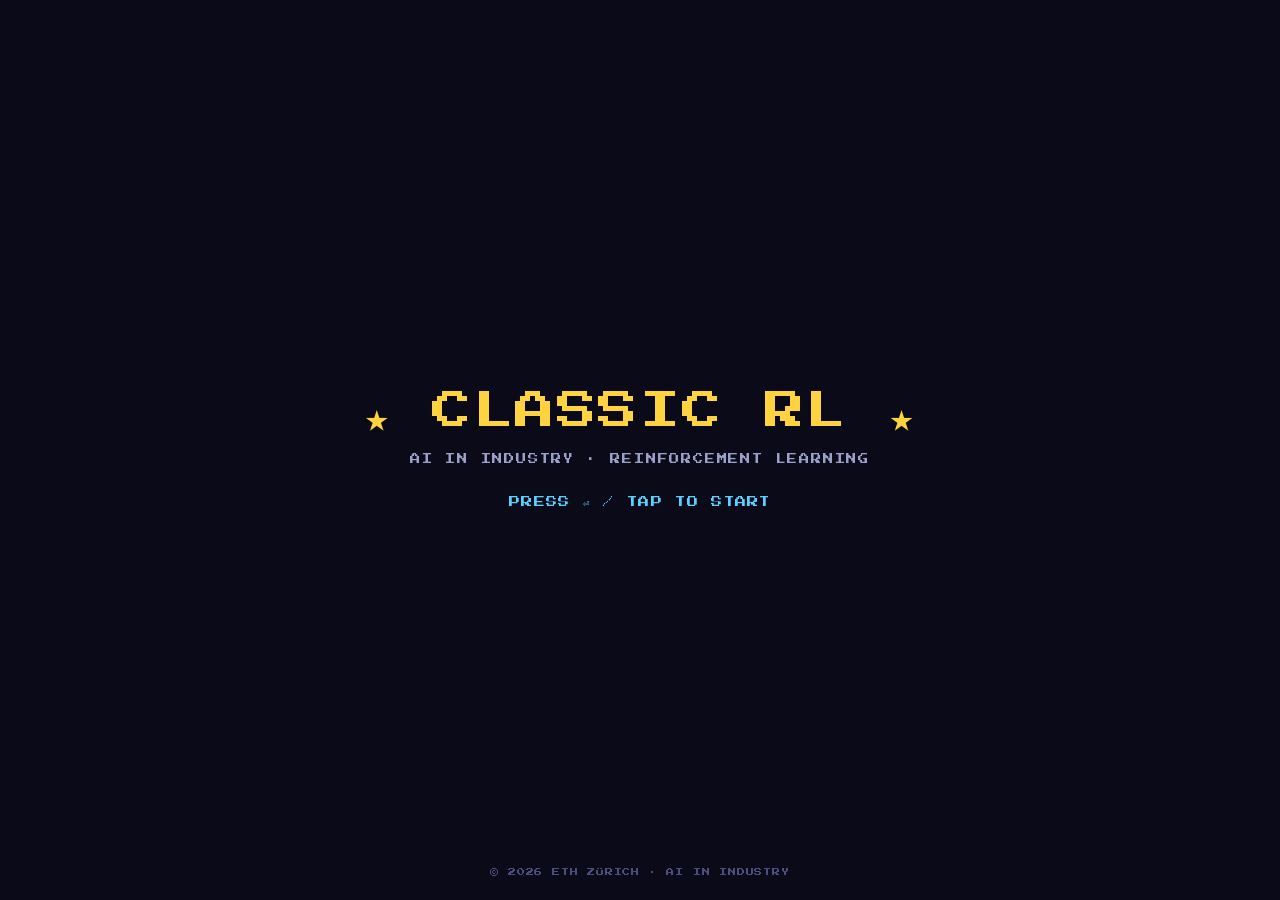
<file: index.html>
<!doctype html>
<html lang="en">
<head>
<meta charset="utf-8">
<meta name="viewport" content="width=device-width, initial-scale=1, viewport-fit=cover">
<meta name="color-scheme" content="dark">
<meta name="theme-color" content="#0a0a18">
<title>CLASSIC RL · arcade · AI in Industry reinforcement learning</title>

<!--
  CLASSIC RL : the arcade front door for the AI in Industry reinforcement-learning
  visualizations, rebuilt as an authentic 1980s ARCADE ATTRACT-MODE screen.

  The entire SCENE (starfield, pixel frame, color-cycling logo, high-score
  list, marquee, sprites, prompts) is rendered on a 320x240 backbuffer
  canvas and integer-scaled up with image-rendering:pixelated, so the pixels
  are genuinely chunky.  The only thing NOT on the canvas is the selectable
  game NAMES: those are a DOM overlay (#names) in Press Start 2P, positioned
  pixel-exactly over the canvas rows so they stay crisp and high-contrast
  (the "BALANCED" brief: true low-res scene, sharp readable names).

  Content lives in cartridges.js (window.GAMES / SPRITES / PX / SPR / EXTRA /
  VIEWS).  The engine + chrome live in js/arcade.css and js/arcade.js.
  The plain editorial list is preserved at list.html.
-->

<link rel="stylesheet" href="css/arcade.css">
</head>

<body>

<!-- the black cabinet letterboxes the integer-scaled backbuffer -->
<div id="cabinet">
  <!-- curved glass holds the scaled canvas + crisp name overlay + CRT glass -->
  <div id="glass">
    <canvas id="scene" width="320" height="240" aria-label="CLASSIC RL arcade attract screen"></canvas>
    <!-- crisp game-name overlay (Press Start 2P), positioned over the rows -->
    <div id="names" role="listbox" aria-label="Select a visualization"></div>
    <!-- CRT glass: scanlines + shadow-mask + vignette + flicker -->
    <div id="crt"></div>
  </div>
</div>

<!-- link bar: floats over the cabinet so it works on file:// and on Pages -->
<div id="links">
  <button id="music-btn" type="button" title="Toggle chiptune music">♪ MUSIC</button>
  <button id="theme-btn" type="button" title="Cycle screen colour (NES / green / amber)">THEME:NES</button>
  <button id="jp-btn" type="button" title="日本語?">日本語?</button>
  <a href="list.html" title="Plain editorial list">▤ PLAIN LIST</a>
</div>

<!-- touch scroll controls: shown on touch / narrow screens when the list overflows -->
<div id="pad">
  <button id="pad-up" type="button" aria-label="Scroll list up">▲</button>
  <button id="pad-dn" type="button" aria-label="Scroll list down">▼</button>
</div>

<!-- boot intro (power-on flourish), drawn over the canvas -->
<div id="boot">
  <div class="boot-flash"></div>
  <div class="boot-logo">★ CLASSIC RL ★</div>
  <div class="boot-sub">AI IN INDUSTRY · REINFORCEMENT LEARNING</div>
  <div class="boot-press">PRESS ⏎ / TAP TO START</div>
  <div class="boot-cp">© 2026 ETH ZÜRICH · AI IN INDUSTRY</div>
</div>

<!-- boot-into-game loading overlay -->
<div id="load">
  <div class="load-t">NOW LOADING</div>
  <div class="load-n" id="load-n">...</div>
  <div class="load-bar"><i id="load-bar"></i></div>
  <div class="load-c">CREDIT 00 · 1 COIN 1 PLAY</div>
</div>

<!-- konami falling-sprite easter-egg layer -->
<div id="fx"></div>

<style>
/*, overlays that sit ABOVE the cabinet (boot / loading / fx) ----
   These are DOM (not canvas) because they cover the whole viewport, but
   they keep the same flat-palette / pixel-font / hard-edge look.        */

#boot{
  position:fixed; inset:0; z-index:60; background:#0a0a18;
  display:flex; flex-direction:column; align-items:center; justify-content:center;
  text-align:center; cursor:pointer; gap:14px;
  font-family:'Press Start 2P', monospace;
}
#boot .boot-flash{
  position:absolute; inset:0; background:#f6f8ff;
  animation:poweron 1s steps(8) forwards;
}
@keyframes poweron{
  0%{opacity:0} 8%{opacity:.95} 12%{transform:scaleY(.01);opacity:1}
  20%{transform:scaleY(.01)} 45%{transform:scaleY(1);opacity:.25} 100%{opacity:0}
}
#boot .boot-logo{
  font-size:clamp(20px,7vw,40px); color:#ffd23f; letter-spacing:.04em;
  opacity:0; animation:bootrise .5s .8s steps(6) forwards;
}
#boot .boot-sub{ font-size:10px; color:#9aa0c8; letter-spacing:.18em;
  opacity:0; animation:bootrise .5s 1.0s steps(6) forwards; }
#boot .boot-press{ margin-top:18px; font-size:11px; color:#5ad0ff; letter-spacing:.12em;
  opacity:0; animation:bootfade .3s 1.6s steps(2) forwards, bootblink 1s 1.9s steps(2) infinite; }
#boot .boot-cp{ position:absolute; bottom:24px; font-size:8px; color:#4a4f80; letter-spacing:.1em; }
@keyframes bootrise{from{opacity:0;transform:translateY(14px)}to{opacity:1;transform:none}}
@keyframes bootfade{to{opacity:1}}
@keyframes bootblink{0%,49%{opacity:1}50%,100%{opacity:0}}

#load{
  position:fixed; inset:0; z-index:70; background:#0a0a18; display:none;
  flex-direction:column; align-items:center; justify-content:center; gap:16px;
  font-family:'Press Start 2P', monospace;
}
#load.on{ display:flex; }
#load .load-t{ font-size:13px; color:#5ad0ff; letter-spacing:.18em; }
#load .load-n{ font-size:11px; color:#f6f8ff; letter-spacing:.06em; text-align:center; padding:0 16px; }
#load .load-bar{ width:min(70vw,320px); height:16px; border:2px solid #5ad0ff; padding:2px; background:#0a0a18; }
#load .load-bar i{ display:block; height:100%; width:0; background:#5ad0ff; }
#load .load-c{ font-size:8px; color:#4a4f80; letter-spacing:.12em; }

/* konami falling sprites */
#fx{ position:fixed; inset:0; z-index:80; pointer-events:none; overflow:hidden; }
#fx .spr{ position:absolute; top:-30px; font-size:18px; color:#5ad0ff;
  animation:fxfall linear forwards; font-family:'Press Start 2P', monospace; }
@keyframes fxfall{ to{ transform:translateY(112vh) rotate(360deg); opacity:.2 } }

@media (prefers-reduced-motion:reduce){
  #boot .boot-flash, #boot .boot-logo, #boot .boot-sub, #boot .boot-press{ animation:none !important; opacity:1 !important; }
  #load .load-bar i{ width:100% !important; }
}
</style>

<script src="cartridges.js"></script>
<script src="js/arcade.js"></script>
</body>
</html>
</file>
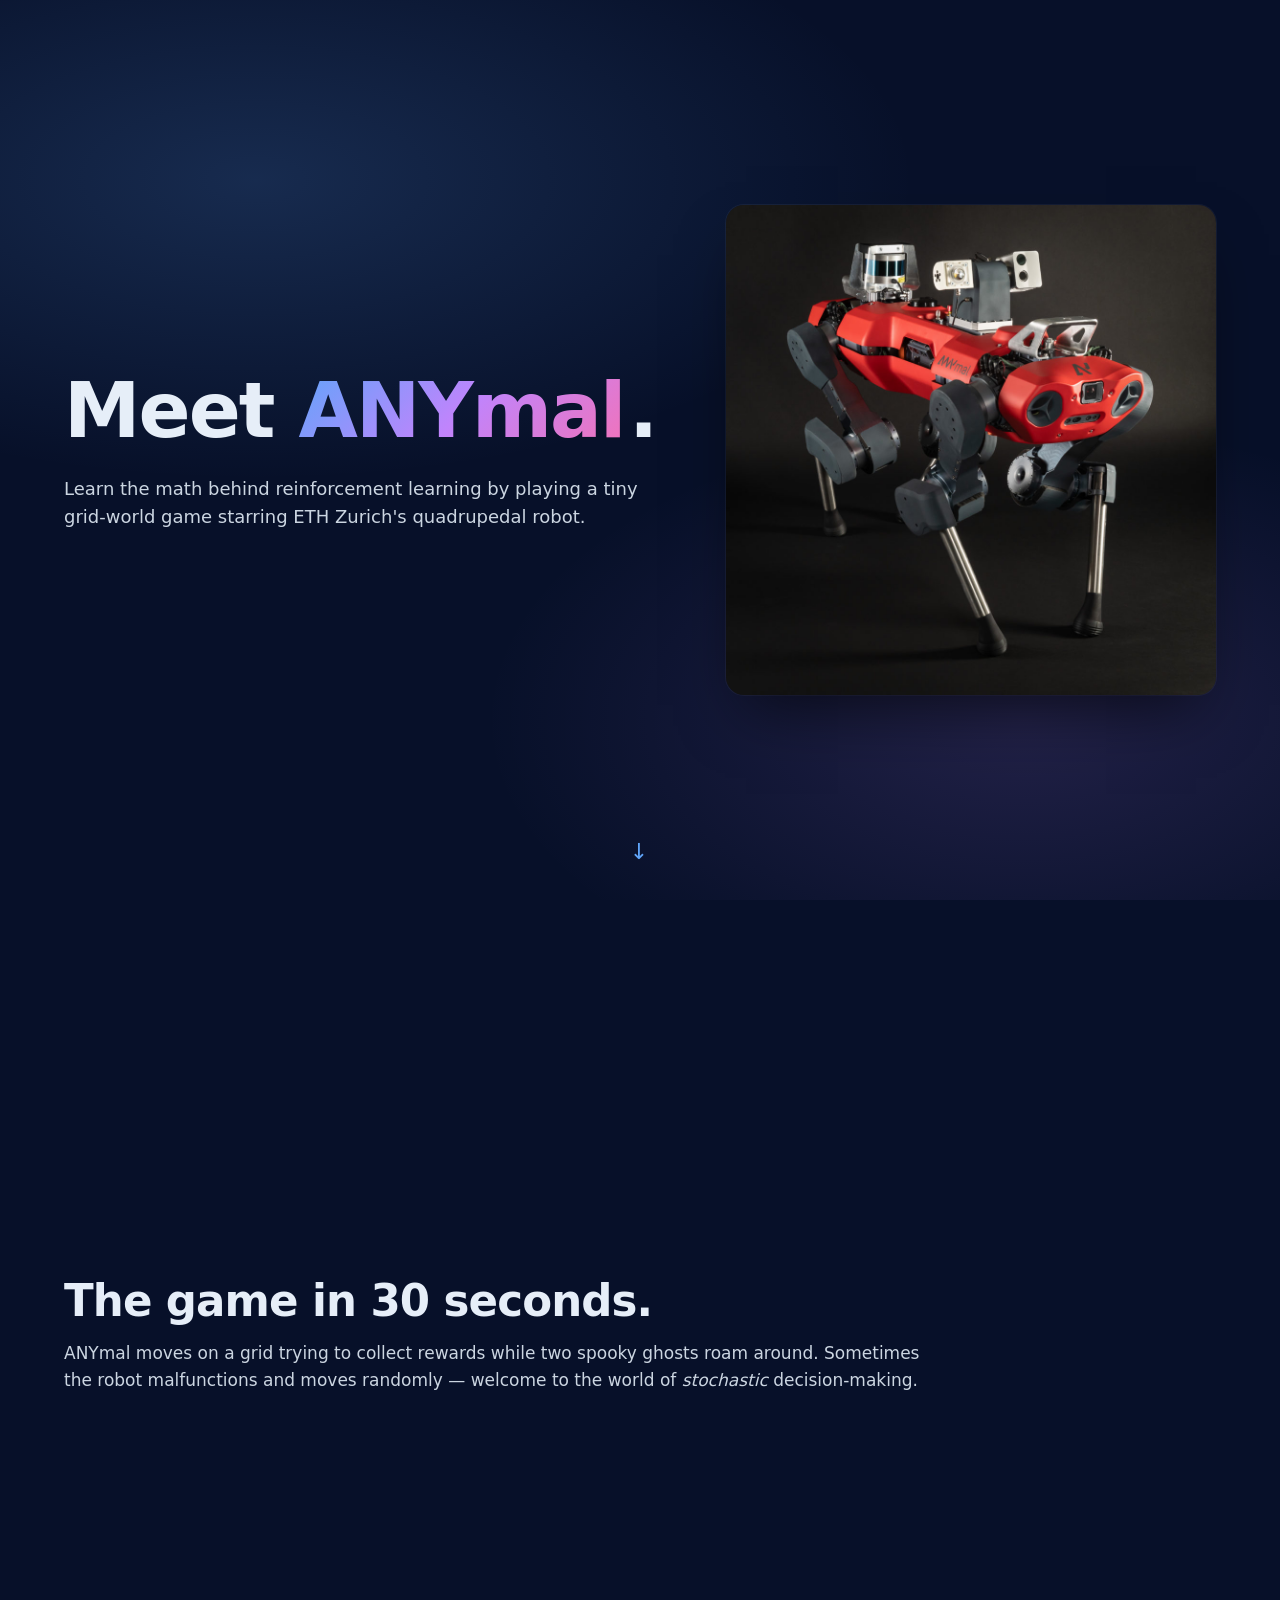
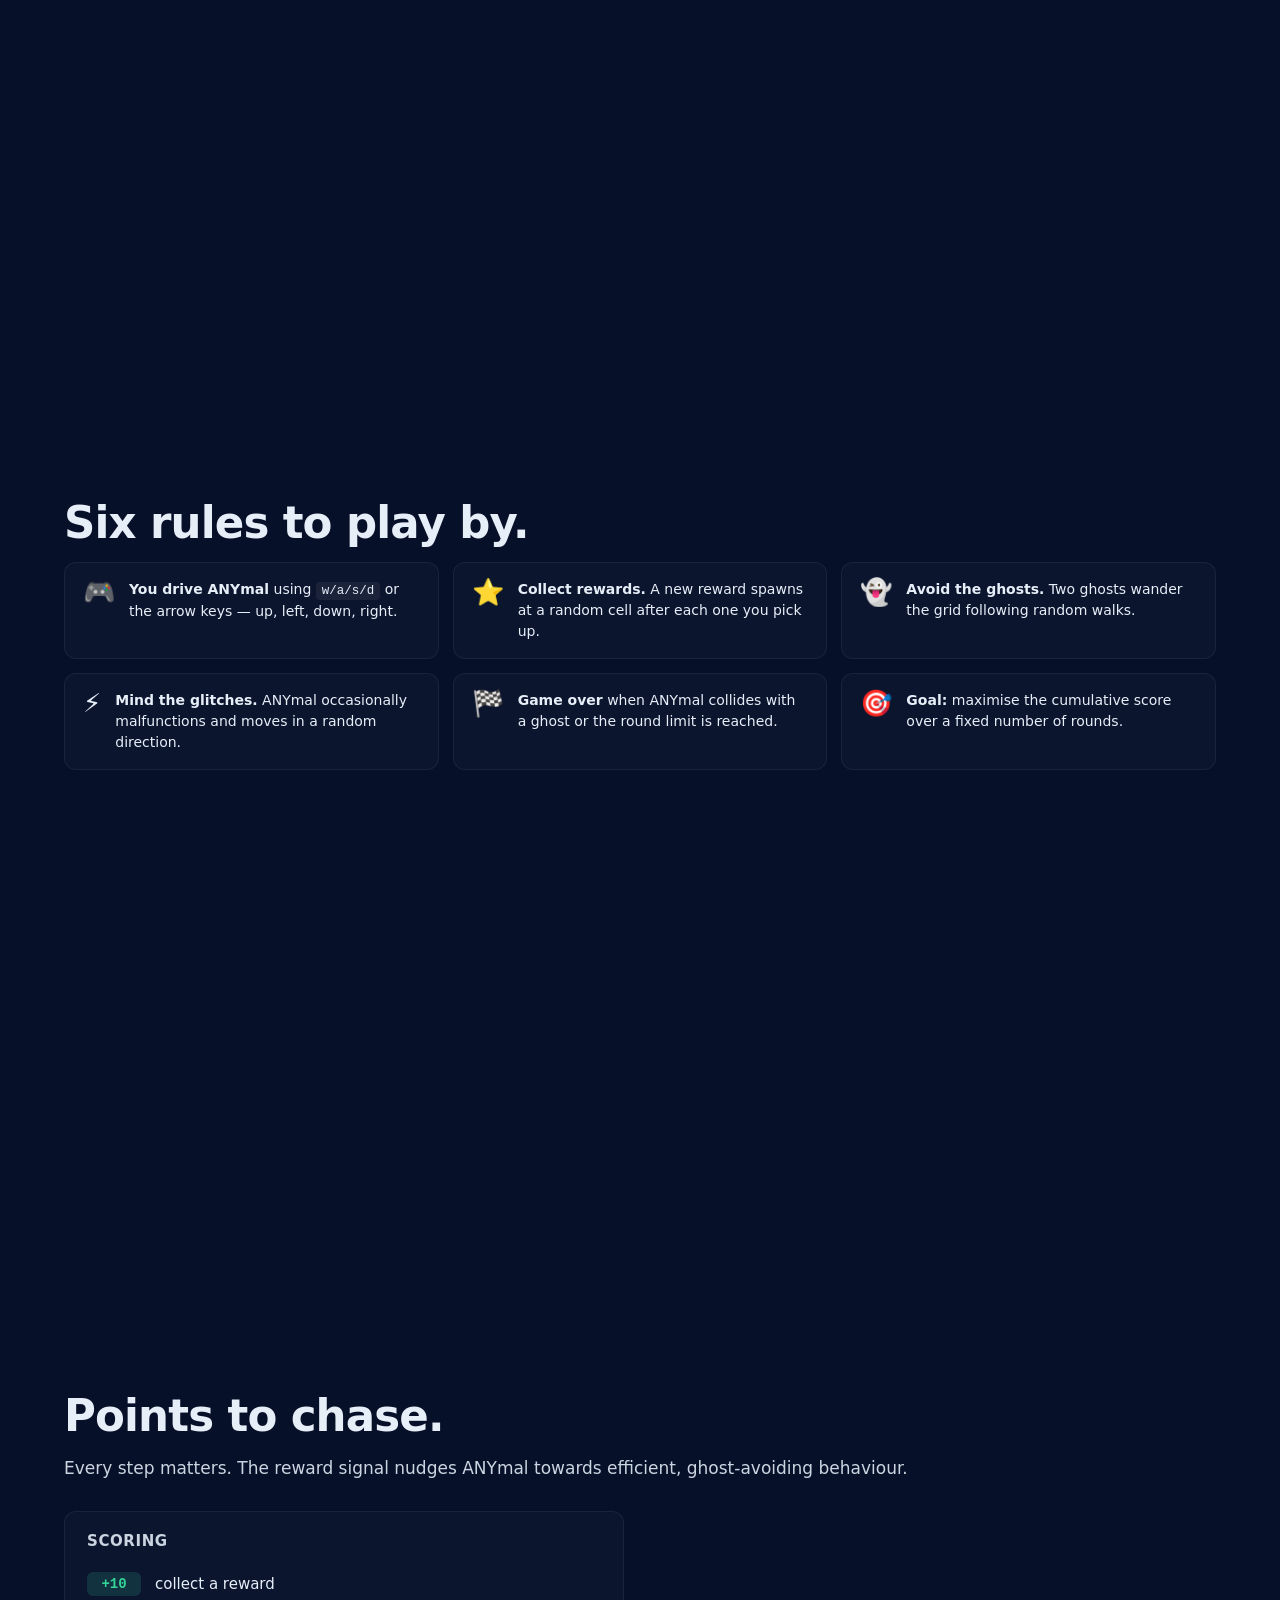
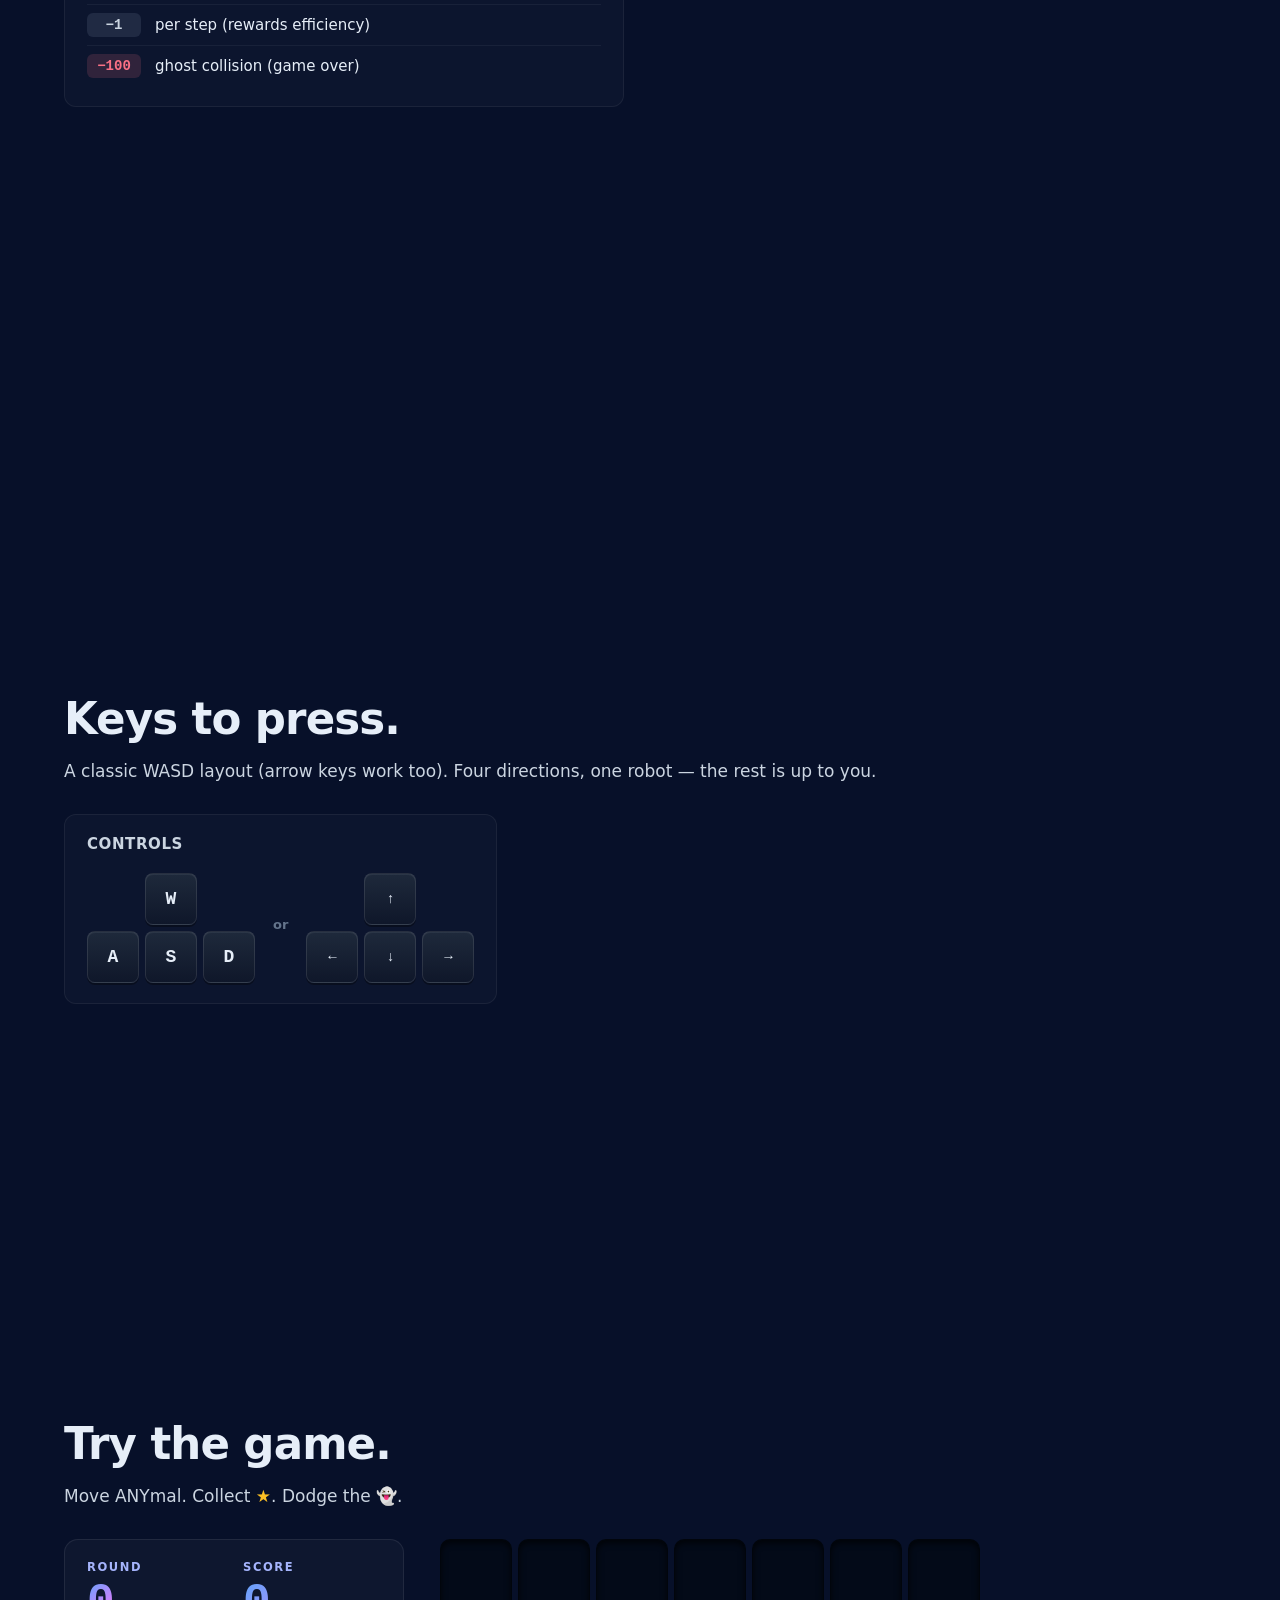
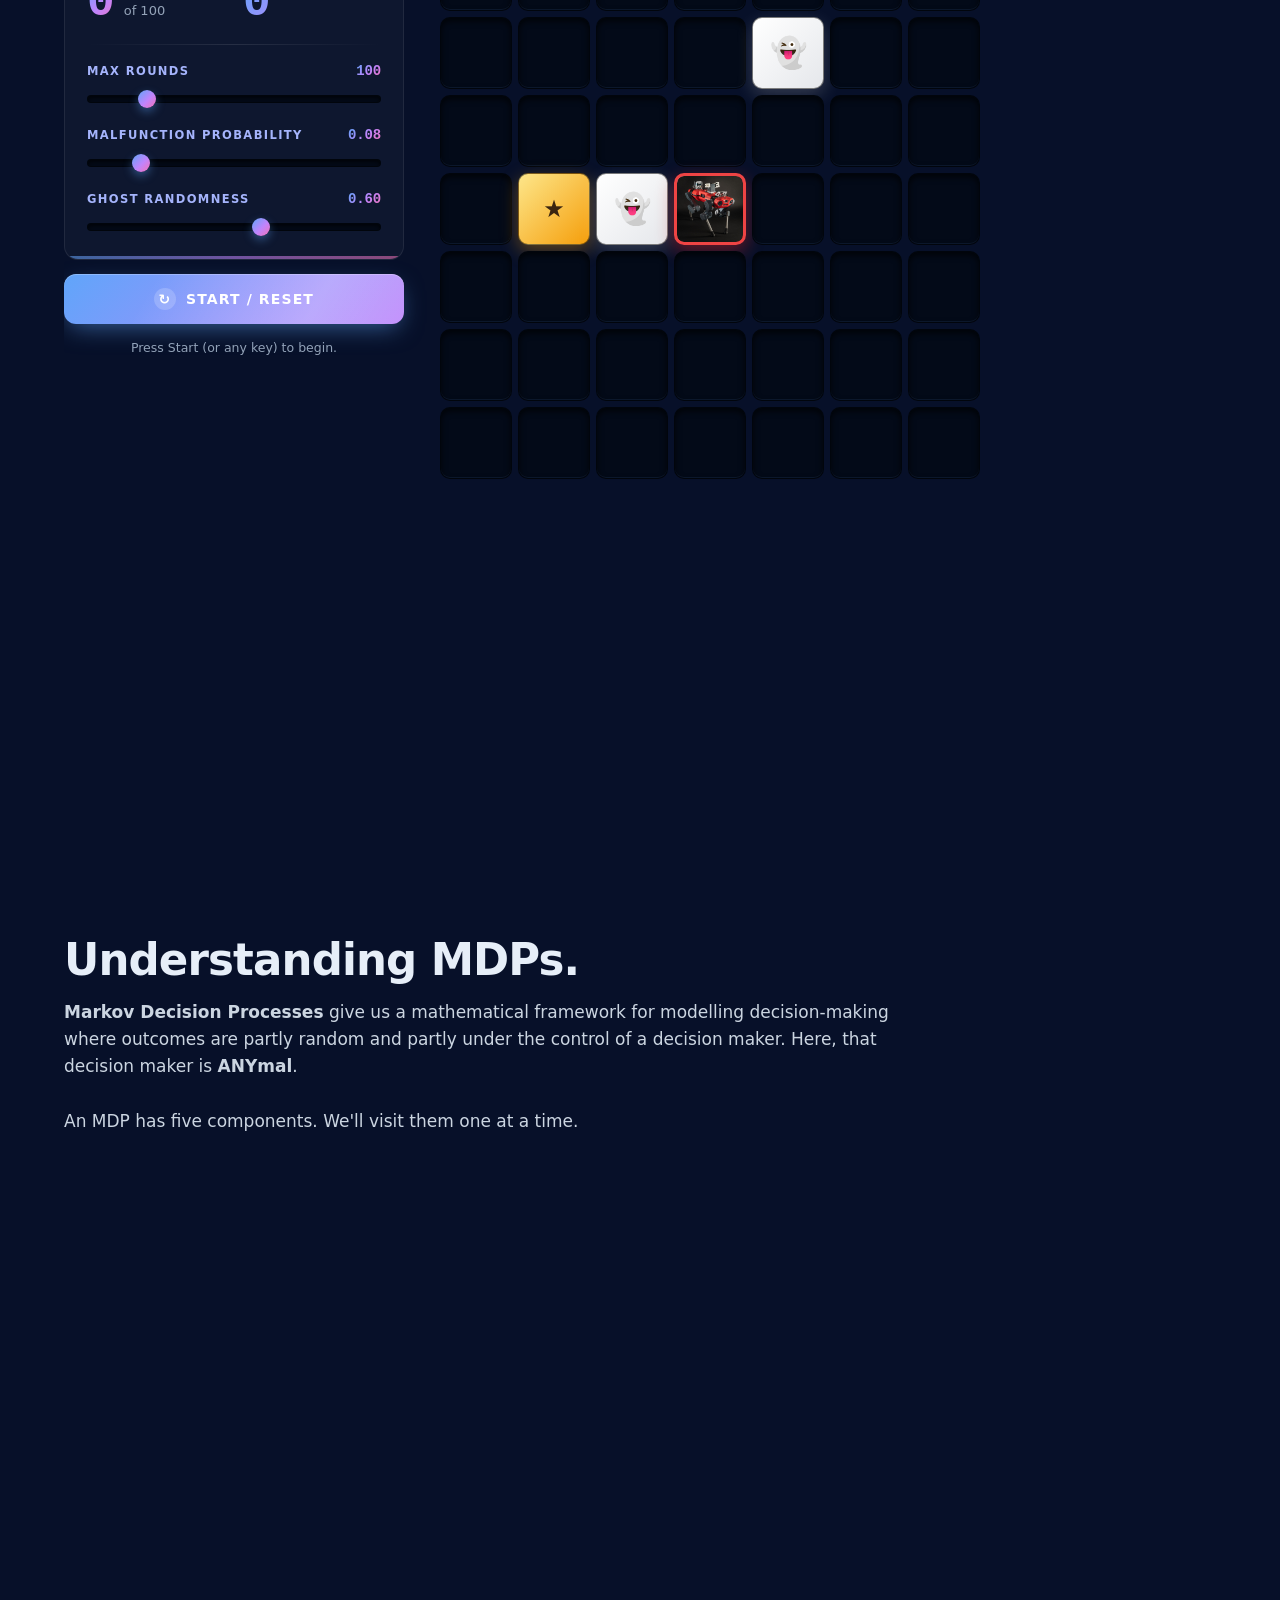
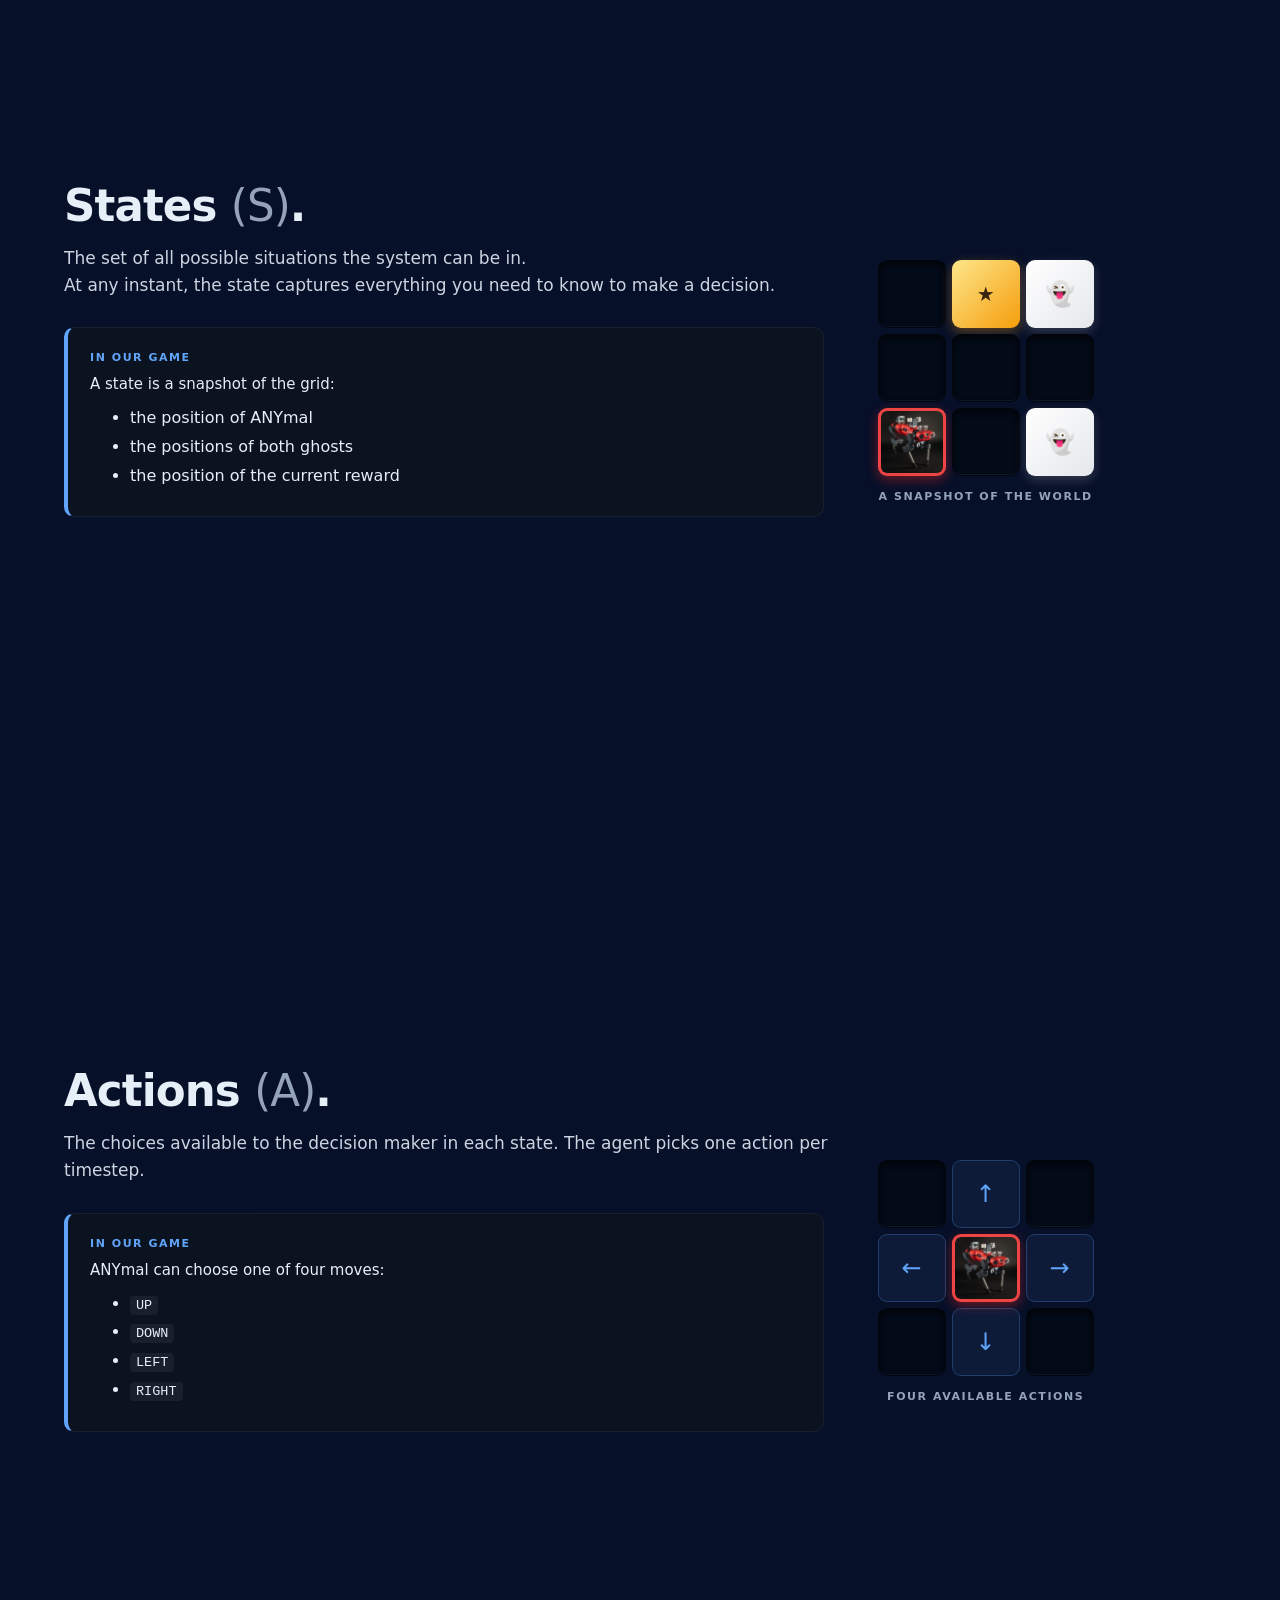
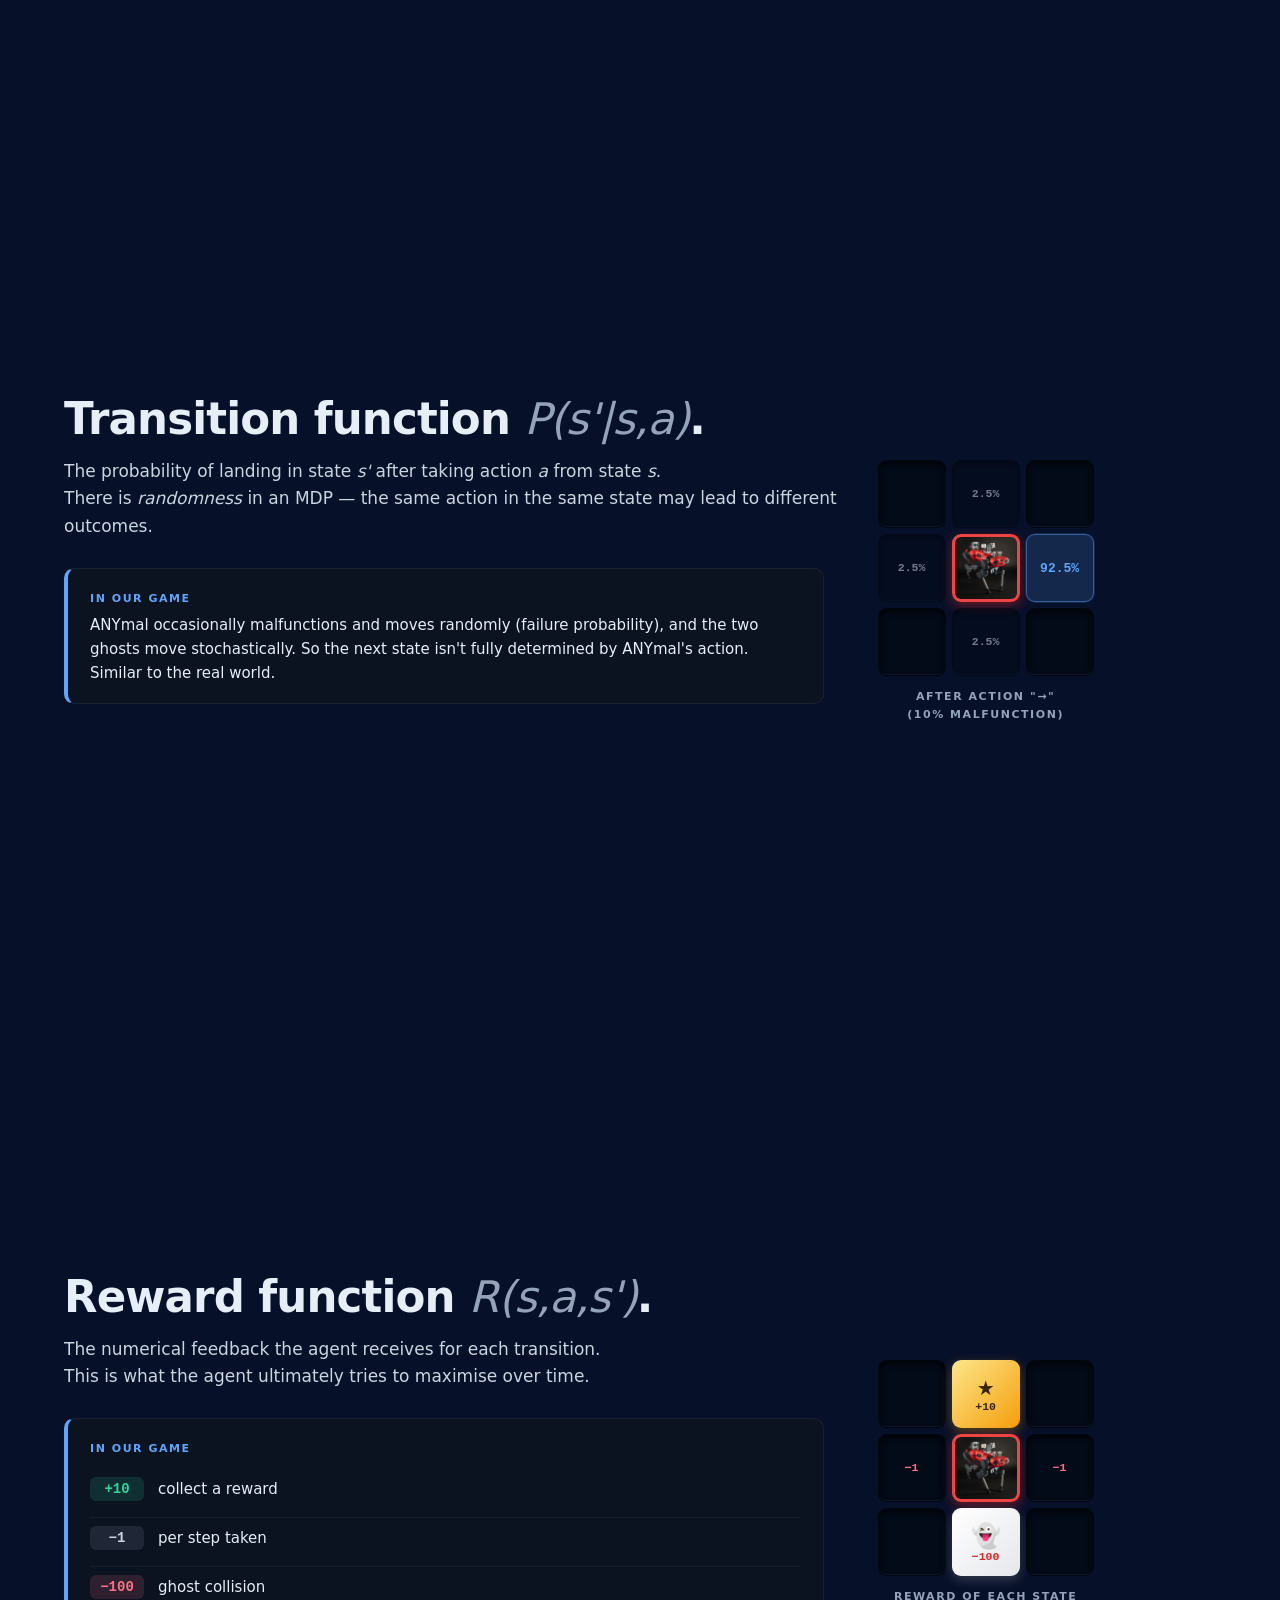
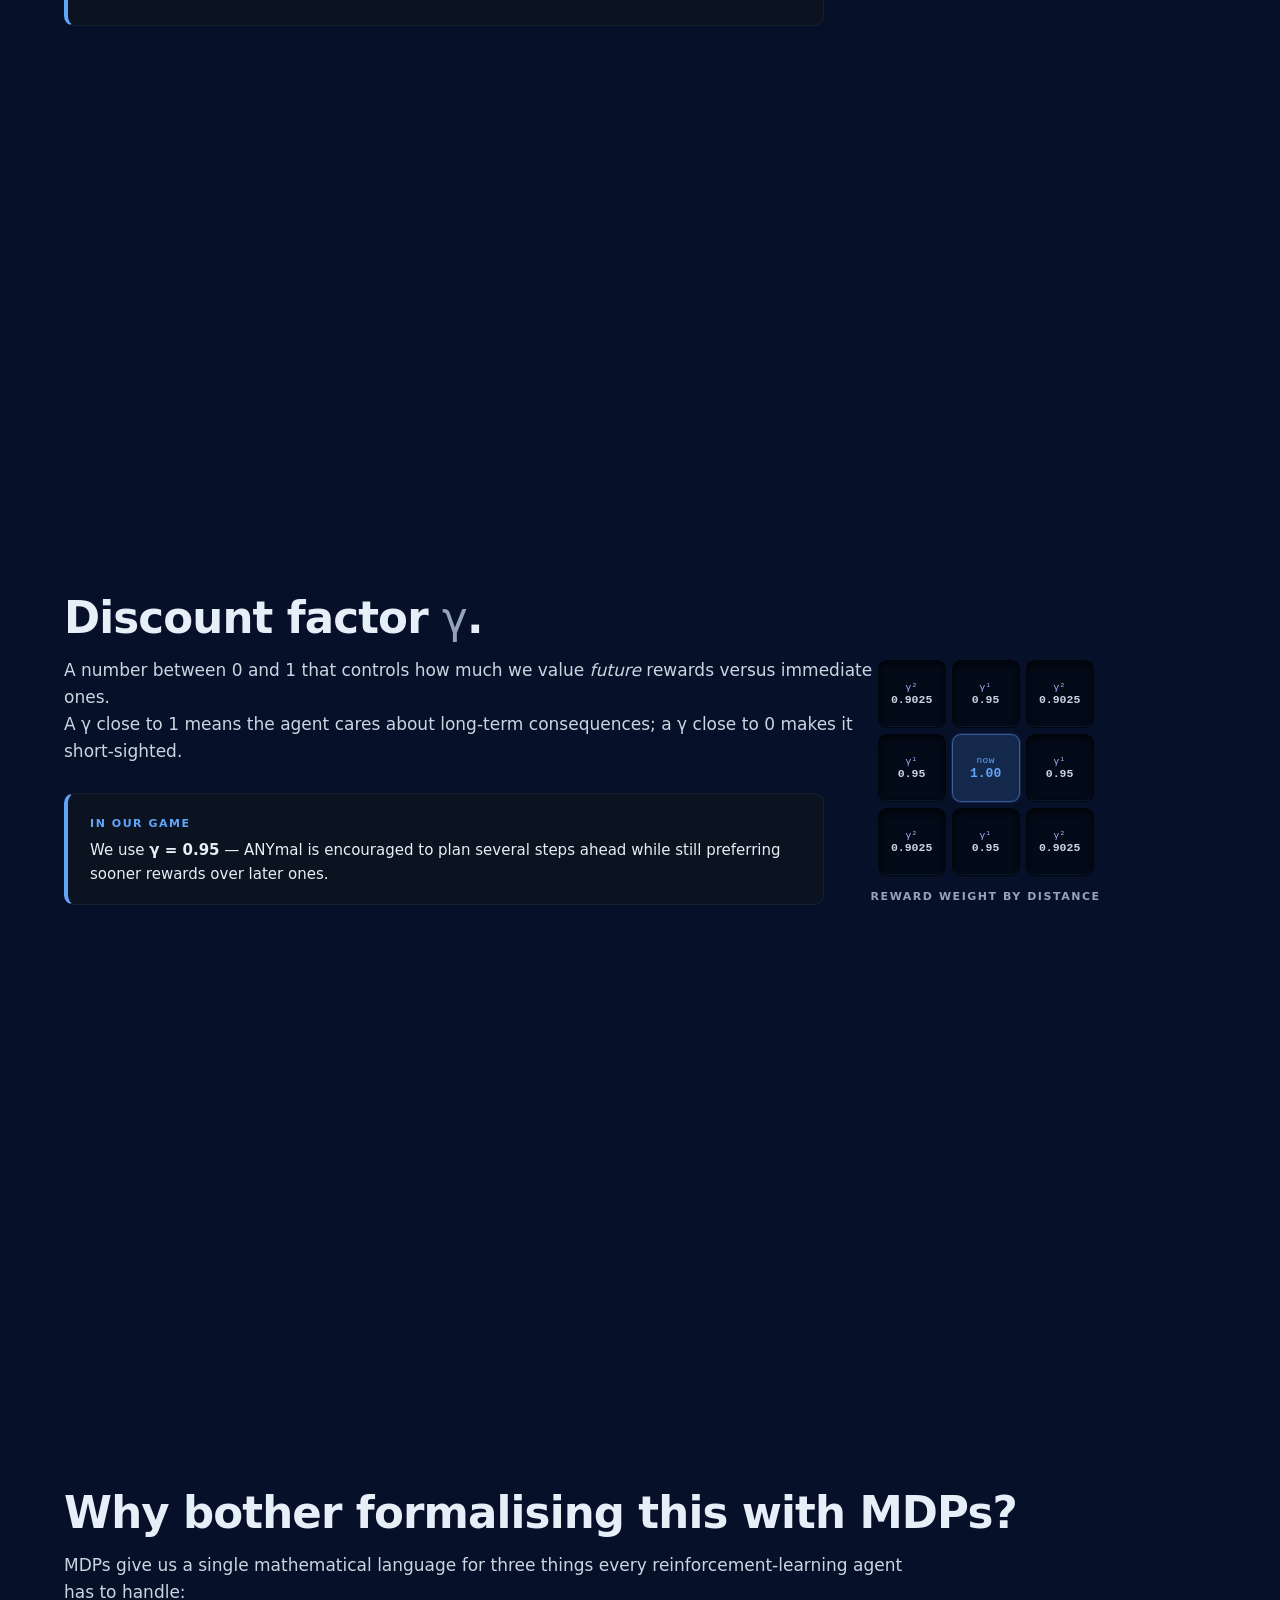
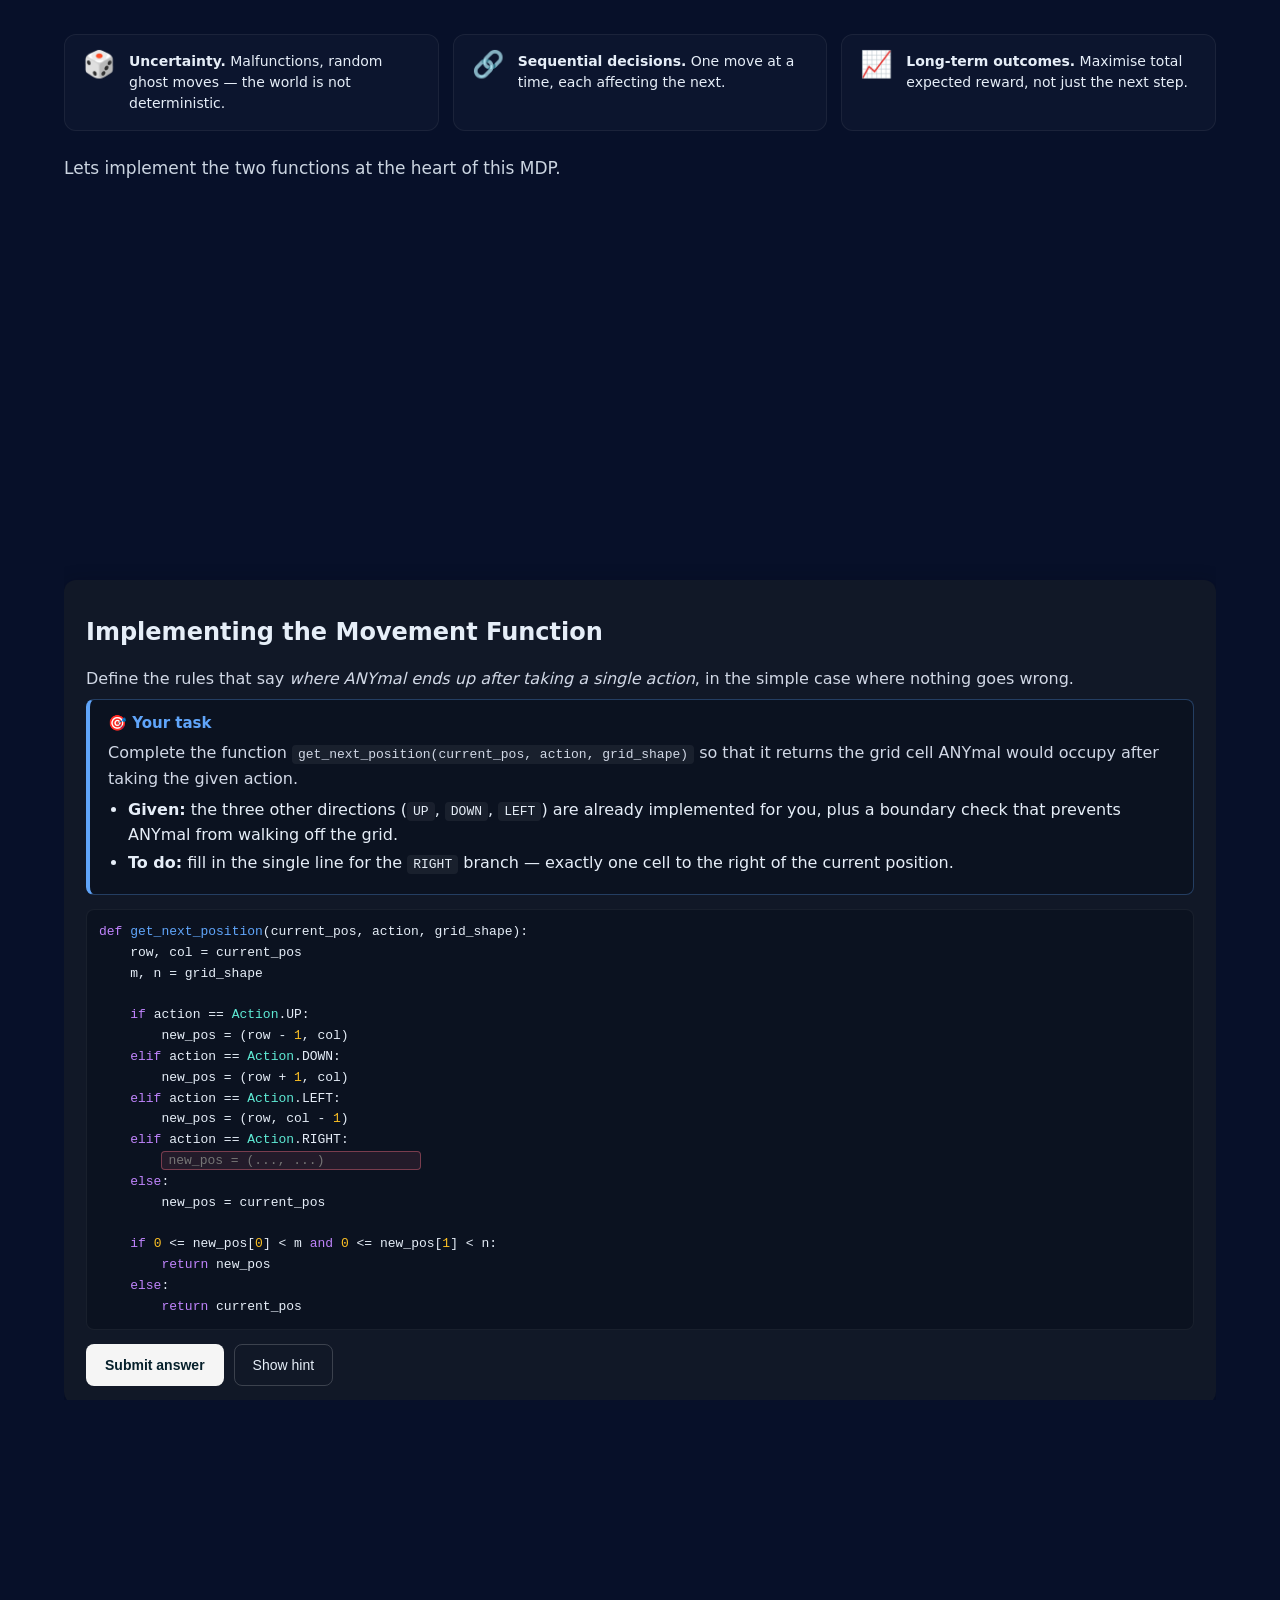
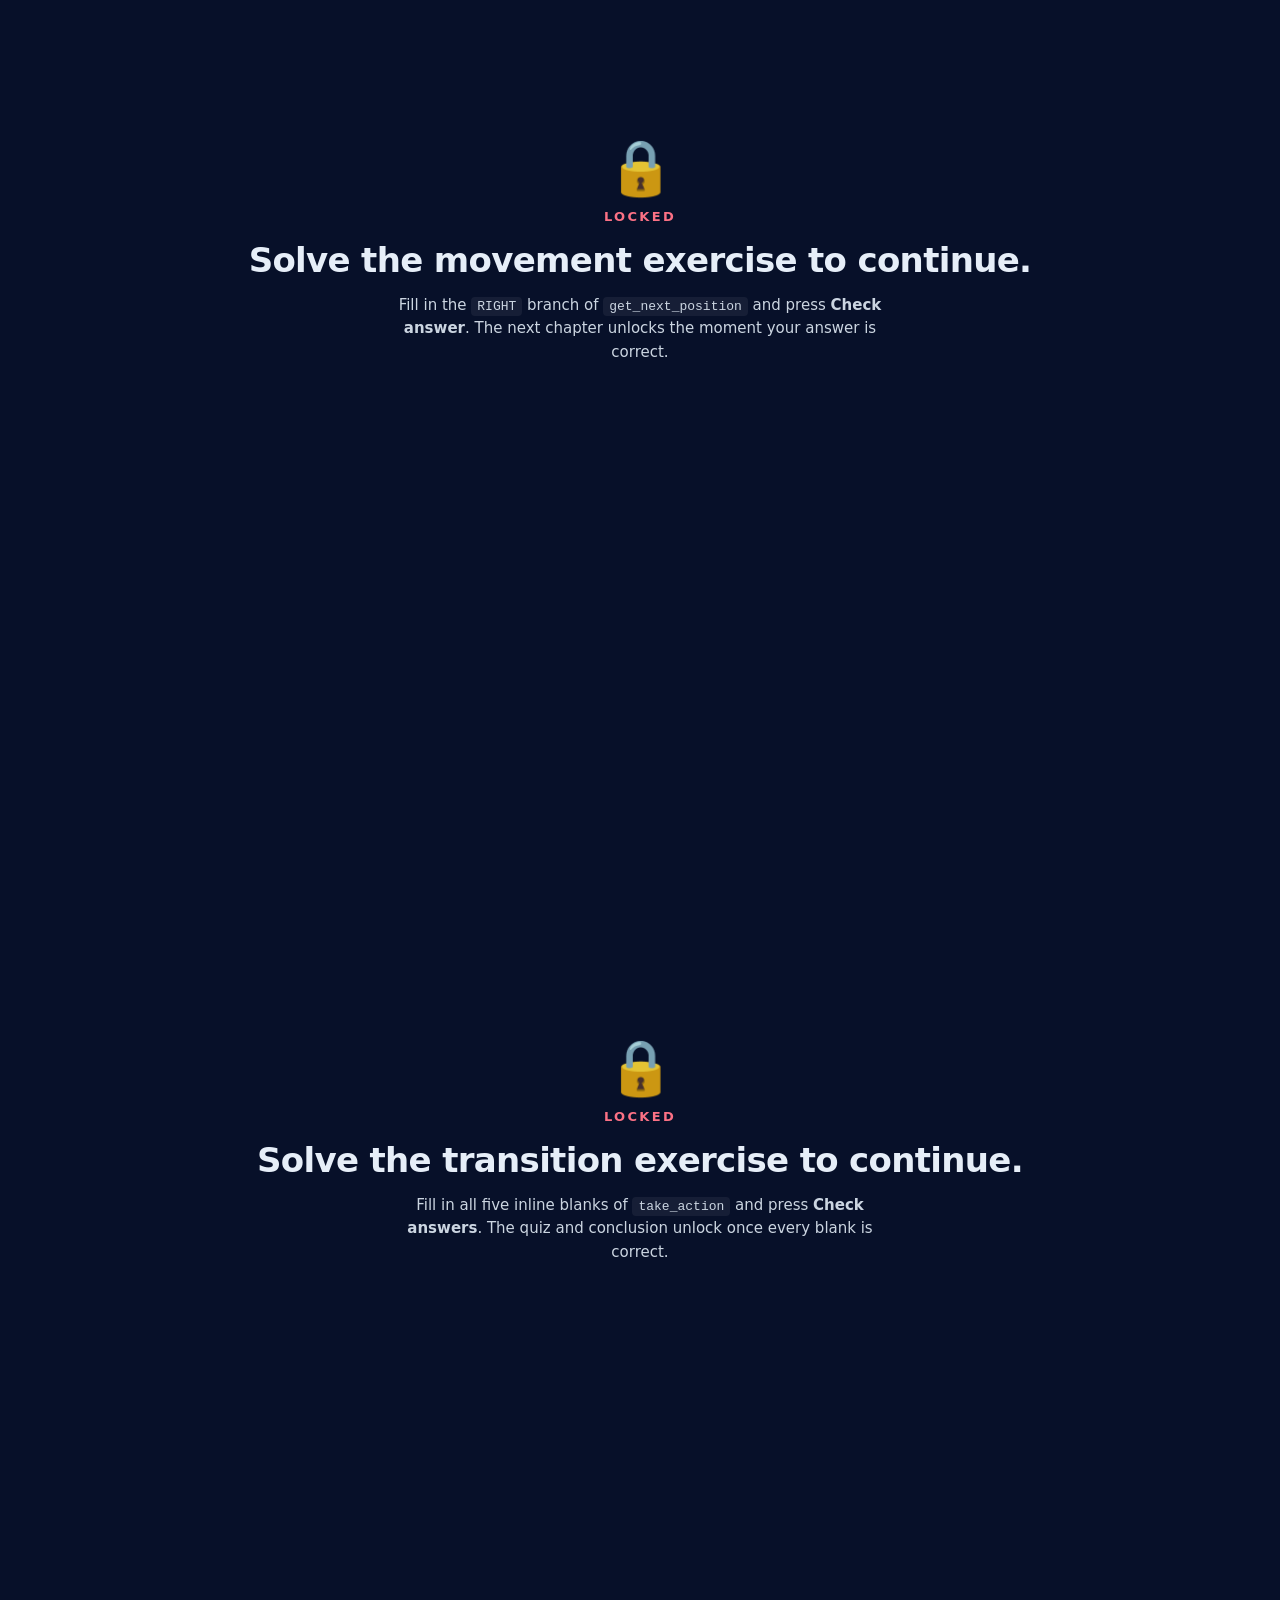
<file: anymal-mdp/index.html>
<!doctype html>
<html lang="en">
<head>
<meta charset="utf-8" />
<meta name="viewport" content="width=device-width,initial-scale=1" />
<title>ANYmal MDP Course</title>
<style>
  :root{--bg:#071029;--card:#111827;--accent:#f5f5f5;--muted:#94a3b8;--ok:#34d399;--bad:#fb7185;--info:#60a5fa}
  *{box-sizing:border-box}
  html,body{margin:0;min-height:100%;font-family:Inter,ui-sans-serif,system-ui,Segoe UI,Roboto,'Helvetica Neue',Arial;background:#071029;color:#e6eef8}
  html{scroll-behavior:smooth;scroll-snap-type:y mandatory}
  @media (prefers-reduced-motion: reduce){html{scroll-behavior:auto}}
  /* Exercise slides taller than the viewport scroll internally */
  .segment.slide-scroll{height:100vh;overflow-y:auto;display:block;overflow:hidden auto;scroll-snap-align:start}
  header{position:sticky;top:0;z-index:10;background:rgba(7,16,41,0.92);backdrop-filter:blur(6px);border-bottom:1px solid rgba(255,255,255,0.05);padding:14px 24px}
  header .inner{display:flex;align-items:center;gap:18px;max-width:1280px;margin:0 auto}
  header h1{margin:0;font-size:18px}
  nav{display:flex;gap:6px;flex-wrap:wrap;margin-left:auto}
  nav button{background:transparent;border:1px solid rgba(255,255,255,0.08);padding:8px 14px;border-radius:8px;color:#e6eef8;cursor:pointer;font-size:13px}
  nav button.active{background:var(--accent);color:#06202b;border-color:var(--accent);font-weight:600}
  main{max-width:none;width:100%;margin:0;padding:20px 64px 12px 64px}
  .page{display:block}
  .page h2{scroll-margin-top:24px}

  /* Scroll segments — each fills a viewport so content appears one slide at a time */
  .segment{height:100vh;display:flex;flex-direction:column;justify-content:center;padding:80px 0;overflow:hidden;scroll-snap-align:start}
  .segment-inner{width:100%}
  .segment-heading{font-size:clamp(28px,3.4vw,44px);font-weight:800;letter-spacing:-0.02em;margin:0 0 14px 0;line-height:1.1}
  .segment-lead{color:#cbd5e1;font-size:17px;line-height:1.6;margin:0 0 28px 0;max-width:80ch}
  .segment-eyebrow{display:inline-block;letter-spacing:0.12em;text-transform:uppercase;font-size:11.5px;font-weight:600;color:#a5b4fc;background:rgba(165,180,252,0.10);border:1px solid rgba(165,180,252,0.25);padding:5px 12px;border-radius:999px;margin-bottom:18px}
  .concept-card{background:#0b1220;border:1px solid rgba(255,255,255,0.06);border-left:4px solid var(--info);border-radius:10px;padding:18px 22px;margin-top:0}
  .concept-card .concept-tag{display:inline-block;font-size:11px;letter-spacing:0.14em;text-transform:uppercase;font-weight:600;color:var(--info);margin-bottom:8px}
  .concept-card p{margin:0;color:#e6eef8;line-height:1.6;font-size:15px}
  .concept-card code{font-size:13.5px}

  /* Per-component 3x3 visualisations — text full width, viz pinned right + vertically centred on the segment */
  .mdp-segment{position:relative}
  .mdp-segment .segment-inner{padding-right:max(300px, 26vw)}
  .mdp-segment .concept-card{max-width:760px}
  .mdp-segment .mdp-viz{position:absolute;right:64px;width:max(300px, 26vw);top:40%;transform:translateY(-50%)}
  @media (max-width:1100px){
    .mdp-segment{position:static}
    .mdp-segment .segment-inner{padding-right:0}
    .mdp-segment .mdp-viz{position:static;transform:none;margin:24px auto 0 auto}
  }
  .mdp-viz{display:flex;flex-direction:column;align-items:center;gap:12px;flex-shrink:0}
  .mdp-grid{display:grid;grid-template-columns:repeat(3,68px);grid-template-rows:repeat(3,68px);gap:6px}
  .mdp-cell{background:#030a18;border-radius:9px;border:1px solid rgba(0,0,0,0.5);box-shadow:inset 0 3px 6px rgba(0,0,0,0.7),inset 0 -1px 0 rgba(96,165,250,0.10);display:flex;flex-direction:column;align-items:center;justify-content:center;gap:1px;font-size:20px;color:#e6eef8;position:relative}
  .mdp-cell.is-anymal{background:linear-gradient(135deg,#fb7185,#dc2626);color:#fff;font-weight:800;font-size:18px;border:3px solid #ef4444;box-shadow:0 4px 12px rgba(220,38,38,0.45);overflow:hidden;padding:0}
  .mdp-cell.is-anymal .anymal-mini-img{width:100%;height:100%;object-fit:cover;display:block;border-radius:5px}
  .mdp-cell.is-ghost{background:linear-gradient(135deg,#ffffff,#e5e7eb);color:#1f2937;font-size:24px;border:none;box-shadow:0 4px 12px rgba(255,255,255,0.18)}
  .mdp-cell.is-reward{background:linear-gradient(135deg,#fde68a,#f59e0b);color:#3a2510;font-size:20px;border:none;box-shadow:0 4px 12px rgba(245,158,11,0.35)}
  .mdp-cell.is-arrow{color:#60a5fa;font-size:24px;background:rgba(96,165,250,0.08);border-color:rgba(96,165,250,0.25);box-shadow:none}
  .mdp-cell.is-now{background:rgba(96,165,250,0.16);border:1px solid rgba(96,165,250,0.45);box-shadow:0 0 0 1px rgba(96,165,250,0.15)}
  .mdp-cell.dim{opacity:0.55}
  .mdp-num{font-family:ui-monospace,SFMono-Regular,Menlo,monospace;font-size:11.5px;color:#cbd5e1;font-weight:700;line-height:1}
  .mdp-num.hi{color:#60a5fa;font-size:13px}
  .mdp-sub{font-family:ui-monospace,Menlo,monospace;font-size:9.5px;color:#a5b4fc;letter-spacing:0.04em;line-height:1}
  .mdp-pos{color:var(--ok)}
  .mdp-neg{color:var(--bad)}
  .mdp-caption{font-size:11px;color:var(--muted);letter-spacing:0.14em;text-transform:uppercase;font-weight:600;margin:0;text-align:center}
  .why-grid{display:grid;grid-template-columns:repeat(3,1fr);gap:14px;margin-top:14px}
  @media (max-width:900px){.why-grid{grid-template-columns:1fr}}

  /* Scroll-reveal */
  .reveal{opacity:0;transform:translateY(28px);transition:opacity .8s ease, transform .8s cubic-bezier(.2,.7,.2,1)}
  .reveal.in{opacity:1;transform:translateY(0)}
  .reveal.d1{transition-delay:.10s}
  .reveal.d2{transition-delay:.25s}
  .reveal.d3{transition-delay:.40s}
  .reveal.d4{transition-delay:.55s}
  .reveal.d5{transition-delay:.70s}
  @media (prefers-reduced-motion: reduce){
    .reveal{opacity:1;transform:none;transition:none}
  }
  h2{margin:0 0 16px 0}
  .card{background:var(--card);padding:18px 22px;border-radius:12px;box-shadow:0 6px 20px rgba(2,6,23,0.4)}
  .card + .card{margin-top:14px}
  h2{margin:0 0 12px 0;font-size:20px}
  h3{margin:14px 0 8px 0;font-size:15.5px}
  p,ul{margin:8px 0}
  p{line-height:1.6;color:#d1d8e6}
  ul{line-height:1.8}
  .lead{color:var(--muted)}
  img.anymal{max-width:400px;width:100%;border-radius:8px;display:block;margin:8px 0}
  /* ===== Embedded ANYmal game ===== */
  .game-stage{display:grid;grid-template-columns:340px 1fr 340px;gap:36px;align-items:start;margin-top:28px}
  .game-spacer{display:block}
  .game-left{display:flex;flex-direction:column;gap:14px;min-width:0}
  .control-panel{position:relative;background:rgba(255,255,255,0.03);border:1px solid rgba(255,255,255,0.08);border-radius:14px;padding:20px 22px;overflow:hidden;display:flex;flex-direction:column;gap:18px}
  .control-panel::before{content:"";position:absolute;inset:auto 0 0 0;height:3px;background:linear-gradient(90deg,#60a5fa,#c084fc,#f472b6);opacity:0.55}
  .stats-row{display:grid;grid-template-columns:1fr 1fr;gap:18px}
  .stat-block{display:flex;flex-direction:column}
  .panel-divider{height:1px;background:linear-gradient(90deg,transparent,rgba(255,255,255,0.10),transparent)}
  .settings-list{display:flex;flex-direction:column;gap:16px}
  .stat-label{font-size:11.5px;letter-spacing:0.14em;text-transform:uppercase;font-weight:600;color:#a5b4fc;margin-bottom:6px}
  .stat-row{display:flex;align-items:baseline;gap:10px}
  .stat-value{font-family:ui-monospace,SFMono-Regular,Menlo,Consolas,monospace;font-size:46px;font-weight:800;line-height:1;letter-spacing:-0.02em;background:linear-gradient(135deg,#60a5fa 0%,#c084fc 55%,#f472b6 100%);-webkit-background-clip:text;background-clip:text;color:transparent}
  .stat-meta{font-size:13px;color:var(--muted)}
  .game-settings{display:flex;flex-direction:column;gap:18px}
  .setting{display:flex;flex-direction:column;gap:8px}
  .setting label{font-size:11.5px;letter-spacing:0.12em;text-transform:uppercase;font-weight:600;color:#a5b4fc;display:flex;justify-content:space-between;align-items:baseline}
  .setting .setting-val{font-family:ui-monospace,Menlo,monospace;font-size:14px;font-weight:700;letter-spacing:-0.01em;background:linear-gradient(135deg,#60a5fa 0%,#c084fc 55%,#f472b6 100%);-webkit-background-clip:text;background-clip:text;color:transparent;text-transform:none}
  .setting input[type=range]{-webkit-appearance:none;appearance:none;width:100%;height:24px;background:transparent;margin:0;padding:0;cursor:pointer}
  .setting input[type=range]:focus{outline:none}
  .setting input[type=range]::-webkit-slider-runnable-track{height:8px;border-radius:999px;background:#030a18;border:1px solid rgba(0,0,0,0.5);box-shadow:inset 0 2px 4px rgba(0,0,0,0.7)}
  .setting input[type=range]::-moz-range-track{height:8px;border-radius:999px;background:#030a18;border:1px solid rgba(0,0,0,0.5);box-shadow:inset 0 2px 4px rgba(0,0,0,0.7)}
  .setting input[type=range]::-webkit-slider-thumb{-webkit-appearance:none;appearance:none;width:18px;height:18px;border-radius:50%;background:linear-gradient(135deg,#60a5fa 0%,#c084fc 55%,#f472b6 100%);border:none;box-shadow:0 4px 10px rgba(96,165,250,0.4);margin-top:-6px;cursor:grab;transition:transform .12s}
  .setting input[type=range]::-webkit-slider-thumb:hover{transform:scale(1.1)}
  .setting input[type=range]::-webkit-slider-thumb:active{cursor:grabbing;transform:scale(1.05)}
  .setting input[type=range]::-moz-range-thumb{width:18px;height:18px;border-radius:50%;background:linear-gradient(135deg,#60a5fa 0%,#c084fc 55%,#f472b6 100%);border:none;box-shadow:0 4px 10px rgba(96,165,250,0.4);cursor:grab;transition:transform .12s}
  .setting input[type=range]::-moz-range-thumb:hover{transform:scale(1.1)}
  .game-log{font-size:12.5px;color:var(--muted);text-align:center;margin-top:2px;min-height:18px}
  .game-btn{position:relative;display:flex;align-items:center;justify-content:center;gap:10px;width:100%;padding:14px 18px;border-radius:12px;border:none;cursor:pointer;font-family:inherit;font-size:14px;font-weight:700;letter-spacing:0.08em;text-transform:uppercase;color:#fff;background:linear-gradient(135deg,#60a5fa 0%,#c084fc 55%,#f472b6 100%);background-size:200% 100%;background-position:0% 50%;box-shadow:0 8px 24px -6px rgba(96,165,250,0.55),inset 0 1px 0 rgba(255,255,255,0.25);transition:background-position .4s ease,transform .12s ease,box-shadow .2s ease;overflow:hidden}
  .game-btn::after{content:"";position:absolute;inset:0;background:linear-gradient(120deg,transparent 30%,rgba(255,255,255,0.25) 50%,transparent 70%);background-size:250% 100%;background-position:200% 0;transition:background-position .55s ease;pointer-events:none}
  .game-btn:hover{background-position:100% 50%;box-shadow:0 12px 30px -8px rgba(192,132,252,0.6),inset 0 1px 0 rgba(255,255,255,0.3);transform:translateY(-1px)}
  .game-btn:hover::after{background-position:-100% 0}
  .game-btn:active{transform:translateY(0) scale(0.985)}
  .game-btn:focus-visible{outline:2px solid #c084fc;outline-offset:2px}
  .game-btn-icon{display:inline-flex;align-items:center;justify-content:center;width:22px;height:22px;border-radius:50%;background:rgba(255,255,255,0.18);font-size:14px;font-weight:700;line-height:1}
  .game-btn:hover .game-btn-icon{animation:spin 0.6s ease}
  @keyframes spin{from{transform:rotate(0deg)}to{transform:rotate(360deg)}}
  .game-right{display:flex;justify-content:center;align-items:center}
  .game-grid{display:grid;grid-template-columns:repeat(7,1fr);gap:6px;background:transparent;border:none;padding:0;box-shadow:none}
  .game-cell{width:72px;height:72px;display:flex;align-items:center;justify-content:center;border-radius:10px;background:#030a18;border:1px solid rgba(0,0,0,0.5);font-size:26px;transition:transform .12s,background .15s;box-shadow:inset 0 3px 6px rgba(0,0,0,0.7),inset 0 -1px 0 rgba(96,165,250,0.10)}
  .game-cell.anymal{background:linear-gradient(135deg,#fb7185,#dc2626);color:#fff;font-weight:800;font-size:24px;box-shadow:0 6px 18px rgba(220,38,38,0.45);overflow:hidden;padding:0;border:3px solid #ef4444}
  .game-cell.anymal .anymal-img{width:100%;height:100%;object-fit:cover;display:block;border-radius:7px}
  .game-cell.ghost{background:linear-gradient(135deg,#ffffff,#e5e7eb);font-size:30px;box-shadow:0 6px 18px rgba(255,255,255,0.18)}
  .game-cell.reward{background:linear-gradient(135deg,#fde68a,#f59e0b);color:#3a2510;font-size:24px;box-shadow:0 6px 18px rgba(245,158,11,0.35)}
  @media (max-width:1100px){.game-stage{grid-template-columns:1fr}.game-right{order:-1}.game-spacer{display:none}}
  @media (max-width:600px){.game-cell{width:42px;height:42px;font-size:18px}}
  textarea.code{width:100%;min-height:160px;font-family:ui-monospace,SFMono-Regular,Menlo,Consolas,monospace;font-size:13px;padding:12px;border-radius:8px;background:#0b1220;color:#e6eef8;border:1px solid rgba(255,255,255,0.08);resize:vertical;tab-size:4}
  pre.template{background:#0b1220;border:1px solid rgba(255,255,255,0.06);padding:12px;border-radius:8px;overflow:auto;font-size:13px;line-height:1.6;font-family:ui-monospace,SFMono-Regular,Menlo,Consolas,monospace;color:#e6eef8}
  pre.template .blank{background:rgba(251,113,133,0.18);color:#fb7185;padding:1px 6px;border-radius:4px}
  pre.template .kw{color:#c084fc}
  pre.template .fn{color:#60a5fa}
  pre.template .cls{color:#5eead4}
  pre.template .num{color:#fbbf24}
  pre.template .str{color:#86efac}
  pre.template .com{color:#64748b;font-style:italic}
  pre.template .self{color:#f472b6}
  pre.template .op{color:#94a3b8}
  pre.template input.inline{font-family:inherit;font-size:inherit;background:rgba(251,113,133,0.10);color:#ffd9df;border:1px solid rgba(251,113,133,0.4);border-radius:4px;padding:1px 6px;outline:none;min-width:160px;transition:background .15s,border-color .15s}
  pre.template input.inline:focus{background:rgba(96,165,250,0.12);border-color:var(--info);color:#e6eef8}
  pre.template input.inline.ok{background:rgba(52,211,153,0.14);border-color:var(--ok);color:#d1fae5}
  pre.template input.inline.bad{background:rgba(251,113,133,0.18);border-color:var(--bad);color:#ffd9df}
  .btnrow{display:flex;gap:10px;margin-top:14px;flex-wrap:wrap;align-items:center}
  .btnrow button{box-sizing:border-box;height:42px;display:flex;align-items:center;justify-content:center}
  button.secondary{background:transparent;border:1px solid rgba(255,255,255,0.18);padding:10px 18px;border-radius:8px;color:#e6eef8;cursor:pointer;font-weight:500;font-size:14px}
  button.secondary:hover{background:rgba(255,255,255,0.05)}
  .hint-box{margin-top:10px;padding:10px 14px;border-radius:8px;background:rgba(96,165,250,0.10);border:1px solid rgba(96,165,250,0.4);color:#bfdbfe;font-size:13.5px;display:none}
  .hint-box.show{display:block}
  .taskbox{background:#0b1220;border:1px solid rgba(96,165,250,0.30);border-left:4px solid var(--info);border-radius:8px;padding:14px 18px;margin:6px 0 14px 0}
  .taskbox h3{margin:0 0 8px 0;font-size:15px;color:var(--info)}
  .taskbox p{margin:6px 0;color:#d1d8e6}
  .taskbox ol,.taskbox ul{margin:6px 0 0 0;padding-left:20px}
  .taskbox ol li,.taskbox ul li{margin:4px 0;line-height:1.55}
  .taskbox .tag{display:inline-block;font-family:ui-monospace,Menlo,monospace;font-size:12px;background:rgba(251,113,133,0.18);color:#fb7185;padding:1px 8px;border-radius:4px;margin-right:6px}
  .mdp-context{font-size:13px;color:var(--muted);font-style:italic;margin-top:8px;border-top:1px dashed rgba(255,255,255,0.06);padding-top:8px}
  .locked{display:none !important}
  .gate{height:100vh;display:flex;flex-direction:column;align-items:center;justify-content:center;text-align:center;padding:60px 24px;gap:10px;overflow:hidden;scroll-snap-align:start}
  .gate-icon{font-size:54px;opacity:0.9;animation:wobble 2.6s ease-in-out infinite}
  @keyframes wobble{0%,100%{transform:rotate(-4deg)}50%{transform:rotate(4deg)}}
  .gate-msg{color:var(--bad);font-weight:700;font-size:13px;letter-spacing:0.18em;text-transform:uppercase}
  .gate-title{font-size:clamp(24px,3vw,34px);font-weight:800;letter-spacing:-0.02em;margin:6px 0 4px 0;color:#e6eef8}
  .gate-sub{color:#cbd5e1;font-size:15px;line-height:1.55;max-width:54ch;margin:0}

  /* ===== Cover page ===== */
  .hero{position:relative;height:100vh;display:flex;align-items:center;justify-content:center;background:radial-gradient(1100px 500px at 20% 20%,rgba(96,165,250,0.18),transparent 60%),radial-gradient(900px 500px at 80% 80%,rgba(192,132,252,0.14),transparent 60%);margin:-20px -64px 0 -64px;padding:48px 64px;overflow:hidden;scroll-snap-align:start}
  .hero .scroll-cue{position:absolute;bottom:36px;left:50%;transform:translateX(-50%);margin:0}
  .hero-inner{display:grid;grid-template-columns:1.1fr 0.9fr;gap:64px;align-items:center;max-width:1280px;width:100%}
  .hero-left{min-width:0}
  .hero-right{display:flex;justify-content:center;align-items:center}
  .eyebrow{display:inline-block;letter-spacing:0.12em;text-transform:uppercase;font-size:12px;font-weight:600;color:#a5b4fc;background:rgba(165,180,252,0.10);border:1px solid rgba(165,180,252,0.25);padding:6px 14px;border-radius:999px;margin-bottom:28px}
  .hero-title{margin:0 0 22px 0;font-size:clamp(44px,6vw,84px);line-height:1.1;font-weight:800;letter-spacing:-0.025em}
  .hero-title .grad{background:linear-gradient(135deg,#60a5fa 0%,#c084fc 50%,#f472b6 100%);-webkit-background-clip:text;background-clip:text;color:transparent;padding-right:0.06em}
  .hero-sub{margin:0;font-size:18px;line-height:1.55;color:#cbd5e1;max-width:60ch}
  .hero-img{width:100%;max-width:520px;border-radius:18px;box-shadow:0 30px 60px -20px rgba(0,0,0,0.6),0 0 0 1px rgba(255,255,255,0.05)}
  .learned-grid{display:grid;grid-template-columns:repeat(3,1fr);gap:14px;margin-top:36px;width:100%;max-width:880px}
  @media (max-width:900px){.learned-grid{grid-template-columns:1fr}}
  .learned-card{position:relative;background:rgba(255,255,255,0.03);border:1px solid rgba(255,255,255,0.08);border-radius:12px;padding:18px 18px 16px 18px;text-align:left;overflow:hidden}
  .learned-card::before{content:"";position:absolute;inset:auto 0 0 0;height:3px;background:linear-gradient(90deg,#60a5fa,#c084fc,#f472b6);opacity:0.6}
  .learned-num{font-family:ui-monospace,Menlo,monospace;font-size:12.5px;font-weight:700;letter-spacing:0.14em;color:#a5b4fc;margin-bottom:8px}
  .learned-body{color:#e6eef8;font-size:14px;line-height:1.55}
  @media (max-width:980px){
    .hero-inner{grid-template-columns:1fr;gap:32px;text-align:center}
    .hero-left{display:flex;flex-direction:column;align-items:center}
    .hero-sub{max-width:60ch}
    .hero-right{order:-1}
  }

  .section-title{font-size:22px;font-weight:700;margin:8px 0 6px 0;letter-spacing:-0.01em}
  .section-lead{color:#cbd5e1;font-size:15px;line-height:1.6;max-width:80ch;margin:0 0 22px 0}

  .rule-grid{display:grid;grid-template-columns:repeat(3,1fr);gap:14px;margin-bottom:30px}
  @media (max-width:1100px){.rule-grid{grid-template-columns:repeat(2,1fr)}}
  @media (max-width:680px){.rule-grid{grid-template-columns:1fr}}
  .rule-card{display:flex;gap:14px;align-items:flex-start;background:rgba(255,255,255,0.025);border:1px solid rgba(255,255,255,0.06);border-radius:12px;padding:16px 18px;transition:transform .15s,border-color .15s}
  .rule-card:hover{transform:translateY(-2px);border-color:rgba(96,165,250,0.35)}
  .rule-icon{font-size:26px;line-height:1;flex-shrink:0}
  .rule-body{font-size:14px;line-height:1.5;color:#e6eef8}
  .rule-body code{font-size:12.5px}

  .bottom-grid{display:grid;grid-template-columns:1.2fr 0.8fr;gap:18px;margin-top:6px}
  @media (max-width:900px){.bottom-grid{grid-template-columns:1fr}}
  .panel{background:rgba(255,255,255,0.025);border:1px solid rgba(255,255,255,0.06);border-radius:12px;padding:20px 22px}
  .panel h3{margin:0 0 14px 0;font-size:15px;color:#cbd5e1;letter-spacing:0.04em;text-transform:uppercase}

  .score-row{display:flex;align-items:center;gap:14px;padding:8px 0;font-size:15px;color:#e6eef8}
  .score-row + .score-row{border-top:1px solid rgba(255,255,255,0.05)}
  .score-val{font-family:ui-monospace,Menlo,monospace;font-weight:700;min-width:54px;padding:4px 10px;border-radius:6px;text-align:center;font-size:14px}
  .score-good .score-val{background:rgba(52,211,153,0.15);color:var(--ok)}
  .score-neutral .score-val{background:rgba(148,163,184,0.15);color:#cbd5e1}
  .score-bad .score-val{background:rgba(251,113,133,0.15);color:var(--bad)}

  .keyboard{display:grid;grid-template-columns:repeat(3,52px);grid-template-rows:repeat(2,52px);gap:6px;justify-content:center;margin-top:6px}
  .key{background:linear-gradient(180deg,#1e293b,#0f172a);border:1px solid rgba(255,255,255,0.10);border-radius:8px;display:flex;align-items:center;justify-content:center;font-family:ui-monospace,Menlo,monospace;font-weight:700;font-size:18px;color:#e6eef8;box-shadow:0 2px 0 rgba(0,0,0,0.35),inset 0 1px 0 rgba(255,255,255,0.06)}
  .scroll-cue{display:flex;flex-direction:column;align-items:center;gap:8px;margin:46px auto 0 auto;color:var(--muted);font-size:12px;letter-spacing:0.18em;text-transform:uppercase}
  .scroll-cue .chev{font-size:22px;color:var(--info);animation:bob 1.6s ease-in-out infinite}
  @keyframes bob{0%,100%{transform:translateY(0)}50%{transform:translateY(8px)}}
  button.primary{background:var(--accent);border:1px solid transparent;padding:10px 18px;border-radius:8px;color:#06202b;cursor:pointer;font-weight:600;font-size:14px}
  button.primary:hover{filter:brightness(1.05)}
  .feedback{margin-top:10px;padding:10px 14px;border-radius:8px;font-size:13.5px;display:none}
  .feedback.ok{display:block;background:rgba(52,211,153,0.12);border:1px solid var(--ok);color:var(--ok)}
  .feedback.bad{display:block;background:rgba(251,113,133,0.12);border:1px solid var(--bad);color:var(--bad)}
  .blank-row{display:flex;gap:10px;align-items:center;margin:8px 0;flex-wrap:wrap}
  .blank-row label{min-width:120px;color:var(--muted);font-family:ui-monospace,Menlo,monospace;font-size:12.5px}
  .blank-row input{flex:1;min-width:260px;padding:8px 10px;border-radius:6px;background:#0b1220;color:#e6eef8;border:1px solid rgba(255,255,255,0.08);font-family:ui-monospace,Menlo,monospace;font-size:13px}
  .blank-row .mark{font-size:18px;width:20px}
  .quiz-q .opts{display:flex;flex-direction:column;gap:10px;margin-top:14px}
  .quiz-q .opts label{display:flex;align-items:flex-start;gap:12px;padding:14px 16px;border-radius:10px;background:#0b1220;border:1px solid rgba(255,255,255,0.06);cursor:pointer;font-size:15px;transition:background .15s,border-color .15s}
  .quiz-q .opts label:hover{background:#0e1628}
  .quiz-q .opts input{margin-top:3px}
  .quiz-q.answered .opts label{cursor:default}
  .quiz-q .opts label.is-correct{border-color:var(--ok);background:rgba(52,211,153,0.08)}
  .quiz-q .opts label.is-wrong{border-color:var(--bad);background:rgba(251,113,133,0.08)}
  .quiz-question{font-size:19px;line-height:1.5;margin:0 0 4px 0}
  .quiz-explain{display:none;margin-top:18px;padding:16px 20px;border-radius:10px;background:rgba(96,165,250,0.08);border:1px solid rgba(96,165,250,0.35);border-left:4px solid var(--info)}
  .quiz-explain.show{display:block}
  .quiz-explain .verdict{font-weight:700;margin-bottom:6px;font-size:14px;letter-spacing:0.04em;text-transform:uppercase}
  .quiz-explain.correct{background:rgba(52,211,153,0.08);border-color:rgba(52,211,153,0.4);border-left-color:var(--ok)}
  .quiz-explain.correct .verdict{color:var(--ok)}
  .quiz-explain.incorrect{background:rgba(251,113,133,0.08);border-color:rgba(251,113,133,0.4);border-left-color:var(--bad)}
  .quiz-explain.incorrect .verdict{color:var(--bad)}
  .quiz-explain.hint{background:rgba(165,180,252,0.07);border-color:rgba(165,180,252,0.3);border-left-color:#a5b4fc}
  .quiz-explain.hint .verdict{color:#a5b4fc}
  .quiz-explain p{margin:0;color:#e6eef8;line-height:1.6;font-size:14.5px}
  .quiz-score{padding:14px;border-radius:8px;background:#0b1220;margin-top:10px;font-weight:600;display:none}
  .quiz-score.show{display:block}
  code{background:rgba(255,255,255,0.06);padding:2px 6px;border-radius:4px;font-size:13px}
  .rules-grid{display:grid;grid-template-columns:1fr 1fr;gap:18px}
  @media (max-width:900px){.rules-grid{grid-template-columns:1fr}}
  .hint{margin-top:8px;color:var(--muted);font-size:12.5px}
</style>
</head>
<body>

<main>
  <!-- PAGE 1: COVER -->
  <section class="page" id="page-1">
    <div class="hero">
      <div class="hero-inner">
        <div class="hero-left">
          <h1 class="hero-title reveal d1">Meet <span class="grad">ANYmal</span>.</h1>
          <p class="hero-sub reveal d2">Learn the math behind reinforcement learning by playing a tiny grid-world game starring ETH Zurich's quadrupedal robot.</p>
        </div>
        <div class="hero-right">
          <img id="anymalImg" class="hero-img reveal d3" alt="ANYmal robot" />
        </div>
      </div>
      <div class="scroll-cue reveal d4" aria-hidden="true">
        <div class="chev">↓</div>
      </div>
    </div>

    <div class="segment">
      <div class="segment-inner">
        <h2 class="segment-heading reveal d1">The game in 30 seconds.</h2>
        <p class="segment-lead reveal d2">ANYmal moves on a grid trying to collect rewards while two spooky ghosts roam around. Sometimes the robot malfunctions and moves randomly — welcome to the world of <em>stochastic</em> decision-making.</p>
      </div>
    </div>

    <div class="segment">
      <div class="segment-inner">
        <h2 class="segment-heading reveal d1">Six rules to play by.</h2>
        <div class="rule-grid" style="margin-top:14px">
          <div class="rule-card reveal"><div class="rule-icon">🎮</div><div class="rule-body"><strong>You drive ANYmal</strong> using <code>w/a/s/d</code> or the arrow keys — up, left, down, right.</div></div>
          <div class="rule-card reveal d1"><div class="rule-icon">⭐</div><div class="rule-body"><strong>Collect rewards.</strong> A new reward spawns at a random cell after each one you pick up.</div></div>
          <div class="rule-card reveal d2"><div class="rule-icon">👻</div><div class="rule-body"><strong>Avoid the ghosts.</strong> Two ghosts wander the grid following random walks.</div></div>
          <div class="rule-card reveal"><div class="rule-icon">⚡</div><div class="rule-body"><strong>Mind the glitches.</strong> ANYmal occasionally malfunctions and moves in a random direction.</div></div>
          <div class="rule-card reveal d1"><div class="rule-icon">🏁</div><div class="rule-body"><strong>Game over</strong> when ANYmal collides with a ghost or the round limit is reached.</div></div>
          <div class="rule-card reveal d2"><div class="rule-icon">🎯</div><div class="rule-body"><strong>Goal:</strong> maximise the cumulative score over a fixed number of rounds.</div></div>
        </div>
      </div>
    </div>

    <div class="segment">
      <div class="segment-inner">
        <h2 class="segment-heading reveal d1">Points to chase.</h2>
        <p class="segment-lead reveal d2">Every step matters. The reward signal nudges ANYmal towards efficient, ghost-avoiding behaviour.</p>
        <div class="panel reveal d3" style="max-width:560px;margin-top:6px">
          <h3>Scoring</h3>
          <div class="score-row score-good"><span class="score-val">+10</span><span>collect a reward</span></div>
          <div class="score-row score-neutral"><span class="score-val">−1</span><span>per step (rewards efficiency)</span></div>
          <div class="score-row score-bad"><span class="score-val">−100</span><span>ghost collision (game over)</span></div>
        </div>
      </div>
    </div>

    <div class="segment">
      <div class="segment-inner">
        <h2 class="segment-heading reveal d1">Keys to press.</h2>
        <p class="segment-lead reveal d2">A classic WASD layout (arrow keys work too). Four directions, one robot — the rest is up to you.</p>
        <div class="panel reveal d3" style="width:fit-content;margin-top:6px">
          <h3>Controls</h3>
          <div style="display:flex;align-items:center;justify-content:center;gap:18px">
            <div class="keyboard">
              <div></div><div class="key">W</div><div></div>
              <div class="key">A</div><div class="key">S</div><div class="key">D</div>
            </div>
            <span style="font-size:13px;color:#64748b;font-weight:600">or</span>
            <div class="keyboard">
              <div></div><div class="key" style="font-size:14px">↑</div><div></div>
              <div class="key" style="font-size:14px">←</div><div class="key" style="font-size:14px">↓</div><div class="key" style="font-size:14px">→</div>
            </div>
          </div>
        </div>
      </div>
    </div>
  </section>

  <!-- PAGE 2: GAME -->
  <section class="page" id="page-2">
    <div class="segment">
      <div class="segment-inner">
        <h2 class="segment-heading reveal d1">Try the game.</h2>
        <p class="segment-lead reveal d2">Move ANYmal. Collect <span style="color:#fbbf24">★</span>. Dodge the 👻.</p>

        <div class="game-stage reveal d3">
          <div class="game-left">
            <div class="control-panel">
              <div class="stats-row">
                <div class="stat-block">
                  <div class="stat-label">Round</div>
                  <div class="stat-row"><div class="stat-value" id="g_round">0</div><div class="stat-meta">of <span id="g_maxRoundsLabel">100</span></div></div>
                </div>
                <div class="stat-block">
                  <div class="stat-label">Score</div>
                  <div class="stat-value" id="g_score">0</div>
                </div>
              </div>

              <div class="panel-divider"></div>

              <div class="settings-list">
                <div class="setting">
                  <label>Max rounds <span class="setting-val" id="g_maxRoundsVal">100</span></label>
                  <input id="g_maxRounds" type="range" min="10" max="500" step="5" value="100">
                </div>
                <div class="setting">
                  <label>Malfunction probability <span class="setting-val" id="g_malfunVal">0.08</span></label>
                  <input id="g_malfun" type="range" min="0" max="0.5" step="0.01" value="0.08">
                </div>
                <div class="setting">
                  <label>Ghost randomness <span class="setting-val" id="g_ghostVal">0.60</span></label>
                  <input id="g_ghost" type="range" min="0" max="1" step="0.05" value="0.6">
                </div>
              </div>
            </div>

            <button class="game-btn" id="g_start"><span class="game-btn-icon">↻</span><span>Start / Reset</span></button>
            <div class="game-log" id="g_log">Press Start (or any key) to begin.</div>
          </div>

          <div class="game-right">
            <div id="g_grid" class="game-grid" aria-hidden="true"></div>
          </div>
          <div class="game-spacer" aria-hidden="true"></div>
        </div>
      </div>
    </div>
  </section>

  <!-- PAGE 3: UNDERSTANDING MDPs -->
  <section class="page" id="page-3">

    <div class="segment">
      <div class="segment-inner">
        <h2 class="segment-heading reveal d1">Understanding MDPs.</h2>
        <p class="segment-lead reveal d2"><strong>Markov Decision Processes</strong> give us a mathematical framework for modelling decision-making where outcomes are partly random and partly under the control of a decision maker. Here, that decision maker is <strong>ANYmal</strong>.</p>
        <p class="segment-lead reveal d3">An MDP has five components. We'll visit them one at a time.</p>
      </div>
    </div>

    <div class="segment mdp-segment">
      <div class="segment-inner">
        <h2 class="segment-heading reveal d1">States <span style="color:var(--muted);font-weight:500">(S)</span>.</h2>
        <p class="segment-lead reveal d2">The set of all possible situations the system can be in. <br> At any instant, the state captures everything you need to know to make a decision.</p>
        
          <div class="concept-card reveal d3">
            <div class="concept-tag">In our game</div>
            <p>A state is a snapshot of the grid:</p>
            <ul>
              <li>the position of ANYmal</li>
              <li>the positions of both ghosts</li>
              <li>the position of the current reward</li>
            </ul>
          </div>
          <div class="mdp-viz reveal d4">
            <div class="mdp-grid">
              <div class="mdp-cell"></div>
              <div class="mdp-cell is-reward">★</div>
              <div class="mdp-cell is-ghost">👻</div>
              <div class="mdp-cell"></div>
              <div class="mdp-cell"></div>
              <div class="mdp-cell"></div>
              <div class="mdp-cell is-anymal">A</div>
              <div class="mdp-cell"></div>
              <div class="mdp-cell is-ghost">👻</div>
            </div>
            <p class="mdp-caption">A snapshot of the world</p>
          </div>
        
      </div>
    </div>

    <div class="segment mdp-segment">
      <div class="segment-inner">
        <h2 class="segment-heading reveal d1">Actions <span style="color:var(--muted);font-weight:500">(A)</span>.</h2>
        <p class="segment-lead reveal d2">The choices available to the decision maker in each state. The agent picks one action per timestep.</p>
        
          <div class="concept-card reveal d3">
            <div class="concept-tag">In our game</div>
            <p>ANYmal can choose one of four moves:</p>
            <ul>
              <li><code>UP</code></li>
              <li><code>DOWN</code></li>
              <li><code>LEFT</code></li>
              <li><code>RIGHT</code></li>
            </ul>
          </div>
          <div class="mdp-viz reveal d4">
            <div class="mdp-grid">
              <div class="mdp-cell"></div>
              <div class="mdp-cell is-arrow">↑</div>
              <div class="mdp-cell"></div>
              <div class="mdp-cell is-arrow">←</div>
              <div class="mdp-cell is-anymal">A</div>
              <div class="mdp-cell is-arrow">→</div>
              <div class="mdp-cell"></div>
              <div class="mdp-cell is-arrow">↓</div>
              <div class="mdp-cell"></div>
            </div>
            <p class="mdp-caption">Four available actions</p>
          </div>
        
      </div>
    </div>

    <div class="segment mdp-segment">
      <div class="segment-inner">
        <h2 class="segment-heading reveal d1">Transition function <span style="color:var(--muted);font-weight:500"><em>P(s'|s,a)</em></span>.</h2>
        <p class="segment-lead reveal d2">The probability of landing in state <em>s'</em> after taking action <em>a</em> from state <em>s</em>. <br> There is <em>randomness</em> in an MDP — the same action in the same state may lead to different outcomes.</p>

          <div class="concept-card reveal d3">
            <div class="concept-tag">In our game</div>
            <p>ANYmal occasionally malfunctions and moves randomly (failure probability), and the two ghosts move stochastically. So the next state isn't fully determined by ANYmal's action. Similar to the real world.</p>
          </div>
          <div class="mdp-viz reveal d4">
            <div class="mdp-grid">
              <div class="mdp-cell"></div>
              <div class="mdp-cell dim"><span class="mdp-num">2.5%</span></div>
              <div class="mdp-cell"></div>
              <div class="mdp-cell dim"><span class="mdp-num">2.5%</span></div>
              <div class="mdp-cell is-anymal">A</div>
              <div class="mdp-cell is-now"><span class="mdp-num hi">92.5%</span></div>
              <div class="mdp-cell"></div>
              <div class="mdp-cell dim"><span class="mdp-num">2.5%</span></div>
              <div class="mdp-cell"></div>
            </div>
            <p class="mdp-caption">After action "→" <br> (10% malfunction)</p>
          </div>
        
      </div>
    </div>

    <div class="segment mdp-segment">
      <div class="segment-inner">
        <h2 class="segment-heading reveal d1">Reward function <span style="color:var(--muted);font-weight:500"><em>R(s,a,s')</em></span>.</h2>
        <p class="segment-lead reveal d2">The numerical feedback the agent receives for each transition. <br> This is what the agent ultimately tries to maximise over time.</p>
        
          <div class="concept-card reveal d3">
            <div class="concept-tag">In our game</div>
            <div style="display:flex;flex-direction:column;gap:8px;margin-top:6px">
              <div class="score-row score-good"><span class="score-val">+10</span><span>collect a reward</span></div>
              <div class="score-row score-neutral"><span class="score-val">−1</span><span>per step taken</span></div>
              <div class="score-row score-bad"><span class="score-val">−100</span><span>ghost collision</span></div>
            </div>
          </div>
          <div class="mdp-viz reveal d4">
            <div class="mdp-grid">
              <div class="mdp-cell"></div>
              <div class="mdp-cell is-reward">★<span class="mdp-num" style="color:#3a2510">+10</span></div>
              <div class="mdp-cell"></div>
              <div class="mdp-cell"><span class="mdp-num mdp-neg">−1</span></div>
              <div class="mdp-cell is-anymal">A</div>
              <div class="mdp-cell"><span class="mdp-num mdp-neg">−1</span></div>
              <div class="mdp-cell"></div>
              <div class="mdp-cell is-ghost">👻<span class="mdp-num" style="color:#dc2626">−100</span></div>
              <div class="mdp-cell"></div>
            </div>
            <p class="mdp-caption">Reward of each state</p>
          </div>
        
      </div>
    </div>

    <div class="segment mdp-segment">
      <div class="segment-inner">
        <h2 class="segment-heading reveal d1">Discount factor <span style="color:var(--muted);font-weight:500">γ</span>.</h2>
        <p class="segment-lead reveal d2">A number between 0 and 1 that controls how much we value <em>future</em> rewards versus immediate ones. <br> A γ close to 1 means the agent cares about long-term consequences; a γ close to 0 makes it short-sighted.</p>
        
          <div class="concept-card reveal d3">
            <div class="concept-tag">In our game</div>
            <p>We use <strong>γ = 0.95</strong> — ANYmal is encouraged to plan several steps ahead while still preferring sooner rewards over later ones.</p>
          </div>
          <div class="mdp-viz reveal d4">
            <div class="mdp-grid">
              <div class="mdp-cell"><span class="mdp-sub">γ²</span><span class="mdp-num">0.9025</span></div>
              <div class="mdp-cell"><span class="mdp-sub">γ¹</span><span class="mdp-num">0.95</span></div>
              <div class="mdp-cell"><span class="mdp-sub">γ²</span><span class="mdp-num">0.9025</span></div>
              <div class="mdp-cell"><span class="mdp-sub">γ¹</span><span class="mdp-num">0.95</span></div>
              <div class="mdp-cell is-now"><span class="mdp-sub" style="color:#60a5fa">now</span><span class="mdp-num hi">1.00</span></div>
              <div class="mdp-cell"><span class="mdp-sub">γ¹</span><span class="mdp-num">0.95</span></div>
              <div class="mdp-cell"><span class="mdp-sub">γ²</span><span class="mdp-num">0.9025</span></div>
              <div class="mdp-cell"><span class="mdp-sub">γ¹</span><span class="mdp-num">0.95</span></div>
              <div class="mdp-cell"><span class="mdp-sub">γ²</span><span class="mdp-num">0.9025</span></div>
            </div>
            <p class="mdp-caption">Reward weight by distance</p>
          </div>
        
      </div>
    </div>

    <div class="segment">
      <div class="segment-inner">
        <h2 class="segment-heading reveal d1">Why bother formalising this with MDPs?</h2>
        <p class="segment-lead reveal d2">MDPs give us a single mathematical language for three things every reinforcement-learning agent has to handle:</p>
        <div class="why-grid">
          <div class="rule-card reveal"><div class="rule-icon">🎲</div><div class="rule-body"><strong>Uncertainty.</strong> Malfunctions, random ghost moves — the world is not deterministic.</div></div>
          <div class="rule-card reveal d1"><div class="rule-icon">🔗</div><div class="rule-body"><strong>Sequential decisions.</strong> One move at a time, each affecting the next.</div></div>
          <div class="rule-card reveal d2"><div class="rule-icon">📈</div><div class="rule-body"><strong>Long-term outcomes.</strong> Maximise total expected reward, not just the next step.</div></div>
        </div>
        <p class="segment-lead reveal d3" style="margin-top:24px">Lets implement the two functions at the heart of this MDP.</p>
      </div>
    </div>

  </section>

  <!-- PAGE 4: EXERCISE PART 3 -->
  <section class="page segment slide-scroll" id="page-4">
    <div class="card reveal">
      <h1>Implementing the Movement Function</h1>
      <p>Define the rules that say <em>where ANYmal ends up after taking a single action</em>, in the simple case where nothing goes wrong.</p>

      <div class="taskbox reveal d1">
        <h3>🎯 Your task</h3>
        <p>Complete the function <code>get_next_position(current_pos, action, grid_shape)</code> so that it returns the grid cell ANYmal would occupy after taking the given action.</p>
        <ul>
          <li><strong>Given:</strong> the three other directions (<code>UP</code>, <code>DOWN</code>, <code>LEFT</code>) are already implemented for you, plus a boundary check that prevents ANYmal from walking off the grid.</li>
          <li><strong>To do:</strong> fill in the single line for the <code>RIGHT</code> branch — exactly one cell to the right of the current position.</li>
        </ul>
      </div>

      <pre class="template"><span class="kw">def</span> <span class="fn">get_next_position</span>(current_pos, action, grid_shape):
    row, col = current_pos
    m, n = grid_shape

    <span class="kw">if</span> action == <span class="cls">Action</span>.UP:
        new_pos = (row - <span class="num">1</span>, col)
    <span class="kw">elif</span> action == <span class="cls">Action</span>.DOWN:
        new_pos = (row + <span class="num">1</span>, col)
    <span class="kw">elif</span> action == <span class="cls">Action</span>.LEFT:
        new_pos = (row, col - <span class="num">1</span>)
    <span class="kw">elif</span> action == <span class="cls">Action</span>.RIGHT:
        <input class="inline" data-p3="1" placeholder="new_pos = (..., ...)" style="min-width:260px" />
    <span class="kw">else</span>:
        new_pos = current_pos

    <span class="kw">if</span> <span class="num">0</span> &lt;= new_pos[<span class="num">0</span>] &lt; m <span class="kw">and</span> <span class="num">0</span> &lt;= new_pos[<span class="num">1</span>] &lt; n:
        <span class="kw">return</span> new_pos
    <span class="kw">else</span>:
        <span class="kw">return</span> current_pos</pre>

      <div class="btnrow">
        <button class="primary" id="p3check">Submit answer</button>
        <button class="secondary" id="p3hint">Show hint</button>
      </div>
      <div class="feedback" id="p3fb"></div>
      <div class="hint-box" id="p3hintbox">💡 Compare the pattern used in the other three branches — only one of the two coordinates changes per direction. Which coordinate, and in which direction, corresponds to moving <code>RIGHT</code>?</div>
    </div>
  </section>

  <div class="gate" id="gate-p3">
    <div class="gate-icon">🔒</div>
    <div class="gate-msg">Locked</div>
    <h3 class="gate-title">Solve the movement exercise to continue.</h3>
    <p class="gate-sub">Fill in the <code>RIGHT</code> branch of <code>get_next_position</code> and press <strong>Check answer</strong>. The next chapter unlocks the moment your answer is correct.</p>
  </div>

  <!-- PAGE 5: EXERCISE PART 4 -->
  <section class="page segment slide-scroll locked" id="page-5">
    <div class="card reveal">
      <h1>Implement the State Transition</h1>
      <p>We wire together the deterministic move with random elements making this a true MDP: ANYmal's failures, the ghosts' random movements, and the reward signal.</p>

      <div class="taskbox reveal d1">
        <h3>🎯 Your task</h3>
        <p>Complete the function <code>take_action(state, action)</code>. Given the current state and ANYmal's chosen action, it must return the <em>new</em> state one timestep later. This single function encodes <strong>both</strong>:</p>
        <ul>
          <li>the transition function <em>P(s'|s,a)</em> — how the world evolves,</li>
          <li>the reward function <em>R(s,a,s')</em> — how much reward ANYmal collects from the transition.</li>
        </ul>
        <p>The code below has been broken into steps. Fill in the highlighted inline blanks.</p>
      </div>

      <pre class="template"><span class="kw">def</span> <span class="fn">take_action</span>(state, action):
    <span class="kw">if</span> state.game_over:
        <span class="kw">return</span> state.copy()

    <span class="kw">if</span> random.random() &lt; config.FAILURE_PROBABILITY:
        actual_action = random.choice(<span class="fn">list</span>(<span class="cls">Action</span>))
    <span class="kw">else</span>:
        actual_action = action

    new_anymal_pos = <span class="fn">get_next_position</span>(state.anymal_pos, actual_action, grid_shape)

    new_ghost1_pos = <span class="fn">move_ghost_randomly</span>(state.ghost1_pos, grid_shape, get_next_position)
    new_ghost2_pos = <input class="inline" data-p4="a" placeholder="move_ghost_randomly(...)" style="min-width:560px" />

    new_reward_pos = state.reward_pos
    step_reward = config.REWARD_STEP

    <span class="kw">if</span> new_reward_pos <span class="kw">is not</span> <span class="kw">None</span> <span class="kw">and</span> new_anymal_pos == new_reward_pos:
        step_reward += config.REWARD_COLLECT
        new_reward_pos = <span class="kw">None</span>

    game_over = <span class="kw">False</span>
    <span class="kw">if</span> new_anymal_pos <span class="kw">in</span> (new_ghost1_pos, new_ghost2_pos):
        step_reward += config.REWARD_GHOST_COLLISION
        game_over = <span class="kw">True</span>

    <span class="kw">if</span> new_reward_pos <span class="kw">is</span> <span class="kw">None</span> <span class="kw">and not</span> game_over:
        new_reward_pos = <span class="fn">spawn_reward</span>(...)

    new_score   = state.score + step_reward
    new_rounds  = state.rounds_played + <span class="num">1</span>
    <span class="kw">if</span> new_rounds &gt;= config.MAX_ROUNDS:
        game_over = <span class="kw">True</span>

    new_state = <span class="cls">GameState</span>(
        anymal_pos    = new_anymal_pos,
        ghost1_pos    = new_ghost1_pos,
        ghost2_pos    = <input class="inline" data-p4="b" placeholder="..." />,
        reward_pos    = <input class="inline" data-p4="c" placeholder="..." />,
        score         = <input class="inline" data-p4="d" placeholder="..." />,
        rounds_played = <input class="inline" data-p4="e" placeholder="..." />,
        game_over     = game_over,
    )
    <span class="kw">return</span> new_state</pre>

      <div class="btnrow">
        <button class="primary" id="p4check">Submit answers</button>
        <button class="secondary" id="p4hint">Show hint</button>
      </div>
      <div class="feedback" id="p4fb"></div>
      <div class="hint-box" id="p4hintbox">
        💡 Each blank reuses a variable that was already computed earlier in the function:
        <ul style="margin:8px 0 0 0">
          <li><strong>Ghost 2 move:</strong> use the same helper as ghost 1, but pass <code>state.ghost2_pos</code>.</li>
          <li><strong>ghost2_pos, reward_pos:</strong> use the freshly-computed local variables.</li>
          <li><strong>score:</strong> the accumulated <code>new_score</code> (i.e. <code>state.score + step_reward</code>).</li>
          <li><strong>rounds_played:</strong> the incremented <code>new_rounds</code>.</li>
        </ul>
      </div>
    </div>
  </section>

  <div class="gate" id="gate-p4">
    <div class="gate-icon">🔒</div>
    <div class="gate-msg">Locked</div>
    <h3 class="gate-title">Solve the transition exercise to continue.</h3>
    <p class="gate-sub">Fill in all five inline blanks of <code>take_action</code> and press <strong>Check answers</strong>. The quiz and conclusion unlock once every blank is correct.</p>
  </div>

  <!-- PAGE 6: QUIZ -->
  <section class="page locked" id="page-6">

    <div class="segment">
      <div class="segment-inner">
        <h2 class="segment-heading reveal d1">What if we take action when the game is over?</h2>
        <div class="quiz-q reveal d2" data-q="1" data-correct="C" data-hint="Look at the very first lines of take_action — there is a guard clause. What does it check, and what does it return immediately?">
          <p class="quiz-question">What happens if <code>take_action</code> is called when <code>state.game_over</code> is <code>True</code>?</p>
          <div class="opts">
            <label><input type="radio" name="q1" value="A"> A) The function ignores the game over state and executes the action anyway.</label>
            <label><input type="radio" name="q1" value="B"> B) The function returns a modified state with <code>game_over=False</code>.</label>
            <label><input type="radio" name="q1" value="C"> C) The function returns a copy of the current state without making any changes.</label>
            <label><input type="radio" name="q1" value="D"> D) The function raises an error.</label>
          </div>
          <div class="btnrow"><button class="primary q-submit">Submit answer</button></div>
          <div class="quiz-explain">
            <div class="verdict"></div>
            <p>The very first lines of <code>take_action</code> are a guard:<br><code>if state.game_over: return state.copy()</code><br>This means once a game has ended, no further mutations happen — the same state is handed back as a defensive copy, so callers can never accidentally resurrect or alter a finished game.</p>
          </div>
        </div>
      </div>
    </div>

    <div class="segment">
      <div class="segment-inner">
        <h2 class="segment-heading reveal d1">When does ANYmal misbehave?</h2>
        <div class="quiz-q reveal d2" data-q="2" data-correct="B" data-hint="Find the if/else block that decides whether actual_action follows the intended action or not — what is the condition that triggers the override?">
          <p class="quiz-question">Under what condition does ANYmal fail to perform the intended action?</p>
          <div class="opts">
            <label><input type="radio" name="q2" value="A"> A) When <code>new_anymal_pos</code> collides with a ghost.</label>
            <label><input type="radio" name="q2" value="B"> B) When <code>random.random() &lt; config.FAILURE_PROBABILITY</code>.</label>
            <label><input type="radio" name="q2" value="C"> C) When <code>new_reward_pos</code> is <code>None</code>.</label>
            <label><input type="radio" name="q2" value="D"> D) When the maximum number of rounds is reached.</label>
          </div>
          <div class="btnrow"><button class="primary q-submit">Submit answer</button></div>
          <div class="quiz-explain">
            <div class="verdict"></div>
            <p>This is a classic Bernoulli trial: each call to <code>random.random()</code> returns a uniformly distributed number in <code>[0, 1)</code>; comparing it to <code>FAILURE_PROBABILITY</code> turns it into a coin flip with the desired probability. When it succeeds, ANYmal's intended action is replaced with a uniformly random one from <code>Action</code> — that's exactly the malfunction that makes <em>P(s'|s,a)</em> a true probability distribution.</p>
          </div>
        </div>
      </div>
    </div>

    <div class="segment">
      <div class="segment-inner">
        <h2 class="segment-heading reveal d1">When does a new reward spawn?</h2>
        <div class="quiz-q reveal d2" data-q="3" data-correct="B" data-hint="Find the if statement that calls spawn_reward — how many conditions does it check, and what are they?">
          <p class="quiz-question">Under what condition does <code>take_action</code> call <code>spawn_reward</code>?</p>
          <div class="opts">
            <label><input type="radio" name="q3" value="A"> A) After every action ANYmal takes, regardless of outcome.</label>
            <label><input type="radio" name="q3" value="B"> B) Only if the previous reward was collected <em>and</em> the game is not over.</label>
            <label><input type="radio" name="q3" value="C"> C) Only when ANYmal has not moved (i.e. hit a wall).</label>
            <label><input type="radio" name="q3" value="D"> D) Only on the very first step of each episode.</label>
          </div>
          <div class="btnrow"><button class="primary q-submit">Submit answer</button></div>
          <div class="quiz-explain">
            <div class="verdict"></div>
            <p>Two conditions must both hold for a new reward to spawn: <code>new_reward_pos is None</code> (the previous reward was just collected, setting the position to <code>None</code>) <em>and</em> <code>not game_over</code>. Only one reward exists on the grid at a time, ghost collisions give a large negative reward, and the just-collected reward is removed rather than left in place.</p>
          </div>
        </div>
      </div>
    </div>

  </section>

  <!-- PAGE 7: CONCLUSION -->
  <section class="page locked" id="page-7">
    <div class="hero" style="background:none">
      <div class="hero-inner" style="grid-template-columns:1fr;text-align:center;max-width:980px;justify-items:center">
        <div class="hero-left" style="display:flex;flex-direction:column;align-items:center;text-align:center">
          <h1 class="hero-title reveal d1">You shipped an <span class="grad">MDP</span>.</h1>
          <p class="hero-sub reveal d2" style="max-width:62ch">You've played the ANYmal Robot Game — and implemented the two functions at the heart of its Markov Decision Process.</p>
          <p class="hero-sub reveal d4" style="max-width:62ch;margin-top:18px">Burn these five into memory — every RL algorithm <br> you will ever meet is built on top of them:<br></p>
          <ul class="reveal d5" style="text-align:left;color:#94a3b8;font-size:15px;line-height:2;margin-top:8px;padding-left:1.4em">
            <li><strong style="color:#93c5fd">States</strong> — a snapshot of the world at each timestep</li>
            <li><strong style="color:#d8b4fe">Actions</strong> — the choices available to the agent</li>
            <li><strong style="color:#f9a8d4">Transitions</strong> — the probability of moving from one state to another</li>
            <li><strong style="color:#fcd34d">Rewards</strong> — the signal that tells the agent how well it is doing</li>
            <li><strong style="color:#6ee7b7">Discount factor</strong> — how much the agent values future rewards</li>
          </ul>

        </div>
      </div>
    </div>
  </section>

</main>

<script id="anymalB64" type="text/plain">/9j/[base64]/2wCEAAYEBAUEBAYFBQUGBgYHCQ4JCQgICRINDQoOFRIWFhUSFBQXGiEcFxgfGRQUHScdHyIjJSUlFhwpLCgkKyEkJSQBBgYGCQgJEQkJESQYFBgkJCQkJCQkJCQkJCQkJCQkJCQkJCQkJCQkJCQkJCQkJCQkJCQkJCQkJCQkJCQkJCQkJP/CABEIBAAEAAMBEQACEQEDEQH/xAA1AAEBAAIDAQEAAAAAAAAAAAAAAQIFAwQGBwgBAQEBAQEBAQEAAAAAAAAAAAABAgMEBQYH/[base64]/PcdNjL+oCYun06VnMZGJV6sfNo72s4nz5fISyslsWsoyBkZAyKUh1jlrOBTIhkc8bqX9Hydo7hllyr37PkVvwfSJCLSFCFxSkICrigGJSEAIQFAMQQpAQoIBUESoarWRQAAQpAKAQqEgCUEDIlZQKDIH0jWd1Z5/GvqmN/X7nqx+WZvvp9MzfX2dqPadM6PGvkNnk+mdhl4u3xCiy5GRmDIpkZFMpcbBpzZneTil4jtG/zfoZ6E7Me4k/IXTlrK/WPLtvI7NeRr8xbCJFlWAQsIEAGIBiAQEKYgyIQgAICAAFIYkrE1esigAEKCEKBSJUgUhAUFKChaZIPqu8cZp862Xq8v6KY7Mx+R+Xoz4ev6FM/RLnSTf1Tv5vi+enzjefU8uvajRS/O7atjM5T0kezzdhHdXvSd9eaO9XcT8r9Z1LOsnKe5578jvHuTsTX0fN8vL1bn7Vl+NOvLNn9Ic+30XOuxWjr8obCIWESrEiipAApIYkKsSAhCggICAhQQEAKQhiSzV6kBQACAAhSVYlQsQAAGQBTILTup9R68tPjUmtx34fZvT4O5rz/jTh6/P+T6XoNcfpusfH51/SXo+b+dsevY2/UPN6uPN6cvz+3IsvKfZsX9M5ccvzXzdfVenjsc6444TqduXosb/Infn5reOeymRmnIU6Gddbh25rf1DJ41nyVz98z1Rz1D8a7SoQiCrEhFoQYmQMVIIRSDEEICFIASkDEpAQCoQxTWbkQtgSkUEAIBViUhUAgWrAoKUoN9Z7zpy8/jpsc32HXHuvd8jZOX4683u0Pm+h6DfD6Jc/JM9v0j6fm/nvPq2U19O83q1h1zyE3jGRzn7O569fJgvgPL03/o5+bmt6nUj1fTKPy52x4Ppz9XcUyqxmdizFPEc+3mc9P1XzfSJrvVgaeOc7dfjPTp1DFAEqsUFIoiFBBFiUwKFiYrUhAADEEIUlQRSVjCsE1moqJZVUQIBUgUAEAAAKUFltgpT1+s+i3jRc97WX6hqbf6Px++4fj/yfS0fD2+nvL2+8fK89v0f6PnfAJ37+en0Lz+rWZvT1NNnXWrKO0funnrxeb9Ds+deTr5nrjc6nr7ep15d/OtxH5z64+PdsfQnPkOOkdw5k5DW46fOefb9AJ77Gvgun1qPZxynbPyh0eVBiQFIRAWAiVYEAgXFKQhAQhkYAFMSEKDGkCAlYmr1mChQBFIKgEACggIUGRQUFO/L3Y9d05dqtJnfpcX9GLpdc714flHn24cdffa5+ks0s19q7ebwXD0abx9vGemavV6p0E6lZx2T9Rct/Gq/XUnzjy9dP1xl87v5Ppv7B9b5+0xvvZfBuufgPXH0G8u8Qxju1mnZjha+Mc+/3aNzz1+dOmfomNfp+MztH5u0+caQxAAIQICkixC1IAuKAQhCmJCFBCEICAgAIYVq9ZWQsqhRAgBKsQVYoAJChTIqgmR9djsy4dOXnLdTnXus39F515HF3lfme3cS/bZO2fD94+sc9ej/m/wBXw31ePyT9p4NftwmoNdZmcx+u+evCZ19+uPG+ft6nvy8JjXj5vab5/WN562XxnrPzf1x79z3CcYTumZzkl+ITt9cxfvvPX59r6GfUo5Ds18Hr45pDEgKCAIURCkxKARcQRAIAYkBACEIAQGNBGNareREqglUSICkFIVYAFAAMlqVSU+hZu+NdvHll6R9Cj9Ay+ST1WdeLXiX3SYy/M7lXpPld/Fey+A66yuOC51Vzq7nI5o/Veb9UiR4/z9eTrju9MdrG6dCzu7x80t/LXXH0lj0KdCzI2RhKOnZ8fnX2+Nfrfle1Xbt02WZ3NT47b8AqGKYrkAQFBCpFgAICEIkIUGJCFICEBCkIDGoDE1O8kLSApSECFsQFAKQpQAVaCmUemPaRwWarU1x6PN/QcvlsvVS+j1PL9OflJrq5u9j6TrP5/[base64]/o0/[base64]/PXVS5gsAFUBEkVaAACghjCsgkWAEklDEpCEBiUgMQYghSVIxqGo3iAKQtKCAkWgilAi1VFjs8vfu/H+q2Hm+9re3zvPfQ/EdW8Nvj1dffzvM9G9zdlz1hZuu+Ohw+h7bn6dv5/qaXHfyXbx9Dt87ivHdY6Y567DHT0eNYaz8093xPolx8oMK2kbo4tTqY32IVD1vTlwJqjdnVOtXar2WJs04yrykBynzDHXVy0VkACiWhMasoVYoBSAxi0AIRIsICJSAxBACEMSFIQlDCJWp3iAKALCggAKpYApSy+l8H6n2nyf3/BqdbePK/Y/m3n/AFfD2EdLn17DjoujeTW/4e/ref8AQ7Ph9vmxvb68XMmBr14DvuPac+Rm533OH2/NdeXnPb+f9rvyfM9cZc7Sa3U128ejXef6myY1ns/O+u4fd1P0vxurY32+XGvEdBrM9rjOxXiOscpznYTFfl+OuqmsrKUFJKTJciAAAFBSFJEqghAQxSxjRSAuKIlQGIMSVYhDGhiYmq3iBQQFQqwABasAClXOX6f+f/qm/wDJ9qp433fnvD/d/mnQ1z7K6+XqR6Pk2fk/Zez+d+yNdbXLj1x7V8vPrjizjHV1IzyscjFZ4Me+Z9XDb1tZ4rji1gnLHey990+Z4Dl9Xh1j3d+R4j7f4jtMd/fPprDrNYnusZ7B016qZtd1O+mC/LM9dVLSgFLBbQzgEqwEMgUgJCgIQEIJMVULIJUMACGJCAGJBWBimr3IhQQQoWxClBRSKAVe7x932H8z/YORcLPiH6H+V6v0/G5dZ7CdrO9Pb9m/P/1Lucfr9XecWatSlvHDXDjueC6k6drHbuY6Ya4dHp4+jvy9XfLgrOdtd14+p8/s9Tw6+b935/7j6vyv5Hx9r3Hj93uufwPIfoPjcrPPvPWXOOquC+8xMjhOscZ2zYkX5XnpqpaUoKFpQIpbM5ZUimRACmJCghAQxEmNUEKsSGJiZGJDEAhCErGImq6SJAsCJbRKoQMiikpBVHrvm/rvonxP6Da8f7vz3x77v8z2Nz6JOmalfUfO/W/Yvh/0TOJXR3jobx0t4xsJx6nGYVzTp7vz82Oup3vo6nFqdbXn1/Tzejzy8V6vD28XZZ3432/mvr+/jfCunr2Xf5/6NnHxZ2LjQbxrtZyNetX3eM8q4HTOJe0bE4jxOOnk2sUyWlTM7mb3E46qZy8yc1byXil6es8CcgXjXmO4142TioCCMBUBEhSRSVDEhSGJiQAEIYUjU9MxICALQlUWFIyoWAIduvZ/P/U+2+F/Q+SdPiP6P+VvZ8Pc3PTzczT49H2b81/X9vx9mUZRayMDqbxpO2NX1xVxrsZ19P4eHk576k9HXnTpadDd6Wpw3PW3z1fXx+d9XwuH0/D3Hp+H9A1y+Mt/p7M0M19cZzNOnznefPHST2knVX1UuqX1h0z0cvPZrZr8lVxmRmfU4+myarF1MaxeknU3N7G2rNdlWBjWMdY1BrD2C/EbNUQsKwKQkKhJLbJFYkIYgGJADEAGBK1G8QEAAKopQWKUA7dm11jsakXv+T7GXz/0vi/p/j9rrz7nWe9qaPHTvfK/b/Tfj/uUuSClKYXHkvVz6HTGbQ7OdfXsfHw499dn2cM6VKYHT1dbq67Tg1ng1jp9PHw+n4uh9Pxe36vibrXD61efsc3cSw0eLg19P3ipTOwazPTw/P16bPbzWevxabpnc/RfT8j7TefqjvV1ZPJZ18InXwe+eMcJTbL9iXZJsK7qE6S+U59viu+PCYFhUQsJCoYlIkWBIQxBCEBjViEMSWaneSxCwJVhRFqxQZFNtZuN8+OuMsvDXFLwR1ca2mN97TtazpMer6h+Z/re24+yLYlCmaa3rjyfq5caZFXu439nfA6nH167Hs4pvFrNnFc7mLDpXWq1rWadXUwZ4N+Xqer4eq9f56en4/pevn+kxtMW437O5wjhWp1eP0fhfzv3Gg7/AD8bwqcp22fp/r/P+y7/ADurZzR2zfL8p4/Q+C9fDiZVlHsZr9Gzpvrjms+b5eKT77vPVX8+cvT8s6eaEMQAQxCRQQRYgixMSEIQEFIwJUNTvAgURC0FgKsUpkfUevDtXOlmvPt4S8BiYr1s1m+iz0zs1OPZ9r/Lf1/kyKtwWA7euHjPRdL25Vcoq9/G/t2vzms8/v1+PZwumgvfu5z3mOzeXFN5XOSSsTqN6nWtVq9LWevvlw9/idH0fI1no+Rj6fl+p3w+yc9+d4+zi5enGdO/839fr/N9/j1y8728/mu/ky6eP7H9D8P6zp5Ojc/OOX0by+h9O9P57nnTwvxf2/w37X4nG5yj2Hm+v9pm/S9vFtdef4wnyHXP6yfbK8xx9f5k6ebpMwlQgBCAgBSGJEhCGJCmIIY0jGsSGq3gQqwJAUoWiLVjlPp/bzSuynms70M3gvGuC8UdPLf577yb7F4dTx/ofd/M/Wb3w/dyMWoc953t5fm3o79XWMlso2ON/cL+e0/m+l0J6vlvt+Rq959F5fu9rPbY4bfONm4WsriS40lWeB69PP8Afw9Pp4stc82a547820mMG4bfh9H13h+/stcM98PNdJpPR4PqX0/wmw6eLiT5Fy+l808v6P6r3+J9a9PxNPx9vxv5/wCt2Pv/ACfj+vk2Ph/U8nP09z1fE+ldfF2NcPhtx2I/R7XOfM+Xp+V9fJDGhAQAxECWVbEMSWYkIQhCEIQEMKkavpkQEAQpKVQLFMj6R28/VO8nfPn2e3TXjlHGdfN7uen2zG9Xrj8k3O5ufaufv2Xyf1r5f6qc+/oO/wArxO/V4fvrCxKtG05dPtM+LqPP9LoTv+Yv0f8AMtb3+T9JdZ4v0W88f6PaeT7nJN7LM9e8XHNjiTwndpdunvl1tebHXMlc+S453PNmlz32Xn+zuefo7d5dHv8AP+xfY/m13w4WfDcvb8C8/wCix7fG/T/f5HpT5D5f0Pj+/wAf6lOG15e35B5v0fiPT8ns783q9eb6nrj8rufVy7dr0Od/EN8tcmIIACEIQsSxEWkSViQhAYmJCAgMCVq95AgIlUES2gi0Mo9z14c1mEbmzRzfjc9cIyBxmGd+nb0lw8X6Xr+j5XtfT8z2Nu8zvyXzv03ufF9Xx2fs+W3cWpNV0lbjj3+xcfnavh9Hy3fy/nf9F/K/XdOXuevLiTqL1OHt4fnfpsOP6v7T452uXfhr513nTosTjs6+ufW3x47wzvPlYzZIro6x7bv8LzPh/Z+j9PxPuP0fw8memmh5+j4Xw+5t/T8X7508WeN/lrH0fcb8P2Wc/knH6PmOP1dN2+f1d+fkvP63vhu2dceUt9tnfxLXLnEnX1exKAIDEEIgECxBiQhCEIQxBKkYms6ZRKSSi0QAFWBSno989xvnzpkuzZ+c59HWlxIQwzrGbxvPa+T9F9Z+B/TvPez855n634zc+r5Oj3jmuPVzXmfB9TU7vnenh4Zz62tfReXo1mPZ6Tw/ou14/d4f6H5fpfT+J6zHr5+nn2vTzdhnCa8n839v9k+Z+j3Hn9Wmno6dmo6Y1fTn19ZxMbMExueLXLHXnzcs0qda3B14Hfs78/sPb+G9p18G+TtXPFJbnu2fL87+K49n0Fw9hrh4RvpcPrdnXm5NefoHq5n1Cc2p5uvUZ7+e5fN8V0vnum9HvfoZd5LqwQpCGIIEEIDEGJCkMCAxIY1E1m8lESyyqCQFCiKWu0nuOvDlTFdgmgnTyWekMQSXhx26t59Ob+ifH/pf0D536PtSec9fwvA/V/Gaj3fn/X9JovF78Lx0nTjWeznOuvTkXraz9B/P/sMt8/Iff/Ke0muvjtj049m8Ojnek8/1vuvyP6FsfH9Dgm+Rm1w1qdTS9eev3zwucbBlHFvxaz0fG6E9/JO/LOnDrPW35NT7vw+y34/X3Pos31a75N2nzdfkS9fLe1wW6zz/AGNtrz/YXk4a8ZM+vs0Z7xPK8fP8e766298Fc8vJZ63OtGIlBGNSCS3EqQEBisklQEMTEiFxTFdZ0yAAgKQBCirFB6/rx71z3E5zmPnee/Xl4iRTjz2xx6NJ08XZ5+36f8X+n+o8v1e9jXLGm9Hy/D/Q+Fq+vnxk4NazXlzrvc+/o+fn8X6vi9vxersSef8Au/lvUG4l6Ws9o054/lv7L8X+l+m8H3ut6/h8/L1cme/PjtTGunWk6Z0vXl1bz6nb5XnPq/z7SXnt+P0OtrW24e3zvfx4dvldSznjv3PJXs9MsvZZu/xryOev16Y+G9MdDV4ufu7k11cdeXn6M8dfquO295e3y+fP4V14M+zPpy5uvzPHen5G07eHv1pYEMixhULEMSVTGRUMSEBAYkIDjMa1m8gEstIQVYGJQZFIbDU9f04c6chmumm/J56cJhFVNdrh9LW78vTs5Mej6H8r+jel8v1tjz6csvk/X4vN+ryYHHZEya9F5/Z9J8HouenR15/G+v8AP/P/AK347P0/L1x30930z211OXt/gf0rb+b6Om+l+TGx8n3co5efs7PP25M1OCvL9eXzH7f80z7fMwXNjSL6XF3fPn5brrz+tclnDZzS9+zd6n0vo2fD16vz+3VcvVrM+rHj78ufs7Ge3Zzvkm5OuU3zx2cuk74NZy8ubyy9fr4O56/z3jPb+d6Xf5+KUoIIVIxsRDG1JCViQFMTEEMTE1XTIoQtgCUgQULFKD1vTjtNY5zM654nHfoS4wKva5fQzx6OHt8rSLz49vufl/0P0Xn+psOfXobx5H2eLq644sRMmt7x+h9L+d7efNiExudF6PmeL935vzHv/Ncvbw7izeeb6X1f89/Tej7fgdS563Xx8djHbtcvb2OXu5uP0ImdnzT2/E8P9b8D1+nl5jjT6Rm/[base64]/LR9vFxuOLOTez5+36R876ux56zSospYx1ny3r+H433/mfQcfZ9t8H3cV4Zrod/F0bzy4/Q6vbw9euPXHtc/Zn5/qfG/pfD839D8Hj08vJZjLt7OtL3Ofv0nT5/DJteXf1/h/YbPj9DK88rnJnrW9Ob4nSTtnnvy57dnPXmz05peHp4dN9f+b7Hyfo+bl7Oj7fzO8+N/TeJcLMU4tZ4bzxuM5rv8+/exXq/PPr/AIjy3Ty6uVEIQlYoiVIxMaEBDExMAmq6SgFEAQoIAAWrA9HvnvN8sDqGRwL5zn34FwhXe8v2+O5w6/IwXXt4Y9fs/nf0He8Ppc815r0eXV78ODmOR29R5/rem8vr73PXczeVKmRSpU7l8/pOvzOS5zucTim+tZ0tY0/p+Xw65dry/c8je3yv6P57ren8twdfFyJ0zdS4y7LPfq3zuP2PY/M/c9rn6li8ct+XO+bjuOpddedZPR2efr7ue/Zx05865prOND9b+f8Ab8/2pnr1u/ydt4P12Ge/W1nh1jhuOtrlyL3effuY6dvGu1jW3zy2H0/yWm+p+R8R083n5qQrEgiVExJCoYkIYmBDVdMkq0hYCkAAQChYHIeu68OS54ymR1GvN8+/DJZvvef7GDp1+nzOTXmp1Wutj2+u+d/Qd5w+lDzHp8HR14YlXlnbdcvpbjj6e9jps+XXv412MszNKlJ7fgbv6H5jvfN/Qd7HfluMrngm+tefQ6+bj4fU+LfY/E6b0/GwvPi1z2ub5qtaYLssdvT+b6n0X5P9B0+r1rIRCW87vx8GvP1HTjnq7vP17fl6dny69jNLlL1u3g1nt/N9zxfp7Oq88M+jqdMdPXLml2PPtw2a3ry4Lj0s4e75+bd448t57X6n5vwv0/zPzHHTy2diViWTAxoSFIxqEMTAwrVbxVoAEAUgKQgKCg5jfdeHeuQBrpvS8vXnz9nLjvjN8Nzj1+XkwKa/Hu9Z87+g7fj9Lraz5vv8vgvnJE5Hbdcvp7Tn6UnazvZcu2z59e3m88nHefmPqfke79/+e+V5b9P4/sfW/D93zeN9Pp5vXeb6nZ5+jyPfyeB+9/O85rnk87L5peqmK6iXuY9X274v9A9Fw+iXXro9tTqYMk49Y6O+fXqzW05+vfef1bnj17uKOOsbGsc2/P15vI4rnodPL0L6ObO8To7zhXuePn3nnvHnXH049Wz3Xr+F5/8AQ/gegnxDn34SVJMViYipKFmBCGJDA1PTNJFpFKCACkQgssooKU2++e23yzOuvFnfex6PMcvZnnrJ0wm+KzHp87O8BVyz33Hh/Ybby/ptb156Lr8rivEmU3m6bjn9Pa8vTgys5ZvYc+205du5iaP1fA0X0/yXnfb8LauO/jSRa5cdfoXzv02l0877fzvPeXJc7LWfHxrK166uX03l+194+L/QeQyMgnCuj00W5qt8epqcq8me/dx6NhjrteO9zzd/E45r0/t+H7P2fnPz50zrO/z9L28d6+TYXnrfH+n2Xz/2aZi+q8fu9P5ubfLo/e/C+X+l+X1bp7P4X732f2fwvH08/wAi59fJzUImKwxTGkVVkMVwSGJiajeQpGVIFJVgUhCAFKRahSd253PXlps72Vu9zfKcfbxTqnSZ6YTfEXr8rO8wEvZx79r4v1/Tn1NXv5uNwlq5ze45/U2nL04ayklckuw59vWeT1cPp+J5D7P891/o+Xw1xVx1hHHHNLz5vbllLOlc6leE6i/YPif0P1/m+vyS0IKlOs343rrLXLXz1YtlJjQ2eH2y/nvZ+n4Ph52+c/X/ACfyFnFrguPYnN4v0/L879quezy9Pvfn+jPXHx/6X+Zab2fF83rPaXdfN/V/fu/w+Hv4PnOenyzO8SJFxJUSQqRTCsTAxIajeVCwqgsAUgBAQpSFWhC5mz6Y5a7Encx18zz9VnSTpjN4TXHrhy7+fSALTkx78Of0OPPfHPpZ9OWe2U6bnn9TY49EmZUOS8PXe/8ADdT1/ndSult4ThOOuOMTEyy7Eu3lmpE0JhTzfV+2/H/fbLHbkm0KklRb5HXfq74aXfXo+j4nT7fPxnTv+X9DseXuzlL9B83H7P7vxXyrbxP1vyny3PTbM67WPS3HpvH+l6Py/wB5pO/h3/k+p7vw99f+h/m/wz6f5n00z5TWdwu/+b+s/R/f4XT7+Hwed/JM7xMQSsYlQiQhiUwOMhqN5tBCrAoAKsQQAFCglVFOezZdMK9Uz4zh7eCbs6Yt4TfHm3p87K4pKQKAtCs9pn0XPq2XH7Hf833uTPsxNh7vx279347CzhXVy+cmuOsKxSFlzjrRtjcGVcWs+Sxrb+D9T9U8H6X0XPr2ZrCb41wWHm730fTlofd+c0/0fxmv6eXGXlqY9O3+V/SPQeT7g3XC+96fF+ae74XR+l+R8FrkO2nqjufO/Z+h8P6bbdfj8Pzf1m69XwPh/wCj/mOn1j7Rh5HTlXu/H/efdvq/hfPMeNz0+YZ3DEgMQSsUkQxqGJiYmo3m0gClAAKBEoAAJVWBQbHeebeO4ZcfTpJ1s2axmuLPTjvPPfgyIAUFBVAFK12vP9vu+b9Nvvd+P5/T8XhOxc8kuimvNtLItjIyMIyj267KzvM/Nc71/h/Y/SPH9j3HHtupOReKa45vzz0+N660v1Pwug935fRy4RsdZtZnJ5vu+r+P/Tu1jfq78je7+drPX8LVfR/M/NjaJku1Ov8AL/oPp/l/qvScN4y6r9R/IvhHq+Z7u89nm9e3qcvofXfmfp/QfW/E9dPmuOvhs6wBCJioxqpFxSAwOMiancAFAMgAAFgQoJVsSwVUDOtp151N3LoOXs601i1jnpMdq1x9PnZXjCVSwKUhksQVQMj13XjyanXOwnaTll8ZN9GsVpmmcuUd6X3s17aPP65/G2uD5/7H0PD6fvPP7vWYbZjtTPSdPlG/o6/3/k/OfU/DeWxodzWewvDc9uzPj9H03xv6zseXX0nPHNz6d76P4Tu/V/JdDHp7vL2dbh9HRcPqT5/6/Z8u3Yy2f0/xvz37v888BqdlKu4mvUfG/e/Ufp/ieDp5dgvw3l20ywxIRBjUAiViYGJgQ1W80UgBWUAUgKYkMliVaAkWiKVe/ZzdePfNhjv5Pn6E6ZZ62awXG54t/OyQWsSxkpIUBaEoPXduSzjLJzV3o1q+UahiciZtZxt869Pne31nye+fiM64vD+q7XP6XpPP9f13D0en553Ln47Xr8Z3xj9v+S/PLysu01nZax5zHXt6x2LMuX0fS/F/rO249e5jfPnXfzOtcZzqiVnlyy9jN7M5739V/F/kHby/VZPMV0V4/kfufWer4PY9fwuc4c9PjeOsMaSRcUhKkSoWMawIYENXvIAAFKFIAKQhSqQCLYFKWtj055XO559dVj09PPaLVxWLxXzY3z5EIUqkFKAoqD1/blxWa6XcXOtl2tnIefm9YYlMyrnHZzvvanUTSJrfL93tcfr9vn9P0HD6vovP6Nzz35T0Th9f5nX/AFf575uXGTs6ztU0M6d7XMt4/W9P8X+qbXl17nPfZzrEpyS5xx6nEzzZ1s+e+z7PzvH+i/lWNzsZdHz9fX+L/RMPofleP3/[base64]/bdrHTlzOO8+vvz8XTycXTy8XXwa7r4dZO3Nw+/9W+T9/Y+v8zt/v/zHVLqPF+l5fj/vfNfZ/n/T9v5/uXHYkk15nn2ksMUVFsmNYxLYkIDEwMTE6G8woAAKCiVQohUSGU1EtnIbjWdNneGaspTuaz0N56Mvo8ejiz0xMliUwXiTG8eqz2oEMwAQpw2dbWfWaz29ZzXmTAwIds89NdUiYktSdTOuSXI05wHZ5+7m4fW5M+jtc/rbXj9fHXb1mfjZ/Z/mvlLrVpmcDOwXqVy8Pq7r5P8AT93w9PU9n5Pg9v5nU78fFrhvt8/P51yWdOXq+X9TuPH+w+nfL+vtJw9V9L8bpvL93zvL6Pz/APQfy7Vev5Gdz2V7mb0ufTjlEMSpiDExLEJWJiYkrCMa6ms4lApAApSFCxMoWxC0G01z9BvGR1ZfM8+vEpIpNbvHEbib7+O+JTKaNVrkluufn9cdlJjJjAFIZErpazimwr0u8SO1ZThOpNbe51MunFSMbEvBLxZ1rjrFrZWdbz/T7fH6Gc6djH0exz+16jj7PU+78B5/3fntHqa04zjO75vtd/5v9D3/AJvf3vT+R+efW/EbG51q76a2mPRw8fdnz9uv5/X6/H9F6/xeza8e2clXpej5Xhv0H8w6nbwyzJOfN4+fTCWEQsQQxIQiQLgQxMaxMTrayBC0gAUAoC0JBLTvWeo68aYmKJrzPPp0lLTW6zwXO8m+7nom8WuTO83Tva5d/fly1zx59NLenak0WcwChlHPZrtZ2Zoz2G89+5GRiZmR1F87LWcVWSXgzro+f7PD1+f0tefunPLxTXLx+nzc/Zk3y49ve5fpPTcfR6ft+X8z9D8tpt8ry+hzeX9HPP8Ao7On0r5vo3vs/NeU64vL3zl78ufr5M9uK3jueh055R3Ma5Zc5dD7vzfmPt/zjDpxiZJnnXFy6YCFYgxqQJUiGJiQhjWKQxIcOpQCEKUEKAtKhYllhU9HvHoN8+ouK4lEeax0182TiTV6xt63ePRwZ6Zzr3rjb9fJ2dcsZeAwlue3fu/M456OBKGUdvWddZ7vOvmOp7qzk1nlucyGvl2tz1l0ed8NyOMhnw+tw+P9Z0e3wet08PX6ePkc+YS8/H6vLj01vn5/X2/H9B2sdO3m8GnW1MbM8uaa9N5e/ovP24rvit6+s9a46fTHU3z5enzuLl79jz7djO6z5L6n4jTfT/GXWM2eZrmzevz3gqWJBUIYiJUJGNYkIQiYpDEx2QAAKQABalBVkC2eh1j2G+XEaxrjIZKNDjpp8a61mr1n6BvG9x28ry9G+6+fYb45RmQ4l4FY19O1vkxPzvLhAFNnrOhrLPTX65e0T2m55C57RzHGZpxGmzvp2YESHYx1+nfE/ZfO+7Qer5WNwa7nH7Wyx01Xb5PDrhlnplOvf4/p9jj6NkxshY5F7uM8OuXLj0QpktiJuOe+Ht82cfq8kmn9PxNF9L8Xwej5ONyTmmuxjbNiwgIQhCEIDFIsTGoSJZDGMaypQRQAQoIUpDJRAg2lz67px7lnMuomuMEUabG/Ny+j6Y+yxbPlvLt2bnv755lKSMaxxr3ud+4s/K8usVKqx29Z0lcB2k3hv+mNccpmZpzHEmgmuvZECXPHT6rJMd9fnv8AMp14c98se3b+f9PsefTzvq/Ndffjym+XH09rx/R801jWKZxz53uefm6/[base64]/[base64]/Y6+/3y+uaxTgXBOU4q8/[base64]/[base64]/DfJwEXE5+fTSV1SgHVjsGcoFWxlZ9Cr9HXOtsxNjLrj8u15nN66+p1j9E9/[base64]/Tfo8vM1+fePbXEWEOONNnWJ3TuGFejNhm+rZ+tXHzJfiU6YglggICAEIACAgIAQFKAUFAAAABQCgBe5H0Xnv5lvHuevHt6z1JcjnmsTjl7Gb85a4jomJ6G555rWy40IELULUSjmN7nWt7cdrrHXOvLt645evL1c71dVOe57JuF2y+B56wFIpkevP1jZkfDLPkq/rfLv2/lOzyGp0c3aWfWt8vF5359SmYuE1wSauXjNlW2zro6z6HN9lm8usfXrjQH5lnXExJYgShAAQEABCAgBAAUFKACgAEKCgAAzPq3Lp8x1n1zPf78Ma4Thz0hgdvN8JNcZicZzkBAAAUFUnps6x6c+DWe3cez6Y0s1hjr141susOJOwcgNxZ7bU8vx6+ClAGdfXI/RFmvl+U3PwBr9j4vUs/OWp5nec09PZ5qahCGJxTRnp2csts2S9ya0WXpOXXfZu97cPr7Oks/L064pKhAQEABIVACAgBAQEKCgoKCkKAQFAKACn1Hl08LrPrca9lvn4zvw4V62d8VnXmtTLrpQBSAABYlC7BO3WMfbuXT496OPod43VzhrG5mvn2N9Nezz3oLOWwUG5Pt8cuNfl1rGiFyPukfarPJn55uurM/o7N8zqfD67Gs7nWNTL0zgjiXiXhl483sWbbpz1kvds7Gd8Gd6zL1XLr3bPW9OP1FnQn5lvTFMQQEAIAQAgBAAQgBiCgFKCgAoBAUFABT6Hz3oLNnm/Ss6+O+nhuLnT53rDpygAAApAAO4b2u7WMQzjlu92z3d8+7c/PrKaWOQZ3ilaJTJewn3HfP4Nx76aVYMl+nn6DTyZ871ra5zieOPD7zV9NcdtnpHSb6UdOa68vCb+uLfLXy7NOznemzvLF9Tjplc+y6cvqSeVs/[base64]/[base64]/MuuPO7yAAABQAAe53jOszsRihrry4V1E1yZrs5edPcax8fjYXXTjI565kxjq433+e97vPhK64WyKRspe3Z3zyNdQ57Mzhl3Ket3hZ1o6bXSNfLlnWr1OOTFeOXanZN3L6KXQ7x9MmfosfP1+B3WIIQAEAAIASFCAEBAcQBQACgFAKAUApSlKfSuW/D6n0PnrX6nzrriAAFAAAAPY6zzanRl7dmcch3wapdZc8cb1rlzPW147fPzed9k5qxl1+dcnPfaufU6xrc68TqgQso5TtHBrOZ1DiTimuc9NrGWs8RwHDHAuE1wS9Ayl4CFOQ93y6e059Plffh9p1x9afPm/j01jUBTEAACJQgAICAgAOIAoAKAAAAAAClKU+g89+Xs9Vi+hl+Pd+YAAAApCkKel1nvWYCrGJ2qzToHRjhXcL3ZJXW1jXTXYjWZ3xY1tU328d/XMvmM9PKTQLESyyr24651LBiQ3Gs53OITExIdHPTqxkvKnY1nmODO8T33Hr7bHT5L24e91z39nzxryM1EVJVkABAIUICAAgAIDhAKCgFABQAACAEKD2mN9SO7Hv8b+G+jiBSlAKCFABtrN/vHHLhVjFeZOY61nQl6yds3E0t1TOniY6biT0m+fc1nCuNnja8pjpoZpKFEAHZl66Y1mZ6zbmmRTEh1M66c1yHObHWO0nLNdKa6x9C49PbY6bm8/m/SfN+mMSSrIJSSgBCghIUJChAQAA4CgAoKAUAFAKAAADaS7nGunZvM3wfXHGQAGRSlKUoBynremBiYIlyOxXEz016kRdyvZOnHipe7H0rpxHEvGcKdPO/F56YCUigLCgBQlrJLZSLw51wA567VznZzy5510ZcLPe8ev0TOvrlx+d9PlvTGJjZBCgAiVAASBKAEIAAQ4iFABSkKAUAoBQAQoMyENznXDZrLBCGJCEAKDIpyG81NrrKOOrA51XPVOpHAd5raGB4/[base64]/Je8eJ3MTGwQQJQAEAAESkqyAEBAcIAKCgFKACgAoAABmcxgd2XZZ10rNTrIFUkAMTExMTEh2o2+87fWauMFxTnJXWZ60vAu0XvL0stMnZNTNYrEQqyiFIAlUhVkVAACkAZABKtBlL6zG/r/PX2W4/IPXPjtTFMRbESklCkIJbYgShIAEpKILEdWqCgApQCgpQCgoBSAyKQ7Gbt12svkdY4KSyiQEABQQxMz1G89izoS9hOqZr3U4Tqs9ZrnNpNSNDnXToggloILEoAAFskopLEolWKLLLClssoHJL6rnv7Ji/YLPx31x5TUhEhFUJCxAqrICQCiWBKSKASHVoAUgBQAAAACgFBDsHcOI7Evo8Xfnzrc1VgFBQCgpQUHbPQbzlZwnSy465JcjgueKa9ZjX0rh0+o1+N+uOvpIAgCAFFABBZSCUCgCgSyihKo5svU46/ZsPrOs/izrjT1DEAURLEFURKoEBCVZCykQAideqACkKAAQAEIAQAEOQ7xicsu2j12NfNOmOjQpkUyKBKpJaFi0O1Wx1nE4owXqZuByy7zGu9H33j0+g6n5Q648LvOJELCFBELQKQAsSiAFMiUSSi1YoQo7Wb6jn0+z5fU9Z/FHXGuBjUAAhRCwBBVgBiCoWEBEHBQoBQAUAFABSCWWCEIQyMSnajE4qGQKAAILahUS2wUyOWuOMVRSn0TnrqL9d562GU65/MHTPFZDElgssoJCkLAACkqxAUlJKFpkAUHczfUY6fZ8PpW8/ifpnq2SJUKQAFBAAIVCAEAJYlA61lAKACgoABQAWVSQKoKQApAAQFAEKAFBSlLLAKqWXdy++5b19n1fGvop+N+vPS6mNYUgSggLJFWEsstESgAAKLEti1QUhsMa9Zjf2fL3G8/i7rjhIAAYgFBACkBCAAlSKQpDrWACgoAKCgAFABQFqAUFIQLEAAAFAABSlWiAqyS3lj6fy356z7Zz3uo+fdM/DemeOzEgBKshYACkBBZZQAFWBSxaoBDZ417LG/[base64]/LXtek/H/XHDZiQhSAhQAAClIUgIItClKUpxxuue/p+N+8Tg6Y/Ne5gkqQoIUESoACGRAQhSCJQCFdGwCgAoBQCgFEtsAoLKqwIWySiggLUkUBIW2AoVBVSVaKRQCnfl+i89aCz7dz19GX8ndceL3nAgAAFSKAQyIACiFIVCmQKU4o3vPf1PG/fyef64/[base64]/qJ+Nu3PSakIYgoIAUFIUhYVQQhRFFUplHCvouPT6rm/TNZ+WanxjpjGpACoAUpACAGIhQEIIgrLKVrdSghQAAUAAoBSFBQCxVAUiWCqgBQAJZVhbCxLSlqxQUAsqzkj6NjWhPt+Nb/L570nw3rjAghQSxFBLUUKAQpaRBCkZCqU45fT8en1KX6Zc/Et5+X7ziKhAACFAAEKwABItQRAUhrdQCFAAAAKACgAoABVFAgBYAKsKgAolUSrYpSlKUAoLHo5fRZu9l9bz19L1Pxr1x0tSSwJKsKASrBRAooCAApQZAyzfZcun0XN+laz8A1Pn/AFxIhKAhCiKSoCAEIBFLUBYgBqtQAAAAACgAAoKQoAlosKhZQFBLKqJSqAgKsWkWsoVlFKVSUHOfQuevOH3XGvZZvwHrn5rvOFEgEWoACgogSqUgJFqFKUyO9jXsuW/eL9LZ/N3SeN3nCwSFASVYAAIQAhRFoCQKUGn1AIAUhQAAACgApSAFUEBRQgqkBakLKLQQoURSlrKWoMlqWUivVZ13svomb3uevVdJ+UuvPjqEirLKBEoClBSAACFIlUzLG/xr0HPf0E+lH5i6Y8ruY2ACASrIQAAFLEqQiigLSANNqAACFAAAAKAUAAoAlFsSqIBVJZQFESrKtiVYCyyimRSlKZAsbCvdc9aM+089e/l/KHbHm95kQKSLbAlqQULCqIVACFhVi1T2PPfYxv6TmfTT8sdcec2xSWQAEUgAAEECiMqkCUKQCNPuAAACFBSAoBSAoKAUAKRKFlCgIWVQSyqJZRRQspFWKUyKUpSnvMa6cfVsa7mLxdZ+dumMTFFWIqwAACgoAAICFi1ke+5dNZH1PF+oS/k7vy02kJZIVACAFBkBGILAtQxMiEAKafUAAAAFAABQACgAohRSJaLCoUCUKKki1VFiirBSCgpVyhZkUG6j1ONYS/[base64]/[base64]/[base64]/[base64]//xAApEAAABgICAQUBAQEBAQEAAAABAgMEBREABhASIAcTMEBQYBQVFhdw/9oACAEBAAECAf2A/DD+ir5A/Rr8cP5EP6kf7OvyA/rh+wP8GH6IeNfp1+EP5AfAP5FVVVX2q+Gv5CuKqqrgTe52qvMPsVxX8awbz6Xsf5WEAy9M/wD5KX0mL6Tk9Ji+lBfS0PS+T0Q+mDqS6PiHjXzVQB4V/Ha6TZcLhC60zSMpjdzzMIRZNixY4nny/GAV8QcUBenQEisjEwfzB/C1lucHsZE62ZI86PqP/wDQv/ov/v8A/wB1/wC0W3B7Pg5vYi8B5gHIBncg34URJnFMdUdZHvTEKKSvqFE5X2q+SuK/ChgMd5mhjM5HJuQYjHJyMawYkinrPcsjME8/41VZVda6mGrTWEf89IN0IBlo5dfKZwvJyTaRiJEMLm7E/j0EnGOi6IGxOGCiss22SJ3LaNpa+pSe3SHqpMbJHiYZIOQACs9dR9OSemhPTFP0wD0yL6cl9O//AJ5KsQw6CRlZI2a9OSe5xe4ONtNKrEcIpNtHRDC5siX5g/hNEVccneJenKM8dAy/EMPqgcpmhg4QOZZwbkM0HW6VxF2R9S2GN/pbBtiaJP8AP/mBsDYG4tVGJyoq62tsmmMdIIxDC46SEP42FKpjo7wfSxKXMAq8QgepohiWJ5QYYTKHLgYQNSZ4bGDd2KEisdGQWBgO9JRpvZ9n2vbBIETN5xsRTRlS4QHRcDCA9S/JHA/D14qmL4+S9L2UtjoyvGvB6kiHDcM7mOoZyGBieRxdddDihpR3rbOaI4YQ6seHqOk2OB8NhcAC5TuMkGfpurMS7jetdn8DE82hv+ReBg/gNWho+JbL4VOQDVskQeszwyera/om2aS29Kg0j/5hsuvrlNimOOAwouUtZZpElUXkZCSErKSU3EjHj6oEMJDFw2FwMAQFcHDn0wW9SCZqS1BhM31LB/[base64]/UXb9uVShiiJgIAYbAA6S0AXWWG0F2H/vGmHm5D6lzM39YfiHA+IfwGqyRl01DAqmkwkxTbrS+8Se1NWkSu8cqPp+biI2N1Tb01nnAcAMZtjnbTOxWYDqSmxqrJFRBJQkdwIFKGCBQMDLZj7y43f/3LvdnD756+8P4KD1OZFR1IolaMo0j8u5gQIMsq7Pki71CAQ1jUVt2MPN4GXxcdkfJy0kbCgIHBllUBawBEZQe36Q/brr7YJA3FM7kzoFW8q2VYDGquVdxkIiUTmR2uO9R56ZgpoZjW3GzSvtvR7YVYjgB5YA2UVUQO9LGuzY05DL4uW/UH7KTdGM/xPCu1EFjqSMRcYQcscHIZcj54geO/5wQgQw622gGbBZyu4PBrHTyRYwELsMUjzbMGYlSM0Ozapjjfg2FG8DByV/ODzv60Mx/54szJyLpQ7xBNyk+coRaTuPIwwgN8HD4ZPoQQERTL3kY4YNaRVi041+hBHnkkdfXhGTOY1pvgYRI2DhSiCQAB87FMGABslcD6Nfsw6HGyvoghwWKuKR127GHKAkM39kmDwOGAB7AoJvdF2LwzsXP+n/YD9u+cRYzPvbK7PhURw2GAC4mURPg4XExDD5K/fH8xqiUuGGZeoKiodw6a9Y2IM0EvhQ4IjgFKUCGQO2MkJOoM1gh4hXXo1PsqpBy8moBEjmHDYOFwvBimDE8Lh8lfpVzX2h+1rqPGxv7Sbxyrsqx9YYBwKZ2R2Qky7EcTyOaqsVWQkEDt1GLCbnHELMSM+gUWzppAOtfaz8Wvp0kzwROKOFHDCYbIJcWVcR4+IFIw/wCP/wA3/ADIGhWisSlGKtOhcFr/AMkmuramcv6SbeHUIYQm3LVoDQCvooisay8RIZmuW+EciynKfDEOxOyMnR260YvC/wCaHX9QVI9vqBork8OvosxrcRr6kAnrrjUD+nf/AIVb02Z6WppcxAG5ANW0hXRlNeUjVGJ2QxqGsE1ROE9v/sDtf/uFPUZx6hf++h/UKRD6F/EP1UmybUeGr0+0EKmgkCRnga+xryUM4PyhkWmoBgqsEh2SkedHDJGZyGN0kpGB2BnubeV6U6RZpeLySX3xT1Gl94Ft/kBlCawyfIyIKKR0rGP9uVlv94qgLJo19Oi+nhPT8ND/APFraY7gDj9Cvus44YvLsxxE5e6aiWKmE8S0qq5AHiig8tsjSqgYKysrBKoxUjTt8EvsKszRwPI7bWO7H2dttP8A7M23/[base64]/ODO3voLmByn2EbHBxiqmi9l5R0qug8LghkanOLmHLu2QomUMoeTcEKlDDJISNFXSkgHhVZ9J0dAQvLAQG7A6UglKmmEF0GhgKG2EUxPIlqTN6kIJNM2wwuyZ7hFY5+/xzC69HKSUYo/efnhjFQyaKaYzLbgMHltJPl2scuzi5RB0m8/7sNPSZ/d933vd91gZNQ5590YINr7H+pWMTYmnnDyKUDHCzlfkQMkKeBgeCh3rY7jVjKKkBVZ+zkoLVIpPHLiXldVcRGLbA7WMzO2QFg8TeSbxE24KA6KZQAX+qPmP0YlUDGD/QJXCNciACvkS5TUea2oRnOPTQbhVRssfHWFy49VLYG25Sj6WaILNjt5kGwGSBzmtGs5lWSrA6fA8CUU6ysMudUMB+z2ptOC6KZQrcmeoMgROPVPtCzQjckavCprNJdGVdMWTXfU5GPF+9fAj/AKn8b9MfsN1QHPbKMu38aPgHgZIigC+197ENHiLsqjwVRUK4QSUMI5EhsZTJxhlWFsZadcsldRF0oHJ0Vo9RmYvgoc74yhT+4ZQ5/einBJhpsTecTkGqm+M5yNaw7JaUX6xriFkpI7JCb1lOE17W5J9MzCrWMbzZ3LZvL/mRyya/BirojgjfCqdoqxsmRUqluolxGGamZ/[base64]/wBkSmHRsDC4A9rDC4JzcAPYDrNQTVa/[base64]/cBdLBaJRLiBcxvmGV8A/WjHACcR4WSUJyGHCzkOimqzeEOYHKA8lMyfEdFXBQB4AeGglNeCUUjNzIHSKgkTYH6y7dsDdVusBlAVKZUW8W3bcWA2bDYPBMIQEwIBOjtBFdRqRchjAODgibCtyJlVKuRyiYU3MW/h/MfMfrkMk4EeVkVC4AYOByogTGbwp1SrpclO3clWI8TdFWA4Dd2os1fIvAOA0JDtlGihZFk1OKCzP8A3vFACyGgmKkWo28bMJjAKeJEIn7XTqu3/wCaRISFTOBwHE2pWygmMKkdDNWP/[base64]/ZRcFWE9++umA8jhR8E1yO10hDkBbuR8AM3dFUVfvHImERG+wmIsR134Ww5hbuSwDEPNwoCSpxNwPLR/r82qpty44LpBIoFMqlw1RTLewSsvNklTKQ65y+1uSPgPAh4DzY/aRwBIWRa+A/ACg5XIC3ceBCkw6LlgIiYREb4tFbKErlEh4tojhS1lcGF0uoodUz4z8JBJ9fGuuO3qC/cvVCQ7kx0xZGAig6+a5F+s6nUQwhogDF93cD+FeQ8D9xFQxbRUXSDkcEC/HXUMTdFV4bABlDAd01EbHkMocZqgX2zNVRgBbHTD2xTEtY/didZwooZQOWjgBxs416c3w9mCmpUytl4tk9hmLVIs/JtEn8KnpsnrmptVlRU2s/mPA+A/dSUxss8LyP0iOSrtcOf3CqCEi18jAniKZGZWOzFZHYOWyhc6CmKcg6Eyyjl0ZbsiAHwoomLi0Vq5fUdnPsEmJdfJFoYmDFFRyGbC7zXWjvZCbE4kdYYLHAm1q/lFNdtSLo4I5VV9BngiooBk1BK7b8hwAERgkvaeOp9QgMnDR2g4IoGPFXDhQz90I4gg7OlwGNhLhJSMdbkotNlm/8AWth8RblwMbp7udm1eP2zQU4iN97sQJZz8Y+A/OPyocNFHjcxargwB9BHhQqCPcDuEq4DgMjzt3LiScuZXEzkUavGz5B2RzNPymWFUxEkmYYYUwwuNsJgYXCPLvt2AQwuFwuOQPoakEsg1aEUBcqkhI3wP5RRtCQfH8TB85cMDAmO25ROD5Gq5TMo6TcKHd4ia01G7hBwV0+XJjx4Z+EkR2kBCAGBjcC4TAyrDLMf/Qm5LhMm1YyOWcrOSoKvCrEW9+Wd8iPwXg/fSPZjpKcjyJflOJB4DiwFctVxeKmbHMKprAQFNVBwVdYyJZVuVoobqyWXR4QTIBRFyMmMmL0XRjqgYyZmhzCZNZY6hUncoVYqoLLO7+YfskTCMMTwVWESrHHxHBw5gc/CqYuMFlVCH4EW7g2OC+KwICooorYcBhDpLmMhi4OGf+foqUVMIRFNFus4OdxKNJIQdKIAVsQjdumVs4ScO3jhy9fYBiqFVOp5XfhfgP1m7MiYiugqlybDqYxPzWdAIdkoyTbmL5nEMbLYiiI4ONmw48LfgrhcVUIWlcTPgYU4GiJB1HKFWTMWigmgQse0mFP8j5r/AM1tHkTCOM2FEiDNrd25eOHOUAAUxuby7vLu7vi7+q0S4EMOk4a8rFxmTB4DKTbAhiqH+dZv5JArgNDHTwB4oAxcPC1cOUOERMidEg8FMmaPkxTdsxSBmVMxi5ApuWv+AW/sgUTCYV1BIBRsBeShz8VhjcXd3xeXl3Yjd/WhSqIcXZscteFUwxgusmAdU2qSFCAgGEIoEqy8UsHIxN3iXBTBwdccHFihg8kBRMQMl7QHTOUpD8EMkcBB6ZyI4GFyOkv+yMgZ4Lwz470VjkbrgICZV5K9/[base64]/ksIZVVJUeFjeDARxRnIw5kepTILnKugA4QxDWPAYUDNHS13d9gUM9PKKSVET4qru7u7u7u7u7u7u7u/qtTHwokUEFE+KDHzNg6QUMu+xBchq4vhuR4vPh4CbgMKtHKo8AKRFMERHgcuEKOFGXUvBJ1SXE6jcyeJn9zv2A5Vhce8BSM13ZpAomNymuQ+Xd3d3d3d3fN3d3fF/WKI4HCag4dLBHKdINnnv++5TjHOCPFmMcwOZFx4DwAGOJo3A4DCGEXA8Xjk8ETuc08vd3l3fbKyJj09S/8AMf8AEGPBsdBuls0YmKq3FiKaYBl3d8XeXd5d3l3d/[base64]/gvzSdpHDgBTObwYOHr5y7XWcizcdxNYmEwmkDc3yqiJajwvsHAmOHUxlF0j/wCn3CrO3PF8FLE6ozhHQpTM5D6dJqDhhKbu/dSb8S1l4QgcX4X5Xxf4l5r5r4KN4HB8k1TqKmWFM7JwJ+wmExnj1T4GiD/XkDjzfZVU7jlNQFjr3fJSwWopJdzlkNSes/dhtpjpQpinzZ5auogYKTR6/sa4rKmSU4so3Yi4H3lFTiAw6vbsu9cum2GN5gGlw+xvyCODwIguup4UUPLUowQUwuEB62k3ShMhZFgrm1Sw8jgkdIFcA9/2g79/3o3WXsGIfoxCuxJRblFXgDXYioU5znHiIE6ypjO7+Fslryex7eONVDFEBAMMPAFBN6x8kywEcpko8YzSOSqEqmUVSMAjgdyr974HOY+JJLopNm0e717Q1UR3iI/RaHl+G6mKrGHt2EyWGIYhi5H4d8I/EkRcyYLQt+2TDFTFdXOpUwJGi4RMXx1dqQhg2I538KovmwgJhyLQVlXkvfFiYTKJgLfF1k1WjyUdenihR2hH9EojihY1Lg2JmE9pnUNgh7V/IwaCLFd6uzijtPZUKcrgAIBeIxM6OzR3j6ex9y7l5NnGDyTkJQ4ptItdHmxMJiB0wGzJKWwCx6O6q+nhBycEf0opR0WIPtDbsIkMJlHCrz5kmYx6TFRgxQSi/wDmlRcKHc/6FD+MU6YqzjQfH03OY02o+CAiwdSjtQ504QV8FMSCA4IiLQP86RCkjwnThkWG7h6egGbGYf0taPJJxxthBq+Or/tO7+ZFsizy7FdJyV82XcODrvlAECiPi3FR1Lt/DR3B1XwuGTYiz+ZkDKnXZYZA6RkzAYBAcYpmcInSMxGWFMkKTdTaABc2sw/pa+rNkYHw4fOg3Six5EfAioPnYNzimilyOBgETI6zYB8NbdqLOV1nbh6q6XWAxMCVbOTxyzdQTYOJERA6aAEBlkhjbNcJtg+n5RzcR/SjFJ0jIYE74vzsE+2GQMiIcUI9+qRV2ZsZFvjoUhQTTUUllPABgZV2uu9Wcmc2QoiXIlIj1Rw4RcteyYGXM8b4AmU6naQJNmbaBg5ug/pImfY2NrB55H50R7goCliH+UUDgcE8AoE/wp4qvgFAlCcXLAXeLH8Wyq8oukvwUnfI5D3PeMuZU6p8Lipy4dRM4KlcKvYA0680jAzeB/SDG5siVt1Q+dAbcrFN2KoQx8Uw4kFMRzXnzxACgQCnOZyZu1atW2wG8kzDnvunIlKOIpJj7oqioJxHFDlEQEoAIJAinpycsMIkmrursf0Lu4YzgrA+7pfOwOODzZDGE+DgY3OIlPKKpgYp3ftIRyLMMubU8yCYTiI4GEN7nft2u1FrKAACWGVSxQuplcJpba32jZX/AOnry0mRkfYgu7v448483hRHDYbBxE15I4LpJ2kxbtByxN2l1Pg90UwSBPL4vLVUwMIQqRW4tTohjvNZLpWqbpEfp1Uc4l1Ga72aOTm7vt2u/BI4nweQ4NhwMBRRNjlO2aJQ7CYTCZdwc/[base64]/Eu7y7v4gywwgtyLtVi8Xd3d+FdSYkpjk4iOJqioJzKCZI9nI5P+Ejw+wmbIr92vqXfZIfZ9pNNkK4Psu7u/iQVKpigqCBAUEwj216GjoXdIhQn4TfC5Lg/wAlTfcqsqqqqquvXr1qq8yiU4qFUbnOo7U4qqqqqqqqqklQV7YZUTYmAxkUvPZBL7XGD+E1xMJsJ7H4/n1XXr16dMHAEq51fb6VVfKBvdEa4DIdxJNtTcavIepUMYK++ONAbZNhtZ3A/wApGLvE9dkdgSOWUafBX1xxmEcWVDdjKD9aq/Bqvspmil3iUcfS5T1GhhwfvmxlkIVxm/Cb9q/txbmWS0qWdt9lZOUfnr5z4yDWCNR9RVB/lkTxxwB+bUn+8w4hxXyV8x8ZBppIEPUhUfKq/[base64]/wByv3EjsjhkiOoSG7xY/buMJP5Ghp+bMbB+xVfvxi8qloshGn9Qo0wfb1xPYBTzXA2I30q8ar+AZK1Hr7GEKrOsfsBzp6c4ZfIrJ0firivKvC/4ABZuJJLVF9Vf+pUMP29Ix+Z+KWS5vnqv4qPWXLrkjPJKpv2v2m7z/W1nEdpkTfUvkOK618dfpJmZrOU2h9Ok/USHH7JxDhriGOB8x+O787v9+PWkc02VdJbO0WT+wqOBjbERV+O/42+UjthAZTNPf7jFfYMI4TGuJYf+au+I9eUT0V/GH3yON9dQ1DiQNigY3xX9AP4C7tsoiowX2LP/AEskn9URw3DcGwGA385dgZk8euh2dBV4jd3d3d+d+KhiFPlIA2wwmy/5u7EbAWx2p5Bvd9u3bt27Xd/AYUgEphTIig3aqIn+Cq4v5q/VqvGqrxHhAzZR+hl3d9u3bv379+/fv379xUOogCwiZI6IkVUcyY3d83zfwX+xXFeNVVVVVVDwQWx0jSrSqryu+3bt2u8LiB1j4ApGTKos8U8L8Q875v8AgqyqqqHludATpqo9evXr169evXrVeSAKksBQBuio5Ob5rvmqr+KHhEzdRM8o3yq61169OnT2/bFPp0rmwOIgZByJvOq4rK+e/wCCAR4KZJRoK6TpOvjrr7ft+17Ps+yCYBXhVVlV53zXjf8AB3ZkxLhQSBqqJ5YLu7v6oeF9ru74v+Fu77du/ue6KnYcSETGGyiQyKsfkuPF3d3d3eX+3fwXd3d3d3d3d3fbtfbt379+/fv37dr8r7COAJcSMhILK83xd3l/LfwX+jd5d3d3d3d3d3d3f0B4AxTlMI/JX2q+S/yaqqqqqqrr1rr169evTr09v2/b9r2vZ9j2fa6devXr161XWq8K8a+hQfFX4VVVVlVVVlVVV169evXr169evWqqq+zXFV9a/O7u/r18FVWVVVWVX5V/Wr/8BvL8K8r5v+4vL4u/6a+L8bv4qHxr+ru/hv4AD+fv6NfJX9mHxXyA/wBrd3l+X//EAFMQAAEDAgIGBQcKAwYDBwIHAAEAAgMEERIhBRMiMUFRECAyYXEGFCNCUoGRMDNAUGBicqGxwSRj0RUlQ3OC4VOS8AcWNHCDk8ImskRkgJCio/H/2gAIAQEAAz8B/wDPTL/97YIc03mmph9YfbMVVZDCdz3gHwUcVEyOONrGg7gE13cjwetI6QLfNoTLiNgtOVOcgggH33/0VSGAnSEOLjsFSetpJnuj/wB0PW0n/wD1f7qm9bSMn/t/7rR/rV0x/wBIWh2C76ipI8QFoG1yapw/zP8AZaPhkvG+UMffCL96pWAETzA+5DAcNQ6/[base64]/wCo6GlM88+y3eGi5+C0MWWtUn/ANP/AHWib3ZSVsh+7GP6qkvZuitIu/0BYs2aD0g6/cqwnZ8m68/9eC0sd3kzVDxd/stPFhw6Cij/[base64]/9wqGmkaIzKAQD867+qhlzeHO8XlUODOmjPiLqnhHooI2fhav7mm/G0fmv7qph90/qVYXWOJjuTvlg3ebLEbDO683qHAZt42N0CQ5jrOHLeFFP84NXJ/xGDf4hSg2c3vDh2SPFWNipKh2GNtyqmWQNLT4pxYHS2VHS9ra8FDTutHGxvfZCmppJ3bo2F/wUtfVSVE78T3m/h3KakqGTQPLHsNwQhpbR0NZuc8bQ+9x6dZ5OSn2Hsd+f+6z+x+qgjYeDQFskXRbo2W/[base64]/RV57VXSj4qf1tIQ+5pXt6R+Ef8AuqRou/SEv/IFoob66oP/ACrQze1PUH/[base64]/IrHVy/iVvJjSJ/kP/AEW1J0f3hT/5rf1WLypnHJjB+Ss5Yf8Asurf8/8AdqvOz8Q/[base64]/uA573hYtMySexG4/osU7zzKw+SOkj/JcvnOi+kqUfzW/qv/AKsqvBn/ANoW0sP/AGWVPfUfuFepj/GFtL+BpG/ygu9WKwvcOR6c0KLycomAWL2ax3ic+jZd4KKXSVVBKNlzrqCic8tytw4JtRIXEl2fDihTgayNuI+rxUOuDLOjcfUfx8E0wB7B71em8CVg8oavvwn8gv4ks9odI6uqdHI31sintNrrXaAi+45zfzWaz3hbHTdamrmj9l5H5/Y60sstr2AHRdwCP9iF+dsYFlLTvrZpY3NvEMNxvBREpWDyLrzzbb81lJ0X0xRD+ez9Vfysre7D/wDaFtLD/wBljxzqV/Fx/jCzX8LB3Rt/RZrML0zu/PpzCtoqkDf+Cy3/ACqTRui6h2lqlrcNU5oc997XV2nwXm+mXO3XzUkjJ9rcSsFdFtXEceL3p2q18WAnfa6mqNGAPj2ntuObSnz6NfHIbyRHC7xXonD7ywadxe3C0/qsFZGe/ov1bo6SYIW2xXuLrzR+HJY9Ezx+xLf4j/ZR6EpHVcouG7m+0eAVRXTDzqlgdFfc27XDwcjW/wAJLMZWyMx08ju0QN7Xd46c15vp6uYN2tLvjn9jH1JNuyN5WHdcrUUTnW2nPTcRI3LWyE33Jv8A3fb/AJgQi8n4nHdqmj8lBUPzFvBazyXrIdZYWBvb3rHitMM/uqaXsVEfvCrotI01S6WAsjka8gHPetI6Y05U10b4GsldkHOzGVlpGZ+dXTNHvKe/yVGhH1bAdbrDIGqjoZGyy6QleQb2DQ1UOjNBaylhs7WgGR2ZO9ObHF/lt/[base64]/KGY+21rvy+xkM+i7/4jnG6AfYHNCCNsfsrI58UWztKlqtCOFG3WSCQODUf+7cLH3aTGL/BYJc1byerPwqxK2wr4E+AuMe9aZ86eyGoLGRusA1u9SaUdJRaQ1bJsGw4ZXKxVD42R4XWFnlq/uPadd2tbl7ii1kY4hoHhknuOTUeLFsMdbmOpJTeQkNUwB8kVObX3ZJ+iaTR+mNFxyCevlYJm2uA0+qO7oDdLUzuYsmPaOZULnFp2c7g8in1LjgkbbfnwTNGEPnmMzxm1l7gFMhp8F9o70WzytPIFWOj5Pxt/RZoyUsTu5GyKKNkeizVqq+dnJ5WHS0kftwn9Qo9KUT6aRt2u+KmppHE1NLqxxkfgI8QUDPFVYHNpqe5a5wtrnn1h93l1MOkqeW3bht8D9jHwMeB6punmoMidJti+1miLqzgU6GNmeRduT4fJumc0kF53p9V2nEuVZV6PdRwvibrDtOdwClid6OtY+/NllVQOzqIPzT6VzQ8tPgUJnkOu1Q11STT1kkcj87au4/[base64]/EdAdvAKy6jdXQZ7e3l3ZfYwsqyy+T2prjtfksLHMyc0/EJr3lwc0NPM2W0MxY/eCYMIxA2PBRP0JRxD1YwfyUMTMb3loTH1DYWzNcfwEKWKYC1wWqXXztc8ObjOHK1hZUmh6tkVjUy4hjaz1R/XuWjZZyXR1eHdiDB/VaFfMMNYWPdlaVmH80K6NrmHELhwwneneSHlDFM35qqaRI0brH+hUstRKWYnNJvkpqiQMjYXOOSkheWvbYhXQcdUw3a3f3nqDQelQ6V38PLsSd3emSMD2ODmuFwRx6IagWmDcjcXVLECDOwDfm9aL9eqpv/dC0fUSaqCrimf7MZxH8loimlc2aoa2RuRBYbj8loJrS/zkG33VoJnZNQ78MaovKDRjaSlhnDxIH4ngAcU7EsNBEOnNZdF1kqmtrZpo4JXsvva3ILSmhmxV0VNiLHBw1Zx2+Cp6ina6op6uCX1m6h5z7rBU17MgrXf+gR+q9mgqne9g/wDkpb50EjBzkkaAo6ORzC2kLm8BM536Nspx2aCEeLyqnTdX5xUkXtYNG5o+xnm9QyUeqUyTMHeFZWFkXdpmIcEzfh/Zap8MbhI+HCY3Xzwcbqn80jdankY52Frid/cLKHR9Q+V8E8XMhtw0e/NU9PhLKN8zLWEuLC0n3qrrNHyy00LaYHZD2yXPeqh1QGwRlxd/[base64]/5Qf/NW0Voof5n7KKTycHpbSMndl3WH+ydJTkh53H9R/VTxuBj4ALSWlpGtjjfI4HZsNyrnzuZWvk1zcnYjmtG6WjqH6QrHUzWODWbViea8loIZWx6WktFGZHEOFx3rziPSxFVrY8LspN7xzVtBUDeczz//ABb1Bz6+w496hpdJ09UyE4oIBe795BA/Qp2lK+WqcLYzu5Dp9Gej+FjHd1Mum4Vq+bx/b7IHknck7knJrO28BQM7JLj3J57LbKovcFw8E4ACWE+LVrGGZgfhba5t2b7kxspkxXOB36FA6N0Q7K3njk2VmlXMcDanA/Jyi1GjIhtFjHk/H/ZaOdRS09awRhoc4ObcF5tuWi9HaOj83kkkeQQ6MnJpyz99h8FG513Uhd/qTdGD0Gi4783uUunNIyVz4o4nP4M3JmjKxs1TT+dxjLA4rRWmaqgioqCBjjKHPbhDLttuumwR6bkeyNzAHemxZs/dQ6TbFTtkc1kJJbs77gKmG+SQ+DVEGgRufdH2iu8oBpBvfhmh6yuMupaDxK/iqocoms+Jv+yZC0ve4NaOap9Jh4ZUmLBhNjliTqWLF5w19ycg7NvinT0xD946PQxj7o6cur/eEvu/T7GyS9lpKAzkN+4KH2bKGkbxLjuCkjsTlfgpWPD/AMjxV7CSUtc71GBSU8QqGSiaMi7rHNnj0a0yDi0X6Z4ItbFO5rXlowjiQAq+aR79aRrO0qyvjg0GKtoaxznsOG2E+Kn0Yyamp6oy63KVrc7+JUcrAx7Q7CLDuUYDgzZxJ+EsAa7vVTe7cPvKdLFhfq43c23KYwXM7z7lSf4mN/iVRUcomhiLJGZtcHHJaO0bFK2qacc/qgm5UkkrRjJAFh4KmZ5ON0mZZ2Sl2C1wQVtEnNY3BvNO0fVPp3PD8BtcBDS+kIqZ0hY17w0kb0zQ+kp6SN7ntieWhx42Xox1LU0a2qudzrNMlvgE7Sk+skuIG7m81CcOxbDusoXXu3f3oQBzRu6MLWju62fR/[base64]/zk5LQfUQaLBB28IHcnNPPrW6O9Epze9W9VD2SmngU3vTeRQHqoD1U+eZkMcV3vIaB3qpgnnp4xilgj1jsslNuAaqmSRsjmOyO8Ba3QFGyMOIaCDlxWGlcOTP2VqpgAs2GFjf9Vs/36dgrJZ9Flfrfx8vu/T7FmeoZGPWKDQANw6LC5Xn1a999huyzwRhkDgAT3qSzo75Ha3IPEJLScORz3oQgSMe05B2Rzb3IvdZvFebUbGOcS/ee5SN70W7x8hfo7kOITTuyT+GacN46Zni7YyQnQGz2OCZpAYnHCPFUUTM3m/cqen8oaIY7MEoJLimDSWl6nHcNht3I4iQqm2pwROG4F6qovJrVzYQ1kuYy7u/v5Jk0MhJ2C39SEXl8p/xHF3u4fl07CyV3t8R0X629fx8nu/[base64]/AKK0hTvlkgkinY43DBs4fBVGi4oXSxvJk7QwnY9+5XzGY5oFmRBVleZn4gsuqOiOJt5HtaO8rz8VdbDPEWQ2JbfM7t3WubAKpfuhcqq1yGj3qUbyEeLsvBM4ucofvfFQ+z+aoooo3irge54uWtvs+Kp5TYS07fx5JkLy30brcW5hNHAfBWcN/uRqDfVPceJDVK7swVH/ACFaRl+bpZnf6CtLU9OaiSikaxu88lhOf1m+TuHMqKgxiR18fGybIMTTcdAq9JSOPzcewFAGB723J5pp2oXFjuSbrBE/K+W0m007ooqmOdlu03cpvN/MRufJ2ABe6bQ0jIRvHaPM9Zrt4UZzsms3dTaX8OVms0128Jjt2Se3dmnN3jojfvamP3WPiuIDh4KRkdsWJ3ep6GeOZhlZLitdvJPdTU0NqmNjmBzhI+4cfinGbExt8OaadGYdbHrTI5xZfNf2l5bV9XvZSN1TfHd/XoDsiAQVQu1mCBsLpBhc6PZujSsd5jVXBzwSj9wqmEMFDFJK8dsPc3LwVbUVQZVMdTHLDdtw433ZLSbJnxxUc0rWmwfawd8V5TPlb/Axsjvnd4vb4qvc9opwzBhFzK+xv7lpeofiOk4YRyaCVigja6raJQTjkbH2uWV1S1JGv0jU5cGANVBR0vmwmqHtuDckX8L23LQs4Anp3zAe3IVovRHk/pB1HSNhvDbIlZ9So04NfOTT0vtWzd4KOlypQLczvU0W9qLOB6JXAMF3cgpdYY3jVn7ybKwPfXRt7g0laOaLzaTI/wBIC8nY3+l0lf8A1gLyOphtS6z/AFOK8kYOzSY7fcv+q8m4h6PRQP8A6bVo1gvFoho/5R+ycz5igiA73Kpl/[base64]/ZL5XQS2MzsT8Wd1DNlUQtP3ozZUFXbV1IYeUmSNrjMcxmr5K9RJ+Io+fU/wCP9j1qPR7cVVUxxdxOa0VETq9dL4NsoPUonnxejpTR89GaURiVtrhyB4ld6JNgSSg0ieqzO8M5eK82aGDIBMkGaikHBU829oVHR0z6iR1mtU9K58NA1sN977bXxVXNIXvle5x3lVThbWy2/EpXHMn3lSc1V6RmbBTsMj3ck10TfOq5+P1hG3JaOB26mqd7wP2WiAc3VTv/AFP9loUf4Uh8ZCtCt36PxeEjv6rQrmnDSYT+IrR2g4TpBvzkebBfii5xJ3n6vlrMxZrPaK82zw4/vdYO4ZhFrrjgtY24Wauyy9E6N/aZmPBeaUETONsTvE9e6wiyueptK1F8i1wzCjfwsnDsqRnqohNdvCAzbkoZM5IWk8wnMN6ect+69V9H85G4tHrNzCkgOxM9ngU51te2OYc9xVK95c6kqrHO7CHLQzayJxqpI8JzEkLssvBaHPYlqJfwQPP7KD/B0bpOXwht+qrHfNeT9Yfxva1aaf2NBxN/HU/7LTdPFrJqehhbu2XFzlVVM75pXOe9xuSU4b79R0zwyNpc48AmUxEkrQ9/fw8E22WSN8iE6IjeFI071lmpJ4nhjiI4SAfvPP8AQK5uepV6bl2Bq4AdqU7h/VUmiIdTSx29p53uRLiFlmodHsdDSuxy+0OHgqyfT4jlkLmTg3b+asEGsLn2sEZ520oO7bf+w+sGwwxxj1QrhBwxMFjxHX1b+47+kuqYsssVj4IGMdfDGXFXd1dsK1CFn0BouUA/Lcmu3prtx6Tx6Qd4UUnCyPqlSR72ojegVg4qnqO3E2/MZFSRnFSy/wClyrKM2lY4d/BRuc0utiG4rzmgq5nyNOoZiblvT34waFxcOzhORWkTuoqeP8UhP6LSTvVp7/dYf6qqrYWmqIuNwAsg7eFE8ZtTBuNk5hycqqqmEUIxE/kmUDAXbUh3uQCEbTbetUDFC67uLhwVRM+SCSVzh2hc3WLeB7lHT0r5i6xYL2I3oVGjH07zeZ41jj97erEjpZI9stYcMe8M4uUMUbYYmtYxuQa3IISZgqKGMyyPDWjiU6bFTUZszcSnSOLnkkniVeeTSMnZj2Gd54q4yQpqd75DsRjE79gnVVRJO/tPdc/V+0PFZhEIOWrOtaNk7+7r6xuA72pxUkmeE2VZoerjgLxLC7g5U0mEOfq3O3B3V1jwEII8AVz1fSBWogs+h9LVGCNjHMZvvxKop8pMUDu/MJkwxQyNkHNpunM3FOG9MdvTHDJw6uaaAcW5RvcWxj3rDk3eiTc9JUd76tn/ACpzGlrThB3gZIniu9MZJcpr9xVwrBZKbSE+CMZes7gFDo+LBGPEneVdCMbTrBBxdDTnLi7mnOfclPIfVuGTtlqNk2Cnu/5uIa1/f7I+KqzVB17hzsydyr5JJKmGIPiccWw6+/NSU0ropWlr27wUyNutcLngnYsk64uUC0ZqaDRUE2M+mdhHcLX6H1M7IYxdzzhCZomjipWeoN/M8ViBTmYKAGzztzfsPrHHGx3NoKBlLB2mpr3ENdm3eE2VpY7MEWRgldGeHWENSxx7N7HwVNTtxOIKiZGWMAC10zHk3sg+KNw9VyD2C+aa8bLvii3eOgZvKvKQs+r6Rq/[base64]/EfBR1E7dcw+b6gknv5qB7IBFUyl5kbq2NkyuO5UFXVu82DXVjza18mgDkoaatMFPDqWxsa1zfvWzKz3o3RY4BP07oplNjAcyxbi4KupTtQEjm3NPo8VdUswkC0Ydv8AFF8pzQZFNW1GUNONYe/kFJpCslqpTtyOxH6x1lIzm3ZTS/HbaAsmsqDKLgkWI5rNYmidvq5HrudTiJxzZl7k5w38UNJNwskwSDnuKqqC7J4nAe0NybJCxpcA4Cy70bb0+CVzZGhwHuKo6ukc5ryw7rORfI5wzG/[base64]/[base64]/WumugmdudqnNv3KKMEvi1oLCBc2sefRtFXiLh4IgqnGjHzFxEu4ZrSVPkyrlw8nG4RFhVQ3+8z+ij0rqmQkmMZm44oU+rIHauhBUhzexuKqYMe0dnsuvvTKl2Csga53tbioZM6eowu9iTL81V05wSxnCfa3FUWHVThsUV9/JRlztWGgMdYYdxbwKx6HI9krCLlecPuezwTHpzeynN3jqgrkiOkDem32doqWTtPsmtU0OB0brFhyV7CY4XJkpALgo3OGe9RuyyUjQRFKQ0728E9tsTr9yBNrJ1JRxULb3nOJ34Ru/[base64]/IriroOO0L2zWaxMEwGYyPXLckWOyV26l5zG7oDt6pKzaaNTJ7TFX0G0W66Mes1aiYk5NdvTZMg7eLJws2RwxcSmRTvjjmErQcnjcVdaiNg34rOKDmaxvEXTmgtvkejNYrIAQf6lhYw823XnGj5I5mYmxObhcO0N/9Ft6+LC9wObOalfAd7JFURQlzyQ1uThvB9yFY6OWONkceECzNxPNWl1btzxhV6OaNXdqx71bpY/eE05tT2IjeOrHHm9wCZb0Wfii/Nzrq3TZpcdw4rHicTlwT9bGx02EF4Fy7cpo3z2fijgPavvF7JrxfEUx57SY470ySZmfrBN0hp6mhc4tGp4fiKj0dUyU0LsTI3ZOO8rSErS9sDy0AE+/[base64]/wAnvNZ3ayWne3VG3ZbncfVuthwntNyTXTPizDmLPoEjC1245IwSujPDq5rHGbbx0GJ4c05hCpYATtDpuqGpBdJTsLuYyKhp3+jxt96a51y510wgbTsu9R83fFRyWvfJMDcN3WVPMcy/4qF8WKGokaeThdV9KbiPXN5szRhfZwsRzQlEfddBzI+5gCDaSdvEvb+hVLTupWuma7XRue7+Wbmw/[base64]/Zk7niQy3I3hU1dUSzObgdI4u2eCfNRRUQlBhiOIBzbm/im0bnvPBmwGe3w38FWPe6ol23yOLnX33uoGyUtDBlqo/S2NwHKJvk/pCZ0BJL42xy8AeI+rdRMD6pyKYX6wData/QQ0kC54Ba2IPsW34HgsQEzd+49cOkO1hHgnRGwzHNOicHNNiEJ2jPaV+jJZlZ9XML0Q6Keo+ciaTztmteLwTEHk9V1F85E7CPWbmFqWhnfcrWTyP5uJWCpafFAprwotbrcjn2XbkGRX1bY752buQhbiPuCJLcfbkPwCMjSG/Nty8UII2M42RMWN535rW3IBt+vUa/[base64]/I5LPqW4qmqrmWJpJ9bio4dCO0ZTtydLrcT3blND2mG3MfVuti1bjtNVujJB7C07ijC+3Dh1cllccEHNtzTo3p0LsTShO3ftdF1iCwnq7a9H1LqirM3wgO9puRUty6mlDx7L8iqmjwtmgczDleyPE38UDxsvOBDoxkd5JJWzOlHBoBy/[base64]/[base64]/io2xPxHa4ZJsT3hwJDhutvTWVjdkgHI2Vn8ix2Sm0jI10p9XJCCSNwGsBYLX3XT3Pm1jW5QuwgDipx22j4KTg6yqJniPBrP2QicHkku/RACwFh8rjZ38EMVipafMZtQlbhyvyKkEgs03+QKlfwQnbhlwuHeE2D5kh0Z3wv3e7kopM4XGM8t4VVTZujJbzb8lb6dvhd4hYT1BK2xRjdhPU2Vl0B+9FneE6J1wUJhYnPoEjbFFh6llhyKB4oFA9drJLk2Q6oJB5KznP38kdkO2cZuUxshcL4Wd/[base64]/FX6glb3osdY9FzZWHRY26Q7dkVJC69ihK2x39Akaiw9Sy4EojMFFA8UCr9WaOCTUvwvtsk81jjbrO3bO3NQz/NyNd3dN1dNf2hdAMwtyzugxhc7c0XKnq5n1cmbCb2bwTdZgko3YCN7TmCsDjZxw8isr23i+Sb/ZgoiML2tLcxvzunS4GmNsbWi1gPzWJmVzZYSCE8t11jh7N0NI1V3ZxMzcsvRn3KSI7TSrdXmhzQ59BR6uuZbchxeVq24eSa/JwBTGdloHUfL3BMiG656lZXjHlDD/AMR+QWjNH56o1kvtPyb8FVNGGIthbyY0BVwdnMXDvUdVQGYRMbIMyWiyBvYA/uvNH62Meicd3sn6mdEbtTZPHqte0e2cmgcU+J2F+Sw7um/VlhfduYWPZdkejGFY9Sy4O6CE5vRfir9EcDMcjg1vMqlldqIsTi71rZLvTmMkwuINjmFUTU8oqZTLgdYYt6xxNkBFiLqkpXFtzK4eyqQnbjkb+ap61mKCRrx+nR5lo2/[base64]/[base64]/Nm4bC7pXb1pXTlTK6gAbAw21sm5aaeQ12kGgcSwblUuzn0qN/F5Wh4JQ6srJKkD/[base64]/2Qcbq5QbFTyW9Zw61/qM2I4FAw2GWHoEgMTiQ1/JehZI3gLHrWN+u61r5K/[base64]/mA/BERjwQCx0MO75z9vqrVv7uKLHZgjx6G1NNY8cj4owylp+hBEHIojJ2aa/cem2fPJWAV09nZPuQkaZIt43t64VliGA7x061pYeKNNKQ7K+RQjxO4uKuArjq23r1GoQMz7SLjl8UB3nmrq6t0G+Byy6PMma5xAHDvU9ZXCnl3OGSfJpORh4FrQjD5MyxE/4w/ZZorFUM7kQCiHTR94uhpKrFLrREZQWhx5qq0LH5rIBMcQIfyshTMPtOWI3PZGZR0lXOIPombLB+6M1Qxg4my/temjigkYyph7AfkJByWmNeGzUckbeLrXCq9GRawtxR80aivDrZMVgQFtL+FgbzeT+X+/1WZXOxH3cugxEjgUJmuIcHPjNnEcetY3+XsnN35pru4q7QrGycEDkQiM2oW18Y/EOXXuixwcN4WtYHDiieCtmU0VJw7xmtW1quAgVfqCFthvVrvdvKMhuez+qazLinORWzjd2QsZv0WIPJYmBbSq2CGrkpw/R5tc5HLio5dLB7W4WMxYfBR6+iLG2kmksSjT6IZBCwuwuGKw/NVcgsynkd/pWkpB/wCHLfEqehkxT4b2yAKZK4Rg7d0fOKhwzvJYe7JGJ2tPa4KWcjWyOfbmej+z9EOaMpJtj+qug1xq5bBjNxKY15bSs1h9o7lpV4/8U9jeQVdVMMctRJI08CV5jR4z23I3Qcv4qKEHJjL/AB+Wz+m4TdXFwuKjLHECxf2kYpC3rW+g2gZ4K5TYW4nmwVxcLgVwO471qJfund175oPxRO3jaCZGEGbljq8XMKzW+Cw8VuzQKugU2CIla+YuO5F7sPAb/wCi1ey3esRuegyG/BWIibuHU9H0VbaXzUSnUn1eCNNMHDJPq4KHSETDIKWS8gHAc/[base64]/pXBC3FiOFncFDFSMbLO3IXdbiVR0x2dpNYMgAFrnYzk3mmxtDY7WV13rzWgle07RGFvifq7E2/QKZ8VRJtEPthvvHghNUue0HCd3h1rG/wBA9CzwWJpHNSxNcyTgdnofPhdEQJGG4v0XQa/[base64]/4VvFVZ9kKpdvmKfxe4qxAPFOjcHNNijJAxx3kLVvp5j2Gvs48rhMbI6Y5vtYdwVlLIbMaf2UdM0zTOuRxK84dYXawbgvvdFkYorg7R3K/wBUOkdZoujq749vlwRY4tcLHqmWQ2FmWHjuVk6OYSMNi03CbI1szBZj+HsniPkI447uLsV0wm2Y+SsOjFDgO8IRNL3bgmvAcDcHpsmTjEw93RhkPXsCrdFmZ8VgtyPTZZb1dyx0cM4/wHWf+EoOQvcKyY1XzHBa6Bh4t2ejEVhTpBfc3moI3avG2/ioYm6xzI7czmnRi7I2AcMrKWolEbm7+IQGZTnNa7HZrm4mtbv96qW0ZJuXndfgnOkE22BbMONzfj7kZZjIeyN3ejPK1gCEbA0cEInbbGyMOTmu3FaCbHtQVQPs47hUrsqWlbGObsyo6dmOQ27uakq33OTeDUUUVYYnbv1TpHYj9UF+2/IcuabGLAADobUNscncCnwvwvFuobXbvRdv6DhlYc2kX8D1r9DpG2LcinQvwuCLGxh7mjWdnPNFri0ixHyFzfowSBNlbY5gpsDAxl7DqebyyPByfnbl0ZA9bZREeInC3mVi7GY5rG6yL5Q3gEMK4Hqikm9I3HC8YXsPELUxecUrvOKP2h2ou539UCLjd1C2/IouFzk3mgNydVShvDitRgp4wRGCMZHAI1DrRgiMOzceKmkZHqW4ms3hVs7r6jA0/kmUeZIxHeXEBYxkcX4WkrC7GykluN2VrfFVNsoGj8Ug/ZSgWmzHsDcnyPs0JtO3m7ieoymbnm7g1SVL8Tz7uXUDRd279Vi+qNbO1pzG/qsnbgePfyT6d1nZt4O6mF3j0HUufwLrdZ7hfcE1m7o17CcrtHxWe5GaLEBtsHxHXzuQDbmruVocS1coVmgoEdGSv044yFbq3ajzRjGSOLEml/aDS7ieC2MTpLkmwHNOY7CRhPeuB6tRo+THC8jmOBVJpYayjLKWpPagcbRu8OSqKdxbNBIw+GXxTieyU85uswfeKgi3ekd37kXHPoAgLuJVHPAcexOOJBz+CY31m/6Wf1KYP+L8QP0Ci/4LT+IlyDeyxjfBoCdxefigmNTZDuQbuHUawmOGznje7gEXm7nXPf1A0XKLt/[base64]/fcKnPrKD2wofaTOAKJ3BOdvKnbTyTshc+OMNLncBfcjKzEW26WxtLnuDQOJTqi8cN2RcXcXK2Q3dQNF3fBFxufqrDO8c2qx3oSC7cnfqrZdS+R3LV7cebeI5dGFluaLnAC+a0pLBrzSSxxEXxOCmkpRC/OaIejPtN9n+iBcW8QmtaHEXJz69v6oVtOyXDv/AFWu0M+Zo9JBtjw4/wDXd1gKe62k+MEA78kXT4juGauDnny5pkegqfE0a0vx342P/wDgVui65rLo9IeqPPIWEAgnMFUleyQTejPqlibRzujZJrAONrdLeIULt7VFa7Lj3oxuuLq/[base64]/ILzl4jxbI59Looy5rcRGdkJ4myN4rZ6Lyu8erj0pH3f0RaxpG9U9S3FLGCefFUbdHyTNiwvaLggo8ERvCsrISNRjdcdNj1s0xoiqBU4XtN8LfVT6lzdZI57WCzMXAb+sAo2euE31QSpndmzVNUv2nkjvTYxkOoB9XYaiM/[base64]/RFhVum4TqaUYXHBfEFjZ38UUSgyUkevuHesJ1Tjkd3isutaxVmYeSbURhzTezrdW4srGyusKutp56tyrRHv6uGO3ErDGX8XFbgrWCtRRR+07rnoB3hBNCbpOsEFy0WuSqHBiMkx94Wj2+o8+L1QMxWpx781TxWwwMB/[base64]/vVXNOIWQPLyqTRUDqFjGz1Z+clO5ncFLM4MbfPgE6jpzJKLPk3+CaLW3LNEpw2iCPcg8Yhv5hXFt5/VQ6Mg1shz9UcSp9Jzmad1+Q4DrXzKt9aaomNxs1y4dIEus42suCxt7x1RXA2OE8bJk1M6N2+Pd4Kno+RIWIEN3LBM9h7N7phlwkC9slfrXh9/XxM7ws1ndZr0MjeDjYr3dTA9aya/[base64]/off8hfNqI4dB1JyO/rXPQ1m8ouybkE6J7ZGEtc03BHBQ1ETZgMExJ1jRu8R06w4R2R1i4gAXKqKy+tkbBhsXNObs+5N0RUYqbWztexxLrdm3C3MqogPnslO57dUGubH2m8dy0fUx2FQwX4OyTaFplpKxslO53zWLP8A3UNJjp5zgxG7boZSMN2FAbQ3FBrr8CnHsggIjJ/xUWj6Z88pAaOHtKbSdQ6aU+A5DrXzP1yJad8LswQrPLeI6bHrTTQNwSYTxWIBx32z6LlWWtpmHll1Y9YIw67jyVw1vv8AkTPIBa60Xonyfi86pWOrqjbBvYsamMbJEy5u4EAnId/[base64]/jY+5Z5sb8Ew+oou9O0vo0VlLUMDsRaY3/[base64]/xH+y2rFU0VK2thibHJjwvw8frLBUMPetbRxu7kWSXG8ISxh4Fid/[base64]/bNY7DiBkdx3JwyHRPU1QbBG6RwF7BOo4NVU1AhcB83BtSe87gnVMToY4mRRONz6z3eLjn1mPyJyt8EY3WPx6LOZ4oPhjY7/DyCa0pgcBtfBCKijZMDHibibcbwnh9fgORw+9MdP6QFo+6hUaEqmg3wtxj3fWViChPokdytKnSDC3fwRBIORCB3reF6Nvw6LoMcM1ikc7mei+9NWVvlXap8tuyLlMqQ63DJSUlQHswh27aG5VOvIqiSfWaeKpaulMlEHHjq3dpv9VqnWKtmhvCIIu0jFm2/[base64]/1HobGMynOBDcr/LvkzOyFlk/4hP1gxAWUGhvI2eomsZqsBsY7ro54blrswmOdidxUc7MMu2ALB47TFPodzdvLtRyN4qLTdM6WINZXRC72DISj2h39ysbLC6+8cU2aJrIMncbb3FOfIXOBHj1Y6SsZJLi1e52HeAqCv9HTzwVIdvadl3/[base64]/uhkyb/mTGNxY228Uxkdu0d6kf3Du+Xkm3Cw5lMiz3nmeo9zMBcSzkTktWezkonNsDY96LTkU18LopM4nZ97TzCmoakOZJZ7DdrmptUPO4hhxfONHqu/oroouNzmesRMz8QRY4OHBea6QmjHZxXb4HPq6qre3UCU4mnETbVjMF35rJEgkZoSydgplGz7ysCcSY6mDY5HHHvui61+CeQG7wEHU1r2JO49Futqhj9Ypxc4XyxErN/isl/HHuYVesA7ljltyCvWRj7wWLT8ltwyXoKw97f3W0sOhKnvsPz+s8FTbmrTFWB7karyenbvwEFYXEcj9AkqHYYxfmtXtP2ysOVvkHx9lxCd62a1jcbdw/JWJB7Lsiix9isXWurEFa9gvI5ts8uKxVUb+cY/Inqik0rCXODWSejdfkUCDYjLJWK713ou8OPcFrHZdkZAd3RtZp52WtjwtyAIuqesY20RjduOqda3u3J9rsqA7ukZb9FOzfFiHNhusPau3xFunG8DggfABYGYzuV2371krVLz9xXrvgvSSHkFrdIwt5vCvp6fucR+a/g6s83j9FmraDl73N/X6z1dW0oOa144hbdkJqSqgPrRH8s1gq5R976AI6dvN2Z6Ad6Y7dkneKtv6gCxbugYsDuy7Ip1PJ3Jk0BcPnIu13tUb6Oad78DWDZ7z1gi82aLlFgDXbwtZKzub+/VsnVLMBLG2bd49Z7ua71q8xYEG90XHeml4DrmPjbis8kXLks8kaSPGWgSO55p434XDvChfe7MHHZTHXwvBHIotzAt4JzTmsIvzRawtBsXZJ7adzBhudk8U1rMwAU3mEWzOLL8sk2ofjOLE3mmQQNcL3kGaLKtj4iWvBuFhrnzFxc8kl10P7Jld7Up/RbStoYjnI36zwytPetdo2N/csM48VhrQw7nbPxWp0hIPoFoWeAR6AegSCxR4FWRHRmr9DdI6HMze3Hkf2/671IazYyvl7lijbE3Zjbw6rWbznyT3dnZCdrNom5zCZE3HKXWIytzWsffrGOzmkhzSpy7BLtEjCHDLeqiop2uhEUgAtsuz96e12FwI7kVdWxNByt0Y5cbuy3ot1A7esLFjcrm3JE7jknNkaQeKbjJLiDe4IUDL9pxdvNl5xCwtikwMGG6fPUBsULnO9yZNI/eDyIRj0K085HFYiv7pb/mj9D9aCbRRHJYZvetVWNf3grV6Uc8bnH6BenjPd0OhAc0XF8/BXF0Qs1foCCzWXQIZJaaTsTNt70xlUZBslpzA5q/SyIXcU4mw2BzWMBzHHH+qllu17bWTKe3HxQMcOHLf18LkLgPG7cVJBONSXNuiRd4BKaGYyfcnPOQsOgyutw4psbMIyC5FHqnCcIyG9DiLrg1WTuATuIKxOWHQ575f2Vql7/ZjcfyV6p3ijS6NgZ926eOJX8NBT8S7F9aY6R7O5YZitqJyxQ0s/tRtP7fQMUGH2T0X3q3UPTn0ljw8ZEFemxe2Lq4BWBuIonJuyEd/a/VSPF3bLe9Rw7hfx6dmNnv+Q1gwE58E5h8Fj7Sv0WKa1lm7uvwCd0E7kBvzKsnDcV6S5WDQ8H3pHH9FaGsk9mneg6pfI9jni/AqANa11M9thbIrRz+058Z+8FHX6RxQuxRsaGg/WlpDGeKwTuWw3uK1/k3Ty+xdv0C0hZ7Xyeav0ejafcnMiDW7+aIuH534p1WA/sg8VHTjLaPM9XFM1vsj5HGLSDF38U07n/FfeCaN5uhyHX4N6S85K2QRKFt6ZHmczyW2FbRdE3ucfzQGh9Jv/kW/NU+kp3S1bMcYzw81TaLri2nbhaXHL62FLUte7s8VFI/HE9rmnkmtY67gE+qoGUDW2ia7GTxJWFxHy+rka4cCm2Bvv3fJWKuOjWwub8OjzioYzmgxoa3cOq2KMuxAHgOadI4ucbk/Q8XFOTuS9pYRl0OCd4ouNzmtsL+Eo28o/wBysHk3pJ3MMH5rDRyOWs0h7z9cZq6sb/L3XnFNgvZzdyOHPf8AJZ9OrqHEbnZq1Yz39RsfadZOdlGLd6Ljcm5+m+kWxTjlE1avyTqT7crGrBomVyxaS+P1tn02QcFgdb5ayDPD5OxWIdGKPF7KvVt7uhsYu42ROUeXeUXG7jf6ftq7mdzWj8lq/JFn36j9lg8n5HfdP6L+8z+H63y6LLEFcX+UPRZRuZcGz1jbgJzHVA4q46mfSDkdxTqWRznN7rlOdkzIIuNyb/UO2sTmrD5LUDPamcVqfJl7vurWaVcbYbNA+unSkALAzmsL/lQgtW8OG8ISNuOh8eF7c2g7QWXRhNk0pqCurFEpzG4nAgc0HyXBy+o9pXexBug9Es5l5Wq8lfFqEul58PZbZo9w+tT0NPcgOKag0hB8e5YX/QDE7uQcFfoOTRxVlbIocwhz6P7Zro6d1Q2BrzbERdU2i9LGCqj1ronevu+Ci0logTQsa3E3gNxRY4tO8ZfUe0FeZgVqLQ8X8sn81qvJQD7oWKvmP3vraxRXcUeXxW0LlMbTYnG3jx8FrZjh3D6CWZcFcb+i7/BAd6J6LvCe5uNmadSVLXbiChVQ0emIv8QYZPxBN0pouSlcbm1wjo/SkmWT8/f9R7Q8VepYv4jRcXswNWDyaibzAWKsmP3z9YhBDpKcnck4eqnt3DNTTG73noH0Et3Io9SxQc0By82qLt3HNDSmjKjRbzdxbjj/ABBOoq3VvyLXWIQezzqMZO2vqLJbTVesYF/ftJH7MUY/JCPQkDSrzPPNx+yurlshV0WMdpidozSUUoNsLk2i0rHXw/MVQ1gTdPeTb498kYyRpKp8ZFuI+ocltNWPSDB3rH5VBvshg/ILDo+Bv3Vdx+yuB4cg9uE9lwsUaapPihp7yVkpznPR7bOeHisMohecjskLzSsMrBs8PD6h2Sttqx6VhH3gjJ5Yy8g8BWp4xyYfsvgdhK19Myobv3OX9n6TjDz6N2y4dydoPygfGPmnnEw9xTdOaAbOBd7G2cnQTPjdvabfUGytoeCx6apx/MC1vldMf5xWGO3KI/ZfA8FNqoHQn1hl4p1JVciCv7Z8nabSDM5qX0cngm1cDqWQ5SNsnUGkS+2yTb6gyWfuWLTtP+MLW+Usrv5p/VW1g/l/Zgi2eYQLmzs9YJjpZNHzn0VSws96k0Ppd9K/J0b0zSei21TB2m7+9FpIP0/crX8FfTUZ5XP5Iu00X/eW1P8AhA+zGqlCFTRlnEZhOoq1rgbEFCojotOQ/wCKMMlvaCZpTRT6R+Zw3C8w0pK0CzXZ/T+ytly/vFzvZjefyV9Ik96vJP4gfn9mLK4F+C1M+IbjmhpfQ9VoiQ3e5uOK/tJ9HWap+WA2Kx/xsQyIxfT9pqwsKwyVT+UD/wBFeqcUSZjzlt9mcEll51Q/eYnaM0nFKPVchQaYjrofmKpokHv3pum9AOj3uYEaGtlhPquy+nekarN9wWGlr38qdy23nuWOR7f5v9fszgeHJpsD2XCyNLVHxQ0/5Kvgveoo9tn4eKwuEMh37JXmtWahjdk/TrzAIsJHh+iwaF0m/wDlW/Nejmd3K9Zb7x+zWWArX07ZhvGRQoNJMD/m37Dh3FO0Fp98IPo3HEw9yZp7QDZbXc0WcnU8z4n5Fpt9NxVTQtVUyN5FYfJfSD/wt/NYdH1Du5Yq73n7NYHgoTRFh3PCNLVcrFf2z5O0ukY9qel9HJ4cE2qhNLIcpG/mjQaWebZO+m6zSMY5uC/jpvxLV+RtSfamaFg0JUu+6Vir/s3lbiFe0w470x75dGzH0dU3B4FS6H0u+ndkWPTdI6Nj0hGL3Gat9M1ml4B/MH6r+8Zh99YPIsfeqB+i1fk1UO+6VfSDvs3q5QtfCWe8J1DWNc02LTcIVMNHpqH/ABW2ktwcEzTGhpqJ+ZLbtTqCvkjcLZ/TNZpmD8axaSm/zCsHklRN9qYn8lq/JaTvCvpB/wBm8JurtY5aqcPbuOaGl9FVWiH9pzdZF+IJ1FV4H5FjrHwQEgrYhsybX0z+9GPt2blGSveebyv7k0XF+IrV+SuXFYq+Xx+zljgKFRSH2mJ2jdJRSg2wuQoNNR1kP/h6sCQHx3punvJt8RsZIRl4I0tS+Jw3H6XPTG8Mr4zzabKXFiLySqmZkUc0mJsYs243KWXRoo3Mjw87LFWzH732cwPDkHOHJ2SNLVHxQ095LOi31FEcbeeFYZWxyHZdsOXmOkda0bLvpVmHoz6AIhfivTyfi+zvqITxNk9YZFeYaRYH/Nv2HjuK/sTTskI+bcbsPchp3ydZUtzfHk5GKRzHb2n6TlZZLNWsthelf4/Rh1bfYLA8FCVhYfWCdS1XgV/a/k3S6SZnNS+jk8OCbVwOo5ezM23vR0dpF2VgTb6Tid0ZrNbC23ePWH2Y3Z5hB2Gdo3pkzpdFzn0VU3B4HgpdD6WkpnZOjfkm6S0YyvjHbb+asbfR8rK3Rc9FmraP2ewSIVFM+I+IT6Osa9pwlpTaptFpqH/FaGyW9oKgboSaknfjkI9Gwc0GVLnDJr8/o1lidfpzQVgto/Z6yawgk2UImxROuqx1F5gCGwk371ktfSEgbTMx9GucIWXRms+i5WZ+0OfRcWXm1QQOycx9EsFc5rC1ZoO4Ic1IbloBUrM3RuHiFZxv9orFbl53T5dtuY+XCCCHNNHFBwsCj4poGV2o3Q526MMR78k7UiO+yArzh3MdQfL2+x9j06qXWsGw/wDI/[base64]/isN82i3Qfop+nn7BWN1fq2OWSjo48W9/DuTppXSO3uN/lz9ruSd4Inf8AbMoooooo9HegmckOSH1uEP8Az9P2qH/kRl/5Dn7an/8AUt//xAApEAEAAgEDAwQCAwEBAQAAAAABABEhEDFBUWFxIIGRobHBMNHw4UDx/9oACAEBAAE/[base64]/[base64]/[base64]/[base64]/ECPJA/[base64]/EZpb2Fgqib2qvqIhRNxgS16O0O84nMSJKh00rMNo4jO0qO+jGbYjvtK13jKxFvEXSpVRcVPeFb6bbxekxMLtKOJiDTebelhqaXoZjGb6PqvQ9BAFlCh7Ar+oJhspLon/35lJMFz7tYYtW5OqTWK+5gWCb2f8A6QRhWIXvAMwoadt4D8iCPqy1ihOgvGb7giUBdb/oZjjurZNPEcLksRlJZH4UmfAZVhcVnMc2xetQol+Rgo6ZAHpHHnKeG/[base64]/UEVKRCLL2UvhF16QcimLjAuKH3fShvEAJAVAVWYcI4eQlQXe4D+GI2CCmWK4N3P7hq4f/RjD2JIm/iIUwuGREqvYqWo6WPk/5oeJUK0EEVLQcF0m+W2qUbmYFhSytlRa0swAX2TEY/niqSGcre0+m+SnzHo9sb2Vn+MswZMS96q3tCOB3B+I5IFu3HtM7kKsFEPOeNyZxmB1AtfUcshk4HA6BDPVWpGMsMEbAx9s+8ExnJz4zZD7IltSqiZ2m+gSob9I7zmJAouVcqJtK0TMqo5JUZic4iSoReNM6JKlSpUeIlQ2jvDG05uONLvGo1N/4OdGEYsvQx6KhcJUNQhAjt6ay+aL+7jxISkZOHuQT2BBwM79Zj6UV7R7F3IxkYDxkYWPdclKeNmza1F3G1ApTGVG5jVI8RXESlSsdzhMcCBlLa2A/MpA+zRTa1tYPaJ+VMItJkqWIWgHog/VxxtBxcO84Iy0QnmDPltict8KsHwZSvur/UTsPK/ZB3/z94wxTdA/[base64]/ZhHtsfUYnk/uOm9wQdPrMtnrf5hk7BvysOgXGHxAWuavOhCHMLcWHdO89Qw13JQAAYA2IGo3ofuJrtBBsHbtA7K/duott9iVDZ4OYqavNAw4csZBR5lkpUCwwpei3d9owbbbuUyvysb3b/[base64]/8APtDT/wA3MLcZ/MzXVmXbDn9yh3YYuAE6M62ofcqBlgIcm0K3X9EPaJmGy6wEZoD3GU0FWVG1Yw895Zr6BkvodofDCwtg7uxCu4AUHu2fEJIWFCVI5Rfc2Nv+WRWXGDyTMwSphCVbkr0J24TxATaHYhDV1Nvz9S/GneKFVVPt+4dhACNjxctb0gQ7QlTs4ZZp+vRLu4lkSbTmExGXiJOY1U3mziKxtlx8StHeG+Yz3labsdyd5tDGY5laXKzGZjTOIQEpeZwwbemjoOh/BcrRzCVoeglSptOIaDMWB8y3+om20azMVbzDMQLb5lqxaqKiI8mJYU3cRjMU/Mn7i+ZhO/n4M8+GAx8xclxfY/qXnX/0lUWuv5jiOE30gtLILUlXMq8vsXKvQRu6w31AS9krXNAyihRattDpGKGxSJziOG4D6RGWpR8tH5htRfV2Ef8AZUqZbD3cdXLD4Iwql7JXSMCSZKUSjpF+oFQqx7oj9EybRU+cTPUPdCmZkkArEBtMWZVENpUNDf1K1KdmofO0PAQniuBuux8K9iOmfjymDY9/qFKuVfSFv1uTPMDOnYgGkor6f9IFxzMRnEI7ypXJAuMrTGlXGPaBxGO0DEcxOKiacaYqM3nQjROY4MadovESbzcy7IGUIHMxL9HGm+t+h9HbXnQx6OdCbLfZO02ljvLkohrcQAPu5RYjGh47ShaOYdZQEbb695wPZ3T/AOo0LF7ggDpSK7hw+ogIrO//AFMYleoRMSw7AHkhGeKwAMqO0NNmvfF8QhSSNPAKSrh1GfazcJNqdYXtv06QAOaa8YOSo7QrenEaryD4Uhl0VFFvSLhRigFNy87JKimlI3YdaC+8EBQN3kCpeTY/livLNfVASUbBa/OovKIZKsbv6lpuQDpeT2l/Z90dnxUsemGYP/QP+4oOEGAByAHvHieWk8TP+4T5jtkR0Ux9xrdQ1mZW7kPCj+SEwqMOr/QwxmBl/jjD8BN0MNJMI179ifqGIKjPacaVmZltww6OJmpWIXLjtONEuOZxUuO03ZUBqOI7Q3zo4IlaOjPMSVE50zcEcem5vp20ubxx6DRm0JUo9LA1ABtPLpj8RwZ3VzKsGxUrnKy8aJkdocaoRpiugsLUDIHO/wBQZgaUpGlnbJN+LnrGwKwPqZ8qMUF9Ya8iPoUXcuHJoBF8bu9XxKiEkGNwl7wmoFDRW9nnZv2jJToi112DaUTtsJwBCvBxwTPCOKSbCGcD4f3CEWzHRbgWlJk6YmQ/yXLQqxvLnBmG55joxZ9ojUA7wx8qD5iWZE0U37ukbFmX6ojGAncHKsoQi1HyzCu4n2ipwUxcT4xCbGXKbjWP2QLmKZlk3mU4UUDst/uLZYD5RP0ysVaQa6rHhGk/7L4Y4Z7K78XCKAWWakHINvC+WUMsgzOAxW7p/[base64]/9CJkAj3sK+ahRlPeG1l1BbDpKHSzEClKeT/6RY77Rc4Z7Zl4m83dopLjDaOY9sxJV5m2m1sGpc7IBPaNdJUDGIFbx3nMq5WZUqb7TiGY76NQwynpGxlo3HeV8TfTf0EvTz6vGnGnHpIYzPxCHXQ4sUJ1TP9xOhDr/AFiUlbOPgH9RVkbnT5hU5YBsvxmebyjof1GNvDjdbPzcNLVo0ufBE5goLHyksPESnnpDBA1ulDYzfnbdifoRJvZt7P7VM8VpRJvshi8Q1QS/h9xUpCjVOL2pl/bajkZD/GDrDKUqlldYucKGDMaM6k7wWDUI2FaNv+GnZFbGVB4S6cU7P1cF8RewOyM5llgzCqYvcNg9/dnSo4aPzCdOrtQ5q0eKLaIcMOg2DkPw5Zan3L8pKuG5gAOyt5jktREOj+WcUJblEjgEGY+BD3F4zM8g1jgN3Yj7GECQ2KWs8QMrAcnVZLPMeUvh/NSJfuvyosG11VT5FIcQhWHi3t7yy7RY/[base64]/GSJXOwd7cFC74o7Q6eV4YRhZnN3RKgIKKpBu2WXjFRkpLZVumHZ3CYb0EXQbnusSVFuIPxHMJsgyvafqnijRqHoi6J+Ezp4VFfubk3vAGt4/JNhJ6i0wBeTzMR2/0dTyjk6wXklDtLVriWsAb/[base64]/B/2WqwGy2EKwNFdW4B53g4Cg+AlEluTYhWnTQddllt5lOWCO6JklT4lqZi5TVPwgq3i3KrmcQBlab4mJzzHpo6YuVOcJNpsXDaXHS5eNCVPE4jKib1K5lRKj0nM2iaMdG/mJvAjW02YnMKshxK51v1Mr0+dKlSpUqVKlaCeIPygnOLijmiBX5dmM7GYmFMfLKxYc4RgdCut7MYxqL9LKzxfEFwymbxJuotXeKCDYVkbpt/cLUkY71Pyj+5QQAGjsocNURySGNrIYM0NnuzKWLbx+JsA9k/oJXaG76V5gagoxjvTZDc2h1y2B5RwO0rJmnjOBQom1Bk4lo0yyylnDiH0BD9wO5tt0NQI38VlgZu7zCQVMjY9e8r0ketQQVZBlw3lI9V/H9Q2sqQ9EfxjdJAqW6TaXGRCzLdV7xSXk4VWzjeJJeG+sWVxPbPwTMwMQwyuZdJUtSXc+3+CDTLqLHaXiDvmYgbwi6c1O8s5mxK7xhpRUAGJeniXE0aqXRmb3E506ziYmL2i3KiQgUxlaby5vHfaDGBbFFo6+odT0VqGlzae0NAiNGdeJRW/sRYx7DBqvuTAk4sDGIIbemQhFtYWK7LBFIyCvHUdyYbRii8H2N4Q4gLxM6sjoJBTZq8QXhpU0De+OPaV6wIxFetuobfZd3ZKTtfaZ0XKbXKD0tZaYhTzzcqI6IJpNs/UaRJ0/rg4usvocQp4CSELAdKfxN0QSa+ZS7lqI3ul7X1iQAM+3EjTBhoqu6q9u8RYsy22Wq4zgs1BYf8axAtWC5gCWZBCq2oQ8MN5dZjTeewF+2EBEM+m99xtefT/wDrrMUDAbFHSDm2jeUwNqZ3O1gn1DJvMGUhmIWLfmBo1tMBp3jb+/[base64]/[base64]/Ut0XgzBs2ubahV8O0yAgo+0eybIqK6HtD+UrCMfXA7v7inBuw5c3npkJWSj7ZtQzdlQsqp2jqhwxWTzCJMkRQ76mSBMNRflB3lDN/[base64]/EC3LtM5YfuXIxN7ET0ljs2a3lp73KlBXch+qBwgeZMIFN7xVkG3hYfqoBhMzKnymLH3lxUgtUOWLPZ8piSBW6aB+Gb6AvZOHwJgjd5hymGzmYLqX3MIjyxMkoUnI1GX2juUpTa/5hCcQZ4jOJcslqYmDMuCMKvvo4WVc5lujKLyZlSljhKyw3ib6IXK40SPmJioXDG2ncjOJcXNR37Q22jcZxExGY6SnEdpWIx2lStX+DaE50xUzKlQxAcLEry4/uVbKqWoi89Tk/r3j4mIAVF1UU3EQEtBanms7zgk6N3KeYY92BQVsYj7lbLPD8b/ExJvCaBmcupdNTMYb20axs5YXXQgwYC1GEEZTB0mMQ9ojAHyS2at2irRfMpXIYX8j9QSRG0MnxCzHhk3iFSdDEfgEbB61zCTzwW4Dh3oe8XZALdV2zVRwnlOy2LpZURdTvBz1xEgaoXBu9iZKEiY6Bs+4obAE8+tLezCioBuMhGaR1G5gRAX/DDyuHWVdYV7yl9IAM1EIO95IvYuaoQclwTwuhkLy4gq5mGlWxLgrsEoWq8pR9wD3E/rFGL4uVFrwsxgau+AJ0T8j+pb3V1XDoICb2p5naNFI/[base64]/AMJySgcYESxlsqGNhd5rDnqQndybbf8AjiJnpCBswrLzcIirNqlutxb7ROAQEg7ljDLs67dB6DAHByUHEQL7iu+9Ey/02G1TAFV73FRAKpH7mMmivgNDIZLUbCFgk+kjWZFevJV29ahzqEzURqAijZfDPHeB1wKqt+WA0yeI0jJThGUAg2Oc9iFBU2jpPaHA1q0D71AIHkPyFhkcDm73wXOcZ/hRLdv1Fj7TOB4sv3McLh/ohACz1MewS9bR0SUtH6tBfMWQF4pM2My7eLBVKm20zVy8Trca4gZ03NKl87zFy7iy9F5lxY4hvPzKl5lOmE2zUVZfp9/XxCErRmX+GTIijnZ7EVsWu0DIRz7J/cr0Z3ydnaEreDLaNRITjZDxMs3Vhp4eR6hCXNlkom3vw1yMp+GcFD/yfmYQNTQl3L+XmDMQWfM7iqUrtMl6CKdt5jAYYopiN0EQRiJ1Jv0ggQyZiHuBnAbGY4iSYB3o3mAPSKRnjoS77Dgszvfl+ZWKu4fD/czyve/O0MaH2Wn1MfVDQKP7IW9UE/Erlw1qIqsHbwbsGA5yQfl/UAvbkz8EyHbapkenaM4gX5QkgNAFrAtqpRj9j2jKDACCBlxAWjvMzkHBFUltrdeA7wKpggadHh4I6ybtbWZ6nQqvzLAp5hugXH71gGA6rwd40DpYlHoLv8aUJPbkI/UH2V+K30kLFA6o/MWEgYAX7ZYoW2bsose9Rw7S16sekbhE6wqMy6BHE5mxFntGdYcoy9V7xbizaMviL1YxczaLK/gNK0IZlw42nZvodYoCKZ5V7cRaw/cbSpse8uf7nRzMpR2GU2N4dYexPJ0YmkBNzK2cavVcfOfdgKmf2B/3aOuqVAlyEoYrMpvUWTvKVriVXoNIbzZCE3UpRsHas6xNXZLy1iIlIkMo32iu17eIq9Eqn5MxS24CzxZ/UzHKB+CBr13KR8m0dA5P+sx9Q7ZGmT2sfqXu9RDkPylqnOC8hnL7NH7Ef9Szux2wvJP0Qnf7BZqarYjt0JWsv0BL8wbYYs16AtY3Dm+zt/[base64]/WW0UowD2jm5cwgh6uo02ic2FPA6rwRRAQuV7HQmYvENFa4jWK4R8D+4RBALUzSZ8kfEHhUR6jzjgHu1AcLIc32fg+YrhSNJoF2jQxQLXk6H3BHtSUEOC9YAPFUi+YqHPl/[base64]/ixtK0Hb/vmfqdoiv/4jxZiNBmRsHUNXJu6GO0FwkgUM3BZVeTt7T8sRQRXrB9YU5hscMzK3rSPD6InzUXWqXcxaMXi4IUVDuxpmCJhnLamH++0K5bnfPV/qNwdIuQItVoDqy9qbP8cEVMV3ZlcXmDK/[base64]/R5W8G4TZ0hCh2YuXEfhnX1I11CFL0mWoekPZjvxox4hK+cEti5jp3wHzSvLxLFhtKUnxFgv7RjWRSs8XCECqoMc06uKy71vUrYDTxPD9ktTffYPclJUmyWPuRzJLm2Xm2ZTrRDLEqDWL5XoRBbxFz5TISAtLjdIkFmDBOKnclc85hzFbBUphp3n9/xL2ZVYrj0OX4ucyodV1erMawHHMVAV5j9wAvZY0XFYsrEGBwl5XEAkY7BQvLXdtiYKqKvQMsdybaYrFezl7zrGEgC0WO+MwhHKLsC+iiog1KsocUhNC4TcDkd1juWhrDHY8xLGI1hAmHuYSdvXxH4jKrA1WcNeMYPMDMzaXMOhe8/I1LxCqNi+DsGIxRlS+NKjLxpQyot6XzLuXUuNVEm0d5tHbRNMm2l1LvMd41OP4D0Vz6G+dxe231DW8LXxFA6H1NnzMoYgq3Y9OGKsViqZRIYYkNCiu/D+oZpmFsVCBYZ/0Qu0OCt+8GuZi5a5glVGByOkSPe8dCXKm06brqY5hiIFkNurxFH90f+5G6mzwguyxtPvgJEcywsYmRmWMovef+XEIG1zBufuoiYs3u7zMzyv2g3PcjvM2cTKYPy+w/7A4zmyAbpLKDLKySFtfUrCfmVS/[base64]/USPiTPyQouvCwytEwuRlm0TB7f8AIuWmp3yH6r7hxjk1gox5HNRFrLXDODERTKWkG+AM2JvMmwf6k3PP/Wn5f3FrUcRfD/d4BUUt7V/cfNvXcIe+twm+1PMtwrVN/wAnPm5gN5F7bH6gakEwEHenb4hOTAbDvhurd73xKN1DQZD7O1Ey/ssqiUGWMttMCZcAYsuRF8p7RxvPaWmWboEo3e06SAwhotAd4Gho5OJuMOg5m43erF8kkE+BMu8zkXeBNGuWCCt4m7NgyvZxKRQ36DwTbKXsjPHtHnw97PtAo85JadgLYT4pz1+xlPcijFfYQAcRJBsjbbkMXAY8Jen2p9LCANosD7kGuf2/wZjhTfZSRIpToIKJb2o5TjcpqVbIBQjYgxIQ6XStL7ZmH0YOwvVc14jvUtV2/g9o/[base64]/[base64]/MOznHFuZG7lPiBvN5RoxqJAjpxE0ZZWjM1o3WZV5jtNnMd4k8S9axrXoqcabTeExOYApeV3OIZsAo8ibk2tBvJBwsbEKnLryQShhCpHMJQXmJQyxYwliSukWTrDablvMqIiobk/IRcujYzja5NuYQNIoKf1F90hhOwAprBOuo56waFt4/4gZr4Q+qi+i5/rbwg7EQUkHzf+uAZUD95XD++I3KSmME7tOlQWtybcVxfiV4hIThspv/5ERFMueoDskfGUyhc0v4G/[base64]/[base64]/[base64]/EQrMuWODiQ4mSgUGtr/wAw7MVhzMizBOjpAEYUgpD2lMUw4li4bJjvg7y4xTJ5WLHHObywLn2iXKh8o4mAGEuWo6wKaOMXS/ygxKd7YO3neVLmldl4P6iJzYOAjS9TCcxRq2jyYKqPHifaWRCZOX9EagA878sIDh3H3GigUHEsY4ist5gs+2lOJaXC23tFqy99pYWPxDDTY4i3axs9YmZVRi5zLmzFN4bhqJ037MPav1/8GB2t6vuI0MNrhNGmVcqORIEqrjnM8bQ0e05jCLmdo5iZmEY+k0r01mVKm8HXk0ZOpG4lgs7rr3jISgUdxlRM+GLA8PSPz8PWMOUJR9HEdpvrbcgV7DZjMFJAbIkLC0PuYsspfYiI1ghSLLhBXHEAKSA5QtzLlwYBEm6oLH2l819g/T8RsYdf0v6gmjlJFbfx9wACoDDc1BZsKFtCu6imuYioywOrO18XbllQYGD6IYqFABdl9YK//FRHioNy5F2vygmxwZ373ibMIK1um+PMUGx1LQfzN/W4HU3uZzACm2CDkacDkRkAgLAW23eYdPesA7zoKTcC9f2hZhsXjs7xmEGwFGgOsbSmYcxqZgXaJF4l1Q7YrgYZhhtBw9oZA/VFMAeOpB55dgim5TzLEXQp5jGzMeYRobipqh1ZTF3Fks72stt6rdS8eOf/ANCCol3j/kB6TafiJpVRzN0cokOJzK+424jk0d4O+jbzrd/[base64]/eUn6hAKHkhjTeNDE+W74gKs5XfyZegr0TCDEOYoMAoDtKuNO3eHFJYBWX3iKAGEeZYsTJWzLFXu39oNI/nRxim9Fbi7mZPm3lHRb1YJi6gBSzIPtCi077PL2IV8yxR6sR/u8AUhuDD2fuMCMTO8SoE56TLxKxUqpRUTkiVKguPiLmNS5vrevGhKm0qVONeJvH/pLGE0rg6M50YTio+HB2YqOk0asQCg20C/huaDE1r9DBXUDuQcs0RhjMQdI4ZcuI8M24qO0QlXBzlMZcPlomoRj24sLG5Bx5RfZhmAZw3Dk9pdDYgQ4JoR3iE6MMSyE7EsGeDWjgekBT3HghVMnaMjtzde8QDNkLbjL6GBQUwU/PMGAmHlpur5eYi0s5a2Ie70cO62pgeJspfkeD/[base64]/jCA2LzDAO4Zv9x493EOp9qGZRYOLZysE5hx+nmIFqGAx4CYFu0Hz71+EqOhQU+zM5Q1fEC0fENu6Xh4fZgZo0uiMS4kw0u/EcQ2zHeUb3O0TiUk86Lmolbyudb1PTUqOpOIGqtiJszCUjBtjejN9jlekYmLAeHAQB8I6/wC/[base64]/ceay9nAj1VuHT25HuVLCCZybFdUY9sKVZixmr+ZgilPhh/[base64]/cJvPhKiCnkBtaLfoYGVdm78zF2jFTKsMUE+Rj0mDeMIZbLAaoCM1hK8zf+1gjkoqq2GUEId5UI78wDOAHtkPmCVS3NPWocDzBURLNdQf1F9o40q9ARRMy/aFRpb5mDKiRGyRceshOdbnFejN6eJUqGo5BppOpKQSiqOJcU7kSqhmgj56ZlBF1Nzg/[base64]/wCd7ln6hadomV4hq3faB/[base64]//ACHt30esLKGWExhgLVpvgx7aI5bQF4loGGDjJ/SPm3TswqzmPYP/AIJeHKQDCJ9ZT8xLlprBGPnaW9jN+bBe42fEcKBLYCqA2PSZYyi2ofyhLKn8mIbHTrGrtwiWeZcumsI+JckPTVeZmGOr7u/[base64]/tZaLmbxiOUtUFg4uH7Q5xDsLG9+kZAWldktBecCbrtvEnqSc1VfmWEqOx5te8oBXon9Qk1KwkfuVNyCwpY2QIYqyCEArHID8hhxUGaO0bKJRe18xYjpbNE3L/AKY94qpTuvAL6+xKcm857OWJgI2Vr7m41nAZSjWXvmOdtxi2yuWXWiyOin9BLxH6imJtL6y47XFzH8yqitUzchsxzC59FQhoaVOdeYk2m+jK0rEdOmYS4xmUKAxBuQN+J3vWO4ouyKG7mdCNsvNsbaz2gyqdDTvpWJUNsaXKanaG8HMV5VcpYd2PK3hXiFa2ORNmM/XLjAHQekZgylrRg1FN5nOZVoQ7pF7c/f5heUCEfREY74oZYjgRWEAkBTMDnoHq01cdPg4Iytgt/iDu2f1FRLXmEugo7sDqBfMbpnMSG0Y5Z5OYTq17yrgb7Vr4bL7kHuAUqu6GbJkisAMv0UfuNTgbIjwoRIWtUgdaFN8kNmCoYrs1TzML00R1HMw/6R1SwYeUD8Q0OLgA/uYPH8/[base64]/[base64]/wCAf0IoZCoccmAAAsH6O0YUsDZgEsrs3L0qYPZA/[base64]/[base64]/Zr5hqb3HIt5RU0Q7xgECnZCVbO3jjR6gx1hnvGDwbqV03Q1WKAhnP+TC6p0V9EtPdY4IMhgLY8NzEbky52vF7zdW45IiRDFsymWAq2xB4TH3usflly9CYhAVHwZ0Vj0SVmgbanYVuovx3dfEZBwN10JYmnYcH/ZYbv2hMv1DVluJYYcG66RipbgOh0IOZdEWyXxLxLjDabxZcWbIq6KS4tGby6Y+YaM57TnTnSufSVDMSGiq5OQ/[base64]/KGNGfhQuAi3bc/BUAeAjT4XxGLyrvoMWU32Kjeq7s3VdsFASrmSBB3aVyxDA5Yzv9BsOhEuNOJazaFwOYdX8HBpdRZsl6mUXUZ2RhYscIwsN5vomt6bZ0J7Ttr4nfeYZcIRCm2dQLqB7TjSCtpn6OBuu0qRZsbMvpCdpkeMtDYrY07IXn5fiVBcuWqC3l6e9vCBCvVnNQalOcuR/wAhgUWbMSsbj2/[base64]/jrOonr+eanz1/[base64]/iU0PtjLoMeWlh6Yyy6DoOg6G8vRbnjW71vGgwfReoWv8AyYvAiKCOgbRZtdm4mzGC0AIBQFFI8xLG7vJ/xKmIOcIQhKqjdguoAnbrW5AjtZ/uWZfcdILAchySoADwhlDrhLHY00WGnc6HiBYIclbBp+522yN+D4z7Jg1LlsGXAGhbdsqaRxJS3iEtw9zLFXbVFeqUk0OtC0D4+SI6lrjeAGojYDTeTmbtwbh0cjHCMXjRDNYCxKZYwOVAntzLqKQyPclLKinCx82+ywKN0rDiJ7HXmVu/JoIZs5la4wxugzJhtrWgGWi5dAwKKOpe5LWVB9ZeFJ5SzHqzDuXR7QpEIKBs1lQbccRiMARkMHViSDwGz5l1SGx/wxXEyTCDM4O84/3EcuXTmehbY476WGMtDDF4mDHKWl6HQvW/Vel6DpcvGi8y6m++R9RQ5hv6lQU4OrsxY4Tibs4iVEisEqCZDnuf1KkRMMu5DtfJEENqiXc/DiAlTZeXsMeyBmJUM2N/f8wE0CBPgfbZ9pbMJmVKpLZW0CxIWhawRUBockBaG9J+IMtd6WjintN2Tb9Xn6JBmJzBggpApQ53z+tBZOZTAlnui/[base64]/RcJcvS5cuLPACcI/LaX4cM2OPun/JXvwmydY5ZS4IPmMi5sZP5QGYxBQuG3JxAVwcD9TOkMr4R+yXChs7dT2nZKi1DoiDOo4gBU2ql9Su5ZE6sAYUyMxsb1re39Ie0GXB7wcy3B4Lt2i23CKmEtFK266kOdVS51oow0vDwwEPeNtcXBd+YILy8ykG+wNpsF95dXqi4inLcXvAYuI2lsFxKPffda/uLEQTHmdRQZ5H9aHM4KvEEWrmLbqYsDEjznmbkh1g03KMoDriVd4SPuymqLN48gcUXP2MxlXOov4iNBOrU/v2j0O7Io94/Lrld/QCZi7u4bfuJR2zOjbRh6H5xtOgdDqGFly86jGyOgsuMXmXrcvS5eZcGbaXLly5cvGly4pnDcdALEuO4YzLm28NQVc8+EqLkdk5JRkERhxUAwljhGPYcCOB6RiboYBBi7iBHZj+IqwN6Z+T7Iu7O78f9foiIFKHaUrFIOcQmkxLIN3mVBW8A6nEoMnt7Z/BLly5cNi55iWKrOJVUTBcHZl4iq1tgvsAmDLj5N5aE9unwURK2xGWSVcw3/jAcDY+D/sAwpBMgZtTsH/[base64]/UYuOo3QKCp4CJUa6VP3OHIFYDqu1RAEGZ1a+vVmSE6Bq5uEpbgbRwOhze/eK6GT/fqIFRsTHfeICyq8ZTpOUMmDga2TKA9t9n/ALForY9noGjGLFPOJbAoNiACiYTsjF1zLly9C6joOgxcw0WRYsuXLly5cuXLly5cuXLly5cZely5cu5cuXLhbsAXhh2r2i1opozv7l2fv5mO3tAX/[base64]/0I3jC8mg28Qu4PQuojyzyaLF4gy47Yl6XGXzLuXLlxdLl6LLuXLly/TtpcuXBly5cuXLly5ely5cuXLly5cuXXBbeSD3jY6ktVFajiLm5kdpurkwzHQGbhqXTZ7P8AiJLW1pmZ0TJLWvG9z/[base64]/VcuXLly5ely5cuXLuXLlwYMuXLly6XVyykwDLnWbjr0goJ27gG5EzoGp7fcjeM28zwoPIWfiAszVIB+CZaYj3g2X1lJcU/MwOeAQGTruufY3+aleqaq2V78e0UlVXvLly5cGXpcGHs/u/HtDKKFHdXnotsIwoS1b17m9c1zzFinMNv1W/9RFpli5ly8XjWXBMktguyIp0u9IpEttKFlb7F096TS5cuXCJ+WA3VleYESWBQ8C8diXAF19zOdcE30jUJswXGQBp7RYPNV7yk0SgmTMMMVxW66jCKWUDklnTospoZFpA0bpEwig62n3F4INcDgOxr2lRgm0sEWwK32mzphpzvKbdqpD+AlRL75TCr7v7hh7tqt/cuxU/yD9Id+lzzKBoIKCjlDF2GY3Liy9GDL9Fx1v0XL9LL0uXLly9Lly5ely5cuXpcuXLmRqMIDkcYIXRLE4YJDgeseGIq7r+B8y2vdwWAcxAbwSVB6zfTYfcJ6PWKqwrnRqNCBMkvdzl+/HtHSEyq5ZcvS5cuXDEGLHB5cwGmCAdAldu+U3L2/[base64]/wCrMM3Ilbh/THR1vW9GXL9Trel6LLly4S5cuXLuXLly5cuXL0uXLly45m4jMnLecujvHe9LHXtCgXARKRiJgMBk2cRQncy9oxBK4pNARgXW6/cuAaFkLLp+YtCWjAcEuXLly5cuXCXLm9RimltW2ahMa23uczcJF7C3MRf+CkBv742YmmclsqzVbO+/UioOzyRGOIIDxYUGANKe4wBojL2HumDYhvMVWv4ooG05qrY48CSsFM/Jn5jLly4MMLq3nEu3KNxercKo1UP2xeC5L5lSThV3gFGReUunBGmwPozBc5ZH7AhF26kPqKhU8fQ2PNcxtc3pg3z6AKN8hDzABWSA5huOpK1tsMYrZ4GJeZqVx1hWO0QE2SKdQN13gNM8vuMWF4leb/samX6b1XHovS/4SXLly5cv0XLlx0vS9Lly5cGW3k49zEB+MzwNgZydNhwvlqG/tLVesBZeT8ssY2Bt45lqQwV3ly5cuXcuXLly9HQhYHdd32m6z+xKsi24ysayVYSr71N2o3OKmSdxUWiZQDar3Oz9TjgbGgDudHqbkXeuvDMjwOR5OYjLwkaKLcC4se+pYyph26Y3qZBHBumDaXoMF/cYCjdBwvaGgaww/O/7oxJQ5sex5Me8NLeow3l4JiWndo67SiHgvC9o1W0mouYC1Nw7QVSoPaWdVc7SW7Z+o62LHM61tEeAZE7vB8zJYCd4xxGiEaagdNtb8cxGqpEsyy+0498gm+8F2T/KQoBZU092DH0CVHqIxFn0CW9b/qXKMuXV/JCbox9D6L/ldbly5cuXLly5el+u5cvXaHkYA87yq9IotZhQmch02H7ghFcH9otSUsoNymNqqDYV6y4Bu4hVbXOly5et+tS/gSUSP9mJgiCdcqFmzEe0Irt2S+DoipZ8DvLK8wH/[base64]/wAVy9Lly5cvQf5L0v24QwmVvKRzRhgFvY2x/[base64]/RGp/m0N7sX81BpxCvzBLuBeyJe3h/CgqcI4H0jrc29F63/A/x3B1uXL9N+s0yFvNuc2VtcjLgG0ef+EwzVL/wVOAF3W9paqWWuA11gF2fbaCcIIzwR7xJVONANriAwfzBu6y7/wAJmZkOVX3/APmZUuxsG9m/s/mb7WVZ4wjZXrFgLBt9SEbxQGIA7YIpBQD8Qw3dh9vQMRCYSELusVWhm9ik8QC6hWLRFLf6lj2W+1Q8iOKphusqvEQoPL0gijs2vrLIN2xGHKAFD3gSXHA4+MzNtLkrB8P9wMuGw6/5HVdOf+I0CU7wqbfVDQYdXB1jyILkyHDX9xAGEbgs6EbW1FBl7QVyqkwqF+L+ff8A5BejS7LHvFYBBG63ioaQz9ITHOP0YfmJHR049OJz/wCG/Tety9Lly5f8FV8CWCzVGZHthOcgu+xP3EcKVbPf+cg1OkfEpd5W5IRvmOd3Hg/8nQU7kc5b8SwDES8qx1DAogja5hl8FdcmV+oZBrax5QiPkjlqOBy9WBbHXaFeSFWtiGewG77Rmqty5Zsb3zIlXcYr9GG3jd7HeXtlAouHo5h1mgRzUDVNP2qma2uCMMul6E3l5Q90VmAoy/cb1rUUl9MBDI+QvlljpUauSXcy/mJ1hVoL1mKXtcvXgwRJ8MmPokIEsExFMBdS1C1bUuDS4JhVzOqjVjYvr2hdzzCzLMuiPqNslY3uMHV7fwutSv8AzEuXLly5cuXLl6Kkek3WOde0F8UVM0AfzKygxPDk/MfXtOPTWh9oE6IH0sMUgcJZOsldGESszaxC7qZWIRJJqZdoqxfo8Uw/7oRrFVEUw68yveUhRKwhdjmFwt5bpDEHlZCrl2V2gAQqVzD2lKqWHu0esLkw4ZXcXPaq5WxcEvDC6ti6zMOd5OqMGhMRb22gEYGV0IMFGYf2w3Ny/eX7MV3YtZY00aLHFxCiJEAaz1hA4jleWJyIptHxBZF3SUpbLEm0X4/6laD+DcfvX+YN7HJ5czEVQlSL32Ar9ynoZWnPor+CvQ6V6qlSoaVpWleq5eggjny9viNjVmIE6BKJN4eqH9I/zlY3Q0AKARwwQAFEWyGUQsGiKHMMOWKpBAZkmLUkl7OAPdK8NyAliHAWw3PsWmf+RcspeervKmCcb32hWRdYAGMRFUNwWny3+pcvMdGEuGdI4bz2iU5WybRnaWotLpoo7S294NzaGBTdndljZZaXiusbTyl6rjrGhC6d+8ozzHaEzUAAxiYpg7QKNxd+sQ/FF4BNji5fkr9wYBtVFZlWcsLgqfj8P1FgTS2eX7YyoytKjrUrOtSpXpf/ABVpUqVKlSpUqVKmYSDkfU2FzGXuZsNuT7ifmOrIsln8V/OBjyQ3OItTZUqZq6RFQ2QZgplZIURYm/kFjCLsi/COTeEwOV59oY/JpTeJNtF77gDt7vuy5cuXrcuVDDFBwP795mCzwKqWtJnXeKCnZsQq2fFLLvBg6LmEdN7qkBeGB5ZTBjrCFEz+0JTKE4U2/aZzr/8AT9P1FVuUe4Jv9qW3YzAaIHARnMr0VK0r1MrSpUqVo61pX/kqVK1Lr6Jh0gjMUVBSopLd4HKwPCquxG6aymUktJaWhpAgZSCPOmdE3EDFUoc3MqCEuKm4NkEyTIxDdGcyt8tX5EU2O5LR2WfEPigoI07yzvLuZTzHcaUm68R2yrWXpXoqVKlSoPeXBhBFxYGQh78xDgfEGijK9iDQKIIgOFPeUs0vERqp5dGvkPy0I2ftZLs0etbp/wAaCR9FaVokrSukqVrV6vor+CoempXqPWLXxAwIJduYybb+PQWGF6KmYLLdZeDnhOATN0gX06SoGQC4sRc40FmCukA6ApmDKqS6iolUKxf393L91B9TD1jTmVl3BrD3ZZlAerf4i5Sbq6KlSpUrRUqpUrStNp7aXHGlaDoNcRbiGmxPAR8l/udBe4VbPGl/URhdhfL/AMi0fR50SVpU24h6K/ir016KlStK0qVKlStalStN7xG+5D3xARMp6RF4cehJUbxhlXppXVxI9j1JbkyOzHMqXoqam5LpzVBHPzKV6Q4mObq/Z/xNo7F+oAbymESxCj5JaAnlZRKlSqlSpt/46lTeBNoLPmUz/gCdE0nwv7neqBND0P26Ge+t4iSoEplXxK0rSpWtcyr0qbSv4qlemoGlSpUrSpUqVpvYpaK2WvEvRxNjZIiNMMeg0YiIY9LHoRRwyxBYRccMLsbvkimUYRdVLgYGCYNBxHEvEYEKI2CJ2YWQ3L0b587S0HvO8TqTyuly/[base64]/nqHicQl6UsFjzKAX0lUn2OSZ/UTpukbxSeABFiz3hKm0qJKhrVSs6dpVypUrStK9FStFSpTKlSpXruWy2Wy2Wy3rLdZfrO5MquZTsXwizdAUpfmCVEQp7oaA6sv1lpeWlpbL0zLl+ndGe5CKMUwSyBdEcJpVX0IZvmGrfeL/ALJfwH3iBqBu0BA+JiRaclOHg+8HIbBAG20ImkUdGJXp2/ibl9fQwnMqBK9GWBMQjBfkg8gROSKvn/mMWauPsc+oymM2m7K7T2ZtxK0qbabypUCVUTPoqVKdK9BX8YOWlpeXlukp9fMbwRSX4Y1yxNh3RljTpsRQMpQ4PYOCGjoJWgoODl/47Adsr+ESwsdY25l3PBr3mLG3aM3tKhicW7xLjhdEGShJ2SCicdHAcwCyZvWEAxnZty/uDOYkZRpUr0ZqV6vb0Ygy7jDTd0CpUrTYYL8KVXuRKHb+VZ4SfqD/[base64]/wZnOpWtQJiVqgpxcA5MD4jwKS9y8kUUrqbW7nz+ZhA29VBj6lPNfsMSMdGeZUqbN5WnHoKlHo4mzrUqBK76e0CUQ0/Eu8052sH3ORPaal2eT9EsDyrPfWvErqROkqVPbVn4lyp9R0qVO0xMpulVpXaV6K1r+Cv4K9VTtIxWtSpXqqU6noNKlStFAxTAzjlEBjAYMpQ79XBCuPPO+0Ssd+HLP5hp0OvtNtW7ntpRKuVo6VKla150qB1gSoBGrntMYC/cii8n9kNNn4IBMrVem5lGiVCeXVJUrTEw8TGrEIwJUpmdKuJUqV6a9BpXqqVr59dQl6qLfrz/BXoqbaGhoRxbnEEnfA4YWcm9srDMONEbOQ/3aFVQ6lQ0qQomYkqJNonq9vR2aNQ50zr7aG8zCEq+SVjExUyHRTuT+WU9kq+4lO8jHGGd8SUzzKm3EfGj3lXKlSpWJtCVGYZ2lR0r0FxzKlVpfr4/gNK9JqRY+ipx679RpcPUhrzFPseFBbhb2uUbvFl/KsHrCWxTa2ePrQSJoqptpUqVpvNtAlDO6ASq0rMqVpUqGlwhtUePkm46T1pTTmW0v3QhylfH+vRiIMplEr2mzfQGdCOZiYiXAiTeVK0TOlSjpKPTf8568ytK07y/5auVrv6D13UwLJsh5FXNcMuOKR2Fsx9FoO9MFo0KDbhCKpGkiRIlT2lSpUqVAlXElTitDStK0IyqntCVUIVA0GPKbzoJZODK8JiuzbV92Y/n8gglVKlVOcxzKxKmZWJUqO08zeczeVK03lNzxONfaP/kutL0uXL1D0Xq+mvUEqd4abeitAIERV4WbiA8kfcWnkYetU8AwZiwDUnxtLE0UOjyTBokqZlQipVSpmYlSpUrvUqpUrMMypUTpKlZgSolbQIFTeO8+IJ/pgOY75P5lz9x4RjVQnt6PqONPaJKldpXtEnbW4BzGpiVKiS/5rgy5et6X6Lh6LzL0Nb9Tqac6mhpXo2hBUJKSuh8RqvjMOajuKGaPM32KdeNklBs1KG/WVddKlR0r0kqY6aUMqV3myVU40rO+m8Ce5KxKlDMgmQ7oP1A6j4wJsMYzsD5YuzGYYkCVieJbMOJZUdKuVUzNl4lSoTCV3lTZ18yhnZK/ivW5cuXLhLly5ffQly4S5edbl41uXL0v13D+R8jDAuw/aRvUqU6nJN7tM2vYlr1j7zZUO9BNm5eIxld4yvRx66lS9HxGON4aVK6whCoLCLqfY8QU+B80S/p1mItWbECNSuZXSGJio1KO0w4lCbzZvK0rESHmISs76JAxFohzHGnEDOI2TG2ntLm/ovW5cuXWly5cvW5cuXLly9Lly9Lly9CXpemPSS5ehrXpUjhgiLtPeYeQLEN1tdy0wmyRjv1GrRLuuH/fcFMdKlGvnQJXqrSp30xK7StCpiV0lJB7d+Y5zYH0ge3/AJiYbwJdb3bf75jneVviOJtM6USsa3N4PE/E3h3R8+hdMRJWiknE5/lvW5ely5cuXLly5ctly9Lly5et6XrcuXpcvS5cITn0VqwEyOIBiSie8rZwMUwB4CskEImxGW6PETTE7em9a0vQ0rGm2lwzpcqYaYs5CMgbpMduc3mCUNA8vvKoW/7YkE61GuFmYVEjdS84Y4lR0zPEuCmJZpzDQGVUph3NKzHeWf461uXLly9dtKly5dy9Ll63reJeu0H13L0IMuDLg+lyGLHeD5i56hvqFpv1mXvK1PAIkK/k/wDkGdPabznTeOmIa1Mx2nvLKlzF7yiVKqV00GXCEobp/ZDRY8O84J97xcHE/wBTHbO1/mO+inUY3GbzaW8RneNdI0xuZiaBKqBO0wHeY1HECzR0f/Ceqpj0mt/+C9CDL0PQyL5LITPsMDmZkfd8mz8x118PZgg0Ig2aipHDtErXvptKlZlQI6MNAmF0qVDE5iaEMYYEwNd/jSzuh8Thcm+JBDZ/BOwA/ccx39GeJnTGjHHEuEqe03lDG+0p2gZzo9ph3lOs2bwo0vFUdZfpf4717a1CH/irSv4RhBnMJelxc7DEvlqQWIanRGFsUHvlfmMgI39a2i3Resd4nMYkzPjQjCPTSqnM86100tmZelaCe0GoWHdB+MzA+n9zpN+PBNz6EPtwjtvOdcS6YveXpUYriVTKXMxzBrM306Qtmc4iXzKSX1hSLcXG8vx/NVaV/Cb+j29b/BxK9NStKm0IaGheiidzMIdugHxCIG2SOGOQccB5h5mjHupJZPCiHzBT6KJjRlT2jnSpXWVoaY6yo6sNplhtDWUo3wx0cj7mCYS08pKOLNCJY3AfWmInmbStKlaXpuzmAcyiOHeYOzKnGZ2hZ4ikZffSvaHSUSr/AIj+XnUJf89ek1rStDQhDS8QdGdLNyGW/wCCJGRPk5hgUEtr2PmZ5nd3/wARvg4vEZz6NtPOuNOZfoPQzjQZeHxOGcWV9Tlm3a2xedchhvW0GA42D7t/qXYja2bNGGm0tuXmWXCvEzAm0xPEtYQTmOWJcpubpzEuFkToW7Tc3LbGlaVK9FMplS0qVpie3ov1c/8AlNagSvQMvW9HI4YItJ37Qk2CxAenctzJTyhQ9OLmwMrE2pYAjjTGj8ej20X2jpWNKntAiaeYnvPaXLIdIaNHEqFWlj4lzd350dsOmd5ctjd6OJ7wO9wqUdIEdtpVRYrBS+07VKiTYqD2mCHWKhZyfzbfxkr/AMGdDUZcuY0uXqwl5gwYa8hyNkA3Y8su2OcbOJiMk6WKyMLanj8bwYKQMdKzNtHfRh41JU2lamZeZZUccTfaV1Zdd5WbbwxGcm0AV7RKnf8Amb8xWG0olS4svxL4mDpGF5IX1qX3ijtMy6l2z2ldZxCHsy4QqbsOItPaXpWjK0qVpmCy9K0r0kqbQ9FT3lXK/jPUMuXLl6XLly+8uD3hSXBg94wjWczPmYHvBe4wRtG17vIxdBbV4rM/UFjk2+vxGLHOlwlR0rM99c3pUfnTZ3l3HMucby5bvBgjohsy1GELOf1Hbd35mZQ8kSDUs5lIa36Su2jPecxO8GXviX2mZ7ly6j41o66G+hC3vOJjSpWla1rUr11foqVrt/Jf8RGXLly5cvW5cNASXGoOTBAgOa4ZZyS76GXzFSWy3UYUdQWjYwWIpMSmV6DS8x1HvLvT3neZ02gT2lSqjdhRHplaXFUMYn3Gd9N5mYniW6XnaIOJjgqW3O+l9JfMWCx0CZMy2YWeCOJl7TLuQP4SVKlSvVWudK9G/[base64]/kqVpWlSpUqVKuFGtSpUqVKlSpUqVKlSpUqVKlSpUrUqVKlStDDCSpWhBpWysosBK9F56kVLHHaW0Xl9B36xoA6w7pXrDrTvkevohI2QOY7NBlAsdHB/UJ1eJhj72IhVN94udsp5YdCQAQgDgfJpLynWWp4l4m/[base64]/wsPTUrWpUr0VKlSrlSpRoDQxSUjpMGmbWZeBNvMb9HhlD56fSDDLD2aGkXLRPTzcWt4twx3YcLN/WKsNQsO9aC+xl8uUHsmEErmWSnrn8xYlcL0metSpSE7ypWJXGYicymUOZZLmL5gxyn+XoB0qNrG0vMX+5RXWoHbEToSqgY6My8XPAn/iuX6D+Hn+K/wCI9LqaVElSpWGJZo5jBHKLlwplfVPDySplK6OmZREp0iI9syionSLOIoiW5KYkrmVbInGT9y9dB0ZtM3aWT9vL9J8clUAOZniF9kKTmZHc0rGJSs7wig8yorglO2i9KuVUNp00vHWXfEWtkHtibwPEK6ws4/l1rXoP/TtL0r+TPp9os4YWRm/[base64]/iuXL/jv03rely/4b0vS5cvVgy5SI6zvR6kZJIkj0xEX5iXllKiyk30XKUMyQCPARMVTVI4du8qvsNeYDxCjtBQkDMJWVJSFNFwtL7y1hiPmNkzpmGHEItmZmUdZiWS+7BOZ4lzEolUwmLxKAhXGl4wy3eZldJUtivOJTvhmO7KhVZJW+9wyMXLly5cuXpety5cNbl6Lly5cGXBl+oh/5AfyBtzMOdCpeK6xctdK0dBAJQWMTqMV6Ru035tjFb2by90Avnbr5jr2xQXrM7kGt/qbtLSWqAvaZcS7hAxZegWY5Zct7S5e0El3psqb6fMqD763tiZQqCOlyziLc3MVLbh5mYGZvwwra4lyl8SnxGbS18RW+ul+i5cWXL0vS5cuLpcuXL0uXLly5epfqBn/A/dO8uy8sy/5KlRmRsYl3CLXEoiOxfE6Gn3KqyzMPEvtCX20t6yusD2lLKqU3Cm7PqbTNbwGtCid4ZLJbBl6bypcs1+piExEOrKOsK6yjrDohjDAuVXMfENoXRLblHJKlvSWu5L6VKO8sOGY9Vy5fouXLly/[base64]/wcSvTWlSoStFStKuVKlSvQK9QAgNFSu0qV/Dx6r0fRtrvD0YjXou/Tul6WQ3htLJmZlRO8zKuVKZUqbTJxKuY6SoE6N4DHSqzN4HWFTLM2Yl3imd8MHg2ly5iXXEHoTPS4HCBKTmB11rGlTnSpUqVK1qVKlaVK0qVKlSpUqV/Cf8AguXLly9DOl6HpvG2m3Gty4Ggy9K0rSoGmeNbgsvtCXUsjXMdoEqUaCmV0rS+0tL7x0Uyk7wmybcQr3m3EIZlVO4+phOkqDMOkfeZ66V6qlStOZXor+Ov/FcH+Xf1XLzOZcvS7ly5bD01Gcy4OluuZfzL0w76X3lOhb0lQqowvT3iy+NAIhUoIuXU3mzFeJcvOYCpdaN9r95daO6W3xLal9vQ/wDkf/Q6XrcuGhp4/gdGY0qV6DQ7eq5d6XpiXLuczFYlxzBjPiWlkuNIuYT7m8pONG6b8wzDSpniZlLxKshOrEG03lPEp2gaAE2/gP4T/wAF+o/mvHrNbly4vee895vpUvW5iXXGht6OZmXA0uXLlvE2ly2XxPec7yoWS3MvvN5zLJfiZlG0tzKhovSG28rGGZIddBdLn1L6TOm8uXK/xLOsqjn/AMN/+m/RcuX/AAX/AA3L0vW3XEslk3nGnbQ203mJcLm0ZcvvUuX6FpLhLqXcUlXoTPiVoEohAzHC7htPaBKYGO+lXAlTtKJXSeEBOI3tz2/8Fw/m4/nPUfwGl6VcqPrwaVK9PG/qt1y6+0ud9Q0xAuM21zCZ4hE7QvpKqVvBfiO8rE5gdJUZTvPMrlmBtcsYPEt6S1y/z3/7L/jP/BjUzGGl+m5ei4m0Y6cS9B0rvpfaWku5S6DLt2hWhmVASFhC1g5lTHLDbglU4YWb7S0YVj2wCcR2xG25L4qAbSjrmNcsMwDzP//EADQRAAIBAgUDAwMEAgIDAAMAAAABAgMRBBAgITESMEFAUFEFEzIUIkJgYXFwgSMzUhWRsf/aAAgBAgEBPwD+5P8Aol/eX3b/ANIv/cr9y/Zem+hdl+rt61++LVYt7Bf0t/fGL0N8re729vXut81/Ur95evfql7E++vXr+wvStV/6O+21bNtIub5WLFi2UZNq5cuL+wLO3dRLQsnoeUOC2S/uCLDY3mmXOo6jqOo6vkjsX0Lv213Lly5cuXLifu67V++smMb3PnO43YTElYkLk8ekuNpcl7lzq0pWLDQsl/UEhjMOl0yb+ClRjKN2Tw8VJRXkqUOltJnSxU2yVNvcVNiovgVG7syrRVN2R47DY5n3D7h1s62fcOo6mJ3RYsWHTbYo2Q43PtjTWVhiLkuc1/Qrd9jKcrU5FH8UT/8AZArP9zyjyPhCP5L/AER/JGJ5ysW0yeT4Fu9yMU+Bqw435F+1WRCKa3EQ4LFi2dsmrj2eTE7HUPNC97Xo1lcYn+wgrRRLepAq8vKHJ4Efy/6Kf/sX+zE8i1MeT4IpdVmN9L2L7kthMfGxHghwIvrkiyJZWHmhe3X9Pfsx5HlIT2RF7Df/AJYlR7vJFzyLl/6Kf/sRiM7izZ4Fk9pC3YqsYO7ZUs3dEqe10LhkeCAi2q5Pgi7ksunQhe7r0rZchnLkRGrKIsS79THUudaFNHWjr3FV5/0PEKm+psX1GnVq/bjK7FK+azYxrKX5C2PqSmqfXTV2j6ZTlCmlU5//AITk0R8sgQ51vJ7iViQucnoXvF/SPKI3k+R7IbFxkxDYo7FaXTTl/plSdRvm59DjP9V1S+GJZrQ+M6n5E1wywo2HJtWFsrEdmR5FlfUspZX98tks36BrKOiyY4Ia8FjpFBocRMcb7Mf0jDdTm0UqFKkrQVjrRdMQtLyq8kLu1ypYVy6vYi7O7HJN3QuRZrXL+pvJMuhjZccmblzYbL5Jklckh02hRYrkF86GvOcknyKy2LI6i197H/RZkYu9y3ZckhzWd8rf1K5csW8n7mJNoSycdyxZ+BJli1xwSFFLU4nQjpRZCRfpkiHBYt22WOk6Sxb3y3prl8mjwIWXnJsRcla5EfPbiSpu9yKst/642kOcfk+7H5HXiPExPvt8IX3H/gUX5Z0ouWGPgQiVyPVffKwsuTyOXwXFlfJrTHga3yqTa3Kc2xeit6d+3TqxhyypjG9on3peWUVKo/8ABCjGKJ04yVmKjCPghJcZTWdtrkq8F5Puyk7JFSpUjKyYqs/kjiZeRYmPk/UwHiV4R+qfwPESHXn8kZTm9iK2HFXLFsluWsXL5XI8C5OToTOlLtv3JejevHV3TilHln3n5FVQpJ8GEjams5U7u7HH4E7j3J1Iw3bJYn/5JVZS5ZcU38ly5cuXL5SlZEptlHESp8EccvKP1kHuLF0z9VTP1dM/WQRLHw+CePXhFL6gr2miVaPTeLIVZO1yH4oRbuvK3pV623Zt3mY2p11X/jPA0eud3wjjQ1dHUo7MrYxLaBJuTuxNoUxTLly5cvlcvk4I+2Kmz7bFBnQz7R9o/T3HhI2t5P00SKhHZMo1oSlZPgX4ke8/YH6JZX9PWn0Qchu7vkkYWl9uml50XQ3ZXMRinUn/AIFUTE1p6mKR1FxsbGxTaFUXkUl4Ey59yK2uRtLgrVXDgjWm2UW3ux2d2hRMTQjFdVjB4CnP/wA6JcEVtpfZfsD9r+pTtBR+c8DR653fCLZPPH1+iHQuWPK9hVGhVEy60LJnJdoU/[base64]/8AxbX8iMbLcuXL3G7H1DEWj0LyX1pEFolwQV0NZ2ysJsUi+Sk0RrNEMU/kjil5IVoyXIoryOHwNPN65SS5HWiffXwSr3Pvs/UMWI/wRu1djL5WGl5I2LFl2pPe3Zt7OlcS0LJosWsIRU4uYip11G+xBXEtE+CC/aS7N2hTFJZXsKo0QxTXkhi0+SNVPhl0+RwXgcGOLRc6kdR1Fev9uN0RxCfIppl80m9kU6Kju9Un1S6dLZcWV34ErZPYhu+r29C7DGskVn+xslzrSKa0zI/iSyYoMaa0LT1MUhCuiDbI1pRIYleSNRPhl0+SUI+CbUT7iHVMVW65W+BC2IzaFNkLydkU6ais6tVQRh6jk2nk3bcrV3Gsn8C3zniFfpiRkxHBzoqS/ihbbe3oWT1PJ5bcMq4CnU3WzK/0+rT3W6LNbPRFXdhrexFFtE+BfgPLDYRVFdsngqkeNyUXHaSsOKY4fBZ9iEGt2KPzoTZ9yXydbfLLlytJ22ySEiKKVNzdkU6agrLOrVtshq/JQhbfKpvsiphurnkpPpglIvdGKqu/REhTIoSLec0y5FXfU/cUXL9hm4o5PcrYWlV/JFb6VJb03cqUp03aatlRW9xK7FpnwfxHlh4dMEspQUtmip9Pi947E8FVjwrjW9mOKOj40JXIwSyUhMvrlG5Kl8H22hRZTpuUkiEFFWWdWdkLcpxTV2WtlUe6Ix2J7IqT6IXQn9x9ViMRIQsmWHvsW7lvZYvbQ1peSQ3sVcS6b/[base64]/JWI2fDysbl2KQ2Vp9NiLb3ZaUuSEEi4/bVtpetMkjGULPqRbKjjalPZ7oo46E9r2ZGQ90OJFZxfjRjNmz6a95CWx03JQ8og3bcUiS8laN4/wCity9CFsKbQppl9MIyl+KP08lydNhosJEYN8FOHShLc6SxbJkUPkuhckuDyWTOOS9xp+Bbo6S1t2TfVyQiksr52toftMXt2mhOzynBSVmV8O4McS2VPE1IbJlPF1HyffkKvI+/I+/I+9K9yeKnEX1FrlFPHUp8uxjIdW6Pp8GmxPYide9i92WLbDMUuiVssLh/uu74J006jjAqU3CXTLQm0Kp8iknlQpfclvwRioqyHY+ymfYiSpLqsiNGKErcZIuJiVyS3OlidhN33OksWufb/wAjcFzIdamvI8TTHi4/BLF7ftQ8XU8EcVJfluTxUpcIhi5xVhY6XlEcdF8kMRCXDE/I32V7InZ6EPRcYxS2FK63JwU1Zlag4scBxLFIWmsiWSnJcMw+L+3yiliqc+GKRe5HkvlZH1Cqp1LLwUaTqSsinVST6OImGpqm7y/Jjg603PwYmK+50wRVo/baTe+mnduxRgoxsi2TdsmjqtwKdy4tCa8nXBLknWo+WTxFNcH6pLhEsXJ8DrzfLHJvkuXL5Nl9NixCvUhwyn9Q/wDtFPEQnw+4vYYvS1bTNbkXZ5zgpKzKtJxY4jiU3Yi76aq2Jc6aeJqQ4ZT+oriaKdaE/wAWdRcxNTog5Fr7lOtCFJxS3ISVOin8swqlPqm+WU5Jz6Y/jEbhTX3eZMVFTs5y3ZLDzirtbZJXywcd7kNEW8umzsxwtwRl8ieUqijyTxX/AMkq0peS5fQ2Mvlco0fueSphJJXW49tmYXok+mSMVQUf3R402HE6CniKkOGU8dF7SViNSMt0/ak7HjbQ0PbNk1dZRd8rk4KSsyrScWNFinLTUV0TjZltSbW6KeNqQ53KePhL8tjH1VJRiixYsRrSjDoRSko05fLKUOqW/BGV5Oq/ApyVNuXkpKnL9lv+yH7Iuf8A+hK7MOukiNHjLguVPBZDiiclBXZPFyeyOu/Od9TZcbLlGr0STJt9N4iqUq20tmPDunLqfBKcJw51JHSOJKyFUcXeJR+pSi7VFcpVqdVXgxrStL9HbXbRB+NLVy1tEuSLs9E4KSsypS6WNCdiMr5WzqUr7odMcS2tZLKxYUmk0vI5XioC3vKO/[base64]/Fkaz6uqW5a5RodMVcSSFk7iQ8vNjFVeiO3LOsTWm4pCeTJMbQ5HUXyoVvtS6h/UfiJUqdcuoUnF3iyVWUvyYhPJzSHNsQkdI0h1oR4Vx4ur4diOMrL+Rhqik1K2+TVuy/Wp2E76WNj3ysJ2E76JwUkVaXS8oysLTKGVhwRKmOBYsRi5OyMBh5wqqUi5KKa3HgKc+NipgKkd47lPCVJb8DwM1wycHDaSGjDxvNZbG2qcb7mIqucr53aFIvmhZNEkSHlcuXFd7IcJLlZq/gVOo+EzonxLYdIVNoSHJR5JYj4JTcucoUpz/ABVydGpD8kYOp4Fped/Qr0Cl86ZrzpTsRlfRKKktyphmt4lrMjLxqlHQ4pjpjhY3juinjZx/LcpfUIS2bsKaa2IysN5WJQUlZoqYKV/2cFHDzg7su/Ii+rFVeiG3LHpQpCdxZXOv4HdjptjoyHTkjpYk2UsHOW8tkLopRtTX/ZTwHUuqo9yOApLwRw9NcI6UuCxjIq182Vp+MoQlN9MVuYb6dCC6qm7IxS4JQT2ZiaP2aqkuGUneKeUvSrTfvKVi5zlJrhjWpO+mdKM+SeHlHdbkWLTKHnTYnC6LFHB1Km/CKGHVJWTzS0NDWtmJqdc+ytuw4ooV5Rl0snJvkhvJIjxk3bPGP9qWdWfShu5CEpyUY8mEwkaMf85JZfUo3p3MM70ovJ9p+wReTinyTj50Wyi9cqcZcn2fgdJjg0NMtlKPlaYxcnZFHBwhu92WyWq2TWqvPpgxrsRj5yjFydkRwc3yLA/5Hgn4J0ZR50S/bNMvcofuqJfBF7F97ElfYjxljvwG7K5CG12YtLa2WAwv249cuWJHkWX1KVqdjDRcaUVk/UP0SdhO+T3Lak79qw4r4PtxHRTJYb4ZKnKPKzwkN3Lv2LZYp3diS1pXLFHCOW8yFOMdktE4KS3K9HoY8px630ohFxklcwa/c2R041ttRFG7SJV3TvCSKtTrZ9Pw/wByp1PhCzRcxsvuVFTQlZWyl6leihm3ffSyLt32rk8PF8E6EomGVoFtD7Vy4yrvJkkPTa7Evgw2G6f3T5OC5fRiY3jckrMZRSjFTkiU4yqJowy/ey2Vs8XJOZVqX2Q5N8sSbdkYagqNNREPZCR0oqzUI3MHB1KjqvhbLOXPta2zt4Gs3mn6GPHceTZcSGS5ZNEloYo2MHR6n1vge2aQxZVvwZPkZva19id+UYGspS35OtDrwXLJY2ivJL6lD+KJ/UW1ZIlUct2MZ9Nw/VL7kuELK2Tdt2YirKvP7UClTVOKivGfPtaFK22c1psL0K4zXaeSVhEia3ZJEojiMuQV2dPU1FeSnBQiooZYSzWVb8GT5Hkzps7obfzlYsNZMUXJqKKVNU4KC8HCOouNpLcxWLcn9umYXDfajd8vN+3J3yle40WLaF6BZLJq/ZedxlWO9yxJE4EolinHYwsb1b/GXUdRcYlnXdoMm9xj0PJJnQ34JQkuVl9Ph1Vk/gQ8qlWMFdlfGTqy6IGEwipfulvJ52G/S29M8rkXbOSyt6NC9BfKUboaGiUScBxIrYwL/fIZKUvCIxd7sWSzxVT+IxnQ3wfYkxYdiwrYsG/gjg/8CwtidLpVxpPZlRWk0fTpqNVp+crlfHQhst2TqVMRKyMJg40Vd8iL5Sds7ezWOktphnJdm3aSyi9V+w9NSHksNDiOIlsYafRWafnOxbRWqqC/[base64]/[base64]/JbOxbKcpJ/tHWk42Y9xQbKeDnLkpYaFPjkSzbHLTb0Vuyu5HnsuPwISQ4/Al8kokX41vLp1LK2f+M32XyNJ8n2ofB9lLdDgNElclETsQnfZjymixbQynVcZWsTqdTvpsdNyNCUvBHBvyRwkFyRpxXCErZ3G/RrNeoXPaY5HWdZyPYTvoeTLFkyfOSHrd2LjvPNxRKlclSaEmhVH5FJPJosWLFhxZ0MVNsVCb8Cwk2fpH5YsLHyKhD4FFLjQmdQ5F/SW9nZawhMkiL31WGRexN37Ue3IWb1dK8jpxfg+zE+1/kdL/J9khh7vc/SwFh6fwKhBeBU4rwWWcl2H7mntoWpoayTL3GhPWth9q9u0znQ+xdCV+DpS2EiMbLVYk7Dd9KH7Mu/F6LZNabEthbkYjI865ZrsJX7TYhlh7F9aTZGnd7iSXBdEbc65Sshu/bXuSbQnfS9MlcW2TOHrlx24vU876LjedtHT8iRF2OtEreCDsX0IbsS3d/[base64]/bWVxtnVJCrfIqiZdZPJFxZSyZPgp/j7tLgiMlyR49As7Fuwi2Xi/[base64]/pX2mJam+9cuXL5N63o8j5IfkyHHvS9At+8xc6G7HV6q+h5eSHkjx6O3szF6BPJ9xi5ybL6l6p5w4ZHjWvdL+gT7rEOXx3r+hebzj+LI8e8vNegv22X9UxdljyX4EePeWMQvQrTfPqRKaSJVG1sX4Yuyta9G8/wCCF74uzfsJ6L5vJ7n+CHDiRdxetel5eD+K97aLejRfVJCJre5ezuLZl+0vT3GMfA+F7m/Y5cC2ZJXGhO8f9C47b9Ox8DH49Vf3q+TJLJkf2yI7O3fQ/RSHwSH+S99XqpIQySL3SkJ+wyGMf5f1hrJohy4sg/D9hkM+D+Xv9/UsQx/I3upewMkM8oX5P3+3oH2WeRjIbrpIu69DfvMkMX5Ijy/eF6Bdy2mSENHDuLaRfWh+nZIX5Ijy/fbdtehe+TJK4neP+hehffkR/IgL+syWTFtIjs7eufGT5I/kQ4/rTWUiS2E7pMWTF6qXAh8keWU+MmL3Vi9iZyMhz0kHtb1suCJ5F5IcepvofvzQiRL5L73+Rejv2Z8ETyLhkOP6W/QsauMjumiLutV/TVOBZJ7Mjx6x+7vsyESW43Zpi2frKvAhC4I8e+r17ykNbCd4/wCiLuvV2TOlDgvB0CXvb7i9M8mLaRHbYXrH6h5P2N6n6x5SRJCd0pehXcfv9u3b0zHwWIbPpZB/PrH/AGB5Ml8l97/IvTrN/wBBXsDGPKKdrC0r0rH6C2aH7Rb2VoUWKmr39QtDH6C/vD9M9TyWdvTMYn6Jf1FjE9FtT9AxIXvb9psJ+rXoHmvWr3N+rZbvv+rPKPauXL9zb+zPJC9kfq7ewv1C7C9if9SsW7TF/Xbdq3qLegv/AMLX/qd/c379fW/e3/wjb3m3sa9yfs7F7MuzbU/cn2l2be2L/kx+rfqnrWp+4P8A4TtqX9I//8QAQhEAAQMCBAMECAQFBAEDBQAAAQACEQMEEBIhMQUgQQYwUFETFCIyQGBhcUKBkaEVIzOx0RaAwfBSNHDhQ2JygvH/2gAIAQMBAT8A8YH+32P9qUf7p5+cymmeaVKlSpUpwg4T84u2TMSjgJnkOD9/[base64]/8AIJ2lM/ZWnurrgOUYBdE50boGUDCOu6c4g4O3RMKVKlSpUoPQM4ubKFPz7oYR4SPjnbYAII++qplxKaYoVCrcQ1uFf3Sm+8UdkB7H/wC3/Cqf0nfYq091HuidNFEjVQgJRCA11R3Tk4ckcjDop70fJLsAgjuU8aqCbd4HmP7qiNG4VRome8Udl+ED/wC7/hVv6TvsrUaYxyBdURgNkUWkjRAaQg7zU6ynJyd3FPdEYBSPGD8W/[base64]/pN08+is+zNNntXBk+Q2TLGiwQxsLid1QsmSdXHYK54lXruzTA8gqV3WpOzMcZVXi90/d0fZGuXn2jqpQOIBJgKlwy4qa5YH1TrKnQZ6R7pPkFZWtpXpGo9sEfmnWVA6ZQqvB6TvcMKpwes0+yQV/C66bwp/[base64]/Vf6fu/Ifqh2eu/[base64]/[base64]/CP749o+IerW2Rp9p2n5dVMqYU4BdluHelresvGjdvv/APHIWAo0z0RaRhOGVBia0KtVLIhNqAjVaHZQin21N3RPserSrgVnRm6K6c4iQFb3YaIcq9+xo3V1ehxTXw/[base64]/vVf6waZBp6dNVUrySWhGTqVChMYXLsvwwZzcuG2337gpx5Gq9eRVAVM6JpUoqUHFZx1WhRBwfTa7cKrYU3iCq/Z6kdWiPsq/AXt90q4sqtJ3tNVRxcdBCnzU91TpPqe6JTeHVTvohwt3UpvC4Mly/hbPMr+FN807hYAnMqoa10NMoKMJTQXGAn08mhOuE8kqVKkqSpTBoXeCHvC6EXTzA4DAhWpGbKrC3FvQbT/7KlTykwpRPI1Xrv5ypFNKBwnCcA4jZek81LSsuBaDoVVs6b1dcBY/UBXPA3s91VbOpT94KCFPmg4KZULKsv1WULhdh63XFM7dVV4RkEURon21Rm7UWqMHvawZnHRXl86qcrdAo5aLTSpGpGp/ZEzqeRrCVkRGGWN0TOABJgKt7LRTHghwPdOM4A8kKMAVCLVw2nnuqbT5hFSpUqcXvl0BOOinGUCrszXVEJqaJKhuyNIdE5pGATiOmOY9EKh6oOaVHkin5TurqiwH2Qq3D6T9wq3CXj3DKq2z2GHBZT0QJVK2c/ZDhzvNDhn1XBOHNtmF3UouhGp5qoym7cI2tI9Fd06FuwveYV3durO+mBK4fw59y7yHmuM2FK3ptdT+ylU253AK2sfSWjm/+Q/8A4nNLSQcbbhT3N9JV0Cq0Wt0CdoiJKkN+6JnG3YBLzsE52Yz8CfjjiEDPOzVEIuIMhWPaW6t4a85h9d/1Vj2itLnRxynyP+UCCJBwlSqtUMbKtnZ/bKc5ThODVX1rqkNEAuJcY9SMNEq17S2lXSp7B+u36qlXp1RmpuBH0WZQDujS8kWOB1wnEoTKqVNICqP8k5sosXo06i07hOs6X/iELamNmrIsisbcOMlNZAVV0LMiVe31O1Zmfv5K9val0/O8/ljZWJqHM/[base64]/X/Ka8OEtMhZk7KQusYBOwhPpeScwjdZUWohFqLVlWVUahpmQqV40jVEscjSZ0V7Ubb0XVT0VzcPrvL3mSjhw+i2pWDXJ4y6BX9dzSGtKJJMlALhdAOZUcegVWoQ45U0klWNuK9YNeYHUoMda0fRB0/ZVKmqc6U5EYBSm6CUTJnxF4gqcWO6cwUiE0SVZcCp3tLNSdDh57K94Tc2h/mt08+iLUAqdapSdmpuIP0Vl2rr04bXGYfoU/jVpcPDs0fdM4naOADag/Vet0T+MfqvWqX/kP1Qr0z+IfqhUaeqzt81TMhZJqymt0XEq/oLZ7xvH908EmSspOyP1UHosxCtr6tQM0nkK07UVGkNuBI8xoV6wHAFp0KJ/mopoJRHJCNIFOpEbItRCIUKFEJ9UsaSFT4pdmrAOk+SFzmENC465/qxHmspUKFbV/Q1A9euUqmxV8f5iCZ5q2vRRoVKfVyeyAD5oaarh9w2nVBdsd1UunP6aKo5pPknDyKcCjyE6QETCkLMFPh1QdV0wIQQM8oRCmCuBcQNvcAHY6IhtRsHUFX/Zi2r+1S9g/t+ivuC3Npq9sjzGyLSsqcFR0eE9heBlMIhVDqg53mvSOHVU7mq3VriPzVHi91SOYPn76q07Vt0bcM/[base64]/2furb2ozN8wnNOxTTlIK9MQ3XdCuXCToiZODfJBHDh2rQuMjRv5p26bULQmVhEFVQJ0RaE1cIufQ3AnY6KsYyFUm6ZijjKLQ5GmQiOW6uaFATVdCPGrZxhqa6RKa9ekTqqrXrKQl7oV/euuapcduidsg5ZlOLimyQoKKpe8soLU7MPdKeCSsqkIwsyc7RPeSI6JrVCK6YT8ZHwLxBUYhAzy0/JOp5m6YWl0+hUFRh1C4bxKnd0w4HXqg7G74RaXBzVGCf0Vbs5aA6T+q/0/b+ZX+nbbzK/wBO23mf1X+nbX6/qh2dtPr+qZ2atHDr+qqdlKbjFN5H3V32cvKGrRmH0/wuHuNP2XCCuL1A4N/NFHZZdJURqhgDBkLhlX122aZ1G620XGeLCzp5W++dvp9VbXJFq2tcGDElWt1TuaYq0zocZhZgd0WA7JzCMOLcRFpSlvvHZVq76zi+oZJTQTsqPFa9NuUGV/GLn/y/ZUePZWRUEuVxxivU0boE55cZcZUI4uKGyBUJ5YGjKs6JTTCFzIgAoMrv92mU3h10/wDBCbwW4O8BDs9VO7gqfZw5pe7RN7P0Buq3Z9jneyYC/wBLU3j2qh/Rf6ZtsoBJTuy1ODkf+oVbsvcN1YQVccMuaPvsKykIeGuEjkIhMPTlaYKp7KrRDX67FVKbWO9gyFZ3lS2qB7CuH8SZdMDm79QmvQdhWaowlSgVSQbrOFa1pVffbK4h2eFYTSdB+qvODXdtq9mnmNVlR0TtkBgF2ctDb2ud279fyV/fMtaWc79B5lXVm5zqfpz/ADKh1+gHRcXun3NMilpTbp9yqddljQp0OsT/AMkrhFV5tfTVnbknXoFY3ou2l7WwAdD5o45iFWqNYwud0XFLl1ernOAJA0RKlQCntdTdDgmkHZFp5YPRChUfsEzh9y4aNVPg9c+9ATeBk7uVLgdEe8SVT4bbs2YE2gxvuhBiDEGIMQasqDEMJUowdCrjhdrXHtsCueyu5oP/ACKuuF3Nt/UZp59FHhjxGvKDI5bV0thVqedmNpd1LZ4ewrh/EWXVPMN0HlB6qahOCJRcsyDlQOiGBUIhXXB7W51ezXzGiu+yj97d0/Qq6sK9uYqsIWTDhVr6xcNpn8/si8N9kbBXNhcV7xtYuGUfsq1F11fPB0DWwPzXGalO2NG3YPZGsK6o1GW5rVv6lSB9h5JjK9071IDLTZoT5wqvEX25cyhTmmzqrfitvWcGMdqcHENEnDjlUsoZR1VwZgIooIjCqPTURU6jQ/[base64]/wrvszc0taXtD912etHUnVKrxBAhF6D0H9VUsaVW5Fw/Ujorym+td0RHsjVXlwaVMlvvHQfcqtTy0m2bN3b/bqU63pm5pspCMmp/4CvKl5TAr541Ayq5cbis2gNhq7/gILizfSUiVXB5BhZDSoDtlOESre1qV3hlISVa9nqbGg1TJ/ZG29GIaNEWohQggmhNCa1BqDUGoBcSsRdUHUzv0+6t6bBWFOtoNj9E60vuGHPQOZn/eiHGG3tE0hAeeh2P2KpULm1uAQ05gUw5mgkchKc5ekQqpmYqpbsqjLUEhX/ZelVBdbnKf2V3ZXFo7LWbCDgeePAXt68oMFAzyUzLQSq9PO2MAYQMq0un27w9hVhfsuWAtOqBRVVifopUqnUylUa4QqAqZ7iu0luiLUVKzIVE4Ne5rnbjZNpltR9Y6mNPsnuy5KdY5fSElx2+wVOlbsrmrT1YwecyVYUy1md/vO1KurltJmp3V5ehzCwK4eDoOWYTKmWm4dThw7g9S6OY6N8/8K1s6VszJSGBCfRa5VLcjUIiMAU0phTE0INQCyqF2ksfQVxWaNHf3XC+NUPVmiu+HDRXvBKF4301DRx69CqHEbvhr/[base64]/qv4TbnWoC4/UyqnCLUjRkfZX1J7WupEkjcT9EUx0+DOAOic0jlYUynOqYA0aIFAqpTD2wnsLTBxCtL19u/M1cP4gy5ZIOqlObIVanBUqVm1VOoQVRrB2+ElNqkJtUKRjUqNptzPMBdoeJ29e1dRp6nT7KEx7mGWmFR4/cUoDvaH1Vvx63q6P9kq541bUjAMn6JnH6DjDgQqNxTrDNTMprlf1S23eR5JyGbzUnkBwtq2R0ESDuFwy0bbUQG9dcAVm81A6KIRwccWlMKahhChQqj2sGZ5gJt3Qf7rwV6en5r0zek/onVwNx/ZPv6Tfec0fmmV6b256ZBH0QuB1RrtXpAVlzbJ9N7jEwP3VOi1nuhEaqpVp0/wCo4D7lU6lKr/TeD9iuK28GU8QYQ08IczyxAlHyVB/[base64]/wnVHOMuMqlWfTdmYYKtrv1+zLne81XTctVw+qKadO6PxzmyiCCgIwaDMhNdIQcgUCgUQCIKqsyOjls+J17U/y3aeXRWXH6Ff2avsu/ZVmBwkJwjCVKY8tMhUK4cIPKCmVSDrhxDjlraSCZd5BcT4o+9fmcAB9P888qecCVwi09XtwDudT3DASVWfA0VNhdqU1oG3MWNfo8SuL8KpBudsx5ToqdNrPdCJLWOd5Ap5lxwawuMBRh2ZZNZzvIYFUKcmSnaqtUZRYalQwAuLcWffVPJg2H/KiQjGHZdxNR9PoQuJNi4eMGeEwjhmI2VF/QoFAoFAqVcMzNnntuJ3FuIY7TyTeOvPvtTOL0TvITL+g7ZybWY7YoOTXlpkKhWDhBR5K9dlFhqPMALiPaO5uZYw5W/TdFxJ1U9yDzcLt/[base64]/EqXG67OgKt+07dqrP0Vvf0Lj+k6f74Su1F0fZoD7n/[base64]/2h9d/[base64]/AC2/ZUXSEAi1ZUZVFpc5OECAu0fEvQs9VpnU7/4Q1xLkEd8OGf8Aqqf3TNkEbekanpS32vNPpNqMLHdVxqyfRZljSUKDyYAVPhl0/wB2mT+Sp9nb9/8A9OPuqPZG6d75AVt2Qa1wdVfIVKiyk0NYNBj2s4n6KmLWmdXb/b/5TdkVsgmtLjAXDbZnDLU3Nff/[base64]/wBkFlWVZUAiceDUy+7YAmbIIc0rO0blNe07HDtRceisXAbugIeaJnVSrOxrXT8lILh3A6FhT9NXOo3JXHOOOvHeip6Ux+/IwQOcfHx3BCIwpOgwpUoFSpUohOb3pR5wcZUolDCcbesaT8yZVnUJlWFQuJ3TKia5OK7Xg+jpH7ppUqUURoicAuzFkRNw7roEECjVa3co3dMJ/EWBP43Rbu4fqn9o6A/GqvaimNpKf2lJ2af1Vlxj1ioKbhEpktMhUzLQSu1dF1S09noZUFNaXGAuG9mri4IdVGVv7qlb2vDaGbYDquNcbqXz8jdGDp5/[base64]/wClXt9Rs6RqVTA/uuK8Xq39SXaNGwRxyygI8Ic6NlPng10IGeQjFh1UqUDgAg1QnObsgJRHczhvgTPMOYHErZBW1efZcgU15Gyt7stVKuHiUQKjCw7FcU4O+k8lo/79EQQYKjCEFw3g9W7cCdG+f+FaWlO2pinTEBMbK7UcTcCLSmYHX/CJQQXo3u2Cp8PuanusP6KnwC+f+BU+yl473oCtOzLKPtVTJTKUDK0KmwNU48U4vRsGS/V3QK/4hWvanpKp+30wnACUNPCHHTlBhAzyHBqBwDUGoBPrNan1XOwa5FRznkI5wjysaS4AKtY5QAn2z264Qggeqt62YQd0CgVbXJY7VUKgcE5rajcrxIXEuAB8vpa/3/PzVThlwzdhKFlXcYDD+iocBu6m7Y+6suzlGkQ6r7R/ZMaGiGhBDRgXFOAvu6/pWbH6qn2QpbvcqfZizbuJVPg1mzamEy1os91oH5INA2GBcAiQUEFOHGO0NO0BpUdX/sFXr1KzzUqmSVKnAaoCPCah0QPM104nAGE0SgEAn1mtT6zncgTD3Bwyk4kckadxwai2rdNDthqru28lUZlKq24dqE6g8KMGuLTIVGsHj6oFAqxuCDlKY6RhnKLiVOITKgAhya9g6r0jfNekb5r0rUazUa3ki8ndfxSia3oGmXKm8uElA4PqNY0ueYAXGO0pdNG126n/AAiSTJRKnACUB4VU2wBxnFrsDhKpPjQouhVKpJjnBhEocxQQdiTz9MJxpvczVphcHuBWoZHO9oeavGNDsqc2MGNpz7YlUOG2dUSG/uU/gVt0H7qvwv0JzMTXThTeWkEK0r5gFOEqVKlVKrabc7zAVO8p1G5qeoWZSpUqVKyZmwdlR4RSo1zXBJ8h5IQE6sxglxhXfaO2oiGHMfp/lcR4xXvD7Zhvl0RKnABR4Y/bEFDla5FEEoGN0Tqg6dE8decYSp5ThOIHXEDkPKNkHEahC6qj8S9eedCAm3QO6a8O2Ktrl1IyFb3DardFVoh4gq8tDTdmagUCrGtlOVMdIUqVON/[base64]/i9u3dwVTtDbt2Mqp2kH4Gqpx+u73dE/itw7dyqV6j/eJ5CJWVBqj4GfBAVPK0zqplOCITSniRPJGIRTe6PdsCdi3llNrPb7pITOI3LdnlN41cjcg/kncVLveYEzi+URl/dfxg9G/uqvGqjRoE7jlydkeM3R/EncSuXbvKddVXe84/[base64]/E2ooKNPgp7rKiEVPIEeQaJu3KeYjAINCygr0XkiwhQeWE7BqKCZun+8nYDfxMbpyCCPwBxlT3DtlKhQZjmOEJu3cETzl3kg8oVFmC0xK64AIYSmuIRdrqjgN/[base64]/Gj8Ae5nGcXbYnRCSg34aO5Cdsj0Tjr40fgDgOcoYjB22ABOyyefgIRR3CO/jZ5D3hHcHmIlBnn4EEEV+II/KB7keBhBOQ95Hfxw/AnlhQoQaU1klCmAUR4IEEV15T4v0R7mFHcRjHKNNUfNHzREeBhDdHdDc/J5UcwRTT0Q8kdkfAghvgOvysCimo7ojX7o+BBDfAbH5OjuRgFuEddfAgggunyXHeBFA9ED1XmEfAWoYfh+VBzBHaU4eAhDDoPlgIoIKNI8BCGyPVdB8tDA+acI8ACCOxR6eJn4IfCAooL6I6jwABBH3U7xmO/KHwAwCBR3+/gIR2Tt/loFHCZCd5/HBFdE7ZO3+WhgEN1HRH40boobI9E7f5bGJ2lEI/GN3RXReSd8tgooYdI+NZuiui6hH5KPwnRHTVOGvxjN0Udl1R+XAURqghtCOo+Mp7olFdUVPyIPiQuq6/dEfFgkKSpKzePHwAY7hO11+fAiggYKjp8UcR8pT8BKJ0lO3+MHzAMAh5KPix8iHuD8KOSfiYwHyKPjQUT5LMfjBgfHp+CPwY+MB+Vo7s8gR+KjxoeFjA/+448YGB8fjvo8RClb/KA8QHzrKnuR8qz3U98f9h0fMo7uO4PzxPMfl0d0fnYdzPcD5xPcDnH+wMfADuD8vD4gf8AsMPkP//Z</script>
<script>
  // Always start at the top on load/reload
  if ('scrollRestoration' in history) history.scrollRestoration = 'manual';
  window.addEventListener('load', () => window.scrollTo(0, 0));

  // Set image from embedded base64
  const b64 = document.getElementById('anymalB64').textContent.trim();
  document.getElementById('anymalImg').src = 'data:image/jpeg;base64,' + b64;
  // Replace the "A" letter in each MDP mini-grid ANYmal cell with the actual image
  document.querySelectorAll('.mdp-cell.is-anymal').forEach(cell => {
    cell.textContent = '';
    const img = document.createElement('img');
    img.src = 'data:image/jpeg;base64,' + b64;
    img.alt = 'ANYmal';
    img.className = 'anymal-mini-img';
    cell.appendChild(img);
  });

  // Disable arrow-key page scrolling across the whole document (arrows still work in text fields)
  window.addEventListener('keydown', (ev) => {
    const tag = (ev.target && ev.target.tagName) || '';
    if (['INPUT','TEXTAREA','SELECT'].includes(tag)) return;
    if (['ArrowUp','ArrowDown','ArrowLeft','ArrowRight'].includes(ev.key)) ev.preventDefault();
  });

  // Scroll-reveal animations
  const io = new IntersectionObserver((entries) => {
    entries.forEach(e => {
      if (e.isIntersecting) {
        e.target.classList.add('in');
        io.unobserve(e.target);
      }
    });
  }, { threshold: 0.12, rootMargin: '0px 0px -60px 0px' });
  document.querySelectorAll('.reveal').forEach(el => io.observe(el));
  // Also reveal anything already in view at load: the hero scroll cue sits inside the
  // observer's bottom rootMargin, so it would otherwise stay hidden until the first scroll.
  requestAnimationFrame(() => {
    document.querySelectorAll('.reveal:not(.in)').forEach(el => {
      const r = el.getBoundingClientRect();
      if (r.top < window.innerHeight && r.bottom > 0) { el.classList.add('in'); io.unobserve(el); }
    });
  });

  // Helpers
  function norm(s){ return (s||'').replace(/\s+/g,'').replace(/"/g,"'"); }
  function setInputState(el, ok){
    el.classList.remove('ok','bad');
    el.classList.add(ok ? 'ok' : 'bad');
  }

  // Unlock helper: reveal a hidden element and re-arm scroll-reveal
  function unlock(el){
    if (!el) return;
    el.classList.remove('locked');
    el.querySelectorAll('.reveal').forEach(r => io.observe(r));
  }

  // Part 3 check
  const p3Accepted = ["new_pos=(row,col+1)","new_pos=(row,col+1,)","(row,col+1)"];
  document.getElementById('p3check').addEventListener('click', () => {
    const el = document.querySelector('input[data-p3="1"]');
    const v = norm(el.value);
    const fb = document.getElementById('p3fb');
    const ok = p3Accepted.includes(v);
    setInputState(el, ok);
    if (ok) {
      fb.className = '';
      const gate = document.getElementById('gate-p3');
      if (gate) gate.classList.add('locked');
      unlock(document.getElementById('page-5'));
      setTimeout(() => { if (window._slideNav) window._slideNav.advance(); }, 50);
    } else {
      fb.className = 'feedback bad';
      fb.textContent = '❌ Not quite. Try something like: new_pos = (row, col + 1)';
    }
  });
  document.getElementById('p3hint').addEventListener('click', function() {
    const shown = document.getElementById('p3hintbox').classList.toggle('show');
    this.textContent = shown ? 'Hide hint' : 'Show hint';
  });

  // Part 4 check
  const p4Expected = {
    a: ["move_ghost_randomly(state.ghost2_pos,grid_shape,get_next_position)"],
    b: ["new_ghost2_pos"],
    c: ["new_reward_pos"],
    d: ["new_score","state.score+step_reward"],
    e: ["new_rounds","state.rounds_played+1"],
  };
  document.getElementById('p4check').addEventListener('click', () => {
    let correct = 0, total = 0;
    for (const key of Object.keys(p4Expected)) {
      total++;
      const el = document.querySelector(`input[data-p4="${key}"]`);
      const val = norm(el.value);
      const ok = p4Expected[key].some(a => norm(a) === val);
      setInputState(el, ok);
      if (ok) correct++;
    }
    const fb = document.getElementById('p4fb');
    if (correct === total) {
      fb.className = '';
      const gate = document.getElementById('gate-p4');
      if (gate) gate.classList.add('locked');
      unlock(document.getElementById('page-6'));
      unlock(document.getElementById('page-7'));
      setTimeout(() => { if (window._slideNav) window._slideNav.advance(); }, 50);
    } else {
      fb.className = 'feedback bad';
      fb.textContent = `❌ ${correct}/${total} correct. Inspect which local variables were just computed above.`;
    }
  });
  document.getElementById('p4hint').addEventListener('click', function() {
    const shown = document.getElementById('p4hintbox').classList.toggle('show');
    this.textContent = shown ? 'Hide hint' : 'Show hint';
  });

  // Clear ok/bad styling on edit
  document.querySelectorAll('input.inline').forEach(inp => {
    inp.addEventListener('input', () => inp.classList.remove('ok','bad'));
  });

  // Quiz — per-question submit with explanation
  document.querySelectorAll('.quiz-q').forEach(q => {
    const btn = q.querySelector('.q-submit');
    if (!btn) return;
    btn.addEventListener('click', () => {
      const correctAns = q.dataset.correct;
      const sel = q.querySelector(`input[name="q${q.dataset.q}"]:checked`);
      if (!sel) {
        btn.textContent = 'Pick an option first';
        setTimeout(() => { btn.textContent = 'Try again'; }, 1500);
        return;
      }
      // Clear previous wrong highlight
      q.querySelectorAll('.opts label').forEach(lab => lab.classList.remove('is-wrong'));
      const isCorrect = sel.value === correctAns;
      if (isCorrect) {
        q.classList.add('answered');
        q.querySelectorAll('.opts label').forEach(lab => {
          lab.querySelector('input').disabled = true;
          if (lab.querySelector('input').value === correctAns) lab.classList.add('is-correct');
        });
        btn.disabled = true;
        setTimeout(() => { if (window._slideNav) window._slideNav.advance(); }, 500);
      } else {
        sel.closest('label').classList.add('is-wrong');
        const explain = q.querySelector('.quiz-explain');
        explain.className = 'quiz-explain show hint';
        explain.querySelector('.verdict').textContent = 'Not quite — here\'s a hint:';
        explain.querySelector('p').textContent = q.dataset.hint;
        btn.textContent = 'Try again';
      }
    });
  });

  // ===== Embedded ANYmal game =====
  (function(){
    const GRID = 7;
    const gridEl = document.getElementById('g_grid');
    const roundEl = document.getElementById('g_round');
    const scoreEl = document.getElementById('g_score');
    const maxRoundsLabelEl = document.getElementById('g_maxRoundsLabel');
    const maxRoundsInput = document.getElementById('g_maxRounds');
    const maxRoundsValEl = document.getElementById('g_maxRoundsVal');
    const malfunInput = document.getElementById('g_malfun');
    const malfunValEl = document.getElementById('g_malfunVal');
    const ghostInput = document.getElementById('g_ghost');
    const ghostValEl = document.getElementById('g_ghostVal');
    const startBtn = document.getElementById('g_start');
    const logEl = document.getElementById('g_log');

    if (!gridEl) return;

    let state = null;
    let running = false;

    function randInt(n){ return Math.floor(Math.random()*n); }
    function clamp(v,a,b){ return Math.max(a, Math.min(b, v)); }

    function buildGrid(){
      gridEl.innerHTML = '';
      for(let r=0; r<GRID; r++){
        for(let c=0; c<GRID; c++){
          const cell = document.createElement('div');
          cell.className = 'game-cell';
          cell.dataset.r = r; cell.dataset.c = c;
          gridEl.appendChild(cell);
        }
      }
    }
    function cellAt(r,c){ return gridEl.querySelector(`.game-cell[data-r="${r}"][data-c="${c}"]`); }

    function placeEmpty(occupied){
      let r, c, tries = 0;
      do { r = randInt(GRID); c = randInt(GRID); tries++; if (tries > 500) break; }
      while (occupied.some(o => o.r === r && o.c === c));
      return { r, c };
    }

    function newState(){
      buildGrid();
      const anymal = { r: Math.floor(GRID/2), c: Math.floor(GRID/2) };
      const g1 = placeEmpty([anymal]);
      const g2 = placeEmpty([anymal, g1]);
      const reward = placeEmpty([anymal, g1, g2]);
      state = {
        anymal, ghosts: [g1, g2], reward,
        round: 0, score: 0,
        maxRounds: parseInt(maxRoundsInput.value, 10),
        malfunProb: parseFloat(malfunInput.value),
        ghostRandomness: parseFloat(ghostInput.value),
      };
      maxRoundsLabelEl.textContent = state.maxRounds;
      render();
    }

    function render(){
      gridEl.querySelectorAll('.game-cell').forEach(el => { el.className = 'game-cell'; el.textContent = ''; });
      const rc = cellAt(state.reward.r, state.reward.c);
      rc.classList.add('reward'); rc.textContent = '★';
      state.ghosts.forEach(g => {
        const gc = cellAt(g.r, g.c);
        gc.classList.add('ghost'); gc.textContent = '👻';
      });
      const a = cellAt(state.anymal.r, state.anymal.c);
      a.classList.add('anymal');
      const img = document.createElement('img');
      img.src = 'data:image/jpeg;base64,' + b64;
      img.alt = 'ANYmal';
      img.className = 'anymal-img';
      a.appendChild(img);
      roundEl.textContent = state.round;
      scoreEl.textContent = state.score;
    }

    function dirDelta(dir){
      switch(dir){
        case 'up': return {dr:-1,dc:0};
        case 'down': return {dr:1,dc:0};
        case 'left': return {dr:0,dc:-1};
        case 'right': return {dr:0,dc:1};
      }
      return {dr:0,dc:0};
    }

    function moveGhost(g){
      const p = state.ghostRandomness;
      const towards = { dr: state.anymal.r - g.r, dc: state.anymal.c - g.c };
      const prefer = [];
      if (Math.abs(towards.dr) > Math.abs(towards.dc)){
        prefer.push(towards.dr < 0 ? 'up' : 'down');
        if (towards.dc !== 0) prefer.push(towards.dc < 0 ? 'left' : 'right');
      } else {
        if (towards.dc !== 0) prefer.push(towards.dc < 0 ? 'left' : 'right');
        if (towards.dr !== 0) prefer.push(towards.dr < 0 ? 'up' : 'down');
      }
      const choices = ['stay','up','down','left','right'];
      const weights = choices.map(ch => {
        if (ch === 'stay') return 1 - p;
        let w = p / 4;
        if (prefer.includes(ch)) w += 0.25 * p;
        return w;
      });
      const cum = []; weights.reduce((a,b,i)=>{ cum[i] = a + b; return cum[i]; }, 0);
      const r = Math.random() * cum[cum.length-1];
      let pick = 0; while (r > cum[pick]) pick++;
      const d = dirDelta(choices[pick]);
      return { r: clamp(g.r + d.dr, 0, GRID-1), c: clamp(g.c + d.dc, 0, GRID-1) };
    }

    function step(dir){
      if (!state || !running) return;
      if (state.round >= state.maxRounds){ endGame('maxRounds'); return; }
      state.round += 1;
      state.score -= 1;

      let move = dir;
      if (Math.random() < state.malfunProb){
        move = ['up','left','down','right'][randInt(4)];
        log(`Malfunction! Moved ${move}.`);
      } else {
        log('');
      }

      const d = dirDelta(move);
      state.anymal.r = clamp(state.anymal.r + d.dr, 0, GRID-1);
      state.anymal.c = clamp(state.anymal.c + d.dc, 0, GRID-1);

      if (state.anymal.r === state.reward.r && state.anymal.c === state.reward.c){
        state.score += 10;
        log('★ Reward collected (+10).');
        state.reward = placeEmpty([state.anymal, state.ghosts[0], state.ghosts[1]]);
      }

      state.ghosts = state.ghosts.map(moveGhost);
      render();

      for (const g of state.ghosts){
        if (g.r === state.anymal.r && g.c === state.anymal.c){
          state.score -= 100;
          render();
          endGame('collision');
          return;
        }
      }

      if (state.round >= state.maxRounds) endGame('maxRounds');
    }

    function endGame(reason){
      running = false;
      const tail = reason === 'collision' ? 'Game over — ghost collision.' : 'Game over — max rounds reached.';
      log(`${tail} Final score ${state.score}. Press Start to play again.`);
    }

    function log(t){ logEl.textContent = t; }

    const keyMap = { w:'up', a:'left', s:'down', d:'right', arrowup:'up', arrowleft:'left', arrowdown:'down', arrowright:'right' };
    window.addEventListener('keydown', (ev) => {
      const tag = (ev.target && ev.target.tagName) || '';
      if (['INPUT','TEXTAREA','SELECT'].includes(tag)) return;
      // Only drive the game while its page ("Try the game") is on screen
      const sec = gridEl.closest('.page');
      if (sec) {
        const r = sec.getBoundingClientRect();
        const mid = window.innerHeight / 2;
        if (r.top > mid || r.bottom < mid) return;
      }
      const k = (typeof ev.key === 'string') ? ev.key.toLowerCase() : ev.key;
      const dir = keyMap[k];
      if (dir && running){ ev.preventDefault(); step(dir); }
    });

    startBtn.addEventListener('click', () => { newState(); running = true; log('New game started.'); });

    function bindSlider(input, label, fmt, onChange){
      input.addEventListener('input', () => {
        const v = parseFloat(input.value);
        label.textContent = fmt(v);
        onChange(v);
      });
      // Block arrow keys on the slider, and release focus after use so the keyboard drives the game
      input.addEventListener('keydown', (ev) => {
        if (['ArrowUp','ArrowDown','ArrowLeft','ArrowRight'].includes(ev.key)) ev.preventDefault();
      });
      input.addEventListener('change', () => input.blur());
    }
    bindSlider(maxRoundsInput, maxRoundsValEl, v => String(Math.round(v)), v => { if (state){ state.maxRounds = Math.round(v); maxRoundsLabelEl.textContent = Math.round(v); }});
    bindSlider(malfunInput,    malfunValEl,    v => v.toFixed(2),           v => { if (state) state.malfunProb = v; });
    bindSlider(ghostInput,     ghostValEl,     v => v.toFixed(2),           v => { if (state) state.ghostRandomness = v; });

    newState();
    running = true;
  })();

  // ===== Slide navigation =====
  (function(){
    // Expose for check handlers to advance to the next visible slide
    window._slideNav = {
      refresh: () => {},
      advance: () => {
        const slides = Array.from(document.querySelectorAll('.hero,.segment,.gate'))
          .filter(el => !el.closest('.locked'));
        const next = slides.find(el => el.getBoundingClientRect().top > 50);
        if (next) next.scrollIntoView({behavior:'smooth', block:'start'});
      }
    };



  })();

</script>
</body>
</html>
</file>
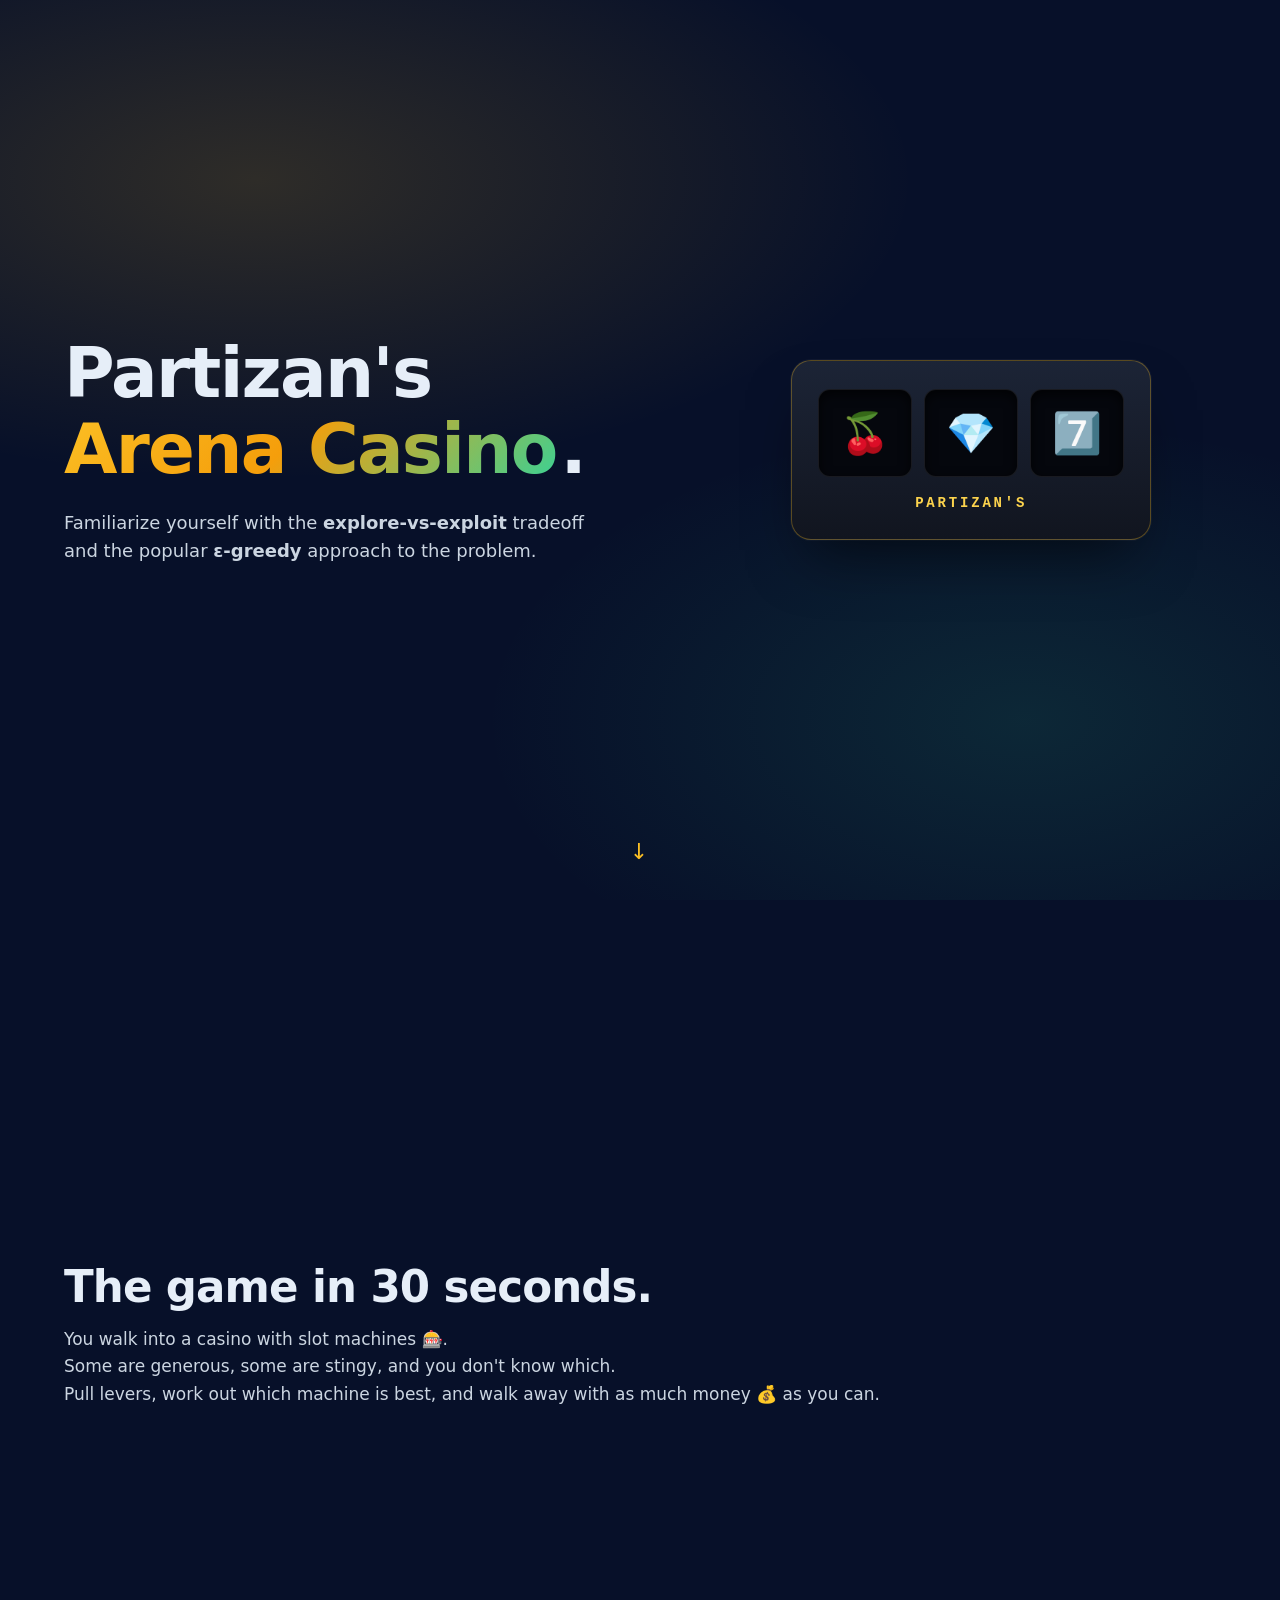
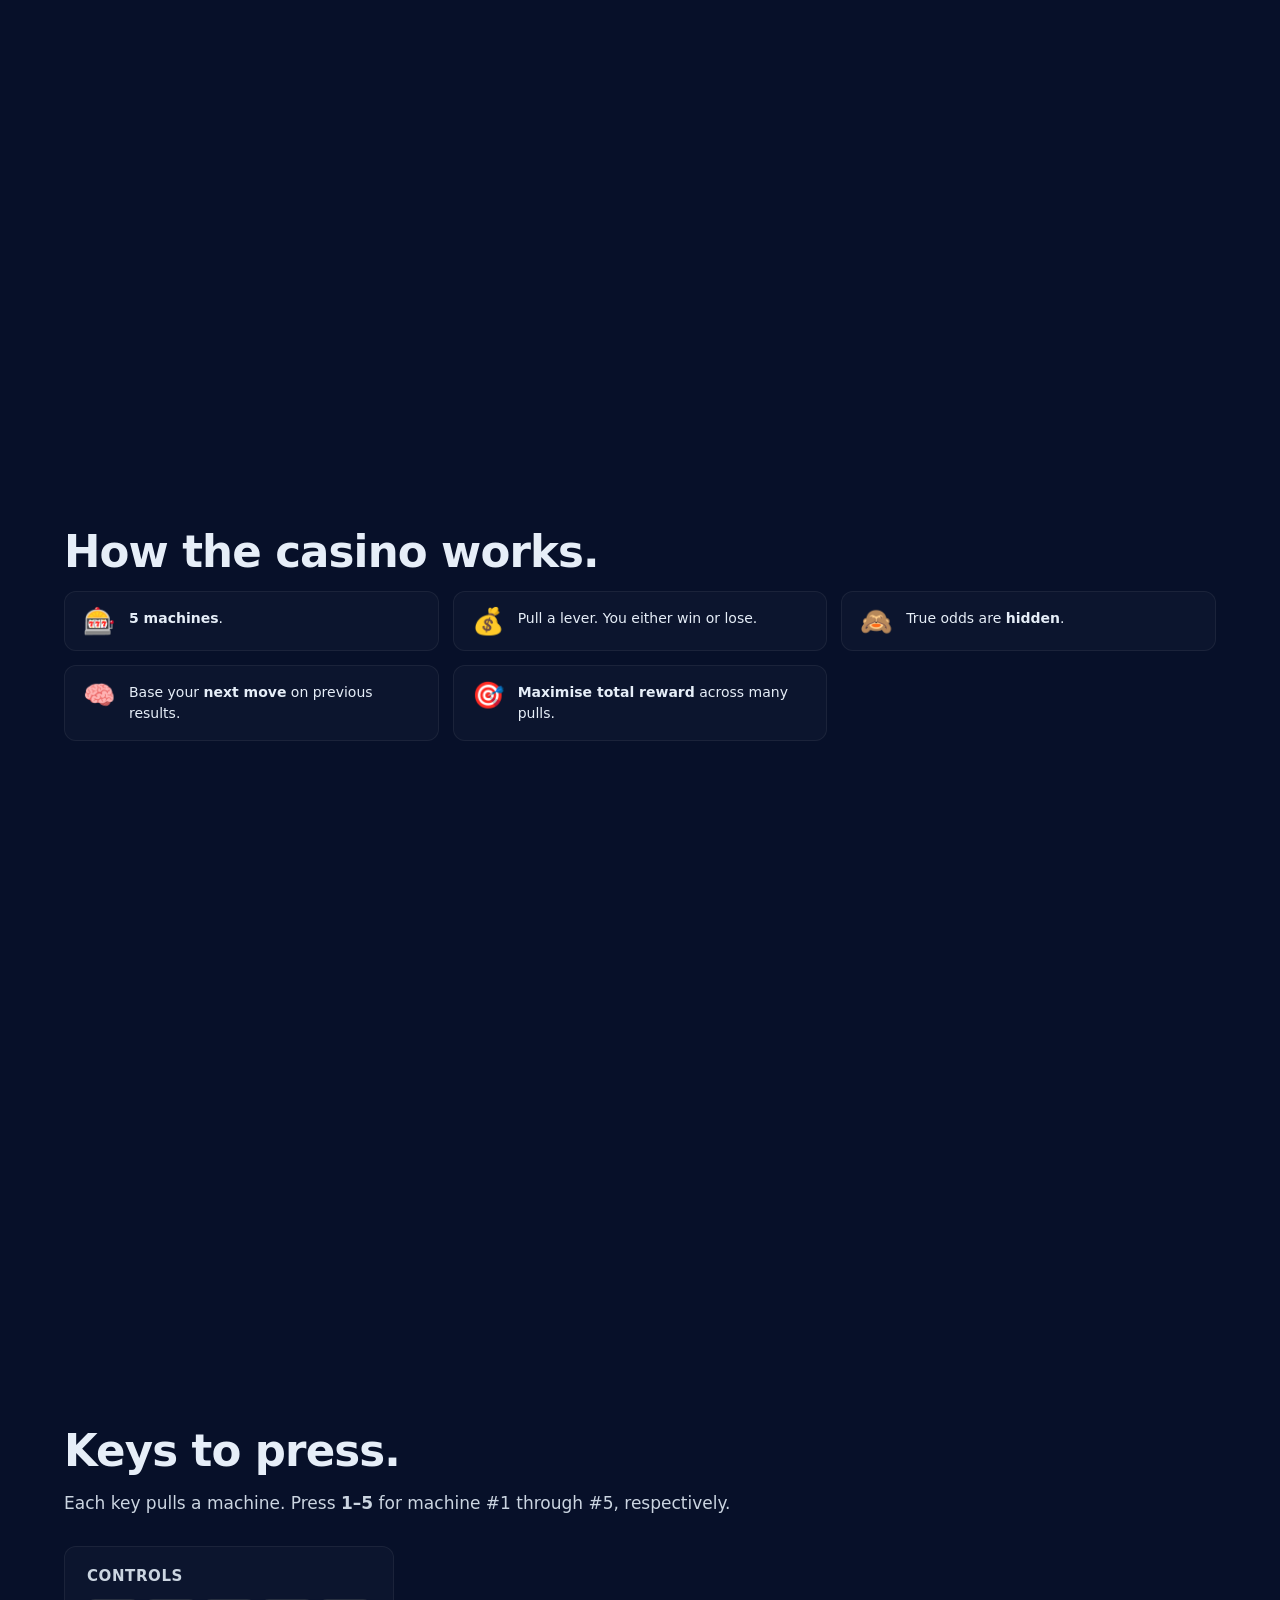
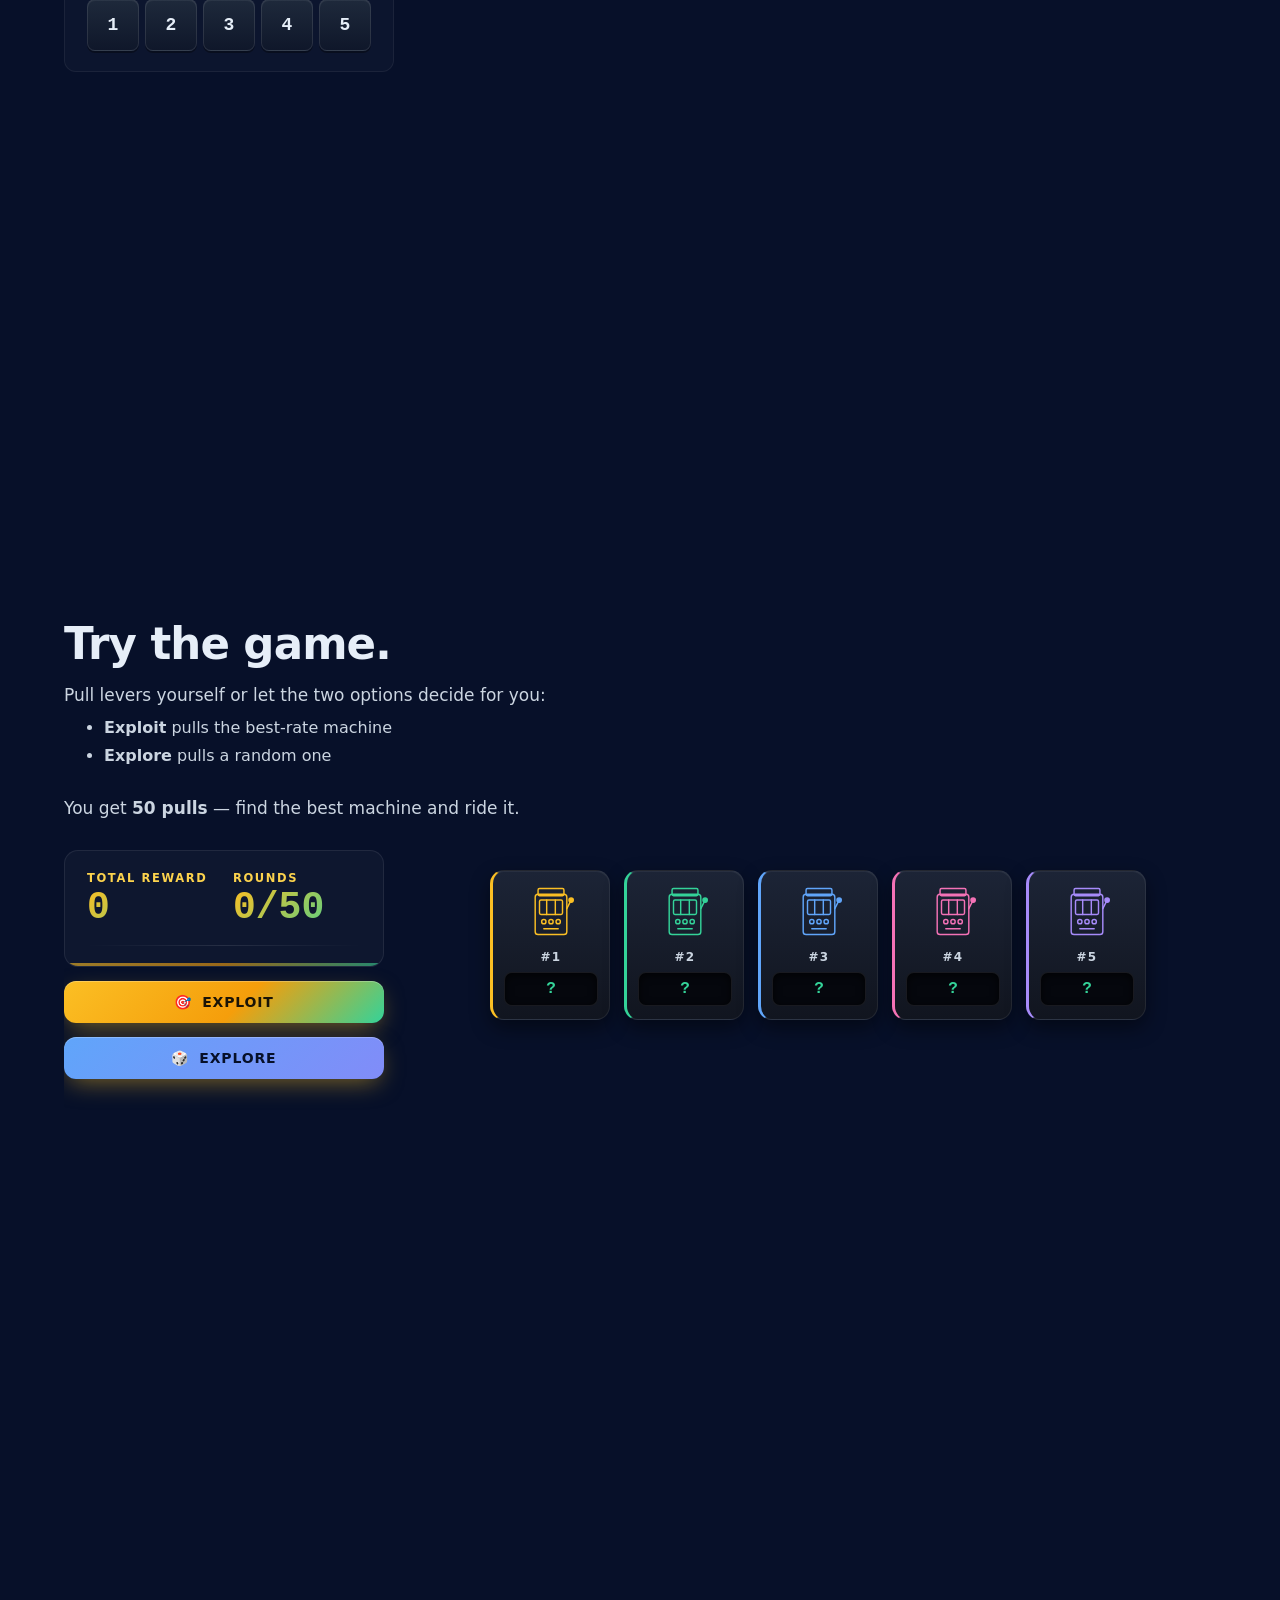
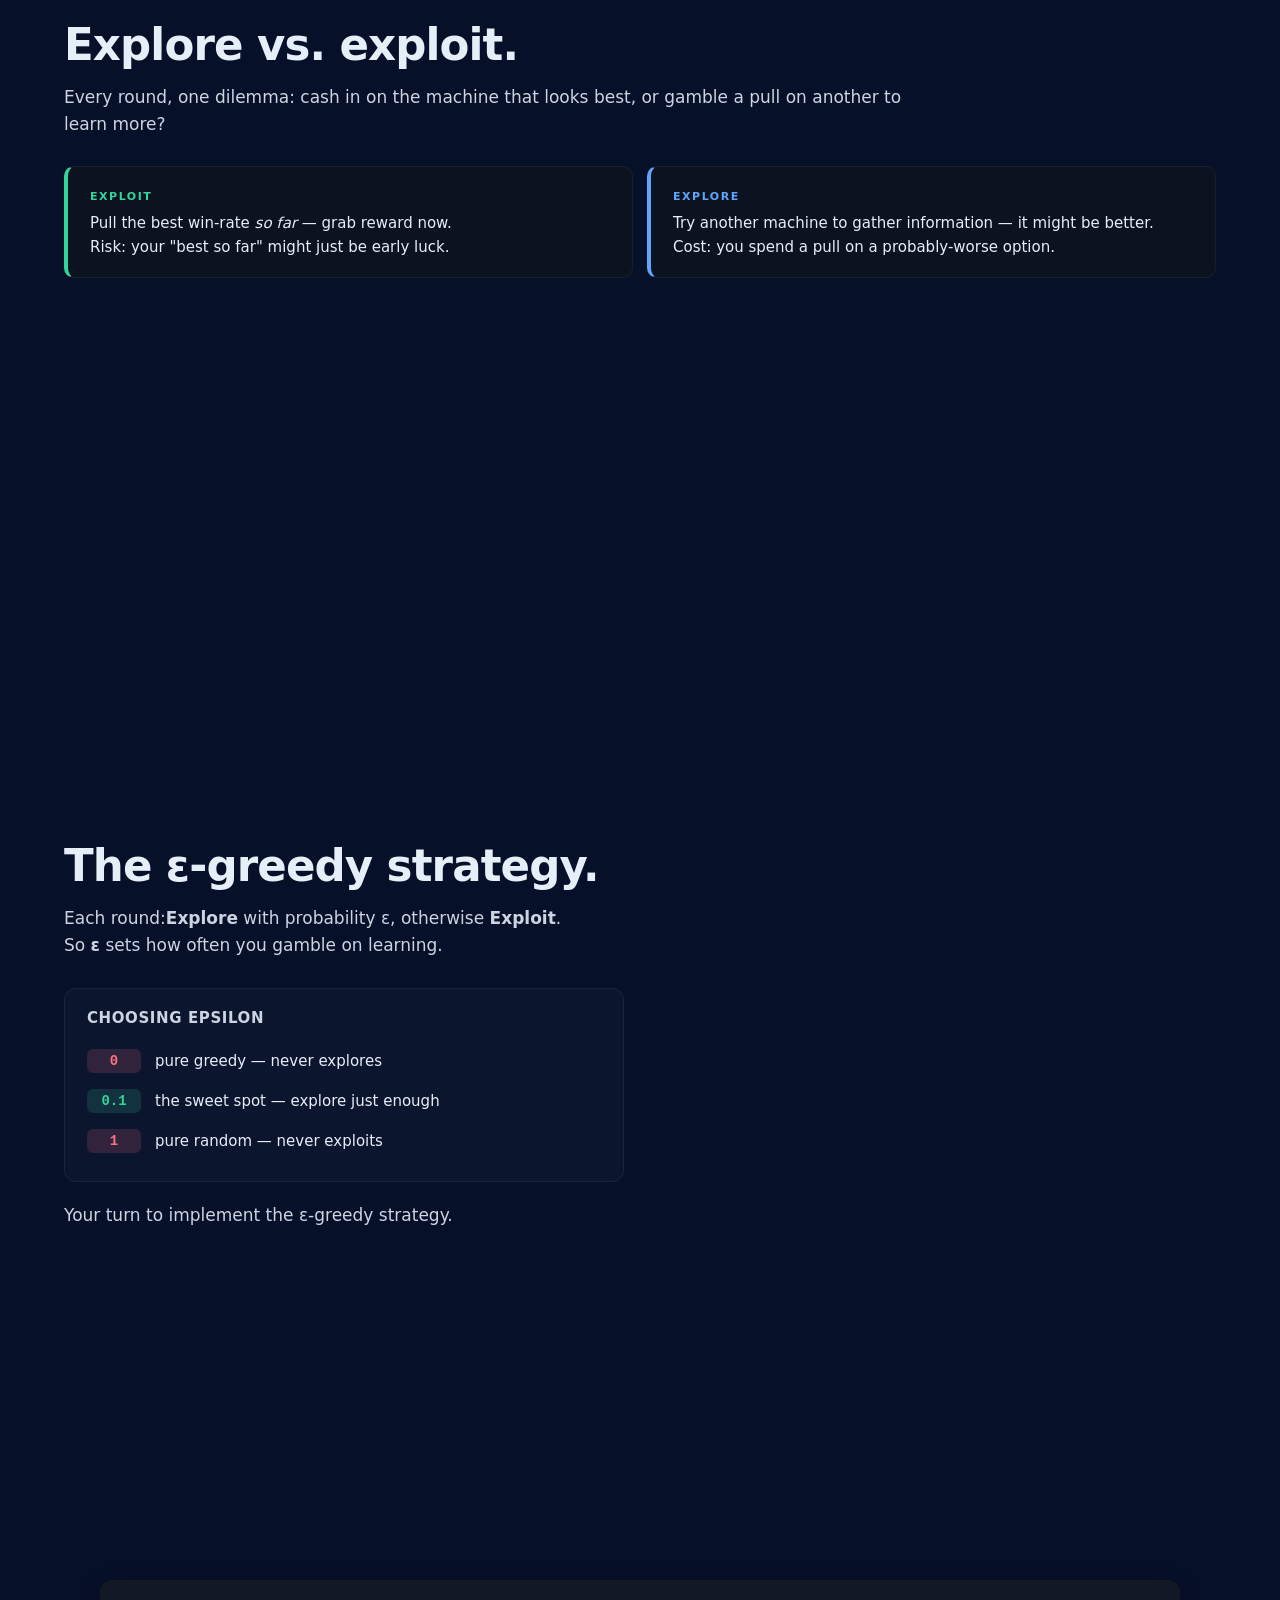
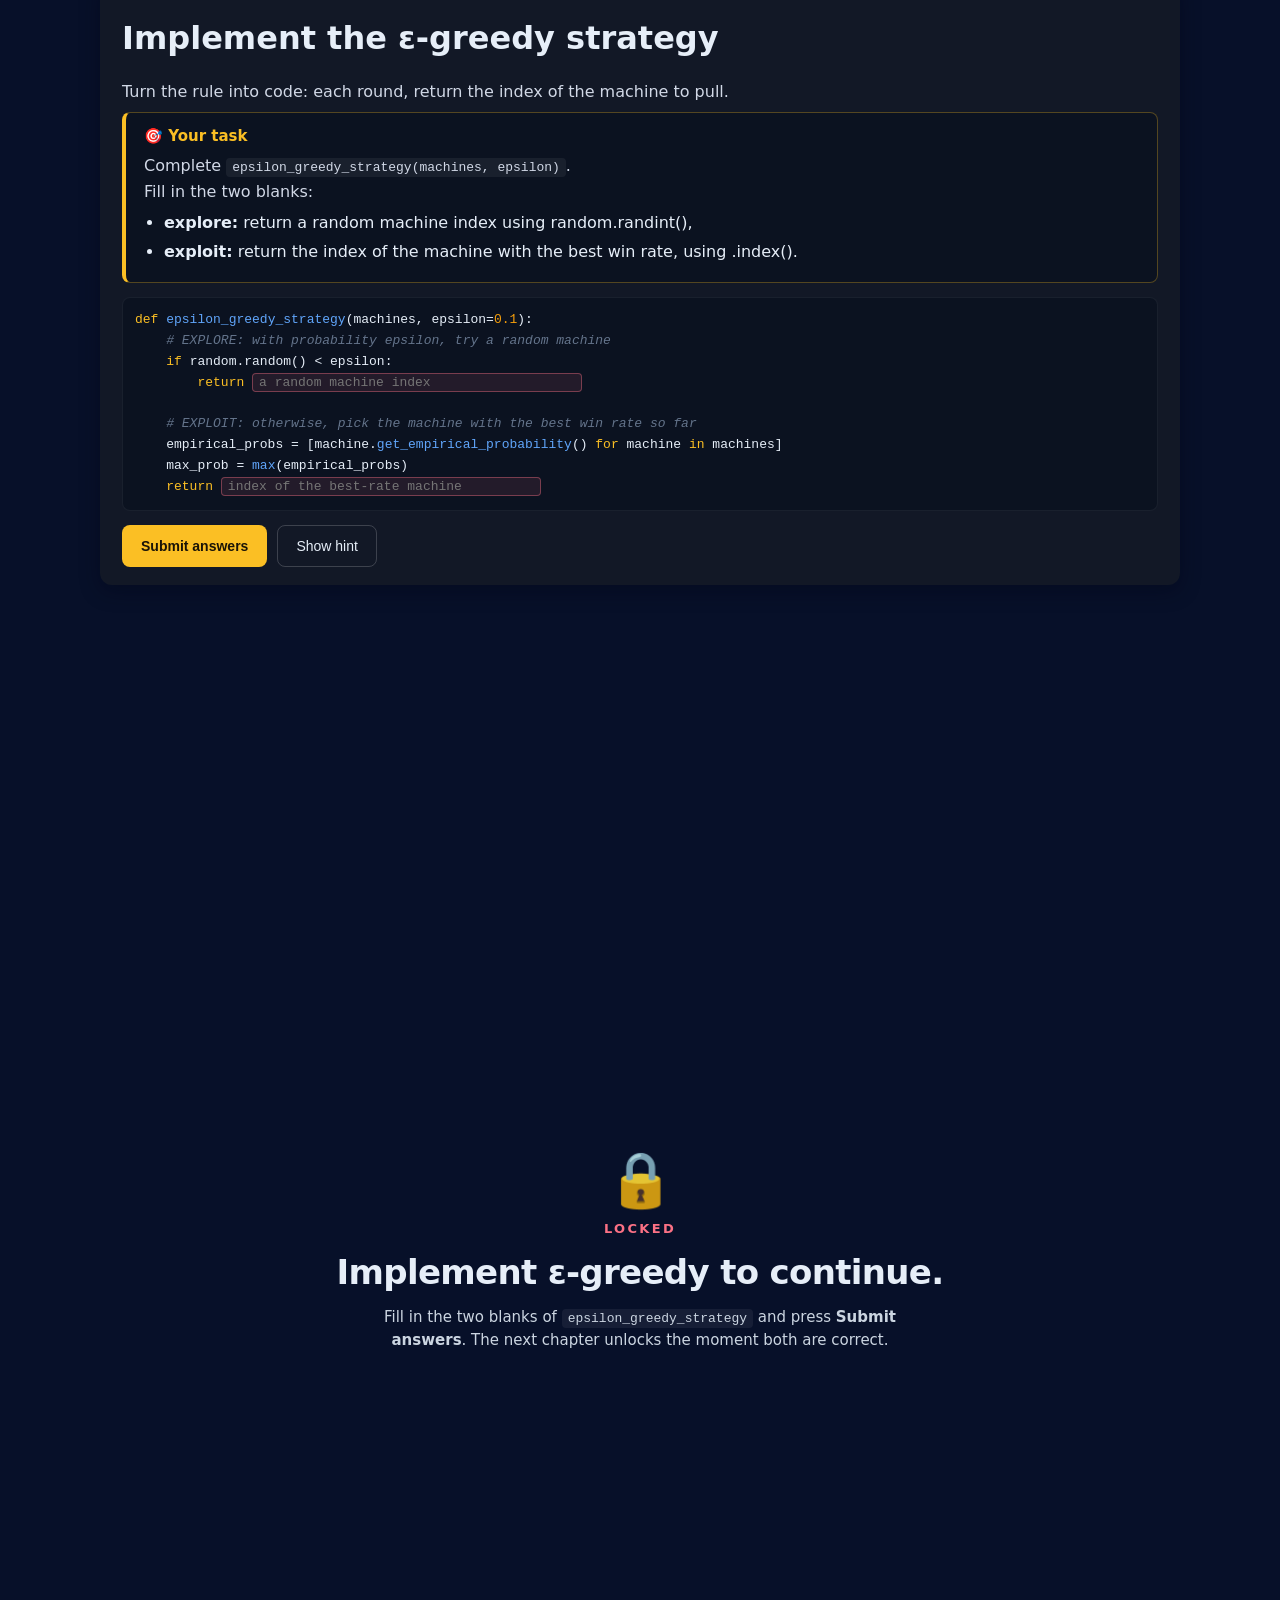
<file: casino/index.html>
<!doctype html>
<html lang="en">
<head>
<meta charset="utf-8" />
<meta name="viewport" content="width=device-width,initial-scale=1" />
<title>Partizan's Arena Casino</title>
<style>
  :root{--bg:#071029;--card:#121826;--accent:#fbbf24;--muted:#94a3b8;--ok:#34d399;--bad:#fb7185;--info:#60a5fa;--gold:#fbbf24;--green:#34d399}
  *{box-sizing:border-box}
  html,body{margin:0;min-height:100%;font-family:Inter,ui-sans-serif,system-ui,Segoe UI,Roboto,'Helvetica Neue',Arial;background:var(--bg);color:#e6eef8}
  html{scroll-behavior:smooth;scroll-snap-type:y mandatory}
  @media (prefers-reduced-motion: reduce){html{scroll-behavior:auto}}
  .segment.slide-scroll{height:100vh;overflow-y:auto;display:block;overflow:hidden auto;scroll-snap-align:start}
  main{max-width:none;width:100%;margin:0;padding:20px 64px 12px 64px}
  .page{display:block}

  .segment{height:100vh;display:flex;flex-direction:column;justify-content:center;padding:80px 0;overflow:hidden;scroll-snap-align:start}
  .segment-inner{width:100%}
  .segment-heading{font-size:clamp(28px,3.4vw,44px);font-weight:800;letter-spacing:-0.02em;margin:0 0 14px 0;line-height:1.1}
  .segment-lead{color:#cbd5e1;font-size:17px;line-height:1.6;margin:0 0 28px 0;max-width:80ch}
  .concept-card{background:#0b1220;border:1px solid rgba(255,255,255,0.06);border-left:4px solid var(--gold);border-radius:10px;padding:18px 22px;margin-top:0}
  .concept-card + .concept-card{margin-top:14px}
  .concept-card .concept-tag{display:inline-block;font-size:11px;letter-spacing:0.14em;text-transform:uppercase;font-weight:600;color:var(--gold);margin-bottom:8px}
  .concept-card p{margin:0;color:#e6eef8;line-height:1.6;font-size:15px}
  .concept-card.green{border-left-color:var(--green)}.concept-card.green .concept-tag{color:var(--green)}
  .concept-card.red{border-left-color:var(--bad)}.concept-card.red .concept-tag{color:var(--bad)}
  .concept-card.info{border-left-color:var(--info)}.concept-card.info .concept-tag{color:var(--info)}
  .concept-card code{font-size:13.5px}
  .why-grid{display:grid;grid-template-columns:repeat(2,1fr);gap:14px;margin-top:14px}
  .why-grid .concept-card + .concept-card{margin-top:0}
  @media (max-width:900px){.why-grid{grid-template-columns:1fr}}

  .reveal{opacity:0;transform:translateY(28px);transition:opacity .8s ease, transform .8s cubic-bezier(.2,.7,.2,1)}
  .reveal.in{opacity:1;transform:translateY(0)}
  .reveal.d1{transition-delay:.10s}.reveal.d2{transition-delay:.25s}.reveal.d3{transition-delay:.40s}.reveal.d4{transition-delay:.55s}
  @media (prefers-reduced-motion: reduce){.reveal{opacity:1;transform:none;transition:none}}

  h1{font-size:2em;margin:0.67em 0}
  h2{margin:0 0 16px 0}
  .card{background:var(--card);padding:18px 22px;border-radius:12px;box-shadow:0 6px 20px rgba(2,6,23,0.4);max-width:1080px;margin:0 auto}
  h3{margin:14px 0 8px 0;font-size:15.5px}
  p,ul{margin:8px 0}
  p{line-height:1.6;color:#d1d8e6}
  ul{line-height:1.8}

  /* ===== Cover / hero ===== */
  .hero{position:relative;height:100vh;display:flex;align-items:center;justify-content:center;background:radial-gradient(1100px 500px at 20% 20%,rgba(251,191,36,0.16),transparent 60%),radial-gradient(900px 500px at 80% 80%,rgba(52,211,153,0.12),transparent 60%);margin:-20px -64px 0 -64px;padding:48px 64px;overflow:hidden;scroll-snap-align:start}
  .hero .scroll-cue{position:absolute;bottom:36px;left:50%;transform:translateX(-50%);margin:0}
  .hero-inner{display:grid;grid-template-columns:1.1fr 0.9fr;gap:64px;align-items:center;max-width:1280px;width:100%}
  .hero-left{min-width:0}
  .hero-right{display:flex;justify-content:center;align-items:center}
  .hero-title{margin:0 0 22px 0;font-size:clamp(40px,5.4vw,76px);line-height:1.1;font-weight:800;letter-spacing:-0.025em}
  .hero-title .grad{background:linear-gradient(135deg,#fbbf24 0%,#f59e0b 45%,#34d399 100%);-webkit-background-clip:text;background-clip:text;color:transparent;padding-right:0.06em}
  .hero-sub{margin:0;font-size:18px;line-height:1.55;color:#cbd5e1;max-width:60ch}
  .hero-slot{width:100%;max-width:360px;background:linear-gradient(180deg,#1c2436,#11151f);border:1px solid rgba(251,191,36,0.3);border-radius:20px;padding:28px 26px;box-shadow:0 30px 60px -20px rgba(0,0,0,0.6),0 0 0 1px rgba(255,255,255,0.04)}
  .hero-reels{display:grid;grid-template-columns:repeat(3,1fr);gap:12px}
  .hero-reels .reel{background:#05070d;border:1px solid rgba(255,255,255,0.08);border-radius:12px;height:88px;display:flex;align-items:center;justify-content:center;font-size:40px;box-shadow:inset 0 4px 12px rgba(0,0,0,0.7)}
  .hero-slot-base{margin-top:18px;text-align:center;font-family:ui-monospace,Menlo,monospace;font-weight:800;letter-spacing:0.2em;color:#fcd34d;font-size:14px}
  @media (max-width:980px){.hero-inner{grid-template-columns:1fr;gap:32px;text-align:center}.hero-left{display:flex;flex-direction:column;align-items:center}.hero-right{order:-1}}
  .eyebrow{display:inline-block;letter-spacing:0.12em;text-transform:uppercase;font-size:12px;font-weight:600;color:#fcd34d;background:rgba(251,191,36,0.10);border:1px solid rgba(251,191,36,0.25);padding:6px 14px;border-radius:999px;margin-bottom:24px}

  .rule-grid{display:grid;grid-template-columns:repeat(3,1fr);gap:14px;margin-bottom:30px}
  @media (max-width:1100px){.rule-grid{grid-template-columns:repeat(2,1fr)}}
  @media (max-width:680px){.rule-grid{grid-template-columns:1fr}}
  .rule-card{display:flex;gap:14px;align-items:flex-start;background:rgba(255,255,255,0.025);border:1px solid rgba(255,255,255,0.06);border-radius:12px;padding:16px 18px;transition:transform .15s,border-color .15s}
  .rule-card:hover{transform:translateY(-2px);border-color:rgba(251,191,36,0.35)}
  .rule-icon{font-size:26px;line-height:1;flex-shrink:0}
  .rule-body{font-size:14px;line-height:1.5;color:#e6eef8}
  .panel{background:rgba(255,255,255,0.025);border:1px solid rgba(255,255,255,0.06);border-radius:12px;padding:20px 22px}
  .panel h3{margin:0 0 14px 0;font-size:15px;color:#cbd5e1;letter-spacing:0.04em;text-transform:uppercase}
  .score-row{display:flex;align-items:center;gap:14px;padding:8px 0;font-size:15px;color:#e6eef8}
  .score-val{font-family:ui-monospace,Menlo,monospace;font-weight:700;min-width:54px;padding:4px 10px;border-radius:6px;text-align:center;font-size:14px}
  .score-good .score-val{background:rgba(52,211,153,0.15);color:var(--ok)}
  .score-neutral .score-val{background:rgba(148,163,184,0.15);color:#cbd5e1}
  .score-bad .score-val{background:rgba(251,113,133,0.15);color:var(--bad)}
  .keyboard{display:grid;grid-template-columns:repeat(5,52px);grid-auto-rows:52px;gap:6px;justify-content:center;margin-top:6px}
  .key{background:linear-gradient(180deg,#1e293b,#0f172a);border:1px solid rgba(255,255,255,0.10);border-radius:8px;display:flex;align-items:center;justify-content:center;font-family:ui-monospace,Menlo,monospace;font-weight:700;font-size:18px;color:#e6eef8;box-shadow:0 2px 0 rgba(0,0,0,0.35),inset 0 1px 0 rgba(255,255,255,0.06)}

  .scroll-cue{display:flex;flex-direction:column;align-items:center;gap:8px;margin:28px auto 0 auto;color:var(--muted);font-size:12px;letter-spacing:0.18em;text-transform:uppercase}
  .scroll-cue .chev{font-size:22px;color:var(--gold);animation:bob 1.6s ease-in-out infinite}
  @keyframes bob{0%,100%{transform:translateY(0)}50%{transform:translateY(8px)}}

  button.primary{background:var(--accent);border:1px solid transparent;padding:10px 18px;border-radius:8px;color:#1a1407;cursor:pointer;font-weight:700;font-size:14px}
  button.primary:hover{filter:brightness(1.06)}
  button.secondary{background:transparent;border:1px solid rgba(255,255,255,0.18);padding:10px 18px;border-radius:8px;color:#e6eef8;cursor:pointer;font-weight:500;font-size:14px}
  button.secondary:hover{background:rgba(255,255,255,0.05)}
  button:disabled{opacity:0.4;cursor:default}
  .btnrow{display:flex;gap:10px;margin-top:14px;flex-wrap:wrap;align-items:center}
  .btnrow button{box-sizing:border-box;height:42px;display:flex;align-items:center;justify-content:center}
  .feedback{margin-top:10px;padding:10px 14px;border-radius:8px;font-size:13.5px;display:none}
  .feedback.bad{display:block;background:rgba(251,113,133,0.12);border:1px solid var(--bad);color:var(--bad)}
  .hint-box{margin-top:10px;padding:10px 14px;border-radius:8px;background:rgba(96,165,250,0.10);border:1px solid rgba(96,165,250,0.4);color:#bfdbfe;font-size:13.5px;display:none}
  .hint-box.show{display:block}
  .hint-box ul{margin:8px 0 0 0}

  /* ===== Slot-machine floor ===== */
  .casino-stats{display:flex;gap:28px;justify-content:center;margin:6px 0 4px 0}
  .stat-block{display:flex;flex-direction:column}
  .stat-label{font-size:11.5px;letter-spacing:0.14em;text-transform:uppercase;font-weight:600;color:#fcd34d;margin-bottom:4px}
  .stat-value{font-family:ui-monospace,Menlo,monospace;font-size:38px;font-weight:800;line-height:1;background:linear-gradient(135deg,#fbbf24,#34d399);-webkit-background-clip:text;background-clip:text;color:transparent}
  .casino-floor{display:flex;gap:14px;justify-content:center;flex-wrap:wrap;margin:20px 0 6px 0}
  .game-stage{display:grid;grid-template-columns:320px 1fr;gap:36px;align-items:start;margin-top:24px}
  @media (max-width:1100px){.game-stage{grid-template-columns:1fr}.casino-board-wrap{order:-1}}
  .game-left{display:flex;flex-direction:column;gap:14px;min-width:0}
  .control-panel{position:relative;background:rgba(255,255,255,0.03);border:1px solid rgba(255,255,255,0.08);border-radius:14px;padding:20px 22px;overflow:hidden;display:flex;flex-direction:column;gap:18px}
  .control-panel::before{content:"";position:absolute;inset:auto 0 0 0;height:3px;background:linear-gradient(90deg,#fbbf24,#f59e0b,#34d399);opacity:0.6}
  .stats-row{display:grid;grid-template-columns:1fr 1fr;gap:18px}
  .panel-divider{height:1px;background:linear-gradient(90deg,transparent,rgba(255,255,255,0.10),transparent)}
  .setting{display:flex;flex-direction:column;gap:8px}
  .setting label{font-size:11.5px;letter-spacing:0.12em;text-transform:uppercase;font-weight:600;color:#fcd34d}
  .game-btn{position:relative;display:flex;align-items:center;justify-content:center;gap:10px;width:100%;padding:13px 18px;border-radius:12px;border:none;cursor:pointer;font-family:inherit;font-size:14px;font-weight:800;letter-spacing:0.06em;text-transform:uppercase;color:#1a1407;background:linear-gradient(135deg,#fbbf24 0%,#f59e0b 55%,#34d399 100%);box-shadow:0 8px 24px -6px rgba(251,191,36,0.5),inset 0 1px 0 rgba(255,255,255,0.25);transition:transform .12s ease,box-shadow .2s ease}
  .game-btn.alt{color:#071029;background:linear-gradient(135deg,#60a5fa,#818cf8)}
  .game-btn:hover{box-shadow:0 12px 30px -8px rgba(52,211,153,0.55);transform:translateY(-1px)}
  .game-btn:active{transform:translateY(0) scale(0.985)}
  .game-log{font-size:12.5px;color:var(--muted);text-align:center;margin-top:2px;min-height:18px}
  .casino-board-wrap{display:flex;justify-content:center;align-items:center;position:relative}
  .casino-floor.done{opacity:0.4;pointer-events:none;filter:grayscale(0.4)}
  .end-card{position:absolute;top:50%;left:50%;transform:translate(-50%,-50%);z-index:5;width:100%;max-width:440px;background:linear-gradient(180deg,#11151f,#0b0f18);border:1px solid rgba(251,191,36,0.45);border-radius:16px;padding:22px 26px;text-align:center;box-shadow:0 24px 60px -12px rgba(0,0,0,0.8)}
  .end-card[hidden]{display:none}
  .end-title{font-size:18px;font-weight:800;color:#fcd34d;margin-bottom:12px}
  .end-row{font-size:15px;color:#cbd5e1;margin:6px 0;line-height:1.5}
  .end-card .primary{margin-top:16px}
  .machine{width:120px;background:linear-gradient(180deg,#1c2436,#11151f);border:1px solid rgba(255,255,255,0.08);border-left:3px solid var(--arm,#fbbf24);border-radius:14px;padding:13px 11px;display:flex;flex-direction:column;align-items:center;gap:8px;box-shadow:0 8px 20px rgba(0,0,0,0.45),inset 0 1px 0 rgba(255,255,255,0.05);cursor:pointer;transition:transform .12s;position:relative}
  .machine.arm-1{--arm:#fbbf24}
  .machine.arm-2{--arm:#34d399}
  .machine.arm-3{--arm:#60a5fa}
  .machine.arm-4{--arm:#f472b6}
  .machine.arm-5{--arm:#a78bfa}
  .slot-sprite{width:46px;height:58px;color:var(--arm,#fbbf24);display:block}
  .slot-sprite svg{width:100%;height:100%;display:block}
  .machine:hover{transform:translateY(-3px)}
  .machine-pop{position:absolute;left:0;right:0;top:34px;text-align:center;font-family:ui-monospace,Menlo,monospace;font-weight:800;font-size:20px;pointer-events:none;animation:coinPop .8s ease-out forwards}
  .machine-pop.win{color:#34d399;text-shadow:0 0 12px rgba(52,211,153,0.55)}
  .machine-pop.loss{color:#fb7185}
  @keyframes coinPop{0%{opacity:0;transform:translateY(8px) scale(0.8)}25%{opacity:1;transform:translateY(0) scale(1.1)}100%{opacity:0;transform:translateY(-28px) scale(1)}}
  .machine-name{font-size:12px;font-weight:700;letter-spacing:0.1em;text-transform:uppercase;color:#cbd5e1}
  .machine-screen{width:100%;height:34px;background:#05070d;border:1px solid rgba(255,255,255,0.08);border-radius:8px;display:flex;align-items:center;justify-content:center;font-family:ui-monospace,Menlo,monospace;font-size:16px;font-weight:800;color:#34d399;box-shadow:inset 0 2px 8px rgba(0,0,0,0.7)}
  .machine.win{animation:flashWin .5s ease}.machine.loss{animation:flashLoss .5s ease}
  @keyframes flashWin{0%,100%{box-shadow:0 8px 20px rgba(0,0,0,0.45)}40%{box-shadow:0 0 22px 2px rgba(52,211,153,0.7);border-color:var(--green)}}
  @keyframes flashLoss{0%,100%{box-shadow:0 8px 20px rgba(0,0,0,0.45)}40%{box-shadow:0 0 22px 2px rgba(251,113,133,0.55);border-color:var(--bad)}}
  .game-hint{text-align:center;color:var(--muted);font-size:12.5px;margin-top:6px}

  /* ===== Autoplay / chart panel ===== */
  .sim-controls{display:flex;gap:22px;flex-wrap:wrap;align-items:center;justify-content:center;margin:14px 0}
  .ctl-group{display:flex;align-items:center;gap:8px;font-size:13px;color:#cbd5e1}
  .ctl-group label{font-size:12px;letter-spacing:0.08em;text-transform:uppercase;color:#fcd34d;font-weight:600}
  .ctl-group output,.ctl-value{font-family:ui-monospace,Menlo,monospace;font-weight:700;color:#e6eef8;min-width:42px}
  input[type=range]{accent-color:var(--gold);cursor:pointer}
  .chart-wrap{background:#0b1220;border:1px solid rgba(255,255,255,0.07);border-radius:12px;padding:12px 14px;margin:8px auto 0 auto;max-width:640px}
  .regret-svg{width:100%;height:auto;display:block}
  .regret-svg .axis{stroke:rgba(255,255,255,0.25);stroke-width:1}
  .regret-svg .grid{stroke:rgba(255,255,255,0.06);stroke-width:1}
  .regret-svg text{fill:var(--muted);font-family:ui-monospace,Menlo,monospace;font-size:10px}
  .regret-legend{display:flex;gap:18px;flex-wrap:wrap;justify-content:center;margin-top:10px;font-size:13px;color:#cbd5e1}
  .wl-chart-row{display:flex;align-items:flex-start;justify-content:center;gap:20px;margin-top:18px}
  .wl-chart-row .chart-wrap{flex:0 1 640px;min-width:0;margin:0}
  .wl-chart-row .regret-legend{flex-direction:column;align-items:flex-start;gap:8px;margin:0;flex-shrink:0;width:185px;white-space:nowrap}
  .wl-legend-spacer{width:185px;flex-shrink:0}
  .wl-divider{height:1px;background:rgba(255,255,255,0.13);max-width:900px;margin:16px auto}
  #page-8 .wl-chart-row{margin-top:36px}
  #page-8 .chart-wrap{flex:1 1 auto;max-width:1440px}
  #page-8 .wl-legend-spacer{width:90px}
  #page-8 .wl-chart-row .regret-legend{width:90px}
  @media (max-width:760px){.wl-chart-row{flex-direction:column;align-items:center}.wl-chart-row .regret-legend{flex-direction:row;justify-content:center}.wl-legend-spacer{display:none}}
  .legend-item{display:inline-flex;align-items:center;gap:7px}
  .swatch{width:16px;height:3px;border-radius:2px;display:inline-block}
  .mini-floor{display:flex;gap:12px;justify-content:center;flex-wrap:wrap;margin:6px 0}
  .mini-floor .machine{cursor:default;width:94px;padding:9px 7px;gap:5px}
  .mini-floor .machine:hover{transform:none}
  .mini-floor .slot-sprite{width:32px;height:40px}
  .mini-floor .machine-name{font-size:11px}
  .mini-floor .machine-screen{height:26px;font-size:14px}
  .machine.best{outline:2px solid var(--green);outline-offset:2px}
  .mini-floor .machine.cur{box-shadow:0 0 0 2px var(--arm),0 8px 20px rgba(0,0,0,0.45)}

  /* ===== Exercise template ===== */
  .taskbox{background:#0b1220;border:1px solid rgba(251,191,36,0.30);border-left:4px solid var(--gold);border-radius:8px;padding:14px 18px;margin:6px 0 14px 0}
  .taskbox h3{margin:0 0 8px 0;font-size:15px;color:var(--gold)}
  .taskbox p{margin:6px 0;color:#d1d8e6}
  .taskbox ul{margin:6px 0 0 0;padding-left:20px}
  .taskbox li{margin:4px 0;line-height:1.55}
  pre.template{background:#0b1220;border:1px solid rgba(255,255,255,0.06);padding:12px;border-radius:8px;overflow:auto;font-size:13px;line-height:1.6;font-family:ui-monospace,SFMono-Regular,Menlo,Consolas,monospace;color:#e6eef8}
  pre.template .kw{color:#fbbf24}
  pre.template .fn{color:#60a5fa}
  pre.template .cls{color:#5eead4}
  pre.template .num{color:#f59e0b}
  pre.template .str{color:#86efac}
  pre.template .com{color:#64748b;font-style:italic}
  pre.template input.inline{font-family:inherit;font-size:inherit;background:rgba(251,113,133,0.10);color:#ffd9df;border:1px solid rgba(251,113,133,0.4);border-radius:4px;padding:1px 6px;outline:none;min-width:160px;transition:background .15s,border-color .15s}
  pre.template input.inline:focus{background:rgba(96,165,250,0.12);border-color:var(--info);color:#e6eef8}
  pre.template input.inline.ok{background:rgba(52,211,153,0.14);border-color:var(--ok);color:#d1fae5}
  pre.template input.inline.bad{background:rgba(251,113,133,0.18);border-color:var(--bad);color:#ffd9df}
  code{background:rgba(255,255,255,0.06);padding:2px 6px;border-radius:4px;font-size:13px}

  /* ===== Gate ===== */
  .locked{display:none !important}
  .gate{height:100vh;display:flex;flex-direction:column;align-items:center;justify-content:center;text-align:center;padding:60px 24px;gap:10px;overflow:hidden;scroll-snap-align:start}
  .gate-icon{font-size:54px;opacity:0.9;animation:wobble 2.6s ease-in-out infinite}
  @keyframes wobble{0%,100%{transform:rotate(-4deg)}50%{transform:rotate(4deg)}}
  .gate-msg{color:var(--bad);font-weight:700;font-size:13px;letter-spacing:0.18em;text-transform:uppercase}
  .gate-title{font-size:clamp(24px,3vw,34px);font-weight:800;letter-spacing:-0.02em;margin:6px 0 4px 0;color:#e6eef8}
  .gate-sub{color:#cbd5e1;font-size:15px;line-height:1.55;max-width:54ch;margin:0}

  /* ===== Quiz ===== */
  .quiz-q .opts{display:flex;flex-direction:column;gap:10px;margin-top:14px}
  .quiz-q .opts label{display:flex;align-items:flex-start;gap:12px;padding:14px 16px;border-radius:10px;background:#0b1220;border:1px solid rgba(255,255,255,0.06);cursor:pointer;font-size:15px;transition:background .15s,border-color .15s}
  .quiz-q .opts label:hover{background:#0e1628}
  .quiz-q .opts input{margin-top:3px}
  .quiz-q.answered .opts label{cursor:default}
  .quiz-q .opts label.is-correct{border-color:var(--ok);background:rgba(52,211,153,0.08)}
  .quiz-q .opts label.is-wrong{border-color:var(--bad);background:rgba(251,113,133,0.08)}
  .quiz-question{font-size:19px;line-height:1.5;margin:0 0 4px 0}
  .quiz-explain{display:none;margin-top:18px;padding:16px 20px;border-radius:10px;background:rgba(96,165,250,0.08);border:1px solid rgba(96,165,250,0.35);border-left:4px solid var(--info)}
  .quiz-explain.show{display:block}
  .quiz-explain .verdict{font-weight:700;margin-bottom:6px;font-size:14px;letter-spacing:0.04em;text-transform:uppercase}
  .quiz-explain.hint{background:rgba(165,180,252,0.07);border-color:rgba(165,180,252,0.3);border-left-color:#a5b4fc}
  .quiz-explain.hint .verdict{color:#a5b4fc}
  .quiz-explain p{margin:0;color:#e6eef8;line-height:1.6;font-size:14.5px}

  .learned-grid{display:grid;grid-template-columns:repeat(3,1fr);gap:14px;margin-top:28px}
  @media (max-width:900px){.learned-grid{grid-template-columns:1fr}}
  .learned-card{background:rgba(255,255,255,0.03);border:1px solid rgba(255,255,255,0.08);border-radius:12px;padding:18px;text-align:left}
  .learned-card .ln{font-family:ui-monospace,Menlo,monospace;font-size:12px;font-weight:700;letter-spacing:0.14em;color:#fcd34d;margin-bottom:24px;text-align:center}
  .learned-card .lb{color:#e6eef8;font-size:14px;line-height:1.55}
  .pill-row{display:flex;flex-wrap:wrap;gap:8px;justify-content:center}
  .pill{background:rgba(255,255,255,0.06);border:1px solid rgba(255,255,255,0.14);color:#cbd5e1;border-radius:999px;padding:5px 12px;font-size:12.5px;font-weight:600}
</style>
</head>
<body>

<main>
  <!-- PAGE 1: COVER -->
  <section class="page" id="page-1">
    <div class="hero">
      <div class="hero-inner">
        <div class="hero-left">
          <h1 class="hero-title reveal d1">Partizan's <br> <span class="grad">Arena Casino</span>.</h1>
          <p class="hero-sub reveal d2"> Familiarize yourself with the <strong>explore-vs-exploit</strong> tradeoff <br> and the popular <strong>ε-greedy</strong> approach to the problem.</p>
        </div>
        <div class="hero-right">
          <div class="hero-slot reveal d3">
            <div class="hero-reels"><div class="reel">🍒</div><div class="reel">💎</div><div class="reel">7️⃣</div></div>
            <div class="hero-slot-base">PARTIZAN'S</div>
          </div>
        </div>
      </div>
      <div class="scroll-cue reveal d4" aria-hidden="true"><div class="chev">↓</div></div>
    </div>

    <div class="segment">
      <div class="segment-inner">
        <h2 class="segment-heading reveal d1">The game in 30 seconds.</h2>
        <p class="segment-lead reveal d2">You walk into a casino with slot machines 🎰. <br> Some are generous, some are stingy, and you don't know which. <br> Pull levers, work out which machine is best, and walk away with as much money 💰 as you can.</p>
      </div>
    </div>
  </section>

  <!-- PAGE 2: RULES -->
  <section class="page" id="page-2">
    <div class="segment">
      <div class="segment-inner">
        <h2 class="segment-heading reveal d1">How the casino works.</h2>
        <div class="rule-grid" style="margin-top:14px">
          <div class="rule-card reveal"><div class="rule-icon">🎰</div><div class="rule-body"><strong>5 machines</strong>.</div></div>
          <div class="rule-card reveal d1"><div class="rule-icon">💰</div><div class="rule-body">Pull a lever. You either win or lose.</div></div>
          <div class="rule-card reveal d2"><div class="rule-icon">🙈</div><div class="rule-body">True odds are <strong>hidden</strong>.</div></div>
          <div class="rule-card reveal d2"><div class="rule-icon">🧠</div><div class="rule-body">Base your <strong>next move</strong> on previous results.</div></div>
          <div class="rule-card reveal"><div class="rule-icon">🎯</div><div class="rule-body"><strong>Μaximise total reward</strong> across many pulls.</div></div>
        </div>
      </div>
    </div>

    <div class="segment">
      <div class="segment-inner">
        <h2 class="segment-heading reveal d1">Keys to press.</h2>
        <p class="segment-lead reveal d2">Each key pulls a machine. Press <strong>1–5</strong> for machine #1 through #5, respectively.</p>
        <div class="panel reveal d3" style="width:fit-content;margin-top:6px">
          <h3>Controls</h3>
          <div class="keyboard">
            <div class="key">1</div><div class="key">2</div><div class="key">3</div><div class="key">4</div><div class="key">5</div>
          </div>
        </div>
      </div>
    </div>
  </section>

  <!-- PAGE 3: TRY THE GAME -->
  <section class="page" id="page-3">
    <div class="segment">
      <div class="segment-inner">
        <h2 class="segment-heading reveal d1">Try the game.</h2>
        <p class="segment-lead reveal d2" style="margin-bottom:4px">Pull levers yourself or let the two options decide for you:</p>
        <ul class="reveal d2" style="color:#cbd5e1;font-size:16px;line-height:1.8;margin:0 0 24px 0;max-width:80ch">
          <li><strong>Exploit</strong> pulls the best-rate machine</li>
          <li><strong>Explore</strong> pulls a random one</li>
        </ul>
        <p class="segment-lead reveal d2" style="margin-top:4px">You get <strong>50 pulls</strong> — find the best machine and ride it.</p>
        <div class="game-stage reveal d3">
          <div class="game-left">
            <div class="control-panel">
              <div class="stats-row">
                <div class="stat-block">
                  <div class="stat-label">Total reward</div>
                  <div class="stat-value" id="cz_total">0</div>
                </div>
                <div class="stat-block">
                  <div class="stat-label">Rounds</div>
                  <div class="stat-value" id="cz_round">0</div>
                </div>
              </div>
              <div class="panel-divider"></div>
            </div>
            <button class="game-btn" id="cz_exploit"><span>🎯</span><span>Exploit</span></button>
            <button class="game-btn alt" id="cz_explore"><span>🎲</span><span>Explore</span></button>
          </div>

          <div class="casino-board-wrap">
            <div class="casino-floor" id="casinoFloor"></div>
            <div class="end-card" id="cz_end" hidden></div>
          </div>
        </div>
      </div>
    </div>
  </section>

  <!-- PAGE 4: EXPLORE VS EXPLOIT + GREEDY FAILS -->
  <section class="page" id="page-4">
    <div class="segment">
      <div class="segment-inner">
        <h2 class="segment-heading reveal d1">Explore vs. exploit.</h2>
        <p class="segment-lead reveal d2">Every round, one dilemma: cash in on the machine that looks best, or gamble a pull on another to learn more?</p>
        <div class="why-grid">
          <div class="concept-card green reveal d2"><span class="concept-tag">Exploit</span><p>Pull the best win-rate <em>so far</em> — grab reward now. <br> Risk: your "best so far" might just be early luck.</p></div>
          <div class="concept-card info reveal d3"><span class="concept-tag">Explore</span><p>Try another machine to gather information — it might be better. <br> Cost: you spend a pull on a probably-worse option.</p></div>
        </div>
      </div>
    </div>
  </section>

  <!-- PAGE 5: EPSILON-GREEDY -->
  <section class="page" id="page-5">
    <div class="segment">
      <div class="segment-inner">
        <h2 class="segment-heading reveal d1">The ε-greedy strategy.</h2>
        <p class="segment-lead reveal d2">Each round:<strong>Explore</strong> with probability ε, otherwise <strong>Exploit</strong>. <br> So <strong>ε</strong> sets how often you gamble on learning.</p>
        <div class="panel reveal d3" style="max-width:560px;margin-top:6px">
          <h3>Choosing Epsilon</h3>
          <div class="score-row score-bad"><span class="score-val">0</span><span>pure greedy — never explores</span></div>
          <div class="score-row score-good"><span class="score-val">0.1</span><span>the sweet spot — explore just enough</span></div>
          <div class="score-row score-bad"><span class="score-val">1</span><span>pure random — never exploits</span></div>
        </div>
        <p class="segment-lead reveal d4" style="margin-top:20px">Your turn to implement the ε-greedy strategy.</p>
      </div>
    </div>
  </section>

  <!-- PAGE 6: EXERCISE -->
  <section class="page segment slide-scroll" id="page-6">
    <div class="card reveal">
      <h1>Implement the ε-greedy strategy</h1>
      <p>Turn the rule into code: each round, return the index of the machine to pull.</p>
      <div class="taskbox reveal d1">
        <h3>🎯 Your task</h3>
        <p>Complete <code>epsilon_greedy_strategy(machines, epsilon)</code>. <br> Fill in the two blanks:</p>
        <ul>
          <li><strong>explore:</strong> return a random machine index using random.randint(),</li>
          <li><strong>exploit:</strong> return the index of the machine with the best win rate, using .index().</li>
        </ul>
      </div>
      <pre class="template"><span class="kw">def</span> <span class="fn">epsilon_greedy_strategy</span>(machines, epsilon=<span class="num">0.1</span>):
    <span class="com"># EXPLORE: with probability epsilon, try a random machine</span>
    <span class="kw">if</span> random.random() &lt; epsilon:
        <span class="kw">return</span> <input class="inline" data-e1="explore" placeholder="a random machine index" style="min-width:330px" />

    <span class="com"># EXPLOIT: otherwise, pick the machine with the best win rate so far</span>
    empirical_probs = [machine.<span class="fn">get_empirical_probability</span>() <span class="kw">for</span> machine <span class="kw">in</span> machines]
    max_prob = <span class="fn">max</span>(empirical_probs)
    <span class="kw">return</span> <input class="inline" data-e1="exploit" placeholder="index of the best-rate machine" style="min-width:320px" /></pre>
      <div class="btnrow">
        <button class="primary" id="e1check">Submit answers</button>
        <button class="secondary" id="e1hint">Show hint</button>
      </div>
      <div class="feedback" id="e1fb"></div>
      <div class="hint-box" id="e1hintbox">
        💡 A nudge for each blank — no answers, give it a go:
        <ul>
          <li><strong>explore:</strong> there are <code>len(machines)</code> machines.</li>
          <li><strong>exploit:</strong> return the best position with <code>empirical_probs.index(...)</code>.</li>
        </ul>
      </div>
    </div>
  </section>

  <div class="gate" id="gate-e1">
    <div class="gate-icon">🔒</div>
    <div class="gate-msg">Locked</div>
    <h3 class="gate-title">Implement ε-greedy to continue.</h3>
    <p class="gate-sub">Fill in the two blanks of <code>epsilon_greedy_strategy</code> and press <strong>Submit answers</strong>. The next chapter unlocks the moment both are correct.</p>
  </div>

  <!-- PAGE 7: WATCH IT LEARN -->
  <section class="page locked" id="page-7">
    <div class="segment">
      <div class="segment-inner">
        <h2 class="segment-heading reveal d1">Watch it in action.</h2>
        <div class="concept-card info reveal d2"><span class="concept-tag">Regret — the score</span><p>How much reward did the strategy lose versus an oracle that always pulled the best machine. <strong> <br> The lower the regret, the better.</strong></p></div>
        <div class="wl-chart-row reveal d3">
          <div class="wl-legend-spacer" aria-hidden="true"></div>
          <div class="chart-wrap"><div id="wl_chart"></div></div>
          <div class="regret-legend" id="wl_legend"></div>
        </div>
        <div class="wl-divider"></div>
        <div class="mini-floor reveal d3" id="wl_floor"></div>
        <div class="sim-controls reveal d3">
          <div class="ctl-group"><label>ε</label><input type="range" id="wl_eps" min="0" max="0.5" step="0.01" value="0.1"><output id="wl_eps_out">0.10</output></div>
          <div class="ctl-group"><button class="primary" id="wl_play">Play</button></div>
        </div>
      </div>
    </div>
  </section>

  <!-- PAGE 8: THE TRADE-OFF -->
  <section class="page locked" id="page-8">
    <div class="segment">
      <div class="segment-inner">
        <h2 class="segment-heading reveal d1">The trade-off.</h2>
        <p class="segment-lead reveal d2">Single runs do not reveal the full picture. <br> Each curve below is the average regret over several runs. <br> This gives us a more realistic overview of what different ε values produce.</p>
        <div class="wl-chart-row reveal d3">
          <div class="wl-legend-spacer" aria-hidden="true"></div>
          <div class="chart-wrap"><div id="to_chart"></div></div>
          <div class="regret-legend" id="to_legend"></div>
        </div>
        <div class="sim-controls reveal d3" style="justify-content:center;margin-top:34px">
          <div class="ctl-group"><button class="primary" id="to_run">Run comparison</button></div>
        </div>
      </div>
    </div>
  </section>

  <!-- PAGE 9: QUIZ -->
  <section class="page locked" id="page-9">
    <div class="segment">
      <div class="segment-inner">
        <h2 class="segment-heading reveal d1">Check your intuition.</h2>
        <div class="quiz-q reveal d2" data-q="1" data-correct="B" data-hint="ε is the probability of the EXPLORE branch.">
          <p class="quiz-question">With <code>ε = 0</code>, how does the strategy behave?</p>
          <div class="opts">
            <label><input type="radio" name="q1" value="A"> A) It always picks a random machine.</label>
            <label><input type="radio" name="q1" value="B"> B) It never explores</label>
            <label><input type="radio" name="q1" value="C"> C) It alternates explore and exploit every round.</label>
            <label><input type="radio" name="q1" value="D"> D) It pulls every machine once, then stops.</label>
          </div>
          <div class="btnrow"><button class="primary q-submit">Submit answer</button></div>
          <div class="quiz-explain"><div class="verdict"></div>
            <p>ε is the probability of exploring. At ε = 0 the explore branch never fires, so the agent only exploits — and can stay locked on a machine that was merely lucky early.</p>
          </div>
        </div>
      </div>
    </div>

    <div class="segment">
      <div class="segment-inner">
        <h2 class="segment-heading reveal d1">Reading the regret curves.</h2>
        <div class="quiz-q reveal d2" data-q="2" data-correct="C" data-hint="Regret is reward lost vs always playing the best machine.">
          <p class="quiz-question">Why does a large fixed <code>ε</code> (like 0.5) keep its regret climbing round after round?</p>
          <div class="opts">
            <label><input type="radio" name="q2" value="A"> A) Because higher ε makes the machines pay out less.</label>
            <label><input type="radio" name="q2" value="B"> B) Because it stops learning after a few rounds.</label>
            <label><input type="radio" name="q2" value="C"> C) Because it spends half of the pulls on random machines.</label>
            <label><input type="radio" name="q2" value="D"> D) Because the machines keep changing their odds over time.</label>
          </div>
          <div class="btnrow"><button class="primary q-submit">Submit answer</button></div>
          <div class="quiz-explain"><div class="verdict"></div>
            <p>Once you've found the best machine, every exploratory pull is wasted reward. A fixed ε = 0.3 explores 30% of the time forever, so its regret keeps climbing roughly linearly — the cost of over-exploration. (Going too small, like ε = 0.01, has the opposite danger: it may never explore enough to find the best machine at all.)</p>
          </div>
        </div>
      </div>
    </div>
  </section>

  <!-- PAGE 10: CONCLUSION -->
  <section class="page locked" id="page-10">
    <div class="hero" style="background:radial-gradient(900px 460px at 50% 30%,rgba(251,191,36,0.14),transparent 60%)">
      <div class="hero-inner" style="grid-template-columns:1fr;text-align:center;max-width:980px;justify-items:center">
        <div class="hero-left" style="display:flex;flex-direction:column;align-items:center;text-align:center">
          <h1 class="hero-title reveal d1">You beat the <span class="grad">house</span>.</h1>
          <p class="hero-sub reveal d2" style="max-width:64ch">You balanced exploration and exploitation and saw why the right ε is a trade-off.</p>
          <div class="learned-grid">
            <div class="learned-card reveal d2"><div class="ln">ε-greedy</div><div class="lb">Choose among unknown options; explore with prob ε, otherwise exploit the best estimate.</div></div>
            <div class="learned-card reveal d3"><div class="ln">Regret &amp; the trade-off</div><div class="lb">Grade by reward lost vs the best arm. Too much ε over-explores; too little gets stuck.</div></div>
            <div class="learned-card reveal d4"><div class="ln">Real world applications</div><div class="lb"><div class="pill-row"><span class="pill">A/B testing</span><span class="pill">Clinical trials</span><span class="pill">Ad selection</span><span class="pill">Recommendations</span></div></div></div>
          </div>
        </div>
      </div>
    </div>
  </section>
</main>

<script>
  // ===== Always start at the first page on load / refresh =====
  if ('scrollRestoration' in history) history.scrollRestoration = 'manual';
  window.addEventListener('load', () => window.scrollTo(0, 0));

  // ===== Disable arrow-key page scrolling (arrows still work in text fields) =====
  window.addEventListener('keydown', (ev) => {
    const tag = (ev.target && ev.target.tagName) || '';
    if (['INPUT','TEXTAREA','SELECT'].includes(tag)) return;
    if (['ArrowUp','ArrowDown','ArrowLeft','ArrowRight'].includes(ev.key)) ev.preventDefault();
  });

  // ===== Scroll-reveal =====
  const io = new IntersectionObserver((entries) => {
    entries.forEach(e => { if (e.isIntersecting){ e.target.classList.add('in'); io.unobserve(e.target); } });
  }, { threshold: 0.12, rootMargin: '0px 0px -60px 0px' });
  document.querySelectorAll('.reveal').forEach(el => io.observe(el));
  requestAnimationFrame(() => {
    document.querySelectorAll('.reveal:not(.in)').forEach(el => {
      const r = el.getBoundingClientRect();
      if (r.top < window.innerHeight && r.bottom > 0) { el.classList.add('in'); io.unobserve(el); }
    });
  });

  // ===== Helpers =====
  function norm(s){ return (s||'').replace(/\s+/g,'').replace(/"/g,"'"); }
  function setInputState(el, ok){ el.classList.remove('ok','bad'); el.classList.add(ok ? 'ok' : 'bad'); }
  function unlock(el){ if(!el) return; el.classList.remove('locked'); el.querySelectorAll('.reveal').forEach(r => io.observe(r)); }
  document.querySelectorAll('input.inline').forEach(inp => inp.addEventListener('input', () => inp.classList.remove('ok','bad')));
  function bindHint(btnId, boxId){
    document.getElementById(btnId).addEventListener('click', function(){
      const shown = document.getElementById(boxId).classList.toggle('show');
      this.textContent = shown ? 'Hide hint' : 'Show hint';
    });
  }
  window._slideNav = {
    advance: () => {
      const slides = Array.from(document.querySelectorAll('.hero,.segment,.gate')).filter(el => !el.closest('.locked'));
      const next = slides.find(el => el.getBoundingClientRect().top > 50);
      if (next) next.scrollIntoView({ behavior: 'smooth', block: 'start' });
    }
  };

  // ===== Shared bandit + policies =====
  const PROBS = [0.30, 0.62, 0.45, 0.78, 0.52];   // hidden true win probabilities; machine #4 is best
  const OPT = Math.max.apply(null, PROBS);
  function makeBandit(probs){
    const K = probs.length, pulls = Array(K).fill(0), wins = Array(K).fill(0);
    let total = 0, round = 0;
    function emp(a){ return pulls[a] ? wins[a] / pulls[a] : 0; }
    return {
      K, probs, emp,
      empRow(){ const o = []; for (let i=0;i<K;i++) o.push(emp(i)); return o; },
      pull(a){ const r = Math.random() < probs[a] ? 1 : 0; pulls[a]++; wins[a]+=r; total+=r; round++; return r; },
      nPulls(a){ return pulls[a]; }, nWins(a){ return wins[a]; },
      total(){ return total; }, round(){ return round; },
      pseudoRegret(){ let r=0; for (let i=0;i<K;i++) r += pulls[i]*(OPT - probs[i]); return r; },
      reset(){ for (let i=0;i<K;i++){ pulls[i]=0; wins[i]=0; } total=0; round=0; }
    };
  }
  function argmaxTie(vals){
    let m = vals[0]; for (let i=1;i<vals.length;i++) if (vals[i] > m) m = vals[i];
    const ties = []; for (let i=0;i<vals.length;i++) if (vals[i] === m) ties.push(i);
    return ties[Math.floor(Math.random()*ties.length)];
  }
  function pickEps(b, eps){
    if (Math.random() < eps) return { arm: Math.floor(Math.random()*b.K), mode: 'explore' };
    return { arm: argmaxTie(b.empRow()), mode: 'exploit' };
  }

  // ===== Tiny SVG line chart =====
  function makeChart(host, yLabel){
    const NS = 'http://www.w3.org/2000/svg';
    const W = 560, H = 210, padL = 46, padR = 14, padT = 14, padB = 30;
    const svg = document.createElementNS(NS, 'svg');
    svg.setAttribute('viewBox', `0 0 ${W} ${H}`); svg.setAttribute('class', 'regret-svg');
    host.appendChild(svg);
    function el(tag, attrs){ const e = document.createElementNS(NS, tag); for (const k in attrs) e.setAttribute(k, attrs[k]); return e; }
    function render(traces, xMax){
      while (svg.firstChild) svg.removeChild(svg.firstChild);
      let yMax = 1;
      traces.forEach(t => t.points.forEach(p => { if (p.y > yMax) yMax = p.y; }));
      yMax = Math.ceil(yMax * 1.15);
      const X = x => padL + (x / Math.max(1, xMax)) * (W - padL - padR);
      const Y = y => H - padB - (y / yMax) * (H - padB - padT);
      svg.appendChild(el('line', { x1: padL, y1: padT, x2: padL, y2: H-padB, class: 'axis' }));
      svg.appendChild(el('line', { x1: padL, y1: H-padB, x2: W-padR, y2: H-padB, class: 'axis' }));
      const y0 = el('text', { x: 26, y: H-padB }); y0.textContent = '0'; svg.appendChild(y0);
      const xl = el('text', { x: W-padR-46, y: H-8 }); xl.textContent = xMax + ' rounds'; svg.appendChild(xl);
      const yl = el('text', { x: 4, y: padT - 2 }); yl.textContent = yLabel; svg.appendChild(yl);
      for (const t of traces){
        if (!t.points.length) continue;
        const d = t.points.map((p,i) => (i?'L':'M') + X(p.x).toFixed(1) + ' ' + Y(p.y).toFixed(1)).join(' ');
        svg.appendChild(el('path', { d, fill: 'none', stroke: t.color, 'stroke-width': t.width || 2.5, 'stroke-linejoin': 'round' }));
      }
    }
    return { render };
  }

  // ===== Manual game (page 3) =====
  (() => {
    const N = PROBS.length;
    let pulls = Array(N).fill(0), wins = Array(N).fill(0), total = 0, round = 0;
    const floor = document.getElementById('casinoFloor');
    const totalEl = document.getElementById('cz_total'), roundEl = document.getElementById('cz_round');
    const endEl = document.getElementById('cz_end');
    const BUDGET = 50;
    const SLOT_SVG = '<svg viewBox="0 0 64 80" aria-hidden="true"><g fill="none" stroke="currentColor" stroke-width="2" stroke-linejoin="round" stroke-linecap="round"><rect x="10" y="14" width="44" height="56" rx="4"/><rect x="14" y="6" width="36" height="10" rx="2"/><rect x="16" y="22" width="32" height="20" rx="2"/><line x1="26" y1="22" x2="26" y2="42"/><line x1="38" y1="22" x2="38" y2="42"/><circle cx="22" cy="52" r="3"/><circle cx="32" cy="52" r="3"/><circle cx="42" cy="52" r="3"/><line x1="22" y1="62" x2="42" y2="62"/><line x1="54" y1="34" x2="60" y2="22"/><circle cx="60" cy="22" r="3" fill="currentColor"/></g></svg>';
    const cards = [];
    for (let i=0;i<N;i++){
      const m = document.createElement('div'); m.className = 'machine arm-' + (i+1); m.dataset.i = i;
      m.innerHTML = `<div class="slot-sprite">${SLOT_SVG}</div><div class="machine-name">#${i+1}</div><div class="machine-screen" id="cz_s_${i}">?</div>`;
      floor.appendChild(m); cards.push(m);
    }
    function emp(i){ return pulls[i] ? wins[i]/pulls[i] : 0; }
    function render(){
      for (let i=0;i<N;i++){
        document.getElementById(`cz_s_${i}`).textContent = pulls[i] ? emp(i).toFixed(2) : '?';
      }
      totalEl.textContent = total; roundEl.textContent = round + '/' + BUDGET;
    }
    function pull(i){
      if (round >= BUDGET) return;
      pulls[i]++; round++;
      const win = Math.random() < PROBS[i]; if (win){ wins[i]++; total++; }
      cards[i].classList.remove('win','loss'); void cards[i].offsetWidth; cards[i].classList.add(win?'win':'loss');
      const pop = document.createElement('div'); pop.className = 'machine-pop ' + (win ? 'win' : 'loss'); pop.textContent = win ? '+1 💰' : '0'; cards[i].appendChild(pop); setTimeout(() => pop.remove(), 800);
      render();
      if (round >= BUDGET) endGame();
    }
    function exploit(){ const r = []; for (let i=0;i<N;i++) r.push(emp(i)); pull(argmaxTie(r)); }
    function explore(){ pull(Math.floor(Math.random()*N)); }
    floor.addEventListener('click', e => { const card = e.target.closest('.machine'); if (card) pull(+card.dataset.i); });
    document.getElementById('cz_exploit').addEventListener('click', exploit);
    document.getElementById('cz_explore').addEventListener('click', explore);
    function endGame(){
      floor.classList.add('done');
      document.getElementById('cz_exploit').disabled = true;
      document.getElementById('cz_explore').disabled = true;
      const best = PROBS.indexOf(Math.max.apply(null, PROBS));
      const played = pulls.indexOf(Math.max.apply(null, pulls));
      const oracle = Math.round(BUDGET * PROBS[best]);
      endEl.innerHTML =
        '<div class="end-title">Out of pulls — ' + BUDGET + '/' + BUDGET + ' rounds</div>' +
        '<div class="end-row">You collected <strong>' + total + ' 💰</strong></div>' +
        '<div class="end-row">Always pulling the best machine averages <strong>~' + oracle + ' 💰</strong></div>' +
        '<div class="end-row">' + (played === best ? 'You backed the best machine, #' + (best+1) + '.' : 'The best was #' + (best+1) + ' — you leaned on #' + (played+1) + '.') + '</div>' +
        '<button class="primary" id="cz_again">Play again</button>';
      endEl.hidden = false;
    }
    function reset(){
      pulls=Array(N).fill(0); wins=Array(N).fill(0); total=0; round=0;
      floor.classList.remove('done');
      document.getElementById('cz_exploit').disabled = false;
      document.getElementById('cz_explore').disabled = false;
      endEl.hidden = true;
      render();
    }
    endEl.addEventListener('click', e => { if (e.target.closest('#cz_again')) reset(); });
    window.addEventListener('keydown', (ev) => {
      const tag = (ev.target && ev.target.tagName) || ''; if (['INPUT','TEXTAREA','SELECT'].includes(tag)) return;
      const sec = floor.closest('.page'); if (sec){ const r = sec.getBoundingClientRect(); const mid = window.innerHeight/2; if (r.top > mid || r.bottom < mid) return; }
      const n = parseInt(ev.key,10); if (n>=1 && n<=N){ ev.preventDefault(); pull(n-1); }
    });
    render();
  })();

  // ===== Exercise: epsilon-greedy =====
  const e1Expected = {
    explore: ["random.randint(0,len(machines)-1)", "random.choice(range(len(machines)))",
              "random.randrange(len(machines))", "random.randrange(0,len(machines))"],
    exploit: ["empirical_probs.index(max_prob)", "empirical_probs.index(max(empirical_probs))"]
  };
  document.getElementById('e1check').addEventListener('click', () => {
    let correct = 0, total = 0;
    for (const key of Object.keys(e1Expected)) {
      total++;
      const el = document.querySelector(`input[data-e1="${key}"]`);
      const ok = e1Expected[key].some(a => norm(a) === norm(el.value));
      setInputState(el, ok); if (ok) correct++;
    }
    const fb = document.getElementById('e1fb');
    if (correct === total) {
      fb.className = '';
      const g = document.getElementById('gate-e1'); if (g) g.classList.add('locked');
      ['page-7','page-8','page-9','page-10'].forEach(id => unlock(document.getElementById(id)));
      setTimeout(() => { if (window._slideNav) window._slideNav.advance(); }, 50);
    } else {
      fb.className = 'feedback bad';
      fb.textContent = `❌ ${correct}/${total} correct. Explore = a random machine index; exploit = the index of the best-rate machine.`;
    }
  });
  bindHint('e1hint', 'e1hintbox');

  // ===== Watch it in action (page 7): greedy vs accumulating eps-greedy regret =====
  (() => {
    const N = PROBS.length, T = 200;
    const floor = document.getElementById('wl_floor');
    const chart = makeChart(document.getElementById('wl_chart'), '');
    const epsSlider = document.getElementById('wl_eps'), epsOut = document.getElementById('wl_eps_out');
    const legendEl = document.getElementById('wl_legend');
    const playBtn = document.getElementById('wl_play');
    const bestArm = PROBS.indexOf(Math.max.apply(null, PROBS));
    const PALETTE = ['#34d399','#60a5fa','#a78bfa','#fbbf24','#f472b6','#22d3ee','#fb923c'];
    const SLOT_SVG = '<svg viewBox="0 0 64 80" aria-hidden="true"><g fill="none" stroke="currentColor" stroke-width="2" stroke-linejoin="round" stroke-linecap="round"><rect x="10" y="14" width="44" height="56" rx="4"/><rect x="14" y="6" width="36" height="10" rx="2"/><rect x="16" y="22" width="32" height="20" rx="2"/><line x1="26" y1="22" x2="26" y2="42"/><line x1="38" y1="22" x2="38" y2="42"/><circle cx="22" cy="52" r="3"/><circle cx="32" cy="52" r="3"/><circle cx="42" cy="52" r="3"/><line x1="22" y1="62" x2="42" y2="62"/><line x1="54" y1="34" x2="60" y2="22"/><circle cx="60" cy="22" r="3" fill="currentColor"/></g></svg>';
    const bars = [];
    for (let i=0;i<N;i++){
      const m = document.createElement('div'); m.className = 'machine arm-' + (i+1) + (i===bestArm ? ' best' : '');
      m.innerHTML = `<div class="slot-sprite">${SLOT_SVG}</div><div class="machine-name">#${i+1}</div><div class="machine-screen" id="wl_est_${i}">–</div>`;
      floor.appendChild(m); bars.push(m);
    }
    const GREEDY = (() => {
      const best = Math.max.apply(null, PROBS);
      const others = PROBS.filter(p => p !== best);
      const gap = best - others.reduce((a, b) => a + b, 0) / others.length;   // greedy lands on a typical loser -> straight, linear regret
      const pts = []; for (let t=0;t<=T;t++) pts.push({x:t, y:t*gap}); return pts;
    })();
    let runs = [], active = null, timer = null;
    function draw(){
      const traces = [{ points: GREEDY, color: '#fb7185', width: 2 }];
      for (const r of runs) traces.push({ points: r.points, color: r.color, width: 2.5 });
      chart.render(traces, T);
    }
    function renderLegend(){
      let html = '<span class="legend-item"><span class="swatch" style="background:#fb7185"></span> greedy (ε = 0)</span>';
      for (const r of runs) html += '<span class="legend-item"><span class="swatch" style="background:' + r.color + '"></span> ε-greedy (ε = ' + r.eps.toFixed(2) + ')</span>';
      legendEl.innerHTML = html;
    }
    function renderFloor(b){
      for (let i=0;i<N;i++){
        const e = b ? b.emp(i) : 0;
        document.getElementById(`wl_est_${i}`).textContent = (b && b.nPulls(i)) ? e.toFixed(2) : '–';
        bars[i].classList.toggle('cur', false);
      }
    }
    function step(){
      if (!active || active.bandit.round() >= T){ stop(); return; }
      const d = pickEps(active.bandit, active.eps); active.bandit.pull(d.arm);
      active.points.push({x: active.bandit.round(), y: active.bandit.pseudoRegret()});
      renderFloor(active.bandit);
      bars[d.arm].classList.add('cur');
      draw();
    }
    function blockMove(e){
      if (e.type === 'keydown'){
        const tag = (e.target && e.target.tagName) || '';
        if (['INPUT','TEXTAREA','SELECT'].includes(tag)) return;
        if (![' ','Spacebar','PageUp','PageDown','Home','End','ArrowUp','ArrowDown','ArrowLeft','ArrowRight'].includes(e.key)) return;
      }
      e.preventDefault();
    }
    function lock(on){
      playBtn.disabled = on; playBtn.textContent = on ? 'Playing…' : 'Play';
      epsSlider.disabled = on;
      document.documentElement.style.overflow = on ? 'hidden' : '';
      document.body.style.overflow = on ? 'hidden' : '';
      const m = on ? 'addEventListener' : 'removeEventListener';
      window[m]('wheel', blockMove, { passive: false });
      window[m]('touchmove', blockMove, { passive: false });
      window[m]('keydown', blockMove, { passive: false });
    }
    function play(){ if (timer) return; lock(true); timer = setInterval(() => { step(); if (!active || active.bandit.round() >= T) stop(); }, 48); }
    function stop(){ if (timer){ clearInterval(timer); timer = null; } lock(false); }
    function startRun(){
      const eps = parseFloat(epsSlider.value);
      const last = runs[runs.length - 1];
      if (last && last.eps === eps){
        last.points = [{x:0,y:0}]; last.bandit = makeBandit(PROBS); active = last;
      } else {
        active = { eps, color: PALETTE[runs.length % PALETTE.length], points: [{x:0,y:0}], bandit: makeBandit(PROBS) };
        runs.push(active);
      }
      renderLegend(); renderFloor(active.bandit); draw(); play();
    }
    playBtn.addEventListener('click', () => { if (!timer) startRun(); });
    epsSlider.addEventListener('input', () => { epsOut.textContent = parseFloat(epsSlider.value).toFixed(2); });
    renderLegend(); renderFloor(null); draw();
  })();

  // ===== The trade-off (page 8): regret curves for several epsilon =====
  (() => {
    const N = PROBS.length, T = 500, SEEDS = 80;
    const chart = makeChart(document.getElementById('to_chart'), '');
    const legend = document.getElementById('to_legend');
    const runBtn = document.getElementById('to_run');
    const STRATS = [
      { id:'e001', label:'ε = 0.01', color:'#f59e0b', pick:(b)=>pickEps(b,0.01) },
      { id:'e01',  label:'ε = 0.1',  color:'#34d399', pick:(b)=>pickEps(b,0.1) },
      { id:'e03',  label:'ε = 0.3',  color:'#60a5fa', pick:(b)=>pickEps(b,0.3) },
      { id:'e05',  label:'ε = 0.5',  color:'#f472b6', pick:(b)=>pickEps(b,0.5) },
      { id:'e07',  label:'ε = 0.7',  color:'#a78bfa', pick:(b)=>pickEps(b,0.7) },
    ];
    function runStrategy(strat){
      const sum = Array(T+1).fill(0);
      for (let s=0;s<SEEDS;s++){
        const b = makeBandit(PROBS);
        for (let t=0;t<T;t++){ b.pull(strat.pick(b,t).arm); sum[t+1] += b.pseudoRegret(); }
      }
      return sum.map((v,i) => ({ x:i, y: v/SEEDS }));
    }
    function run(){
      runBtn.disabled = true;
      const full = STRATS.map(st => ({ st, pts: runStrategy(st) }));
      legend.innerHTML = full.map(({st}) => `<span class="legend-item"><span class="swatch" style="background:${st.color}"></span> ${st.label}</span>`).join('');
      const ymax = Math.max.apply(null, full.map(({pts}) => pts[pts.length-1].y));
      const anchor = { points: [{x:0,y:0},{x:T,y:ymax}], color: 'transparent', width: 0 };
      let t = 0;
      const timer = setInterval(() => {
        t++;
        const traces = full.map(({st, pts}) => ({ points: pts.slice(0, t+1), color: st.color, width: 2.4 }));
        traces.push(anchor);
        chart.render(traces, T);
        if (t >= T){ clearInterval(timer); runBtn.disabled = false; }
      }, 11);
    }
    runBtn.addEventListener('click', run);
  })();

  // ===== Quiz =====
  document.querySelectorAll('.quiz-q').forEach(q => {
    const btn = q.querySelector('.q-submit');
    if (!btn) return;
    btn.addEventListener('click', () => {
      const correctAns = q.dataset.correct;
      const sel = q.querySelector(`input[name="q${q.dataset.q}"]:checked`);
      if (!sel) { btn.textContent = 'Pick an option first'; setTimeout(() => { btn.textContent = 'Submit answer'; }, 1500); return; }
      q.querySelectorAll('.opts label').forEach(lab => lab.classList.remove('is-wrong'));
      if (sel.value === correctAns) {
        q.classList.add('answered');
        q.querySelectorAll('.opts label').forEach(lab => { lab.querySelector('input').disabled = true; if (lab.querySelector('input').value === correctAns) lab.classList.add('is-correct'); });
        btn.disabled = true;
        setTimeout(() => { if (window._slideNav) window._slideNav.advance(); }, 600);
      } else {
        sel.closest('label').classList.add('is-wrong');
        const ex = q.querySelector('.quiz-explain'); ex.className = 'quiz-explain show hint';
        ex.querySelector('.verdict').textContent = "Not quite — here's a hint:";
        ex.querySelector('p').textContent = q.dataset.hint;
        btn.textContent = 'Try again';
      }
    });
  });
</script>
</body>
</html>
</file>
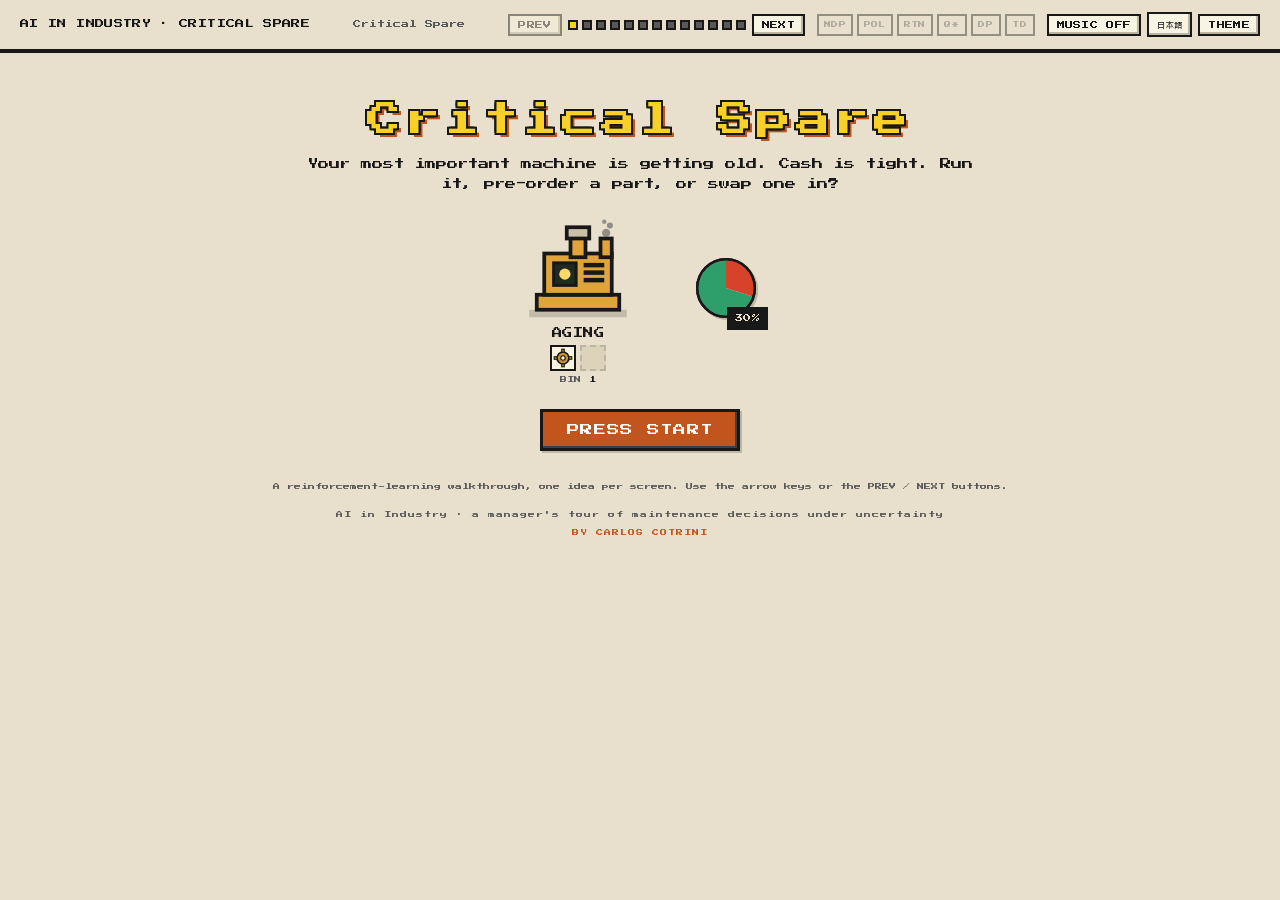
<file: critical-spare/index.html>
<!doctype html>
<html lang="en" data-theme="light">
<head>
  <meta charset="utf-8">
  <meta name="viewport" content="width=device-width, initial-scale=1">
  <title>Critical Spare</title>
  <link rel="stylesheet" href="vendor/katex/katex.min.css">
  <!-- DotGothic16: Japanese bitmap-style font used when body.lang-jp is set.
       Falls back gracefully to the OS Japanese font if Google Fonts can't
       load (e.g. offline lecture room). Press Start 2P is bundled locally
       (see css/style.css @font-face). -->
  <link rel="preconnect" href="https://fonts.googleapis.com">
  <link rel="preconnect" href="https://fonts.gstatic.com" crossorigin>
  <link rel="stylesheet" href="https://fonts.googleapis.com/css2?family=DotGothic16&display=swap">
  <link rel="stylesheet" href="css/style.css">
  <link rel="stylesheet" href="css/grid.css">
  <link rel="stylesheet" href="css/die.css">
  <link rel="stylesheet" href="css/scene0.css">
  <link rel="stylesheet" href="css/scene1.css">
  <link rel="stylesheet" href="css/scene2.css">
  <link rel="stylesheet" href="css/scene3.css">
  <link rel="stylesheet" href="css/scene4.css">
  <link rel="stylesheet" href="css/scene5.css">
  <link rel="stylesheet" href="css/scene6.css">
  <link rel="stylesheet" href="css/scene7.css">
  <link rel="stylesheet" href="css/scene8.css">
  <link rel="stylesheet" href="css/scene9.css">
  <link rel="stylesheet" href="css/scene10.css">
  <link rel="stylesheet" href="css/scene11.css">
  <link rel="stylesheet" href="css/scene12.css">
</head>
<body>
  <header class="topbar">
    <div class="brand">AI in Industry &middot; CRITICAL SPARE</div>
    <div id="scene-title" class="scene-title">loading&hellip;</div>
    <div class="right-cluster">
      <button id="prev-btn" class="pager-btn" type="button" data-i18n="topbar.prev">PREV</button>
      <div id="dot-pager" class="dot-pager"></div>
      <button id="next-btn" class="pager-btn" type="button" data-i18n="topbar.next">NEXT</button>
      <div id="concept-badges" class="concept-badges" aria-label="concept badges earned"></div>
      <button id="music-toggle" class="theme-toggle music-toggle" type="button" aria-label="Toggle music">&#9834; MUSIC OFF</button>
      <button id="lang-toggle" class="theme-toggle lang-toggle" type="button" aria-label="Toggle language">&#26085;&#26412;&#35486;</button>
      <button id="theme-toggle" class="theme-toggle" type="button" aria-label="Toggle theme" data-i18n="topbar.theme">theme</button>
    </div>
  </header>

  <main id="stage" class="stage"></main>

  <!-- vendor + precomputed data -->
  <script src="vendor/katex/katex.min.js"></script>
  <script src="data/datasets.js"></script>
  <script src="js/katex-helpers.js"></script>

  <!-- engine: levers (actions) + machine (the MDP), aliased to Moves / Battle -->
  <script src="js/levers.js"></script>
  <script src="js/machine.js"></script>
  <script src="js/bellman.js"></script>
  <script src="js/sarsa.js"></script>

  <!-- chrome: theme + i18n core, then the 13 scene i18n fragments -->
  <script src="js/theme.js"></script>
  <script src="js/i18n.js"></script>
  <script src="js/i18n/scene0.i18n.js"></script>
  <script src="js/i18n/scene1.i18n.js"></script>
  <script src="js/i18n/scene2.i18n.js"></script>
  <script src="js/i18n/scene3.i18n.js"></script>
  <script src="js/i18n/scene4.i18n.js"></script>
  <script src="js/i18n/scene5.i18n.js"></script>
  <script src="js/i18n/scene6.i18n.js"></script>
  <script src="js/i18n/scene7.i18n.js"></script>
  <script src="js/i18n/scene8.i18n.js"></script>
  <script src="js/i18n/scene9.i18n.js"></script>
  <script src="js/i18n/scene10.i18n.js"></script>
  <script src="js/i18n/scene11.i18n.js"></script>
  <script src="js/i18n/scene12.i18n.js"></script>

  <!-- audio + dialog + reusable widgets -->
  <script src="js/sfx.js"></script>
  <script src="js/music.js"></script>
  <script src="js/dialog.js"></script>
  <script src="js/machineIcon.js"></script>
  <script src="js/die.js"></script>
  <script src="js/grid.js"></script>
  <script src="js/speakerNotes.js"></script>
  <script src="js/i18n-ui.js"></script>
  <script src="js/music-ui.js"></script>

  <!-- scenes + pager -->
  <script src="js/scenes/scene0.js"></script>
  <script src="js/scenes/scene1.js"></script>
  <script src="js/scenes/scene2.js"></script>
  <script src="js/scenes/scene3.js"></script>
  <script src="js/scenes/scene4.js"></script>
  <script src="js/scenes/scene5.js"></script>
  <script src="js/scenes/scene6.js"></script>
  <script src="js/scenes/scene7.js"></script>
  <script src="js/scenes/scene8.js"></script>
  <script src="js/scenes/scene9.js"></script>
  <script src="js/scenes/scene10.js"></script>
  <script src="js/scenes/scene11.js"></script>
  <script src="js/scenes/scene12.js"></script>
  <script src="js/main.js"></script>
</body>
</html>
</file>
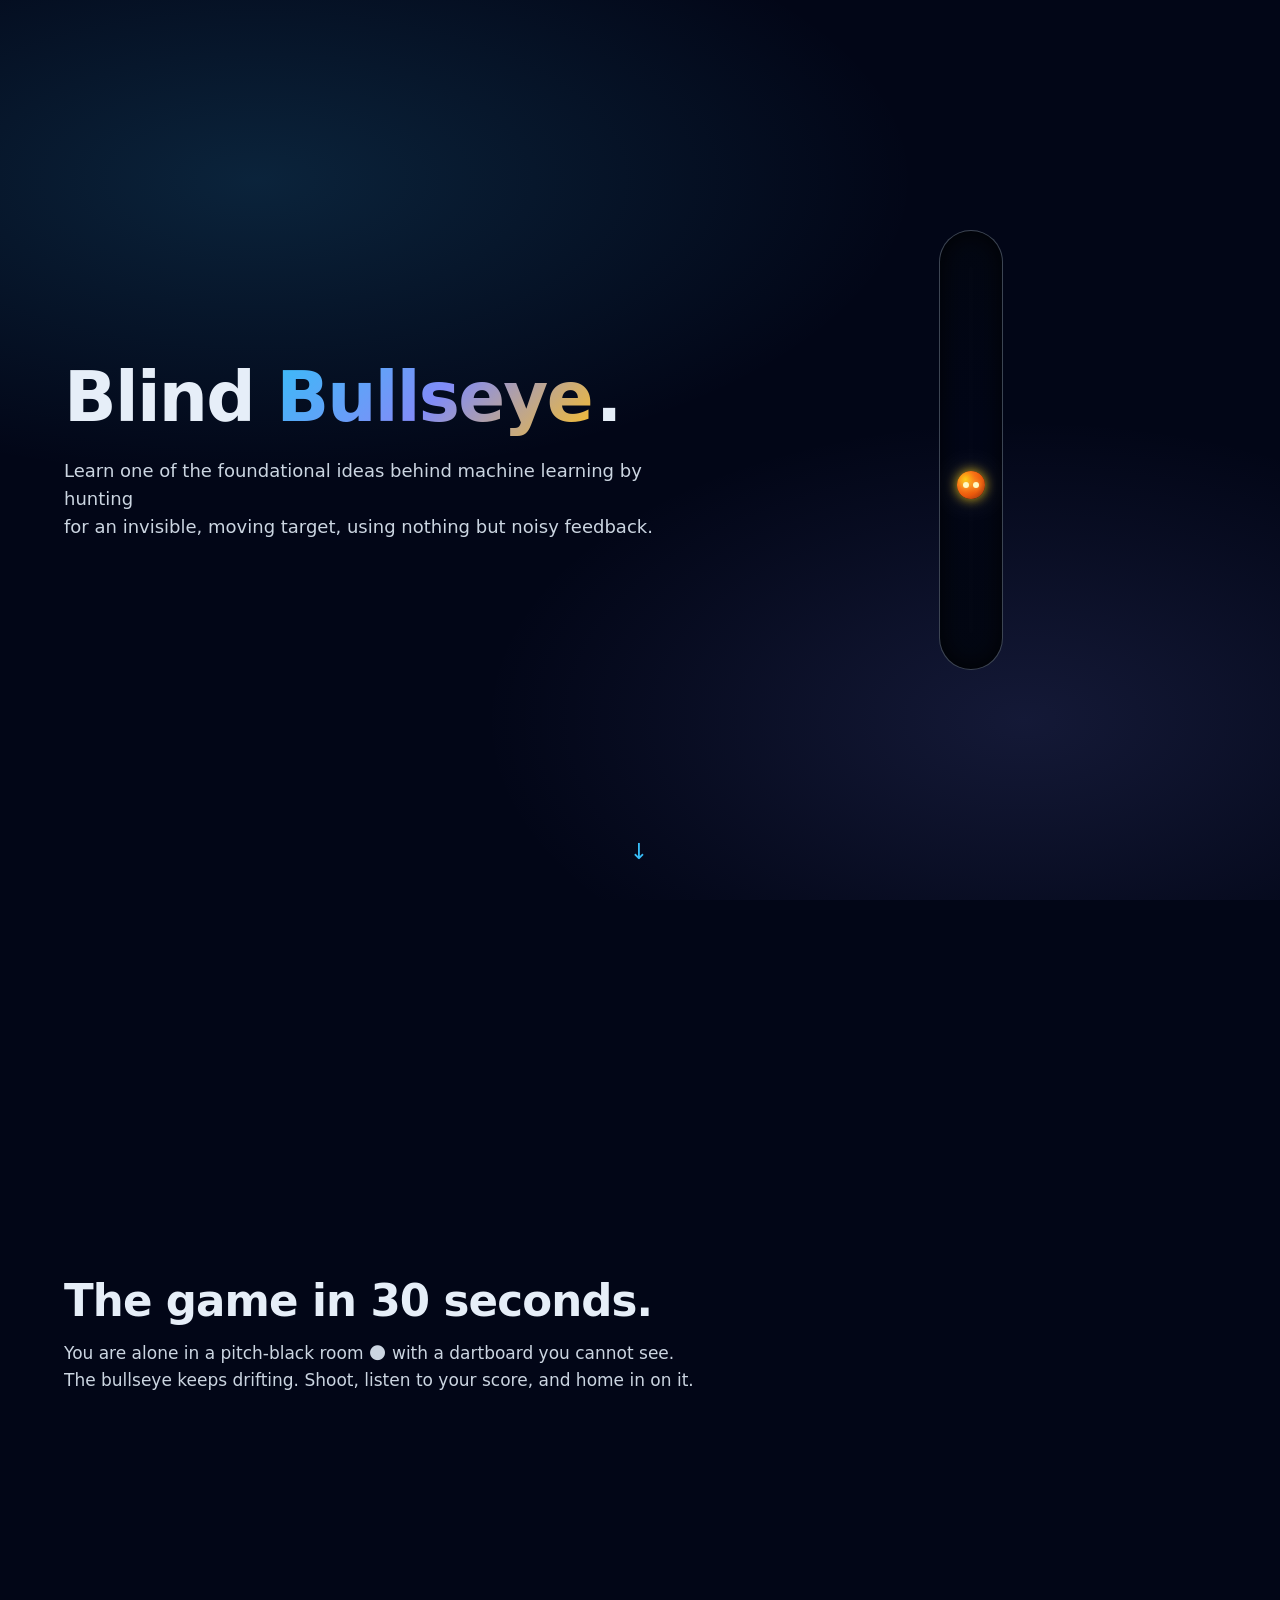
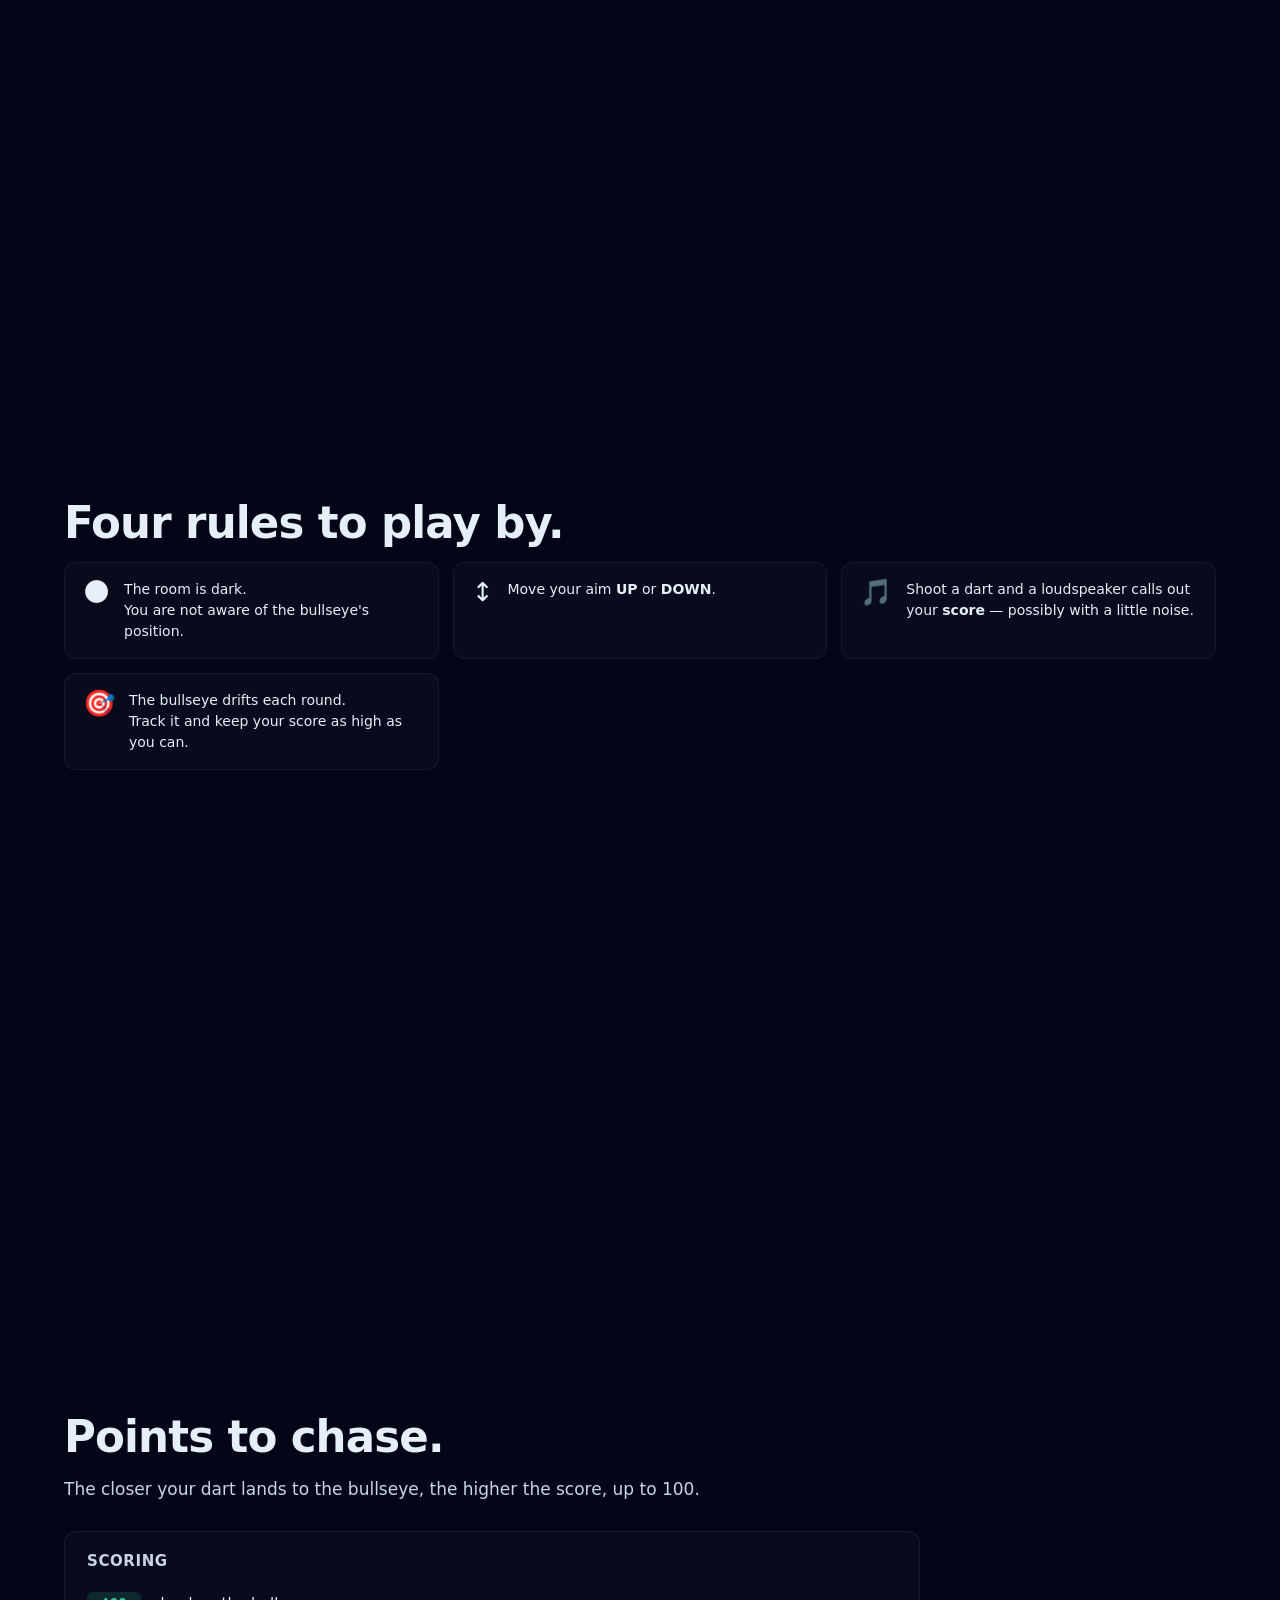
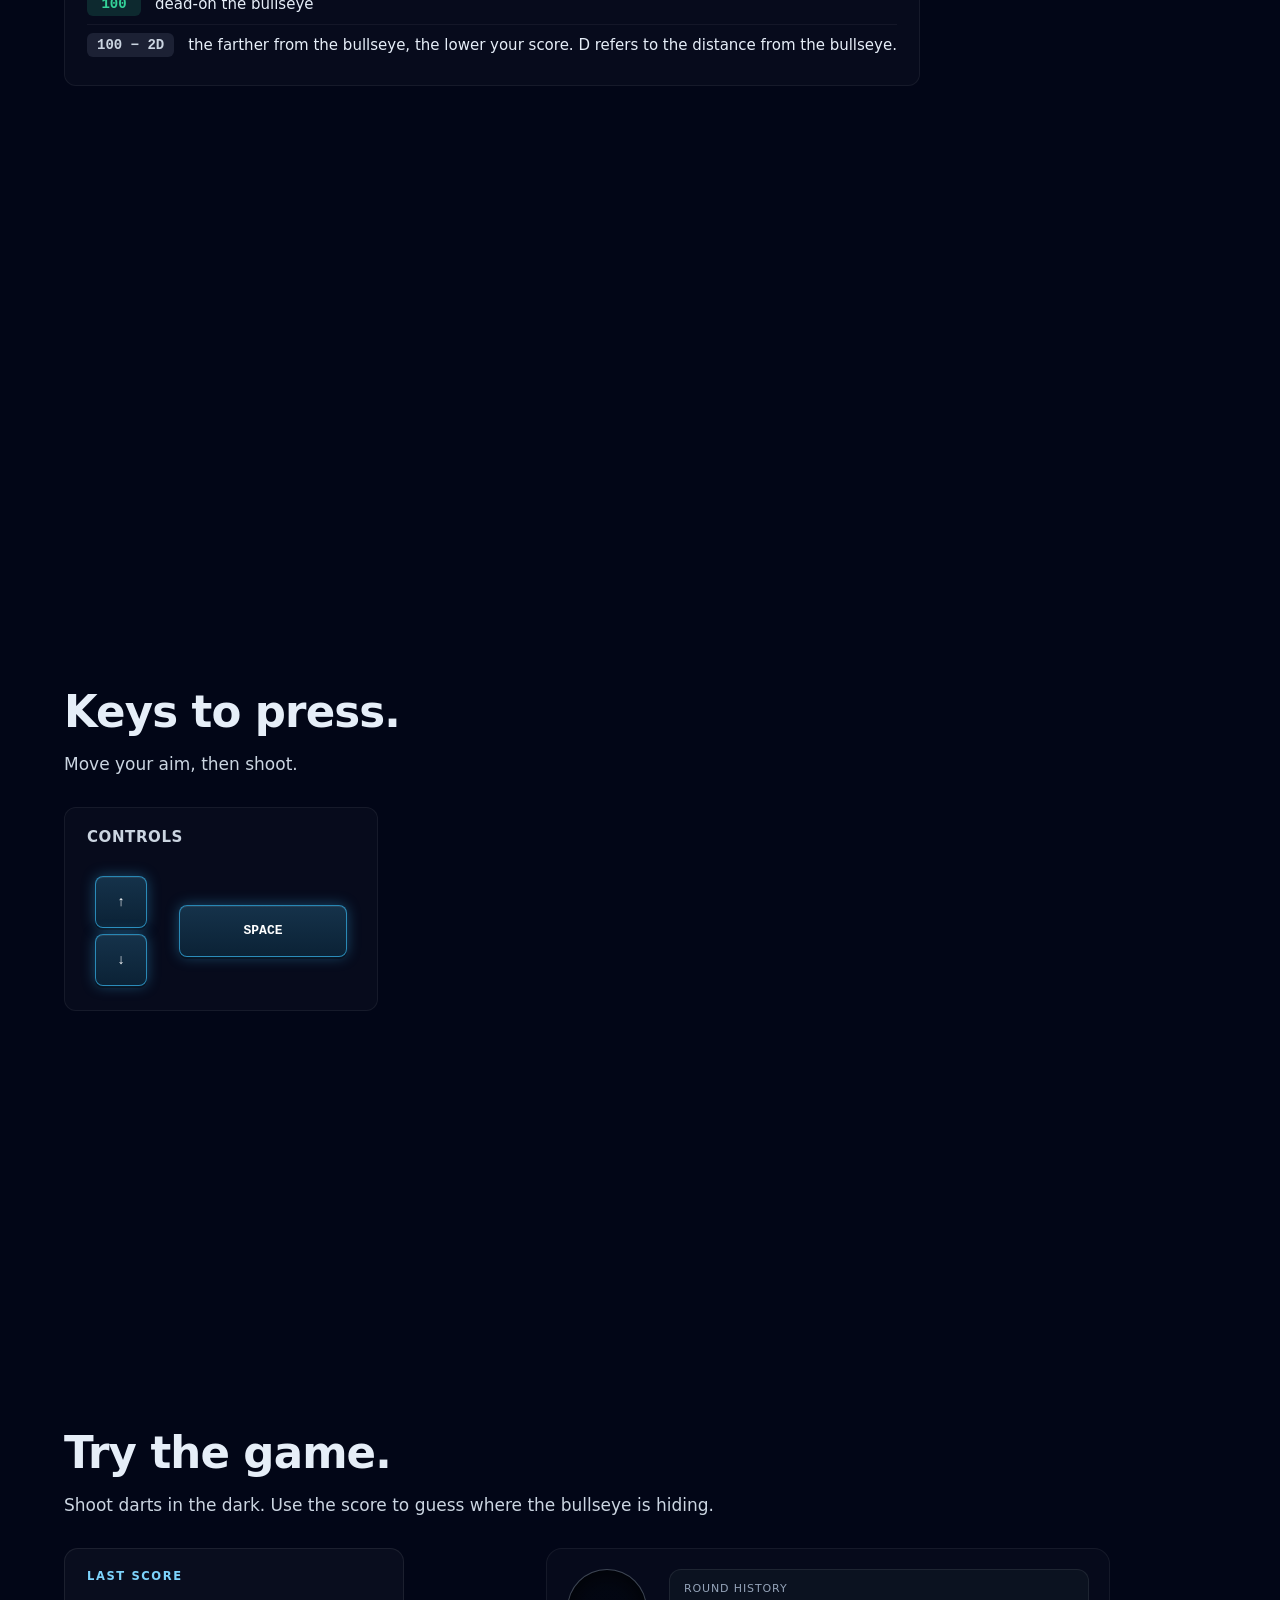
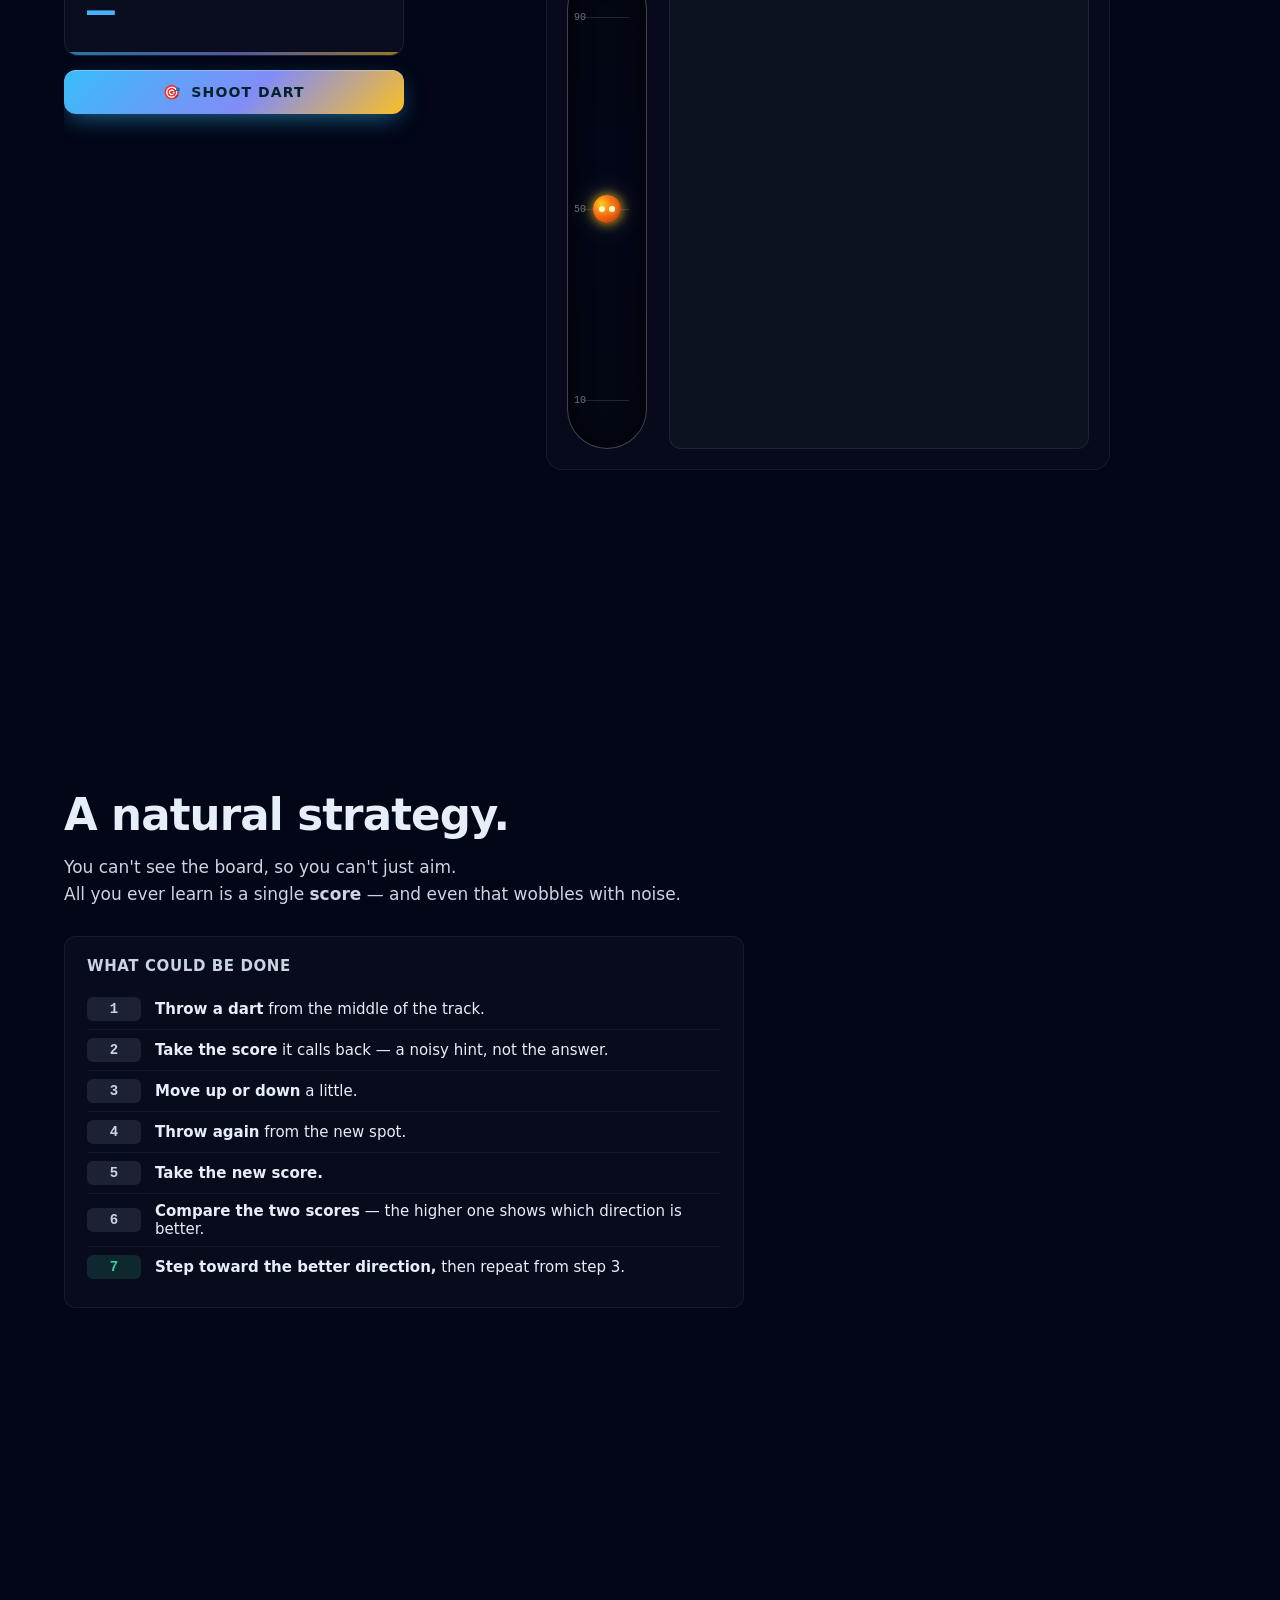
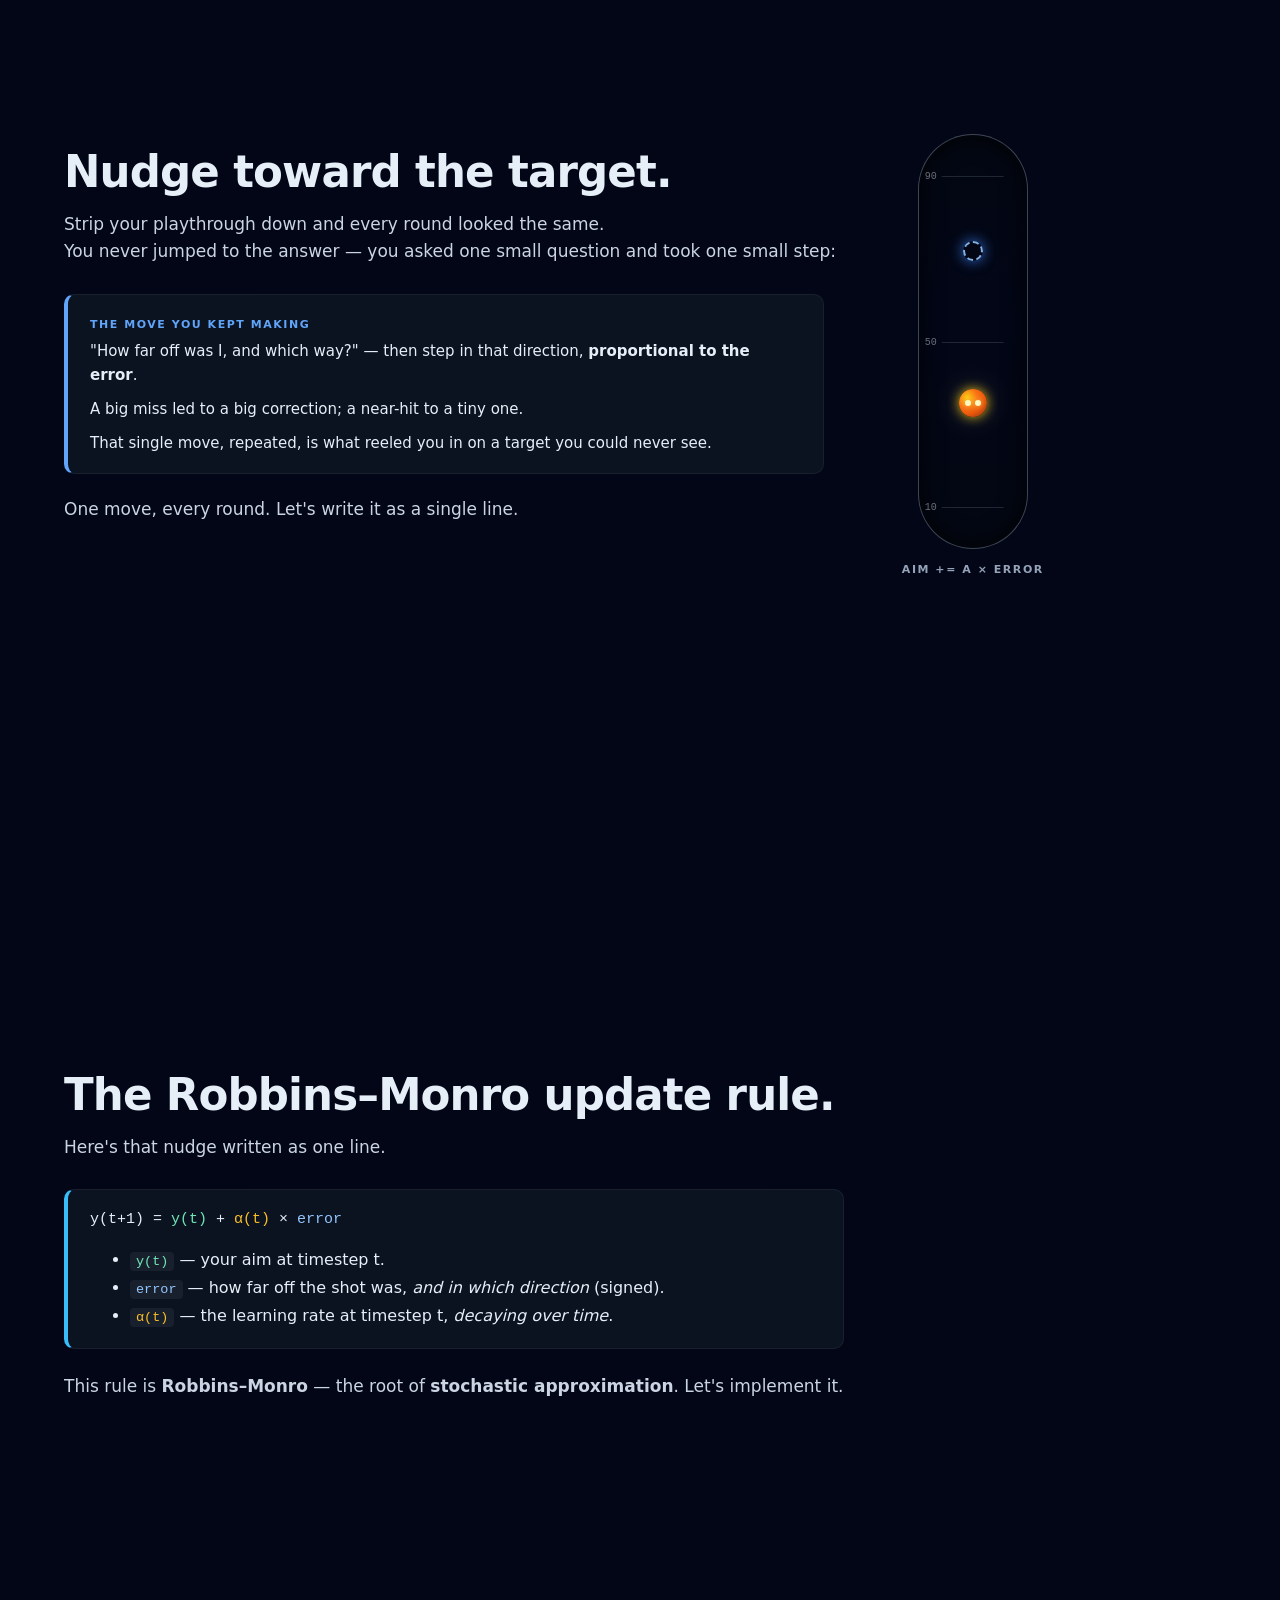
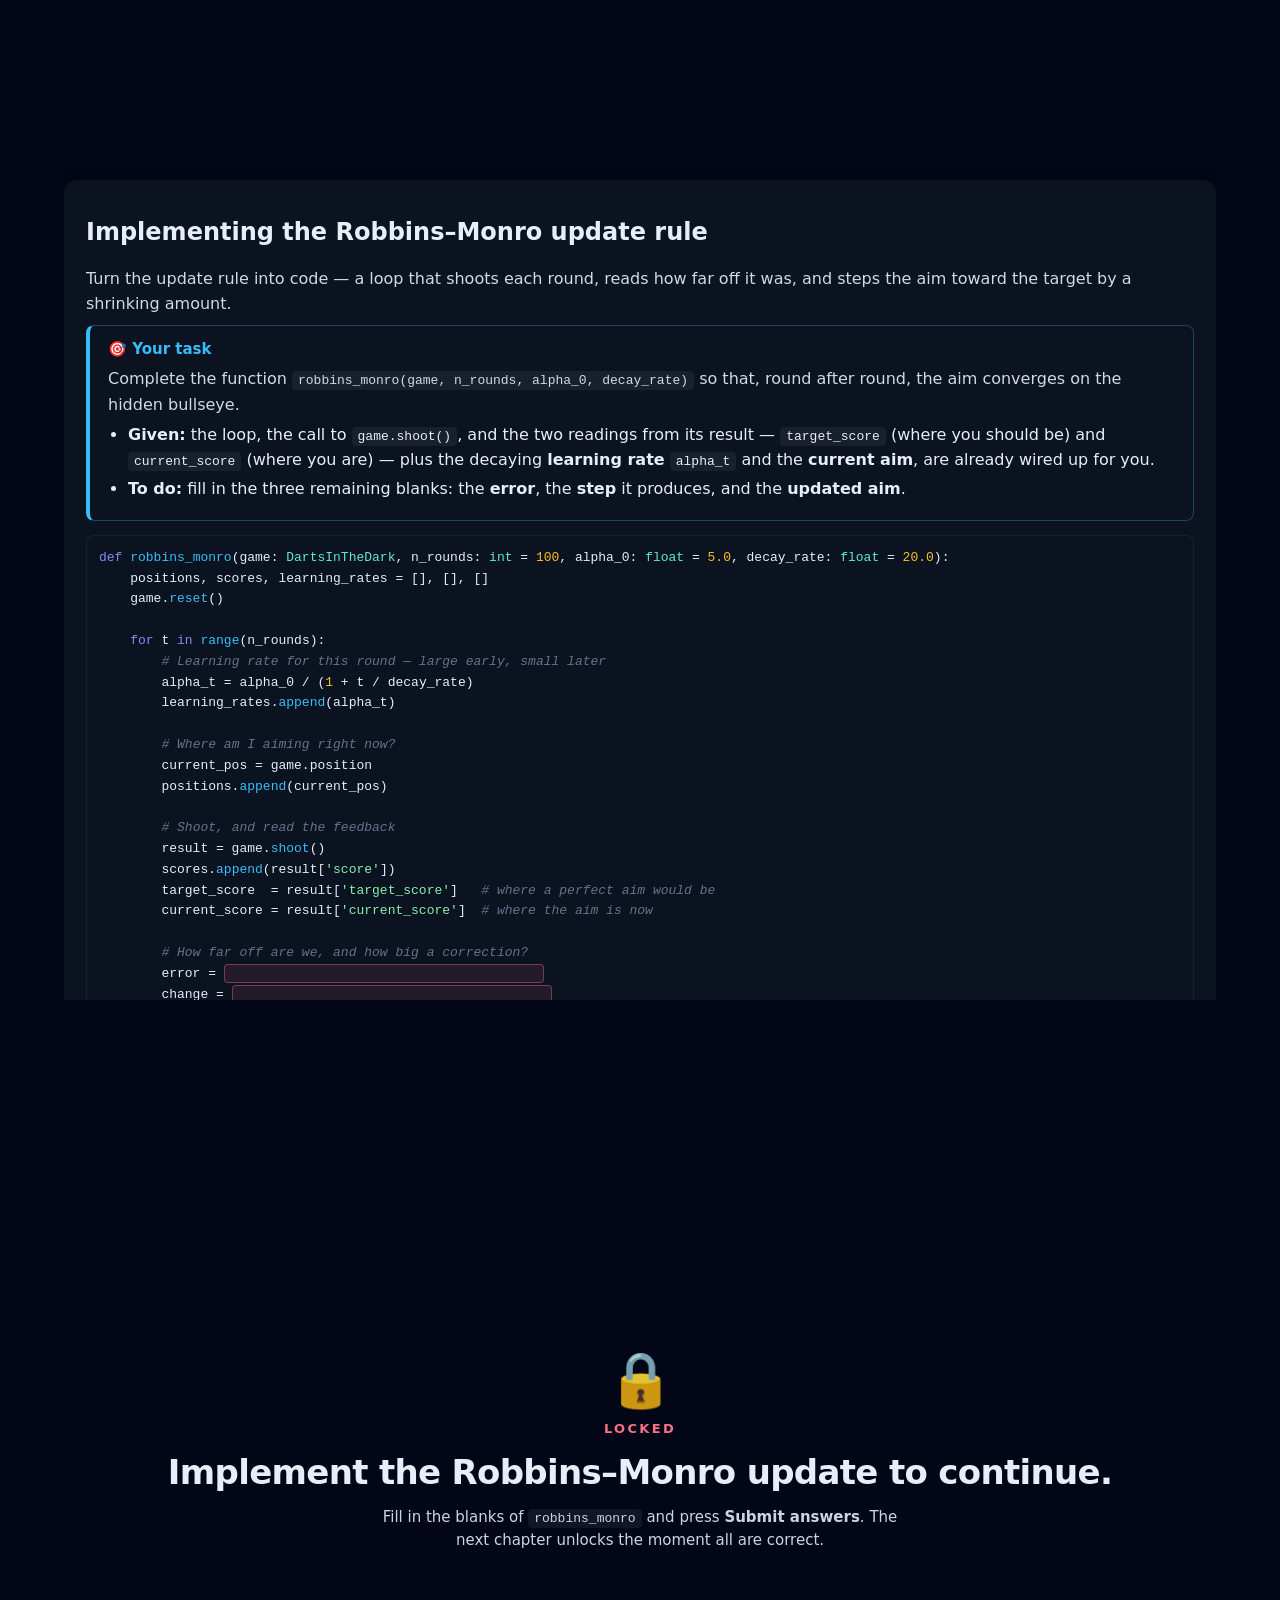
<file: darts/index.html>
<!doctype html>
<html lang="en">
<head>
<meta charset="utf-8" />
<meta name="viewport" content="width=device-width,initial-scale=1" />
<title>Blind Bullseye</title>
<style>
  :root{--bg:#020617;--card:#0b1220;--accent:#38bdf8;--muted:#94a3b8;--ok:#34d399;--bad:#fb7185;--info:#60a5fa}
  *{box-sizing:border-box}
  html,body{margin:0;min-height:100%;font-family:Inter,ui-sans-serif,system-ui,Segoe UI,Roboto,'Helvetica Neue',Arial;background:#020617;color:#e6eef8}
  html{scroll-behavior:smooth;scroll-snap-type:y mandatory}
  @media (prefers-reduced-motion: reduce){html{scroll-behavior:auto}}
  .segment.slide-scroll{height:100vh;overflow-y:auto;display:block;overflow:hidden auto;scroll-snap-align:start}
  main{max-width:none;width:100%;margin:0;padding:20px 64px 12px 64px}
  .page{display:block}
  .page h2{scroll-margin-top:24px}

  /* Scroll segments */
  .segment{height:100vh;display:flex;flex-direction:column;justify-content:center;padding:80px 0;overflow:hidden;scroll-snap-align:start}
  .segment-inner{width:100%}
  .segment-heading{font-size:clamp(28px,3.4vw,44px);font-weight:800;letter-spacing:-0.02em;margin:0 0 14px 0;line-height:1.1}
  .segment-lead{color:#cbd5e1;font-size:17px;line-height:1.6;margin:0 0 28px 0;max-width:80ch}
  .concept-card{background:#0b1220;border:1px solid rgba(255,255,255,0.06);border-left:4px solid var(--info);border-radius:10px;padding:18px 22px;margin-top:0}
  .concept-card .concept-tag{display:inline-block;font-size:11px;letter-spacing:0.14em;text-transform:uppercase;font-weight:600;color:var(--info);margin-bottom:8px}
  .concept-card p{margin:0;color:#e6eef8;line-height:1.6;font-size:15px}
  .concept-card ul{margin:8px 0 0 0;line-height:1.7}
  .concept-card code{font-size:13.5px}
  .concept-card.eq{border-left-color:#38bdf8}
  .concept-card.eq .concept-tag{color:#38bdf8}
  .eqn{font-family:ui-monospace,SFMono-Regular,Menlo,Consolas,monospace;font-size:clamp(15px,1.7vw,20px);line-height:1.8;color:#e6eef8;margin:6px 0 0 0}
  .eqn .lr{color:#fbbf24}
  .eqn .err{color:#93c5fd}
  .eqn .pos{color:#6ee7b7}

  /* Concept visualisations pinned right */
  .mdp-segment{position:relative}
  .mdp-segment .segment-inner{padding-right:max(320px, 28vw)}
  .mdp-segment .concept-card{max-width:760px}
  .mdp-segment .mdp-viz{position:absolute;right:64px;width:max(320px, 28vw);top:26%;transform:translateY(-50%)}
  @media (max-width:1100px){
    .mdp-segment{position:static}
    .mdp-segment .segment-inner{padding-right:0}
    .mdp-segment .mdp-viz{position:static;transform:none;margin:24px auto 0 auto}
  }
  .mdp-viz{display:flex;flex-direction:column;align-items:center;gap:12px;flex-shrink:0}
  .mdp-caption{font-size:11px;color:var(--muted);letter-spacing:0.14em;text-transform:uppercase;font-weight:600;margin:0;text-align:center}

  /* Scroll-reveal */
  .reveal{opacity:0;transform:translateY(28px);transition:opacity .8s ease, transform .8s cubic-bezier(.2,.7,.2,1)}
  .reveal.in{opacity:1;transform:translateY(0)}
  .reveal.d1{transition-delay:.10s}
  .reveal.d2{transition-delay:.25s}
  .reveal.d3{transition-delay:.40s}
  .reveal.d4{transition-delay:.55s}
  .reveal.d5{transition-delay:.70s}
  @media (prefers-reduced-motion: reduce){.reveal{opacity:1;transform:none;transition:none}}

  h2{margin:0 0 16px 0}
  .card{background:var(--card);padding:18px 22px;border-radius:12px;box-shadow:0 6px 20px rgba(2,6,23,0.4)}
  .card + .card{margin-top:14px}
  h3{margin:14px 0 8px 0;font-size:15.5px}
  p,ul{margin:8px 0}
  p{line-height:1.6;color:#d1d8e6}
  ul{line-height:1.8}

  /* ===== Cover / hero ===== */
  .hero{position:relative;height:100vh;display:flex;align-items:center;justify-content:center;background:radial-gradient(1100px 500px at 20% 20%,rgba(56,189,248,0.16),transparent 60%),radial-gradient(900px 500px at 80% 80%,rgba(129,140,248,0.14),transparent 60%);margin:-20px -64px 0 -64px;padding:48px 64px;overflow:hidden;scroll-snap-align:start}
  .hero .scroll-cue{position:absolute;bottom:36px;left:50%;transform:translateX(-50%);margin:0}
  .hero-inner{display:grid;grid-template-columns:1.1fr 0.9fr;gap:64px;align-items:center;max-width:1280px;width:100%}
  .hero-left{min-width:0}
  .hero-right{display:flex;justify-content:center;align-items:center}
  .hero-title{margin:0 0 22px 0;font-size:clamp(40px,5.4vw,76px);line-height:1.1;font-weight:800;letter-spacing:-0.025em}
  .hero-title .grad{background:linear-gradient(135deg,#38bdf8 0%,#818cf8 50%,#fbbf24 100%);-webkit-background-clip:text;background-clip:text;color:transparent;padding-right:0.06em}
  .hero-sub{margin:0;font-size:18px;line-height:1.55;color:#cbd5e1;max-width:60ch}
  @media (max-width:980px){
    .hero-inner{grid-template-columns:1fr;gap:32px;text-align:center}
    .hero-left{display:flex;flex-direction:column;align-items:center}
    .hero-right{order:-1}
  }

  .rule-grid{display:grid;grid-template-columns:repeat(3,1fr);gap:14px;margin-bottom:30px}
  @media (max-width:1100px){.rule-grid{grid-template-columns:repeat(2,1fr)}}
  @media (max-width:680px){.rule-grid{grid-template-columns:1fr}}
  .rule-card{display:flex;gap:14px;align-items:flex-start;background:rgba(255,255,255,0.025);border:1px solid rgba(255,255,255,0.06);border-radius:12px;padding:16px 18px;transition:transform .15s,border-color .15s}
  .rule-card:hover{transform:translateY(-2px);border-color:rgba(56,189,248,0.35)}
  .rule-icon{font-size:26px;line-height:1;flex-shrink:0}
  .rule-body{font-size:14px;line-height:1.5;color:#e6eef8}
  .rule-body code{font-size:12.5px}

  .panel{background:rgba(255,255,255,0.025);border:1px solid rgba(255,255,255,0.06);border-radius:12px;padding:20px 22px}
  .panel h3{margin:0 0 14px 0;font-size:15px;color:#cbd5e1;letter-spacing:0.04em;text-transform:uppercase}
  .score-row{display:flex;align-items:center;gap:14px;padding:8px 0;font-size:15px;color:#e6eef8}
  .score-row + .score-row{border-top:1px solid rgba(255,255,255,0.05)}
  .score-val{font-family:ui-monospace,Menlo,monospace;font-weight:700;min-width:54px;padding:4px 10px;border-radius:6px;text-align:center;font-size:14px}
  .score-good .score-val{background:rgba(52,211,153,0.15);color:var(--ok)}
  .score-neutral .score-val{background:rgba(148,163,184,0.15);color:#cbd5e1}
  .score-bad .score-val{background:rgba(251,113,133,0.15);color:var(--bad)}

  .keyboard{display:grid;grid-template-columns:repeat(3,52px);grid-template-rows:repeat(2,52px);gap:6px;justify-content:center;margin-top:6px}
  .key{background:linear-gradient(180deg,#1e293b,#0f172a);border:1px solid rgba(255,255,255,0.10);border-radius:8px;display:flex;align-items:center;justify-content:center;font-family:ui-monospace,Menlo,monospace;font-weight:700;font-size:18px;color:#e6eef8;box-shadow:0 2px 0 rgba(0,0,0,0.35),inset 0 1px 0 rgba(255,255,255,0.06)}
  .key.on{border-color:rgba(56,189,248,0.65);color:#fff;background:linear-gradient(180deg,#15324a,#0b2236);box-shadow:0 2px 0 rgba(0,0,0,0.35),inset 0 1px 0 rgba(255,255,255,0.08),0 0 14px rgba(56,189,248,0.35)}
  .key.off{background:rgba(255,255,255,0.02);border-color:rgba(255,255,255,0.05);color:#475569;box-shadow:none;font-weight:600}
  .key.wide{grid-column:span 3;width:auto}
  .scroll-cue{display:flex;flex-direction:column;align-items:center;gap:8px;margin:46px auto 0 auto;color:var(--muted);font-size:12px;letter-spacing:0.18em;text-transform:uppercase}
  .scroll-cue .chev{font-size:22px;color:#38bdf8;animation:bob 1.6s ease-in-out infinite}
  @keyframes bob{0%,100%{transform:translateY(0)}50%{transform:translateY(8px)}}

  button.primary{background:var(--accent);border:1px solid transparent;padding:10px 18px;border-radius:8px;color:#04222e;cursor:pointer;font-weight:700;font-size:14px}
  button.primary:hover{filter:brightness(1.05)}
  button.secondary{background:transparent;border:1px solid rgba(255,255,255,0.18);padding:10px 18px;border-radius:8px;color:#e6eef8;cursor:pointer;font-weight:500;font-size:14px}
  button.secondary:hover{background:rgba(255,255,255,0.05)}
  .btnrow{display:flex;gap:10px;margin-top:14px;flex-wrap:wrap;align-items:center}
  .btnrow button{box-sizing:border-box;height:42px;display:flex;align-items:center;justify-content:center}
  .feedback{margin-top:10px;padding:10px 14px;border-radius:8px;font-size:13.5px;display:none}
  .feedback.ok{display:block;background:rgba(52,211,153,0.12);border:1px solid var(--ok);color:var(--ok)}
  .feedback.bad{display:block;background:rgba(251,113,133,0.12);border:1px solid var(--bad);color:var(--bad)}
  .hint-box{margin-top:10px;padding:10px 14px;border-radius:8px;background:rgba(96,165,250,0.10);border:1px solid rgba(96,165,250,0.4);color:#bfdbfe;font-size:13.5px;display:none}
  .hint-box.show{display:block}
  .hint-box ul{margin:8px 0 0 0}

  /* ===== Embedded Darts game ===== */
  .game-stage{display:grid;grid-template-columns:340px 1fr;gap:36px;align-items:start;margin-top:28px;position:relative}
  @media (max-width:1100px){.game-stage{grid-template-columns:1fr}.dk-room-wrap{order:-1}}
  .game-left{display:flex;flex-direction:column;gap:14px;min-width:0}
  .control-panel{position:relative;background:rgba(255,255,255,0.03);border:1px solid rgba(255,255,255,0.08);border-radius:14px;padding:20px 22px;overflow:hidden;display:flex;flex-direction:column;gap:18px}
  .control-panel::before{content:"";position:absolute;inset:auto 0 0 0;height:3px;background:linear-gradient(90deg,#38bdf8,#818cf8,#fbbf24);opacity:0.6}
  .stats-row{display:grid;grid-template-columns:1fr;gap:18px}
  .stat-block{display:flex;flex-direction:column}
  .stat-label{font-size:11.5px;letter-spacing:0.14em;text-transform:uppercase;font-weight:600;color:#7dd3fc;margin-bottom:6px}
  .stat-value{font-family:ui-monospace,SFMono-Regular,Menlo,Consolas,monospace;font-size:46px;font-weight:800;line-height:1;letter-spacing:-0.02em;background:linear-gradient(135deg,#38bdf8 0%,#818cf8 55%,#fbbf24 100%);-webkit-background-clip:text;background-clip:text;color:transparent}
  .game-btn{position:relative;display:flex;align-items:center;justify-content:center;gap:10px;width:100%;padding:14px 18px;border-radius:12px;border:none;cursor:pointer;font-family:inherit;font-size:14px;font-weight:700;letter-spacing:0.08em;text-transform:uppercase;color:#04222e;background:linear-gradient(135deg,#38bdf8 0%,#818cf8 55%,#fbbf24 100%);box-shadow:0 8px 24px -6px rgba(56,189,248,0.55),inset 0 1px 0 rgba(255,255,255,0.25);transition:transform .12s ease,box-shadow .2s ease}
  .game-btn:hover{box-shadow:0 12px 30px -8px rgba(129,140,248,0.6);transform:translateY(-1px)}
  .game-btn:active{transform:translateY(0) scale(0.985)}
  .game-log{font-size:12.5px;color:var(--muted);text-align:center;margin-top:2px;min-height:18px}

  .dk-room-wrap{display:flex;justify-content:center;align-items:flex-start;justify-self:center;width:100%;max-width:564px}
  .dk-room{display:flex;gap:22px;align-items:stretch;width:100%;background:rgba(255,255,255,0.02);border:1px solid rgba(255,255,255,0.06);border-radius:16px;padding:20px}
  .dk-track{position:relative;width:80px;flex:0 0 80px;height:480px;border-radius:999px;background:linear-gradient(to bottom,#030712,#020617 45%,#030712);border:1px solid rgba(75,85,99,0.8);box-shadow:inset 0 0 24px rgba(0,0,0,0.85);overflow:hidden;transition:background .3s,border-color .3s}
  .dk-tick{position:absolute;left:50%;width:58%;height:1px;transform:translateX(-50%);background:rgba(148,163,184,0.4);opacity:0.5}
  .dk-ticklabel{position:absolute;left:6px;font-size:10px;font-family:ui-monospace,Menlo,monospace;opacity:0.45;transform:translateY(-50%)}
  .dk-player{position:absolute;left:50%;width:28px;height:28px;border-radius:999px;transform:translate(-50%,-50%);background:radial-gradient(circle at 30% 30%,#facc15 0,#f97316 35%,#ea580c 60%,#7c2d12 100%);box-shadow:0 0 12px rgba(250,204,21,0.9),0 0 32px rgba(248,250,252,0.2);display:flex;align-items:center;justify-content:center;gap:4px;z-index:2}
  .dk-eye{width:6px;height:6px;border-radius:999px;background:#fef9c3;box-shadow:0 0 6px rgba(252,211,77,0.9)}
  .dk-bull{position:absolute;left:50%;width:20px;height:20px;border-radius:999px;transform:translate(-50%,-50%);border:2px dashed rgba(15,23,42,0.7);box-shadow:0 0 14px rgba(59,130,246,0.9);display:none;z-index:1}
  .dk-side{flex:1 1 auto;display:flex;flex-direction:column;gap:12px;min-width:0}
  .dk-history{flex:1 1 auto;min-height:0;background:#0b1220;border:1px solid rgba(255,255,255,0.08);border-radius:12px;padding:12px 14px;display:flex;flex-direction:column}
  .dk-history-title{font-size:11px;letter-spacing:0.08em;text-transform:uppercase;color:var(--muted);margin-bottom:8px}
  .dk-hist-list{list-style:none;margin:0;padding:0;font-size:12.5px;font-family:ui-monospace,Menlo,monospace;color:#cbd5e1;overflow-y:auto;max-height:450px}
  .dk-hist-list li{padding:3px 0;border-bottom:1px dashed rgba(56,189,248,0.18)}
  .dk-hist-empty{font-size:12.5px;color:var(--muted);line-height:1.5}
  @media (max-width:520px){.dk-room{flex-direction:column;align-items:center}.dk-track{width:100%;flex-basis:auto;height:120px}}

  /* ===== Exercise template ===== */
  pre.template{background:#0b1220;border:1px solid rgba(255,255,255,0.06);padding:12px;border-radius:8px;overflow:auto;font-size:13px;line-height:1.6;font-family:ui-monospace,SFMono-Regular,Menlo,Consolas,monospace;color:#e6eef8}
  pre.template .kw{color:#818cf8}
  pre.template .fn{color:#38bdf8}
  pre.template .cls{color:#5eead4}
  pre.template .num{color:#fbbf24}
  pre.template .str{color:#86efac}
  pre.template .com{color:#64748b;font-style:italic}
  pre.template .op{color:#94a3b8}
  pre.template input.inline{font-family:inherit;font-size:inherit;background:rgba(251,113,133,0.10);color:#ffd9df;border:1px solid rgba(251,113,133,0.4);border-radius:4px;padding:1px 6px;outline:none;min-width:160px;transition:background .15s,border-color .15s}
  pre.template input.inline:focus{background:rgba(96,165,250,0.12);border-color:var(--info);color:#e6eef8}
  pre.template input.inline.ok{background:rgba(52,211,153,0.14);border-color:var(--ok);color:#d1fae5}
  pre.template input.inline.bad{background:rgba(251,113,133,0.18);border-color:var(--bad);color:#ffd9df}
  .taskbox{background:#0b1220;border:1px solid rgba(56,189,248,0.30);border-left:4px solid #38bdf8;border-radius:8px;padding:14px 18px;margin:6px 0 14px 0}
  .taskbox h3{margin:0 0 8px 0;font-size:15px;color:#38bdf8}
  .taskbox p{margin:6px 0;color:#d1d8e6}
  .taskbox ol,.taskbox ul{margin:6px 0 0 0;padding-left:20px}
  .taskbox li{margin:4px 0;line-height:1.55}
  code{background:rgba(255,255,255,0.06);padding:2px 6px;border-radius:4px;font-size:13px}

  /* ===== Gate ===== */
  .locked{display:none !important}
  .gate{height:100vh;display:flex;flex-direction:column;align-items:center;justify-content:center;text-align:center;padding:60px 24px;gap:10px;overflow:hidden;scroll-snap-align:start}
  .gate-icon{font-size:54px;opacity:0.9;animation:wobble 2.6s ease-in-out infinite}
  @keyframes wobble{0%,100%{transform:rotate(-4deg)}50%{transform:rotate(4deg)}}
  .gate-msg{color:var(--bad);font-weight:700;font-size:13px;letter-spacing:0.18em;text-transform:uppercase}
  .gate-title{font-size:clamp(24px,3vw,34px);font-weight:800;letter-spacing:-0.02em;margin:6px 0 4px 0;color:#e6eef8}
  .gate-sub{color:#cbd5e1;font-size:15px;line-height:1.55;max-width:54ch;margin:0}

  /* ===== Quiz ===== */
  .quiz-q .opts{display:flex;flex-direction:column;gap:10px;margin-top:14px}
  .quiz-q .opts label{display:flex;align-items:flex-start;gap:12px;padding:14px 16px;border-radius:10px;background:#0b1220;border:1px solid rgba(255,255,255,0.06);cursor:pointer;font-size:15px;transition:background .15s,border-color .15s}
  .quiz-q .opts label:hover{background:#0e1628}
  .quiz-q .opts input{margin-top:3px}
  .quiz-q.answered .opts label{cursor:default}
  .quiz-q .opts label.is-correct{border-color:var(--ok);background:rgba(52,211,153,0.08)}
  .quiz-q .opts label.is-wrong{border-color:var(--bad);background:rgba(251,113,133,0.08)}
  .quiz-question{font-size:19px;line-height:1.5;margin:0 0 4px 0}
  .quiz-explain{display:none;margin-top:18px;padding:16px 20px;border-radius:10px;background:rgba(96,165,250,0.08);border:1px solid rgba(96,165,250,0.35);border-left:4px solid var(--info)}
  .quiz-explain.show{display:block}
  .quiz-explain .verdict{font-weight:700;margin-bottom:6px;font-size:14px;letter-spacing:0.04em;text-transform:uppercase}
  .quiz-explain.hint{background:rgba(165,180,252,0.07);border-color:rgba(165,180,252,0.3);border-left-color:#a5b4fc}
  .quiz-explain.hint .verdict{color:#a5b4fc}
  .quiz-explain p{margin:0;color:#e6eef8;line-height:1.6;font-size:14.5px}

  /* Win pop-out (end-card over the board, casino-style) */
  .game-stage.done .game-left,
  .game-stage.done .dk-room-wrap{opacity:0.4;pointer-events:none;filter:grayscale(0.4);transition:opacity .3s,filter .3s}
  .dk-end-card{position:absolute;top:50%;left:50%;transform:translate(-50%,-50%);z-index:5;width:100%;max-width:440px;background:linear-gradient(180deg,#11151f,#0b0f18);border:1px solid rgba(56,189,248,0.45);border-radius:16px;padding:28px 30px;text-align:center;box-shadow:0 24px 60px -12px rgba(0,0,0,0.8);animation:winPop .3s cubic-bezier(.2,.7,.2,1)}
  .dk-end-card[hidden]{display:none}
  @keyframes winPop{from{transform:translate(-50%,-50%) scale(.9);opacity:0}to{transform:translate(-50%,-50%) scale(1);opacity:1}}
  .dk-end-emoji{font-size:52px;line-height:1;margin-bottom:10px}
  .dk-end-title{font-size:22px;font-weight:800;letter-spacing:-0.02em;margin-bottom:8px;background:linear-gradient(135deg,#38bdf8 0%,#818cf8 50%,#fbbf24 100%);-webkit-background-clip:text;background-clip:text;color:transparent}
  .dk-end-row{font-size:15px;color:#cbd5e1;margin:6px 0;line-height:1.5}
  .dk-end-actions{display:flex;gap:10px;justify-content:center;margin-top:18px;flex-wrap:wrap}
</style>
</head>
<body>

<main>
  <!-- PAGE 1: COVER -->
  <section class="page" id="page-1">
    <div class="hero">
      <div class="hero-inner">
        <div class="hero-left">
          <h1 class="hero-title reveal d1">Blind <span class="grad">Bullseye</span>.</h1>
          <p class="hero-sub reveal d2">Learn one of the foundational ideas behind machine learning by hunting <br> for an invisible, moving target, using nothing but noisy feedback.</p>
        </div>
        <div class="hero-right">
          <div class="dk-track reveal d3" id="heroTrack" style="height:440px;width:64px;flex:none"></div>
        </div>
      </div>
      <div class="scroll-cue reveal d4" aria-hidden="true"><div class="chev">↓</div></div>
    </div>

    <div class="segment">
      <div class="segment-inner">
        <h2 class="segment-heading reveal d1">The game in 30 seconds.</h2>
        <p class="segment-lead reveal d2">You are alone in a pitch-black room 🌑 with a dartboard you cannot see. <br> The bullseye keeps drifting. Shoot, listen to your score, and home in on it.</p>
      </div>
    </div>

    <div class="segment">
      <div class="segment-inner">
        <h2 class="segment-heading reveal d1">Four rules to play by.</h2>
        <div class="rule-grid" style="margin-top:14px">
          <div class="rule-card reveal"><div class="rule-icon">🌑</div><div class="rule-body">The room is dark.<br> You are not aware of the bullseye's position.</div></div>
          <div class="rule-card reveal d1"><div class="rule-icon">↕️</div><div class="rule-body">Move your aim <strong>UP</strong> or <strong>DOWN</strong>.</div></div>
          <div class="rule-card reveal d2"><div class="rule-icon">🎵</div><div class="rule-body">Shoot a dart and a loudspeaker calls out <br> your <strong>score</strong> — possibly with a little noise.</div></div>
          <div class="rule-card reveal"><div class="rule-icon">🎯</div><div class="rule-body">The bullseye drifts each round. <br> Track it and keep your score as high as you can.</div></div>
        </div>
      </div>
    </div>

    <div class="segment">
      <div class="segment-inner">
        <h2 class="segment-heading reveal d1">Points to chase.</h2>
        <p class="segment-lead reveal d2">The closer your dart lands to the bullseye, the higher the score, up to 100.</p>
        <div class="panel reveal d3" style="width:fit-content;min-width:680px;max-width:900px;margin-top:6px">
          <h3>Scoring</h3>
          <div class="score-row score-good"><span class="score-val">100</span><span>dead-on the bullseye</span></div>
          <div class="score-row score-neutral"><span class="score-val">100 − 2D</span><span>the farther from the bullseye, the lower your score. D refers to the distance from the bullseye.</span></div>
        </div>
      </div>
    </div>

    <div class="segment">
      <div class="segment-inner">
        <h2 class="segment-heading reveal d1">Keys to press.</h2>
        <p class="segment-lead reveal d2">Move your aim, then shoot.</p>
        <div class="panel reveal d3" style="width:fit-content;margin-top:6px">
          <h3>Controls</h3>
          <div style="display:flex;align-items:center;justify-content:center;gap:32px;flex-wrap:wrap;padding:10px 8px 4px">
            <div class="keyboard" style="grid-template-columns:52px;grid-template-rows:repeat(2,52px)">
              <div class="key on" style="font-size:14px">↑</div>
              <div class="key on" style="font-size:14px">↓</div>
            </div>
            <div class="keyboard" style="grid-template-columns:repeat(3,52px);grid-template-rows:52px">
              <div class="key on wide" style="font-size:13px">SPACE</div>
            </div>
          </div>
        </div>
      </div>
    </div>
  </section>

  <!-- PAGE 2: GAME -->
  <section class="page" id="page-2">
    <div class="segment">
      <div class="segment-inner">
        <h2 class="segment-heading reveal d1">Try the game.</h2>
        <p class="segment-lead reveal d2">Shoot darts in the dark. Use the score to guess where the bullseye is hiding.</p>

        <div class="game-stage reveal d3">
          <div class="game-left">
            <div class="control-panel">
              <div class="stats-row">
                <div class="stat-block">
                  <div class="stat-label">Last score</div>
                  <div class="stat-value" id="dk_lastScore">—</div>
                </div>
              </div>
            </div>
            <button class="game-btn" id="dk_shoot"><span>🎯</span><span>Shoot dart</span></button>
            <div class="game-log" id="dk_log"></div>
          </div>

          <div class="dk-room-wrap">
            <div class="dk-room">
              <div class="dk-track" id="dk_track">
                <div class="dk-player" id="dk_player"><span class="dk-eye"></span><span class="dk-eye"></span></div>
              </div>
              <div class="dk-side">
                <div class="dk-history">
                  <div class="dk-history-title">Round history</div>
                  <ul class="dk-hist-list" id="dk_histList"></ul>
                  <div class="dk-hist-empty" id="dk_histEmpty"></div>
                </div>
              </div>
            </div>
          </div>
          <div class="dk-end-card" id="dk_end" role="dialog" aria-modal="true" hidden>
            <div class="dk-end-emoji">🏆</div>
            <div class="dk-end-title">You win!</div>
            <div class="dk-end-row" id="dk_endSub">You scored 99.</div>
            <div class="dk-end-actions">
              <button class="secondary" id="dk_winReset">Play again</button>
              <button class="primary" id="dk_winContinue">Continue</button>
            </div>
          </div>
        </div>
      </div>
    </div>
  </section>

  <!-- PAGE 3: DISCOVERING ROBBINS-MONRO -->
  <section class="page" id="page-3">
    <div class="segment">
      <div class="segment-inner">
        <h2 class="segment-heading reveal d1">A natural strategy.</h2>
        <p class="segment-lead reveal d2">You can't see the board, so you can't just aim. <br> All you ever learn is a single <strong>score</strong> — and even that wobbles with noise.</p>
        <div class="panel reveal d3" style="max-width:680px;margin-top:6px">
          <h3>What could be done</h3>
          <div class="score-row score-neutral"><span class="score-val">1</span><span><strong>Throw a dart</strong> from the middle of the track.</span></div>
          <div class="score-row score-neutral"><span class="score-val">2</span><span><strong>Take the score</strong> it calls back — a noisy hint, not the answer.</span></div>
          <div class="score-row score-neutral"><span class="score-val">3</span><span><strong>Move up or down</strong> a little.</span></div>
          <div class="score-row score-neutral"><span class="score-val">4</span><span><strong>Throw again</strong> from the new spot.</span></div>
          <div class="score-row score-neutral"><span class="score-val">5</span><span><strong>Take the new score.</strong></span></div>
          <div class="score-row score-neutral"><span class="score-val">6</span><span><strong>Compare the two scores</strong> — the higher one shows which direction is better.</span></div>
          <div class="score-row score-good"><span class="score-val">7</span><span><strong>Step toward the better direction,</strong> then repeat from step 3.</span></div>
        </div>
      </div>
    </div>

    <div class="segment mdp-segment">
      <div class="segment-inner">
        <h2 class="segment-heading reveal d1">Nudge toward the target.</h2>
        <p class="segment-lead reveal d2">Strip your playthrough down and every round looked the same. <br> You never jumped to the answer — you asked one small question and took one small step:</p>
        <div class="concept-card reveal d3">
          <div class="concept-tag">The move you kept making</div>
          <p>"How far off was I, and which way?" — then step in that direction, <strong>proportional to the error</strong>.</p>
          <p style="margin-top:10px">A big miss led to a big correction; a near-hit to a tiny one.</p>
          <p style="margin-top:10px">That single move, repeated, is what reeled you in on a target you could never see.</p>
        </div>
        <p class="segment-lead reveal d4" style="margin-top:22px">One move, every round. Let's write it as a single line.</p>
      </div>
      <div class="mdp-viz reveal d4">
        <div class="dk-track" id="conceptTrack" style="height:415px;width:110px;flex:none"></div>
        <p class="mdp-caption">aim += α × error</p>
      </div>
    </div>

    <div class="segment">
      <div class="segment-inner">
        <h2 class="segment-heading reveal d1">The Robbins–Monro update rule.</h2>
        <p class="segment-lead reveal d2">Here's that nudge written as one line.</p>
        <div class="concept-card eq reveal d3" style="max-width:780px">
          <p class="eqn">y(t+1) = <span class="pos">y(t)</span> + <span class="lr">α(t)</span> × <span class="err">error</span></p>
          <ul style="margin-top:14px">
            <li><code><span style="color:#6ee7b7">y(t)</span></code> — your aim at timestep t.</li>
            <li><code><span style="color:#93c5fd">error</span></code> — how far off the shot was, <em>and in which direction</em> (signed).</li>
            <li><code><span style="color:#fbbf24">α(t)</span></code> — the learning rate at timestep t, <em>decaying over time</em>.</li>
          </ul>
        </div>
        <p class="segment-lead reveal d4" style="margin-top:24px">This rule is <strong>Robbins–Monro</strong> — the root of <strong>stochastic approximation</strong>. Let's implement it.</p>
      </div>
    </div>
  </section>

  <!-- PAGE 4: EXERCISE 1 -->
  <section class="page segment slide-scroll" id="page-4">
    <div class="card reveal">
      <h1>Implementing the Robbins–Monro update rule</h1>
      <p>Turn the update rule into code — a loop that shoots each round, reads how far off it was, and steps the aim toward the target by a shrinking amount.</p>

      <div class="taskbox reveal d1">
        <h3>🎯 Your task</h3>
        <p>Complete the function <code>robbins_monro(game, n_rounds, alpha_0, decay_rate)</code> so that, round after round, the aim converges on the hidden bullseye.</p>
        <ul>
          <li><strong>Given:</strong> the loop, the call to <code>game.shoot()</code>, and the two readings from its result — <code>target_score</code> (where you should be) and <code>current_score</code> (where you are) — plus the decaying <strong>learning rate</strong> <code>alpha_t</code> and the <strong>current aim</strong>, are already wired up for you.</li>
          <li><strong>To do:</strong> fill in the three remaining blanks: the <strong>error</strong>, the <strong>step</strong> it produces, and the <strong>updated aim</strong>.</li>
        </ul>
      </div>

      <pre class="template"><span class="kw">def</span> <span class="fn">robbins_monro</span>(game: <span class="cls">DartsInTheDark</span>, n_rounds: <span class="cls">int</span> = <span class="num">100</span>, alpha_0: <span class="cls">float</span> = <span class="num">5.0</span>, decay_rate: <span class="cls">float</span> = <span class="num">20.0</span>):
    positions, scores, learning_rates = [], [], []
    game.<span class="fn">reset</span>()

    <span class="kw">for</span> t <span class="kw">in</span> <span class="fn">range</span>(n_rounds):
        <span class="com"># Learning rate for this round — large early, small later</span>
        alpha_t = alpha_0 / (<span class="num">1</span> + t / decay_rate)
        learning_rates.<span class="fn">append</span>(alpha_t)

        <span class="com"># Where am I aiming right now?</span>
        current_pos = game.position
        positions.<span class="fn">append</span>(current_pos)

        <span class="com"># Shoot, and read the feedback</span>
        result = game.<span class="fn">shoot</span>()
        scores.<span class="fn">append</span>(result[<span class="str">'score'</span>])
        target_score  = result[<span class="str">'target_score'</span>]   <span class="com"># where a perfect aim would be</span>
        current_score = result[<span class="str">'current_score'</span>]  <span class="com"># where the aim is now</span>

        <span class="com"># How far off are we, and how big a correction?</span>
        error = <input class="inline" data-e1="error" style="min-width:320px" />
        change = <input class="inline" data-e1="change" style="min-width:320px" />
        game.position = <input class="inline" data-e1="update" style="min-width:320px" />

    <span class="kw">return</span> positions, scores, learning_rates</pre>

      <div class="btnrow">
        <button class="primary" id="e1check">Submit answers</button>
        <button class="secondary" id="e1hint">Show hint</button>
      </div>
      <div class="feedback" id="e1fb"></div>
      <div class="hint-box" id="e1hintbox">
        💡 Stuck? A nudge for each blank — no answers, give it a go:
        <ul>
          <li><strong>error:</strong> how far off you are <em>and</em> which way — the target minus where you currently are.</li>
          <li><strong>change:</strong> don't move by the whole error — scale it down by the learning rate <code>alpha_t</code>.</li>
          <li><strong>game.position:</strong> your new aim is the old aim plus the correction you just computed.</li>
        </ul>
      </div>
    </div>
  </section>

  <div class="gate" id="gate-e1">
    <div class="gate-icon">🔒</div>
    <div class="gate-msg">Locked</div>
    <h3 class="gate-title">Implement the Robbins–Monro update to continue.</h3>
    <p class="gate-sub">Fill in the blanks of <code>robbins_monro</code> and press <strong>Submit answers</strong>. The next chapter unlocks the moment all are correct.</p>
  </div>

  <!-- PAGE 6: QUIZ -->
  <section class="page locked" id="page-6">
    <div class="segment">
      <div class="segment-inner">
        <h2 class="segment-heading reveal d1">Why does the rate shrink?</h2>
        <div class="quiz-q reveal d2" data-q="1" data-correct="B" data-hint="Which size of step helps in each case?">
          <p class="quiz-question">Why does the learning rate <code>α(t)</code> get smaller as the rounds go on?</p>
          <div class="opts">
            <label><input type="radio" name="q1" value="A"> A) Because the error shrinks on its own as you near the target, so the step gets smaller anyway.</label>
            <label><input type="radio" name="q1" value="B"> B) Big early steps close the gap quickly; small later steps stop you overshooting so the aim can settle.</label>
            <label><input type="radio" name="q1" value="C"> C) Because the bullseye drifts less over time, so smaller corrections are enough.</label>
            <label><input type="radio" name="q1" value="D"> D) Because smaller steps make each round faster to compute.</label>
          </div>
          <div class="btnrow"><button class="primary q-submit">Submit answer</button></div>
          <div class="quiz-explain"><div class="verdict"></div>
            <p>Early on you're likely far from the bullseye, so a large step closes the gap fast. As you get close, a large step would fly straight past the target and bounce back. Shrinking <code>α(t)</code> lets the aim fine-tune and converge — this decaying schedule is exactly the Robbins–Monro condition for convergence.</p>
          </div>
        </div>
      </div>
    </div>

    <div class="segment">
      <div class="segment-inner">
        <h2 class="segment-heading reveal d1">What if α never decayed?</h2>
        <div class="quiz-q reveal d2" data-q="2" data-correct="B" data-hint="If alpha never gets smaller, what happens once we reach the neighbourhood of the bullseye?">
          <p class="quiz-question">Suppose you kept <code>α</code> large and constant forever instead of letting it decay. What happens?</p>
          <div class="opts">
            <label><input type="radio" name="q2" value="A"> A) The aim converges perfectly onto the bullseye and stays there.</label>
            <label><input type="radio" name="q2" value="B"> B) The aim keeps jumping back and forth across the bullseye and never settles.</label>
            <label><input type="radio" name="q2" value="C"> C) The game refuses to let you shoot.</label>
            <label><input type="radio" name="q2" value="D"> D) Nothing changes — the learning rate has no effect.</label>
          </div>
          <div class="btnrow"><button class="primary q-submit">Submit answer</button></div>
          <div class="quiz-explain"><div class="verdict"></div>
            <p>With a fixed, large step size, every shot's error sends the aim lurching past the bullseye and back — it orbits the target forever without settling, and the noise makes it worse. Letting <code>α(t)</code> decay toward zero is precisely what guarantees the aim converges.</p>
          </div>
        </div>
      </div>
    </div>

  </section>

  <!-- PAGE 7: CONCLUSION -->
  <section class="page locked" id="page-7">
    <div class="hero" style="background:none">
      <div class="hero-inner" style="grid-template-columns:1fr;text-align:center;max-width:980px;justify-items:center">
        <div class="hero-left" style="display:flex;flex-direction:column;align-items:center;text-align:center">
          <h1 class="hero-title reveal d1">You discovered <br> <span class="grad">Robbins–Monro</span>.</h1>
          <p class="hero-sub reveal d2" style="max-width:64ch">You found an invisible, moving target using only noisy feedback — congrats!</p>
          <p class="hero-sub reveal d4" style="max-width:64ch;margin-top:18px">Three ideas to carry with you:</p>
          <ul class="reveal d5" style="text-align:left;color:#94a3b8;font-size:15px;line-height:2;margin-top:8px;padding-left:1.4em">
            <li><strong style="color:#6ee7b7">Stochastic approximation</strong> — chase a target you can only observe noisily, one small step at a time</li>
            <li><strong style="color:#93c5fd">The update rule</strong> — <code>y(t+1) = y(t) + α(t) × error</code></li>
            <li><strong style="color:#fbbf24">Learning-rate decay</strong> — big steps early, tiny steps late → convergence</li>
          </ul>
        </div>
      </div>
    </div>
  </section>

</main>

<script>
  // ===== Always start at the first page on load / refresh =====
  if ('scrollRestoration' in history) history.scrollRestoration = 'manual';
  window.addEventListener('load', () => window.scrollTo(0, 0));

  // ===== Disable arrow-key page scrolling (whole document) =====
  // Arrow keys never scroll the page; they still work inside text fields.
  window.addEventListener('keydown', (ev) => {
    const tag = (ev.target && ev.target.tagName) || '';
    if (['INPUT','TEXTAREA','SELECT'].includes(tag)) return;
    if (['ArrowUp','ArrowDown','ArrowLeft','ArrowRight'].includes(ev.key)) ev.preventDefault();
  });

  // ===== Scroll-reveal =====
  const io = new IntersectionObserver((entries) => {
    entries.forEach(e => { if (e.isIntersecting){ e.target.classList.add('in'); io.unobserve(e.target); } });
  }, { threshold: 0.12, rootMargin: '0px 0px -60px 0px' });
  document.querySelectorAll('.reveal').forEach(el => io.observe(el));
  requestAnimationFrame(() => {
    document.querySelectorAll('.reveal:not(.in)').forEach(el => {
      const r = el.getBoundingClientRect();
      if (r.top < window.innerHeight && r.bottom > 0) { el.classList.add('in'); io.unobserve(el); }
    });
  });

  // ===== Helpers =====
  function norm(s){ return (s||'').replace(/\s+/g,'').replace(/"/g,"'"); }
  function setInputState(el, ok){ el.classList.remove('ok','bad'); el.classList.add(ok ? 'ok' : 'bad'); }
  function unlock(el){ if(!el) return; el.classList.remove('locked'); el.querySelectorAll('.reveal').forEach(r => io.observe(r)); }
  document.querySelectorAll('input.inline').forEach(inp => inp.addEventListener('input', () => inp.classList.remove('ok','bad')));
  function bindHint(btnId, boxId){
    document.getElementById(btnId).addEventListener('click', function(){
      const shown = document.getElementById(boxId).classList.toggle('show');
      this.textContent = shown ? 'Hide hint' : 'Show hint';
    });
  }

  // ===== Exercise 1: the Robbins-Monro update =====
  const e1Expected = {
    error:  ["target_score-current_score"],
    change: ["alpha_t*error","error*alpha_t"],
    update: ["current_pos+change","change+current_pos"]
  };
  document.getElementById('e1check').addEventListener('click', () => {
    let correct = 0, total = 0;
    for (const key of Object.keys(e1Expected)) {
      total++;
      const el = document.querySelector(`input[data-e1="${key}"]`);
      const val = norm(el.value);
      const ok = e1Expected[key].some(a => norm(a) === val);
      setInputState(el, ok);
      if (ok) correct++;
    }
    const fb = document.getElementById('e1fb');
    if (correct === total) {
      fb.className = '';
      const g = document.getElementById('gate-e1'); if (g) g.classList.add('locked');
      unlock(document.getElementById('page-6'));
      unlock(document.getElementById('page-7'));
      setTimeout(() => { if (window._slideNav) window._slideNav.advance(); }, 50);
    } else {
      fb.className = 'feedback bad';
      fb.textContent = `❌ ${correct}/${total} correct. Each blank is one line of the update rule: find the error, scale it by α, then step the aim.`;
    }
  });
  bindHint('e1hint','e1hintbox');

  // ===== Quiz =====
  document.querySelectorAll('.quiz-q').forEach(q => {
    const btn = q.querySelector('.q-submit');
    if (!btn) return;
    btn.addEventListener('click', () => {
      const correctAns = q.dataset.correct;
      const sel = q.querySelector(`input[name="q${q.dataset.q}"]:checked`);
      if (!sel) { btn.textContent = 'Pick an option first'; setTimeout(() => { btn.textContent = 'Submit answer'; }, 1500); return; }
      q.querySelectorAll('.opts label').forEach(lab => lab.classList.remove('is-wrong'));
      if (sel.value === correctAns) {
        q.classList.add('answered');
        q.querySelectorAll('.opts label').forEach(lab => { lab.querySelector('input').disabled = true; if (lab.querySelector('input').value === correctAns) lab.classList.add('is-correct'); });
        btn.disabled = true;
        setTimeout(() => { if (window._slideNav) window._slideNav.advance(); }, 600);
      } else {
        sel.closest('label').classList.add('is-wrong');
        const ex = q.querySelector('.quiz-explain'); ex.className = 'quiz-explain show hint';
        ex.querySelector('.verdict').textContent = 'Not quite — here\'s a hint:';
        ex.querySelector('p').textContent = q.dataset.hint;
        btn.textContent = 'Try again';
      }
    });
  });

  // ===== Shared track helpers (decorative) =====
  function paintTrack(elId, playerPos, bullPos, showTicks){
    const el = document.getElementById(elId); if (!el) return;
    el.innerHTML = '';
    if (showTicks !== false){
    [ [90,'90'], [50,'50'], [10,'10'] ].forEach(([p,lbl]) => {
      const top = (100 - p) + '%';
      const tick = document.createElement('div'); tick.className = 'dk-tick'; tick.style.top = top; el.appendChild(tick);
      const tl = document.createElement('div'); tl.className = 'dk-ticklabel'; tl.style.top = top; tl.textContent = lbl; el.appendChild(tl);
    });
    }
    const player = document.createElement('div'); player.className = 'dk-player';
    player.style.top = (100 - playerPos) + '%';
    player.innerHTML = '<span class="dk-eye"></span><span class="dk-eye"></span>';
    el.appendChild(player);
    if (bullPos != null){
      const bull = document.createElement('div'); bull.className = 'dk-bull';
      bull.style.top = (100 - bullPos) + '%'; bull.style.display = 'block';
      bull.style.borderColor = 'rgba(147,197,253,0.9)';
      el.appendChild(bull);
    }
  }
  paintTrack('heroTrack', 42, null, false);
  paintTrack('conceptTrack', 35, 72);

  // ===== Embedded playable game =====
  (function(){
    const track = document.getElementById('dk_track');
    if (!track) return;
    const player = document.getElementById('dk_player');
    const stage = track.closest('.game-stage');
    const endEl = document.getElementById('dk_end');
    const winSub = document.getElementById('dk_endSub');
    const els = {
      last:  document.getElementById('dk_lastScore'),
      histList:  document.getElementById('dk_histList'),
      histEmpty: document.getElementById('dk_histEmpty'),
      log:   document.getElementById('dk_log')
    };
    const clamp = (v,a,b) => Math.min(b, Math.max(a, v));
    function gauss(m, s){ const u = Math.random(), v = Math.random(); return m + s * Math.sqrt(-2*Math.log(u)) * Math.cos(2*Math.PI*v); }
    function randStart(){ return Math.random() < 0.5 ? 10 + Math.random()*15 : 75 + Math.random()*15; }

    // Static ticks (drawn once)
    [ [90,'90'], [50,'50'], [10,'10'] ].forEach(([p,lbl]) => {
      const top = (100 - p) + '%';
      const tick = document.createElement('div'); tick.className = 'dk-tick'; tick.style.top = top; track.insertBefore(tick, player);
      const tl = document.createElement('div'); tl.className = 'dk-ticklabel'; tl.style.top = top; tl.textContent = lbl; track.insertBefore(tl, player);
    });

    let st;
    function reset(){
      st = { round:0, player:50, bull:randStart(), hist:[], won:false };
      els.log.textContent = '';
      endEl.hidden = true;
      stage.classList.remove('done');
      render();
    }
    function render(){
      player.style.top = (100 - st.player) + '%';
      if (st.hist.length === 0){
        els.last.textContent = '—';
        els.histEmpty.style.display = 'block'; els.histList.innerHTML = '';
      } else {
        const h = st.hist[st.hist.length-1];
        els.last.textContent = h.score.toFixed(0);
        els.histEmpty.style.display = 'none';
        els.histList.innerHTML = '';
        st.hist.slice(-15).reverse().forEach(x => {
          const li = document.createElement('li');
          li.textContent = `Round ${String(x.round).padStart(2,'0')} Score: ${x.score.toFixed(0)}`;
          els.histList.appendChild(li);
        });
      }
    }
    function move(d){ st.player = clamp(st.player + d, 2, 98); render(); }
    function shoot(){
      if (st.won) return;
      st.round++;
      st.bull = clamp(st.bull + clamp(gauss(0,1), -2.5, 2.5), 10, 90);
      const dist = Math.abs(st.player - st.bull);
      const base = Math.max(0, 100 - 2*dist);
      const score = clamp(base, 0, 100);
      st.hist.push({ round: st.round, player: st.player, bull: st.bull, dist: dist, score: score });
      if (Math.round(score) >= 97){ st.won = true; winSub.textContent = 'You scored ' + score.toFixed(0) + '.'; endEl.hidden = false; stage.classList.add('done'); }
      render();
    }

    document.getElementById('dk_shoot').addEventListener('click', shoot);
    document.getElementById('dk_winReset').addEventListener('click', reset);
    document.getElementById('dk_winContinue').addEventListener('click', () => { reset(); if (window._slideNav) window._slideNav.advance(); });

    window.addEventListener('keydown', (ev) => {
      const tag = (ev.target && ev.target.tagName) || '';
      if (['INPUT','TEXTAREA','SELECT'].includes(tag)) return;
      const sec = track.closest('.page');
      if (sec) {
        const r = sec.getBoundingClientRect();
        const mid = window.innerHeight / 2;
        if (r.top > mid || r.bottom < mid) return;
      }
      const k = (typeof ev.key === 'string') ? ev.key.toLowerCase() : ev.key;
      if (k === 'arrowup'){ ev.preventDefault(); move(+3); }
      else if (k === 'arrowdown'){ ev.preventDefault(); move(-3); }
      else if (k === ' ' || k === 'spacebar'){ ev.preventDefault(); shoot(); }
    });

    reset();
  })();

  // ===== Slide navigation =====
  window._slideNav = {
    advance: () => {
      const slides = Array.from(document.querySelectorAll('.hero,.segment,.gate')).filter(el => !el.closest('.locked'));
      const next = slides.find(el => el.getBoundingClientRect().top > 50);
      if (next) next.scrollIntoView({behavior:'smooth', block:'start'});
    }
  };
</script>
</body>
</html>
</file>
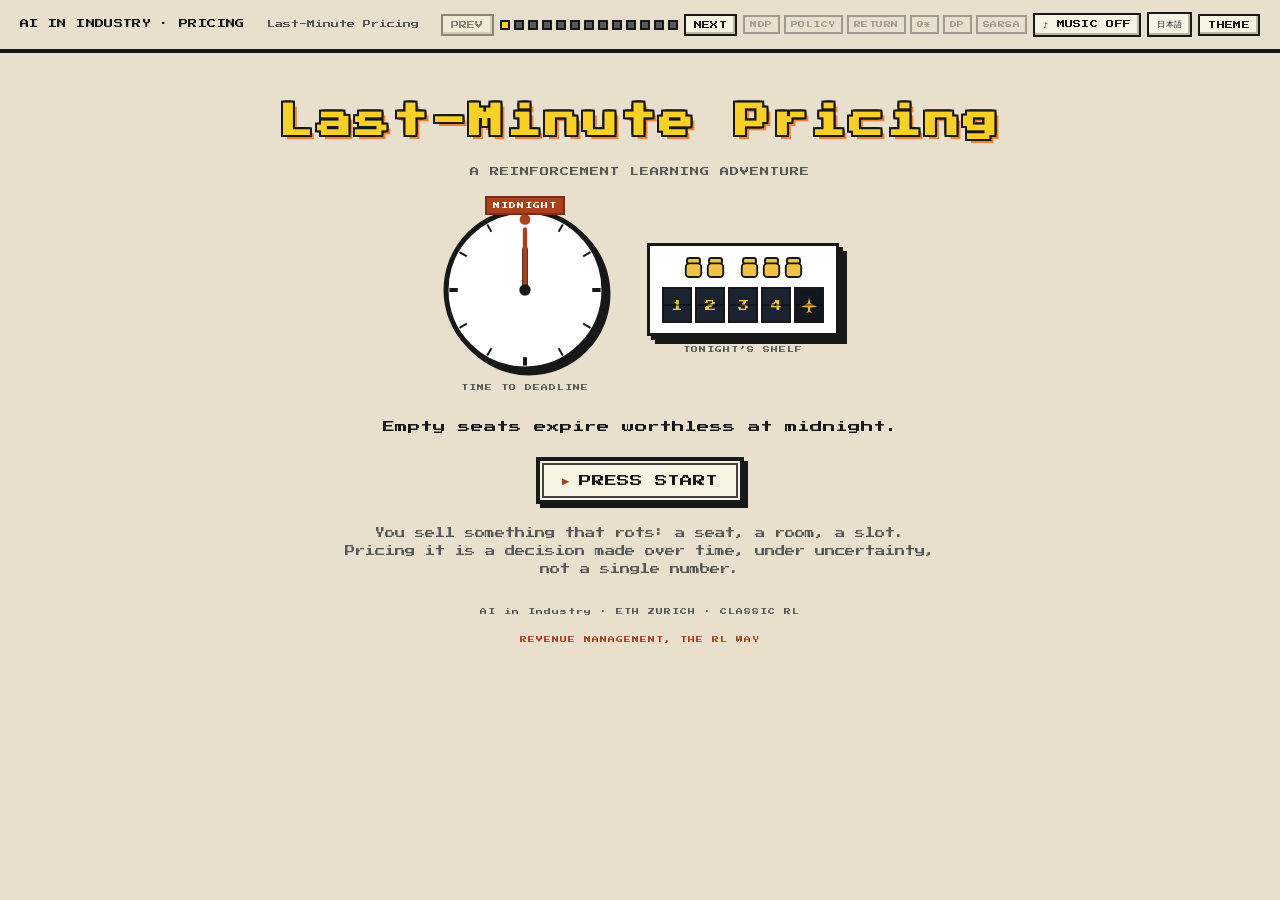
<file: last-minute-pricing/index.html>
<!doctype html>
<html lang="en" data-theme="light">
<head>
  <meta charset="utf-8">
  <meta name="viewport" content="width=device-width, initial-scale=1">
  <title>Last-Minute Pricing</title>
  <link rel="stylesheet" href="vendor/katex/katex.min.css">
  <!-- DotGothic16: Japanese bitmap-style font used when body.lang-jp is set.
       Falls back gracefully to the OS Japanese font if Google Fonts can't
       load (e.g. an offline lecture room). -->
  <link rel="preconnect" href="https://fonts.googleapis.com">
  <link rel="preconnect" href="https://fonts.gstatic.com" crossorigin>
  <link rel="stylesheet" href="https://fonts.googleapis.com/css2?family=DotGothic16&display=swap">
  <link rel="stylesheet" href="css/style.css">
  <link rel="stylesheet" href="css/qtable.css">
  <link rel="stylesheet" href="css/scene0.css">
  <link rel="stylesheet" href="css/scene1.css">
  <link rel="stylesheet" href="css/scene2.css">
  <link rel="stylesheet" href="css/scene3.css">
  <link rel="stylesheet" href="css/scene4.css">
  <link rel="stylesheet" href="css/scene5.css">
  <link rel="stylesheet" href="css/scene6.css">
  <link rel="stylesheet" href="css/scene7.css">
  <link rel="stylesheet" href="css/scene8.css">
  <link rel="stylesheet" href="css/scene9.css">
  <link rel="stylesheet" href="css/scene10.css">
  <link rel="stylesheet" href="css/scene11.css">
  <link rel="stylesheet" href="css/scene12.css">
  <!-- Reusable trajectory-as-tree widget (window.TrajTree). Engine-agnostic;
       all colour from existing theme tokens. -->
  <link rel="stylesheet" href="css/trajTree.css">
</head>
<body>
  <header class="topbar">
    <div class="brand">AI in Industry &middot; PRICING</div>
    <div id="scene-title" class="scene-title">loading&hellip;</div>
    <div class="right-cluster">
      <button id="prev-btn" class="pager-btn" type="button" data-i18n="topbar.prev">PREV</button>
      <div id="dot-pager" class="dot-pager"></div>
      <button id="next-btn" class="pager-btn" type="button" data-i18n="topbar.next">NEXT</button>
      <div id="concept-badges" class="concept-badges" aria-label="concept badges earned"></div>
      <button id="music-toggle" class="theme-toggle music-toggle" type="button" aria-label="Toggle music">&#9834; MUSIC OFF</button>
      <button id="lang-toggle" class="theme-toggle lang-toggle" type="button" aria-label="Toggle language">&#26085;&#26412;&#35486;</button>
      <button id="theme-toggle" class="theme-toggle" type="button" aria-label="Toggle theme" data-i18n="topbar.theme">theme</button>
    </div>
  </header>

  <main id="stage" class="stage"></main>

  <!--, Vendor + math, -->
  <script src="vendor/katex/katex.min.js"></script>
  <script src="js/katex-helpers.js"></script>

  <!--, MDP engine (verified core) + reused solvers, -->
  <script src="js/levers.js"></script>
  <script src="js/pricing.js"></script>
  <script src="js/bellman.js"></script>
  <script src="js/sarsa.js"></script>

  <!--, Precomputed datasets, -->
  <script src="data/datasets.js"></script>

  <!--, Theme + i18n core, -->
  <script src="js/theme.js"></script>
  <script src="js/i18n.js"></script>

  <!--, i18n fragments (scene copy; English source of truth + JP mirror), -->
  <script src="js/i18n/scene0.i18n.js"></script>
  <script src="js/i18n/scene1.i18n.js"></script>
  <script src="js/i18n/scene2.i18n.js"></script>
  <script src="js/i18n/scene3.i18n.js"></script>
  <script src="js/i18n/scene4.i18n.js"></script>
  <script src="js/i18n/scene5.i18n.js"></script>
  <script src="js/i18n/scene6.i18n.js"></script>
  <script src="js/i18n/scene7.i18n.js"></script>
  <script src="js/i18n/scene8.i18n.js"></script>
  <script src="js/i18n/scene9.i18n.js"></script>
  <script src="js/i18n/scene10.i18n.js"></script>
  <script src="js/i18n/scene11.i18n.js"></script>
  <script src="js/i18n/scene12.i18n.js"></script>

  <!--, Shared widgets / chrome, -->
  <script src="js/dialog.js"></script>
  <script src="js/sfx.js"></script>
  <script src="js/deck.js"></script>
  <script src="js/music.js"></script>
  <script src="js/shelfCard.js"></script>
  <script src="js/trajTree.js"></script>
  <script src="js/qtable.js"></script>
  <script src="js/chart.js"></script>
  <script src="js/history.js"></script>
  <script src="js/speakerNotes.js"></script>
  <script src="js/i18n-ui.js"></script>
  <script src="js/music-ui.js"></script>

  <!--, Scenes 0..12, -->
  <script src="js/scenes/scene0.js"></script>
  <script src="js/scenes/scene1.js"></script>
  <script src="js/scenes/scene2.js"></script>
  <script src="js/scenes/scene3.js"></script>
  <script src="js/scenes/scene4.js"></script>
  <script src="js/scenes/scene5.js"></script>
  <script src="js/scenes/scene6.js"></script>
  <script src="js/scenes/scene7.js"></script>
  <script src="js/scenes/scene8.js"></script>
  <script src="js/scenes/scene9.js"></script>
  <script src="js/scenes/scene10.js"></script>
  <script src="js/scenes/scene11.js"></script>
  <script src="js/scenes/scene12.js"></script>

  <!--, Pager / driver, -->
  <script src="js/main.js"></script>
</body>
</html>
</file>
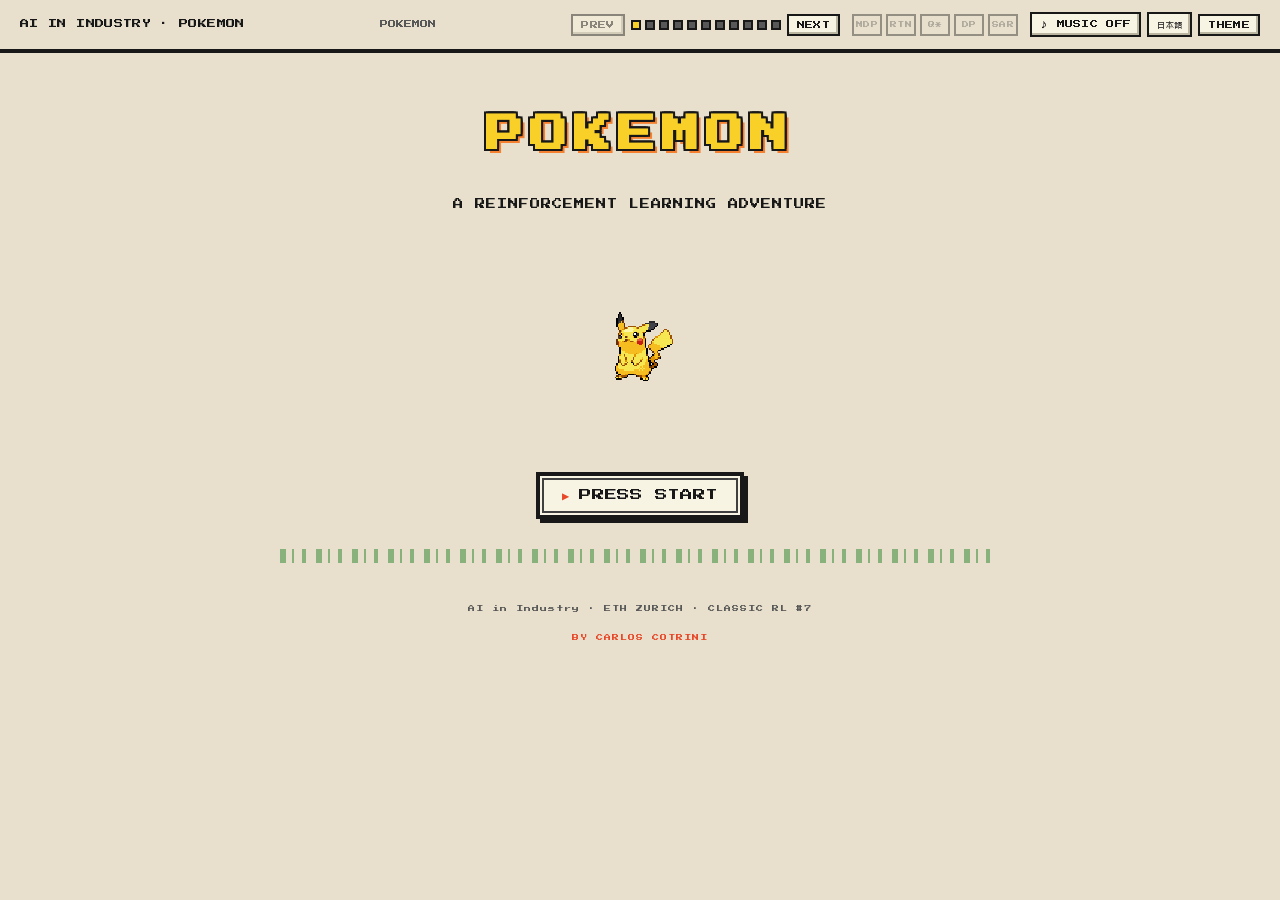
<file: pokemon-battle/index.html>
<!doctype html>
<html lang="en" data-theme="light">
<head>
  <meta charset="utf-8">
  <meta name="viewport" content="width=device-width, initial-scale=1">
  <title>Pokemon battle &middot; AI in Industry reinforcement learning</title>
  <link rel="stylesheet" href="vendor/katex/katex.min.css">
  <!-- DotGothic16: Japanese bitmap-style font used when body.lang-jp is set.
       Falls back gracefully to the OS Japanese font if Google Fonts can't
       load (e.g. offline lecture room). -->
  <link rel="preconnect" href="https://fonts.googleapis.com">
  <link rel="preconnect" href="https://fonts.gstatic.com" crossorigin>
  <link rel="stylesheet" href="https://fonts.googleapis.com/css2?family=DotGothic16&display=swap">
  <link rel="stylesheet" href="css/style.css">
  <link rel="stylesheet" href="css/scene0.css">
  <link rel="stylesheet" href="css/sceneHowToPlay.css">
  <link rel="stylesheet" href="css/scene1.css">
  <link rel="stylesheet" href="css/sceneConcepts.css">
  <link rel="stylesheet" href="css/qtable.css">
  <link rel="stylesheet" href="css/sceneDp.css">
  <link rel="stylesheet" href="css/sceneSarsaDerive.css">
  <link rel="stylesheet" href="css/scene5.css">
  <link rel="stylesheet" href="css/trajTree.css">
</head>
<body>
  <header class="topbar">
    <div class="brand">AI in Industry &middot; POKEMON</div>
    <div id="scene-title" class="scene-title">loading&hellip;</div>
    <div class="right-cluster">
      <button id="prev-btn" class="pager-btn" type="button" data-i18n="topbar.prev">PREV</button>
      <div id="dot-pager" class="dot-pager"></div>
      <button id="next-btn" class="pager-btn" type="button" data-i18n="topbar.next">NEXT</button>
      <div id="trainer-badges" class="trainer-badges" aria-label="concept badges earned"></div>
      <button id="music-toggle" class="theme-toggle music-toggle" type="button" aria-label="Toggle music">♪ MUSIC OFF</button>
      <button id="lang-toggle" class="theme-toggle lang-toggle" type="button" aria-label="Toggle language">日本語</button>
      <button id="theme-toggle" class="theme-toggle" type="button" aria-label="Toggle theme" data-i18n="topbar.theme">theme</button>
    </div>
  </header>

  <main id="stage" class="stage"></main>

  <script src="vendor/katex/katex.min.js"></script>
  <script src="data/datasets.js"></script>
  <script src="js/theme.js"></script>
  <script src="js/i18n.js"></script>
  <script src="js/music.js"></script>
  <script src="js/sfx.js"></script>
  <script src="js/music-ui.js"></script>
  <script src="js/katex-helpers.js"></script>
  <script src="js/history.js"></script>
  <script src="js/moves.js"></script>
  <script src="js/battle.js"></script>
  <script src="js/bellman.js"></script>
  <script src="js/sarsa.js"></script>
  <script src="js/qtable.js"></script>
  <script src="js/chart.js"></script>
  <script src="js/sprite.js"></script>
  <script src="js/dialog.js"></script>
  <script src="js/hpbar.js"></script>
  <script src="js/trajTree.js"></script>
  <script src="js/scenes/scene0.js"></script>
  <script src="js/scenes/sceneHowToPlay.js"></script>
  <script src="js/scenes/scene1.js"></script>
  <script src="js/scenes/sceneMdpOverlay.js"></script>
  <script src="js/scenes/sceneTrajectory.js"></script>
  <script src="js/scenes/sceneObjective.js"></script>
  <script src="js/scenes/sceneQstar.js"></script>
  <script src="js/scenes/sceneDp.js"></script>
  <script src="js/scenes/sceneWhyNotDp.js"></script>
  <script src="js/scenes/sceneSarsaDerive.js"></script>
  <script src="js/scenes/scene5.js"></script>
  <script src="js/speakerNotes.js"></script>
  <script src="js/trainer.js"></script>
  <script src="js/main.js"></script>
  <script src="js/i18n-ui.js"></script>
</body>
</html>
</file>
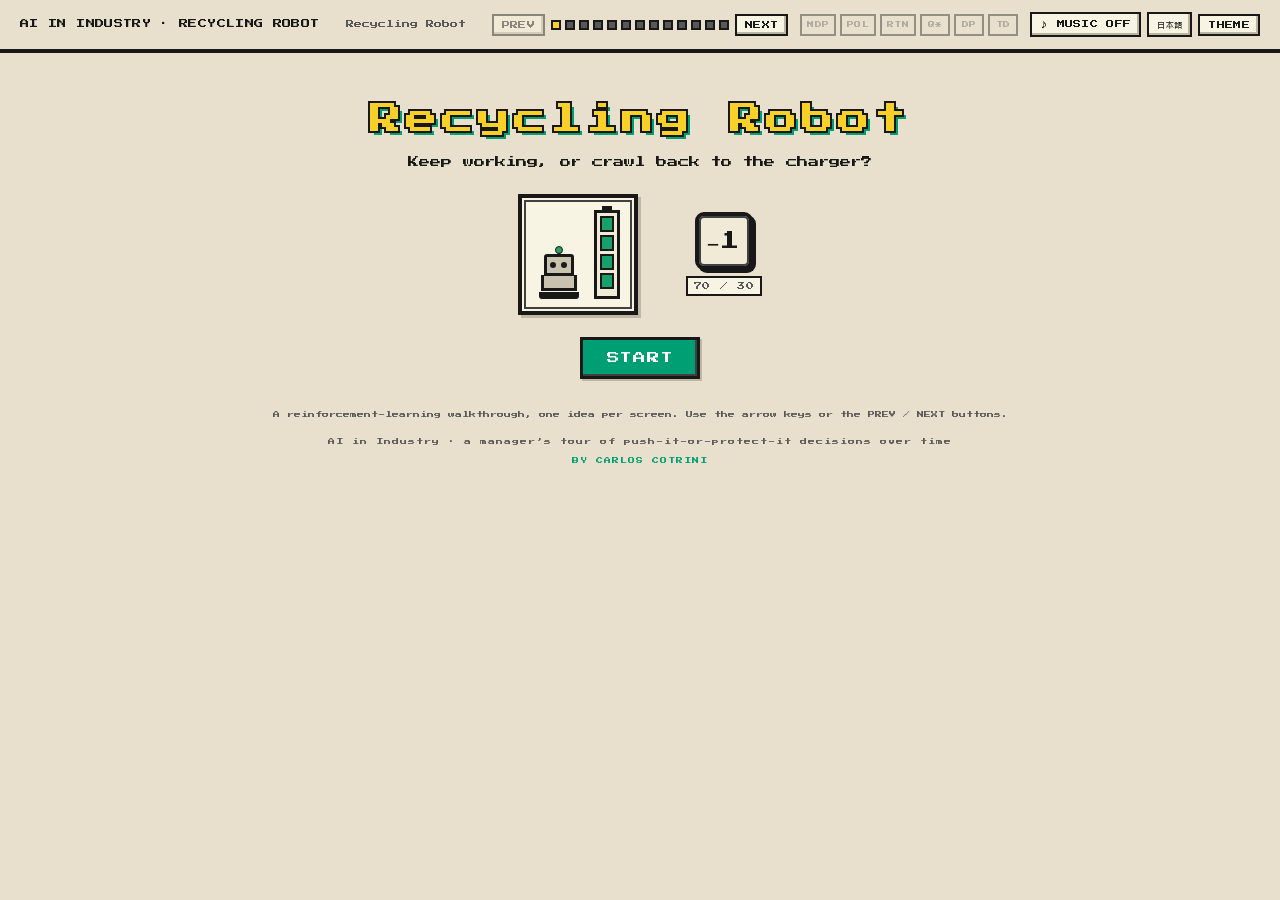
<file: recycling-robot/index.html>
<!doctype html>
<html lang="en" data-theme="light">
<head>
  <meta charset="utf-8">
  <meta name="viewport" content="width=device-width, initial-scale=1">
  <title>Recycling Robot</title>
  <link rel="stylesheet" href="vendor/katex/katex.min.css">
  <!-- DotGothic16: Japanese bitmap-style font used when body.lang-jp is set.
       Falls back gracefully to the OS Japanese font if Google Fonts can't
       load (e.g. offline lecture room). Press Start 2P is bundled locally
       (see css/style.css @font-face). -->
  <link rel="preconnect" href="https://fonts.googleapis.com">
  <link rel="preconnect" href="https://fonts.gstatic.com" crossorigin>
  <link rel="stylesheet" href="https://fonts.googleapis.com/css2?family=DotGothic16&display=swap">
  <link rel="stylesheet" href="css/style.css">
  <link rel="stylesheet" href="css/gauge.css">
  <link rel="stylesheet" href="css/die.css">
  <link rel="stylesheet" href="css/scene0.css">
  <link rel="stylesheet" href="css/scene1.css">
  <link rel="stylesheet" href="css/scene2.css">
  <link rel="stylesheet" href="css/scene3.css">
  <link rel="stylesheet" href="css/scene4.css">
  <link rel="stylesheet" href="css/scene5.css">
  <link rel="stylesheet" href="css/scene6.css">
  <link rel="stylesheet" href="css/scene7.css">
  <link rel="stylesheet" href="css/scene8.css">
  <link rel="stylesheet" href="css/scene9.css">
  <link rel="stylesheet" href="css/scene10.css">
  <link rel="stylesheet" href="css/scene11.css">
  <link rel="stylesheet" href="css/scene12.css">
</head>
<body>
  <header class="topbar">
    <div class="brand">AI in Industry &middot; RECYCLING ROBOT</div>
    <div id="scene-title" class="scene-title">loading&hellip;</div>
    <div class="right-cluster">
      <button id="prev-btn" class="pager-btn" type="button" data-i18n="topbar.prev">PREV</button>
      <div id="dot-pager" class="dot-pager"></div>
      <button id="next-btn" class="pager-btn" type="button" data-i18n="topbar.next">NEXT</button>
      <div id="concept-badges" class="concept-badges" aria-label="concept badges earned"></div>
      <button id="music-toggle" class="theme-toggle music-toggle" type="button" aria-label="Toggle music">&#9834; MUSIC OFF</button>
      <button id="lang-toggle" class="theme-toggle lang-toggle" type="button" aria-label="Toggle language">&#26085;&#26412;&#35486;</button>
      <button id="theme-toggle" class="theme-toggle" type="button" aria-label="Toggle theme" data-i18n="topbar.theme">theme</button>
    </div>
  </header>

  <main id="stage" class="stage"></main>

  <!-- vendor + precomputed data -->
  <script src="vendor/katex/katex.min.js"></script>
  <script src="data/datasets.js"></script>
  <script src="js/katex-helpers.js"></script>

  <!-- engine: levers (actions) + robot (the MDP), aliased to Moves / Battle -->
  <script src="js/levers.js"></script>
  <script src="js/robot.js"></script>
  <script src="js/bellman.js"></script>
  <script src="js/sarsa.js"></script>

  <!-- chrome: theme + i18n core, then the 13 scene i18n fragments -->
  <script src="js/theme.js"></script>
  <script src="js/i18n.js"></script>
  <script src="js/i18n/scene0.i18n.js"></script>
  <script src="js/i18n/scene1.i18n.js"></script>
  <script src="js/i18n/scene2.i18n.js"></script>
  <script src="js/i18n/scene3.i18n.js"></script>
  <script src="js/i18n/scene4.i18n.js"></script>
  <script src="js/i18n/scene5.i18n.js"></script>
  <script src="js/i18n/scene6.i18n.js"></script>
  <script src="js/i18n/scene7.i18n.js"></script>
  <script src="js/i18n/scene8.i18n.js"></script>
  <script src="js/i18n/scene9.i18n.js"></script>
  <script src="js/i18n/scene10.i18n.js"></script>
  <script src="js/i18n/scene11.i18n.js"></script>
  <script src="js/i18n/scene12.i18n.js"></script>

  <!-- audio + dialog + reusable widgets -->
  <script src="js/sfx.js"></script>
  <script src="js/music.js"></script>
  <script src="js/dialog.js"></script>
  <script src="js/die.js"></script>
  <script src="js/gauge.js"></script>
  <script src="js/speakerNotes.js"></script>
  <script src="js/i18n-ui.js"></script>
  <script src="js/music-ui.js"></script>

  <!-- scenes + pager -->
  <script src="js/scenes/scene0.js"></script>
  <script src="js/scenes/scene1.js"></script>
  <script src="js/scenes/scene2.js"></script>
  <script src="js/scenes/scene3.js"></script>
  <script src="js/scenes/scene4.js"></script>
  <script src="js/scenes/scene5.js"></script>
  <script src="js/scenes/scene6.js"></script>
  <script src="js/scenes/scene7.js"></script>
  <script src="js/scenes/scene8.js"></script>
  <script src="js/scenes/scene9.js"></script>
  <script src="js/scenes/scene10.js"></script>
  <script src="js/scenes/scene11.js"></script>
  <script src="js/scenes/scene12.js"></script>
  <script src="js/main.js"></script>
</body>
</html>
</file>
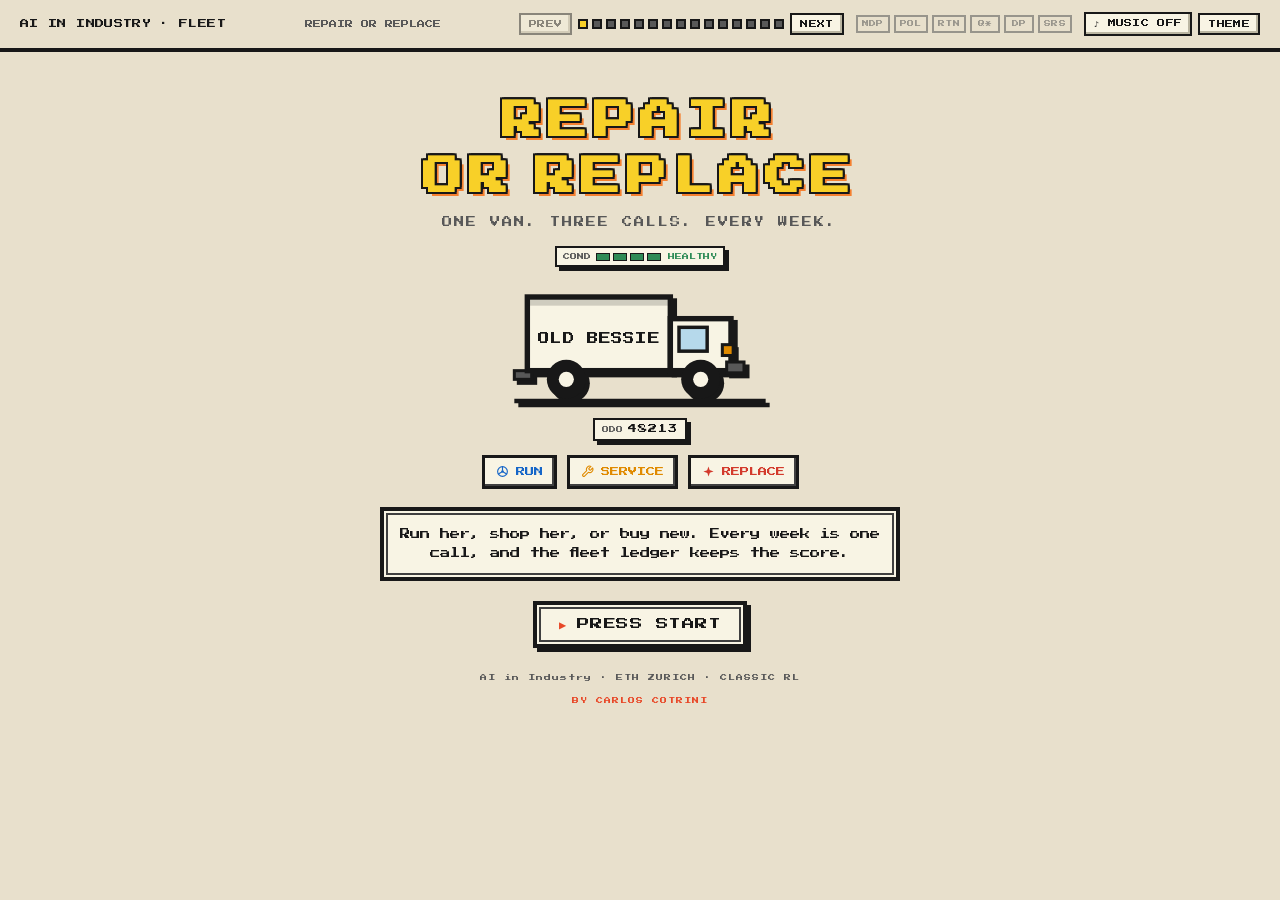
<file: repair-or-replace/index.html>
<!doctype html>
<html lang="en" data-theme="light">
<head>
  <meta charset="utf-8">
  <meta name="viewport" content="width=device-width, initial-scale=1">
  <title>Repair or Replace &middot; AI in Industry reinforcement learning</title>
  <link rel="stylesheet" href="vendor/katex/katex.min.css">
  <link rel="stylesheet" href="css/style.css">
  <link rel="stylesheet" href="css/qtable.css">
  <link rel="stylesheet" href="css/scene0.css">
  <link rel="stylesheet" href="css/scene1.css">
  <link rel="stylesheet" href="css/scene2.css">
  <link rel="stylesheet" href="css/scene3.css">
  <link rel="stylesheet" href="css/scene4.css">
  <link rel="stylesheet" href="css/scene5.css">
  <link rel="stylesheet" href="css/scene6.css">
  <link rel="stylesheet" href="css/scene7.css">
  <link rel="stylesheet" href="css/scene8.css">
  <link rel="stylesheet" href="css/scene9.css">
  <link rel="stylesheet" href="css/scene10.css">
  <link rel="stylesheet" href="css/scene11.css">
  <link rel="stylesheet" href="css/scene12.css">
  <link rel="stylesheet" href="css/scene13.css">
  <link rel="stylesheet" href="css/scene14.css">
</head>
<body>
  <header class="topbar">
    <div class="brand">AI in Industry &middot; FLEET</div>
    <div id="scene-title" class="scene-title">loading&hellip;</div>
    <div class="right-cluster">
      <button id="prev-btn" class="pager-btn" type="button">PREV</button>
      <div id="dot-pager" class="dot-pager"></div>
      <button id="next-btn" class="pager-btn" type="button">NEXT</button>
      <div id="trainer-badges" class="trainer-badges" aria-label="concept badges earned"></div>
      <button id="music-toggle" class="theme-toggle music-toggle" type="button" aria-label="Toggle music">&#9834; MUSIC OFF</button>
      <button id="theme-toggle" class="theme-toggle" type="button" aria-label="Toggle theme">theme</button>
    </div>
  </header>

  <main id="stage" class="stage"></main>

  <!-- vendor -->
  <script src="vendor/katex/katex.min.js"></script>
  <script src="js/katex-helpers.js"></script>

  <!-- precomputed dataset -->
  <script src="data/datasets.js"></script>

  <!-- MDP engine (Actions + Van, aliased to Moves + Battle) + solvers -->
  <script src="js/actions.js"></script>
  <script src="js/van.js"></script>
  <script src="js/bellman.js"></script>
  <script src="js/sarsa.js"></script>

  <!-- theme -->
  <script src="js/theme.js"></script>

  <!-- audio + dialog -->
  <script src="js/dialog.js"></script>
  <script src="js/sfx.js"></script>
  <script src="js/music.js"></script>

  <!-- shared widgets -->
  <script src="js/vanCard.js"></script>
  <script src="js/qtable.js"></script>
  <script src="js/chart.js"></script>
  <script src="js/history.js"></script>
  <script src="js/speakerNotes.js"></script>

  <!-- chrome UI -->
  <script src="js/music-ui.js"></script>

  <!-- scenes -->
  <script src="js/scenes/scene0.js"></script>
  <script src="js/scenes/scene1.js"></script>
  <script src="js/scenes/scene2.js"></script>
  <script src="js/scenes/scene3.js"></script>
  <script src="js/scenes/scene4.js"></script>
  <script src="js/scenes/scene5.js"></script>
  <script src="js/scenes/scene6.js"></script>
  <script src="js/scenes/scene7.js"></script>
  <script src="js/scenes/scene8.js"></script>
  <script src="js/scenes/scene9.js"></script>
  <script src="js/scenes/scene10.js"></script>
  <script src="js/scenes/scene11.js"></script>
  <script src="js/scenes/scene12.js"></script>
  <script src="js/scenes/scene13.js"></script>
  <script src="js/scenes/scene14.js"></script>

  <!-- pager -->
  <script src="js/main.js"></script>
</body>
</html>
</file>
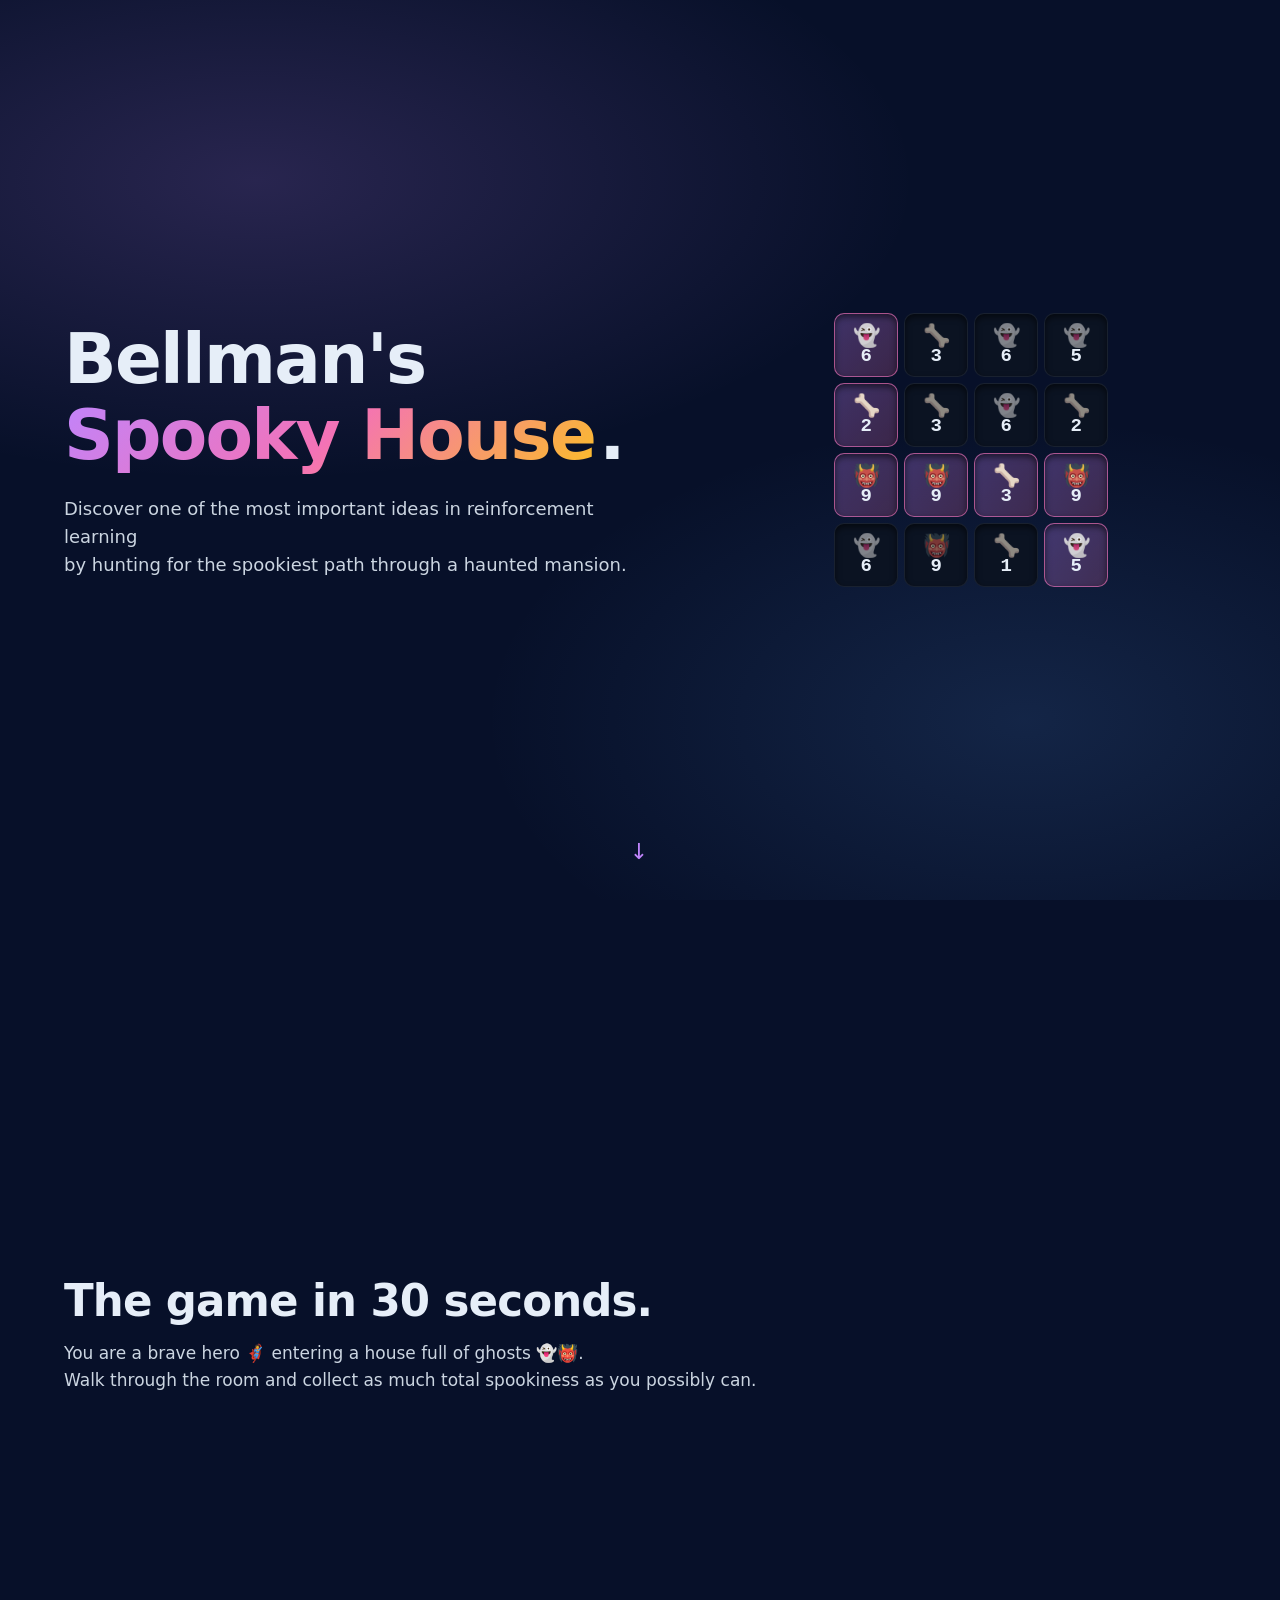
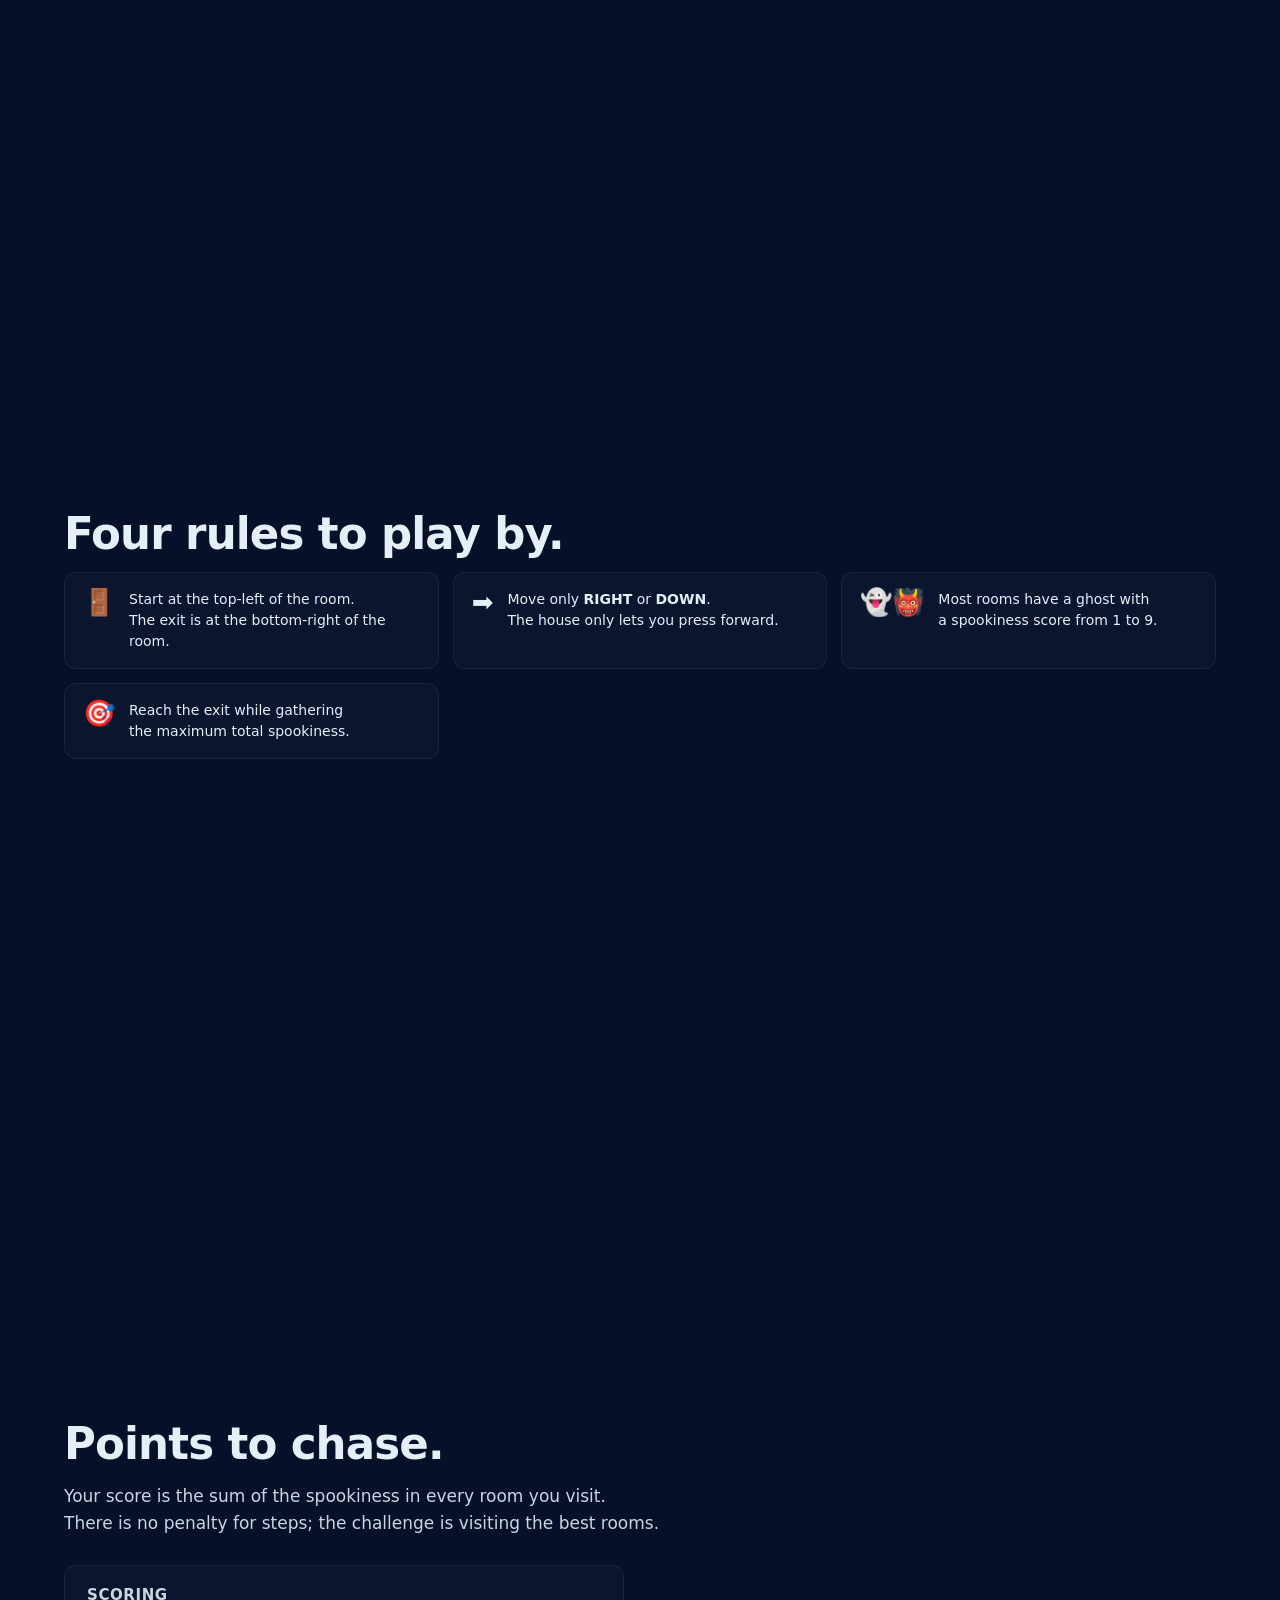
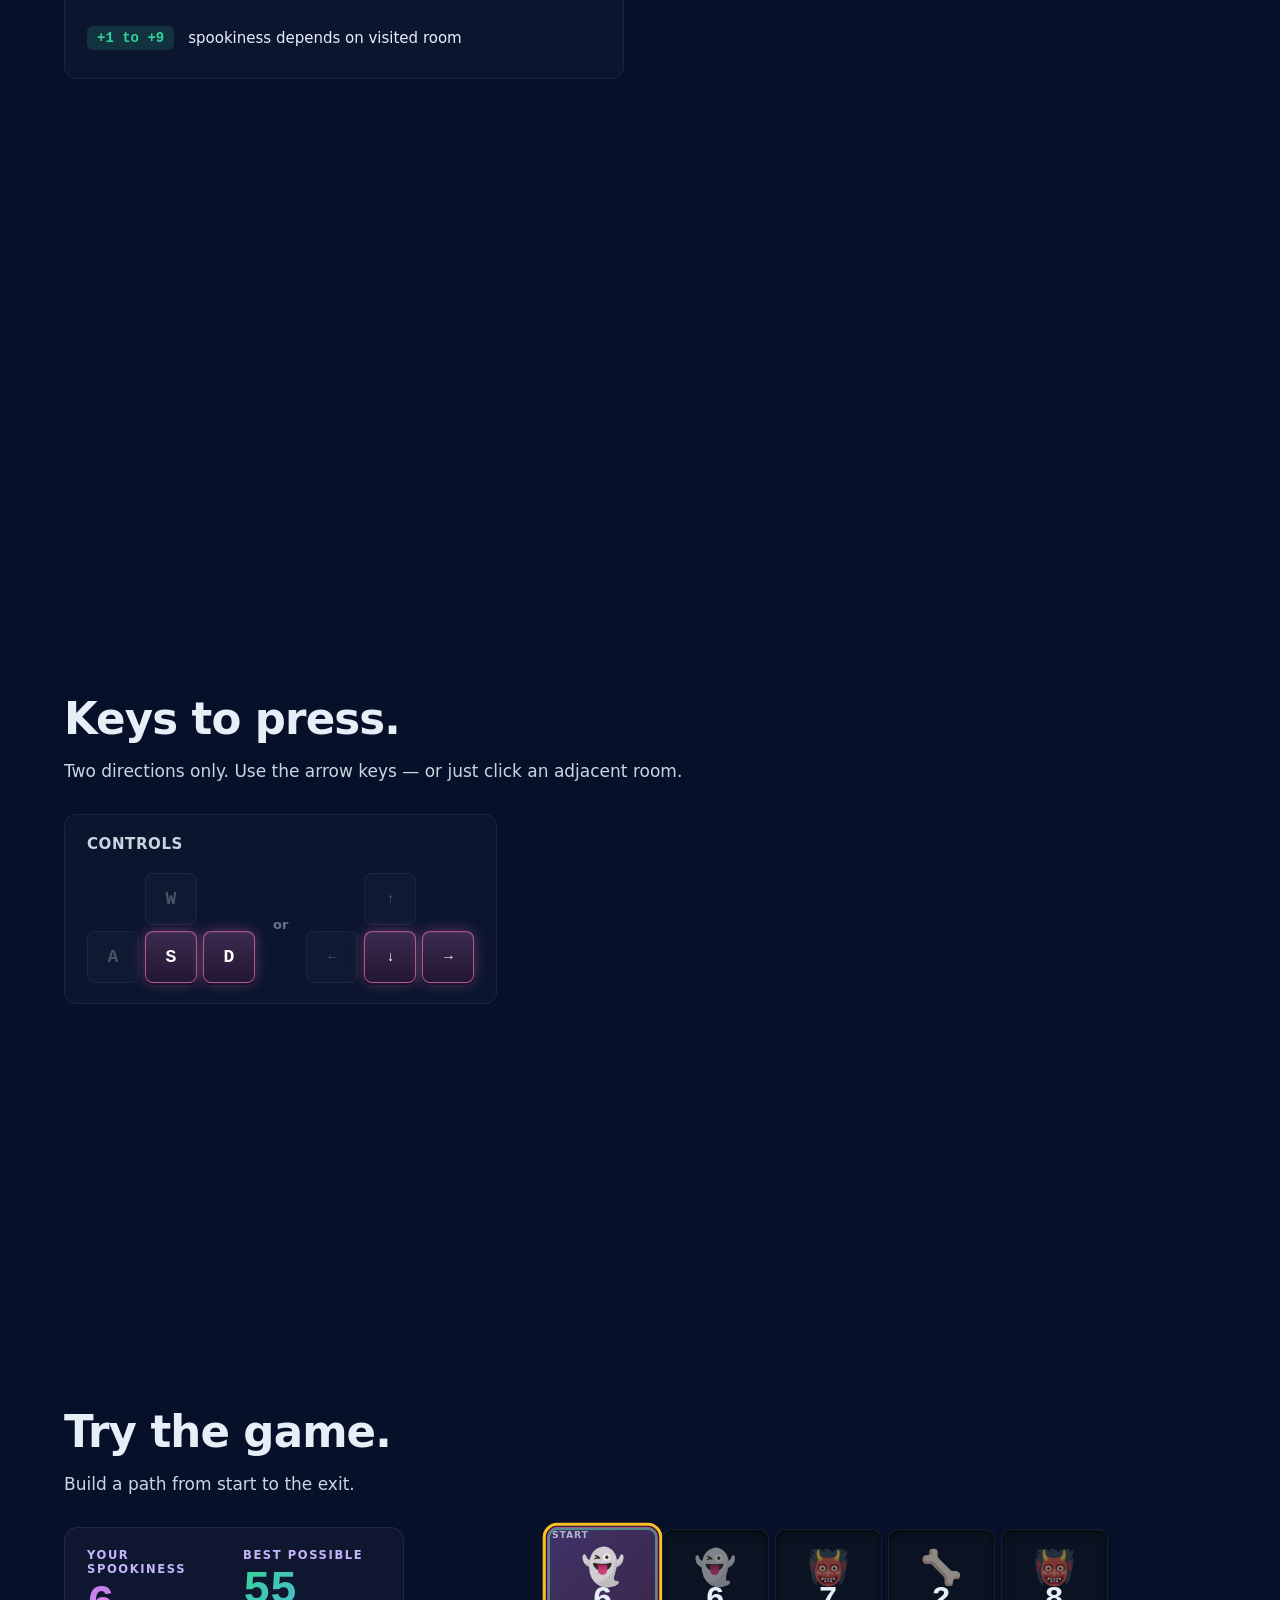
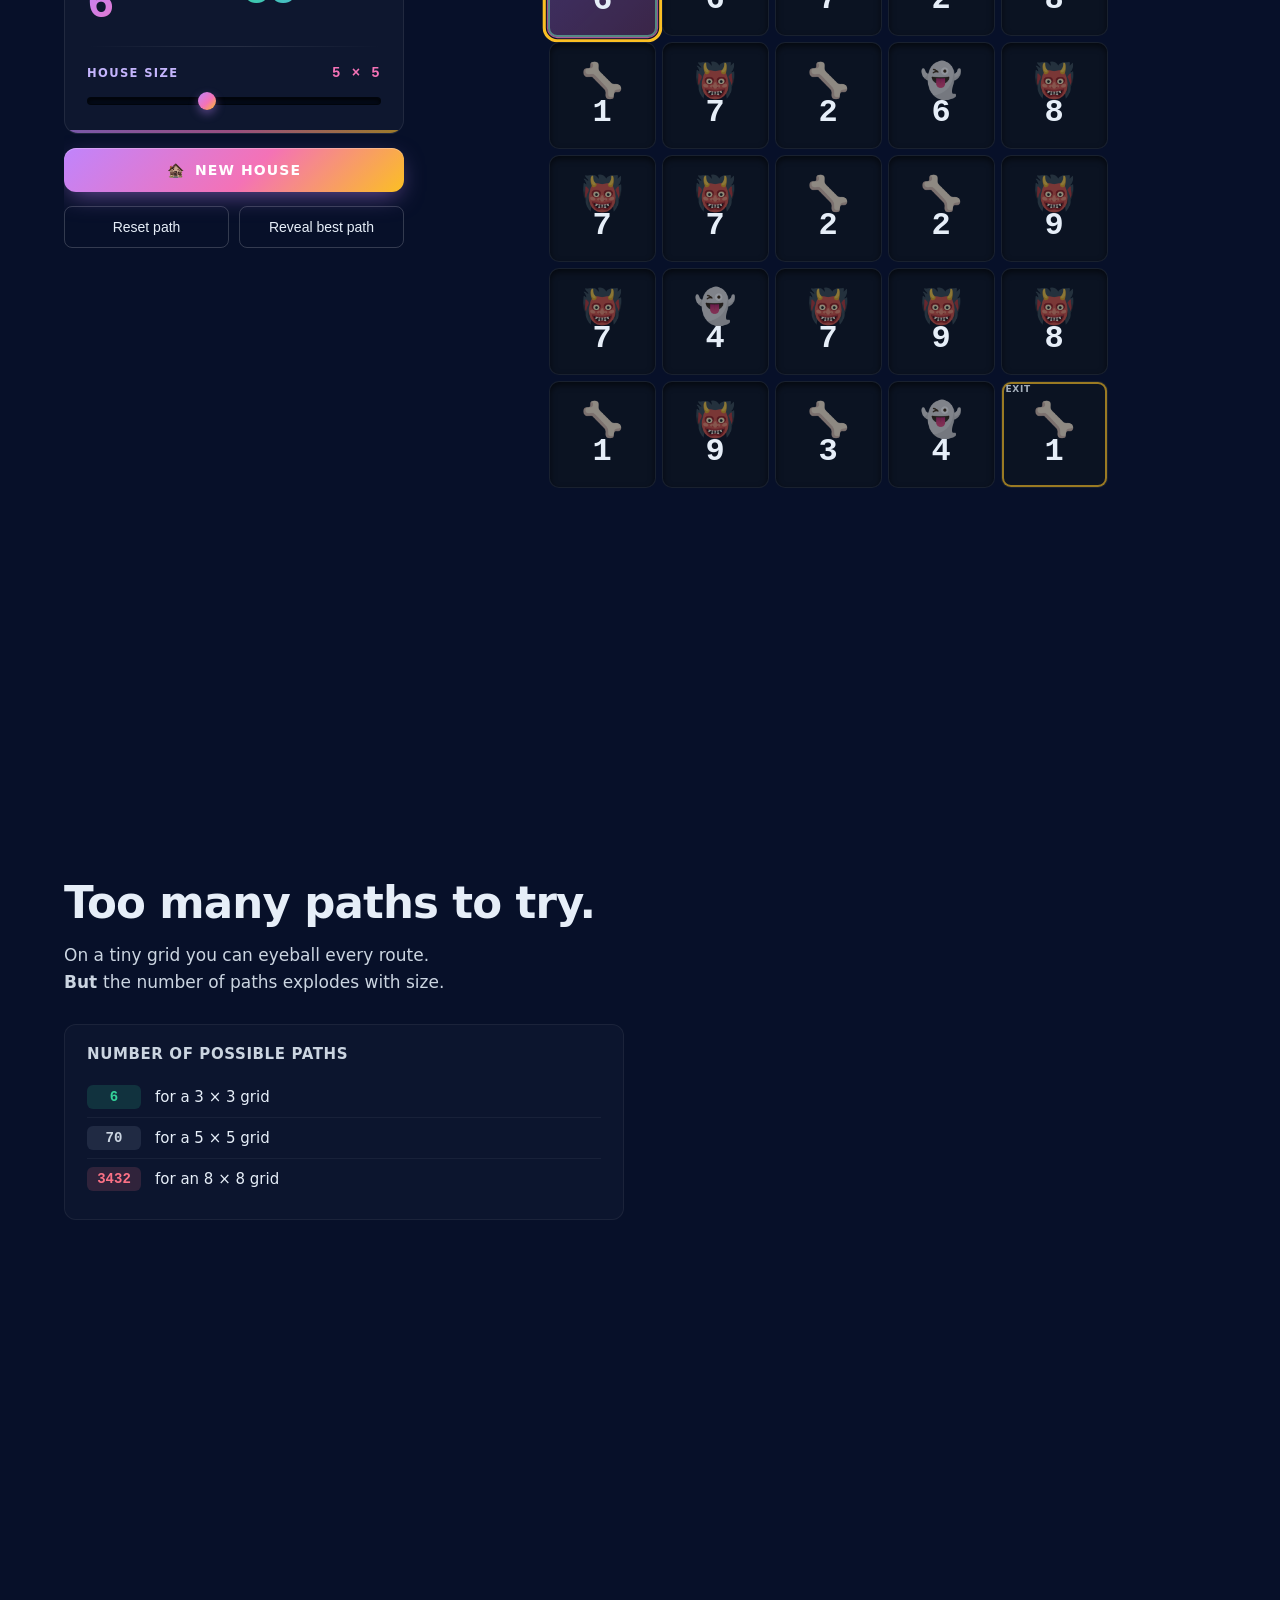
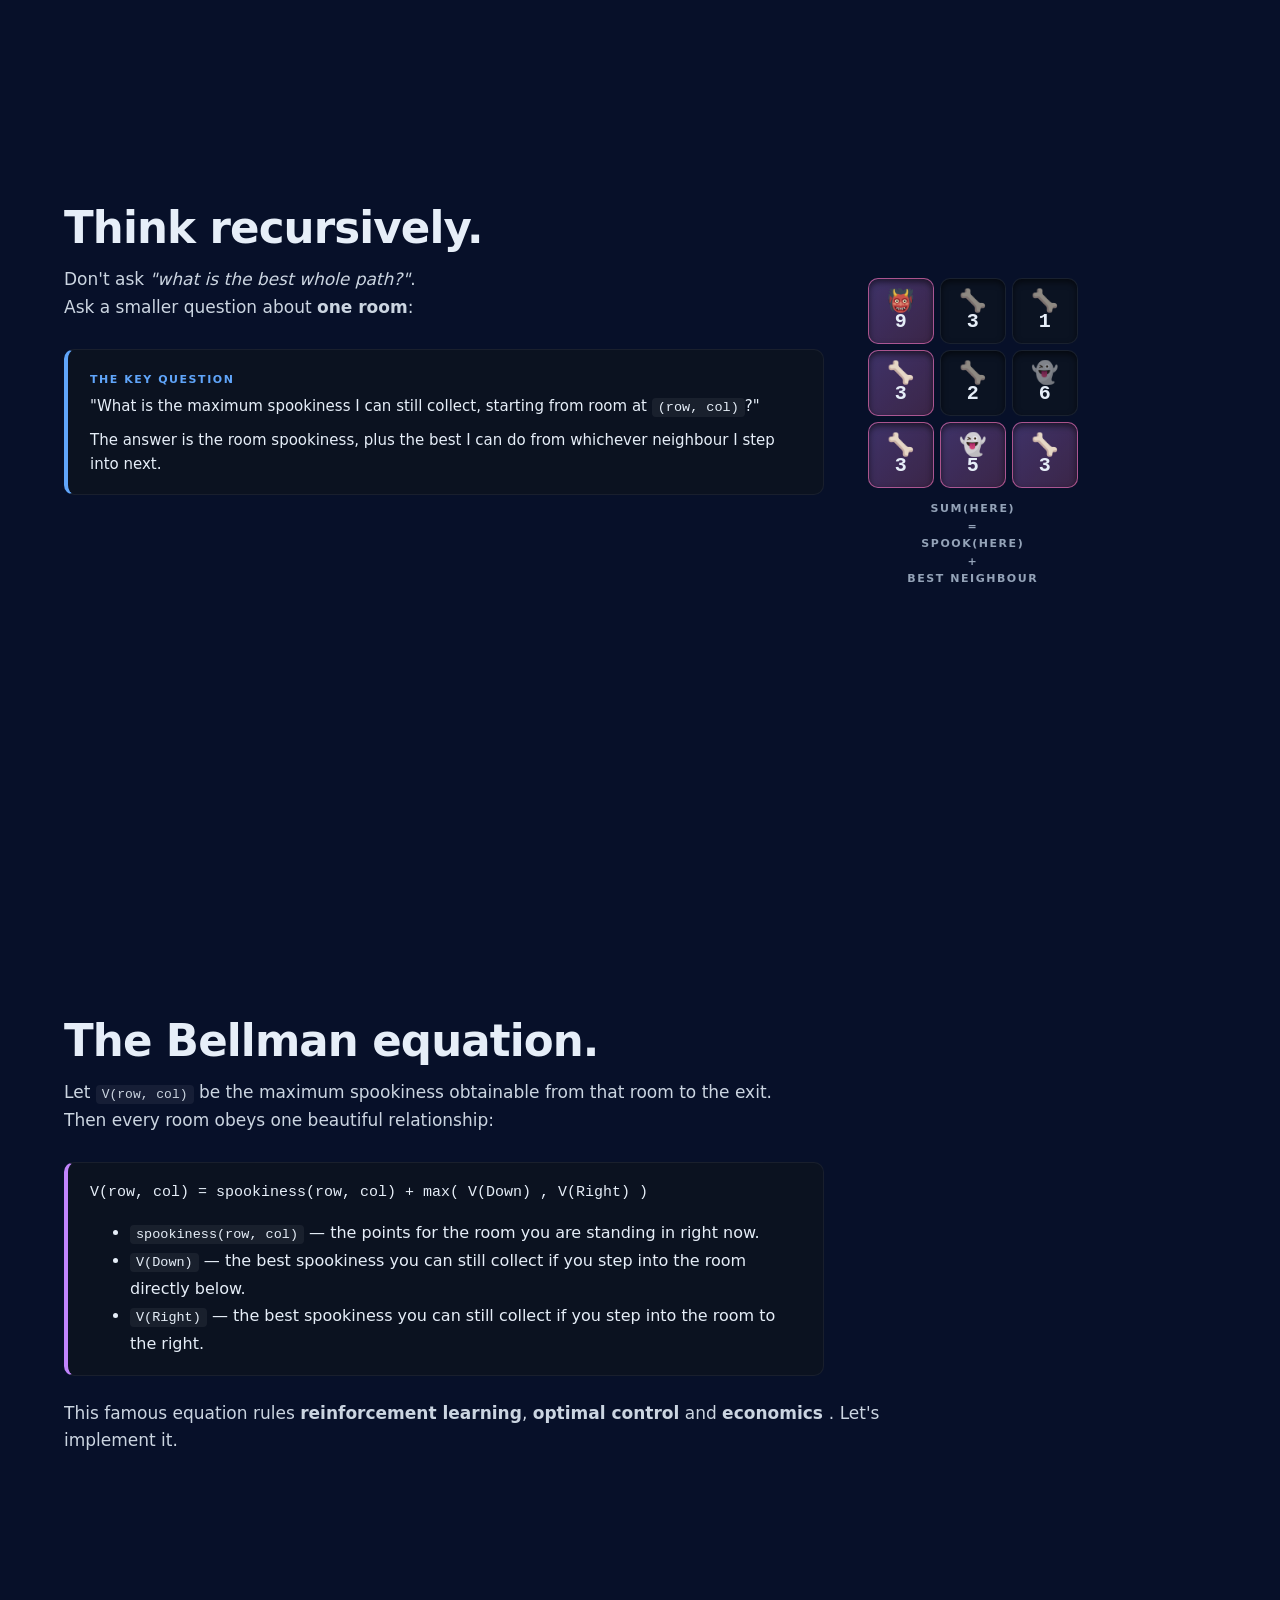
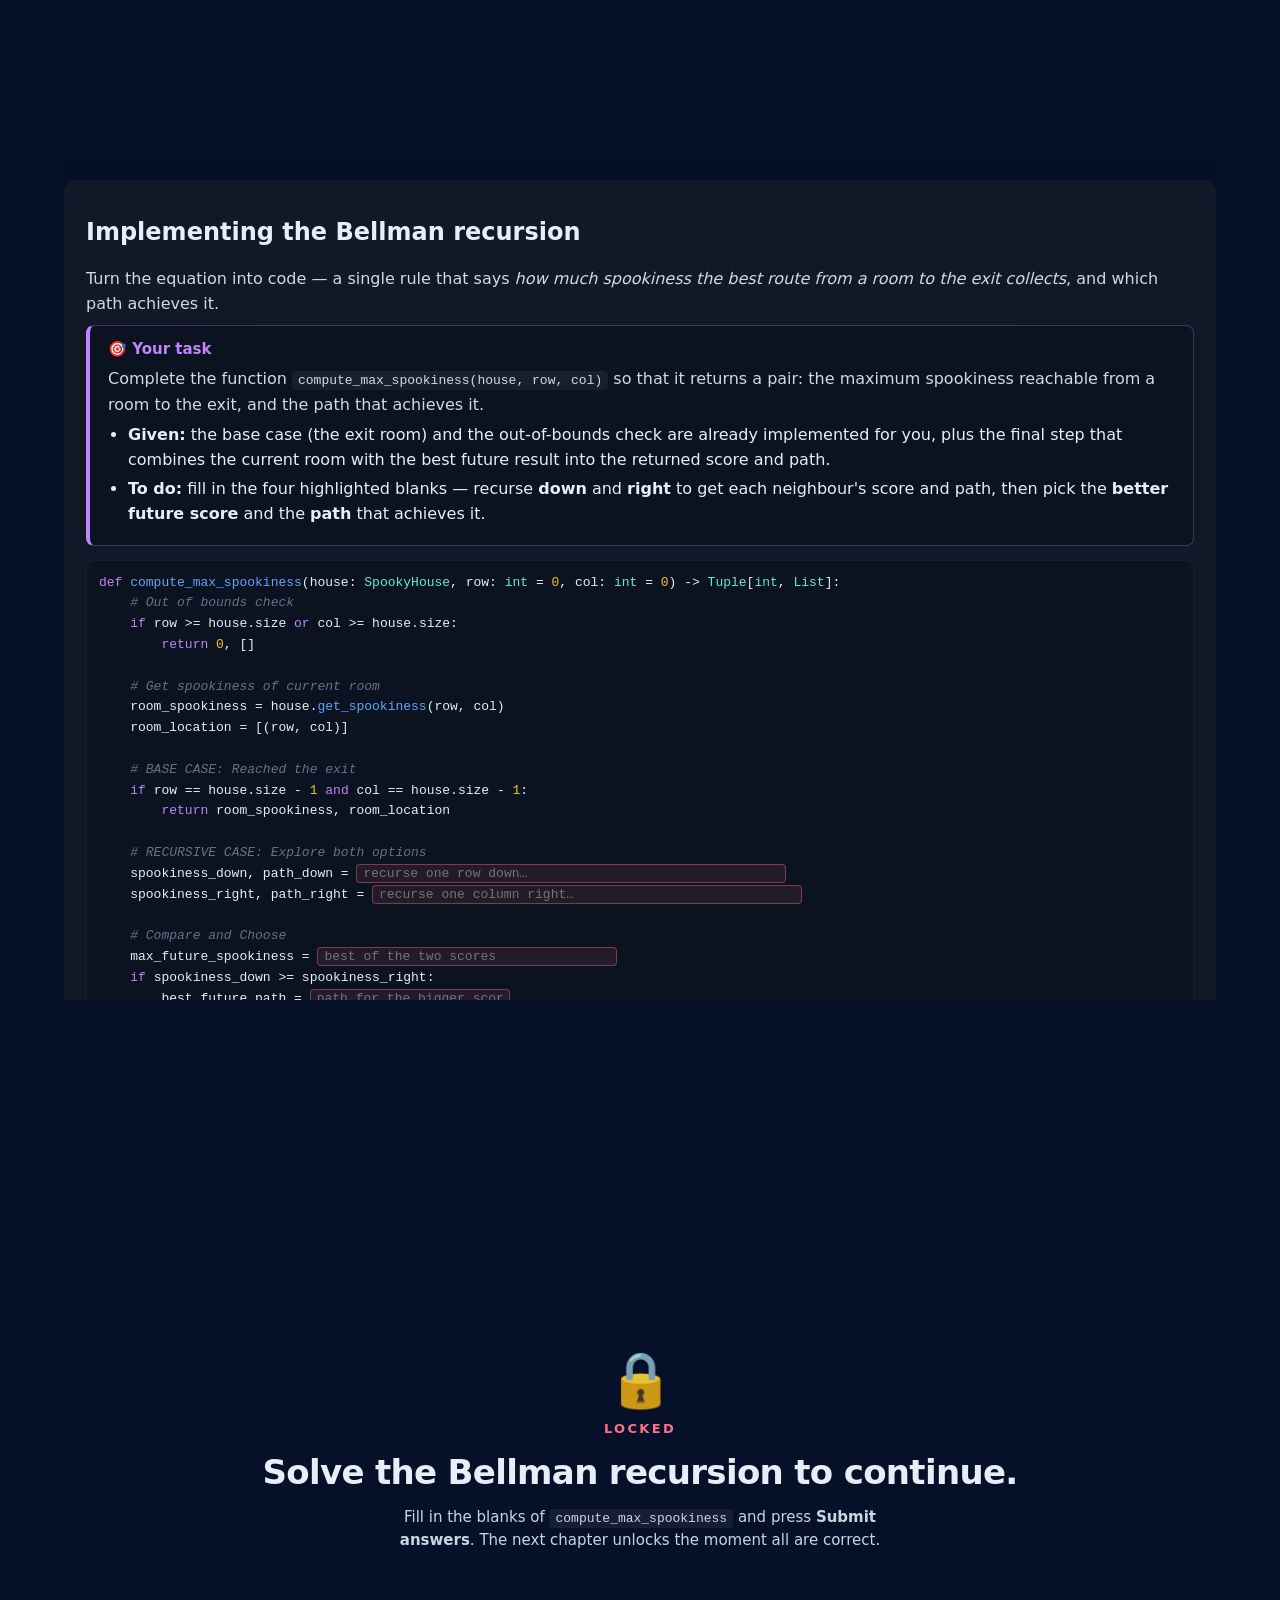
<file: spooky-house/index.html>
<!doctype html>
<html lang="en">
<head>
<meta charset="utf-8" />
<meta name="viewport" content="width=device-width,initial-scale=1" />
<title>Bellman's Spooky House</title>
<style>
  :root{--bg:#071029;--card:#111827;--accent:#f5f5f5;--muted:#94a3b8;--ok:#34d399;--bad:#fb7185;--info:#60a5fa}
  *{box-sizing:border-box}
  html,body{margin:0;min-height:100%;font-family:Inter,ui-sans-serif,system-ui,Segoe UI,Roboto,'Helvetica Neue',Arial;background:#071029;color:#e6eef8}
  html{scroll-behavior:smooth;scroll-snap-type:y mandatory}
  @media (prefers-reduced-motion: reduce){html{scroll-behavior:auto}}
  .segment.slide-scroll{height:100vh;overflow-y:auto;display:block;overflow:hidden auto;scroll-snap-align:start}
  main{max-width:none;width:100%;margin:0;padding:20px 64px 12px 64px}
  .page{display:block}
  .page h2{scroll-margin-top:24px}

  /* Scroll segments */
  .segment{height:100vh;display:flex;flex-direction:column;justify-content:center;padding:80px 0;overflow:hidden;scroll-snap-align:start}
  .segment-inner{width:100%}
  .segment-heading{font-size:clamp(28px,3.4vw,44px);font-weight:800;letter-spacing:-0.02em;margin:0 0 14px 0;line-height:1.1}
  .segment-lead{color:#cbd5e1;font-size:17px;line-height:1.6;margin:0 0 28px 0;max-width:80ch}
  .segment-eyebrow{display:inline-block;letter-spacing:0.12em;text-transform:uppercase;font-size:11.5px;font-weight:600;color:#a5b4fc;background:rgba(165,180,252,0.10);border:1px solid rgba(165,180,252,0.25);padding:5px 12px;border-radius:999px;margin-bottom:18px}
  .concept-card{background:#0b1220;border:1px solid rgba(255,255,255,0.06);border-left:4px solid var(--info);border-radius:10px;padding:18px 22px;margin-top:0}
  .concept-card .concept-tag{display:inline-block;font-size:11px;letter-spacing:0.14em;text-transform:uppercase;font-weight:600;color:var(--info);margin-bottom:8px}
  .concept-card p{margin:0;color:#e6eef8;line-height:1.6;font-size:15px}
  .concept-card ul{margin:8px 0 0 0;line-height:1.7}
  .concept-card code{font-size:13.5px}
  .concept-card.eq{border-left-color:#c084fc}
  .concept-card.eq .concept-tag{color:#c084fc}
  .eqn{font-family:ui-monospace,SFMono-Regular,Menlo,Consolas,monospace;font-size:clamp(15px,1.7vw,20px);line-height:1.8;color:#e6eef8;margin:6px 0 0 0}
  .eqn .down{color:#f9a8d4}
  .eqn .right{color:#93c5fd}
  .eqn .cur{color:#6ee7b7}

  /* Concept visualisations pinned right */
  .mdp-segment{position:relative}
  .mdp-segment .segment-inner{padding-right:max(320px, 28vw)}
  .mdp-segment .concept-card{max-width:760px}
  .mdp-segment .mdp-viz{position:absolute;right:64px;width:max(320px, 28vw);top:42%;transform:translateY(-50%)}
  @media (max-width:1100px){
    .mdp-segment{position:static}
    .mdp-segment .segment-inner{padding-right:0}
    .mdp-segment .mdp-viz{position:static;transform:none;margin:24px auto 0 auto}
  }
  .mdp-viz{display:flex;flex-direction:column;align-items:center;gap:12px;flex-shrink:0}
  .mdp-caption{font-size:11px;color:var(--muted);letter-spacing:0.14em;text-transform:uppercase;font-weight:600;margin:0;text-align:center}
  .why-grid{display:grid;grid-template-columns:repeat(3,1fr);gap:14px;margin-top:14px}
  @media (max-width:900px){.why-grid{grid-template-columns:1fr}}

  /* Scroll-reveal */
  .reveal{opacity:0;transform:translateY(28px);transition:opacity .8s ease, transform .8s cubic-bezier(.2,.7,.2,1)}
  .reveal.in{opacity:1;transform:translateY(0)}
  .reveal.d1{transition-delay:.10s}
  .reveal.d2{transition-delay:.25s}
  .reveal.d3{transition-delay:.40s}
  .reveal.d4{transition-delay:.55s}
  .reveal.d5{transition-delay:.70s}
  @media (prefers-reduced-motion: reduce){.reveal{opacity:1;transform:none;transition:none}}

  h2{margin:0 0 16px 0}
  .card{background:var(--card);padding:18px 22px;border-radius:12px;box-shadow:0 6px 20px rgba(2,6,23,0.4)}
  .card + .card{margin-top:14px}
  h3{margin:14px 0 8px 0;font-size:15.5px}
  p,ul{margin:8px 0}
  p{line-height:1.6;color:#d1d8e6}
  ul{line-height:1.8}

  /* ===== Cover / hero ===== */
  .hero{position:relative;height:100vh;display:flex;align-items:center;justify-content:center;background:radial-gradient(1100px 500px at 20% 20%,rgba(192,132,252,0.18),transparent 60%),radial-gradient(900px 500px at 80% 80%,rgba(96,165,250,0.14),transparent 60%);margin:-20px -64px 0 -64px;padding:48px 64px;overflow:hidden;scroll-snap-align:start}
  .hero .scroll-cue{position:absolute;bottom:36px;left:50%;transform:translateX(-50%);margin:0}
  .hero-inner{display:grid;grid-template-columns:1.1fr 0.9fr;gap:64px;align-items:center;max-width:1280px;width:100%}
  .hero-left{min-width:0}
  .hero-right{display:flex;justify-content:center;align-items:center}
  .hero-title{margin:0 0 22px 0;font-size:clamp(40px,5.4vw,76px);line-height:1.1;font-weight:800;letter-spacing:-0.025em}
  .hero-title .grad{background:linear-gradient(135deg,#c084fc 0%,#f472b6 50%,#fbbf24 100%);-webkit-background-clip:text;background-clip:text;color:transparent;padding-right:0.06em}
  .hero-sub{margin:0;font-size:18px;line-height:1.55;color:#cbd5e1;max-width:60ch}
  @media (max-width:980px){
    .hero-inner{grid-template-columns:1fr;gap:32px;text-align:center}
    .hero-left{display:flex;flex-direction:column;align-items:center}
    .hero-right{order:-1}
  }

  .rule-grid{display:grid;grid-template-columns:repeat(3,1fr);gap:14px;margin-bottom:30px}
  @media (max-width:1100px){.rule-grid{grid-template-columns:repeat(2,1fr)}}
  @media (max-width:680px){.rule-grid{grid-template-columns:1fr}}
  .rule-card{display:flex;gap:14px;align-items:flex-start;background:rgba(255,255,255,0.025);border:1px solid rgba(255,255,255,0.06);border-radius:12px;padding:16px 18px;transition:transform .15s,border-color .15s}
  .rule-card:hover{transform:translateY(-2px);border-color:rgba(192,132,252,0.35)}
  .rule-icon{font-size:26px;line-height:1;flex-shrink:0}
  .rule-body{font-size:14px;line-height:1.5;color:#e6eef8}
  .rule-body code{font-size:12.5px}

  .panel{background:rgba(255,255,255,0.025);border:1px solid rgba(255,255,255,0.06);border-radius:12px;padding:20px 22px}
  .panel h3{margin:0 0 14px 0;font-size:15px;color:#cbd5e1;letter-spacing:0.04em;text-transform:uppercase}
  .score-row{display:flex;align-items:center;gap:14px;padding:8px 0;font-size:15px;color:#e6eef8}
  .score-row + .score-row{border-top:1px solid rgba(255,255,255,0.05)}
  .score-val{font-family:ui-monospace,Menlo,monospace;font-weight:700;min-width:54px;padding:4px 10px;border-radius:6px;text-align:center;font-size:14px}
  .score-good .score-val{background:rgba(52,211,153,0.15);color:var(--ok)}
  .score-neutral .score-val{background:rgba(148,163,184,0.15);color:#cbd5e1}
  .score-bad .score-val{background:rgba(251,113,133,0.15);color:var(--bad)}

  .keyboard{display:grid;grid-template-columns:repeat(3,52px);grid-template-rows:repeat(2,52px);gap:6px;justify-content:center;margin-top:6px}
  .key{background:linear-gradient(180deg,#1e293b,#0f172a);border:1px solid rgba(255,255,255,0.10);border-radius:8px;display:flex;align-items:center;justify-content:center;font-family:ui-monospace,Menlo,monospace;font-weight:700;font-size:18px;color:#e6eef8;box-shadow:0 2px 0 rgba(0,0,0,0.35),inset 0 1px 0 rgba(255,255,255,0.06)}
  .key.on{border-color:rgba(244,114,182,0.65);color:#fff;background:linear-gradient(180deg,#3b2a4d,#241733);box-shadow:0 2px 0 rgba(0,0,0,0.35),inset 0 1px 0 rgba(255,255,255,0.08),0 0 14px rgba(244,114,182,0.35)}
  .key.off{background:rgba(255,255,255,0.02);border-color:rgba(255,255,255,0.05);color:#475569;box-shadow:none;font-weight:600}
  .scroll-cue{display:flex;flex-direction:column;align-items:center;gap:8px;margin:46px auto 0 auto;color:var(--muted);font-size:12px;letter-spacing:0.18em;text-transform:uppercase}
  .scroll-cue .chev{font-size:22px;color:#c084fc;animation:bob 1.6s ease-in-out infinite}
  @keyframes bob{0%,100%{transform:translateY(0)}50%{transform:translateY(8px)}}

  button.primary{background:var(--accent);border:1px solid transparent;padding:10px 18px;border-radius:8px;color:#06202b;cursor:pointer;font-weight:600;font-size:14px}
  button.primary:hover{filter:brightness(1.05)}
  button.secondary{background:transparent;border:1px solid rgba(255,255,255,0.18);padding:10px 18px;border-radius:8px;color:#e6eef8;cursor:pointer;font-weight:500;font-size:14px}
  button.secondary:hover{background:rgba(255,255,255,0.05)}
  .btnrow{display:flex;gap:10px;margin-top:14px;flex-wrap:wrap;align-items:center}
  .btnrow button{box-sizing:border-box;height:42px;display:flex;align-items:center;justify-content:center}
  .feedback{margin-top:10px;padding:10px 14px;border-radius:8px;font-size:13.5px;display:none}
  .feedback.ok{display:block;background:rgba(52,211,153,0.12);border:1px solid var(--ok);color:var(--ok)}
  .feedback.bad{display:block;background:rgba(251,113,133,0.12);border:1px solid var(--bad);color:var(--bad)}
  .hint-box{margin-top:10px;padding:10px 14px;border-radius:8px;background:rgba(96,165,250,0.10);border:1px solid rgba(96,165,250,0.4);color:#bfdbfe;font-size:13.5px;display:none}
  .hint-box.show{display:block}
  .hint-box ul{margin:8px 0 0 0}

  /* ===== Embedded Spooky House game ===== */
  .game-stage{display:grid;grid-template-columns:340px 1fr;gap:36px;align-items:start;margin-top:28px}
  @media (max-width:1100px){.game-stage{grid-template-columns:1fr}.sh-board-wrap{order:-1}}
  .game-left{display:flex;flex-direction:column;gap:14px;min-width:0}
  .control-panel{position:relative;background:rgba(255,255,255,0.03);border:1px solid rgba(255,255,255,0.08);border-radius:14px;padding:20px 22px;overflow:hidden;display:flex;flex-direction:column;gap:18px}
  .control-panel::before{content:"";position:absolute;inset:auto 0 0 0;height:3px;background:linear-gradient(90deg,#c084fc,#f472b6,#fbbf24);opacity:0.6}
  .stats-row{display:grid;grid-template-columns:1fr 1fr;gap:18px}
  .stat-block{display:flex;flex-direction:column}
  .stat-label{font-size:11.5px;letter-spacing:0.14em;text-transform:uppercase;font-weight:600;color:#c4b5fd;margin-bottom:6px}
  .stat-value{font-family:ui-monospace,SFMono-Regular,Menlo,Consolas,monospace;font-size:46px;font-weight:800;line-height:1;letter-spacing:-0.02em;background:linear-gradient(135deg,#c084fc 0%,#f472b6 55%,#fbbf24 100%);-webkit-background-clip:text;background-clip:text;color:transparent}
  .panel-divider{height:1px;background:linear-gradient(90deg,transparent,rgba(255,255,255,0.10),transparent)}
  .setting{display:flex;flex-direction:column;gap:8px}
  .setting label{font-size:11.5px;letter-spacing:0.12em;text-transform:uppercase;font-weight:600;color:#c4b5fd;display:flex;justify-content:space-between;align-items:baseline}
  .setting .setting-val{font-family:ui-monospace,Menlo,monospace;font-size:14px;font-weight:700;color:#f472b6;text-transform:none}
  .setting input[type=range]{-webkit-appearance:none;appearance:none;width:100%;height:24px;background:transparent;margin:0;padding:0;cursor:pointer}
  .setting input[type=range]:focus{outline:none}
  .setting input[type=range]::-webkit-slider-runnable-track{height:8px;border-radius:999px;background:#030a18;border:1px solid rgba(0,0,0,0.5);box-shadow:inset 0 2px 4px rgba(0,0,0,0.7)}
  .setting input[type=range]::-webkit-slider-thumb{-webkit-appearance:none;appearance:none;width:18px;height:18px;border-radius:50%;background:linear-gradient(135deg,#c084fc 0%,#f472b6 55%,#fbbf24 100%);border:none;box-shadow:0 4px 10px rgba(192,132,252,0.4);margin-top:-6px;cursor:grab}
  .setting input[type=range]::-moz-range-track{height:8px;border-radius:999px;background:#030a18;border:1px solid rgba(0,0,0,0.5)}
  .setting input[type=range]::-moz-range-thumb{width:18px;height:18px;border-radius:50%;background:linear-gradient(135deg,#c084fc,#f472b6);border:none;cursor:grab}
  .game-btn{position:relative;display:flex;align-items:center;justify-content:center;gap:10px;width:100%;padding:14px 18px;border-radius:12px;border:none;cursor:pointer;font-family:inherit;font-size:14px;font-weight:700;letter-spacing:0.08em;text-transform:uppercase;color:#fff;background:linear-gradient(135deg,#c084fc 0%,#f472b6 55%,#fbbf24 100%);box-shadow:0 8px 24px -6px rgba(192,132,252,0.55),inset 0 1px 0 rgba(255,255,255,0.25);transition:transform .12s ease,box-shadow .2s ease}
  .game-btn:hover{box-shadow:0 12px 30px -8px rgba(244,114,182,0.6);transform:translateY(-1px)}
  .game-btn:active{transform:translateY(0) scale(0.985)}
  .game-log{font-size:12.5px;color:var(--muted);text-align:center;margin-top:2px;min-height:18px}
  .sh-board-wrap{display:flex;justify-content:center;align-items:center;justify-self:center;width:564px;height:564px;max-width:100%}
  .sh-grid{display:grid;gap:6px}
  .sh-cell{position:relative;display:flex;flex-direction:column;align-items:center;justify-content:center;border-radius:10px;background:#0b1322;border:1px solid rgba(255,255,255,0.06);box-shadow:inset 0 3px 6px rgba(0,0,0,0.55);transition:transform .12s,background .15s,border-color .15s}
  .sh-cell .sh-ghost{font-size:0.85em;line-height:1;opacity:0.55;filter:grayscale(0.2)}
  .sh-cell .sh-val{font-family:ui-monospace,Menlo,monospace;font-weight:800;line-height:1;color:#e6eef8}
  .sh-cell.on-path{background:linear-gradient(135deg,rgba(192,132,252,0.30),rgba(244,114,182,0.22));border-color:rgba(244,114,182,0.6)}
  .sh-cell.on-path .sh-ghost{opacity:0.9}
  .sh-cell.opt{background:linear-gradient(135deg,rgba(52,211,153,0.28),rgba(96,165,250,0.18));border-color:rgba(52,211,153,0.6)}
  .sh-cell.cur{outline:3px solid #fbbf24;outline-offset:1px;transform:scale(1.04)}
  .sh-cell.start{box-shadow:inset 0 0 0 2px rgba(110,231,183,0.5)}
  .sh-cell.exit{box-shadow:inset 0 0 0 2px rgba(251,191,36,0.6)}
  .sh-badge{position:absolute;top:2px;left:4px;font-size:9px;letter-spacing:0.08em;font-weight:700;text-transform:uppercase;color:#cbd5e1;opacity:0.8}

  /* ===== Exercise template ===== */
  pre.template{background:#0b1220;border:1px solid rgba(255,255,255,0.06);padding:12px;border-radius:8px;overflow:auto;font-size:13px;line-height:1.6;font-family:ui-monospace,SFMono-Regular,Menlo,Consolas,monospace;color:#e6eef8}
  pre.template .kw{color:#c084fc}
  pre.template .fn{color:#60a5fa}
  pre.template .cls{color:#5eead4}
  pre.template .num{color:#fbbf24}
  pre.template .str{color:#86efac}
  pre.template .com{color:#64748b;font-style:italic}
  pre.template .op{color:#94a3b8}
  pre.template input.inline{font-family:inherit;font-size:inherit;background:rgba(251,113,133,0.10);color:#ffd9df;border:1px solid rgba(251,113,133,0.4);border-radius:4px;padding:1px 6px;outline:none;min-width:160px;transition:background .15s,border-color .15s}
  pre.template input.inline:focus{background:rgba(96,165,250,0.12);border-color:var(--info);color:#e6eef8}
  pre.template input.inline.ok{background:rgba(52,211,153,0.14);border-color:var(--ok);color:#d1fae5}
  pre.template input.inline.bad{background:rgba(251,113,133,0.18);border-color:var(--bad);color:#ffd9df}
  .taskbox{background:#0b1220;border:1px solid rgba(192,132,252,0.30);border-left:4px solid #c084fc;border-radius:8px;padding:14px 18px;margin:6px 0 14px 0}
  .taskbox h3{margin:0 0 8px 0;font-size:15px;color:#c084fc}
  .taskbox p{margin:6px 0;color:#d1d8e6}
  .taskbox ol,.taskbox ul{margin:6px 0 0 0;padding-left:20px}
  .taskbox li{margin:4px 0;line-height:1.55}
  code{background:rgba(255,255,255,0.06);padding:2px 6px;border-radius:4px;font-size:13px}

  /* ===== Gate ===== */
  .locked{display:none !important}
  .gate{height:100vh;display:flex;flex-direction:column;align-items:center;justify-content:center;text-align:center;padding:60px 24px;gap:10px;overflow:hidden;scroll-snap-align:start}
  .gate-icon{font-size:54px;opacity:0.9;animation:wobble 2.6s ease-in-out infinite}
  @keyframes wobble{0%,100%{transform:rotate(-4deg)}50%{transform:rotate(4deg)}}
  .gate-msg{color:var(--bad);font-weight:700;font-size:13px;letter-spacing:0.18em;text-transform:uppercase}
  .gate-title{font-size:clamp(24px,3vw,34px);font-weight:800;letter-spacing:-0.02em;margin:6px 0 4px 0;color:#e6eef8}
  .gate-sub{color:#cbd5e1;font-size:15px;line-height:1.55;max-width:54ch;margin:0}

  /* ===== Quiz ===== */
  .quiz-q .opts{display:flex;flex-direction:column;gap:10px;margin-top:14px}
  .quiz-q .opts label{display:flex;align-items:flex-start;gap:12px;padding:14px 16px;border-radius:10px;background:#0b1220;border:1px solid rgba(255,255,255,0.06);cursor:pointer;font-size:15px;transition:background .15s,border-color .15s}
  .quiz-q .opts label:hover{background:#0e1628}
  .quiz-q .opts input{margin-top:3px}
  .quiz-q.answered .opts label{cursor:default}
  .quiz-q .opts label.is-correct{border-color:var(--ok);background:rgba(52,211,153,0.08)}
  .quiz-q .opts label.is-wrong{border-color:var(--bad);background:rgba(251,113,133,0.08)}
  .quiz-question{font-size:19px;line-height:1.5;margin:0 0 4px 0}
  .quiz-explain{display:none;margin-top:18px;padding:16px 20px;border-radius:10px;background:rgba(96,165,250,0.08);border:1px solid rgba(96,165,250,0.35);border-left:4px solid var(--info)}
  .quiz-explain.show{display:block}
  .quiz-explain .verdict{font-weight:700;margin-bottom:6px;font-size:14px;letter-spacing:0.04em;text-transform:uppercase}
  .quiz-explain.hint{background:rgba(165,180,252,0.07);border-color:rgba(165,180,252,0.3);border-left-color:#a5b4fc}
  .quiz-explain.hint .verdict{color:#a5b4fc}
  .quiz-explain p{margin:0;color:#e6eef8;line-height:1.6;font-size:14.5px}
</style>
</head>
<body>

<main>
  <!-- PAGE 1: COVER -->
  <section class="page" id="page-1">
    <div class="hero">
      <div class="hero-inner">
        <div class="hero-left">
          <h1 class="hero-title reveal d1">Bellman's <br> <span class="grad">Spooky House</span>.</h1>
          <p class="hero-sub reveal d2">Discover one of the most important ideas in reinforcement learning <br> by hunting for the spookiest path through a haunted mansion.</p>
        </div>
        <div class="hero-right">
          <div class="sh-grid reveal d3" id="heroGrid" style="grid-template-columns:repeat(4,64px)"></div>
        </div>
      </div>
      <div class="scroll-cue reveal d4" aria-hidden="true"><div class="chev">↓</div></div>
    </div>

    <div class="segment">
      <div class="segment-inner">
        <h2 class="segment-heading reveal d1">The game in 30 seconds.</h2>
        <p class="segment-lead reveal d2">You are a brave hero 🦸 entering a house full of ghosts 👻👹. <br> Walk through the room and collect as much total spookiness as you possibly can.</p>
      </div>
    </div>

    <div class="segment">
      <div class="segment-inner">
        <h2 class="segment-heading reveal d1">Four rules to play by.</h2>
        <div class="rule-grid" style="margin-top:14px">
          <div class="rule-card reveal"><div class="rule-icon">🚪</div><div class="rule-body">Start at the top-left of the room.<br> The exit is at the bottom-right of the room.</div></div>
          <div class="rule-card reveal d1"><div class="rule-icon">➡️</div><div class="rule-body">Move only <strong>RIGHT</strong> or <strong>DOWN</strong>. <br> The house only lets you press forward.</div></div>
          <div class="rule-card reveal d2"><div class="rule-icon">👻👹</div><div class="rule-body">Most rooms have a ghost with <br> a spookiness score from 1 to 9.</div></div>
          <div class="rule-card reveal"><div class="rule-icon">🎯</div><div class="rule-body">Reach the exit while gathering <br> the maximum total spookiness.</div></div>
        </div>
      </div>
    </div>

    <div class="segment">
      <div class="segment-inner">
        <h2 class="segment-heading reveal d1">Points to chase.</h2>
        <p class="segment-lead reveal d2">Your score is the sum of the spookiness in every room you visit. <br> There is no penalty for steps; the challenge is visiting the best rooms.</p>
        <div class="panel reveal d3" style="max-width:560px;margin-top:6px">
          <h3>Scoring</h3>
          <div class="score-row score-good"><span class="score-val">+1 to +9</span><span>spookiness depends on visited room</span></div>
        </div>
      </div>
    </div>

    <div class="segment">
      <div class="segment-inner">
        <h2 class="segment-heading reveal d1">Keys to press.</h2>
        <p class="segment-lead reveal d2">Two directions only. Use the arrow keys — or just click an adjacent room.</p>
        <div class="panel reveal d3" style="width:fit-content;margin-top:6px">
          <h3>Controls</h3>
          <div style="display:flex;align-items:center;justify-content:center;gap:18px">
            <div class="keyboard">
              <div></div><div class="key off">W</div><div></div>
              <div class="key off">A</div><div class="key on">S</div><div class="key on">D</div>
            </div>
            <span style="font-size:13px;color:#64748b;font-weight:600">or</span>
            <div class="keyboard">
              <div></div><div class="key off" style="font-size:14px">↑</div><div></div>
              <div class="key off" style="font-size:14px">←</div><div class="key on" style="font-size:14px">↓</div><div class="key on" style="font-size:14px">→</div>
            </div>
          </div>
        </div>
      </div>
    </div>
  </section>

  <!-- PAGE 2: GAME -->
  <section class="page" id="page-2">
    <div class="segment">
      <div class="segment-inner">
        <h2 class="segment-heading reveal d1">Try the game.</h2>
        <p class="segment-lead reveal d2">Build a path from start to the exit.</p>

        <div class="game-stage reveal d3">
          <div class="game-left">
            <div class="control-panel">
              <div class="stats-row">
                <div class="stat-block">
                  <div class="stat-label">Your spookiness</div>
                  <div class="stat-value" id="sh_score">0</div>
                </div>
                <div class="stat-block">
                  <div class="stat-label">Best possible</div>
                  <div class="stat-value" id="sh_best" style="background:linear-gradient(135deg,#34d399,#60a5fa);-webkit-background-clip:text;background-clip:text;color:transparent">0</div>
                </div>
              </div>
              <div class="panel-divider"></div>
              <div class="setting">
                <label>House size <span class="setting-val" id="sh_sizeVal">5 × 5</span></label>
                <input id="sh_size" type="range" min="3" max="8" step="1" value="5">
              </div>
            </div>
            <button class="game-btn" id="sh_new"><span>🏚️</span><span>New House</span></button>
            <div class="btnrow" style="margin-top:0">
              <button class="secondary" id="sh_reset" style="flex:1">Reset path</button>
              <button class="secondary" id="sh_optimal" style="flex:1">Reveal best path</button>
            </div>
            <div class="game-log" id="sh_log"></div>
          </div>

          <div class="sh-board-wrap">
            <div id="sh_grid" class="sh-grid" aria-hidden="true"></div>
          </div>
        </div>
      </div>
    </div>
  </section>

  <!-- PAGE 3: DISCOVERING THE BELLMAN EQUATION -->
  <section class="page" id="page-3">
    <div class="segment">
      <div class="segment-inner">
        <h2 class="segment-heading reveal d1">Too many paths to try.</h2>
        <p class="segment-lead reveal d2">On a tiny grid you can eyeball every route. <br> <strong> But </strong> the number of paths explodes with size.</p>
        <div class="panel reveal d3" style="max-width:560px;margin-top:6px">
          <h3>Number of possible paths</h3>
          <div class="score-row score-good"><span class="score-val">6</span><span>for a 3 × 3 grid</span></div>
          <div class="score-row score-neutral"><span class="score-val">70</span><span>for a 5 × 5 grid</span></div>
          <div class="score-row score-bad"><span class="score-val">3432</span><span>for an 8 × 8 grid</span></div>
        </div>
      </div>
    </div>

    <div class="segment mdp-segment">
      <div class="segment-inner">
        <h2 class="segment-heading reveal d1">Think recursively.</h2>
        <p class="segment-lead reveal d2">Don't ask <em>"what is the best whole path?"</em>. <br> Ask a smaller question about <strong>one room</strong>:</p>
        <div class="concept-card reveal d3">
          <div class="concept-tag">The key question</div>
          <p>"What is the maximum spookiness I can still collect, starting from room at <code>(row, col)</code>?"</p>
          <p style="margin-top:10px">The answer is the room spookiness, plus the best I can do from whichever neighbour I step into next.</p>
        </div>
      </div>
      <div class="mdp-viz reveal d4">
        <div class="sh-grid" id="bellmanViz" style="grid-template-columns:repeat(3,66px)"></div>
        <p class="mdp-caption">SUM(here)<br>=<br>Spook(here)<br>+<br>best neighbour</p>
      </div>
    </div>

    <div class="segment">
      <div class="segment-inner">
        <h2 class="segment-heading reveal d1">The Bellman equation.</h2>
        <p class="segment-lead reveal d2">Let <code>V(row, col)</code> be the maximum spookiness obtainable from that room to the exit. <br> Then every room obeys one beautiful relationship:</p>
        <div class="concept-card eq reveal d3" style="max-width:760px">
          <p class="eqn">V(row, col) = spookiness(row, col) + max( V(Down) , V(Right) )</p>
          <ul style="margin-top:14px">
            <li><code>spookiness(row, col)</code> — the points for the room you are standing in right now.</li>
            <li><code>V(Down)</code> — the best spookiness you can still collect if you step into the room directly below.</li>
            <li><code>V(Right)</code> — the best spookiness you can still collect if you step into the room to the right.</li>
          </ul>
        </div>
        <p class="segment-lead reveal d4" style="margin-top:24px">This famous equation rules <strong>reinforcement learning</strong>, <strong> optimal control</strong> and <strong> economics </strong>. Let's implement it.</p>
      </div>
    </div>
  </section>

  <!-- PAGE 4: EXERCISE 1 -->
  <section class="page segment slide-scroll" id="page-4">
    <div class="card reveal">
      <h1>Implementing the Bellman recursion</h1>
      <p>Turn the equation into code — a single rule that says <em>how much spookiness the best route from a room to the exit collects</em>, and which path achieves it.</p>

      <div class="taskbox reveal d1">
        <h3>🎯 Your task</h3>
        <p>Complete the function <code>compute_max_spookiness(house, row, col)</code> so that it returns a pair: the maximum spookiness reachable from a room to the exit, and the path that achieves it.</p>
        <ul>
          <li><strong>Given:</strong> the base case (the exit room) and the out-of-bounds check are already implemented for you, plus the final step that combines the current room with the best future result into the returned score and path.</li>
          <li><strong>To do:</strong> fill in the four highlighted blanks — recurse <strong>down</strong> and <strong>right</strong> to get each neighbour's score and path, then pick the <strong>better future score</strong> and the <strong>path</strong> that achieves it.</li>
        </ul>
      </div>

      <pre class="template"><span class="kw">def</span> <span class="fn">compute_max_spookiness</span>(house: <span class="cls">SpookyHouse</span>, row: <span class="cls">int</span> = <span class="num">0</span>, col: <span class="cls">int</span> = <span class="num">0</span>) -> <span class="cls">Tuple</span>[<span class="cls">int</span>, <span class="cls">List</span>]:
    <span class="com"># Out of bounds check</span>
    <span class="kw">if</span> row &gt;= house.size <span class="kw">or</span> col &gt;= house.size:
        <span class="kw">return</span> <span class="num">0</span>, []

    <span class="com"># Get spookiness of current room</span>
    room_spookiness = house.<span class="fn">get_spookiness</span>(row, col)
    room_location = [(row, col)]

    <span class="com"># BASE CASE: Reached the exit</span>
    <span class="kw">if</span> row == house.size - <span class="num">1</span> <span class="kw">and</span> col == house.size - <span class="num">1</span>:
        <span class="kw">return</span> room_spookiness, room_location

    <span class="com"># RECURSIVE CASE: Explore both options</span>
    spookiness_down, path_down = <input class="inline" data-e1="down" placeholder="recurse one row down…" style="min-width:430px" />
    spookiness_right, path_right = <input class="inline" data-e1="right" placeholder="recurse one column right…" style="min-width:430px" />

    <span class="com"># Compare and Choose</span>
    max_future_spookiness = <input class="inline" data-e1="max" placeholder="best of the two scores" style="min-width:300px" />
    <span class="kw">if</span> spookiness_down &gt;= spookiness_right:
        best_future_path = <input class="inline" data-e1="pathtrue" placeholder="path for the bigger score" style="min-width:200px" />
    <span class="kw">else</span>:
        best_future_path = <input class="inline" data-e1="pathfalse" placeholder="the other path" style="min-width:200px" />

    <span class="com"># Build Result</span>
    <span class="com"># Total score = current + best future</span>
    total_score = room_spookiness + max_future_spookiness

    <span class="com"># Total path = current cell + best future path</span>
    total_path = room_location + best_future_path

    <span class="kw">return</span> total_score, total_path</pre>

      <div class="btnrow">
        <button class="primary" id="e1check">Submit answers</button>
        <button class="secondary" id="e1hint">Show hint</button>
      </div>
      <div class="feedback" id="e1fb"></div>
      <div class="hint-box" id="e1hintbox">
        💡 Stuck? A nudge for each blank — no answers, give it a go:
        <ul>
          <li><strong>spookiness_down, path_down:</strong> this is <em>recursion</em> — call the same function you're writing, but starting from the room one step <strong>down</strong>. Which coordinate changes?</li>
          <li><strong>spookiness_right, path_right:</strong> the same recursive call, but for the room one step to the <strong>right</strong>.</li>
          <li><strong>max_future_spookiness:</strong> you now hold two possible future scores — keep the <strong>bigger</strong> one.</li>
          <li><strong>best_future_path (if branch):</strong> the <code>if</code> already says which side won; assign the <em>path</em> that belongs to that winning score.</li>
          <li><strong>best_future_path (else branch):</strong> otherwise, assign the <em>other</em> path.</li>
        </ul>
      </div>
    </div>
  </section>

  <div class="gate" id="gate-e1">
    <div class="gate-icon">🔒</div>
    <div class="gate-msg">Locked</div>
    <h3 class="gate-title">Solve the Bellman recursion to continue.</h3>
    <p class="gate-sub">Fill in the blanks of <code>compute_max_spookiness</code> and press <strong>Submit answers</strong>. The next chapter unlocks the moment all are correct.</p>
  </div>

  <!-- PAGE 6: QUIZ -->
  <section class="page locked" id="page-6">
    <div class="segment">
      <div class="segment-inner">
        <h2 class="segment-heading reveal d1">What is the base case?</h2>
        <div class="quiz-q reveal d2" data-q="1" data-correct="C" data-hint="You're already at the exit — there's no 'right' or 'down' room left to move into, so nothing more can be added to what you collect here. What does that leave you with?">
          <p class="quiz-question">What does <code>compute_max_spookiness</code> return when it reaches the exit room?</p>
          <div class="opts">
            <label><input type="radio" name="q1" value="A"> A) Zero — there is nothing left to collect.</label>
            <label><input type="radio" name="q1" value="B"> B) The sum of every room in the grid.</label>
            <label><input type="radio" name="q1" value="C"> C) The room's own spookiness and the single-cell path.</label>
            <label><input type="radio" name="q1" value="D"> D) The maximum of its right and down neighbours.</label>
          </div>
          <div class="btnrow"><button class="primary q-submit">Submit answer</button></div>
          <div class="quiz-explain"><div class="verdict"></div>
            <p>At the exit there is no "right" or "down" to move into, so the recursion stops. The most spookiness you can still collect from there is simply the exit room's own value — that's the base case that anchors the whole recursion.</p>
          </div>
        </div>
      </div>
    </div>

    <div class="segment">
      <div class="segment-inner">
        <h2 class="segment-heading reveal d1">Why does brute force fail?</h2>
        <div class="quiz-q reveal d2" data-q="2" data-correct="B" data-hint="Think about how the number of possible paths changes as the grid gets bigger — does it grow gently, or does it explode?">
          <p class="quiz-question">Why don't we just enumerate every path and pick the best?</p>
          <div class="opts">
            <label><input type="radio" name="q2" value="A"> A) Some paths are illegal, so enumeration is impossible.</label>
            <label><input type="radio" name="q2" value="B"> B) The number of paths grows combinatorially — millions on a modest grid.</label>
            <label><input type="radio" name="q2" value="C"> C) Paths can be infinitely long.</label>
            <label><input type="radio" name="q2" value="D"> D) The spookiness values change each time you look.</label>
          </div>
          <div class="btnrow"><button class="primary q-submit">Submit answer</button></div>
          <div class="quiz-explain"><div class="verdict"></div>
            <p>A 5×5 grid already has 70 right/down paths, and an 8×8 grid has 3 432 — far too many to trace one by one, and the count keeps exploding as the grid grows. The Bellman recursion instead asks one small question per <em>room</em> — the spookiness here plus the best of its two neighbours — so it never has to walk a single full path.</p>
          </div>
        </div>
      </div>
    </div>

  </section>

  <!-- PAGE 7: CONCLUSION -->
  <section class="page locked" id="page-7">
    <div class="hero" style="background:none">
      <div class="hero-inner" style="grid-template-columns:1fr;text-align:center;max-width:980px;justify-items:center">
        <div class="hero-left" style="display:flex;flex-direction:column;align-items:center;text-align:center">
          <h1 class="hero-title reveal d1">You discovered the <br> <span class="grad">Bellman equation</span>.</h1>
          <p class="hero-sub reveal d2" style="max-width:64ch">You escaped the spooky house and implemented the <strong> recursion </strong> at the <br> heart of dynamic programming and reinforcement learning.</p>
          <p class="hero-sub reveal d4" style="max-width:64ch;margin-top:18px">Three ideas to carry with you:</p>
          <ul class="reveal d5" style="text-align:left;color:#94a3b8;font-size:15px;line-height:2;margin-top:8px;padding-left:1.4em">
            <li><strong style="color:#6ee7b7">Optimal substructure</strong> — the best whole path is built from best sub-paths</li>
            <li><strong style="color:#93c5fd">The Bellman equation</strong> — value(here) = reward(here) + best value of the next state</li>
            <li><strong style="color:#f9a8d4">Recursion</strong> — solve a big problem by asking the same question on a smaller problem</li>
          </ul>
        </div>
      </div>
    </div>
  </section>

</main>

<script>
  // ===== Always start at the first page on load / refresh =====
  if ('scrollRestoration' in history) history.scrollRestoration = 'manual';
  window.addEventListener('load', () => window.scrollTo(0, 0));

  // ===== Disable arrow-key page scrolling (whole document) =====
  // Arrow keys never scroll the page; they still work inside text fields.
  window.addEventListener('keydown', (ev) => {
    const tag = (ev.target && ev.target.tagName) || '';
    if (['INPUT','TEXTAREA','SELECT'].includes(tag)) return;
    if (['ArrowUp','ArrowDown','ArrowLeft','ArrowRight'].includes(ev.key)) ev.preventDefault();
  });

  // ===== Scroll-reveal =====
  const io = new IntersectionObserver((entries) => {
    entries.forEach(e => { if (e.isIntersecting){ e.target.classList.add('in'); io.unobserve(e.target); } });
  }, { threshold: 0.12, rootMargin: '0px 0px -60px 0px' });
  document.querySelectorAll('.reveal').forEach(el => io.observe(el));
  // Also reveal anything already in view at load: the hero scroll cue sits inside the
  // observer's bottom rootMargin, so it would otherwise stay hidden until the first scroll.
  requestAnimationFrame(() => {
    document.querySelectorAll('.reveal:not(.in)').forEach(el => {
      const r = el.getBoundingClientRect();
      if (r.top < window.innerHeight && r.bottom > 0) { el.classList.add('in'); io.unobserve(el); }
    });
  });

  // ===== Helpers =====
  function norm(s){ return (s||'').replace(/\s+/g,'').replace(/"/g,"'"); }
  function setInputState(el, ok){ el.classList.remove('ok','bad'); el.classList.add(ok ? 'ok' : 'bad'); }
  function unlock(el){ if(!el) return; el.classList.remove('locked'); el.querySelectorAll('.reveal').forEach(r => io.observe(r)); }
  document.querySelectorAll('input.inline').forEach(inp => inp.addEventListener('input', () => inp.classList.remove('ok','bad')));
  function bindHint(btnId, boxId){
    document.getElementById(btnId).addEventListener('click', function(){
      const shown = document.getElementById(boxId).classList.toggle('show');
      this.textContent = shown ? 'Hide hint' : 'Show hint';
    });
  }

  // ===== Exercise 1: the Bellman recursion =====
  const e1Expected = {
    down:  ["compute_max_spookiness(house,row+1,col)"],
    right: ["compute_max_spookiness(house,row,col+1)"],
    max:   ["max(spookiness_down,spookiness_right)","max(spookiness_right,spookiness_down)"],
    pathtrue:  ["path_down"],
    pathfalse: ["path_right"]
  };
  document.getElementById('e1check').addEventListener('click', () => {
    let correct = 0, total = 0;
    for (const key of Object.keys(e1Expected)) {
      total++;
      const el = document.querySelector(`input[data-e1="${key}"]`);
      const val = norm(el.value);
      const ok = e1Expected[key].some(a => norm(a) === val);
      setInputState(el, ok);
      if (ok) correct++;
    }
    const fb = document.getElementById('e1fb');
    if (correct === total) {
      fb.className = '';
      const g = document.getElementById('gate-e1'); if (g) g.classList.add('locked');
      unlock(document.getElementById('page-6'));
      unlock(document.getElementById('page-7'));
      setTimeout(() => { if (window._slideNav) window._slideNav.advance(); }, 50);
    } else {
      fb.className = 'feedback bad';
      fb.textContent = `❌ ${correct}/${total} correct. Each blank reuses the recursion or the two values it returns.`;
    }
  });
  bindHint('e1hint','e1hintbox');

  // ===== Quiz =====
  document.querySelectorAll('.quiz-q').forEach(q => {
    const btn = q.querySelector('.q-submit');
    if (!btn) return;
    btn.addEventListener('click', () => {
      const correctAns = q.dataset.correct;
      const sel = q.querySelector(`input[name="q${q.dataset.q}"]:checked`);
      if (!sel) { btn.textContent = 'Pick an option first'; setTimeout(() => { btn.textContent = 'Submit answer'; }, 1500); return; }
      q.querySelectorAll('.opts label').forEach(lab => lab.classList.remove('is-wrong'));
      if (sel.value === correctAns) {
        q.classList.add('answered');
        q.querySelectorAll('.opts label').forEach(lab => { lab.querySelector('input').disabled = true; if (lab.querySelector('input').value === correctAns) lab.classList.add('is-correct'); });
        btn.disabled = true;
        setTimeout(() => { if (window._slideNav) window._slideNav.advance(); }, 600);
      } else {
        sel.closest('label').classList.add('is-wrong');
        const ex = q.querySelector('.quiz-explain'); ex.className = 'quiz-explain show hint';
        ex.querySelector('.verdict').textContent = 'Not quite — here\'s a hint:';
        ex.querySelector('p').textContent = q.dataset.hint;
        btn.textContent = 'Try again';
      }
    });
  });

  // ===== Shared grid helpers =====
  function randVal(){ return 1 + Math.floor(Math.random() * 9); }
  function makeHouse(n){ const g = []; for (let r=0;r<n;r++){ const row=[]; for(let c=0;c<n;c++) row.push(randVal()); g.push(row);} return g; }
  // DP table of best spookiness from each room to the exit
  function solve(g){
    const n = g.length;
    const dp = Array.from({length:n}, () => new Array(n).fill(0));
    for (let r=n-1;r>=0;r--) for (let c=n-1;c>=0;c--){
      if (r===n-1 && c===n-1) dp[r][c] = g[r][c];
      else { let best = -Infinity; if (r+1<n) best = Math.max(best, dp[r+1][c]); if (c+1<n) best = Math.max(best, dp[r][c+1]); dp[r][c] = g[r][c] + best; }
    }
    return dp;
  }
  function optimalPath(g, dp){
    const n = g.length; let r=0,c=0; const path=[[0,0]];
    while (!(r===n-1 && c===n-1)){
      const down  = (r+1<n) ? dp[r+1][c] : -Infinity;
      const right = (c+1<n) ? dp[r][c+1] : -Infinity;
      if (down >= right) r++; else c++;
      path.push([r,c]);
    }
    return path;
  }
  function ghostFor(v){ return v >= 7 ? '👹' : (v >= 4 ? '👻' : '🦴'); }

  // ===== Decorative grids (hero + bellman viz) =====
  function paintStatic(elId, n, cols, opt){
    const el = document.getElementById(elId); if (!el) return;
    const g = makeHouse(n); const dp = solve(g); const path = opt ? optimalPath(g, dp) : [];
    const onPath = new Set(path.map(p => p[0]+','+p[1]));
    const px = cols; el.innerHTML = '';
    el.style.gridTemplateColumns = `repeat(${n}, ${px}px)`;
    for (let r=0;r<n;r++) for (let c=0;c<n;c++){
      const cell = document.createElement('div');
      cell.className = 'sh-cell' + (onPath.has(r+','+c) ? ' on-path' : '');
      cell.style.width = px+'px'; cell.style.height = px+'px';
      cell.innerHTML = `<span class="sh-ghost" style="font-size:${Math.round(px*0.34)}px">${ghostFor(g[r][c])}</span><span class="sh-val" style="font-size:${Math.round(px*0.30)}px">${g[r][c]}</span>`;
      el.appendChild(cell);
    }
  }
  paintStatic('heroGrid', 4, 64, true);
  paintStatic('bellmanViz', 3, 66, true);

  // ===== Embedded playable game =====
  (function(){
    const gridEl = document.getElementById('sh_grid');
    const scoreEl = document.getElementById('sh_score');
    const bestEl = document.getElementById('sh_best');
    const sizeInput = document.getElementById('sh_size');
    const sizeVal = document.getElementById('sh_sizeVal');
    const logEl = document.getElementById('sh_log');
    if (!gridEl) return;

    let n, grid, dp, best, path, score, finished, showingOpt;

    function cellPx(){ return Math.max(40, Math.min(108, Math.floor((560 - (n - 1) * 6) / n))); }

    function newHouse(){
      n = parseInt(sizeInput.value, 10);
      sizeVal.textContent = `${n} × ${n}`;
      grid = makeHouse(n);
      dp = solve(grid);
      best = dp[0][0];
      bestEl.textContent = best;
      resetPath();
    }
    function resetPath(){
      path = [[0,0]];
      score = grid[0][0];
      finished = false; showingOpt = false;
      logEl.textContent = '';
      render();
    }

    function render(optPath){
      const px = cellPx();
      gridEl.style.gridTemplateColumns = `repeat(${n}, ${px}px)`;
      const onPath = new Set(path.map(p => p[0]+','+p[1]));
      const optSet = new Set((optPath||[]).map(p => p[0]+','+p[1]));
      const cur = path[path.length-1];
      gridEl.innerHTML = '';
      for (let r=0;r<n;r++) for (let c=0;c<n;c++){
        const cell = document.createElement('div');
        let cls = 'sh-cell';
        if (optSet.has(r+','+c)) cls += ' opt';
        else if (onPath.has(r+','+c)) cls += ' on-path';
        if (r===0 && c===0) cls += ' start';
        if (r===n-1 && c===n-1) cls += ' exit';
        if (!optPath && r===cur[0] && c===cur[1]) cls += ' cur';
        cell.className = cls;
        cell.style.width = px+'px'; cell.style.height = px+'px';
        let badge = '';
        if (r===0 && c===0) badge = '<span class="sh-badge">start</span>';
        else if (r===n-1 && c===n-1) badge = '<span class="sh-badge">exit</span>';
        cell.innerHTML = `${badge}<span class="sh-ghost" style="font-size:${Math.round(px*0.32)}px">${ghostFor(grid[r][c])}</span><span class="sh-val" style="font-size:${Math.round(px*0.30)}px">${grid[r][c]}</span>`;
        cell.dataset.r = r; cell.dataset.c = c;
        gridEl.appendChild(cell);
      }
      scoreEl.textContent = score;
    }

    function move(dir){
      if (finished || showingOpt) return;
      const [r,c] = path[path.length-1];
      let nr = r, nc = c;
      if (dir === 'right') nc = c + 1; else if (dir === 'down') nr = r + 1; else return;
      if (nr >= n || nc >= n) return;
      path.push([nr,nc]); score += grid[nr][nc];
      if (nr === n-1 && nc === n-1){
        finished = true;
        logEl.innerHTML = (score === best)
          ? `🏆 Optimal! You found the spookiest path.`
          : `You collected ${score}. The best possible is ${best}.<br>Reset and try again!`;
      }
      render();
    }

    function revealOptimal(){
      showingOpt = true;
      const op = optimalPath(grid, dp);
      render(op);
      logEl.innerHTML = `The spookiest path scores ${best}.<br>Reset path to play again.`;
    }

    // Click an adjacent (right/down) room to move
    gridEl.addEventListener('click', (ev) => {
      const cell = ev.target.closest('.sh-cell'); if (!cell) return;
      const r = parseInt(cell.dataset.r,10), c = parseInt(cell.dataset.c,10);
      const [cr,cc] = path[path.length-1];
      if (r===cr && c===cc+1) move('right');
      else if (r===cr+1 && c===cc) move('down');
    });

    window.addEventListener('keydown', (ev) => {
      const tag = (ev.target && ev.target.tagName) || '';
      if (['INPUT','TEXTAREA','SELECT'].includes(tag)) return;
      // Only let the keyboard drive the game while its page ("Try the game") is on screen
      const sec = gridEl.closest('.page');
      if (sec) {
        const r = sec.getBoundingClientRect();
        const mid = window.innerHeight / 2;
        if (r.top > mid || r.bottom < mid) return;
      }
      const k = (typeof ev.key === 'string') ? ev.key.toLowerCase() : ev.key;
      if (k === 'd' || k === 'arrowright'){ ev.preventDefault(); move('right'); }
      else if (k === 's' || k === 'arrowdown'){ ev.preventDefault(); move('down'); }
    });

    document.getElementById('sh_new').addEventListener('click', newHouse);
    document.getElementById('sh_reset').addEventListener('click', resetPath);
    document.getElementById('sh_optimal').addEventListener('click', revealOptimal);
    sizeInput.addEventListener('input', () => { sizeVal.textContent = `${sizeInput.value} × ${sizeInput.value}`; newHouse(); });
    // Don't let arrow keys nudge the house-size slider
    sizeInput.addEventListener('keydown', (ev) => {
      if (['ArrowUp','ArrowDown','ArrowLeft','ArrowRight'].includes(ev.key)) ev.preventDefault();
    });
    // Release focus after adjusting the slider so you can immediately play with the keyboard
    sizeInput.addEventListener('change', () => sizeInput.blur());


    newHouse();
  })();

  // ===== Slide navigation =====
  window._slideNav = {
    advance: () => {
      const slides = Array.from(document.querySelectorAll('.hero,.segment,.gate')).filter(el => !el.closest('.locked'));
      const next = slides.find(el => el.getBoundingClientRect().top > 50);
      if (next) next.scrollIntoView({behavior:'smooth', block:'start'});
    }
  };
</script>
</body>
</html>
</file>
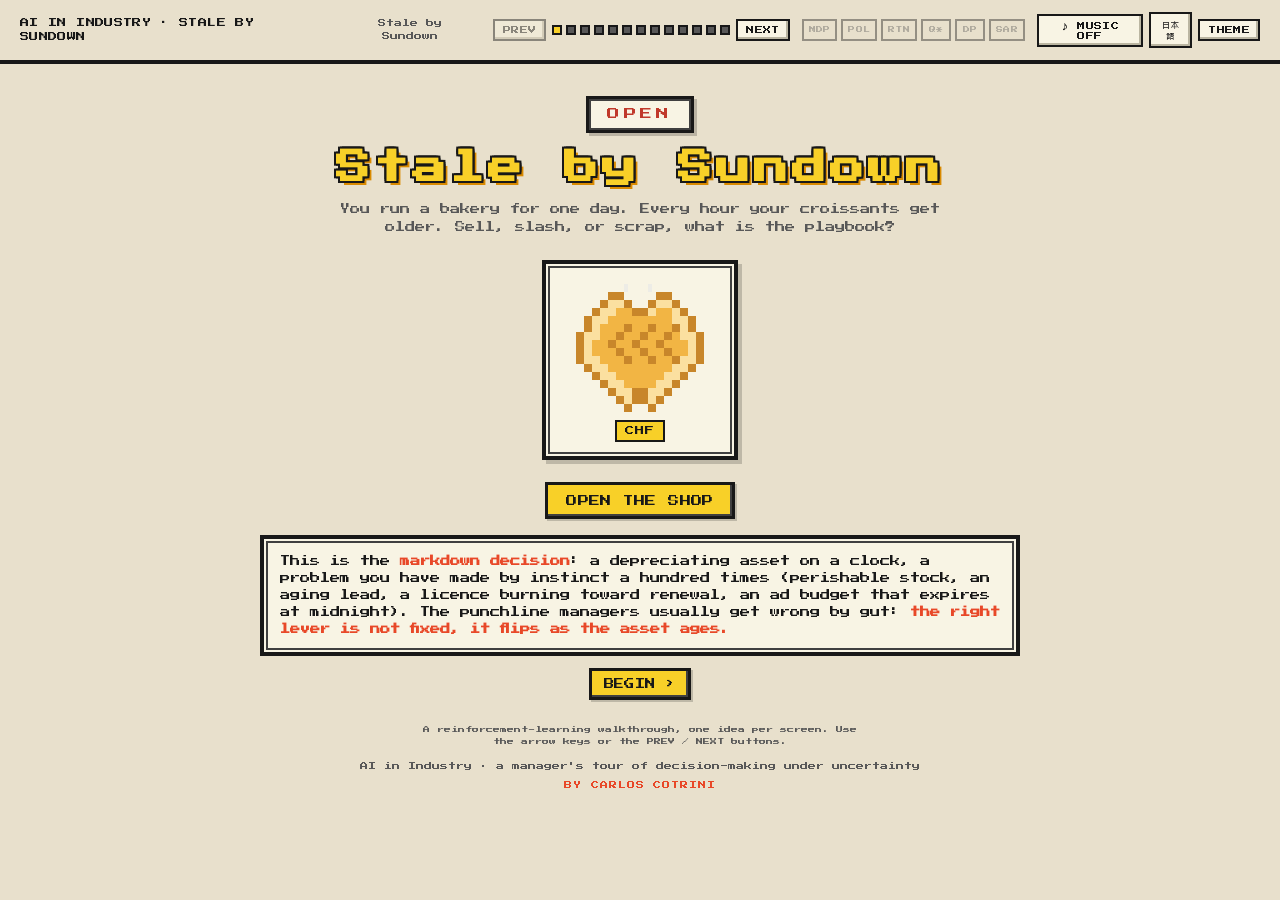
<file: stale-by-sundown/index.html>
<!doctype html>
<html lang="en" data-theme="light">
<head>
  <meta charset="utf-8">
  <meta name="viewport" content="width=device-width, initial-scale=1">
  <title>Stale by Sundown</title>
  <link rel="stylesheet" href="vendor/katex/katex.min.css">
  <!-- DotGothic16: Japanese bitmap-style font used when body.lang-jp is set.
       Falls back gracefully to the OS Japanese font if Google Fonts can't load
       (e.g. offline lecture room). Press Start 2P is bundled locally (see
       css/style.css @font-face). -->
  <link rel="preconnect" href="https://fonts.googleapis.com">
  <link rel="preconnect" href="https://fonts.gstatic.com" crossorigin>
  <link rel="stylesheet" href="https://fonts.googleapis.com/css2?family=DotGothic16&display=swap">
  <link rel="stylesheet" href="css/style.css">
  <link rel="stylesheet" href="css/board.css">
  <link rel="stylesheet" href="css/meter.css">
  <link rel="stylesheet" href="css/scene0.css">
  <link rel="stylesheet" href="css/scene1.css">
  <link rel="stylesheet" href="css/scene2.css">
  <link rel="stylesheet" href="css/scene3.css">
  <link rel="stylesheet" href="css/scene4.css">
  <link rel="stylesheet" href="css/scene5.css">
  <link rel="stylesheet" href="css/scene6.css">
  <link rel="stylesheet" href="css/scene7.css">
  <link rel="stylesheet" href="css/scene8.css">
  <link rel="stylesheet" href="css/scene9.css">
  <link rel="stylesheet" href="css/scene10.css">
  <link rel="stylesheet" href="css/scene11.css">
  <link rel="stylesheet" href="css/scene12.css">
</head>
<body>
  <header class="topbar">
    <div class="brand">AI in Industry &middot; STALE BY SUNDOWN</div>
    <div id="scene-title" class="scene-title">loading&hellip;</div>
    <div class="right-cluster">
      <button id="prev-btn" class="pager-btn" type="button" data-i18n="topbar.prev">PREV</button>
      <div id="dot-pager" class="dot-pager"></div>
      <button id="next-btn" class="pager-btn" type="button" data-i18n="topbar.next">NEXT</button>
      <div id="concept-badges" class="concept-badges" aria-label="concept badges earned"></div>
      <button id="music-toggle" class="theme-toggle music-toggle" type="button" aria-label="Toggle music">&#9834; MUSIC OFF</button>
      <button id="lang-toggle" class="theme-toggle lang-toggle" type="button" aria-label="Toggle language">&#26085;&#26412;&#35486;</button>
      <button id="theme-toggle" class="theme-toggle" type="button" aria-label="Toggle theme" data-i18n="topbar.theme">theme</button>
    </div>
  </header>

  <main id="stage" class="stage"></main>

  <!-- vendor + precomputed data -->
  <script src="vendor/katex/katex.min.js"></script>
  <script src="data/datasets.js"></script>
  <script src="js/katex-helpers.js"></script>

  <!-- engine: levers (actions) + bakery (the MDP), aliased to Moves / Battle -->
  <script src="js/levers.js"></script>
  <script src="js/bakery.js"></script>
  <script src="js/bellman.js"></script>
  <script src="js/sarsa.js"></script>

  <!-- chrome: theme + i18n core, then the 13 scene i18n fragments -->
  <script src="js/theme.js"></script>
  <script src="js/i18n.js"></script>
  <script src="js/i18n/scene0.i18n.js"></script>
  <script src="js/i18n/scene1.i18n.js"></script>
  <script src="js/i18n/scene2.i18n.js"></script>
  <script src="js/i18n/scene3.i18n.js"></script>
  <script src="js/i18n/scene4.i18n.js"></script>
  <script src="js/i18n/scene5.i18n.js"></script>
  <script src="js/i18n/scene6.i18n.js"></script>
  <script src="js/i18n/scene7.i18n.js"></script>
  <script src="js/i18n/scene8.i18n.js"></script>
  <script src="js/i18n/scene9.i18n.js"></script>
  <script src="js/i18n/scene10.i18n.js"></script>
  <script src="js/i18n/scene11.i18n.js"></script>
  <script src="js/i18n/scene12.i18n.js"></script>

  <!-- audio + dialog + reusable widgets -->
  <script src="js/sfx.js"></script>
  <script src="js/music.js"></script>
  <script src="js/dialog.js"></script>
  <script src="js/croissant.js"></script>
  <script src="js/board.js"></script>
  <script src="js/meter.js"></script>
  <script src="js/speakerNotes.js"></script>
  <script src="js/i18n-ui.js"></script>
  <script src="js/music-ui.js"></script>

  <!-- scenes + pager -->
  <script src="js/scenes/scene0.js"></script>
  <script src="js/scenes/scene1.js"></script>
  <script src="js/scenes/scene2.js"></script>
  <script src="js/scenes/scene3.js"></script>
  <script src="js/scenes/scene4.js"></script>
  <script src="js/scenes/scene5.js"></script>
  <script src="js/scenes/scene6.js"></script>
  <script src="js/scenes/scene7.js"></script>
  <script src="js/scenes/scene8.js"></script>
  <script src="js/scenes/scene9.js"></script>
  <script src="js/scenes/scene10.js"></script>
  <script src="js/scenes/scene11.js"></script>
  <script src="js/scenes/scene12.js"></script>
  <script src="js/main.js"></script>
</body>
</html>
</file>
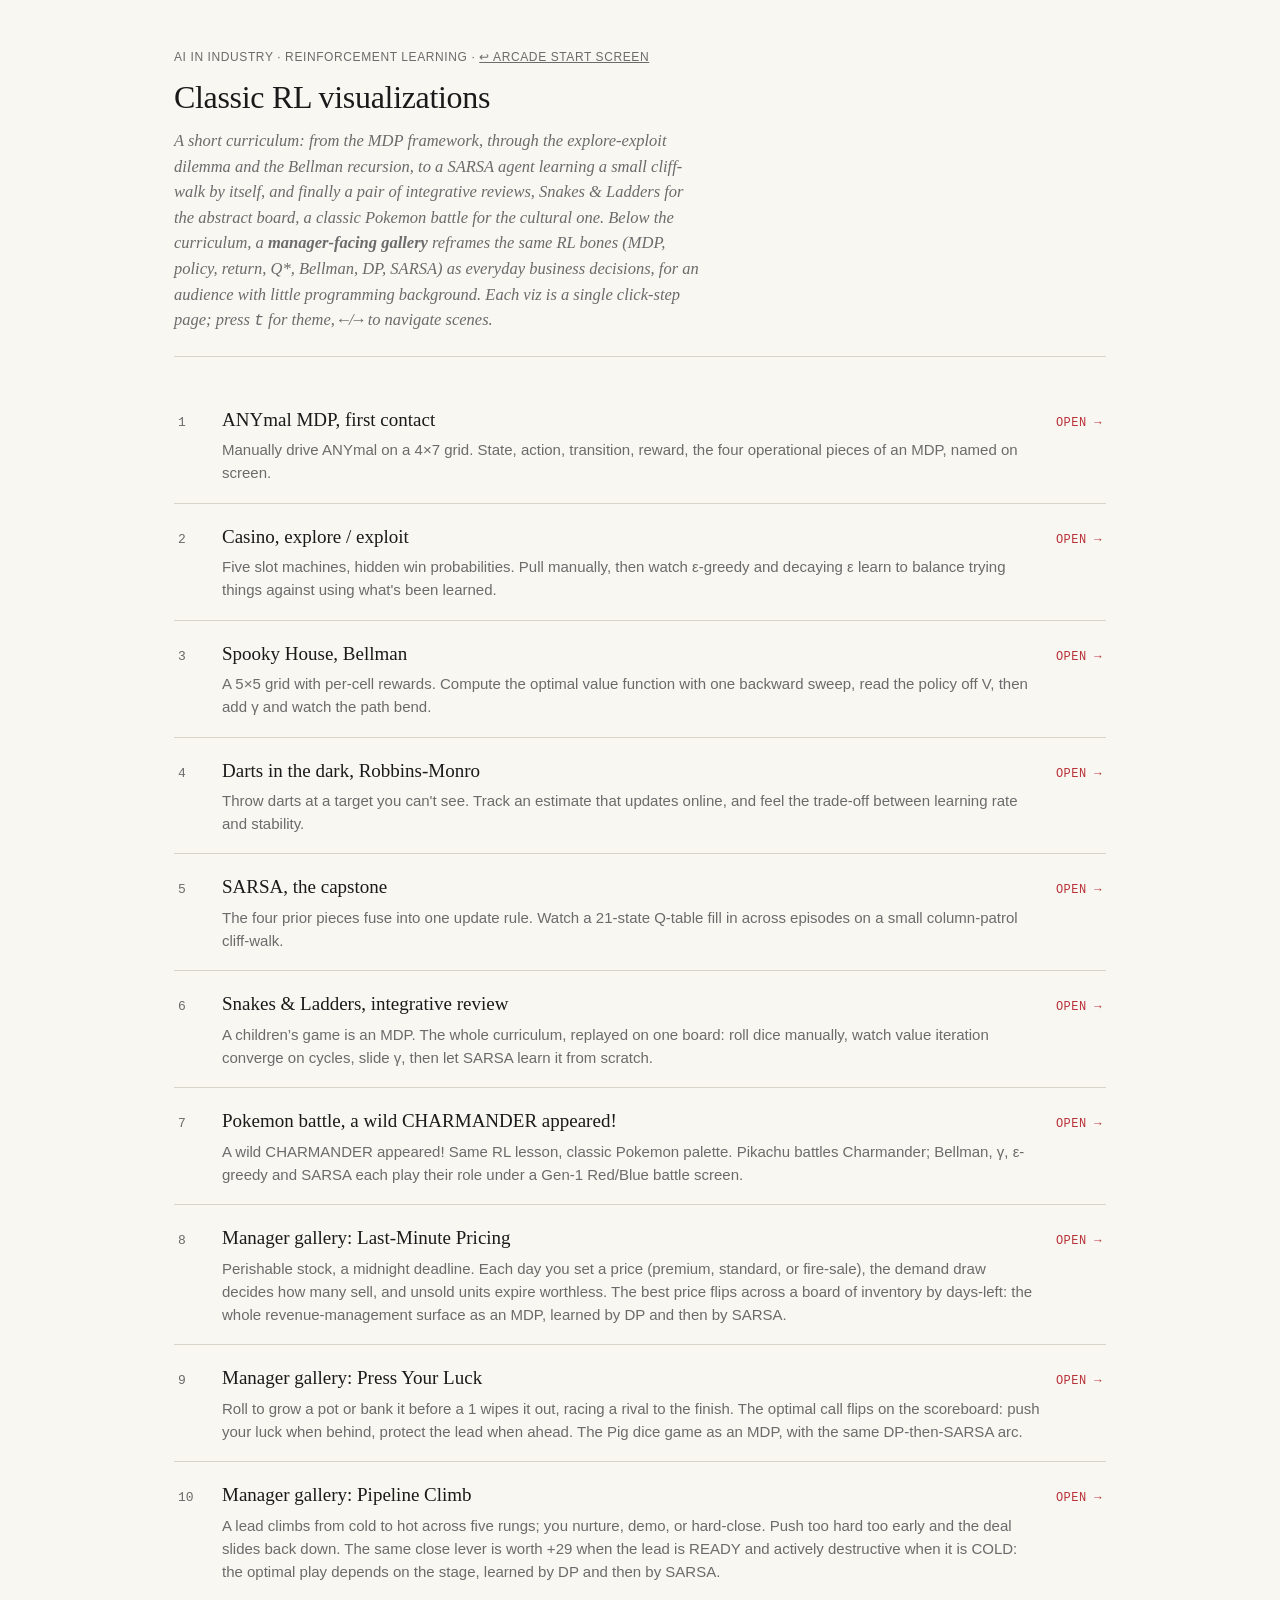
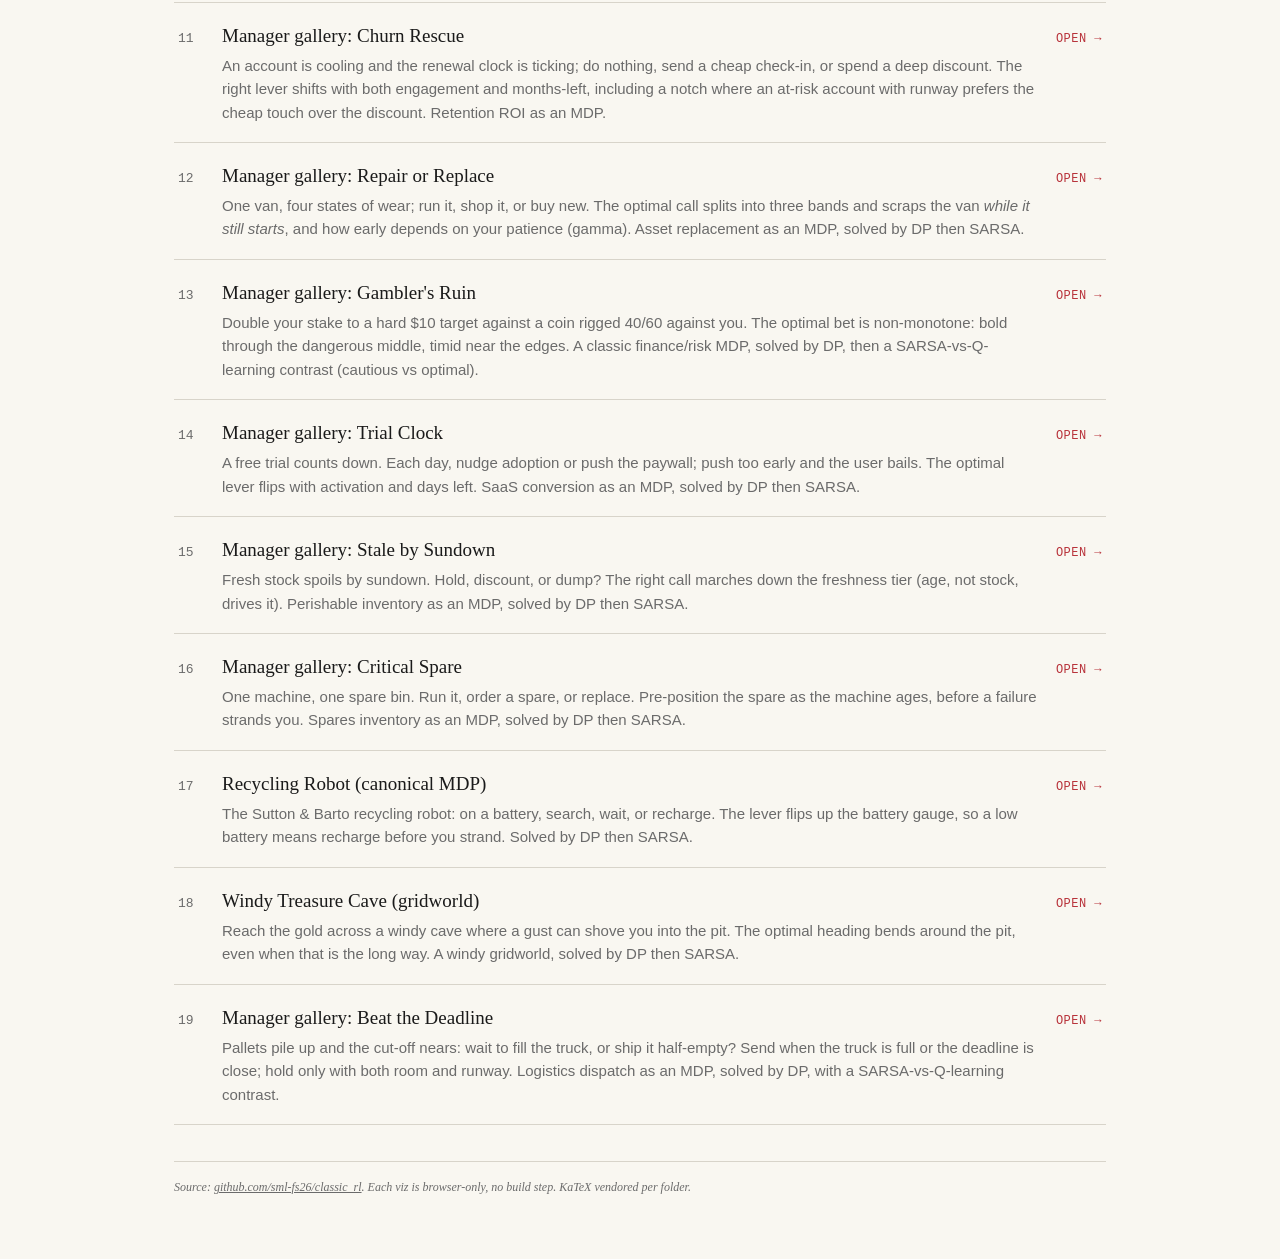
<file: list.html>
<!doctype html>
<html lang="en">
<head>
  <meta charset="utf-8">
  <meta name="viewport" content="width=device-width, initial-scale=1">
  <title>Classic RL · seven visualizations</title>
  <style>
    :root {
      --bg: #f9f7f1;
      --ink: #1a1a1a;
      --ink-secondary: #6b6b6b;
      --rule: #d8d4ca;
      --card-bg: #ffffff;
      --accent: #b8323a;
    }
    @media (prefers-color-scheme: dark) {
      :root {
        --bg: #181612;
        --ink: #ece7d9;
        --ink-secondary: #8a8579;
        --rule: #383530;
        --card-bg: #211e19;
        --accent: #d77078;
      }
    }
    * { box-sizing: border-box; }
    html, body {
      margin: 0;
      padding: 0;
      background: var(--bg);
      color: var(--ink);
      font-family: -apple-system, BlinkMacSystemFont, "Inter", "Segoe UI", Helvetica, Arial, sans-serif;
      font-size: 16px;
      line-height: 1.55;
    }
    .wrap {
      max-width: 980px;
      margin: 0 auto;
      padding: 48px 24px 64px;
    }
    header {
      border-bottom: 1px solid var(--rule);
      padding-bottom: 18px;
      margin-bottom: 30px;
    }
    .brand {
      font-size: 12px;
      letter-spacing: 0.05em;
      text-transform: uppercase;
      color: var(--ink-secondary);
      margin-bottom: 6px;
    }
    h1 {
      font-family: "Iowan Old Style", Palatino, Georgia, serif;
      font-weight: 500;
      font-size: 32px;
      margin: 0 0 6px;
      letter-spacing: -0.01em;
    }
    .lede {
      font-family: "Iowan Old Style", Palatino, Georgia, serif;
      font-style: italic;
      color: var(--ink-secondary);
      font-size: 16.5px;
      margin: 0 0 4px;
      max-width: 64ch;
    }
    ol.viz-list {
      list-style: none;
      padding: 0;
      margin: 24px 0 0;
      counter-reset: viz;
    }
    li.viz {
      counter-increment: viz;
      padding: 18px 4px;
      border-bottom: 1px solid var(--rule);
      display: grid;
      grid-template-columns: 28px 1fr auto;
      gap: 16px;
      align-items: baseline;
    }
    li.viz::before {
      content: counter(viz);
      font-family: "SF Mono", Menlo, monospace;
      font-size: 13px;
      color: var(--ink-secondary);
    }
    .viz-body h2 {
      font-family: "Iowan Old Style", Palatino, Georgia, serif;
      font-weight: 500;
      font-size: 19px;
      margin: 0 0 4px;
    }
    .viz-body h2 a {
      color: var(--ink);
      text-decoration: none;
      border-bottom: 1px solid transparent;
    }
    .viz-body h2 a:hover {
      border-bottom-color: var(--accent);
    }
    .viz-body p {
      margin: 0;
      color: var(--ink-secondary);
      font-size: 15px;
    }
    .viz-cta {
      font-family: "SF Mono", Menlo, monospace;
      font-size: 12px;
      color: var(--ink-secondary);
      letter-spacing: 0.04em;
      text-transform: uppercase;
      white-space: nowrap;
    }
    .viz-cta a {
      color: var(--accent);
      text-decoration: none;
    }
    .viz-cta a:hover { text-decoration: underline; }
    footer {
      margin-top: 36px;
      padding-top: 16px;
      border-top: 1px solid var(--rule);
      font-size: 12px;
      color: var(--ink-secondary);
      font-style: italic;
      font-family: "Iowan Old Style", Palatino, Georgia, serif;
    }
    @media (max-width: 720px) {
      .wrap { padding: 24px 16px 48px; }
      h1 { font-size: 24px; line-height: 1.2; }
      .lede { font-size: 15px; }
      li.viz {
        grid-template-columns: 22px 1fr;
        gap: 10px;
        padding: 14px 0;
      }
      .viz-cta { grid-column: 2; padding-top: 4px; }
      .viz-body h2 { font-size: 17px; }
      .viz-body p { font-size: 14px; }
    }
  </style>
</head>
<body>
  <div class="wrap">
    <header>
      <div class="brand">AI in Industry &middot; Reinforcement Learning &middot; <a href="index.html" style="color:inherit;">&#8617; arcade start screen</a></div>
      <h1>Classic RL visualizations</h1>
      <p class="lede">A short curriculum: from the MDP framework, through the explore-exploit dilemma and the Bellman recursion, to a SARSA agent learning a small cliff-walk by itself, and finally a pair of integrative reviews, Snakes &amp; Ladders for the abstract board, a classic Pokemon battle for the cultural one. Below the curriculum, a <strong>manager-facing gallery</strong> reframes the same RL bones (MDP, policy, return, Q*, Bellman, DP, SARSA) as everyday business decisions, for an audience with little programming background. Each viz is a single click-step page; press <kbd>t</kbd> for theme, <kbd>←</kbd>/<kbd>→</kbd> to navigate scenes.</p>
    </header>

    <ol class="viz-list">
      <li class="viz">
        <div class="viz-body">
          <h2><a href="anymal-mdp/index.html">ANYmal MDP, first contact</a></h2>
          <p>Manually drive ANYmal on a 4×7 grid. State, action, transition, reward, the four operational pieces of an MDP, named on screen.</p>
        </div>
        <div class="viz-cta"><a href="anymal-mdp/index.html">open →</a></div>
      </li>

      <li class="viz">
        <div class="viz-body">
          <h2><a href="casino/index.html">Casino, explore / exploit</a></h2>
          <p>Five slot machines, hidden win probabilities. Pull manually, then watch ε-greedy and decaying ε learn to balance trying things against using what's been learned.</p>
        </div>
        <div class="viz-cta"><a href="casino/index.html">open →</a></div>
      </li>

      <li class="viz">
        <div class="viz-body">
          <h2><a href="spooky-house/index.html">Spooky House, Bellman</a></h2>
          <p>A 5×5 grid with per-cell rewards. Compute the optimal value function with one backward sweep, read the policy off V, then add γ and watch the path bend.</p>
        </div>
        <div class="viz-cta"><a href="spooky-house/index.html">open →</a></div>
      </li>

      <li class="viz">
        <div class="viz-body">
          <h2><a href="darts/index.html">Darts in the dark, Robbins-Monro</a></h2>
          <p>Throw darts at a target you can't see. Track an estimate that updates online, and feel the trade-off between learning rate and stability.</p>
        </div>
        <div class="viz-cta"><a href="darts/index.html">open →</a></div>
      </li>

      <li class="viz">
        <div class="viz-body">
          <h2><a href="sarsa-anymal/index.html">SARSA, the capstone</a></h2>
          <p>The four prior pieces fuse into one update rule. Watch a 21-state Q-table fill in across episodes on a small column-patrol cliff-walk.</p>
        </div>
        <div class="viz-cta"><a href="sarsa-anymal/index.html">open →</a></div>
      </li>

      <li class="viz">
        <div class="viz-body">
          <h2><a href="snakes-ladders/index.html">Snakes &amp; Ladders, integrative review</a></h2>
          <p>A children’s game is an MDP. The whole curriculum, replayed on one board: roll dice manually, watch value iteration converge on cycles, slide γ, then let SARSA learn it from scratch.</p>
        </div>
        <div class="viz-cta"><a href="snakes-ladders/index.html">open →</a></div>
      </li>

      <li class="viz">
        <div class="viz-body">
          <h2><a href="pokemon-battle/index.html">Pokemon battle, a wild CHARMANDER appeared!</a></h2>
          <p>A wild CHARMANDER appeared! Same RL lesson, classic Pokemon palette. Pikachu battles Charmander; Bellman, γ, ε-greedy and SARSA each play their role under a Gen-1 Red/Blue battle screen.</p>
        </div>
        <div class="viz-cta"><a href="pokemon-battle/index.html">open →</a></div>
      </li>

      <li class="viz">
        <div class="viz-body">
          <h2><a href="last-minute-pricing/index.html">Manager gallery: Last-Minute Pricing</a></h2>
          <p>Perishable stock, a midnight deadline. Each day you set a price (premium, standard, or fire-sale), the demand draw decides how many sell, and unsold units expire worthless. The best price flips across a board of inventory by days-left: the whole revenue-management surface as an MDP, learned by DP and then by SARSA.</p>
        </div>
        <div class="viz-cta"><a href="last-minute-pricing/index.html">open →</a></div>
      </li>

      <li class="viz">
        <div class="viz-body">
          <h2><a href="press-your-luck/index.html">Manager gallery: Press Your Luck</a></h2>
          <p>Roll to grow a pot or bank it before a 1 wipes it out, racing a rival to the finish. The optimal call flips on the scoreboard: push your luck when behind, protect the lead when ahead. The Pig dice game as an MDP, with the same DP-then-SARSA arc.</p>
        </div>
        <div class="viz-cta"><a href="press-your-luck/index.html">open →</a></div>
      </li>

      <li class="viz">
        <div class="viz-body">
          <h2><a href="pipeline-climb/index.html">Manager gallery: Pipeline Climb</a></h2>
          <p>A lead climbs from cold to hot across five rungs; you nurture, demo, or hard-close. Push too hard too early and the deal slides back down. The same close lever is worth +29 when the lead is READY and actively destructive when it is COLD: the optimal play depends on the stage, learned by DP and then by SARSA.</p>
        </div>
        <div class="viz-cta"><a href="pipeline-climb/index.html">open →</a></div>
      </li>

      <li class="viz">
        <div class="viz-body">
          <h2><a href="churn-rescue/index.html">Manager gallery: Churn Rescue</a></h2>
          <p>An account is cooling and the renewal clock is ticking; do nothing, send a cheap check-in, or spend a deep discount. The right lever shifts with both engagement and months-left, including a notch where an at-risk account with runway prefers the cheap touch over the discount. Retention ROI as an MDP.</p>
        </div>
        <div class="viz-cta"><a href="churn-rescue/index.html">open →</a></div>
      </li>

      <li class="viz">
        <div class="viz-body">
          <h2><a href="repair-or-replace/index.html">Manager gallery: Repair or Replace</a></h2>
          <p>One van, four states of wear; run it, shop it, or buy new. The optimal call splits into three bands and scraps the van <em>while it still starts</em>, and how early depends on your patience (gamma). Asset replacement as an MDP, solved by DP then SARSA.</p>
        </div>
        <div class="viz-cta"><a href="repair-or-replace/index.html">open →</a></div>
      </li>

      <li class="viz">
        <div class="viz-body">
          <h2><a href="gamblers-ruin/index.html">Manager gallery: Gambler's Ruin</a></h2>
          <p>Double your stake to a hard $10 target against a coin rigged 40/60 against you. The optimal bet is non-monotone: bold through the dangerous middle, timid near the edges. A classic finance/risk MDP, solved by DP, then a SARSA-vs-Q-learning contrast (cautious vs optimal).</p>
        </div>
        <div class="viz-cta"><a href="gamblers-ruin/index.html">open →</a></div>
      </li>

      <li class="viz">
        <div class="viz-body">
          <h2><a href="trial-clock/index.html">Manager gallery: Trial Clock</a></h2>
          <p>A free trial counts down. Each day, nudge adoption or push the paywall; push too early and the user bails. The optimal lever flips with activation and days left. SaaS conversion as an MDP, solved by DP then SARSA.</p>
        </div>
        <div class="viz-cta"><a href="trial-clock/index.html">open →</a></div>
      </li>

      <li class="viz">
        <div class="viz-body">
          <h2><a href="stale-by-sundown/index.html">Manager gallery: Stale by Sundown</a></h2>
          <p>Fresh stock spoils by sundown. Hold, discount, or dump? The right call marches down the freshness tier (age, not stock, drives it). Perishable inventory as an MDP, solved by DP then SARSA.</p>
        </div>
        <div class="viz-cta"><a href="stale-by-sundown/index.html">open →</a></div>
      </li>

      <li class="viz">
        <div class="viz-body">
          <h2><a href="critical-spare/index.html">Manager gallery: Critical Spare</a></h2>
          <p>One machine, one spare bin. Run it, order a spare, or replace. Pre-position the spare as the machine ages, before a failure strands you. Spares inventory as an MDP, solved by DP then SARSA.</p>
        </div>
        <div class="viz-cta"><a href="critical-spare/index.html">open →</a></div>
      </li>

      <li class="viz">
        <div class="viz-body">
          <h2><a href="recycling-robot/index.html">Recycling Robot (canonical MDP)</a></h2>
          <p>The Sutton &amp; Barto recycling robot: on a battery, search, wait, or recharge. The lever flips up the battery gauge, so a low battery means recharge before you strand. Solved by DP then SARSA.</p>
        </div>
        <div class="viz-cta"><a href="recycling-robot/index.html">open →</a></div>
      </li>

      <li class="viz">
        <div class="viz-body">
          <h2><a href="windy-treasure-cave/index.html">Windy Treasure Cave (gridworld)</a></h2>
          <p>Reach the gold across a windy cave where a gust can shove you into the pit. The optimal heading bends around the pit, even when that is the long way. A windy gridworld, solved by DP then SARSA.</p>
        </div>
        <div class="viz-cta"><a href="windy-treasure-cave/index.html">open →</a></div>
      </li>

      <li class="viz">
        <div class="viz-body">
          <h2><a href="beat-the-deadline/index.html">Manager gallery: Beat the Deadline</a></h2>
          <p>Pallets pile up and the cut-off nears: wait to fill the truck, or ship it half-empty? Send when the truck is full or the deadline is close; hold only with both room and runway. Logistics dispatch as an MDP, solved by DP, with a SARSA-vs-Q-learning contrast.</p>
        </div>
        <div class="viz-cta"><a href="beat-the-deadline/index.html">open →</a></div>
      </li>
    </ol>

    <footer>
      Source: <a href="https://github.com/sml-fs26/classic_rl" style="color: inherit;">github.com/sml-fs26/classic_rl</a>. Each viz is browser-only, no build step. KaTeX vendored per folder.
    </footer>
  </div>
</body>
</html>
</file>
<file: css/arcade.css>
/* ===================================================================== *
 *  CLASSIC RL : 80s arcade attract-mode chrome.
 *
 *  The SCENE is drawn on a 320x240 backbuffer canvas (#scene), integer-
 *  scaled up with image-rendering:pixelated so the pixels are genuinely
 *  chunky.  The selectable game NAMES are NOT on the canvas: they are a
 *  DOM text overlay (#names) positioned pixel-exactly over the canvas rows
 *  and set in Press Start 2P, so they stay crisp and high-contrast (the
 *  "BALANCED" requirement: true low-res scene, sharp readable names).
 *
 *  Flat fills only.  No CSS gradients / blur / drop-shadow on the scene:
 *  shading is done with dithering inside the canvas.  border-radius:0
 *  everywhere; hard right angles.
 * ===================================================================== */
@font-face{
  font-family:'Press Start 2P';
  src:url('../assets/fonts/PressStart2P-Regular.woff2') format('woff2');
  font-display:block;            /* pixel font: never flash a fallback serif */
  font-weight:400; font-style:normal;
}

*{box-sizing:border-box; border-radius:0 !important;}
html,body{margin:0;height:100%;background:#000;overflow:hidden;}
body{
  font-family:'Press Start 2P', monospace;
  color:#fff;
  -webkit-font-smoothing:none;
  user-select:none;
  -webkit-user-select:none;
  touch-action:manipulation;
}

/* the black "cabinet" : letterboxes the integer-scaled backbuffer */
#cabinet{
  position:fixed; inset:0; background:#000;
  display:flex; align-items:center; justify-content:center;
  overflow:hidden;
}

/* the curved glass holds the scaled canvas + the crisp name overlay +
   the CRT glass, and is what we apply the mild barrel curvature to. */
#glass{
  position:relative;
  transform-origin:center center;
  /* size set in JS to the integer-scaled backbuffer size */
}
body.curve #glass{
  transform:perspective(1400px) rotateX(0.6deg) scale(1.002);
}

/* the low-res scene, blown up with NO smoothing */
#scene{
  display:block;
  image-rendering:pixelated;
  image-rendering:crisp-edges;
  background:#000;
}

/* crisp game-name overlay: absolutely-positioned text rows drawn OVER the
   canvas list rows.  JS sets each row's top/left/height in device px. */
#names{
  position:absolute; inset:0; pointer-events:none;
  font-family:'Press Start 2P', monospace;
}
#names .nrow{
  position:absolute; display:flex; align-items:center;
  white-space:nowrap; overflow:hidden;
  pointer-events:auto; cursor:pointer;
  text-shadow:none;
}
#names .nrow .ntxt{
  overflow:hidden; text-overflow:clip; white-space:nowrap;
  letter-spacing:0;
}
/* normal row: bright ink on the dark scene */
#names .nrow{ color:#e9e9ff; }
/* selected row: inverse video (dark text); the canvas paints the bright bar */
#names .nrow.sel{ color:#0a0a18; }
#names .nrow.bundle{ color:#ffd23f; }
#names .nrow.bundle.sel{ color:#0a0a18; }
/* Japanese mode (the 日本語 toggle): swap the name overlay to the OS kana font */
#names.jp .ntxt{ font-family:'Hiragino Kaku Gothic ProN','Hiragino Sans','Yu Gothic','Noto Sans JP','MS PGothic',sans-serif; }

/* CRT glass: scanlines + shadow-mask tint + vignette + flicker.
   Kept subtle so names stay legible.  Sits above scene+names. */
#crt{ position:absolute; inset:0; pointer-events:none; z-index:5; }
#crt::before{                       /* scanlines + faint RGB shadow-mask */
  content:""; position:absolute; inset:0;
  background:
    repeating-linear-gradient(0deg,
      rgba(0,0,0,.30) 0, rgba(0,0,0,.30) 2px, transparent 2px, transparent 4px),
    repeating-linear-gradient(90deg,
      rgba(255,0,0,.05) 0, rgba(255,0,0,.05) 1px,
      rgba(0,255,0,.05) 1px, rgba(0,255,0,.05) 2px,
      rgba(0,0,255,.05) 2px, rgba(0,0,255,.05) 3px);
  mix-blend-mode:multiply;
}
#crt::after{                        /* vignette + slow flicker */
  content:""; position:absolute; inset:0;
  background:radial-gradient(130% 130% at 50% 50%,transparent 58%,rgba(0,0,0,.55) 100%);
  animation:flick 6s steps(40) infinite;
}
@keyframes flick{0%,96%{opacity:1}97%{opacity:.86}98%{opacity:.97}100%{opacity:1}}

/* the link bar (PLAIN LIST / MUSIC / THEME / JP) : small, top-right,
   floats over the cabinet so it is clickable on file:// and Pages.        */
#links{
  position:fixed; top:6px; right:8px; z-index:20;
  display:flex; gap:6px; align-items:center;
  font-size:9px; line-height:1;
}
#links a, #links button{
  font-family:'Press Start 2P', monospace; font-size:9px;
  color:#7ad0ff; background:#08081c;
  border:1px solid #2a2a66; padding:5px 6px;
  text-decoration:none; cursor:pointer; letter-spacing:.02em;
}
#links a:hover, #links button:hover{ color:#fff; border-color:#7ad0ff; background:#101040; }
#links button.on{ color:#0a0a18; background:#7ad0ff; border-color:#7ad0ff; }

@media (max-width:560px){
  #links{ top:4px; right:5px; gap:4px; }
  #links a, #links button{ font-size:8px; padding:4px 5px; }
}

/* touch scroll controls (▲/▼): only on touch / narrow screens, and only when
   the current list overflows the viewport (JS toggles .show). Keyboard/desktop
   never see them. */
#pad{ display:none; }
@media (pointer:coarse), (max-width:820px){
  #pad.show{
    position:fixed; right:8px; top:50%; transform:translateY(-50%);
    z-index:45; display:flex; flex-direction:column; gap:12px;
  }
  #pad button{
    width:46px; height:46px; line-height:1;
    font-family:'Press Start 2P', monospace; font-size:16px;
    color:#0a0a18; background:#5ad0ff; border:2px solid #f6f8ff; border-radius:0;
    box-shadow:0 3px 0 #1b1b6b; cursor:pointer;
  }
  #pad button:active{ background:#ffd23f; transform:translateY(1px); box-shadow:0 2px 0 #1b1b6b; }
}

/* respect reduced motion: kill the flicker (color-cycling, starfield,
   curvature, attract auto-motion are all gated in JS by the same flag). */
@media (prefers-reduced-motion:reduce){
  #crt::after{ animation:none !important; }
  body.curve #glass{ transform:none !important; }
}
</file>
<file: critical-spare/css/style.css>
/* Critical Spare -- global styles.
 *
 * House style: the AI in Industry reinforcement-learning gallery's LIGHT PIXEL theme
 * (warm grey-cream NES "shell", hard black borders, Press Start 2P
 * everywhere), matching the sibling cartridges gamblers-ruin/ and
 * press-your-luck/ EXACTLY. A screen-only high-contrast CRT variant (amber
 * phosphor) is the dark option (toggle / #theme=crt). Math lives in bordered
 * .formula-block / .formula-card cards; KaTeX is vendored under vendor/katex.
 *
 * Lever colour identity (kept consistent everywhere so the optimal-policy
 * heat-map reads as a 2D map of colours):
 *   RUN      green        (produce / uptime)
 *   ORDER    blue         (inventory / holding)
 *   REPLACE  gold         (the planned "spend the protection" swap)
 * Health colour identity: HEALTHY green, AGING amber, FAILING red.
 */

/* ---------- Press Start 2P (bundled, offline) ---------- */
@font-face {
  font-family: 'Press Start 2P';
  src: url('../assets/fonts/PressStart2P-Regular.woff2') format('woff2');
  font-display: block;  /* pixel font: do NOT flash a fallback serif first */
  font-weight: 400;
  font-style: normal;
}

/* ---------- Tokens: light (default) ---------- */
:root,
:root[data-theme="light"] {
  --bg:             #E8E0CC;     /* warm grey-cream, NES "shell" */
  --bg-strong:      #F8F4E4;     /* lighter card paper */
  --bg-sunk:        #DCD3BA;     /* recessed wells */
  --ink:            #181818;
  --ink-secondary:  #585858;
  --ink-faint:      #8A8268;
  --rule:           #181818;     /* hard black borders */
  --rule-soft:      #BBB6A2;     /* hairlines / inner-highlight light */
  --card-bg:        #FFFFFF;
  --inner-highlight:#404040;     /* the secondary inner border line */
  --accent:         #C2541E;     /* burnt-orange highlight */
  --accent-soft:    #F2C9A8;
  --highlight:      #F8D028;     /* pixel "select" yellow */
  --highlight-cheek:#E84828;
  --shadow:         rgba(24, 20, 12, 0.20);
  --ink-on-box:     #181818;

  /* Lever (action) colours: RUN green, ORDER blue, REPLACE gold */
  --run:       #2E9E6B;   --run-rule: #1c6a47;   --run-tint: #C7E7D5;
  --order:     #2f6cb1;   --order-rule: #1c4b82; --order-tint: #C9DBEE;
  --replace:   #C8902C;   --replace-rule: #8c6224; --replace-tint: #EDDCB8;
  --lever-ink: #ffffff;   /* text on a saturated chip */

  /* Machine-icon health colours */
  --mi-healthy:  #58C27D;   --mi-aging: #E0A53A;   --mi-failing: #D6432A;
  --mi-window:   #1E2A22;   --mi-gauge-healthy: #8CF0AE;  --mi-gauge-aging: #FFD86A;  --mi-gauge-failing: #FF7A52;
  --mi-piston:   #C9C2A8;   --mi-gear: #C8902C;     --mi-shadow: rgba(24,20,12,0.18);

  /* Money / penalties (Okabe-Ito-ish) */
  --pos:       #2E9E6B;   --pos-tint: #C7E7D5;
  --neg:       #D6432A;   --neg-tint: #F2CFC9;
  --coin-in:   #2E9E6B;   --coin-out: #D6432A;

  /* Cross-viz hue identities (kept for the recap chips) */
  --hue-mdp:     #B8323A;     /* red */
  --hue-policy:  #2F6CB1;     /* blue */
  --hue-return:  #2E9E6B;     /* green */
  --hue-qstar:   #C8902C;     /* gold */
  --hue-dp:      #7A5C8C;     /* purple */
  --hue-sarsa:   #C2541E;     /* orange */
}

/* ---------- Tokens: CRT (screen-only dark option) ----------
   Amber-phosphor terminal: dark background, warm-amber text. Pairs with the
   scanline + vignette + phosphor-glow overlays below. */
:root[data-theme="crt"] {
  --bg:             #0a0500;
  --bg-strong:      #1a0d05;
  --bg-sunk:        #050200;
  --ink:            #FFB350;
  --ink-secondary:  #8B6030;
  --ink-faint:      #6A4820;
  --rule:           #FF9020;
  --rule-soft:      #5A3010;
  --card-bg:        #1a0d05;
  --inner-highlight:#5A3010;
  --accent:         #FF6A1E;
  --accent-soft:    #5A3010;
  --highlight:      #FFC060;
  --highlight-cheek:#FF6020;
  --shadow:         rgba(0, 0, 0, 0.5);
  --ink-on-box:     #FFB350;

  --run:     #6FE0A0; --run-rule: #3fb377; --run-tint: #08241A;
  --order:   #6FB0F0; --order-rule: #3f78b3; --order-tint: #102030;
  --replace: #FFC76E; --replace-rule: #a87f33; --replace-tint: #2A1808;
  --lever-ink: #1a0d05;

  --mi-healthy:  #6FE0A0;   --mi-aging: #FFC76E;   --mi-failing: #FF6020;
  --mi-window:   #2A1808;   --mi-gauge-healthy: #9FF0C0;  --mi-gauge-aging: #FFD86A;  --mi-gauge-failing: #FF8A52;
  --mi-piston:   #5A3010;   --mi-gear: #FFC76E;     --mi-shadow: rgba(0,0,0,0.5);

  --pos: #6FE0A0; --pos-tint: #08241A;
  --neg: #FF6020; --neg-tint: #2A1004;
  --coin-in: #6FE0A0; --coin-out: #FF6020;

  --hue-mdp:    #FF6020;
  --hue-policy: #6FB0F0;
  --hue-return: #6FE0A0;
  --hue-qstar:  #FFC76E;
  --hue-dp:     #FF9050;
  --hue-sarsa:  #FF8A52;
}

/* CRT scanlines + vignette overlays (pointer-events:none so clicks pass). */
:root[data-theme="crt"] body::after {
  content: '';
  position: fixed; inset: 0; pointer-events: none; z-index: 9991;
  background: repeating-linear-gradient(to bottom,
    rgba(0,0,0,0) 0px, rgba(0,0,0,0) 2px,
    rgba(0,0,0,0.18) 3px, rgba(0,0,0,0.18) 4px);
  mix-blend-mode: multiply;
}
:root[data-theme="crt"] body::before {
  content: '';
  position: fixed; inset: 0; pointer-events: none; z-index: 9992;
  background: radial-gradient(ellipse at center, transparent 50%, rgba(0,0,0,0.55) 100%);
}
:root[data-theme="crt"] body,
:root[data-theme="crt"] .scene-title,
:root[data-theme="crt"] .topbar,
:root[data-theme="crt"] .scene-heading,
:root[data-theme="crt"] .concept-heading {
  text-shadow: 0 0 6px rgba(255, 180, 80, 0.55);
}

* { box-sizing: border-box; }

html, body {
  margin: 0;
  padding: 0;
  background: var(--bg);
  color: var(--ink);
  font-family: 'Press Start 2P', "Courier New", monospace;
  font-size: 12px;
  line-height: 1.6;
  -webkit-font-smoothing: none;   /* keep the pixel font crisp */
  -moz-osx-font-smoothing: grayscale;
  -webkit-text-size-adjust: 100%;
  overflow-x: hidden;             /* never let a wide child scroll the page + clip the topbar */
}

/* ---------- Topbar ---------- */
.topbar {
  display: flex;
  align-items: center;
  justify-content: space-between;
  padding: 12px 20px;
  background: var(--bg);
  border-bottom: 4px solid var(--rule);
  gap: 10px;
  font-size: 9px;
  letter-spacing: 0.04em;
  text-transform: uppercase;
  color: var(--ink);
}
.topbar .brand {
  font-family: 'Press Start 2P', monospace;
  color: var(--ink);
  font-size: 9px;
  letter-spacing: 0.04em;
}
.topbar .scene-title {
  font-family: 'Press Start 2P', monospace;
  font-size: 8px;
  letter-spacing: 0;
  text-transform: none;
  color: var(--ink-secondary);
  flex: 1 1 auto;
  text-align: center;
  padding: 0 16px;
}
.topbar .right-cluster { display: flex; gap: 6px; align-items: center; }

.theme-toggle, .pager-btn {
  font-family: 'Press Start 2P', monospace;
  background: var(--bg-strong);
  color: var(--ink-on-box);
  border: 2px solid var(--rule);
  border-radius: 0;
  padding: 5px 8px;
  font-size: 8px;
  letter-spacing: 0.04em;
  text-transform: uppercase;
  cursor: pointer;
  box-shadow: inset -2px -2px 0 0 var(--rule-soft);
}
.theme-toggle:hover, .pager-btn:hover { background: var(--highlight); }
.pager-btn:disabled { opacity: 0.45; cursor: not-allowed; }
.pager-btn:disabled:hover { background: var(--bg-strong); }

.music-toggle.active {
  background: var(--highlight);
  color: var(--ink);
  box-shadow: inset 2px 2px 0 0 #B89020;
}

.dot-pager { display: flex; gap: 4px; align-items: center; }
.dot-pager .dot {
  width: 10px; height: 10px;
  background: var(--ink-secondary);
  border: 2px solid var(--rule);
  border-radius: 0;
  padding: 0; cursor: pointer;
}
.dot-pager .dot.active { background: var(--highlight); }
.dot-pager .dot:hover { background: var(--highlight-cheek); }

/* ---------- Concept badges ---------- */
.concept-badges { display: flex; gap: 4px; margin: 0 6px; align-items: center; }
.concept-badge {
  min-width: 30px; height: 22px; padding: 0 5px;
  border: 2px solid var(--rule);
  border-radius: 0;
  background: var(--bg);
  display: inline-flex; align-items: center; justify-content: center;
  font-family: 'Press Start 2P', monospace;
  font-size: 7px; letter-spacing: 0.04em;
  color: var(--ink-secondary);
  opacity: 0.4;
  transition: opacity 200ms, background 200ms, color 200ms;
}
.concept-badge.earned {
  opacity: 1; color: var(--lever-ink);
  box-shadow: inset 0 0 0 1px var(--inner-highlight);
}
.concept-badge.mdp.earned    { background: var(--hue-mdp);    color: #fff; }
.concept-badge.policy.earned { background: var(--hue-policy); color: #fff; }
.concept-badge.return.earned { background: var(--hue-return); color: #fff; }
.concept-badge.qstar.earned  { background: var(--hue-qstar);  color: #181818; }
.concept-badge.dp.earned     { background: var(--hue-dp);     color: #fff; }
.concept-badge.sarsa.earned  { background: var(--hue-sarsa);  color: #fff; }
@keyframes badge-flash {
  0% { transform: scale(1); box-shadow: 0 0 0 0 var(--highlight); }
  40% { transform: scale(1.3); box-shadow: 0 0 0 8px var(--highlight); }
  100% { transform: scale(1); box-shadow: 0 0 0 0 transparent; }
}
.concept-badge.flashing { animation: badge-flash 1s ease-out; position: relative; z-index: 4; }
@media (prefers-reduced-motion: reduce) { .concept-badge.flashing { animation: none; } }

/* ---------- Stage / scene engine ---------- */
.stage {
  position: relative;
  max-width: 1100px;
  margin: 16px auto 32px;
  padding: 0 20px;
  min-height: calc(100vh - 130px);
}
.scene {
  opacity: 0;
  pointer-events: none;
  position: absolute;
  top: 0; left: 20px; right: 20px;
  transition: opacity 180ms ease-out;
}
.scene.active { opacity: 1; pointer-events: auto; position: relative; left: 0; right: 0; }
.scene-pad { padding: 12px 4px 24px; }

/* ---------- Headings + prose ---------- */
h1, h2, h3 { font-family: 'Press Start 2P', monospace; font-weight: 400; }
.scene-heading {
  font-family: 'Press Start 2P', monospace;
  font-size: 18px; line-height: 1.4; margin: 6px 0 12px; color: var(--ink);
  letter-spacing: 0.06em; text-transform: uppercase;
}
.scene-lede {
  font-family: 'Press Start 2P', monospace;
  font-size: 10px; line-height: 1.8; color: var(--ink); max-width: 92ch; margin: 0 0 14px;
}
.scene-lede b { color: var(--accent); }
.scene-lede em { font-style: normal; color: var(--order); }
.scene-sub { font-family: 'Press Start 2P', monospace; font-size: 9px; line-height: 1.8; color: var(--ink-secondary); max-width: 92ch; }
.muted { color: var(--ink-secondary); }
.tnum { font-variant-numeric: tabular-nums; }

/* ---------- Generic card / panel ---------- */
.card {
  background: var(--card-bg);
  border: 3px solid var(--rule);
  border-radius: 0;
  padding: 14px 16px;
  box-shadow: inset 0 0 0 2px var(--card-bg), inset 0 0 0 4px var(--inner-highlight), 3px 3px 0 var(--shadow);
}
.poke-box, .dlg-box {
  background: var(--bg-strong);
  border: 4px solid var(--rule);
  border-radius: 0;
  padding: 14px 16px;
  position: relative;
  box-shadow:
    inset 0 0 0 2px var(--bg-strong),
    inset 0 0 0 4px var(--inner-highlight),
    inset 0 0 0 6px var(--bg-strong);
  color: var(--ink-on-box);
  font-family: 'Press Start 2P', monospace;
  font-size: 10px;
  line-height: 1.8;
}
.poke-box b, .dlg-box b { color: var(--accent); }
.poke-box em, .dlg-box em { font-style: normal; color: var(--order); }
.dlg-box .triangle {
  position: absolute; right: 14px; bottom: 10px;
  width: 0; height: 0;
  border-left: 6px solid transparent; border-right: 6px solid transparent;
  border-top: 8px solid var(--ink);
  animation: blink 0.9s steps(2, end) infinite;
}
@keyframes blink { 0%,49%{opacity:1;} 50%,100%{opacity:0;} }
@media (prefers-reduced-motion: reduce) { .dlg-box .triangle { animation: none; } }

/* ---------- Formula cards (KaTeX) ---------- */
.formula-block, .formula-card {
  background: var(--bg-strong);
  border: 4px solid var(--rule);
  border-radius: 0;
  padding: 14px 18px;
  margin: 12px 0;
  max-width: 100%;
  overflow-x: auto;        /* long formulas scroll inside the card, not the page */
  -webkit-overflow-scrolling: touch;
  box-shadow:
    inset 0 0 0 2px var(--bg-strong),
    inset 0 0 0 4px var(--inner-highlight),
    inset 0 0 0 6px var(--bg-strong);
  color: var(--ink-on-box);
}
.formula-card .formula-label, .formula-block .formula-label {
  font-family: 'Press Start 2P', monospace;
  font-size: 8px; letter-spacing: 0.08em; text-transform: uppercase;
  color: var(--ink-secondary); margin-bottom: 10px;
}
.formula-block .katex, .formula-card .katex {
  font-family: "KaTeX_Main", "Iowan Old Style", Georgia, serif;
  font-size: 1.2em; color: var(--ink-on-box);
}
.formula-block .katex-display, .formula-card .katex-display { margin: 0; }
.formula-note {
  font-family: 'Press Start 2P', monospace;
  font-size: 8px; line-height: 1.8; color: var(--ink-secondary); margin-top: 10px;
}
.katex { color: var(--ink-on-box); }

/* ---------- Buttons (the chunky pixel action button) ---------- */
.cs-btn, .poke-btn {
  font-family: 'Press Start 2P', monospace;
  background: var(--bg-strong);
  color: var(--ink-on-box);
  border: 3px solid var(--rule);
  border-radius: 0;
  padding: 9px 14px;
  font-size: 9px;
  letter-spacing: 0.04em;
  text-transform: uppercase;
  cursor: pointer;
  box-shadow: inset -2px -2px 0 0 var(--inner-highlight), 2px 2px 0 0 var(--shadow);
}
.cs-btn:hover, .poke-btn:hover { background: var(--highlight); color: var(--rule); }
.cs-btn:active, .poke-btn:active { box-shadow: inset 2px 2px 0 0 var(--inner-highlight); transform: translate(1px, 1px); }
.cs-btn:disabled, .poke-btn:disabled { opacity: 0.45; cursor: not-allowed; transform: none; }
.cs-btn:disabled:hover { background: var(--bg-strong); color: var(--ink-on-box); }
.cs-btn.primary { background: var(--accent); color: var(--lever-ink); border-color: var(--rule); }
.cs-btn.primary:hover { background: var(--highlight); color: var(--rule); }
.cs-btn-row { display: flex; gap: 10px; flex-wrap: wrap; align-items: center; }

/* ---------- Lever chips (the three levers) ---------- */
.lever-chip {
  display: inline-flex; align-items: center; gap: 7px;
  font-family: 'Press Start 2P', monospace; font-size: 10px;
  color: var(--lever-ink);
  border: 3px solid var(--rule);
  border-radius: 0;
  padding: 9px 12px;
  cursor: pointer;
  text-transform: uppercase; letter-spacing: 0.04em;
  box-shadow: inset -2px -2px 0 0 rgba(0,0,0,0.25), 2px 2px 0 0 var(--shadow);
}
.lever-chip:hover { filter: brightness(1.07); }
.lever-chip:active { transform: translate(1px,1px); box-shadow: inset 2px 2px 0 0 rgba(0,0,0,0.25); }
.lever-chip[data-lever="run"],     .lever-fill-run     { background: var(--run);     border-color: var(--run-rule); }
.lever-chip[data-lever="order"],   .lever-fill-order   { background: var(--order);   border-color: var(--order-rule); }
.lever-chip[data-lever="replace"], .lever-fill-replace { background: var(--replace); border-color: var(--replace-rule); }
.lever-chip .chip-role { font-size: 7px; opacity: 0.92; text-transform: uppercase; letter-spacing: 0.05em; }
.lever-chip:disabled, .lever-chip.clamped {
  background: var(--bg-sunk); color: var(--ink-faint); border-color: var(--rule-soft);
  cursor: not-allowed; box-shadow: none; filter: none;
  text-decoration: line-through;
}
.lever-tag {
  display: inline-block; font-family: 'Press Start 2P', monospace; font-size: 9px; color: var(--lever-ink);
  border: 2px solid var(--rule); border-radius: 0; padding: 3px 7px;
}
.lever-tag[data-lever="run"]     { background: var(--run);     border-color: var(--run-rule); }
.lever-tag[data-lever="order"]   { background: var(--order);   border-color: var(--order-rule); }
.lever-tag[data-lever="replace"] { background: var(--replace); border-color: var(--replace-rule); }
.lever-tag-run     { background: var(--run);     border-color: var(--run-rule); color: var(--lever-ink); }
.lever-tag-order   { background: var(--order);   border-color: var(--order-rule); color: var(--lever-ink); }
.lever-tag-replace { background: var(--replace); border-color: var(--replace-rule); color: var(--lever-ink); }

/* health text spans */
.h-healthy { color: var(--mi-healthy); }
.h-aging   { color: var(--mi-aging); }
.h-failing { color: var(--mi-failing); }

/* ---------- HUD strip ---------- */
.hud-strip {
  display: flex; gap: 20px; align-items: center; flex-wrap: wrap;
  padding: 10px 14px;
  background: var(--bg-strong);
  border: 3px solid var(--rule);
  border-radius: 0;
  box-shadow: inset 0 0 0 2px var(--bg-strong), inset 0 0 0 4px var(--inner-highlight);
  font-family: 'Press Start 2P', monospace;
  color: var(--ink-on-box);
}
.hud-item { display: flex; flex-direction: column; gap: 3px; }
.hud-label { font-size: 7px; letter-spacing: 0.06em; text-transform: uppercase; color: var(--ink-secondary); }
.hud-val { font-size: 14px; font-variant-numeric: tabular-nums; color: var(--ink-on-box); }
.hud-val.pos { color: var(--pos); }
.hud-val.neg { color: var(--neg); }

/* ---------- Pinned penalty legend (the two-tier reminder) ---------- */
.cost-legend {
  display: flex; flex-wrap: wrap; gap: 6px 12px; align-items: center;
  padding: 8px 12px;
  background: var(--bg-strong);
  border: 3px solid var(--rule);
  box-shadow: inset 0 0 0 2px var(--bg-strong), inset 0 0 0 4px var(--inner-highlight);
  font-family: 'Press Start 2P', monospace; font-size: 8px;
  color: var(--ink-on-box);
}
.cost-legend .cl-item { display: inline-flex; align-items: center; gap: 5px; white-space: nowrap; }
.cost-legend .cl-amt { font-variant-numeric: tabular-nums; }
.cost-legend .cl-amt.pos { color: var(--pos); }
.cost-legend .cl-amt.neg { color: var(--neg); }

/* ---------- Layout helpers ---------- */
.scene-row { display: flex; flex-wrap: wrap; gap: 18px; align-items: flex-start; margin-bottom: 14px; }
.scene-row.center { justify-content: center; }
.scene-col { display: flex; flex-direction: column; gap: 10px; min-width: 0; }
.grow { flex: 1 1 320px; min-width: 0; }

/* ---------- Concept-scene chrome (KaTeX-heavy formula scenes) ---------- */
.concept-scene { display: flex; flex-direction: column; gap: 14px; }
.concept-heading {
  font-family: 'Press Start 2P', monospace;
  font-size: 14px; letter-spacing: 0.08em; margin: 6px 0 2px; color: var(--ink); text-transform: uppercase;
}
.concept-lede {
  font-family: 'Press Start 2P', monospace;
  font-size: 9px; line-height: 1.8; color: var(--ink-secondary); margin: 0 2px 4px; max-width: 92ch;
}
.concept-lede b { color: var(--ink-on-box); }

/* ---------- Footnote ---------- */
.footnote {
  font-family: 'Press Start 2P', monospace;
  font-size: 7px; line-height: 1.7; color: var(--ink-secondary);
  border-top: 2px solid var(--rule-soft);
  padding-top: 8px; margin-top: 16px;
}
.footnote kbd {
  font-family: 'Press Start 2P', monospace;
  font-size: 7px; border: 1px solid var(--rule); border-radius: 0;
  padding: 0 4px; background: var(--bg-strong); color: var(--ink);
}

/* ---------- Cross-viz hue chip (recap) ---------- */
.hue-chip {
  display: inline-block; padding: 3px 8px;
  border: 2px solid var(--rule); background: var(--bg-strong);
  font-family: 'Press Start 2P', monospace; font-size: 8px;
  color: var(--ink); letter-spacing: 0.5px; text-transform: uppercase;
}

/* ============================================================
   Japanese "flavor mode" -- body.lang-jp swaps the primary font to
   DotGothic16 (a bitmap-style Japanese font from Google Fonts) so the kana
   glyphs match the chiptune pixel-art feel of the English Press-Start-2P
   text. Press Start 2P stays a fallback for Latin glyphs nested inside
   Japanese strings (e.g. "Q*", "AI in Industry"). DotGothic16 is also a tail fallback
   in EN mode so the language toggle label renders cleanly.
   ============================================================ */
body.lang-jp,
body.lang-jp button,
body.lang-jp input,
body.lang-jp .scene,
body.lang-jp .topbar {
  font-family: 'DotGothic16', 'Press Start 2P', 'Courier New', monospace;
}
body.lang-jp .scene { letter-spacing: 0.02em; }
.theme-toggle, .pager-btn, .topbar .brand, .scene-title {
  font-family: 'Press Start 2P', 'DotGothic16', 'Courier New', monospace;
}

/* ---------- Speaker-notes overlay (press `n`) ---------- */
.speaker-notes-overlay[hidden] { display: none; }
.speaker-notes-overlay {
  position: fixed; right: 18px; bottom: 18px; z-index: 9990;
  width: 480px; max-width: calc(100vw - 36px); pointer-events: none;
}
.speaker-notes-card {
  background: var(--bg-strong);
  border: 4px solid var(--rule);
  border-radius: 0;
  box-shadow:
    inset 0 0 0 2px var(--bg-strong),
    inset 0 0 0 4px var(--inner-highlight),
    inset 0 0 0 6px var(--bg-strong),
    4px 4px 0 0 rgba(0, 0, 0, 0.20);
  padding: 14px 18px 16px;
  max-height: 75vh; overflow-y: auto;
  pointer-events: auto;
  font-family: 'Press Start 2P', monospace;
  font-size: 9px; line-height: 1.7; color: var(--ink-on-box);
}
.speaker-notes-title {
  font-size: 9px; letter-spacing: 0.06em;
  color: var(--highlight-cheek); margin-bottom: 10px;
  border-bottom: 2px solid var(--rule); padding-bottom: 6px;
}
.speaker-notes-title kbd {
  font-family: 'Press Start 2P', monospace; font-size: 8px;
  border: 2px solid var(--rule); border-radius: 0; padding: 1px 5px; background: var(--bg); color: var(--ink-on-box);
}
.speaker-notes-content h3 { font-size: 11px; letter-spacing: 0.04em; color: var(--highlight-cheek); margin: 0 0 8px; }
.speaker-notes-content p { margin: 4px 0 8px; }
.speaker-notes-content b { color: var(--highlight-cheek); }
.speaker-notes-content em { color: var(--order); font-style: normal; }

/* ---------- Responsive (<= 720px) ----------
   The pixel-font chrome packs brand + title + ~7 buttons into one flex row at
   desktop; on a phone the row overflows. Below 720px the topbar collapses to
   wrapping rows: brand / PREV+dots+NEXT / badges (full-width) / toggles. The
   scene-title hides (every scene opens with its own H2). Per-scene responsive
   rules live alongside their desktop rules in the scene CSS files. */
@media (max-width: 720px) {
  .topbar { flex-wrap: wrap; padding: 10px 12px; gap: 8px; row-gap: 10px; }
  .topbar .scene-title { display: none; }
  .topbar .brand { flex: 1 1 auto; font-size: 10px; }
  .topbar .right-cluster { flex: 0 0 100%; flex-wrap: wrap; justify-content: center; gap: 8px; }
  .topbar .right-cluster #prev-btn,
  .topbar .right-cluster #next-btn { min-height: 36px; padding: 8px 12px; font-size: 10px; }
  .topbar .right-cluster .dot-pager { flex: 1 1 auto; justify-content: center; }
  .dot-pager .dot { width: 12px; height: 12px; }
  .topbar .right-cluster .concept-badges { flex: 1 1 100%; margin: 0; justify-content: center; gap: 5px; }
  .topbar .right-cluster #theme-toggle,
  .topbar .right-cluster #music-toggle,
  .topbar .right-cluster #lang-toggle { min-height: 30px; padding: 6px 10px; font-size: 8px; }

  .stage { padding: 0 12px; margin: 12px auto 24px; min-height: calc(100dvh - 220px); }
  .scene { left: 12px; right: 12px; }
  .scene.active { left: 0; right: 0; }
  .scene-heading { font-size: 15px; }
  .scene-lede { font-size: 9px; }
  .scene-row { gap: 12px; }
  .scene-pad { padding: 8px 0 18px; }
  .speaker-notes-overlay { right: 8px; bottom: 8px; left: 8px; width: auto; }
  .cost-legend { font-size: 7px; }
}
</file>
<file: critical-spare/css/grid.css>
/* grid.css -- the 3x3 maintenance grid (board + Q-table) AND the machine-icon
   sprite (they share this stylesheet). Pixel skin: hard black borders, inset
   highlights, Press Start 2P. Health rows (HEALTHY top), spares columns. */

/* =====================================================================
   MACHINE ICON (the recurring state-icon: machine sprite + spares bin)
   ===================================================================== */
.machine-icon {
  display: inline-flex; flex-direction: column; align-items: center; gap: 4px;
  font-family: 'Press Start 2P', monospace; color: var(--ink);
}
.mi-machine { position: relative; line-height: 0; }
.mi-svg { display: block; }

/* sizes */
.mi-lg .mi-machine { width: 120px; height: 105px; }
.mi-md .mi-machine { width: 84px; height: 74px; }
.mi-sm .mi-machine { width: 56px; height: 49px; }
.mi-xs .mi-machine { width: 38px; height: 33px; }

/* health body tint via currentColor */
.machine-icon.mi-healthy .mi-machine { color: var(--mi-healthy); }
.machine-icon.mi-aging   .mi-machine { color: var(--mi-aging); }
.machine-icon.mi-failing .mi-machine { color: var(--mi-failing); }

/* gauge dot colour by health */
.machine-icon.mi-healthy .mi-gauge-dot { fill: var(--mi-gauge-healthy); }
.machine-icon.mi-aging   .mi-gauge-dot { fill: var(--mi-gauge-aging); }
.machine-icon.mi-failing .mi-gauge-dot { fill: var(--mi-gauge-failing); }

/* piston bob: a subtle idle on HEALTHY (humming), faster jitter on FAILING */
.mi-piston { transform-box: fill-box; transform-origin: center; }
.machine-icon.mi-healthy .mi-piston { animation: mi-bob 1.6s ease-in-out infinite; }
.machine-icon.mi-aging   .mi-piston { animation: mi-bob 2.4s ease-in-out infinite; }
.machine-icon.mi-failing .mi-piston { animation: mi-jitter 0.5s steps(3) infinite; }
@keyframes mi-bob    { 0%,100% { transform: translateY(0); } 50% { transform: translateY(-2px); } }
@keyframes mi-jitter { 0%,100% { transform: translate(0,0); } 33% { transform: translate(1px,1px); } 66% { transform: translate(-1px,0); } }
@media (prefers-reduced-motion: reduce) { .mi-piston { animation: none !important; } }

/* steam wisp: AGING only */
.mi-steam { fill: var(--ink-secondary); opacity: 0; }
.machine-icon.mi-aging .mi-steam { opacity: 0.6; animation: mi-steam 2.2s ease-in-out infinite; }
@keyframes mi-steam { 0% { opacity: 0; transform: translateY(2px); } 50% { opacity: 0.7; } 100% { opacity: 0; transform: translateY(-3px); } }
@media (prefers-reduced-motion: reduce) { .mi-steam { animation: none; } .machine-icon.mi-aging .mi-steam { opacity: 0.5; } }

/* sparks: FAILING only */
.mi-sparks { fill: var(--highlight); stroke: var(--mi-failing); stroke-width: 0.5; opacity: 0; }
.machine-icon.mi-failing .mi-sparks { opacity: 1; animation: mi-spark 0.6s steps(2) infinite; }
@keyframes mi-spark { 0%,100% { opacity: 1; } 50% { opacity: 0.2; } }
@media (prefers-reduced-motion: reduce) { .mi-sparks { animation: none; } .machine-icon.mi-failing .mi-sparks { opacity: 0.9; } }

.mi-health-label {
  font-size: 8px; letter-spacing: 0.04em; text-transform: uppercase; color: var(--ink);
}
.mi-md .mi-health-label { font-size: 9px; }
.mi-lg .mi-health-label { font-size: 10px; }

/* spares bin */
.mi-bin { display: flex; flex-direction: column; align-items: center; gap: 3px; }
.mi-bin-slots { display: flex; gap: 4px; }
.mi-slot {
  width: 20px; height: 20px; line-height: 0;
  border: 2px dashed var(--rule-soft);
  background: var(--bg-sunk);
  display: inline-flex; align-items: center; justify-content: center;
}
.mi-slot .mi-gear { opacity: 0; }
.mi-slot.filled { border-style: solid; border-color: var(--rule); background: var(--bg-strong); }
.mi-slot.filled .mi-gear { opacity: 1; }
.mi-lg .mi-slot { width: 26px; height: 26px; }
.mi-sm .mi-slot { width: 16px; height: 16px; }
.mi-xs .mi-slot { width: 12px; height: 12px; border-width: 1.5px; }
.mi-bin-label { font-size: 7px; letter-spacing: 0.04em; text-transform: uppercase; color: var(--ink-secondary); }
.mi-xs .mi-bin-label { display: none; }
.mi-bin-count { color: var(--ink-on-box); }

/* emphasis / event flashes */
.mi-machine.mi-pulse { animation: mi-pulse 0.7s ease-out; }
@keyframes mi-pulse { 0% { filter: brightness(1.5); transform: scale(1.05); } 100% { filter: brightness(1); transform: scale(1); } }
@media (prefers-reduced-motion: reduce) { .mi-machine.mi-pulse { animation: none; } }

.machine-icon.mi-downtime .mi-machine { animation: mi-downtime 1.3s ease-out; }
@keyframes mi-downtime { 0%,100% { filter: none; } 20% { filter: brightness(0.35) saturate(0.3); } 60% { filter: brightness(0.35) saturate(0.3); } }
@media (prefers-reduced-motion: reduce) { .machine-icon.mi-downtime .mi-machine { animation: none; } }

.machine-icon.mi-replace { animation: mi-replace 0.9s ease-out; }
@keyframes mi-replace { 0% { filter: drop-shadow(0 0 0 var(--replace)); } 30% { filter: drop-shadow(0 0 8px var(--replace)) brightness(1.4); } 100% { filter: none; } }
@media (prefers-reduced-motion: reduce) { .machine-icon.mi-replace { animation: none; } }

.machine-icon.mi-order .mi-bin { animation: mi-order 0.9s ease-out; }
@keyframes mi-order { 0% { filter: drop-shadow(0 0 0 var(--order)); } 30% { filter: drop-shadow(0 0 6px var(--order)) brightness(1.3); } 100% { filter: none; } }
@media (prefers-reduced-motion: reduce) { .machine-icon.mi-order .mi-bin { animation: none; } }

/* =====================================================================
   THE 3x3 BOARD
   ===================================================================== */
.cs-grid { display: inline-flex; flex-direction: column; gap: 8px; font-family: 'Press Start 2P', monospace; }

.csg-board {
  display: grid;
  grid-template-columns: 78px repeat(3, minmax(0, 1fr));
  gap: 5px;
  background: var(--bg-strong);
  border: 4px solid var(--rule);
  padding: 8px;
  box-shadow: inset 0 0 0 2px var(--bg-strong), inset 0 0 0 4px var(--inner-highlight), 3px 3px 0 var(--shadow);
}

/* corner + headers */
.csg-corner {
  display: flex; flex-direction: column; align-items: center; justify-content: center; gap: 2px;
  font-size: 7px; color: var(--ink-secondary); text-align: center; line-height: 1.3;
}
.csg-corner-h { color: var(--ink); }
.csg-colhead {
  display: flex; flex-direction: column; align-items: center; justify-content: center; gap: 1px;
  color: var(--ink); padding-bottom: 2px;
}
.csg-colhead-n { font-size: 13px; }
.csg-colhead-sp { font-size: 7px; color: var(--ink-secondary); text-transform: uppercase; }

/* row headers (health band colour) */
.csg-rowhead {
  display: flex; flex-direction: column; align-items: center; justify-content: center; gap: 4px;
  font-size: 8px; text-transform: uppercase; letter-spacing: 0.03em; color: var(--ink);
  border: 2px solid var(--rule);
  padding: 4px 2px;
  text-align: center; line-height: 1.3;
}
.csg-rowhead-dot { width: 12px; height: 12px; border: 2px solid var(--rule); }
.csg-row-healthy { background: var(--run-tint); }
.csg-row-healthy .csg-rowhead-dot { background: var(--mi-healthy); }
.csg-row-aging   { background: var(--replace-tint); }
.csg-row-aging   .csg-rowhead-dot { background: var(--mi-aging); }
.csg-row-failing { background: var(--neg-tint); }
.csg-row-failing .csg-rowhead-dot { background: var(--mi-failing); }

/* interior cells */
.csg-cell {
  position: relative;
  border: 3px solid var(--rule);
  background: var(--bg);
  display: flex; flex-direction: column; align-items: stretch; gap: 4px;
  padding: 6px 5px;
  min-height: 92px;
  box-shadow: inset 0 0 0 1px var(--bg-strong);
  transition: background 200ms;
}
.cs-grid-icon .csg-cell { min-height: 86px; align-items: center; justify-content: flex-start; }
.csg-cell-icon { display: flex; align-items: center; justify-content: center; }

/* lever-chip rows inside a qtable cell */
.csg-rows { display: flex; flex-direction: column; gap: 2px; }
.csg-row {
  display: grid;
  grid-template-columns: 12px 11px 1fr auto;
  align-items: center; gap: 4px;
  font-size: 8px; font-variant-numeric: tabular-nums;
  padding: 1px 2px;
}
.csg-row.clamped { opacity: 0.34; }
.csg-row.argmax {
  background: rgba(0,0,0,0.10);
  box-shadow: inset 0 0 0 1.5px var(--rule);
}
:root[data-theme="crt"] .csg-row.argmax { background: rgba(255,180,80,0.16); }
.csg-mark { width: 12px; text-align: center; color: var(--accent); font-size: 9px; }
.csg-swatch { width: 10px; height: 10px; border: 1.5px solid var(--rule); image-rendering: pixelated; }
.csg-row-label { color: var(--ink-secondary); }
.csg-row.argmax .csg-row-label { color: var(--ink-on-box); }
.csg-val { text-align: right; color: var(--ink-on-box); }

/* best-lever tag (icon variant) */
.csg-best-tag { display: flex; justify-content: center; min-height: 16px; }
.csg-best {
  display: inline-block; font-size: 7px; padding: 2px 5px;
  border: 2px solid var(--rule); color: var(--lever-ink); letter-spacing: 0.03em;
}

/* lever-region tint: the winning lever colours the whole cell -> the optimal
   policy reads as a 2D heat-map. */
.cs-grid-qtable .csg-cell.tint-run     { background: var(--run-tint); }
.cs-grid-qtable .csg-cell.tint-order   { background: var(--order-tint); }
.cs-grid-qtable .csg-cell.tint-replace { background: var(--replace-tint); }
.cs-grid-icon   .csg-cell.tint-run     { background: var(--run-tint); }
.cs-grid-icon   .csg-cell.tint-order   { background: var(--order-tint); }
.cs-grid-icon   .csg-cell.tint-replace { background: var(--replace-tint); }
.csg-cell.unsolved { background: var(--bg); }
.csg-cell.pending  { opacity: 0.4; }

/* the current-state marker (icon variant) */
.csg-cell.has-token { box-shadow: inset 0 0 0 3px var(--accent), inset 0 0 0 1px var(--bg-strong); }
.csg-cell.token-pulse { animation: csg-token-pulse 0.7s ease-out; }
@keyframes csg-token-pulse { 0% { box-shadow: 0 0 0 4px var(--highlight), inset 0 0 0 3px var(--accent); } 100% { box-shadow: inset 0 0 0 3px var(--accent); } }
@media (prefers-reduced-motion: reduce) { .csg-cell.token-pulse { animation: none; } }

.csg-cell.just-locked { box-shadow: inset 0 0 0 3px var(--highlight); }
.csg-cell.cell-flip { animation: csg-cell-flip 0.9s ease-out; }
@keyframes csg-cell-flip { 0% { box-shadow: inset 0 0 0 3px var(--highlight); } 100% { box-shadow: inset 0 0 0 0 transparent; } }
@media (prefers-reduced-motion: reduce) { .csg-cell.cell-flip { animation: none; } }

.csg-cell.clickable { cursor: pointer; }
.csg-cell.clickable:hover { background: var(--accent-soft); }

/* legend */
.csg-legend {
  display: flex; flex-wrap: wrap; gap: 8px 14px;
  font-size: 8px; line-height: 1.6; color: var(--ink-secondary);
  padding: 2px 4px;
}
.csg-legend-item { display: inline-flex; align-items: center; gap: 5px; }
.csg-legend-swatch { width: 12px; height: 12px; border: 2px solid var(--rule); image-rendering: pixelated; }

/* responsive: the board is the one big element. Shrink fonts + cell height. */
@media (max-width: 760px) {
  .csg-board { grid-template-columns: 50px repeat(3, minmax(0, 1fr)); gap: 3px; padding: 5px; }
  .csg-rowhead { font-size: 6.5px; padding: 4px 1px; gap: 3px; line-height: 1.25; }
  .csg-rowhead-dot { width: 10px; height: 10px; }
  .csg-corner { font-size: 6px; }
  .csg-cell { min-height: 78px; padding: 4px 3px; }
  .cs-grid-qtable .csg-row { font-size: 7px; grid-template-columns: 9px 8px 1fr auto; gap: 2px; }
  .csg-swatch { width: 8px; height: 8px; }
  .csg-colhead-n { font-size: 11px; }
  /* the cell machine icon eats vertical room on a phone; trim it a touch */
  .cs-grid-qtable .csg-cell-icon .mi-xs .mi-machine { width: 30px; height: 26px; }
}
@media (max-width: 400px) {
  .csg-board { grid-template-columns: 42px repeat(3, minmax(0, 1fr)); }
  .csg-rowhead { font-size: 6px; }
  .cs-grid-qtable .csg-row { font-size: 6px; }
  .csg-cell { min-height: 72px; }
}
</file>
<file: critical-spare/css/die.css>
/* die.css -- the FAILURE DIE (growing red FAIL slice, % badge, spin). Pixel
   skin: hard black border on the badge, Press Start 2P labels. */
.fail-die { display: inline-flex; flex-direction: column; align-items: center; gap: 8px; color: var(--ink); font-family: 'Press Start 2P', monospace; }
.fd-disc { position: relative; width: 68px; height: 68px; }
.fd-svg { display: block; filter: drop-shadow(2px 2px 0 var(--shadow)); }
.fd-fail { fill: var(--neg); }
.fd-fine { fill: var(--pos); }
.fd-norisk .fd-fine { fill: var(--pos); }

.fd-badge {
  position: absolute; right: -6px; bottom: -6px;
  font-family: 'Press Start 2P', monospace;
  font-size: 8px; letter-spacing: 0.04em;
  background: var(--ink); color: var(--bg);
  border-radius: 0; padding: 3px 6px;
  border: 2px solid var(--ink);
  white-space: nowrap;
}
.fd-result {
  font-family: 'Press Start 2P', monospace;
  font-size: 9px; letter-spacing: 0.05em; min-height: 1.4em; text-transform: uppercase;
}
.fail-die.is-fail .fd-result { color: var(--neg); }
.fail-die.is-fine .fd-result { color: var(--pos); }

/* Spin: a quick Y-axis tumble while it "rolls". */
.fd-disc.spinning .fd-svg { animation: fd-spin 0.64s cubic-bezier(.4,.1,.3,1); }
@keyframes fd-spin {
  0%   { transform: rotateY(0deg)   scale(1); }
  20%  { transform: rotateY(360deg) scale(1.06); }
  55%  { transform: rotateY(900deg) scale(1.02); }
  100% { transform: rotateY(1440deg) scale(1); }
}
@media (prefers-reduced-motion: reduce) { .fd-disc.spinning .fd-svg { animation: none; } }

/* Land emphasis: a brief ring in the result colour. */
.fail-die.is-fail .fd-disc { animation: fd-land-fail 0.4s ease-out; }
.fail-die.is-fine .fd-disc { animation: fd-land-fine 0.4s ease-out; }
@keyframes fd-land-fail { 0% { filter: drop-shadow(0 0 0 var(--neg)); } 40% { filter: drop-shadow(0 0 7px var(--neg)); } 100% { filter: none; } }
@keyframes fd-land-fine { 0% { filter: drop-shadow(0 0 0 var(--pos)); } 40% { filter: drop-shadow(0 0 6px var(--pos)); } 100% { filter: none; } }
@media (prefers-reduced-motion: reduce) { .fail-die.is-fail .fd-disc, .fail-die.is-fine .fd-disc { animation: none; } }

/* The downtime hourglass timer (WAITING FOR PART). */
.downtime-timer { display: inline-flex; flex-direction: column; align-items: center; gap: 6px; font-family: 'Press Start 2P', monospace; }
.dt-glass {
  width: 40px; height: 52px; position: relative;
  border: 3px solid var(--rule); background: var(--bg-strong);
  box-shadow: inset 0 0 0 2px var(--inner-highlight);
  overflow: hidden;
}
.dt-sand {
  position: absolute; left: 0; right: 0; bottom: 0;
  background: var(--neg); height: 100%;
  animation: dt-drain 1.6s linear forwards;
}
@keyframes dt-drain { 0% { height: 100%; } 100% { height: 6%; } }
@media (prefers-reduced-motion: reduce) { .dt-sand { animation: none; height: 40%; } }
.dt-label { font-size: 8px; color: var(--neg); letter-spacing: 0.04em; text-transform: uppercase; text-align: center; }
</file>
<file: critical-spare/css/scene0.css>
/* scene0.css -- title / hook (pixel skin). */
.sc0-wrap { text-align: center; max-width: 820px; margin: 0 auto; padding-top: 10px; }
.sc0-title {
  font-family: 'Press Start 2P', monospace;
  font-size: 34px; line-height: 1.15; margin: 10px 0 14px; letter-spacing: 5px;
  color: var(--highlight);
  text-shadow:
    2px 0 0 var(--ink), -2px 0 0 var(--ink),
    0 2px 0 var(--ink), 0 -2px 0 var(--ink),
    2px 2px 0 var(--ink), -2px -2px 0 var(--ink),
    -2px 2px 0 var(--ink), 2px -2px 0 var(--ink),
    4px 4px 0 var(--accent);
}
.sc0-tagline {
  font-family: 'Press Start 2P', monospace;
  font-size: 11px; line-height: 1.8; color: var(--ink); margin: 0 auto 22px; max-width: 62ch;
}
.sc0-stage {
  display: flex; align-items: center; justify-content: center; gap: 56px;
  margin: 14px 0 24px; flex-wrap: wrap;
}
.sc0-start { font-size: 12px; padding: 12px 24px; letter-spacing: 0.06em; }
.sc0-reveal[hidden] { display: none; }
.sc0-reveal { margin: 18px auto 6px; max-width: 680px; display: flex; flex-direction: column; gap: 14px; align-items: center; }
.sc0-framing { text-align: left; font-size: 10px; line-height: 1.8; }
.sc0-hook { text-align: center; border-top: none; margin-top: 22px; font-size: 7px; }
.sc0-credits {
  font-family: 'Press Start 2P', monospace;
  font-size: 7px; letter-spacing: 1px; color: var(--ink-secondary); margin-top: 16px;
}
.sc0-credits.sc0-credits-by { margin-top: 6px; color: var(--accent); }
@media (max-width: 760px) {
  .sc0-title { font-size: 18px; letter-spacing: 2px; }
  .sc0-tagline { font-size: 10px; }
  .sc0-stage { gap: 28px; }
}
@media (max-width: 400px) {
  .sc0-title { font-size: 15px; letter-spacing: 1px; }
}
</file>
<file: critical-spare/css/scene1.css>
/* scene1.css -- tutorial. */
.sc1-row { gap: 28px; align-items: flex-start; }
.sc1-left { display: flex; flex-direction: column; align-items: center; gap: 16px; flex: 0 0 auto; }
.sc1-right { display: flex; flex-direction: column; gap: 12px; }
.sc1-hud { align-self: stretch; }
.sc1-chips { display: flex; gap: 10px; flex-wrap: wrap; }
.sc1-dim { opacity: 0.4; transition: opacity 200ms; }
.sc1-emph { filter: drop-shadow(0 0 6px var(--accent-soft)); }
.lever-chip.chip-hl { box-shadow: 0 0 0 3px var(--highlight), inset -2px -2px 0 0 rgba(0,0,0,0.25); }

.sc1-legend { margin-top: 14px; }

/* the swap-rule contrast cards */
.sc1-swaprule { margin-top: 4px; }
.sc1-sr-title { font-family: 'Press Start 2P', monospace; font-size: 9px; color: var(--accent); margin-bottom: 8px; letter-spacing: 0.04em; }
.sc1-sr-cards { display: flex; gap: 12px; flex-wrap: wrap; }
.sc1-sr-card {
  flex: 1 1 220px; min-width: 0;
  border: 3px solid var(--rule); background: var(--bg-strong);
  box-shadow: inset 0 0 0 2px var(--inner-highlight);
  padding: 10px; text-align: center;
  display: flex; flex-direction: column; align-items: center; gap: 8px;
}
.sc1-sr-good { border-color: var(--run-rule); }
.sc1-sr-bad  { border-color: var(--neg); }
.sc1-sr-head { font-size: 9px; letter-spacing: 0.04em; }
.sc1-sr-good .sc1-sr-head { color: var(--run); }
.sc1-sr-bad  .sc1-sr-head { color: var(--neg); }
.sc1-sr-out { font-size: 8px; line-height: 1.7; }
.sc1-sr-out.pos { color: var(--pos); }
.sc1-sr-out.neg { color: var(--neg); }

@media (max-width: 760px) {
  .sc1-row { gap: 16px; }
  .sc1-left { flex-direction: row; flex-wrap: wrap; justify-content: center; align-self: center; }
}
</file>
<file: critical-spare/css/scene2.css>
/* scene2.css -- playtest. */
.sc2-row { gap: 28px; align-items: flex-start; }
.sc2-left { display: flex; flex-direction: column; align-items: center; gap: 16px; flex: 0 0 auto; }
.sc2-right { display: flex; flex-direction: column; gap: 12px; }
.sc2-hud { align-self: stretch; }
.sc2-prompt { font-size: 9px; }
.sc2-chips { display: flex; gap: 10px; flex-wrap: wrap; }

.sc2-tape-wrap { margin: 6px 0 4px; }
.sc2-tape-title { font-size: 8px; letter-spacing: 0.04em; text-transform: uppercase; margin-bottom: 6px; }
.sc2-tape {
  display: flex; gap: 4px; overflow-x: auto; padding: 8px 10px;
  border: 3px solid var(--rule); background: var(--bg-strong);
  box-shadow: inset 0 0 0 2px var(--inner-highlight);
  min-height: 56px;
}
.sc2-tape-step {
  flex: 0 0 auto;
  display: flex; flex-direction: column; align-items: center; gap: 1px;
  min-width: 40px; padding: 4px 5px;
  border: 2px solid var(--rule); background: var(--bg);
  font-family: 'Press Start 2P', monospace;
}
.sc2-tape-step .ts-t { font-size: 6px; color: var(--ink-secondary); }
.sc2-tape-step .ts-lever { font-size: 6.5px; letter-spacing: 0.02em; }
.sc2-tape-step.lever-run .ts-lever { color: var(--run); }
.sc2-tape-step.lever-order .ts-lever { color: var(--order); }
.sc2-tape-step.lever-replace .ts-lever, .sc2-tape-step.gold .ts-lever { color: var(--replace); }
.sc2-tape-step .ts-out { font-size: 9px; }
.sc2-tape-step .ts-r { font-size: 8px; font-variant-numeric: tabular-nums; }
.sc2-tape-step .ts-r.pos { color: var(--pos); }
.sc2-tape-step .ts-r.neg { color: var(--neg); }
.sc2-tape-step.bad { border-color: var(--neg); background: var(--neg-tint); }
.sc2-tape-step.warn { border-color: var(--replace-rule); }

.sc2-legend { margin-bottom: 12px; }

@media (max-width: 760px) {
  .sc2-row { gap: 16px; }
  .sc2-left { flex-direction: row; flex-wrap: wrap; justify-content: center; align-self: center; }
}
</file>
<file: critical-spare/css/scene3.css>
/* scene3.css -- formalization. */
.sc3-row { gap: 28px; align-items: flex-start; }
.sc3-left { display: flex; flex-direction: column; align-items: center; gap: 14px; flex: 0 0 auto; }
.sc3-panel { display: flex; flex-direction: column; gap: 10px; }
.sc3-emph { filter: drop-shadow(0 0 6px var(--accent-soft)); }

.sc3-rail { display: flex; gap: 8px; }
.sc3-chip {
  width: 30px; height: 30px;
  display: inline-flex; align-items: center; justify-content: center;
  border: 2px solid var(--rule); background: var(--bg-strong);
  font-family: 'Press Start 2P', monospace; font-size: 12px; color: var(--ink-secondary);
}
.sc3-chip.active { background: var(--highlight); color: var(--rule); box-shadow: inset 0 0 0 1px var(--inner-highlight); }

.sc3-tag { font-family: 'Press Start 2P', monospace; font-size: 8px; letter-spacing: 0.08em; color: var(--accent); text-transform: uppercase; }
.sc3-h { font-family: 'Press Start 2P', monospace; font-size: 13px; margin: 2px 0; color: var(--ink); }
.sc3-body { font-family: 'Press Start 2P', monospace; font-size: 9px; line-height: 1.8; color: var(--ink); max-width: 56ch; }
.sc3-body em { font-style: normal; color: var(--accent); }

.sc3-dice[hidden] { display: none; }
.sc3-dice { display: flex; flex-direction: column; align-items: center; gap: 8px; border: 3px solid var(--rule); background: var(--bg-strong); padding: 10px; box-shadow: inset 0 0 0 2px var(--inner-highlight); }
.sc3-dice-title { font-size: 8px; color: var(--ink-secondary); text-align: center; }
.sc3-branch { display: flex; flex-direction: column; gap: 5px; }
.sc3-br { font-size: 7px; line-height: 1.5; padding: 4px 6px; border: 2px solid var(--rule); }
.sc3-br-fail { background: var(--neg-tint); color: var(--ink); }
.sc3-br-fine { background: var(--run-tint); color: var(--ink); }
.sc3-br-p { font-variant-numeric: tabular-nums; font-weight: bold; }

@media (max-width: 760px) {
  .sc3-row { gap: 16px; }
  .sc3-left { flex-direction: row; flex-wrap: wrap; justify-content: center; align-self: center; }
}
</file>
<file: critical-spare/css/scene4.css>
/* scene4.css -- policy. */
.sc4-row { gap: 28px; align-items: flex-start; }
.sc4-grid-host { flex: 0 0 auto; }
.sc4-panel { display: flex; flex-direction: column; gap: 12px; }
.sc4-preset-label { font-size: 9px; }
.sc4-presets { gap: 8px; }
.sc4-blurb { font-size: 9px; line-height: 1.8; }
.sc4-note { font-size: 8px; line-height: 1.7; }
@media (max-width: 760px) {
  .sc4-row { gap: 16px; }
  .sc4-grid-host { align-self: center; }
}
</file>
<file: critical-spare/css/scene5.css>
/* scene5.css -- trajectory. */
.sc5-row { gap: 28px; align-items: flex-start; }
.sc5-left { display: flex; flex-direction: column; align-items: center; gap: 14px; flex: 0 0 auto; }
.sc5-right { display: flex; flex-direction: column; gap: 10px; min-width: 0; }

.sc5-rollout { display: flex; flex-direction: column; gap: 3px; overflow-x: auto; }
.sc5-step[hidden] { display: none; }
.sc5-step {
  display: grid;
  grid-template-columns: 44px 64px 70px 34px 44px 64px;
  gap: 6px; align-items: center;
  font-family: 'Press Start 2P', monospace; font-size: 8px;
  padding: 4px 6px; border: 2px solid var(--rule); background: var(--bg-strong);
}
.sc5-step.sc5-head { background: var(--bg); color: var(--ink-secondary); font-size: 7px; border-color: var(--rule-soft); }
.sc5-step.sc5-in { animation: sc5-in 0.3s ease-out; }
@keyframes sc5-in { 0% { opacity: 0; transform: translateX(-8px); } 100% { opacity: 1; transform: none; } }
@media (prefers-reduced-motion: reduce) { .sc5-step.sc5-in { animation: none; } }
.sc5-step.bad { border-color: var(--neg); background: var(--neg-tint); }
.sc5-step.warn { border-color: var(--replace-rule); }
.sc5-cell { display: flex; align-items: center; gap: 3px; }
.sc5-t { color: var(--ink-secondary); }
.sc5-mini { display: inline-flex; align-items: center; justify-content: center; width: 16px; height: 16px; border: 2px solid var(--rule); font-size: 8px; color: var(--rule); }
.mi-mini-healthy { background: var(--mi-healthy); }
.mi-mini-aging   { background: var(--mi-aging); }
.mi-mini-failing { background: var(--mi-failing); color: #fff; }
.sc5-sp { font-size: 7px; color: var(--ink-secondary); }
.sc5-out { font-size: 11px; justify-content: center; }
.sc5-r { font-variant-numeric: tabular-nums; justify-content: flex-end; }
.sc5-r.pos { color: var(--pos); }
.sc5-r.neg { color: var(--neg); }
.sc5-note { font-size: 8px; line-height: 1.7; }

@media (max-width: 760px) {
  .sc5-row { gap: 16px; }
  .sc5-left { flex-direction: row; flex-wrap: wrap; justify-content: center; align-self: center; }
  .sc5-step { grid-template-columns: 36px 54px 58px 28px 38px 54px; font-size: 7px; gap: 4px; }
}
</file>
<file: critical-spare/css/scene6.css>
/* scene6.css -- return. */
.sc6-setup { font-size: 9px; line-height: 1.7; }
.sc6-ctrls { gap: 8px; margin-bottom: 12px; }
.sc6-gap { flex: 1 1 12px; }
.sc6-board {
  border: 3px solid var(--rule); background: var(--bg-strong);
  box-shadow: inset 0 0 0 2px var(--inner-highlight); padding: 12px; margin-bottom: 12px;
}
.sc6-stats { margin-bottom: 12px; box-shadow: none; border: none; background: transparent; padding: 0; gap: 24px; }
.sc6-hist {
  display: flex; align-items: flex-end; gap: 2px; height: 150px;
  border-bottom: 2px solid var(--rule); padding: 0 2px;
}
.sc6-bar { flex: 1 1 auto; display: flex; align-items: flex-end; height: 100%; }
.sc6-bar-fill { display: block; width: 100%; height: 0%; background: var(--pos); transition: height 0.2s steps(6); }
.sc6-bar.neg .sc6-bar-fill { background: var(--neg); }
.sc6-axis {
  display: flex; justify-content: space-between; align-items: center;
  font-family: 'Press Start 2P', monospace; font-size: 7px; color: var(--ink-secondary);
  margin-top: 4px; text-transform: uppercase; letter-spacing: 0.04em;
}
.sc6-axis span:first-child { color: var(--neg); }
.sc6-axis span:last-child { color: var(--pos); }
.sc6-note { font-size: 8px; line-height: 1.7; }

@media (max-width: 760px) {
  .sc6-hist { height: 120px; }
  .sc6-stats { gap: 14px; }
}
</file>
<file: critical-spare/css/scene7.css>
/* scene7.css -- optimal action-value Q*. */
.sc7-pick { display: flex; align-items: center; gap: 10px; flex-wrap: wrap; margin-bottom: 12px; font-size: 9px; }
.sc7-pick-btns { display: flex; gap: 6px; flex-wrap: wrap; }
.sc7-pickbtn { font-size: 8px; padding: 7px 10px; }
.sc7-row { gap: 28px; align-items: flex-start; }
.sc7-left { flex: 0 0 auto; display: flex; flex-direction: column; align-items: center; }
.sc7-table-col { display: flex; flex-direction: column; gap: 10px; min-width: 0; }
.sc7-at { font-family: 'Press Start 2P', monospace; font-size: 11px; color: var(--ink); }
.sc7-table { border-collapse: collapse; font-family: 'Press Start 2P', monospace; font-size: 10px; max-width: 420px; }
.sc7-table th, .sc7-table td { border: 2px solid var(--rule); padding: 8px 12px; text-align: left; }
.sc7-table th { background: var(--bg-strong); font-size: 8px; color: var(--ink-secondary); text-transform: uppercase; letter-spacing: 0.04em; }
.sc7-tr.is-best { background: rgba(0,0,0,0.06); }
:root[data-theme="crt"] .sc7-tr.is-best { background: rgba(255,180,80,0.12); }
.sc7-tr.clamped { opacity: 0.5; }
.sc7-q { font-variant-numeric: tabular-nums; }
.sc7-qval { font-size: 13px; color: var(--ink-on-box); }
.sc7-star { color: var(--accent); font-size: 12px; }
.sc7-besttag { font-size: 7px; color: var(--accent); text-transform: uppercase; letter-spacing: 0.04em; margin-left: 4px; }
.sc7-read { font-size: 9px; line-height: 1.8; }
.sc7-note { font-size: 8px; line-height: 1.7; }
@media (max-width: 760px) {
  .sc7-row { gap: 16px; }
  .sc7-left { align-self: center; }
}
</file>
<file: critical-spare/css/scene8.css>
/* scene8.css -- Bellman optimality. */
.sc8-row { gap: 28px; align-items: flex-start; }
.sc8-left { flex: 0 0 auto; display: flex; flex-direction: column; align-items: center; }
.sc8-right { display: flex; flex-direction: column; gap: 12px; }
.sc8-read { font-size: 9px; line-height: 1.8; }
.sc8-worked-title { font-family: 'Press Start 2P', monospace; font-size: 10px; color: var(--accent); margin-bottom: 8px; }
.sc8-pick-lead { font-size: 8px; line-height: 1.7; margin-bottom: 8px; }
.sc8-calc { margin-top: 12px; font-size: 9px; line-height: 1.8; }
.sc8-calc-expr { margin: 0 0 10px; }
.sc8-calc-tex { margin: 8px 0; }
.sc8-calc-match { margin-top: 10px; color: var(--pos); font-size: 9px; }
.sc8-check { color: var(--pos); font-size: 11px; }
@media (max-width: 760px) {
  .sc8-row { gap: 16px; }
  .sc8-left { align-self: center; }
}
</file>
<file: critical-spare/css/scene9.css>
/* scene9.css -- dynamic programming. */
.sc9-ctrls { gap: 10px; margin-bottom: 14px; align-items: center; }
.sc9-status { font-size: 8px; }
.sc9-row { gap: 24px; align-items: flex-start; }
.sc9-grid-host { flex: 0 0 auto; }
.sc9-panel { font-size: 9px; line-height: 1.8; min-width: 0; }
.sc9-panel-title { font-family: 'Press Start 2P', monospace; font-size: 10px; color: var(--accent); margin-bottom: 8px; }
.sc9-panel-body { font-size: 9px; line-height: 1.8; }
@media (max-width: 760px) {
  .sc9-row { gap: 14px; }
  .sc9-grid-host { align-self: center; }
}
</file>
<file: critical-spare/css/scene10.css>
/* scene10.css -- why DP does not scale. */
.sc10-cards { display: flex; gap: 18px; flex-wrap: wrap; margin-bottom: 14px; }
.sc10-card { flex: 1 1 340px; min-width: 0; display: flex; flex-direction: column; gap: 8px; }
.sc10-tag { font-family: 'Press Start 2P', monospace; font-size: 8px; letter-spacing: 0.08em; color: var(--accent); text-transform: uppercase; }
.sc10-h { font-family: 'Press Start 2P', monospace; font-size: 13px; margin: 2px 0; color: var(--ink); }
.sc10-body { font-family: 'Press Start 2P', monospace; font-size: 9px; line-height: 1.8; color: var(--ink); }

.sc10-glyph { display: flex; align-items: center; justify-content: center; min-height: 96px; margin: 6px 0; }
.sc10-glyph-die .sc10-die-q {
  display: inline-flex; align-items: center; justify-content: center;
  width: 72px; height: 72px; border-radius: 50%;
  border: 4px solid var(--rule); background: var(--bg-strong);
  font-family: 'Press Start 2P', monospace; font-size: 34px; color: var(--neg);
  box-shadow: inset 0 0 0 2px var(--inner-highlight), 3px 3px 0 var(--shadow);
}
.sc10-glyph-grid { display: grid; grid-template-columns: repeat(12, 1fr); gap: 2px; width: 100%; max-width: 280px; }
.sc10-cell { aspect-ratio: 1 / 1; background: var(--bg-sunk); border: 1px solid var(--rule-soft); }
.sc10-cell:nth-child(-n+9) { background: var(--accent-soft); border-color: var(--rule); }

.sc10-bridge { font-size: 8px; line-height: 1.7; margin-top: 10px; }
@media (max-width: 760px) {
  .sc10-cards { gap: 12px; }
}
</file>
<file: critical-spare/css/scene11.css>
/* scene11.css -- SARSA. */
.sc11-stage { display: flex; flex-direction: column; gap: 12px; }
.sc11-tag { font-family: 'Press Start 2P', monospace; font-size: 8px; letter-spacing: 0.08em; color: var(--accent); text-transform: uppercase; }
.sc11-h { font-family: 'Press Start 2P', monospace; font-size: 14px; margin: 2px 0 4px; color: var(--ink); }
.sc11-arrow-down { font-family: 'Press Start 2P', monospace; font-size: 9px; color: var(--ink-secondary); text-align: center; }
.sc11-card-sarsa { border-color: var(--hue-sarsa); }
.sc11-eps { font-size: 9px; line-height: 1.8; }
.sc11-note { font-size: 8px; line-height: 1.7; }

.sc11-ctrls { gap: 10px; align-items: center; }
.sc11-ep-wrap { font-size: 9px; }

.sc11-boards { display: flex; gap: 18px; flex-wrap: wrap; align-items: flex-start; }
.sc11-board {
  flex: 1 1 360px; min-width: 0;
  border: 3px solid var(--rule); background: var(--bg-strong);
  box-shadow: inset 0 0 0 2px var(--inner-highlight); padding: 10px;
  display: flex; flex-direction: column; gap: 8px;
}
.sc11-board-learn { border-color: var(--hue-sarsa); }
.sc11-board-oracle { border-color: var(--hue-dp); }
.sc11-board-title { font-family: 'Press Start 2P', monospace; font-size: 9px; color: var(--ink); letter-spacing: 0.03em; }
.sc11-board-sub { font-size: 7px; color: var(--ink-secondary); }
.sc11-grid-host { align-self: center; }

.sc11-readout { display: flex; flex-direction: column; gap: 6px; }
.sc11-ro-row { display: flex; align-items: center; gap: 8px; font-family: 'Press Start 2P', monospace; font-size: 8px; }
.sc11-ro-lab { min-width: 96px; color: var(--ink-secondary); }
.sc11-bar { flex: 1 1 auto; height: 10px; border: 2px solid var(--rule); background: var(--bg-sunk); }
.sc11-bar-fill { display: block; height: 100%; width: 0%; background: var(--pos); transition: width 0.4s steps(8); }
.sc11-ro-val { font-variant-numeric: tabular-nums; color: var(--ink-on-box); }
.sc11-framing { font-size: 9px; line-height: 1.8; }

@media (max-width: 760px) {
  .sc11-boards { gap: 12px; }
  .sc11-ro-lab { min-width: 80px; }
}
</file>
<file: critical-spare/css/scene12.css>
/* scene12.css -- recap. */
.sc12-grid {
  display: grid;
  grid-template-columns: repeat(3, minmax(0, 1fr));
  gap: 14px;
  margin-bottom: 18px;
}
.sc12-card { display: flex; flex-direction: column; gap: 8px; }
.sc12-card-head { display: flex; align-items: center; gap: 8px; }
.sc12-badge {
  font-family: 'Press Start 2P', monospace; font-size: 9px;
  border: 2px solid var(--rule); padding: 4px 7px; color: #fff;
}
.sc12-badge.mdp    { background: var(--hue-mdp); }
.sc12-badge.policy { background: var(--hue-policy); }
.sc12-badge.return { background: var(--hue-return); }
.sc12-badge.qstar  { background: var(--hue-qstar); color: #181818; }
.sc12-badge.dp     { background: var(--hue-dp); }
.sc12-badge.sarsa  { background: var(--hue-sarsa); }
.sc12-card-title { font-family: 'Press Start 2P', monospace; font-size: 9px; color: var(--ink); letter-spacing: 0.02em; }

.sc12-glyph { display: flex; align-items: center; justify-content: center; min-height: 56px; }
.sc12-blurb { font-family: 'Press Start 2P', monospace; font-size: 8px; line-height: 1.8; color: var(--ink); }
.sc12-f { margin: 0; padding: 8px 10px; text-align: center; }
.sc12-f .katex { font-size: 1em; }

/* glyphs */
.sc12-tuple { display: flex; gap: 5px; }
.sc12-tuple span { width: 22px; height: 22px; display: inline-flex; align-items: center; justify-content: center; border: 2px solid var(--rule); background: var(--bg-strong); font-family: 'Press Start 2P', monospace; font-size: 9px; }
.sc12-policy { display: flex; align-items: center; gap: 4px; }
.sc12-sw { width: 18px; height: 18px; border: 2px solid var(--rule); }
.sc12-arrow { font-size: 11px; color: var(--ink-secondary); }
.sc12-tape { display: flex; align-items: center; gap: 6px; font-family: 'Press Start 2P', monospace; font-size: 11px; }
.sc12-tape .sc12-r-pos { color: var(--pos); } .sc12-tape .sc12-r-neg { color: var(--neg); } .sc12-tape .sc12-or { color: var(--ink-secondary); }
.sc12-mini-grid { display: grid; grid-template-columns: repeat(3, 1fr); gap: 3px; }
.sc12-mini-cell { width: 16px; height: 16px; border: 2px solid var(--rule); }
.sc12-die-mini { width: 38px; height: 38px; border-radius: 50%; border: 3px solid var(--rule); background: conic-gradient(var(--neg) 0 30%, var(--pos) 30% 100%); position: relative; }
.sc12-die-badge { position: absolute; right: -6px; bottom: -6px; font-family: 'Press Start 2P', monospace; font-size: 7px; background: var(--ink); color: var(--bg); border: 2px solid var(--ink); padding: 1px 3px; }

.sc12-replay-wrap { margin: 8px 0 14px; }
.sc12-close {
  font-family: 'Press Start 2P', monospace;
  font-size: 11px; line-height: 1.8; color: var(--accent); text-align: center;
  max-width: 80ch; margin: 10px auto;
}
.sc12-bridge { font-size: 8px; line-height: 1.7; text-align: center; }
.sc12-replay-row { justify-content: center; margin-top: 12px; }

@media (max-width: 900px) { .sc12-grid { grid-template-columns: repeat(2, minmax(0, 1fr)); } }
@media (max-width: 560px) { .sc12-grid { grid-template-columns: 1fr; } }
</file>
<file: last-minute-pricing/css/style.css>
/* Pokemon battle — viz #7 of the AI in Industry reinforcement-learning curriculum.
   Second integrative review.  Same lesson as Snakes & Ladders, retold on a
   Gen-1 Pokemon Red/Blue battle screen.  The editorial cream/serif palette of
   the rest of the curriculum is deliberately overridden here per the user's
   request; the SKILL §10 anticipates this exit.  The cross-viz hue identities
   (anymal-red, casino-blue, ghost-purple, star-amber, door-green) are kept as
   per-component accent tokens so the scene-5 recap can still cite them. */

/* ---------- Press Start 2P ---------- */
@font-face {
  font-family: 'Press Start 2P';
  src: url('../assets/fonts/PressStart2P-Regular.woff2') format('woff2');
  font-display: block;  /* pixel font: do NOT flash fallback serif first */
  font-weight: 400;
  font-style: normal;
}

/* ---------- Tokens ---------- */
:root,
:root[data-theme="light"] {
  /* Battle screen — Day */
  --sky-top:        #9CC8E8;
  --sky-bottom:     #C0DEF0;
  --grass:          #5BA85B;
  --grass-rim:      #3A8A3A;

  /* Page chrome */
  --bg:             #E8E0CC;     /* warm grey-cream, NES "shell" */
  --bg-strong:      #F8F4E4;     /* lighter, for dialog boxes */
  --ink:            #181818;
  --ink-secondary:  #585858;
  --rule:           #181818;     /* hard black for Pokemon borders */
  --card-bg:        #FFFFFF;
  --inner-highlight:#404040;     /* the secondary inner border line */
  --pikachu-yellow: #F8D028;
  --pikachu-cheek:  #E84828;
  --charmander-orange:#F58030;
  --hp-green:       #48C848;
  --hp-yellow:      #E8C828;
  --hp-red:         #E84828;
  --damage-text:    #F8F8F8;
  --damage-stroke:  #181818;
  --ink-on-box:     #181818;     /* ink on Pokemon-white boxes (always dark) */

  /* Colour-blind-safe semantic palette (Okabe-Ito). Use these — not the
     hp-green / hp-red brand tokens — wherever colour carries meaning
     (heatmap, win/lose, positive/negative delta). Pair with a label or
     icon for redundancy. See teaching-viz SKILL §Colour-blind safety. */
  --cb-blue:             #0072B2;
  --cb-blue-light:       #B6D9EB;
  --cb-vermillion:       #D55E00;
  --cb-vermillion-light: #F4D2B0;
  --cb-bluish-green:     #009E73;
  --cb-yellow:           #F0E442;
  --cb-orange:           #E69F00;
  --cb-sky:              #56B4E9;
  --cb-purple:           #CC79A7;

  /* Cross-viz hue identities (kept for scene-5 recap chips) */
  --hue-anymal:  #B8323A;     /* red — MDP */
  --hue-casino:  #2F6CB1;     /* blue — ε-greedy */
  --hue-ghost:   #7A5C8C;     /* purple — Bellman */
  --hue-star:    #C08A3E;     /* amber — Robbins-Monro */
  --hue-door:    #4A8B6B;     /* green — SARSA */
  --hue-snakes:  #C8902C;     /* gold — Snakes & Ladders sibling */

  /* HP-bar bucket fill tokens — overridable per theme. */
  --hp-b0: #48C848;
  --hp-b1: #88D848;
  --hp-b2: #E8C828;
  --hp-b3: #E89028;
  --hp-b4: #E84828;

  /* ---- Price-lever colour tokens (Last-Minute Pricing) ----
     PREMIUM deep-blue, STANDARD amber/gold, FIRE-SALE burnt-orange.
     Used wherever a lever carries meaning (price tags, the optimal-policy
     overlay, +$ flashes). Each token has a fill, a darker rule/edge, and a
     soft tint for backgrounds. CRT retints them all to the amber palette. */
  --lever-premium:        #2F6CB1;   /* deep blue */
  --lever-premium-rule:   #1C4B82;
  --lever-premium-tint:   #D9E6F2;
  --lever-standard:       #C08A3E;   /* amber / gold */
  --lever-standard-rule:  #8C6224;
  --lever-standard-tint:  #F2E6CC;
  --lever-firesale:       #A8421C;   /* burnt orange / vermillion */
  --lever-firesale-rule:  #7A2E12;
  --lever-firesale-tint:  #F2D5C6;
  --lever-ink:            #FFFFFF;   /* text on a saturated lever tag */

  /* The perishable thing: airline-seat sprite tokens. */
  --ticket-fill:   #F0C24A;   /* an empty seat still FOR SALE (warm gold) */
  --ticket-edge:   #181818;
  --ticket-gone:   #B8B0A0;   /* a seat already SOLD (greyed) */
  --ticket-gone-edge: #6E665A;
  /* Departure-board tokens (names kept; --pip-* now tint the board digits). */
  --pip-on:        #F0C24A;   /* a lit board digit: a day still to go */
  --pip-off:       #5A6172;   /* a flipped-dim digit: a day already gone */
  --midnight-bg:   #11161F;   /* the dark GATE tile (d=0, departing plane) */
  --cal-open-bg:   #1B2330;   /* a lit board tile (dark split-flap slate) */
  --cal-x-bg:      #141A24;   /* a flipped-dim board tile (day departed) */
  --cal-x-ink:     #B8323A;   /* the GATE CLOSED alert highlight (red) */
  --cal-moon:      #E6B23A;   /* the departing plane (amber) */

  /* Battle-VFX colour tokens — used by the scene 1 attack overlays.
     Each theme overrides these so the lightning bolt / ember / rage
     aura match the palette. */
  --vfx-bolt:    #FFD028;     /* THUNDERBOLT SVG stroke */
  --vfx-bolt-hl: #FFFFFF;     /* THUNDERBOLT inner highlight stroke */
  --vfx-bolt-glow: rgba(255, 208, 40, 0.95);
  --vfx-ember-a: rgba(248, 128, 48, 0.95);
  --vfx-ember-b: rgba(232,  80, 24, 0.85);
  --vfx-ember-c: rgba(248, 168, 64, 0.95);
  --vfx-flame-a: rgba(248,  96, 24, 0.9);
  --vfx-flame-b: rgba(252, 168, 32, 0.95);
  --vfx-flame-c: rgba(255, 220, 64, 0.95);
  --vfx-flame-d: rgba(255, 220, 64, 0.0);
  --vfx-rage:    rgba(232, 40, 40, 0.7);
}

:root[data-theme="crt"] {
  /* Amber-phosphor CRT terminal — dark background, warm-amber text.
     Distinct from the GB green theme.  Pairs with the scanlines +
     vignette + phosphor-glow rules at the bottom of this file. */
  --sky-top:        #1a0d05;
  --sky-bottom:     #2a160a;
  --grass:          #382010;
  --grass-rim:      #1a0d05;

  --bg:             #0a0500;
  --bg-strong:      #1a0d05;
  --ink:            #FFB350;     /* amber phosphor on the page chrome */
  --ink-on-box:     #FFB350;
  --ink-secondary:  #8B6030;
  --rule:           #FF9020;
  --card-bg:        #1a0d05;
  --inner-highlight:#5A3010;
  --pikachu-yellow: #FFC060;
  --pikachu-cheek:  #FF6020;
  --charmander-orange:#FF8030;
  --hp-green:       #FFB350;
  --hp-yellow:      #FFB350;
  --hp-red:         #FF6020;
  --damage-text:    #FFB350;
  --damage-stroke:  #0a0500;

  --hue-anymal:  #FF6020;
  --hue-casino:  #FFB350;
  --hue-ghost:   #FF9050;
  --hue-star:    #FFC060;
  --hue-door:    #FF9020;
  --hue-snakes:  #FFA040;

  --cb-blue:             #FFB350;
  --cb-blue-light:       #5A3010;
  --cb-vermillion:       #FF6020;
  --cb-vermillion-light: #5A3010;
  --cb-bluish-green:     #FFB350;
  --cb-yellow:           #FFC060;
  --cb-orange:           #FF8030;
  --cb-sky:              #FFB350;
  --cb-purple:           #FF9050;

  /* HP-bar buckets — amber gradient under CRT. */
  --hp-b0: #FFC060;
  --hp-b1: #FFB350;
  --hp-b2: #FF9020;
  --hp-b3: #FF7010;
  --hp-b4: #FF4010;

  /* Price-lever tokens retinted to the amber-phosphor CRT palette. The
     three levers stay distinguishable by brightness (PREMIUM brightest,
     FIRE-SALE deepest) since hue collapses to amber under CRT. */
  --lever-premium:        #FFC868;
  --lever-premium-rule:   #B07020;
  --lever-premium-tint:   #3A2410;
  --lever-standard:       #FF9828;
  --lever-standard-rule:  #A85810;
  --lever-standard-tint:  #2E1C0A;
  --lever-firesale:       #FF5C18;
  --lever-firesale-rule:  #8A2E08;
  --lever-firesale-tint:  #2A1206;
  --lever-ink:            #1a0d05;

  --ticket-fill:   #FFC060;   /* seat for sale (CRT) */
  --ticket-edge:   #0a0500;
  --ticket-gone:   #5A3010;   /* seat sold (CRT) */
  --ticket-gone-edge: #2A1606;
  --pip-on:        #FFB350;   /* lit board digit (CRT) */
  --pip-off:       #5A3010;   /* flipped-dim digit (CRT) */
  --midnight-bg:   #1a0d05;   /* GATE tile (CRT) */
  --cal-open-bg:   #1F150A;   /* lit board tile (CRT) */
  --cal-x-bg:      #140D05;   /* flipped-dim board tile (CRT) */
  --cal-x-ink:     #FF5A2A;   /* GATE CLOSED alert highlight (CRT neon) */
  --cal-moon:      #FFC060;   /* departing plane (CRT) */

  /* Battle VFX — all amber/orange so the THUNDERBOLT / EMBER /
     RAGE overlays stay inside the CRT palette. */
  --vfx-bolt:    #FFC060;
  --vfx-bolt-hl: #FFE090;
  --vfx-bolt-glow: rgba(255, 192, 96, 0.95);
  --vfx-ember-a: rgba(255, 144, 32, 0.95);
  --vfx-ember-b: rgba(255,  96, 32, 0.85);
  --vfx-ember-c: rgba(255, 180, 64, 0.95);
  --vfx-flame-a: rgba(255, 112, 32, 0.9);
  --vfx-flame-b: rgba(255, 168, 48, 0.95);
  --vfx-flame-c: rgba(255, 220, 96, 0.95);
  --vfx-flame-d: rgba(255, 220, 96, 0.0);
  --vfx-rage:    rgba(255, 96, 32, 0.7);
}

/* CRT scanlines + vignette overlays — only active under the CRT
   theme.  Pointer-events: none on both so clicks pass through.  */
:root[data-theme="crt"] body::after {
  content: '';
  position: fixed;
  inset: 0;
  pointer-events: none;
  z-index: 9991;
  background: repeating-linear-gradient(
    to bottom,
    rgba(0, 0, 0, 0.0) 0px,
    rgba(0, 0, 0, 0.0) 2px,
    rgba(0, 0, 0, 0.18) 3px,
    rgba(0, 0, 0, 0.18) 4px
  );
  mix-blend-mode: multiply;
}
:root[data-theme="crt"] body::before {
  content: '';
  position: fixed;
  inset: 0;
  pointer-events: none;
  z-index: 9992;
  background: radial-gradient(
    ellipse at center,
    transparent 50%,
    rgba(0, 0, 0, 0.55) 100%
  );
}
/* Phosphor glow on text in the CRT theme. */
:root[data-theme="crt"] body,
:root[data-theme="crt"] .scene-title,
:root[data-theme="crt"] .topbar,
:root[data-theme="crt"] .poke-section-title,
:root[data-theme="crt"] .concept-heading {
  text-shadow: 0 0 6px rgba(255, 180, 80, 0.55);
}

* { box-sizing: border-box; }

html, body {
  margin: 0;
  padding: 0;
  background: var(--bg);
  color: var(--ink);
  font-family: 'Press Start 2P', "Courier New", monospace;
  font-size: 12px;
  line-height: 1.6;
  -webkit-font-smoothing: none;  /* keep pixel font crisp */
  -moz-osx-font-smoothing: grayscale;
}

/* ---------- Topbar ---------- */
.topbar {
  display: flex;
  align-items: center;
  justify-content: space-between;
  padding: 12px 20px;
  background: var(--bg);
  border-bottom: 4px solid var(--rule);
  font-size: 9px;
  letter-spacing: 0.04em;
  text-transform: uppercase;
  color: var(--ink);
}
.topbar .brand {
  font-family: 'Press Start 2P', monospace;
  color: var(--ink);
  font-size: 9px;
}
.topbar .scene-title {
  font-family: 'Press Start 2P', monospace;
  font-size: 8px;
  letter-spacing: 0;
  text-transform: none;
  color: var(--ink-secondary);
  flex: 1 1 auto;
  text-align: center;
  padding: 0 20px;
}
.topbar .right-cluster { display: flex; gap: 6px; align-items: center; }

.theme-toggle, .pager-btn {
  font-family: 'Press Start 2P', monospace;
  background: var(--bg-strong);
  color: var(--ink-on-box);
  border: 2px solid var(--rule);
  border-radius: 0;
  padding: 5px 8px;
  font-size: 8px;
  letter-spacing: 0.04em;
  text-transform: uppercase;
  cursor: pointer;
  box-shadow: inset -2px -2px 0 0 #BBB6A2;
}
.theme-toggle:hover, .pager-btn:hover {
  background: var(--pikachu-yellow);
}
.pager-btn:disabled { opacity: 0.45; cursor: not-allowed; }

/* MUSIC button — same chrome as THEME but with an "on" state. */
.music-toggle.active {
  background: var(--pikachu-yellow);
  color: var(--ink);
  box-shadow: inset 2px 2px 0 0 #B89020;
}

.dot-pager { display: flex; gap: 4px; align-items: center; }
.dot-pager .dot {
  width: 10px; height: 10px;
  background: var(--ink-secondary);
  border: 2px solid var(--rule);
  padding: 0;
  cursor: pointer;
}
.dot-pager .dot.active { background: var(--pikachu-yellow); }
.dot-pager .dot:hover { background: var(--pikachu-cheek); }

/* ---------- Stage / scene engine ---------- */
.stage {
  position: relative;
  max-width: 1100px;
  margin: 16px auto 32px;
  padding: 0 20px;
  min-height: calc(100vh - 130px);
}
.scene {
  opacity: 0;
  pointer-events: none;
  position: absolute;
  top: 0;
  left: 20px;
  right: 20px;
  transition: opacity 180ms ease-out;
}
.scene.active {
  opacity: 1;
  pointer-events: auto;
  position: relative;
  left: 0;
  right: 0;
}

/* ---------- Pokemon dialog box ----------
   The iconic look: thick black outer border + thin inner-highlight rectangle.
   We render the inner highlight with stacked inset box-shadows. */
.poke-box {
  background: var(--bg-strong);
  border: 4px solid var(--rule);
  padding: 14px 16px;
  border-radius: 0;
  box-shadow:
    inset 0 0 0 2px var(--bg-strong),
    inset 0 0 0 4px var(--inner-highlight),
    inset 0 0 0 6px var(--bg-strong);
  color: var(--ink-on-box);
  font-family: 'Press Start 2P', monospace;
  font-size: 11px;
  line-height: 1.7;
  position: relative;
}
.poke-box.tight { padding: 10px 12px; font-size: 10px; }

.poke-box .triangle {
  position: absolute;
  right: 14px;
  bottom: 10px;
  width: 0;
  height: 0;
  border-left: 6px solid transparent;
  border-right: 6px solid transparent;
  border-top: 8px solid var(--ink);
  animation: blink 0.9s steps(2, end) infinite;
}
@keyframes blink {
  0%, 49% { opacity: 1; }
  50%, 100% { opacity: 0; }
}

/* ---------- Headings ---------- */
.poke-title {
  font-family: 'Press Start 2P', monospace;
  font-size: 38px;
  color: var(--pikachu-yellow);
  text-shadow:
    2px 0 0 var(--ink),
    -2px 0 0 var(--ink),
    0 2px 0 var(--ink),
    0 -2px 0 var(--ink),
    2px 2px 0 var(--ink),
    -2px -2px 0 var(--ink),
    -2px 2px 0 var(--ink),
    2px -2px 0 var(--ink),
    4px 4px 0 var(--charmander-orange);
  margin: 0 0 18px;
  letter-spacing: 6px;
}
.poke-subtitle {
  font-family: 'Press Start 2P', monospace;
  font-size: 13px;
  color: var(--ink);
  margin: 0 0 12px;
}
.poke-section-title {
  font-family: 'Press Start 2P', monospace;
  font-size: 12px;
  color: var(--ink);
  margin: 0 0 8px;
}
.poke-caption {
  font-family: 'Press Start 2P', monospace;
  font-size: 9px;
  line-height: 1.7;
  color: var(--ink-secondary);
  margin: 8px 4px 0;
  max-width: 76ch;
}

/* ---------- Pokemon-styled "menu option" rows (for sliders / params) ---------- */
.poke-menu-row {
  display: flex;
  align-items: center;
  gap: 10px;
  padding: 6px 8px;
  font-family: 'Press Start 2P', monospace;
  font-size: 10px;
  color: var(--ink);
}
.poke-menu-row::before {
  content: '\25B6';
  color: var(--pikachu-yellow);
  -webkit-text-stroke: 0.5px var(--ink);
  margin-right: 4px;
}
.poke-menu-row input[type="range"] {
  appearance: none;
  -webkit-appearance: none;
  width: 140px;
  height: 8px;
  background: var(--bg-strong);
  border: 2px solid var(--rule);
  margin: 0;
  padding: 0;
  cursor: pointer;
}
.poke-menu-row input[type="range"]::-webkit-slider-thumb {
  -webkit-appearance: none;
  appearance: none;
  width: 12px;
  height: 16px;
  background: var(--pikachu-yellow);
  border: 2px solid var(--rule);
  margin-top: 0;
  cursor: pointer;
}
.poke-menu-row input[type="range"]::-moz-range-thumb {
  width: 12px;
  height: 16px;
  background: var(--pikachu-yellow);
  border: 2px solid var(--rule);
  cursor: pointer;
}
.poke-menu-row output, .poke-menu-row .val {
  font-family: 'Press Start 2P', monospace;
  font-size: 10px;
  min-width: 56px;
  color: var(--ink);
}
.poke-menu-row button {
  font-family: 'Press Start 2P', monospace;
  background: var(--bg-strong);
  border: 2px solid var(--rule);
  padding: 4px 8px;
  font-size: 9px;
  color: var(--ink-on-box);
  text-transform: uppercase;
  cursor: pointer;
  box-shadow: inset -2px -2px 0 0 #BBB6A2;
}
.poke-menu-row button:hover { background: var(--pikachu-yellow); }
.poke-menu-row button:disabled { opacity: 0.4; cursor: not-allowed; }

/* ---------- KaTeX wrapper ---------- */
.poke-formula {
  background: var(--bg-strong);
  border: 3px solid var(--rule);
  padding: 10px 14px;
  margin: 10px auto;
  display: inline-block;
  font-family: "KaTeX_Main", "Iowan Old Style", Georgia, serif;
  box-shadow: inset 0 0 0 2px var(--bg-strong), inset 0 0 0 4px var(--inner-highlight);
}
.poke-formula .katex { color: var(--ink-on-box); font-size: 16px; }

/* ---------- Scenes layout helpers ---------- */
.scene-pad {
  padding: 12px 4px 24px;
}
.scene-row {
  display: flex;
  flex-wrap: wrap;
  gap: 18px;
  align-items: flex-start;
  margin-bottom: 14px;
}
.scene-row.center { justify-content: center; }
.scene-col { display: flex; flex-direction: column; gap: 10px; min-width: 0; }

/* ---------- Cross-viz hue chip ---------- */
.hue-chip {
  display: inline-block;
  padding: 3px 8px;
  border: 2px solid var(--rule);
  background: var(--bg-strong);
  font-family: 'Press Start 2P', monospace;
  font-size: 8px;
  color: var(--ink);
  letter-spacing: 0.5px;
  text-transform: uppercase;
}
.hue-chip.hue-anymal { background: var(--hue-anymal); color: #fff; }
.hue-chip.hue-casino { background: var(--hue-casino); color: #fff; }
.hue-chip.hue-ghost  { background: var(--hue-ghost);  color: #fff; }
.hue-chip.hue-star   { background: var(--hue-star);   color: #181818; }
.hue-chip.hue-door   { background: var(--hue-door);   color: #fff; }
.hue-chip.hue-snakes { background: var(--hue-snakes); color: #181818; }
.hue-chip.hue-poke   { background: var(--pikachu-yellow); color: #181818; }

/* ---------- N×N state grid for VI / γ scenes (NB = 5 for buckets) ----------
   Rows use `auto` (not `1fr`) — the grid has no explicit container height, so
   `1fr` would collapse to zero and let .state-cell's min-height fight the
   track sizing. `auto` lets each row sit at its content height. */
.state-grid {
  display: grid;
  grid-template-columns: 64px repeat(var(--nb, 5), minmax(0, 1fr));
  grid-template-rows: 28px repeat(var(--nb, 5), auto);
  gap: 4px;
  font-family: 'Press Start 2P', monospace;
  font-size: 8px;
  color: var(--ink-on-box);
  max-width: 760px;
}
.state-grid .axis-label {
  display: flex;
  align-items: center;
  justify-content: center;
  color: var(--ink);
  font-size: 9px;
  text-transform: uppercase;
}
.state-grid .axis-label.col {
  letter-spacing: 0.5px;
}
.state-grid .axis-corner {
  display: flex;
  align-items: center;
  justify-content: center;
  color: var(--ink-secondary);
  font-size: 7px;
  text-align: center;
  line-height: 1.3;
}
.state-grid .row-label {
  display: flex;
  align-items: center;
  justify-content: center;
  font-size: 9px;
  text-transform: uppercase;
  color: var(--ink);
  letter-spacing: 0.5px;
}
.state-grid .state-cell {
  background: var(--bg-strong);
  border: 3px solid var(--rule);
  padding: 6px 4px;
  display: flex;
  flex-direction: column;
  align-items: center;
  justify-content: center;
  gap: 3px;
  min-height: 78px;
  position: relative;
  box-shadow: inset 0 0 0 1px var(--bg-strong), inset 0 0 0 2px var(--inner-highlight);
  color: var(--ink-on-box);
}
.state-cell .v-val {
  font-family: 'Press Start 2P', monospace;
  font-size: 13px;
  color: var(--ink-on-box);
}
.state-cell .v-move {
  font-family: 'Press Start 2P', monospace;
  font-size: 7px;
  color: var(--charmander-orange);
  text-transform: uppercase;
  letter-spacing: 0.5px;
}
.state-cell.flash {
  animation: cell-flash 700ms ease-out;
}
@keyframes cell-flash {
  0%   { box-shadow: 0 0 0 4px var(--pikachu-yellow), inset 0 0 0 1px var(--bg-strong), inset 0 0 0 2px var(--inner-highlight); }
  100% { box-shadow: inset 0 0 0 1px var(--bg-strong), inset 0 0 0 2px var(--inner-highlight); }
}

/* ---------- Scene 2 (value iteration) clarity redesign ----------
   Adds: narrator dialog + Bellman-above + two-column grid/inspector +
   heat-map cell colours + terminal strips + inspector panel. */

.sc2-narrator      { margin: 0 0 10px; }
.sc2-formula       { margin: 0 0 10px; padding: 8px 14px; }
.sc2-hud           { margin: 0 0 12px; }

.sc2-row {
  display: grid;
  grid-template-columns: minmax(0, 1fr) 300px;
  gap: 16px;
  margin-bottom: 14px;
  align-items: start;
}
.sc2-grid-block {
  min-width: 0;                   /* let the grid shrink inside flex/grid */
  display: flex;
  flex-direction: column;
  gap: 6px;
}
.sc2-ctrl { margin-bottom: 10px; }

/* ---------- Axis sprite decorations (scenes 2, 3) ----------
   Pikachu sits to the LEFT of the grid (rows vary your HP).
   Charmander sits ABOVE the grid (columns vary opp HP).
   Both are framed as Pokemon dialog boxes so they match the rest of the UI. */
.vi-axis-top {
  display: flex;
  align-items: stretch;
  gap: 6px;
}
.vi-axis-leftpad { width: 96px; flex-shrink: 0; }   /* matches the .side panel below */
.vi-axis-row     { display: flex; align-items: stretch; gap: 6px; }
.vi-axis-pokemon {
  display: flex;
  align-items: center;
  gap: 10px;
  padding: 6px 12px;
  background: var(--bg-strong);
  border: 4px solid var(--rule);
  color: var(--ink-on-box);
  box-shadow:
    inset 0 0 0 2px var(--bg-strong),
    inset 0 0 0 4px var(--inner-highlight),
    inset 0 0 0 6px var(--bg-strong);
  flex: 1;
}
.vi-axis-pokemon.side {
  flex: 0 0 96px;
  flex-direction: column;
  padding: 8px 4px;
  text-align: center;
  gap: 6px;
}
.vi-axis-sprite {
  width: 52px;
  height: 52px;
  image-rendering: pixelated;
  image-rendering: crisp-edges;
}
.vi-axis-pokemon.side .vi-axis-sprite { width: 56px; height: 56px; }
.vi-axis-text {
  font-family: 'Press Start 2P', monospace;
  font-size: 8px;
  color: var(--ink-on-box);
  letter-spacing: 0.5px;
  line-height: 1.55;
}

/* Extended grid: 64px row-label column + 5 state cells + 56px WIN strip;
   28px col-label row + 5 state rows + 32px LOSS strip. */
.sc2-state-grid {
  grid-template-columns: 64px repeat(var(--nb, 5), minmax(0, 1fr)) 56px;
  grid-template-rows:    28px repeat(var(--nb, 5), auto)            32px;
}

/* Terminal strips on the right (WIN +10) and bottom (LOSS −10). */
.terminal-hdr,
.terminal-strip {
  display: flex;
  align-items: center;
  justify-content: center;
  font-family: 'Press Start 2P', monospace;
  text-align: center;
  border: 3px solid var(--rule);
  box-shadow: inset 0 0 0 1px var(--bg-strong), inset 0 0 0 2px var(--inner-highlight);
}
.terminal-hdr        { font-size: 7px; line-height: 1.3; }
.terminal-strip      { font-size: 9px; font-weight: bold; }
.terminal-hdr.win,
.terminal-strip.win  { background: var(--hp-green); color: #FFFFFF; }
.terminal-hdr.loss,
.terminal-strip.loss { background: var(--hp-red);   color: #FFFFFF; }
.terminal-corner     { background: transparent; }

/* Heat-map: cell background scales with V. The .v-val/.v-move text colour
   adjusts so it stays readable on each tint. */
.state-cell.v-pos-strong { background: #5BA85B; color: #FFFFFF; }
.state-cell.v-pos-strong .v-val  { color: #FFFFFF; }
.state-cell.v-pos-strong .v-move { color: #F8D028; }

.state-cell.v-pos-mid    { background: #C8E8C8; }
.state-cell.v-pos-mid    .v-val  { color: #181818; }
.state-cell.v-pos-mid    .v-move { color: #2A6A2A; }

.state-cell.v-neutral    { background: var(--bg-strong); }

.state-cell.v-neg-mid    { background: #F8C8C0; }
.state-cell.v-neg-mid    .v-val  { color: #181818; }
.state-cell.v-neg-mid    .v-move { color: #962a1a; }

.state-cell.v-neg-strong { background: #E84828; color: #FFFFFF; }
.state-cell.v-neg-strong .v-val  { color: #FFFFFF; }
.state-cell.v-neg-strong .v-move { color: #F8D028; }

/* Clickable cells get a subtle hover + selected highlight. */
.state-cell.clickable {
  cursor: pointer;
  transition: transform 80ms ease-out;
}
.state-cell.clickable:hover {
  transform: scale(1.04);
  z-index: 1;
}
.state-cell.selected {
  outline: 3px solid var(--pikachu-yellow);
  outline-offset: -3px;
  z-index: 2;
}

/* START badge on the (FULL, FULL) cell — the state every battle begins at. */
.state-cell.start-state { position: relative; }
.state-cell.start-state::after {
  content: 'START';
  position: absolute;
  top: -3px;
  right: -3px;
  font-family: 'Press Start 2P', monospace;
  font-size: 6px;
  background: var(--pikachu-yellow);
  color: #181818;
  padding: 2px 4px;
  border: 2px solid var(--rule);
  letter-spacing: 0.5px;
  z-index: 3;
  white-space: nowrap;
}

/* ---------- Inspector panel ---------- */
.vi-inspector {
  font-family: 'Press Start 2P', monospace;
  font-size: 9px;
  color: var(--ink-on-box);
  line-height: 1.55;
}
.vi-inspector .ins-placeholder {
  color: var(--ink-secondary);
  text-align: center;
  padding: 28px 8px;
  line-height: 1.8;
  font-size: 9px;
}
.vi-inspector .ins-state-label {
  font-size: 10px;
  color: var(--ink-on-box);
  margin-bottom: 8px;
  letter-spacing: 0.5px;
}
.vi-inspector .ins-current-v {
  margin-bottom: 10px;
  font-size: 9px;
  color: var(--ink-on-box);
}
.vi-inspector .ins-num {
  font-size: 14px;
  color: var(--pikachu-cheek);
}
.vi-inspector .ins-explain {
  font-size: 8px;
  color: var(--ink-secondary);
  margin-bottom: 12px;
  line-height: 1.7;
}
.vi-inspector .ins-explain .mono {
  font-family: 'Press Start 2P', monospace;
  font-size: 8px;
  color: var(--ink-on-box);
}
.vi-inspector .ins-moves {
  display: flex;
  flex-direction: column;
  gap: 4px;
}
.vi-inspector .ins-move-row {
  display: grid;
  grid-template-columns: 1fr auto 52px;
  gap: 8px;
  align-items: center;
  padding: 5px 7px;
  border: 2px solid var(--rule);
  background: var(--bg);
}
.vi-inspector .ins-move-row.argmax {
  background: rgba(72, 200, 72, 0.18);
  border-color: var(--hp-green);
}
.vi-inspector .ins-move-name { font-size: 8px; }
.vi-inspector .ins-move-q    { font-size: 10px; color: var(--ink-on-box); justify-self: end; }
.vi-inspector .ins-arg-arrow { font-size: 7px; color: #2A6A2A; }
.vi-inspector .ins-footer {
  margin-top: 12px;
  padding-top: 10px;
  border-top: 2px solid var(--rule);
  font-size: 8px;
  line-height: 1.7;
  color: var(--ink-on-box);
}

/* ---------- Q-table render (scene 4) ---------- */
.qtable-host {
  background: var(--bg-strong);
  border: 4px solid var(--rule);
  padding: 10px 12px;
  box-shadow: inset 0 0 0 2px var(--bg-strong), inset 0 0 0 4px var(--inner-highlight);
  font-family: 'Press Start 2P', monospace;
  font-size: 8px;
  color: var(--ink-on-box);
  overflow-x: auto;
}
.qtable-host table { border-collapse: collapse; }
.qtable-host th, .qtable-host td {
  padding: 3px 6px;
  border: 1px solid var(--inner-highlight);
  text-align: right;
  font-variant-numeric: tabular-nums;
  min-width: 48px;
}
.qtable-host th {
  background: var(--pikachu-yellow);
  color: #181818;
  text-align: center;
  text-transform: uppercase;
  font-size: 7px;
}
.qtable-host td.state-head {
  text-align: left;
  background: #ECE5C8;
  font-size: 7px;
  text-transform: uppercase;
  min-width: 88px;
}
.qtable-host td.argmax {
  background: #FFF1AE;
  font-weight: 700;
}
.qtable-host td.flash {
  animation: qcell-flash 700ms ease-out;
}
@keyframes qcell-flash {
  0%   { box-shadow: inset 0 0 0 2px var(--pikachu-yellow); background: #FFF1AE; }
  100% { box-shadow: inset 0 0 0 0 var(--pikachu-yellow); }
}

/* ---------- Learning curve (scene 4) ---------- */
.learning-curve {
  background: var(--bg-strong);
  border: 4px solid var(--rule);
  padding: 10px;
  box-shadow: inset 0 0 0 2px var(--bg-strong), inset 0 0 0 4px var(--inner-highlight);
  width: 100%;
  font-family: 'Press Start 2P', monospace;
  color: var(--ink-on-box);
}
.learning-curve .lc-svg { width: 100%; height: auto; display: block; }
.learning-curve .lc-raw { fill: none; stroke: #888; stroke-width: 0.8; opacity: 0.5; }
.learning-curve .lc-smooth { fill: none; stroke: var(--charmander-orange); stroke-width: 1.6; }
.learning-curve .lc-cursor { stroke: var(--ink-on-box); stroke-width: 1; stroke-dasharray: 2 3; opacity: 0.6; }
.learning-curve .lc-cursor-marker { fill: var(--pikachu-yellow); stroke: var(--ink-on-box); stroke-width: 0.8; }
.learning-curve .lc-grid { stroke: var(--inner-highlight); stroke-width: 0.5; stroke-dasharray: 2 3; opacity: 0.4; }
.learning-curve .lc-tick-label, .learning-curve .lc-axis-label {
  fill: var(--ink-on-box);
  font-size: 7px;
  font-family: 'Press Start 2P', monospace;
}
.learning-curve .lc-axis-label { font-size: 8px; }

/* ---------- Scrubber ---------- */
.scrubber {
  display: flex;
  align-items: center;
  gap: 10px;
  padding: 8px 10px;
  font-family: 'Press Start 2P', monospace;
  font-size: 9px;
  color: var(--ink-on-box);
  background: var(--bg-strong);
  border: 3px solid var(--rule);
  box-shadow: inset 0 0 0 2px var(--bg-strong), inset 0 0 0 4px var(--inner-highlight);
  flex-wrap: wrap;
}
.scrubber input[type="range"] {
  appearance: none;
  -webkit-appearance: none;
  flex: 1 1 auto;
  min-width: 120px;
  height: 8px;
  background: var(--bg);
  border: 2px solid var(--rule);
  margin: 0;
}
.scrubber input[type="range"]::-webkit-slider-thumb {
  -webkit-appearance: none;
  appearance: none;
  width: 12px;
  height: 16px;
  background: var(--pikachu-yellow);
  border: 2px solid var(--rule);
}
.scrubber input[type="range"]::-moz-range-thumb {
  width: 12px;
  height: 16px;
  background: var(--pikachu-yellow);
  border: 2px solid var(--rule);
}
.scrubber .scr-label {
  min-width: 110px;
  font-size: 9px;
}
.scrubber .scr-snapshots { display: flex; gap: 4px; flex-wrap: wrap; }
.scrubber .scr-snap {
  cursor: pointer;
  padding: 2px 5px;
  border: 2px solid var(--rule);
  background: #ECE5C8;
  font-size: 8px;
  color: var(--ink-on-box);
  font-family: 'Press Start 2P', monospace;
}
.scrubber .scr-snap.active {
  background: var(--pikachu-yellow);
}

/* ---------- HUD strip (scene 1) ---------- */
.hud-strip {
  display: flex;
  gap: 18px;
  align-items: center;
  padding: 8px 12px;
  background: var(--bg-strong);
  border: 3px solid var(--rule);
  font-family: 'Press Start 2P', monospace;
  font-size: 9px;
  flex-wrap: wrap;
  box-shadow: inset 0 0 0 2px var(--bg-strong), inset 0 0 0 4px var(--inner-highlight);
  color: var(--ink-on-box);
}
.hud-strip .hud-item { display: flex; flex-direction: column; gap: 2px; }
.hud-strip .hud-label {
  font-size: 7px;
  letter-spacing: 0.04em;
  text-transform: uppercase;
  color: #585858;
}
.hud-strip .hud-val {
  font-variant-numeric: tabular-nums;
  color: var(--ink-on-box);
  font-size: 11px;
}

/* ---------- Footnote ---------- */
.footnote {
  font-family: 'Press Start 2P', monospace;
  font-size: 7px;
  color: var(--ink-secondary);
  border-top: 2px solid var(--rule);
  padding-top: 6px;
  margin-top: 14px;
  text-align: right;
}
.footnote kbd {
  font-family: 'Press Start 2P', monospace;
  font-size: 7px;
  border: 1px solid var(--rule);
  padding: 0 4px;
  background: var(--bg-strong);
  color: var(--ink);
}

/* ---------- Component colour spans ---------- */
.comp-mdp     { color: var(--hue-anymal); }
.comp-eps     { color: var(--hue-casino); }
.comp-bellman { color: var(--hue-ghost); }
.comp-rm      { color: var(--hue-star); }
.comp-door    { color: var(--hue-door); }
.comp-poke    { color: var(--pikachu-yellow); -webkit-text-stroke: 0.5px var(--ink); }

/* ============================================================
   Speaker-notes overlay (press `n`)
   ----------------------------------------------------------------
   Fixed in the bottom-right of the viewport.  Lecturer-facing crib
   sheet keyed by the current scene.  Hidden by default.
   ============================================================ */
.speaker-notes-overlay[hidden] { display: none; }
.speaker-notes-overlay {
  position: fixed;
  right: 18px;
  bottom: 18px;
  z-index: 9990;
  width: 500px;
  max-width: calc(100vw - 36px);
  pointer-events: none;
}
.speaker-notes-card {
  background: var(--bg-strong);
  border: 4px solid var(--rule);
  box-shadow:
    inset 0 0 0 2px var(--bg-strong),
    inset 0 0 0 4px var(--inner-highlight),
    inset 0 0 0 6px var(--bg-strong),
    4px 4px 0 0 rgba(0, 0, 0, 0.20);
  font-family: 'Press Start 2P', monospace;
  font-size: 9px;
  line-height: 1.7;
  color: var(--ink-on-box);
  padding: 14px 18px 16px;
  max-height: 75vh;
  overflow-y: auto;
  pointer-events: auto;
}
.speaker-notes-title {
  font-size: 9px;
  letter-spacing: 0.06em;
  color: var(--pikachu-cheek);
  margin-bottom: 10px;
  border-bottom: 2px solid var(--rule);
  padding-bottom: 6px;
}
.speaker-notes-title kbd {
  font-family: 'Press Start 2P', monospace;
  font-size: 8px;
  padding: 1px 5px;
  border: 2px solid var(--rule);
  background: var(--bg);
  color: var(--ink-on-box);
}
.speaker-notes-content h3 {
  font-size: 11px;
  letter-spacing: 0.04em;
  color: var(--pikachu-cheek);
  margin: 0 0 8px;
}
.speaker-notes-content p { margin: 4px 0 8px; }
.speaker-notes-content ul {
  margin: 4px 0 6px;
  padding-left: 14px;
  list-style: square;
}
.speaker-notes-content li { margin: 4px 0; }
.speaker-notes-content kbd {
  font-family: 'Press Start 2P', monospace;
  font-size: 7.5px;
  padding: 1px 4px;
  border: 2px solid var(--rule);
  background: var(--bg);
}
.speaker-notes-content b { color: var(--pikachu-cheek); }
.speaker-notes-content em { color: var(--cb-blue); font-style: normal; }

/* ============================================================
   Slide mode (`f` hotkey)
   ----------------------------------------------------------------
   Hides the topbar and stretches the scene container.  ESC exits.
   ============================================================ */
body.slide-mode .topbar { display: none; }
body.slide-mode .stage  { padding: 12px 18px; }

/* ============================================================
   Centered overlays — shared by quick-jump (`g`) and help (`?`)
   ============================================================ */
.centered-overlay[hidden] { display: none; }
.centered-overlay {
  position: fixed;
  inset: 0;
  z-index: 9994;
  display: flex;
  align-items: center;
  justify-content: center;
  background: rgba(0, 0, 0, 0.45);
}
.centered-card {
  background: var(--bg-strong);
  border: 4px solid var(--rule);
  box-shadow:
    inset 0 0 0 2px var(--bg-strong),
    inset 0 0 0 4px var(--inner-highlight),
    inset 0 0 0 6px var(--bg-strong),
    4px 4px 0 0 rgba(0, 0, 0, 0.20);
  padding: 18px 22px;
  min-width: 420px;
  max-width: 80vw;
  max-height: 80vh;
  overflow-y: auto;
  font-family: 'Press Start 2P', monospace;
  color: var(--ink-on-box);
}
.centered-title {
  font-size: 11px;
  letter-spacing: 0.06em;
  color: var(--pikachu-cheek);
  text-align: center;
  margin-bottom: 14px;
  border-bottom: 2px solid var(--rule);
  padding-bottom: 8px;
}
.centered-card kbd {
  font-family: 'Press Start 2P', monospace;
  font-size: 8.5px;
  padding: 2px 6px;
  border: 2px solid var(--rule);
  background: var(--bg);
  color: var(--ink-on-box);
  display: inline-block;
  min-width: 18px;
  text-align: center;
}

/* Quick-jump list */
.quick-jump-card { min-width: 480px; }
.quick-jump-list {
  display: flex;
  flex-direction: column;
  gap: 4px;
}
.quick-jump-row {
  display: grid;
  grid-template-columns: 30px 40px 1fr;
  gap: 10px;
  align-items: center;
  padding: 6px 8px;
  background: var(--bg);
  border: 2px solid var(--rule);
  font-family: 'Press Start 2P', monospace;
  font-size: 9px;
  color: var(--ink-on-box);
  text-align: left;
  cursor: pointer;
  transition: background 120ms;
}
.quick-jump-row:hover { background: var(--pikachu-yellow); }
.quick-jump-row.current { background: var(--pikachu-yellow); box-shadow: inset 0 0 0 2px var(--pikachu-cheek); }
.qj-num    { color: var(--ink-secondary); font-size: 8px; }
.qj-title  { color: var(--ink-on-box); }
.qj-key-empty { display: inline-block; min-width: 18px; }

/* Help-overlay rows */
.help-card .help-row {
  display: grid;
  grid-template-columns: 70px 1fr;
  gap: 14px;
  align-items: center;
  padding: 5px 0;
  font-size: 9px;
  color: var(--ink-on-box);
  border-bottom: 1px dashed rgba(0, 0, 0, 0.15);
}
.help-card .help-row:last-child { border-bottom: none; }
.help-card-section {
  font-family: 'Press Start 2P', monospace;
  font-size: 8px;
  letter-spacing: 0.06em;
  color: var(--pikachu-cheek);
  margin: 12px 0 6px;
  border-bottom: 1px solid var(--rule);
  padding-bottom: 4px;
}
.help-mouse {
  display: inline-block;
  text-align: center;
  font-size: 14px;
  min-width: 28px;
}

/* Slide-mode toast — bottom-right, fades in/out, ~2.4 s. */
.slide-toast {
  position: fixed;
  right: 18px;
  bottom: 18px;
  z-index: 99990;
  background: var(--pikachu-yellow);
  color: var(--ink-on-box);
  border: 3px solid var(--rule);
  padding: 8px 14px;
  font-family: 'Press Start 2P', monospace;
  font-size: 9px;
  letter-spacing: 0.06em;
  box-shadow: 3px 3px 0 0 rgba(0, 0, 0, 0.20);
  pointer-events: none;
  animation: slide-toast-life 2.4s ease-out forwards;
}
@keyframes slide-toast-life {
  0%   { opacity: 0; transform: translateX(20px); }
  10%  { opacity: 1; transform: translateX(0); }
  85%  { opacity: 1; }
  100% { opacity: 0; transform: translateX(20px); }
}
@media (prefers-reduced-motion: reduce) {
  .slide-toast { animation: none; }
}

/* ============================================================
   Boot-up animation — Game Boy-style "Nintendo" splash
   ----------------------------------------------------------------
   Drops "AI in Industry" from the top, lingers, fades out.  ~1.5 s total.
   Fires once per browser session (sessionStorage flag).
   ============================================================ */
.boot-overlay {
  position: fixed;
  inset: 0;
  z-index: 99999;
  background: var(--bg);
  display: flex;
  align-items: center;
  justify-content: center;
  pointer-events: none;
}
.boot-stack {
  display: flex;
  flex-direction: column;
  align-items: center;
  gap: 16px;
  animation: boot-drop 700ms cubic-bezier(.4, 1.8, .6, 1) 60ms backwards;
}
.boot-logo {
  font-family: 'Press Start 2P', monospace;
  font-size: 64px;
  letter-spacing: 0.14em;
  color: var(--ink);
}
.boot-tag {
  font-family: 'Press Start 2P', monospace;
  font-size: 10px;
  letter-spacing: 0.08em;
  color: var(--ink-secondary);
  animation: boot-tag-in 320ms ease-out 520ms backwards;
}
.boot-overlay.boot-fade {
  opacity: 0;
  transition: opacity 320ms ease-out;
}
@keyframes boot-drop {
  0%   { transform: translateY(-220px); opacity: 0; }
  60%  { transform: translateY(8px);    opacity: 1; }
  100% { transform: translateY(0);      opacity: 1; }
}
@keyframes boot-tag-in {
  0%   { opacity: 0; transform: translateY(6px); }
  100% { opacity: 1; transform: translateY(0); }
}
@media (prefers-reduced-motion: reduce) {
  .boot-stack { animation: none; }
  .boot-tag   { animation: none; }
}

/* ---------------------------------------------------------------------------
   Mobile (≤ 720px). The pixel-font chrome packs brand + title + ~7 buttons
   into one flex row at desktop; on a phone the row overflows and the
   scene-title gets squeezed into a vertical column. Below 720px the
   topbar collapses to three wrapping rows:
     row 1 — brand
     row 2 — PREV + dot-pager + NEXT  (primary navigation, big taps)
     row 3 — concept-badges            (full-width, centered)
     row 4 — music + lang + theme     (secondary toggles, compact)
   The concept-badges row forces a wrap via `flex: 1 1 100%`, which pushes
   the three secondary toggles to a fresh row beneath it. The scene-title
   is hidden — every scene already opens with its own H2 — and per-scene
   responsive rules (sd-row, sd-f-row, tut-welcome, Q-table scroll) live
   alongside their desktop rules in the scene CSS files.
   --------------------------------------------------------------------------- */
@media (max-width: 720px) {
  .topbar {
    flex-wrap: wrap;
    padding: 10px 12px;
    gap: 8px;
    row-gap: 10px;
  }
  .topbar .scene-title { display: none; }
  .topbar .brand { flex: 1 1 auto; font-size: 10px; }

  /* Right cluster spans full width below the brand and wraps its own
     children into the three rows described above. */
  .topbar .right-cluster {
    flex: 0 0 100%;
    flex-wrap: wrap;
    justify-content: center;
    gap: 8px;
  }

  /* Row 2 — primary pager controls get the iOS-tappable size. */
  .topbar .right-cluster #prev-btn,
  .topbar .right-cluster #next-btn {
    min-height: 36px;
    padding: 8px 12px;
    font-size: 10px;
  }
  .topbar .right-cluster .dot-pager {
    flex: 1 1 auto;
    justify-content: center;
  }
  .dot-pager .dot { width: 12px; height: 12px; }

  /* Row 3 — concept badges, forced to their own full-width row. */
  .topbar .right-cluster .concept-badges {
    flex: 1 1 100%;
    margin: 0;
    justify-content: center;
    gap: 5px;
  }

  /* Row 4 — secondary toggles. Compact (these are tapped once per
     session, not primary actions) so the three fit on one row. */
  .topbar .right-cluster #theme-toggle,
  .topbar .right-cluster #music-toggle,
  .topbar .right-cluster #lang-toggle {
    min-height: 30px;
    padding: 6px 10px;
    font-size: 8px;
  }

  .stage {
    padding: 0 12px;
    margin: 12px auto 24px;
    min-height: calc(100dvh - 220px);
  }
  .scene { left: 12px; right: 12px; }
  .scene.active { left: 0; right: 0; }

  /* Cards/scene-row helpers: two-column scene-rows fall back to stack. */
  .scene-row { gap: 12px; }
  .scene-pad { padding: 8px 0 18px; }
}

/* ============================================================
   Last-Minute Pricing — shelf-card state-icon, lever tags,
   concept-badge row, and the foundation stub card.
   (Pricing-specific additions to the reskinned Pokemon chrome.)
   ============================================================ */

/* ---- The recurring shelf-card state-icon ---- */
.shelf-card {
  display: inline-flex;
  flex-direction: column;
  align-items: center;
  gap: 8px;
  padding: 10px 12px;
  background: var(--card-bg);
  border: 3px solid var(--rule);
  box-shadow: 4px 4px 0 var(--rule);
  image-rendering: pixelated;
}
.shelf-card[data-lever="premium"]  { border-color: var(--lever-premium-rule);  box-shadow: 4px 4px 0 var(--lever-premium-rule); }
.shelf-card[data-lever="standard"] { border-color: var(--lever-standard-rule); box-shadow: 4px 4px 0 var(--lever-standard-rule); }
.shelf-card[data-lever="firesale"] { border-color: var(--lever-firesale-rule); box-shadow: 4px 4px 0 var(--lever-firesale-rule); }

.shelf-body { display: flex; flex-direction: column; align-items: center; gap: 8px; }

/* The cabin: ONE airplane row seen from above -- two seats, an aisle, then
   three. Each .shelf-slot is one seat; the bottom-u seats are still for sale. */
.shelf-stack { display: flex; flex-direction: row; align-items: flex-start; justify-content: center; gap: 3px; }
.shelf-slot  { width: 14px; height: 17px; display: block; }
.shelf-slot:nth-child(2) { margin-right: 9px; }   /* the aisle, between the 2- and 3-seat blocks */
.shelf-ticket { width: 100%; height: 100%; display: block; }
.shelf-ticket.is-gone { opacity: 0.55; }

.shelf-ribbon { display: flex; flex-direction: column; align-items: center; gap: 4px; }
/* Split-flap DEPARTURE BOARD: NUM_DAYS day tiles + a GATE (departing-plane) tile. */
.shelf-calendar { display: flex; gap: 3px; align-items: stretch; }
.cal-cell {
  position: relative;
  width: 22px; height: 26px;
  border: 2px solid var(--rule);
  background: var(--cal-x-bg);
  display: flex; align-items: center; justify-content: center;
  box-sizing: border-box;
  overflow: hidden;
}
/* the split-flap seam across the middle of every tile */
.cal-cell::after {
  content: ''; position: absolute; left: 0; right: 0; top: 50%;
  height: 2px; transform: translateY(-1px);
  background: rgba(0, 0, 0, 0.42); pointer-events: none;
}
.cal-cell.is-open { background: var(--cal-open-bg); }
.cal-num {
  font-family: 'Press Start 2P', monospace;
  font-size: 8px; line-height: 1;
  color: var(--pip-off);
}
.cal-cell.is-open .cal-num { color: var(--pip-on); }
.cal-midnight { background: var(--midnight-bg); border-color: var(--rule); }
.cal-midnight .cal-moon-mark { width: 70%; height: 70%; display: block; }
.cal-midnight.is-active { box-shadow: inset 0 0 0 2px var(--cal-x-ink); }
/* a tile "flips" when its day departs */
@keyframes cal-flip {
  0%   { transform: perspective(60px) rotateX(0);    }
  45%  { transform: perspective(60px) rotateX(-88deg); }
  100% { transform: perspective(60px) rotateX(0);    }
}
.cal-cell.is-stamping { animation: cal-flip 360ms cubic-bezier(.3,.7,.3,1); }
@media (prefers-reduced-motion: reduce) { .cal-cell.is-stamping { animation: none; } }

.shelf-caption {
  font-family: 'Press Start 2P', monospace;
  font-size: 8px;
  letter-spacing: 0.5px;
  color: var(--ink-secondary);
  text-align: center;
  white-space: nowrap;
}
.shelf-card.is-terminal .shelf-caption { color: var(--ink); }
.shelf-card.is-soldout  { opacity: 0.92; }

/* size variants */
.shelf-sm .shelf-slot { width: 10px; height: 12px; }
.shelf-sm .shelf-slot:nth-child(2) { margin-right: 6px; }
.shelf-sm .cal-cell { width: 15px; height: 18px; }
.shelf-sm .cal-num  { font-size: 6px; }
.shelf-sm .shelf-caption { font-size: 7px; }
.shelf-lg .shelf-slot { width: 19px; height: 23px; }
.shelf-lg .shelf-slot:nth-child(2) { margin-right: 12px; }
.shelf-lg .cal-cell { width: 30px; height: 36px; }
.shelf-lg .cal-num  { font-size: 11px; }
.shelf-lg .shelf-caption { font-size: 10px; }

/* MINI form: the Q-table-cell icon. No caption (set off in JS); tiny
   slots/pips with hairline gaps and no card chrome so it nests cleanly
   inside a packed board cell, yet stays legible at projector scale. */
.shelf-mini {
  padding: 0;
  gap: 0;
  background: transparent;
  border: 0;
  box-shadow: none;
}
.shelf-mini .shelf-body { gap: 6px; }
.shelf-mini .shelf-stack { gap: 1.5px; }
.shelf-mini .shelf-slot { width: 8px; height: 9px; }
.shelf-mini .shelf-slot:nth-child(2) { margin-right: 4px; }
.shelf-mini .shelf-calendar { gap: 1px; }
.shelf-mini .cal-cell { width: 9px; height: 11px; border-width: 1px; }
.shelf-mini .cal-num { display: none; }
.shelf-mini .cal-midnight .cal-moon-mark { width: 82%; height: 82%; }

/* ---- Trajectory-tree node icons (window.TrajTree host adapter) ----
   The state-icon for a tree node is a shelf card; these styles only size /
   tag it inside a .tt-node wrapper and render the compact terminal badge.
   ZERO new icon art (the shelf card is reused verbatim). Used by scenes
   5 (trajectory), 6 (return / E[G]), and 8 (Bellman backup). */
.tt-pr-node {
  display: inline-flex;
  flex-direction: column;
  align-items: center;
  gap: 3px;
}
.tt-pr-tag {
  font-family: 'Press Start 2P', monospace;
  font-size: 7px;
  letter-spacing: 0.5px;
  color: var(--ink-secondary);
}
.tt-pr-tag sub { font-size: 0.7em; vertical-align: baseline; }
/* Root reads as the focal node: a touch more breathing room. */
.tt-pr-node-root { gap: 4px; }

/* Compact terminal-leaf badge: SOLD OUT (a sale, blue) / MIDNIGHT (deadline,
   vermillion), with a glyph so the outcome reads from the non-colour channel.
   Mirrors the win/loss colour-blind identity used across the deck. */
.tt-pr-final {
  display: inline-flex;
  flex-direction: column;
  align-items: center;
  gap: 3px;
  padding: 4px 8px;
  min-width: 58px;
}
.tt-pr-glyph { font-size: 16px; line-height: 1; }
.tt-pr-word {
  font-family: 'Press Start 2P', monospace;
  font-size: 7px;
  letter-spacing: 0.5px;
  text-align: center;
  white-space: nowrap;
}
.lang-jp .tt-pr-word { font-family: 'DotGothic16', 'Press Start 2P', monospace; }
.tt-pr-final.soldout  { color: var(--cb-blue); }
.tt-pr-final.deadline { color: var(--cb-vermillion); }

/* The lever chip riding the root edges (reuses .lever-tag; keep it compact). */
.tt-pr-lever {
  font-size: 7px;
  padding: 3px 6px;
  gap: 3px;
  box-shadow: 1px 1px 0 var(--rule);
}

@media (max-width: 720px) {
  /* Shrink the descendant shelf cards so a depth-2 by 5-leaf tree fits 390px. */
  .tt-node-icon .shelf-mini .shelf-slot { width: 6px; height: 7px; }
  .tt-node-icon .shelf-mini .cal-cell { width: 8px; height: 10px; }
  .tt-pr-final { min-width: 50px; padding: 3px 5px; }
  .tt-pr-glyph { font-size: 14px; }
}

/* ---- Price-lever tag (a chunky coloured price button/label) ---- */
.lever-tag {
  display: inline-flex;
  align-items: center;
  gap: 6px;
  padding: 7px 12px;
  font-family: 'Press Start 2P', monospace;
  font-size: 10px;
  color: var(--lever-ink);
  background: var(--lever-standard);
  border: 3px solid var(--lever-standard-rule);
  box-shadow: 3px 3px 0 var(--lever-standard-rule);
  text-transform: uppercase;
  letter-spacing: 0.5px;
}
.lever-tag .lever-price { font-size: 9px; opacity: 0.92; }
.lever-tag[data-lever="premium"]  { background: var(--lever-premium);  border-color: var(--lever-premium-rule);  box-shadow: 3px 3px 0 var(--lever-premium-rule); }
.lever-tag[data-lever="standard"] { background: var(--lever-standard); border-color: var(--lever-standard-rule); box-shadow: 3px 3px 0 var(--lever-standard-rule); }
.lever-tag[data-lever="firesale"] { background: var(--lever-firesale); border-color: var(--lever-firesale-rule); box-shadow: 3px 3px 0 var(--lever-firesale-rule); }

/* policy-overlay cell tints (the three coloured regions) */
.lever-fill-premium  { background: var(--lever-premium);  color: var(--lever-ink); }
.lever-fill-standard { background: var(--lever-standard); color: var(--lever-ink); }
.lever-fill-firesale { background: var(--lever-firesale); color: var(--lever-ink); }
.lever-tint-premium  { background: var(--lever-premium-tint); }
.lever-tint-standard { background: var(--lever-standard-tint); }
.lever-tint-firesale { background: var(--lever-firesale-tint); }

/* ---- Concept-badge row (topbar progress: MDP POLICY RETURN Q* DP SARSA) ---- */
.concept-badges { display: flex; gap: 4px; align-items: center; }
.concept-badge {
  font-family: 'Press Start 2P', monospace;
  font-size: 7px;
  line-height: 1;
  padding: 4px 5px;
  border: 2px solid var(--ink-secondary);
  color: var(--ink-secondary);
  background: transparent;
  opacity: 0.5;
  letter-spacing: 0.5px;
  transition: opacity 0.2s, color 0.2s, border-color 0.2s, background 0.2s;
}
.concept-badge.earned {
  opacity: 1;
  color: var(--lever-ink);
  background: var(--lever-standard);
  border-color: var(--lever-standard-rule);
}
.concept-badge.flashing { animation: badge-flash 1.1s ease-out; }
@keyframes badge-flash {
  0%, 100% { box-shadow: 0 0 0 0 var(--lever-standard); }
  35%      { box-shadow: 0 0 0 4px var(--lever-standard); }
}

/* ---- Foundation stub card (replaced by real scenes downstream) ---- */
.stub-card {
  max-width: 720px;
  margin: 40px auto;
  padding: 28px 26px;
  background: var(--bg-strong);
  border: 4px solid var(--rule);
  box-shadow: 6px 6px 0 var(--rule);
  text-align: center;
}
.stub-num {
  font-family: 'Press Start 2P', monospace;
  font-size: 9px;
  color: var(--ink-secondary);
  letter-spacing: 2px;
  margin-bottom: 14px;
}
.stub-title {
  font-family: 'Press Start 2P', monospace;
  font-size: 16px;
  color: var(--ink);
  margin: 0 0 16px;
  line-height: 1.5;
}
.stub-note {
  font-size: 11px;
  color: var(--ink-secondary);
  line-height: 1.7;
}
.lang-jp .stub-title, .lang-jp .stub-note, .lang-jp .shelf-caption,
.lang-jp .lever-tag, .lang-jp .concept-badge {
  font-family: 'DotGothic16', 'Press Start 2P', monospace;
}

/* ============================================================
   Last-Minute Pricing -- shared scene primitives: the DEMAND DECK
   (the signature card-flip draw, window.Deck), the MONEY counter,
   and the RETURN tape. All themeable via the existing tokens.
   ============================================================ */

/* ---- The DEMAND JAR: a per-lever jar of outcome marbles; one rolls out ----
   Root class stays `.demand-deck` so the per-scene size overrides keep working;
   `.demand-jar` carries the new layout. PREMIUM pours a jar of mostly grey "0"
   duds; STANDARD pours a jar of gold sales and no 0 -- the population you draw
   from visibly changes with the lever, so the outcome is seen to depend on the
   action (and the odds stay hidden: the pile is jumbled, not countable). */
.demand-deck.demand-jar {
  display: flex;
  flex-direction: column;
  align-items: center;
  width: 86px;
  height: 112px;
  perspective: none;
}
.jar-glass {
  position: relative;
  width: 100%;
  height: 70%;
  box-sizing: border-box;
  border: 3px solid var(--rule);
  border-radius: 8px 8px 4px 4px;
  background: var(--bg-strong);
  background-image: repeating-linear-gradient(115deg, var(--inner-highlight) 0 1px, transparent 1px 10px);
  box-shadow: 3px 3px 0 var(--rule);
  overflow: hidden;
}
.jar-lid {
  position: absolute; left: 16%; right: 16%; top: -6px; height: 6px;
  background: var(--rule); border-radius: 2px;
}
.jar-marbles {
  position: absolute; inset: 5px 4px 4px;
  display: flex; flex-wrap: wrap; align-content: flex-end; justify-content: center;
  gap: 2px;
}
.jar-marble {
  width: 15px; height: 15px; border-radius: 50%; box-sizing: border-box;
  display: flex; align-items: center; justify-content: center;
  font-family: 'Press Start 2P', monospace; font-size: 7px;
  border: 2px solid var(--ticket-edge);
  transform: rotate(var(--tilt, 0deg));
}
.jar-marble.jar-dud {                 /* a "0" marble -- no sale */
  background: var(--ticket-gone); border-color: var(--ticket-gone-edge);
  color: var(--ticket-gone-edge);
}
.jar-marble.jar-sale {                /* sells one or more -- gold */
  background: var(--ticket-fill); color: var(--ticket-edge);
}
.is-pouring .jar-marble { animation: jar-pour 240ms ease-out backwards; }
@keyframes jar-pour {
  0%   { opacity: 0; transform: translateY(-16px) rotate(var(--tilt, 0deg)); }
  100% { opacity: 1; transform: translateY(0) rotate(var(--tilt, 0deg)); }
}
.is-shaking .jar-glass { animation: jar-shake 190ms ease-in-out; }
@keyframes jar-shake {
  0%, 100% { transform: translateX(0) rotate(0); }
  25%      { transform: translateX(-2px) rotate(-1.6deg); }
  75%      { transform: translateX(2px)  rotate(1.6deg); }
}

.jar-spout {
  width: 0; height: 0; margin-top: -1px;
  border-left: 7px solid transparent; border-right: 7px solid transparent;
  border-top: 8px solid var(--rule);
}
.jar-cup {
  margin-top: 1px;
  width: 32px; height: 22px; box-sizing: border-box;
  border: 3px solid var(--rule); border-top: 0; border-radius: 0 0 7px 7px;
  background: var(--bg-strong); box-shadow: 3px 3px 0 var(--rule);
  display: flex; align-items: center; justify-content: center;
}
.jar-drawn {
  width: 17px; height: 17px; border-radius: 50%; box-sizing: border-box;
  display: flex; align-items: center; justify-content: center;
  font-family: 'Press Start 2P', monospace; font-size: 8px;
  border: 2px solid var(--ticket-edge);
  opacity: 0; transform: scale(0.2);
}
.jar-drawn.jar-dud { background: var(--ticket-gone); border-color: var(--ticket-gone-edge); color: var(--ticket-gone-edge); }
.jar-drawn.jar-sale { background: var(--ticket-fill); color: var(--ticket-edge); }
.jar-drawn.is-shown { animation: jar-drop 340ms cubic-bezier(.34, 1.56, .64, 1) forwards; }
@keyframes jar-drop {
  0%   { opacity: 0; transform: translateY(-22px) scale(0.4); }
  60%  { opacity: 1; transform: translateY(2px) scale(1.12); }
  100% { opacity: 1; transform: translateY(0) scale(1); }
}
.jar-label {
  margin-top: 4px; min-height: 8px;
  font-family: 'Press Start 2P', monospace; font-size: 7px;
  letter-spacing: 0.5px; text-transform: uppercase;
  color: var(--ink-secondary); text-align: center;
}
/* the jar frame takes the chosen lever's colour, so the action and its marble
   population read together at a glance. */
.demand-deck[data-lever="premium"] .jar-glass { border-color: var(--lever-premium); }
.demand-deck[data-lever="standard"] .jar-glass { border-color: var(--lever-standard); }

@media (prefers-reduced-motion: reduce) {
  .is-pouring .jar-marble,
  .is-shaking .jar-glass,
  .jar-drawn.is-shown { animation: none; }
  .jar-drawn.is-shown { opacity: 1; transform: none; }
}

/* ---- The MONEY counter (running revenue, mono, top-corner HUD) ---- */
.money-counter {
  display: inline-flex;
  align-items: baseline;
  gap: 6px;
  padding: 7px 12px;
  background: var(--bg-strong);
  border: 3px solid var(--rule);
  box-shadow: 3px 3px 0 var(--rule);
  font-family: 'Press Start 2P', monospace;
  color: var(--ink-on-box);
}
.money-counter .money-label {
  font-size: 7px;
  letter-spacing: 0.5px;
  text-transform: uppercase;
  color: var(--ink-secondary);
}
.money-counter .money-amount {
  font-size: 16px;
  font-variant-numeric: tabular-nums;
  letter-spacing: 1px;
  color: var(--ink-on-box);
}
.money-counter .money-amount .money-sign { color: var(--lever-standard); }
/* a brief gold pulse when revenue ticks up */
.money-counter.money-bump .money-amount { animation: money-bump 360ms ease-out; }
@keyframes money-bump {
  0%   { transform: scale(1);   color: var(--lever-standard); }
  40%  { transform: scale(1.18); }
  100% { transform: scale(1);   color: var(--ink-on-box); }
}
@media (prefers-reduced-motion: reduce) {
  .money-counter.money-bump .money-amount { animation: none; }
}

/* a floating "+$N" flash in a lever colour (the sale receipt) */
.money-flash {
  position: absolute;
  font-family: 'Press Start 2P', monospace;
  font-size: 14px;
  pointer-events: none;
  color: var(--lever-standard);
  text-shadow: 1px 1px 0 var(--bg), -1px -1px 0 var(--bg), 1px -1px 0 var(--bg), -1px 1px 0 var(--bg);
  animation: money-flash-rise 800ms ease-out forwards;
  z-index: 6;
}
.money-flash.lever-fill-premium  { color: var(--lever-premium); }
.money-flash.lever-fill-standard { color: var(--lever-standard); }
.money-flash.lever-fill-firesale { color: var(--lever-firesale); }
@keyframes money-flash-rise {
  0%   { transform: translateY(8px);   opacity: 0; }
  20%  { transform: translateY(0);     opacity: 1; }
  80%  { transform: translateY(-24px); opacity: 1; }
  100% { transform: translateY(-32px); opacity: 0; }
}
@media (prefers-reduced-motion: reduce) {
  .money-flash { animation: none; opacity: 1; }
}

/* ---- The RETURN tape: a left-to-right rollout of episode steps ---- */
.return-tape {
  display: flex;
  align-items: stretch;
  gap: 6px;
  padding: 8px 10px;
  background: var(--bg-strong);
  border: 3px solid var(--rule);
  box-shadow: inset 0 0 0 2px var(--bg-strong), inset 0 0 0 4px var(--inner-highlight);
  font-family: 'Press Start 2P', monospace;
  overflow-x: auto;
}
.return-tape .tape-step {
  flex: 0 0 auto;
  display: flex;
  flex-direction: column;
  align-items: center;
  gap: 4px;
  min-width: 64px;
  padding: 6px 6px 5px;
  border: 2px solid var(--rule);
  background: var(--bg);
  color: var(--ink-on-box);
}
.return-tape .tape-step .tape-day {
  font-size: 7px;
  letter-spacing: 0.5px;
  color: var(--ink-secondary);
  text-transform: uppercase;
}
.return-tape .tape-step .tape-reward {
  font-size: 11px;
  font-variant-numeric: tabular-nums;
}
.return-tape .tape-step.tape-sale   { box-shadow: inset 0 0 0 2px var(--lever-standard); }
.return-tape .tape-step.tape-nosale .tape-reward { color: var(--ink-secondary); }
/* the terminal cap (MIDNIGHT) on the right of the tape */
.return-tape .tape-step.tape-terminal {
  background: var(--midnight-bg);
  color: #FFFFFF;
  border-color: var(--rule);
}
.return-tape .tape-arrow {
  flex: 0 0 auto;
  align-self: center;
  color: var(--ink-secondary);
  font-size: 12px;
}
.return-tape .tape-total {
  flex: 0 0 auto;
  align-self: center;
  margin-left: 4px;
  padding: 6px 10px;
  border: 2px solid var(--rule);
  background: var(--lever-standard);
  color: var(--lever-ink);
  font-size: 11px;
  letter-spacing: 0.5px;
}

.lang-jp .deck-front-label, .lang-jp .money-label, .lang-jp .money-amount,
.lang-jp .tape-day, .lang-jp .tape-total {
  font-family: 'DotGothic16', 'Press Start 2P', monospace;
}
</file>
<file: last-minute-pricing/css/qtable.css>
/* qtable.css -- the 5x4 PRICING BOARD widget (window.QTable, js/qtable.js).
 *
 *   Reskinned from the Pokemon 5x5 bucket grid. The board is a 5-row (units
 *   5..1) x 4-col (days 4..1) grid of situation cells plus a dark MIDNIGHT
 *   gutter on the right. Each cell carries a mini shelf-card icon and three
 *   lever rows; the argmax row is starred and the whole cell is tinted with
 *   the winning lever's region colour (.lever-tint-* from style.css), so the
 *   three coloured regions with their diagonal seam read at projector scale.
 *
 *   All colour comes from CSS tokens, so the CRT retint is automatic. */

.qtable-host {
  display: block;
  font-family: 'Press Start 2P', monospace;
  color: var(--ink-on-box, #000);
}

/* Column headers: a corner label + COLS day columns + the MIDNIGHT gutter. */
.q-col-heads {
  display: grid;
  grid-template-columns: 54px repeat(var(--cols, 4), minmax(0, 1fr)) 92px;
  gap: 6px;
  margin-bottom: 5px;
  font-size: 7px;
  letter-spacing: 0.04em;
  color: var(--ink-secondary);
}
.q-corner-head { align-self: end; padding-bottom: 2px; color: var(--ink-secondary); }
.q-col-head {
  text-align: center;
  align-self: end;
  padding-bottom: 2px;
}
.q-col-head.q-gutter-head { color: var(--ink-secondary); }

/* The board grid: row-label column + COLS cells + MIDNIGHT gutter column. */
.q-grid {
  display: grid;
  grid-template-columns: 54px repeat(var(--cols, 4), minmax(0, 1fr)) 92px;
  grid-template-rows: repeat(var(--rows, 5), auto);
  gap: 6px;
}

.q-row-head {
  display: flex;
  align-items: center;
  justify-content: center;
  font-size: 9px;
  letter-spacing: 0.04em;
  color: var(--ink);
  text-align: center;
}

/* MIDNIGHT gutter: one tall dark cell spanning all rows. */
.q-midnight-gutter {
  display: flex;
  flex-direction: column;
  align-items: center;
  justify-content: center;
  gap: 8px;
  background: var(--midnight-bg);
  border: 3px solid var(--rule);
  box-shadow: inset 0 0 0 2px rgba(0, 0, 0, 0.35);
  color: #F0E0C0;
  text-align: center;
  padding: 8px 6px;
}
.q-gutter-label {
  font-size: 9px;
  letter-spacing: 0.06em;
  writing-mode: vertical-rl;
  text-orientation: upright;
  color: #F0E0C0;
}
.q-gutter-sub {
  font-size: 7px;
  line-height: 1.5;
  color: #C8B48C;
}

/* A board cell. The lever-region tint (.lever-tint-*) is applied by the JS
   on update; the base cell is the neutral card. */
.q-cell {
  position: relative;
  background: var(--bg-strong);
  border: 3px solid var(--rule);
  box-shadow: inset -2px -2px 0 0 rgba(0, 0, 0, 0.12), 2px 2px 0 0 rgba(0, 0, 0, 0.18);
  padding: 6px 6px 7px;
  display: flex;
  flex-direction: column;
  gap: 6px;
  font-size: 8px;
  color: var(--ink-on-box);
  overflow: hidden;
  transition: background 200ms, opacity 200ms;
}
.q-cell.unvisited { opacity: 0.6; }
.q-cell.clickable { cursor: pointer; }
.q-cell.clickable:hover { box-shadow: 0 0 0 2px var(--lever-standard), inset -2px -2px 0 0 rgba(0,0,0,0.12), 2px 2px 0 0 rgba(0,0,0,0.18); }

/* The mini shelf-card icon, centered at the top of the cell. */
.q-shelf {
  display: flex;
  justify-content: center;
  padding-bottom: 5px;
  border-bottom: 2px solid rgba(0, 0, 0, 0.16);
}

/* The three lever rows. */
.q-bars { display: flex; flex-direction: column; gap: 2px; }
.q-bar-row {
  display: grid;
  grid-template-columns: 10px 10px 1fr auto;
  gap: 4px;
  align-items: center;
  font-size: 7px;
  padding: 1px 3px;
}
/* Press Start 2P has no star glyph, so the ★ mark + the legend star fall
   through to DotGothic16 (bitmap, includes ★) before any system font. */
.q-mark {
  width: 10px;
  text-align: center;
  color: var(--lever-firesale);
  font-weight: bold;
  font-family: 'DotGothic16', 'Press Start 2P', monospace;
  font-size: 9px;
}
.q-swatch {
  width: 9px; height: 9px;
  border: 1px solid var(--rule);
  box-sizing: border-box;
}
.q-label { font-size: 7px; letter-spacing: 0.04em; }
.q-val { font-size: 8px; text-align: right; font-variant-numeric: tabular-nums; }
.q-bar-row.argmax {
  background: rgba(0, 0, 0, 0.10);
  box-shadow: inset 0 0 0 1px var(--rule);
}
.q-bar-row.argmax .q-val,
.q-bar-row.argmax .q-label { font-weight: bold; }

/* On a tinted (visited) cell the chrome reads on a saturated background.
   The lever-tint-* classes set the background; nudge inner contrast. */
.q-cell[class*="lever-tint-"] .q-shelf { border-bottom-color: rgba(0, 0, 0, 0.28); }
.q-cell[class*="lever-tint-"] .q-bar-row.argmax {
  background: rgba(255, 255, 255, 0.45);
  box-shadow: inset 0 0 0 1px var(--rule);
}

/* Argmax / region flip flash. */
@keyframes q-lever-flip {
  0%   { box-shadow: 0 0 0 3px var(--lever-standard), inset -2px -2px 0 0 rgba(0,0,0,0.12), 2px 2px 0 0 rgba(0,0,0,0.18); }
  100% { box-shadow: 0 0 0 0 transparent, inset -2px -2px 0 0 rgba(0,0,0,0.12), 2px 2px 0 0 rgba(0,0,0,0.18); }
}
.q-cell.lever-flip { animation: q-lever-flip 1.0s ease-out; z-index: 3; }
@media (prefers-reduced-motion: reduce) { .q-cell.lever-flip { animation: none; } }

/* First-priced "PRICED!" ring (cell goes from all-zero to a winning lever). */
@keyframes q-priced-ring {
  0%   { box-shadow: 0 0 0 0 var(--lever-standard), inset -2px -2px 0 0 rgba(0,0,0,0.12), 2px 2px 0 0 rgba(0,0,0,0.18); }
  50%  { box-shadow: 0 0 0 6px var(--lever-standard), inset -2px -2px 0 0 rgba(0,0,0,0.12), 2px 2px 0 0 rgba(0,0,0,0.18); }
  100% { box-shadow: 0 0 0 0 transparent, inset -2px -2px 0 0 rgba(0,0,0,0.12), 2px 2px 0 0 rgba(0,0,0,0.18); }
}
.q-cell.q-just-priced { animation: q-priced-ring 1.05s ease-out; z-index: 4; }
@media (prefers-reduced-motion: reduce) { .q-cell.q-just-priced { animation: none; } }

/* Floating per-step delta + "PRICED!" toast. */
@keyframes q-delta-rise {
  0%   { opacity: 0; transform: translateY(2px); }
  18%  { opacity: 1; }
  100% { opacity: 0; transform: translateY(-22px); }
}
.q-delta {
  position: absolute;
  right: 5px;
  top: 4px;
  font-family: 'Press Start 2P', monospace;
  font-size: 7px;
  pointer-events: none;
  animation: q-delta-rise 1.2s ease-out forwards;
  text-shadow: 1px 1px 0 var(--bg), -1px -1px 0 var(--bg), 1px -1px 0 var(--bg), -1px 1px 0 var(--bg);
  z-index: 5;
  letter-spacing: 0.02em;
}
.q-delta.pos   { color: var(--lever-premium); }
.q-delta.neg   { color: var(--lever-firesale); }
.q-delta.awake { color: var(--lever-standard); }
@media (prefers-reduced-motion: reduce) { .q-delta { animation: none; opacity: 0; } }

/* Optional max-Q heat ramp UNDER the policy tint (opt-in via mount{heat:true}).
   A neutral brightness ladder so it never competes with the lever hue. */
.q-cell.heat-zero { background: var(--bg-strong); }
.q-cell.heat-1 { box-shadow: inset 0 0 0 9999px rgba(0,0,0,0.00), inset -2px -2px 0 0 rgba(0,0,0,0.12), 2px 2px 0 0 rgba(0,0,0,0.18); }
.q-cell.heat-2 { box-shadow: inset 0 0 0 9999px rgba(0,0,0,0.05), inset -2px -2px 0 0 rgba(0,0,0,0.12), 2px 2px 0 0 rgba(0,0,0,0.18); }
.q-cell.heat-3 { box-shadow: inset 0 0 0 9999px rgba(0,0,0,0.10), inset -2px -2px 0 0 rgba(0,0,0,0.12), 2px 2px 0 0 rgba(0,0,0,0.18); }
.q-cell.heat-4 { box-shadow: inset 0 0 0 9999px rgba(0,0,0,0.15), inset -2px -2px 0 0 rgba(0,0,0,0.12), 2px 2px 0 0 rgba(0,0,0,0.18); }

/* Lever-usage strip below the grid. */
.q-freq-strip {
  margin-top: 14px;
  background: var(--bg-strong);
  border: 3px solid var(--rule);
  box-shadow: inset -2px -2px 0 0 rgba(0,0,0,0.12), 2px 2px 0 0 rgba(0,0,0,0.18);
  padding: 8px 12px;
  font-size: 8px;
  color: var(--ink-on-box);
}
.q-freq-title { font-size: 8px; letter-spacing: 0.05em; margin-bottom: 8px; text-transform: uppercase; }
.q-freq-row {
  display: grid;
  grid-template-columns: 11px 48px 1fr 24px;
  gap: 8px;
  align-items: center;
  margin-bottom: 4px;
  font-size: 7px;
}
.q-freq-swatch {
  width: 10px; height: 10px;
  border: 1px solid var(--rule);
  box-sizing: border-box;
}
.q-freq-label { letter-spacing: 0.04em; }
.q-freq-track {
  height: 10px;
  background: rgba(0, 0, 0, 0.16);
  border: 1px solid var(--rule);
  position: relative;
  box-sizing: border-box;
}
.q-freq-fill {
  position: absolute;
  left: 0; top: 0; bottom: 0;
  width: 0%;
  transition: width 240ms;
}
.q-freq-val { text-align: right; font-variant-numeric: tabular-nums; }

.q-legend {
  display: flex;
  flex-wrap: wrap;
  gap: 14px;
  margin-top: 10px;
  font-size: 7px;
  letter-spacing: 0.04em;
  color: var(--ink-secondary);
  /* DotGothic16 fallback so the ★ in the legend renders (Latin stays PS2P). */
  font-family: 'Press Start 2P', 'DotGothic16', monospace;
}
.q-legend-item { display: inline-flex; align-items: center; gap: 5px; }
.q-legend-swatch {
  display: inline-block;
  width: 18px; height: 9px;
  border: 1px solid var(--rule);
  box-sizing: border-box;
}

.lang-jp .qtable-host,
.lang-jp .qtable-host button {
  font-family: 'DotGothic16', 'Press Start 2P', monospace;
}

/* ---------------------------------------------------------------------------
   Mobile (<= 720px). The board is the main reading surface for the DP/SARSA
   scenes; shrinking 4 cols + a gutter + 3 sub-rows each onto a 390px phone
   makes the lever values illegible. Keep the desktop sizing and let the user
   pan horizontally inside .qtable-host.
   --------------------------------------------------------------------------- */
@media (max-width: 720px) {
  .qtable-host {
    overflow-x: auto;
    -webkit-overflow-scrolling: touch;
    padding-bottom: 4px;
  }
  .qtable-host .q-col-heads,
  .qtable-host .q-grid { min-width: 560px; }
}
</file>
<file: last-minute-pricing/css/scene0.css>
/* Scene 0 -- Title / hook for Last-Minute Pricing.
   Retro-pixel title ceremony: a clock sweeping to MIDNIGHT beside a
   shelf of glowing tickets, then a dissolve into the empty 5x4 board.
   All colour via theme tokens (light + crt retint automatically). */

.sc0-scene { overflow: hidden; }

.sc0-title-wrap {
  display: flex;
  flex-direction: column;
  align-items: center;
  justify-content: flex-start;
  gap: 10px;
  padding: 14px 8px 8px;
  text-align: center;
}

/* ---- wordmark ---- */
.sc0-title {
  font-size: 34px;
  margin: 0 0 6px;
  letter-spacing: 4px;
  display: inline-flex;
  gap: 0;
  flex-wrap: wrap;
  justify-content: center;
}
.sc0-title-letter { display: inline-block; }
.sc0-first .sc0-title-letter {
  animation: sc0-letter-drop 520ms cubic-bezier(.34, 1.56, .64, 1) backwards;
  animation-delay: calc(var(--i) * 70ms + 120ms);
}
@keyframes sc0-letter-drop {
  0%   { transform: translateY(-70px) rotate(-10deg); opacity: 0; }
  60%  { transform: translateY(5px)   rotate(2deg);   opacity: 1; }
  100% { transform: translateY(0)     rotate(0);      opacity: 1; }
}

.sc0-subtitle {
  font-family: 'Press Start 2P', monospace;
  font-size: 9px;
  color: var(--ink-secondary);
  letter-spacing: 1px;
  margin-bottom: 10px;
}

/* ---- stage: clock + shelf side by side ---- */
.sc0-stage {
  display: flex;
  align-items: center;
  justify-content: center;
  gap: 38px;
  margin: 6px 0 8px;
  flex-wrap: wrap;
}

.sc0-clock-wrap {
  position: relative;
  display: flex;
  flex-direction: column;
  align-items: center;
  gap: 8px;
}
.sc0-clock-svg {
  width: 168px;
  height: 168px;
  filter: drop-shadow(4px 4px 0 var(--rule));
}
.sc0-clock-min {
  transform-origin: 50px 50px;
  animation: sc0-clock-sweep 6s linear infinite;
}
@keyframes sc0-clock-sweep {
  /* sweep the last hour up to MIDNIGHT and reset -- the deadline looms */
  0%   { transform: rotate(300deg); }
  100% { transform: rotate(360deg); }
}
.sc0-clock-label {
  font-family: 'Press Start 2P', monospace;
  font-size: 7px;
  color: var(--ink-secondary);
  letter-spacing: 1px;
}
.sc0-midnight-chip {
  position: absolute;
  top: -10px;
  font-family: 'Press Start 2P', monospace;
  font-size: 7px;
  color: var(--lever-ink);
  background: var(--lever-firesale);
  border: 2px solid var(--lever-firesale-rule);
  padding: 2px 6px;
  letter-spacing: 1px;
  animation: sc0-mid-pulse 1.6s ease-in-out infinite;
}
@keyframes sc0-mid-pulse {
  0%, 100% { opacity: 0.85; transform: scale(1); }
  50%      { opacity: 1;    transform: scale(1.06); }
}

.sc0-shelf-wrap {
  display: flex;
  flex-direction: column;
  align-items: center;
  gap: 8px;
}
.sc0-hero-card {
  filter: drop-shadow(4px 4px 0 var(--rule));
  animation: sc0-shelf-glow 2.4s ease-in-out infinite;
}
@keyframes sc0-shelf-glow {
  0%, 100% { filter: drop-shadow(4px 4px 0 var(--rule)) drop-shadow(0 0 0 transparent); }
  50%      { filter: drop-shadow(4px 4px 0 var(--rule)) drop-shadow(0 0 10px var(--ticket-fill)); }
}
.sc0-shelf-label {
  font-family: 'Press Start 2P', monospace;
  font-size: 7px;
  color: var(--ink-secondary);
  letter-spacing: 1px;
}

/* ---- tagline + hook ---- */
.sc0-tagline {
  font-family: 'Press Start 2P', monospace;
  font-size: 12px;
  line-height: 1.7;
  color: var(--ink);
  max-width: 46ch;
  margin: 6px auto 2px;
}
.sc0-hook {
  font-size: 10px;
  line-height: 1.8;
  color: var(--ink-secondary);
  max-width: 60ch;
  margin: 10px auto 0;
}

/* ---- START button (pixel idiom) ---- */
.sc0-start, .sc0-board-go {
  font-family: 'Press Start 2P', monospace;
  font-size: 12px;
  padding: 12px 22px;
  margin-top: 8px;
  background: var(--bg-strong);
  border: 4px solid var(--rule);
  color: var(--ink-on-box);
  cursor: pointer;
  display: inline-flex;
  align-items: center;
  gap: 10px;
  box-shadow:
    inset 0 0 0 2px var(--bg-strong),
    inset 0 0 0 4px var(--inner-highlight),
    4px 4px 0 var(--rule);
  animation: sc0-blink 1.0s steps(2, end) infinite;
}
.sc0-start:hover, .sc0-board-go:hover {
  background: var(--lever-standard);
  color: var(--lever-ink);
  animation: none;
}
.sc0-start-chevron {
  display: inline-block;
  color: var(--lever-firesale);
  animation: sc0-chevron 0.7s ease-in-out infinite;
}
@keyframes sc0-chevron {
  0%, 100% { transform: translateX(0); }
  50%      { transform: translateX(4px); }
}
@keyframes sc0-blink {
  0%, 60%   { opacity: 1; }
  61%, 100% { opacity: 0.45; }
}

.sc0-credits {
  font-family: 'Press Start 2P', monospace;
  font-size: 7px;
  color: var(--ink-secondary);
  letter-spacing: 1px;
  margin-top: 18px;
}
.sc0-credits.sc0-credits-by {
  margin-top: 6px;
  color: var(--lever-firesale);
}

/* ---- first-visit staged fade-in for everything after the wordmark ---- */
.sc0-first .sc0-subtitle { animation: sc0-fade 380ms ease-out 700ms backwards; }
.sc0-first .sc0-stage    { animation: sc0-fade 460ms ease-out 900ms backwards; }
.sc0-first .sc0-tagline  { animation: sc0-fade 380ms ease-out 1150ms backwards; }
.sc0-first .sc0-start    { animation: sc0-fade 380ms ease-out 1350ms backwards, sc0-blink 1.0s steps(2, end) 1750ms infinite; }
.sc0-first .sc0-hook     { animation: sc0-fade 380ms ease-out 1550ms backwards; }
@keyframes sc0-fade {
  0%   { opacity: 0; transform: translateY(8px); }
  100% { opacity: 1; transform: translateY(0); }
}

/* ---- the dissolve (title -> board) ---- */
.sc0-dissolve {
  animation: sc0-dissolve-out 600ms ease-in forwards;
}
@keyframes sc0-dissolve-out {
  0%   { opacity: 1; transform: scale(1); filter: blur(0); }
  100% { opacity: 0; transform: scale(0.94); filter: blur(3px); }
}

/* =====================================================================
   PHASE 2 -- the empty 5x4 board reveal
   ===================================================================== */
.sc0-board-wrap {
  display: flex;
  flex-direction: column;
  align-items: center;
  gap: 12px;
  padding: 18px 8px;
  opacity: 0;
  transition: opacity 480ms ease-out;
}
.sc0-board-wrap.sc0-board-in { opacity: 1; }

.sc0-board-title {
  font-family: 'Press Start 2P', monospace;
  font-size: 13px;
  color: var(--ink);
  letter-spacing: 1px;
  text-align: center;
}

.sc0-board {
  position: relative;
  display: inline-block;
  padding: 8px 8px 8px 0;
}

/* column heads (corner + d4..d1 + midnight gutter head) */
.sc0-board-heads {
  display: grid;
  grid-template-columns: 34px repeat(var(--cols), 56px) 30px;
  gap: 4px;
  margin-bottom: 4px;
}
.sc0-corner { }
.sc0-col-head {
  font-family: 'Press Start 2P', monospace;
  font-size: 8px;
  color: var(--ink-secondary);
  text-align: center;
  align-self: end;
  padding-bottom: 2px;
}
.sc0-gutter-head { color: var(--lever-firesale); }

/* grid body */
.sc0-board-body {
  display: grid;
  grid-template-columns: 34px repeat(var(--cols), 56px) 30px;
  grid-auto-rows: 56px;
  gap: 4px;
}
.sc0-row-head {
  font-family: 'Press Start 2P', monospace;
  font-size: 8px;
  color: var(--ink-secondary);
  display: flex;
  align-items: center;
  justify-content: flex-end;
  padding-right: 4px;
}
.sc0-cell {
  background: var(--bg-strong);
  border: 2px solid var(--inner-highlight);
  box-shadow: inset 0 0 0 1px var(--bg-strong);
  animation: sc0-cell-pop 360ms ease-out backwards;
  animation-delay: calc(var(--i) * 22ms + 200ms);
}
@keyframes sc0-cell-pop {
  0%   { opacity: 0; transform: scale(0.7); }
  100% { opacity: 1; transform: scale(1); }
}
.sc0-gutter-cell {
  background: var(--midnight-bg);
  border: 2px solid var(--rule);
}

/* axis labels */
.sc0-axis {
  font-family: 'Press Start 2P', monospace;
  font-size: 7px;
  color: var(--ink-secondary);
  letter-spacing: 1px;
}
.sc0-axis-days {
  text-align: center;
  margin-top: 8px;
}
.sc0-axis-units {
  position: absolute;
  left: -8px;
  top: 50%;
  transform: rotate(-90deg) translateX(50%);
  transform-origin: left center;
  white-space: nowrap;
}

.sc0-board-sub {
  font-size: 9px;
  text-align: center;
  max-width: 50ch;
}

/* reduced motion: kill all the staging/sweep/pulse animations */
@media (prefers-reduced-motion: reduce) {
  .sc0-first .sc0-title-letter,
  .sc0-first .sc0-subtitle,
  .sc0-first .sc0-stage,
  .sc0-first .sc0-tagline,
  .sc0-first .sc0-start,
  .sc0-first .sc0-hook,
  .sc0-clock-min,
  .sc0-midnight-chip,
  .sc0-hero-card,
  .sc0-start,
  .sc0-board-go,
  .sc0-start-chevron,
  .sc0-cell {
    animation: none;
  }
  .sc0-board-wrap { transition: none; }
  .sc0-dissolve { animation: none; opacity: 0; }
}

/* JP captions get the rounded gothic face */
.lang-jp .sc0-tagline,
.lang-jp .sc0-subtitle,
.lang-jp .sc0-clock-label,
.lang-jp .sc0-midnight-chip,
.lang-jp .sc0-shelf-label,
.lang-jp .sc0-credits,
.lang-jp .sc0-board-title,
.lang-jp .sc0-col-head,
.lang-jp .sc0-row-head,
.lang-jp .sc0-axis,
.lang-jp .sc0-start,
.lang-jp .sc0-board-go {
  font-family: 'DotGothic16', 'Press Start 2P', monospace;
}

/* ---- mobile ---- */
@media (max-width: 720px) {
  .sc0-title { font-size: 24px; letter-spacing: 2px; }
  .sc0-stage { gap: 20px; }
  .sc0-clock-svg { width: 132px; height: 132px; }
  .sc0-board-heads,
  .sc0-board-body {
    grid-template-columns: 28px repeat(var(--cols), 44px) 24px;
  }
  .sc0-board-body { grid-auto-rows: 44px; }
}
</file>
<file: last-minute-pricing/css/scene1.css>
/* scene1 -- TUTORIAL ("How to read the flight").
   Step-walked guided tour in the flight-card visual language. All colour is
   from the shared tokens (--lever-*, --ticket-*, --ink, --rule, --bg-strong)
   so the CRT theme retints for free. No JS-injected styles. */

.tut-scene { display: flex; flex-direction: column; gap: 10px; }

/* ---- top bar: step counter + SKIP ---- */
.tut-topbar {
  display: flex;
  align-items: center;
  justify-content: space-between;
  gap: 12px;
}
.tut-step-counter {
  font-family: 'Press Start 2P', monospace;
  font-size: 9px;
  letter-spacing: 1px;
  color: var(--ink-secondary);
  text-transform: uppercase;
}
.poke-btn,
.tut-skip-btn,
.tut-demo-play {
  font-family: 'Press Start 2P', monospace;
  background: var(--bg-strong);
  border: 3px solid var(--rule);
  padding: 7px 12px;
  font-size: 9px;
  color: var(--ink-on-box);
  text-transform: uppercase;
  letter-spacing: 0.5px;
  cursor: pointer;
  box-shadow: 3px 3px 0 var(--rule);
}
.poke-btn:hover,
.tut-skip-btn:hover,
.tut-demo-play:hover { background: var(--pikachu-yellow); }
.poke-btn:active,
.tut-skip-btn:active,
.tut-demo-play:active { transform: translate(2px, 2px); box-shadow: 1px 1px 0 var(--rule); }
.poke-btn:disabled,
.tut-demo-play:disabled { opacity: 0.45; cursor: not-allowed; transform: none; box-shadow: 3px 3px 0 var(--rule); }

.tut-section-title { font-size: 13px; margin: 2px 0 4px; }

/* ---- demo area (swaps per step) ---- */
.tut-demo {
  min-height: 318px;
  display: flex;
  flex-direction: column;
  align-items: center;
  justify-content: center;
  gap: 14px;
  padding: 14px 8px;
  background: var(--bg-strong);
  border: 4px solid var(--rule);
  box-shadow: inset 0 0 0 2px var(--bg-strong), inset 0 0 0 4px var(--inner-highlight);
}

.tut-dialog { margin-top: 2px; }

/* ---- in-scene step nav (BACK / NEXT) ----
   The primary, always-visible way to walk the five steps. Lives under the
   content so it is thumb-reachable on a phone (where arrow keys and the
   detached topbar pager are not). */
.tut-stepnav {
  display: flex;
  justify-content: center;
  gap: 12px;
  margin: 6px auto 0;
}
.tut-stepnav .poke-btn { min-width: 116px; }

.tut-nav-hint { text-align: center; margin: 4px auto 0; }
.tut-nav-hint kbd {
  font-family: 'Press Start 2P', monospace;
  border: 2px solid var(--rule);
  padding: 1px 5px;
  background: var(--bg);
  color: var(--ink);
}

/* ---- step 1: welcome ---- */
.tut-welcome {
  display: flex;
  align-items: center;
  gap: 34px;
  flex-wrap: wrap;
  justify-content: center;
}
.tut-welcome-card { flex: 0 0 auto; }
.tut-welcome-text { max-width: 30ch; }
.tut-welcome-big {
  font-family: 'Press Start 2P', monospace;
  font-size: 16px;
  line-height: 1.5;
  color: var(--ink);
  margin-bottom: 12px;
}
.tut-welcome-small {
  font-family: 'Press Start 2P', monospace;
  font-size: 10px;
  line-height: 1.8;
  color: var(--ink-secondary);
}

/* ---- steps 2 + 3: a strip of flight cards with captions ---- */
.tut-strip {
  display: flex;
  align-items: flex-end;
  justify-content: center;
  gap: 30px;
  flex-wrap: wrap;
}
.tut-strip-cell {
  display: flex;
  flex-direction: column;
  align-items: center;
  gap: 10px;
}
.tut-strip-cap {
  font-family: 'Press Start 2P', monospace;
  font-size: 8px;
  letter-spacing: 0.5px;
  color: var(--ink);
  text-align: center;
  max-width: 18ch;
  line-height: 1.6;
}

/* Focus rings: step 2 spotlights the seat stack, step 3 the day ribbon.
   A dashed accent box around the relevant sub-part of each card. */
.tut-focus-stack .shelf-stack {
  outline: 3px dashed var(--lever-standard);
  outline-offset: 4px;
}
.tut-focus-ribbon .shelf-ribbon {
  outline: 3px dashed var(--lever-premium);
  outline-offset: 4px;
}

/* ---- step 4: the three price tags + odds ---- */
.tut-levers {
  display: flex;
  flex-direction: column;
  align-items: center;
  gap: 16px;
  width: 100%;
}
.tut-lever-row {
  display: flex;
  gap: 18px;
  flex-wrap: wrap;
  justify-content: center;
  width: 100%;
}
.tut-lever-card {
  flex: 1 1 200px;
  max-width: 248px;
  display: flex;
  flex-direction: column;
  gap: 9px;
  padding: 12px 12px 13px;
  background: var(--bg);
  border: 3px solid var(--rule);
  box-shadow: 4px 4px 0 var(--rule);
}
.tut-lever-card[data-lever="premium"]  { box-shadow: 4px 4px 0 var(--lever-premium-rule); }
.tut-lever-card[data-lever="standard"] { box-shadow: 4px 4px 0 var(--lever-standard-rule); }
.tut-lever-card[data-lever="firesale"] { box-shadow: 4px 4px 0 var(--lever-firesale-rule); }
.tut-lever-card .lever-tag { align-self: flex-start; }
.tut-lever-role {
  font-family: 'Press Start 2P', monospace;
  font-size: 8px;
  line-height: 1.7;
  color: var(--ink);
  min-height: 2.6em;
}

.tut-lever-axis {
  display: flex;
  align-items: center;
  gap: 10px;
  width: 100%;
  max-width: 560px;
  font-family: 'Press Start 2P', monospace;
  font-size: 8px;
  color: var(--ink-secondary);
}
.tut-lever-axis .ax-l { white-space: nowrap; }
.tut-lever-axis .ax-r { white-space: nowrap; }
.tut-lever-axis .ax-line {
  flex: 1 1 auto;
  height: 0;
  border-top: 3px solid var(--ink-secondary);
  position: relative;
}
.tut-lever-axis .ax-line::after {
  content: '';
  position: absolute;
  right: -2px;
  top: -5px;
  border-left: 8px solid var(--ink-secondary);
  border-top: 5px solid transparent;
  border-bottom: 5px solid transparent;
}

/* ---- step 5: one slow demo day ---- */
.tut-demo-day {
  display: grid;
  grid-template-columns: auto auto;
  grid-template-areas:
    "stage panel"
    "ctrl  script";
  gap: 18px 28px;
  align-items: start;
  justify-content: center;
}
.tut-demo-stage {
  grid-area: stage;
  position: relative;
  display: flex;
  align-items: center;
  justify-content: center;
  min-width: 160px;
  padding: 4px;
}
.tut-demo-card { position: relative; }

/* the sold seat slides up-and-off; the whole card flips a day off the board */
.tut-demo-card.tut-sold .shelf-stack .shelf-slot:first-child .shelf-ticket {
  animation: tut-ticket-slide 360ms ease-in forwards;
}
@keyframes tut-ticket-slide {
  0%   { transform: translate(0, 0);     opacity: 1; }
  100% { transform: translate(26px, -30px) rotate(8deg); opacity: 0; }
}
.tut-demo-card.tut-tear .shelf-ribbon { animation: tut-day-tear 520ms ease-out; }
@keyframes tut-day-tear {
  0%   { transform: translateY(0)   rotate(0); }
  30%  { transform: translateY(-3px) rotate(-2deg); }
  100% { transform: translateY(0)   rotate(0); }
}
@media (prefers-reduced-motion: reduce) {
  .tut-demo-card.tut-sold .shelf-stack .shelf-slot:first-child .shelf-ticket { animation: none; opacity: 0; }
  .tut-demo-card.tut-tear .shelf-ribbon { animation: none; }
}
.tut-demo-flash { left: 50%; top: 8px; transform: translateX(-50%); }

.tut-demo-panel {
  grid-area: panel;
  display: flex;
  flex-direction: column;
  align-items: flex-start;
  gap: 14px;
}
.tut-demo-pick { display: flex; flex-direction: column; gap: 6px; }
.tut-demo-pick-label {
  font-family: 'Press Start 2P', monospace;
  font-size: 7px;
  letter-spacing: 0.5px;
  color: var(--ink-secondary);
  text-transform: uppercase;
}
.tut-demo-deck { min-height: 112px; }
.tut-demo-money { align-self: flex-start; }

.tut-demo-ctrl { grid-area: ctrl; }
.tut-demo-ctrl.poke-menu-row::before { content: none; }

.tut-demo-script {
  grid-area: script;
  list-style: none;
  margin: 0;
  padding: 0;
  display: flex;
  flex-direction: column;
  gap: 7px;
  max-width: 34ch;
}
.tut-demo-step {
  font-family: 'Press Start 2P', monospace;
  font-size: 8px;
  line-height: 1.6;
  color: var(--ink-secondary);
  padding: 6px 8px;
  border: 2px solid transparent;
  transition: color 0.15s, border-color 0.15s, background 0.15s;
}
.tut-demo-step.done { color: var(--ink); }
.tut-demo-step.active {
  color: var(--ink-on-box);
  background: var(--bg);
  border-color: var(--rule);
  box-shadow: 2px 2px 0 var(--rule);
}

/* Japanese bitmap font on tutorial text where Press Start 2P lacks glyphs. */
.lang-jp .tut-step-counter,
.lang-jp .tut-skip-btn,
.lang-jp .tut-demo-play,
.lang-jp .poke-btn,
.lang-jp .tut-welcome-big,
.lang-jp .tut-welcome-small,
.lang-jp .tut-strip-cap,
.lang-jp .tut-lever-role,
.lang-jp .tut-lever-axis,
.lang-jp .tut-demo-pick-label,
.lang-jp .tut-demo-step { font-family: 'DotGothic16', 'Press Start 2P', monospace; }

/* Tighter columns when the viewport is narrow. */
@media (max-width: 900px) {
  .tut-demo-day {
    grid-template-columns: 1fr;
    grid-template-areas: "stage" "panel" "ctrl" "script";
    justify-items: center;
  }
  .tut-demo-script { max-width: none; }
}

/* On a phone the step buttons become the main control: full-width-ish,
   iOS-tappable, with the demand-deck-sized gap between them. */
@media (max-width: 720px) {
  .tut-stepnav { gap: 16px; }
  .tut-stepnav .poke-btn {
    flex: 1 1 0;
    max-width: 220px;
    min-height: 44px;
    font-size: 11px;
  }
}
</file>
<file: last-minute-pricing/css/scene2.css>
/* scene2 -- PLAYTEST ("You run the cabin").
   The live interactive board: a large flight card + the demand deck on the
   left with a DAY / REVENUE HUD; the dialog, three price-tag buttons, and
   RESTART on the right; a RETURN tape across the bottom. All colour is from
   the shared tokens so the CRT theme retints. No JS-injected styles. */

.play-scene { display: flex; flex-direction: column; gap: 12px; }

/* ---- main row ---- */
.play-row {
  display: flex;
  gap: 26px;
  align-items: flex-start;
  flex-wrap: wrap;
}

/* ---- left: the board ---- */
.play-board {
  flex: 0 0 auto;
  display: flex;
  flex-direction: column;
  gap: 12px;
  padding: 14px 16px 16px;
  background: var(--bg-strong);
  border: 4px solid var(--rule);
  box-shadow: inset 0 0 0 2px var(--bg-strong), inset 0 0 0 4px var(--inner-highlight);
}
.play-hud {
  display: flex;
  align-items: center;
  justify-content: space-between;
  gap: 18px;
}
.play-day {
  font-family: 'Press Start 2P', monospace;
  font-size: 12px;
  color: var(--ink);
  letter-spacing: 1px;
  padding: 6px 10px;
  border: 3px solid var(--rule);
  background: var(--bg);
  box-shadow: 2px 2px 0 var(--rule);
}
.play-money { margin: 0; }

.play-stage {
  position: relative;
  display: flex;
  align-items: center;
  gap: 30px;
  padding: 8px 6px;
}
.play-card { position: relative; }
.play-deck { flex: 0 0 auto; }

/* sale pulse: the live seats brighten + lift briefly, then card.set()
   swaps to the reduced inventory. (Variable inventory makes per-seat
   targeting fragile, so a stack-level "something sold" pulse reads cleanly,
   paired with the floating +$ receipt and the money bump.) */
.play-card.play-sold .shelf-stack .shelf-ticket.is-live {
  animation: play-ticket-sell 480ms ease-out;
}
@keyframes play-ticket-sell {
  0%   { transform: translateY(0)    scale(1);    filter: brightness(1); }
  35%  { transform: translateY(-5px) scale(1.05); filter: brightness(1.35); }
  100% { transform: translateY(0)    scale(1);    filter: brightness(1); }
}
.play-card.play-tear .shelf-ribbon { animation: play-day-tear 460ms ease-out; }
@keyframes play-day-tear {
  0%   { transform: translateY(0)    rotate(0); }
  30%  { transform: translateY(-3px) rotate(-2deg); }
  100% { transform: translateY(0)    rotate(0); }
}
/* gate closed: unsold seats fly empty grey before the terminal icon lands */
.play-card.play-midnight .shelf-stack .shelf-ticket.is-live {
  animation: play-crumble 880ms ease-in forwards;
}
@keyframes play-crumble {
  0%   { filter: grayscale(0)   brightness(1);    transform: translateY(0); }
  60%  { filter: grayscale(1)   brightness(0.7);  transform: translateY(2px); }
  100% { filter: grayscale(1)   brightness(0.45); transform: translateY(5px) rotate(3deg); opacity: 0.6; }
}
@media (prefers-reduced-motion: reduce) {
  .play-card.play-sold .shelf-stack .shelf-ticket.is-live,
  .play-card.play-tear .shelf-ribbon,
  .play-card.play-midnight .shelf-stack .shelf-ticket.is-live { animation: none; }
}
.play-flash { left: 38px; top: 6px; }

/* ---- right: dialog + lever menu + restart ---- */
.play-right {
  flex: 1 1 360px;
  min-width: 320px;
  display: flex;
  flex-direction: column;
  gap: 12px;
  position: relative;
}
.play-dialog { min-height: 92px; }
.play-prompt {
  font-family: 'Press Start 2P', monospace;
  font-size: 9px;
  letter-spacing: 0.5px;
  color: var(--ink-secondary);
  text-transform: uppercase;
}

.play-menu {
  display: flex;
  flex-direction: column;
  gap: 10px;
}
.play-lever-btn {
  display: grid;
  grid-template-columns: 1fr auto;
  grid-template-areas:
    "name price";
  gap: 3px 10px;
  align-items: center;
  text-align: left;
  padding: 10px 14px;
  font-family: 'Press Start 2P', monospace;
  color: var(--lever-ink);
  background: var(--lever-standard);
  border: 3px solid var(--lever-standard-rule);
  box-shadow: 4px 4px 0 var(--lever-standard-rule);
  cursor: pointer;
  text-transform: uppercase;
}
.play-lever-btn[data-lever="premium"]  { background: var(--lever-premium);  border-color: var(--lever-premium-rule);  box-shadow: 4px 4px 0 var(--lever-premium-rule); }
.play-lever-btn[data-lever="standard"] { background: var(--lever-standard); border-color: var(--lever-standard-rule); box-shadow: 4px 4px 0 var(--lever-standard-rule); }
.play-lever-btn[data-lever="firesale"] { background: var(--lever-firesale); border-color: var(--lever-firesale-rule); box-shadow: 4px 4px 0 var(--lever-firesale-rule); }
.play-lever-btn:hover { filter: brightness(1.08); }
.play-lever-btn:active { transform: translate(2px, 2px); box-shadow: 1px 1px 0 var(--rule); }
.play-lever-btn:disabled { opacity: 0.4; cursor: not-allowed; transform: none; }
.play-lever-name  { grid-area: name;  font-size: 11px; letter-spacing: 0.5px; }
.play-lever-price { grid-area: price; font-size: 10px; opacity: 0.95; }

.play-ctrl.poke-menu-row::before { content: none; }

/* ---- end-of-run summary (overlays the right column) ---- */
.play-summary {
  display: flex;
  flex-direction: column;
  gap: 12px;
  padding: 16px 16px 18px;
  background: var(--bg-strong);
  border: 4px solid var(--rule);
  box-shadow: 5px 5px 0 var(--rule);
}
.play-summary-title {
  font-family: 'Press Start 2P', monospace;
  font-size: 14px;
  letter-spacing: 1px;
  color: var(--ink);
}
.play-summary-money { align-self: flex-start; }
.play-summary-line {
  font-family: 'Press Start 2P', monospace;
  font-size: 9px;
  line-height: 1.7;
  color: var(--ink);
}
.play-summary-line.is-good { color: var(--lever-standard); }
.play-summary-line.is-bad  { color: var(--lever-firesale); }
.play-summary .play-again { align-self: flex-start; }
.play-summary-hint { margin: 0; max-width: 40ch; }

/* ---- the RETURN tape ---- */
.play-tape-wrap { display: flex; flex-direction: column; gap: 6px; }
.play-tape-label {
  font-family: 'Press Start 2P', monospace;
  font-size: 8px;
  letter-spacing: 1px;
  color: var(--ink-secondary);
  text-transform: uppercase;
}
.play-tape { min-height: 58px; }
/* colour each played step by the lever pulled */
.play-tape .tape-step[data-lever="premium"]  { box-shadow: inset 0 0 0 2px var(--lever-premium); }
.play-tape .tape-step[data-lever="standard"] { box-shadow: inset 0 0 0 2px var(--lever-standard); }
.play-tape .tape-step[data-lever="firesale"] { box-shadow: inset 0 0 0 2px var(--lever-firesale); }
.play-tape .tape-step.tape-nosale { box-shadow: none; }
.play-tape .tape-step.play-tape-ph {
  box-shadow: none;
  color: var(--ink-secondary);
  font-size: 8px;
  justify-content: center;
  min-width: 160px;
}

.play-caption { margin-top: 0; }

/* Japanese bitmap font where Press Start 2P lacks glyphs. */
.lang-jp .play-day,
.lang-jp .play-prompt,
.lang-jp .play-lever-name,
.lang-jp .play-lever-price,
.lang-jp .play-summary-title,
.lang-jp .play-summary-line,
.lang-jp .play-tape-label,
.lang-jp .play-tape .tape-step.play-tape-ph { font-family: 'DotGothic16', 'Press Start 2P', monospace; }
</file>
<file: last-minute-pricing/css/scene3.css>
/* scene3 -- "What makes this an MDP?" (Formalization).
   The four MDP parts slide over a shelf card the learner just played: a
   left "stage" (big shelf card + floating part-tags + lever rail + demand
   deck) and a right "panel" (formula box + manager/formal copy + nav).
   All colour comes from CSS tokens so the CRT retint is automatic. */

.sc3-root { padding: 10px 8px 18px; }

.sc3-head { margin: 0 2px 8px; }
.sc3-title { margin: 0 0 6px; }
.sc3-lede {
  margin: 0;
  max-width: 100ch;
  line-height: 1.8;
  color: var(--ink);
}
.sc3-lede b { color: var(--lever-standard); }

/* ---- Two-column body ---- */
.sc3-body {
  display: grid;
  grid-template-columns: minmax(360px, 1fr) minmax(420px, 1.15fr);
  gap: 22px;
  align-items: stretch;
}

/* ===== LEFT: the stage ===== */
.sc3-stage {
  display: flex;
  flex-direction: column;
  align-items: center;
  gap: 14px;
  background: var(--bg-strong);
  border: 4px solid var(--rule);
  box-shadow: 5px 5px 0 var(--rule);
  padding: 14px 12px 16px;
}
.sc3-stage-label {
  font-family: 'Press Start 2P', monospace;
  font-size: 8px;
  letter-spacing: 0.08em;
  color: var(--ink-secondary);
  text-transform: uppercase;
}

/* The card + its floating part-tags share a positioned wrapper. */
.sc3-card-wrap {
  position: relative;
  padding: 30px 56px;
}
.sc3-card-host { display: flex; justify-content: center; }

/* Floating MDP part-tags around the card. */
.sc3-tag {
  position: absolute;
  font-family: 'Press Start 2P', monospace;
  font-size: 9px;
  letter-spacing: 0.04em;
  padding: 5px 8px;
  border: 3px solid var(--rule);
  background: var(--card-bg);
  color: var(--ink);
  box-shadow: 3px 3px 0 var(--rule);
  white-space: nowrap;
  opacity: 0;
  transform: scale(0.82);
  transition: opacity 280ms ease, transform 280ms ease;
  pointer-events: none;
  z-index: 4;
}
.sc3-tag.show { opacity: 1; transform: scale(1); }
.sc3-tag-s { left: -8px;  top: 14px;  border-color: var(--lever-premium-rule);  color: var(--lever-premium); }
.sc3-tag-a { left: -8px;  bottom: 14px; border-color: var(--lever-standard-rule); color: var(--lever-standard); }
.sc3-tag-p { right: -8px; top: 14px;  border-color: var(--lever-firesale-rule); color: var(--lever-firesale); }
.sc3-tag-r { right: -8px; bottom: 14px; border-color: var(--rule); color: var(--ink); }

/* +$ money flash that rises off the shelf on the demand draw. */
@keyframes sc3-money-rise {
  0%   { opacity: 0; transform: translate(-50%, 6px) scale(0.9); }
  18%  { opacity: 1; }
  100% { opacity: 0; transform: translate(-50%, -42px) scale(1.05); }
}
.sc3-money-flash {
  position: absolute;
  left: 50%;
  top: 36%;
  transform: translate(-50%, 0);
  font-family: 'Press Start 2P', monospace;
  font-size: 16px;
  padding: 5px 9px;
  border: 3px solid var(--rule);
  box-shadow: 3px 3px 0 var(--rule);
  pointer-events: none;
  z-index: 6;
  animation: sc3-money-rise 1.25s ease-out forwards;
}
@media (prefers-reduced-motion: reduce) {
  .sc3-money-flash { animation: none; opacity: 0; }
}

/* The lever rail (action set). Hidden until step 2. */
.sc3-levers {
  display: flex;
  flex-wrap: wrap;
  justify-content: center;
  gap: 10px;
  opacity: 0;
  max-height: 0;
  overflow: hidden;
  transition: opacity 260ms ease, max-height 260ms ease;
}
.sc3-levers.show { opacity: 1; max-height: 120px; }
.sc3-levers .lever-tag { transition: transform 160ms ease, filter 160ms ease; }
.sc3-levers .lever-tag.is-demo {
  transform: translateY(-3px) scale(1.06);
  filter: brightness(1.08);
  outline: 2px solid var(--rule);
  outline-offset: 2px;
}

/* The demand-draw row (deck + label). Hidden until step 3. */
.sc3-draw {
  display: flex;
  flex-direction: column;
  align-items: center;
  gap: 8px;
  opacity: 0;
  max-height: 0;
  overflow: hidden;
  transition: opacity 260ms ease, max-height 260ms ease;
}
.sc3-draw.show { opacity: 1; max-height: 200px; }
.sc3-draw-label {
  font-family: 'Press Start 2P', monospace;
  font-size: 8px;
  letter-spacing: 0.08em;
  color: var(--ink-secondary);
}
.sc3-deck-host { display: flex; justify-content: center; }

/* ===== RIGHT: the formula / copy panel ===== */
.sc3-panel {
  display: flex;
  flex-direction: column;
  gap: 10px;
  min-width: 0;
}

/* Step rail: the four parts as chips. */
.sc3-rail {
  display: flex;
  flex-wrap: wrap;
  gap: 6px;
}
.sc3-rail-chip {
  font-family: 'Press Start 2P', monospace;
  font-size: 7px;
  letter-spacing: 0.04em;
  padding: 4px 6px;
  border: 2px solid var(--ink-secondary);
  color: var(--ink-secondary);
  background: transparent;
  opacity: 0.55;
  transition: opacity 180ms, color 180ms, background 180ms, border-color 180ms;
}
.sc3-rail-chip.active {
  opacity: 1;
  color: var(--lever-ink);
  background: var(--lever-standard);
  border-color: var(--lever-standard-rule);
}
.sc3-rail-chip.done { opacity: 0.95; color: var(--ink); border-color: var(--rule); }

.sc3-ptitle {
  font-family: 'Press Start 2P', monospace;
  font-size: 12px;
  line-height: 1.5;
  color: var(--ink-on-box);
  margin: 2px 0 2px;
}

/* The formula box. .poke-formula gives the chunky bordered look; we just
   center it and keep it from overflowing on narrow widths. */
.sc3-formula.poke-formula {
  display: block;
  margin: 4px 0 6px;
  text-align: center;
  overflow-x: auto;
}
.sc3-formula .katex { font-size: 15px; }

.sc3-manager {
  margin: 0;
  font-family: 'Press Start 2P', monospace;
  font-size: 9.5px;
  line-height: 1.85;
  color: var(--ink-on-box);
}
.sc3-manager b { color: var(--lever-firesale); }

.sc3-formal {
  margin: 0;
  font-family: 'Press Start 2P', monospace;
  font-size: 9px;
  line-height: 1.8;
  color: var(--ink-secondary);
}
.sc3-formal b { color: var(--ink-on-box); }

.sc3-foot {
  margin: 2px 0 0;
  font-family: 'Press Start 2P', monospace;
  font-size: 8px;
  line-height: 1.7;
  color: var(--ink-secondary);
  border-top: 2px solid var(--inner-highlight);
  padding-top: 8px;
}

/* Nav controls inside the panel. */
.sc3-ctrls {
  display: flex;
  align-items: center;
  gap: 12px;
  margin-top: auto;
  padding-top: 8px;
}
.sc3-stepof {
  font-family: 'Press Start 2P', monospace;
  font-size: 8px;
  letter-spacing: 0.04em;
  color: var(--ink-secondary);
  margin-left: auto;
}
.sc3-ctrls .poke-btn.is-edge { opacity: 0.45; }

.sc3-hint { margin-top: 12px; }

/* Generic poke-btn (panel nav): mirror the dialog-box button look in case
   the shared .poke-btn rule is scoped narrowly. Tokenised only. */
.sc3-root .poke-btn {
  font-family: 'Press Start 2P', monospace;
  font-size: 9px;
  text-transform: uppercase;
  letter-spacing: 0.04em;
  padding: 8px 12px;
  border: 3px solid var(--rule);
  background: var(--bg-strong);
  color: var(--ink-on-box);
  box-shadow: 3px 3px 0 var(--rule);
  cursor: pointer;
}
.sc3-root .poke-btn:hover { background: var(--lever-standard); color: var(--lever-ink); }
.sc3-root .poke-btn:active { transform: translate(2px, 2px); box-shadow: 1px 1px 0 var(--rule); }

/* CRT retint touch-ups: the tokens already retint; keep the premium tag
   colour explicit so it stays legible on the dark phosphor ground. */
:root[data-theme="crt"] .sc3-tag-s { color: var(--lever-premium); }
:root[data-theme="crt"] .sc3-stage { box-shadow: 5px 5px 0 var(--rule); }

/* JP font swap. */
.lang-jp .sc3-tag,
.lang-jp .sc3-rail-chip,
.lang-jp .sc3-ptitle,
.lang-jp .sc3-manager,
.lang-jp .sc3-formal,
.lang-jp .sc3-foot,
.lang-jp .sc3-stepof,
.lang-jp .sc3-stage-label,
.lang-jp .sc3-draw-label,
.lang-jp .sc3-root .poke-btn {
  font-family: 'DotGothic16', 'Press Start 2P', monospace;
}

/* Responsive: stack the columns on narrow viewports. */
@media (max-width: 900px) {
  .sc3-body { grid-template-columns: 1fr; }
  .sc3-card-wrap { padding: 28px 44px; }
}
</file>
<file: last-minute-pricing/css/scene4.css>
/* scene4 -- "A policy is a playbook" (the Policy scene).
   A policy board (5x4 grid of mini shelf cards painted with one lever-region
   colour per cell) on the left; a control panel (playbook tabs + blurb +
   completeness note + scene-2 callback) on the right. The board reuses the
   .lever-fill-* region tokens from style.css so the CRT retint is automatic. */

.sc4-root { padding: 10px 8px 18px; }

.sc4-head { margin: 0 2px 8px; }
.sc4-title { margin: 0 0 6px; }
.sc4-lede {
  margin: 0;
  max-width: 112ch;
  line-height: 1.8;
  color: var(--ink);
}
.sc4-lede b { color: var(--lever-standard); }

/* ---- Formula strip ---- */
.sc4-formula-card {
  display: flex;
  align-items: center;
  gap: 14px;
  flex-wrap: wrap;
  margin: 4px 2px 12px;
}
.sc4-formula.poke-formula { margin: 0; display: inline-block; }
.sc4-formula .katex { font-size: 18px; }
.sc4-formula-foot {
  font-family: 'Press Start 2P', monospace;
  font-size: 8px;
  line-height: 1.7;
  color: var(--ink-secondary);
  max-width: 60ch;
}

/* ---- Two-column body ---- */
.sc4-body {
  display: grid;
  grid-template-columns: minmax(440px, 1.05fr) minmax(360px, 1fr);
  gap: 22px;
  align-items: start;
}

/* ===== LEFT: the policy board ===== */
.sc4-board-col {
  display: flex;
  flex-direction: column;
  gap: 8px;
  min-width: 0;
}
.sc4-board-title {
  font-family: 'Press Start 2P', monospace;
  font-size: 10px;
  letter-spacing: 0.06em;
  color: var(--ink);
  text-transform: uppercase;
}

.sc4-col-heads {
  display: grid;
  grid-template-columns: 40px repeat(var(--cols, 4), minmax(0, 1fr));
  gap: 6px;
  font-family: 'Press Start 2P', monospace;
  font-size: 7px;
  letter-spacing: 0.04em;
  color: var(--ink-secondary);
}
.sc4-corner-head { align-self: end; padding-bottom: 2px; }
.sc4-col-head { text-align: center; align-self: end; padding-bottom: 2px; }

.sc4-grid {
  display: grid;
  grid-template-columns: 40px repeat(var(--cols, 4), minmax(0, 1fr));
  grid-template-rows: repeat(var(--rows, 5), auto);
  gap: 6px;
}
.sc4-row-head {
  display: flex;
  align-items: center;
  justify-content: center;
  font-family: 'Press Start 2P', monospace;
  font-size: 9px;
  color: var(--ink);
}

/* A policy cell: a coloured region (lever-fill-*) with a mini shelf icon and
   the lever's short name. It is a button for keyboard focus / hover read-out. */
.sc4-cell {
  position: relative;
  display: flex;
  flex-direction: column;
  align-items: center;
  gap: 5px;
  padding: 8px 4px 7px;
  border: 3px solid var(--rule);
  box-shadow: inset -2px -2px 0 0 rgba(0, 0, 0, 0.16), 2px 2px 0 0 rgba(0, 0, 0, 0.18);
  cursor: pointer;
  font-family: 'Press Start 2P', monospace;
  color: var(--lever-ink);
  transition: transform 120ms ease, box-shadow 120ms ease;
}
.sc4-cell:hover,
.sc4-cell:focus-visible {
  outline: none;
  transform: translateY(-2px);
  box-shadow: 0 0 0 2px var(--rule), inset -2px -2px 0 0 rgba(0,0,0,0.16), 3px 4px 0 0 rgba(0,0,0,0.25);
  z-index: 2;
}

/* The mini shelf icon sits on a translucent plate so the ticket/pip pixels
   stay legible on top of a saturated lever colour. */
.sc4-cell-shelf {
  display: flex;
  justify-content: center;
  padding: 4px 6px;
  background: rgba(255, 255, 255, 0.72);
  border: 2px solid rgba(0, 0, 0, 0.35);
}
.sc4-cell-lever {
  font-size: 8px;
  letter-spacing: 0.06em;
  text-align: center;
  color: var(--lever-ink);
  text-shadow: 1px 1px 0 rgba(0, 0, 0, 0.45);
}

/* Repaint sweep flash when a new playbook is selected. */
@keyframes sc4-cell-flip {
  0%   { transform: scale(1); filter: brightness(1); }
  40%  { transform: scale(1.07); filter: brightness(1.25); }
  100% { transform: scale(1); filter: brightness(1); }
}
.sc4-cell.sc4-cell-flip { animation: sc4-cell-flip 0.46s ease-out; z-index: 3; }
@media (prefers-reduced-motion: reduce) { .sc4-cell.sc4-cell-flip { animation: none; } }

/* Read-out under the board: pi(s) = the lever for the hovered cell. */
.sc4-readout {
  display: flex;
  align-items: center;
  gap: 10px;
  flex-wrap: wrap;
  margin-top: 6px;
  padding: 8px 10px;
  background: var(--bg-strong);
  border: 3px solid var(--rule);
  box-shadow: 2px 2px 0 var(--rule);
  font-family: 'Press Start 2P', monospace;
  font-size: 8px;
  min-height: 20px;
}
.sc4-readout-label { color: var(--ink-secondary); letter-spacing: 0.04em; }
.sc4-readout-val { display: inline-flex; align-items: center; gap: 8px; color: var(--ink); }
.sc4-readout-val .lever-tag { font-size: 8px; padding: 4px 8px; }
.sc4-readout-state { color: var(--ink-secondary); }

/* ===== RIGHT: the control panel ===== */
.sc4-panel {
  display: flex;
  flex-direction: column;
  gap: 12px;
  min-width: 0;
}
.sc4-tabs-label {
  font-family: 'Press Start 2P', monospace;
  font-size: 8px;
  letter-spacing: 0.08em;
  color: var(--ink-secondary);
  text-transform: uppercase;
}
.sc4-tabs { display: flex; gap: 10px; flex-wrap: wrap; }
.sc4-tab {
  flex: 1 1 0;
  min-width: 140px;
  display: flex;
  flex-direction: column;
  align-items: flex-start;
  gap: 4px;
  text-align: left;
  padding: 9px 11px;
}
.sc4-tab-name { font-size: 9px; letter-spacing: 0.03em; }
.sc4-tab-sub { font-size: 7px; opacity: 0.78; text-transform: none; letter-spacing: 0.02em; }
.sc4-tab.active {
  background: var(--lever-standard);
  color: var(--lever-ink);
  border-color: var(--lever-standard-rule);
}
.sc4-tab.active .sc4-tab-sub { opacity: 0.9; }

/* Blurb describing the active playbook. */
.sc4-blurb {
  display: flex;
  flex-direction: column;
  gap: 8px;
}
.sc4-blurb-name {
  align-self: flex-start;
  font-size: 9px;
}
.sc4-blurb-text {
  margin: 0;
  font-family: 'Press Start 2P', monospace;
  font-size: 9px;
  line-height: 1.85;
  color: var(--ink-on-box);
}

.sc4-complete-note {
  margin: 0;
  font-family: 'Press Start 2P', monospace;
  font-size: 8px;
  line-height: 1.75;
  color: var(--ink-secondary);
  padding-left: 10px;
  border-left: 3px solid var(--lever-firesale);
}

/* The scene-2 callback card. */
.sc4-callback {
  background: var(--bg-strong);
  border: 3px solid var(--rule);
  box-shadow: 4px 4px 0 var(--rule);
  padding: 12px 14px;
}
.sc4-callback-title {
  font-family: 'Press Start 2P', monospace;
  font-size: 10px;
  letter-spacing: 0.04em;
  color: var(--lever-firesale);
  margin-bottom: 8px;
}
.sc4-callback-body {
  margin: 0 0 8px;
  font-family: 'Press Start 2P', monospace;
  font-size: 9px;
  line-height: 1.85;
  color: var(--ink-on-box);
}
.sc4-callback-body b { color: var(--lever-standard); }
.sc4-callback-tease {
  margin: 0;
  font-family: 'Press Start 2P', monospace;
  font-size: 8px;
  line-height: 1.7;
  color: var(--ink-secondary);
  font-style: italic;
}

.sc4-hint { margin-top: 12px; }

/* Generic poke-btn fallback (tabs use it), tokenised only. */
.sc4-root .poke-btn {
  font-family: 'Press Start 2P', monospace;
  text-transform: uppercase;
  border: 3px solid var(--rule);
  background: var(--bg-strong);
  color: var(--ink-on-box);
  box-shadow: 3px 3px 0 var(--rule);
  cursor: pointer;
}
.sc4-root .poke-btn:hover:not(.active) { background: var(--card-bg); }
.sc4-root .poke-btn:active { transform: translate(2px, 2px); box-shadow: 1px 1px 0 var(--rule); }

/* CRT: keep the inner shelf plate bright enough that ticket pixels read on
   the dark phosphor; the lever tokens already retint. */
:root[data-theme="crt"] .sc4-cell-shelf { background: rgba(240, 224, 192, 0.85); }

/* JP font swap. */
.lang-jp .sc4-board-title,
.lang-jp .sc4-col-heads,
.lang-jp .sc4-row-head,
.lang-jp .sc4-cell-lever,
.lang-jp .sc4-readout,
.lang-jp .sc4-tabs-label,
.lang-jp .sc4-tab,
.lang-jp .sc4-blurb-text,
.lang-jp .sc4-complete-note,
.lang-jp .sc4-callback-title,
.lang-jp .sc4-callback-body,
.lang-jp .sc4-callback-tease,
.lang-jp .sc4-formula-foot {
  font-family: 'DotGothic16', 'Press Start 2P', monospace;
}

/* Responsive: stack the columns and let the board scroll on narrow viewports. */
@media (max-width: 920px) {
  .sc4-body { grid-template-columns: 1fr; }
  .sc4-board-col { overflow-x: auto; }
  .sc4-col-heads, .sc4-grid { min-width: 460px; }
}
</file>
<file: last-minute-pricing/css/scene5.css>
/* ============================================================
   Scene 5 -- The trajectory.
   Includes the shared "concept scene" primitives (heading / lede /
   formula card / note) used by the concept triplet (scenes 5-7), then
   the scene-5-specific rollout tape. All token-based so CRT retints.
   ============================================================ */

/* ---- Shared concept-scene chrome (also used by scenes 6 + 7) ---- */
.concept-scene { max-width: 1000px; margin: 0 auto; }

.concept-heading {
  font-family: 'Press Start 2P', monospace;
  font-size: 18px;
  line-height: 1.4;
  color: var(--ink);
  margin: 6px 0 12px;
}
.lang-jp .concept-heading { font-family: 'DotGothic16', 'Press Start 2P', monospace; }

.concept-lede {
  font-size: 11px;
  line-height: 1.85;
  color: var(--ink);
  max-width: 760px;
  margin: 0 0 16px;
}
.concept-lede b { color: var(--lever-standard); }
.lang-jp .concept-lede { font-family: 'DotGothic16', 'Press Start 2P', monospace; }

.concept-note {
  font-size: 10px;
  line-height: 1.85;
  color: var(--ink-secondary);
  max-width: 820px;
  margin: 14px 0 0;
  padding: 10px 12px;
  border-left: 4px solid var(--lever-standard);
  background: var(--bg-strong);
}
.concept-note b { color: var(--ink); }
.lang-jp .concept-note { font-family: 'DotGothic16', 'Press Start 2P', monospace; }

.concept-formula-card {
  background: var(--bg-strong);
  border: 4px solid var(--rule);
  box-shadow: 6px 6px 0 var(--rule);
  padding: 14px 18px 12px;
  margin: 0 0 16px;
  text-align: center;
  /* The long tau = (S1, A1, R1, ...) KaTeX line can be wider than a 390px
     viewport; bound the card to its container and let the formula scroll
     INSIDE rather than widen the page. Desktop has ample room, so no
     scrollbar appears. */
  max-width: 100%;
  overflow-x: auto;
}
.concept-formula-label {
  font-family: 'Press Start 2P', monospace;
  font-size: 8px;
  letter-spacing: 1px;
  text-transform: uppercase;
  color: var(--ink-secondary);
  margin-bottom: 10px;
}
.lang-jp .concept-formula-label { font-family: 'DotGothic16', 'Press Start 2P', monospace; }
.concept-formula-card .katex { color: var(--ink-on-box); font-size: 18px; }
.concept-formula-foot {
  font-size: 9.5px;
  line-height: 1.8;
  color: var(--ink-secondary);
  margin-top: 10px;
  max-width: 680px;
  margin-left: auto;
  margin-right: auto;
}
.lang-jp .concept-formula-foot { font-family: 'DotGothic16', 'Press Start 2P', monospace; }

/* ============================================================
   Scene-5 specifics: the HUD, the rollout tape, the cells.
   ============================================================ */
.scene5 .s5-hud {
  display: flex;
  align-items: center;
  gap: 16px;
  flex-wrap: wrap;
  margin: 0 0 12px;
}
.scene5 .s5-status {
  display: flex;
  flex-direction: column;
  gap: 3px;
  font-family: 'Press Start 2P', monospace;
  font-size: 8px;
  color: var(--ink-secondary);
}
.scene5 .s5-status .s5-status-day { color: var(--ink); }
.scene5 .s5-status .s5-status-day b { color: var(--lever-standard); }
.scene5 .s5-status .s5-status-now { font-size: 8px; }
.lang-jp .scene5 .s5-status { font-family: 'DotGothic16', 'Press Start 2P', monospace; }

/* the demand deck sits compact on the right of the HUD */
.scene5 .demand-deck-slot { margin-left: auto; }
.scene5 .demand-deck-slot .demand-deck { width: 64px; height: 84px; }

/* ---- The rollout tape ---- */
.scene5 .s5-tape {
  align-items: stretch;
  gap: 4px;
  padding: 12px 12px;
  min-height: 168px;
}
.scene5 .s5-step {
  flex: 0 0 auto;
  display: flex;
  align-items: stretch;
  gap: 4px;
}

/* opening + terminal caps */
.scene5 .s5-cap {
  flex: 0 0 auto;
  display: flex;
  flex-direction: column;
  align-items: center;
  justify-content: center;
  gap: 6px;
  padding: 6px 8px;
}
.scene5 .s5-cap-label {
  font-family: 'Press Start 2P', monospace;
  font-size: 7px;
  letter-spacing: 0.5px;
  text-transform: uppercase;
  color: var(--ink-secondary);
  text-align: center;
}
.lang-jp .scene5 .s5-cap-label { font-family: 'DotGothic16', 'Press Start 2P', monospace; }

.scene5 .s5-midnight-card {
  display: flex;
  flex-direction: column;
  align-items: center;
  justify-content: center;
  gap: 5px;
  min-width: 78px;
  min-height: 108px;
  padding: 10px 8px;
  background: var(--midnight-bg);
  border: 3px solid var(--rule);
  color: #FFFFFF;
}
.scene5 .s5-midnight-card.is-soldout {
  background: var(--lever-firesale);
  color: var(--lever-ink);
  border-color: var(--lever-firesale-rule);
}
.scene5 .s5-midnight-title {
  font-family: 'Press Start 2P', monospace;
  font-size: 9px;
  letter-spacing: 0.5px;
  text-align: center;
}
.scene5 .s5-midnight-sub { font-size: 8px; text-align: center; opacity: 0.85; }
.lang-jp .scene5 .s5-midnight-card { font-family: 'DotGothic16', 'Press Start 2P', monospace; }

/* the three cells of one day: S | A | R */
.scene5 .s5-cell {
  flex: 0 0 auto;
  display: flex;
  flex-direction: column;
  align-items: center;
  gap: 6px;
  padding: 6px 7px 7px;
  border: 2px solid var(--rule);
  background: var(--bg);
  min-width: 76px;
}
.scene5 .s5-cell-label {
  font-family: 'Press Start 2P', monospace;
  font-size: 6.5px;
  letter-spacing: 0.3px;
  text-transform: uppercase;
  color: var(--ink-secondary);
  text-align: center;
  white-space: nowrap;
}
.lang-jp .scene5 .s5-cell-label { font-family: 'DotGothic16', 'Press Start 2P', monospace; }
.scene5 .s5-sub { color: var(--ink); }
.scene5 .s5-sub sub { font-size: 0.7em; }

/* hue identity per box type, echoing the formula symbol it stands for */
.scene5 .s5-cell-s { box-shadow: inset 0 3px 0 0 var(--ink-secondary); }
.scene5 .s5-cell-a { box-shadow: inset 0 3px 0 0 var(--lever-premium); }
.scene5 .s5-cell-r { box-shadow: inset 0 3px 0 0 var(--lever-standard); }

.scene5 .s5-lever { display: flex; align-items: center; min-height: 56px; }
.scene5 .s5-lever .lever-tag {
  font-size: 8px;
  padding: 6px 8px;
  box-shadow: 2px 2px 0 var(--rule);
  text-align: center;
}

.scene5 .s5-r-amt {
  font-family: 'Press Start 2P', monospace;
  font-size: 14px;
  font-variant-numeric: tabular-nums;
  color: var(--lever-standard);
}
.scene5 .s5-cell-r.is-nosale .s5-r-amt { color: var(--ink-secondary); }
.scene5 .s5-r-sub { font-size: 7px; color: var(--ink-secondary); text-transform: uppercase; }
.scene5 .s5-r-zero { opacity: 0.8; }
.lang-jp .scene5 .s5-r-sub { font-family: 'DotGothic16', 'Press Start 2P', monospace; }

/* ---- Controls ---- */
.scene5 .s5-controls {
  display: flex;
  gap: 10px;
  flex-wrap: wrap;
  margin: 16px 0 0;
}

/* ---- The trajectory TREE ---- */
.scene5 .s5-tree-foot { color: var(--lever-standard); }
.lang-jp .scene5 .s5-tree-foot { font-family: 'DotGothic16', 'Press Start 2P', monospace; }

.scene5 .s5-tree-caption {
  font-size: 9.5px;
  line-height: 1.8;
  color: var(--ink-secondary);
  max-width: 820px;
  margin: 0 0 12px;
}
.scene5 .s5-tree-caption b { color: var(--ink); }
.lang-jp .scene5 .s5-tree-caption { font-family: 'DotGothic16', 'Press Start 2P', monospace; }

.scene5 .s5-tree-host { margin: 0 0 14px; max-width: 100%; }

/* ---- Derived tape strip (the lit path as the old S, A, R tape) ---- */
.scene5 .s5-derived { margin: 4px 0 0; }
.scene5 .s5-derived-label {
  font-family: 'Press Start 2P', monospace;
  font-size: 7.5px;
  letter-spacing: 0.5px;
  text-transform: uppercase;
  color: var(--ink-secondary);
  margin: 0 0 6px;
}
.lang-jp .scene5 .s5-derived-label { font-family: 'DotGothic16', 'Press Start 2P', monospace; }
.scene5 .s5-derived-tape {
  align-items: stretch;
  gap: 4px;
  padding: 10px 12px;
  min-height: 132px;
}
.scene5 .s5-derived-empty {
  align-self: center;
  font-family: 'Press Start 2P', monospace;
  font-size: 8px;
  color: var(--ink-secondary);
  opacity: 0.8;
}
.lang-jp .scene5 .s5-derived-empty { font-family: 'DotGothic16', 'Press Start 2P', monospace; }
.scene5 .s5-derived-g {
  flex: 0 0 auto;
  align-self: center;
  margin-left: 6px;
  padding: 6px 10px;
  font-family: 'Press Start 2P', monospace;
  font-size: 11px;
  font-variant-numeric: tabular-nums;
  color: var(--lever-standard);
  border: 2px solid var(--lever-standard-rule);
  background: var(--bg);
  white-space: nowrap;
}
.lang-jp .scene5 .s5-derived-g { font-family: 'DotGothic16', 'Press Start 2P', monospace; }

/* The single-line status reads as a hint under the controls. */
.scene5 .s5-controls .s5-status {
  font-size: 8px;
  align-self: center;
}

@media (max-width: 720px) {
  .concept-heading { font-size: 14px; }
  .scene5 .s5-cell { min-width: 64px; }
  .scene5 .s5-controls .s5-status { flex-basis: 100%; }
}
</file>
<file: last-minute-pricing/css/scene6.css>
/* ============================================================
   Scene 6 -- Return to the deadline (the return G and its spread).
   Re-declares the shared concept-scene chrome (identical to scenes 5/7,
   so harmless if multiple load) then the scene-6 histogram.
   ============================================================ */

/* ---- Shared concept-scene chrome ---- */
.concept-scene { max-width: 1000px; margin: 0 auto; }
.concept-heading {
  font-family: 'Press Start 2P', monospace;
  font-size: 18px; line-height: 1.4; color: var(--ink); margin: 6px 0 12px;
}
.lang-jp .concept-heading { font-family: 'DotGothic16', 'Press Start 2P', monospace; }
.concept-lede {
  font-size: 11px; line-height: 1.85; color: var(--ink);
  max-width: 760px; margin: 0 0 16px;
}
.concept-lede b { color: var(--lever-standard); }
.lang-jp .concept-lede { font-family: 'DotGothic16', 'Press Start 2P', monospace; }
.concept-note {
  font-size: 10px; line-height: 1.85; color: var(--ink-secondary);
  max-width: 820px; margin: 14px 0 0; padding: 10px 12px;
  border-left: 4px solid var(--lever-standard); background: var(--bg-strong);
}
.concept-note b { color: var(--ink); }
.lang-jp .concept-note { font-family: 'DotGothic16', 'Press Start 2P', monospace; }
.concept-formula-card {
  background: var(--bg-strong); border: 4px solid var(--rule);
  box-shadow: 6px 6px 0 var(--rule); padding: 14px 18px 12px;
  margin: 0 0 16px; text-align: center;
  /* Long KaTeX lines scroll inside the card instead of widening a 390px page. */
  max-width: 100%; overflow-x: auto;
}
.concept-formula-label {
  font-family: 'Press Start 2P', monospace; font-size: 8px; letter-spacing: 1px;
  text-transform: uppercase; color: var(--ink-secondary); margin-bottom: 10px;
}
.lang-jp .concept-formula-label { font-family: 'DotGothic16', 'Press Start 2P', monospace; }
.concept-formula-card .katex { color: var(--ink-on-box); font-size: 18px; }
.concept-formula-foot {
  font-size: 9.5px; line-height: 1.8; color: var(--ink-secondary);
  margin: 10px auto 0; max-width: 680px;
}
.lang-jp .concept-formula-foot { font-family: 'DotGothic16', 'Press Start 2P', monospace; }

/* ============================================================
   Scene-6 specifics.
   ============================================================ */

/* Scene 6 is content-dense (formula + setup + histogram + notes); tighten
   the shared chrome vertically so the controls stay above the fold at
   1400x900. */
.scene6.concept-scene { margin-top: 0; }
.scene6 .concept-lede { margin-bottom: 12px; }
.scene6 .concept-formula-card { padding: 12px 18px 10px; margin-bottom: 14px; }
.scene6 .concept-formula-foot { font-size: 9px; line-height: 1.7; }

/* ---- The fixed-experiment setup ---- */
.scene6 .s6-setup {
  border: 3px solid var(--rule);
  background: var(--bg-strong);
  box-shadow: 3px 3px 0 var(--rule);
  padding: 10px 14px;
  margin: 0 0 14px;
}
.scene6 .s6-setup-label {
  font-family: 'Press Start 2P', monospace;
  font-size: 8px; letter-spacing: 0.5px; text-transform: uppercase;
  color: var(--ink-secondary); margin-bottom: 10px;
}
.lang-jp .scene6 .s6-setup-label { font-family: 'DotGothic16', 'Press Start 2P', monospace; }
.scene6 .s6-setup-row {
  display: flex; align-items: center; gap: 26px; flex-wrap: wrap;
}
.scene6 .s6-mini-label {
  font-family: 'Press Start 2P', monospace;
  font-size: 8px; letter-spacing: 0.5px; text-transform: uppercase;
  color: var(--ink); margin-bottom: 8px;
}
.lang-jp .scene6 .s6-mini-label { font-family: 'DotGothic16', 'Press Start 2P', monospace; }
.scene6 .s6-from, .scene6 .s6-pull { display: flex; flex-direction: column; }
.scene6 .s6-picker { display: flex; flex-direction: column; gap: 8px; }
.scene6 .s6-lever-btn {
  cursor: pointer;
  border-width: 3px;
  opacity: 0.5;
  filter: saturate(0.7);
  transition: opacity 0.12s, filter 0.12s, transform 0.06s;
  justify-content: center;
  min-width: 132px;
}
.scene6 .s6-lever-btn:hover { opacity: 0.85; }
.scene6 .s6-lever-btn.is-active {
  opacity: 1; filter: none;
  outline: 3px solid var(--ink);
  outline-offset: 2px;
}

/* ---- Histogram ---- */
.scene6 .s6-hist-wrap {
  border: 3px solid var(--rule);
  background: var(--bg);
  box-shadow: inset 0 0 0 2px var(--bg), inset 0 0 0 4px var(--inner-highlight);
  padding: 12px 16px 10px;
}
.scene6 .s6-hist-head {
  display: flex; align-items: baseline; justify-content: space-between;
  gap: 12px; flex-wrap: wrap; margin-bottom: 8px;
}
.scene6 .s6-hist-title {
  font-family: 'Press Start 2P', monospace;
  font-size: 9px; letter-spacing: 0.5px; text-transform: uppercase; color: var(--ink);
}
.scene6 .s6-stats {
  font-family: 'Press Start 2P', monospace;
  font-size: 8px; color: var(--ink-secondary); font-variant-numeric: tabular-nums;
}
.lang-jp .scene6 .s6-hist-title, .lang-jp .scene6 .s6-stats {
  font-family: 'DotGothic16', 'Press Start 2P', monospace;
}

.scene6 .s6-hist {
  position: relative;
  display: flex;
  align-items: flex-end;
  justify-content: space-around;
  gap: 14px;
  height: 158px;
  padding: 6px 8px 0;
  border-bottom: 3px solid var(--rule);
}
.scene6 .s6-bin {
  flex: 1 1 0;
  max-width: 110px;
  display: flex;
  flex-direction: column;
  align-items: center;
  height: 100%;
  justify-content: flex-end;
}
.scene6 .s6-bar-track {
  width: 100%;
  flex: 1 1 auto;
  display: flex;
  align-items: flex-end;
  min-height: 0;
}
.scene6 .s6-bar {
  width: 100%;
  min-height: 3px;
  border: 2px solid var(--rule);
  border-bottom: none;
  /* The hero tree fixes STANDARD, so the histogram is single-coloured: use the
     STANDARD lever fill so the bars read as that lever's run-return spread. */
  background: var(--lever-standard);
  position: relative;
  display: flex;
  align-items: flex-start;
  justify-content: center;
  transition: height 0.25s ease-out;
}
.scene6 .s6-bar.is-zero { background: transparent; border-color: transparent; }
.scene6 .s6-bar-count {
  font-family: 'Press Start 2P', monospace;
  font-size: 9px;
  color: var(--lever-ink);
  margin-top: 4px;
  text-shadow: 1px 1px 0 rgba(0,0,0,0.25);
}
.scene6 .s6-bin-x {
  font-family: 'Press Start 2P', monospace;
  font-size: 10px;
  color: var(--ink);
  margin-top: 6px;
  font-variant-numeric: tabular-nums;
}
.scene6 .s6-bin-frac {
  font-family: 'Press Start 2P', monospace;
  font-size: 7px;
  color: var(--ink-secondary);
  margin-top: 2px;
}

/* the mean + target markers (vertical ticks + tags floating over the bars) */
.scene6 .s6-mean, .scene6 .s6-target {
  position: absolute;
  top: -2px;
  bottom: 0;
  width: 0;
  pointer-events: none;
}
.scene6 .s6-mean { border-left: 2px dashed var(--ink); z-index: 4; }
/* target = the tree's computed E[G], the convergence goal (STANDARD hue). */
.scene6 .s6-target { border-left: 3px dashed var(--lever-standard-rule); z-index: 3; }
.scene6 .s6-mean span, .scene6 .s6-target span {
  position: absolute;
  white-space: nowrap;
  font-family: 'Press Start 2P', monospace;
  font-size: 7px;
  padding: 2px 4px;
}
.scene6 .s6-mean span {
  top: -2px; left: 4px;
  color: var(--ink); background: var(--bg-strong); border: 1px solid var(--ink);
}
.scene6 .s6-target span {
  bottom: 2px; right: 4px;
  color: var(--lever-ink); background: var(--lever-standard);
  border: 1px solid var(--lever-standard-rule);
}
.lang-jp .scene6 .s6-bin-x, .lang-jp .scene6 .s6-mean span,
.lang-jp .scene6 .s6-target span, .lang-jp .scene6 .s6-bin-frac {
  font-family: 'DotGothic16', 'Press Start 2P', monospace;
}

.scene6 .s6-hist-empty {
  align-self: center; margin: auto;
  font-family: 'Press Start 2P', monospace;
  font-size: 8px; color: var(--ink-secondary); opacity: 0.8;
}
.lang-jp .scene6 .s6-hist-empty { font-family: 'DotGothic16', 'Press Start 2P', monospace; }

.scene6 .s6-hist-x {
  text-align: center;
  font-family: 'Press Start 2P', monospace;
  font-size: 8px;
  color: var(--ink-secondary);
  text-transform: uppercase;
  letter-spacing: 0.5px;
  margin-top: 8px;
}
.lang-jp .scene6 .s6-hist-x { font-family: 'DotGothic16', 'Press Start 2P', monospace; }

/* ---- The trajectory tree + weighted-leaf ledger (the heart) ---- */
.scene6 .s6-eg-label {
  font-size: 9.5px;
  line-height: 1.8;
  color: var(--ink-secondary);
  max-width: 820px;
  margin: 2px 0 12px;
}
.scene6 .s6-eg-label b { color: var(--ink); }
.lang-jp .scene6 .s6-eg-label { font-family: 'DotGothic16', 'Press Start 2P', monospace; }

.scene6 .s6-tree-host { margin: 0 0 12px; max-width: 100%; }

/* "= Q*" callout: the payoff line tying E[G] to the optimal action-value. */
.scene6 .s6-eg-tie {
  font-size: 10px;
  line-height: 1.85;
  color: var(--ink);
  max-width: 820px;
  margin: 0 0 16px;
  padding: 10px 12px;
  border-left: 4px solid var(--lever-standard);
  background: var(--bg-strong);
}
.scene6 .s6-eg-tie b { color: var(--lever-standard); }
.lang-jp .scene6 .s6-eg-tie { font-family: 'DotGothic16', 'Press Start 2P', monospace; }

/* ---- Empirical companion (collapsible) ---- */
.scene6 .s6-empirical {
  border: 3px solid var(--rule);
  background: var(--bg-strong);
  box-shadow: 3px 3px 0 var(--rule);
  margin: 0 0 4px;
}
.scene6 .s6-empirical-title {
  display: flex; align-items: baseline; gap: 8px; flex-wrap: wrap;
  cursor: pointer;
  padding: 10px 14px;
  font-family: 'Press Start 2P', monospace;
  font-size: 9px; letter-spacing: 0.5px; text-transform: uppercase; color: var(--ink);
}
.lang-jp .scene6 .s6-empirical-title { font-family: 'DotGothic16', 'Press Start 2P', monospace; }
.scene6 .s6-empirical-caret { color: var(--lever-standard); }
.scene6 .s6-empirical-hint {
  font-size: 7px; color: var(--ink-secondary); text-transform: none; letter-spacing: 0;
}
.scene6 .s6-empirical-body { padding: 0 14px 14px; display: flex; flex-direction: column; gap: 10px; }
.scene6 .s6-empirical.collapsed .s6-empirical-body { display: none; }
.scene6 .s6-empirical-explainer {
  font-size: 9.5px; line-height: 1.75; color: var(--ink-secondary); max-width: 760px;
}
.lang-jp .scene6 .s6-empirical-explainer { font-family: 'DotGothic16', 'Press Start 2P', monospace; }
.scene6 .s6-empirical .s6-hist-head { margin-bottom: 4px; }
.scene6 .s6-empirical .poke-btn { align-self: flex-start; }

@media (max-width: 720px) {
  .concept-heading { font-size: 14px; }
  .scene6 .s6-hist { height: 170px; gap: 4px; }
}
</file>
<file: last-minute-pricing/css/scene7.css>
/* ============================================================
   Scene 7 -- The value of a lever, Q*.
   Re-declares the shared concept-scene chrome (identical to scenes 5/6),
   then the scene-7 reveal: shelf-card icon beside the Q* table.
   ============================================================ */

/* ---- Shared concept-scene chrome ---- */
.concept-scene { max-width: 1000px; margin: 0 auto; }
.concept-heading {
  font-family: 'Press Start 2P', monospace;
  font-size: 18px; line-height: 1.4; color: var(--ink); margin: 6px 0 12px;
}
.lang-jp .concept-heading { font-family: 'DotGothic16', 'Press Start 2P', monospace; }
.concept-lede {
  font-size: 11px; line-height: 1.85; color: var(--ink);
  max-width: 760px; margin: 0 0 16px;
}
.concept-lede b { color: var(--lever-standard); }
.concept-lede i { color: var(--ink); font-style: italic; }
.lang-jp .concept-lede { font-family: 'DotGothic16', 'Press Start 2P', monospace; }
.concept-note {
  font-size: 10px; line-height: 1.85; color: var(--ink-secondary);
  max-width: 820px; margin: 14px 0 0; padding: 10px 12px;
  border-left: 4px solid var(--lever-standard); background: var(--bg-strong);
}
.concept-note b { color: var(--ink); }
.concept-note i { color: var(--ink); font-style: italic; }
.lang-jp .concept-note { font-family: 'DotGothic16', 'Press Start 2P', monospace; }
.concept-formula-card {
  background: var(--bg-strong); border: 4px solid var(--rule);
  box-shadow: 6px 6px 0 var(--rule); padding: 14px 18px 12px;
  margin: 0 0 16px; text-align: center;
}
.concept-formula-label {
  font-family: 'Press Start 2P', monospace; font-size: 8px; letter-spacing: 1px;
  text-transform: uppercase; color: var(--ink-secondary); margin-bottom: 10px;
}
.lang-jp .concept-formula-label { font-family: 'DotGothic16', 'Press Start 2P', monospace; }
.concept-formula-card .katex { color: var(--ink-on-box); font-size: 18px; }
.concept-formula-foot {
  font-size: 9.5px; line-height: 1.8; color: var(--ink-secondary);
  margin: 10px auto 0; max-width: 680px;
}
.lang-jp .concept-formula-foot { font-family: 'DotGothic16', 'Press Start 2P', monospace; }

/* ============================================================
   Scene-7 specifics.
   ============================================================ */

/* ---- State picker ---- */
.scene7 .s7-picker {
  display: flex; align-items: center; gap: 10px; flex-wrap: wrap;
  margin: 0 0 16px;
}
.scene7 .s7-picker-label {
  font-family: 'Press Start 2P', monospace;
  font-size: 9px; letter-spacing: 0.5px; text-transform: uppercase;
  color: var(--ink-secondary); margin-right: 4px;
}
.lang-jp .scene7 .s7-picker-label { font-family: 'DotGothic16', 'Press Start 2P', monospace; }
.scene7 .s7-state-btn { font-size: 9px; }
/* the chosen situation: highlight (the shared .poke-btn lives in style.css /
   scene1.css; this is just the active state for the situation picker). */
.scene7 .s7-state-btn.is-active {
  background: var(--pikachu-yellow);
  color: var(--ink);
  box-shadow: inset 3px 3px 0 0 var(--inner-highlight);
}

/* ---- The reveal panel: icon | table ---- */
.scene7 .s7-panel {
  display: flex;
  align-items: stretch;
  gap: 22px;
  flex-wrap: wrap;
}

.scene7 .s7-icon-col {
  flex: 0 0 auto;
  display: flex;
  flex-direction: column;
  align-items: center;
  gap: 10px;
  padding: 14px 18px;
  border: 3px solid var(--rule);
  background: var(--bg-strong);
  box-shadow: 4px 4px 0 var(--rule);
}
.scene7 .s7-icon-label {
  font-family: 'Press Start 2P', monospace;
  font-size: 9px; letter-spacing: 0.5px; text-transform: uppercase; color: var(--ink);
}
.lang-jp .scene7 .s7-icon-label { font-family: 'DotGothic16', 'Press Start 2P', monospace; }
.scene7 .s7-icon-host { display: flex; align-items: center; justify-content: center; }

/* ---- The Q* table ---- */
.scene7 .s7-table-col {
  flex: 1 1 360px;
  min-width: 320px;
  display: flex;
}
.scene7 .s7-table {
  width: 100%;
  border-collapse: separate;
  border-spacing: 0;
  border: 3px solid var(--rule);
  background: var(--bg);
  box-shadow: 4px 4px 0 var(--rule);
  font-family: 'Press Start 2P', monospace;
}
.scene7 .s7-table th {
  font-size: 9px;
  letter-spacing: 0.5px;
  text-transform: uppercase;
  color: var(--ink-secondary);
  text-align: left;
  padding: 12px 16px;
  background: var(--bg-strong);
  border-bottom: 3px solid var(--rule);
}
.scene7 .s7-th-q { text-align: right; }
.lang-jp .scene7 .s7-table th { font-family: 'DotGothic16', 'Press Start 2P', monospace; }

.scene7 .s7-row td {
  padding: 14px 16px;
  border-bottom: 2px solid var(--inner-highlight);
  vertical-align: middle;
}
.scene7 .s7-row:last-child td { border-bottom: none; }
.scene7 .s7-td-lever .lever-tag {
  font-size: 10px;
  box-shadow: 2px 2px 0 var(--rule);
}
.scene7 .s7-td-q {
  text-align: right;
  white-space: nowrap;
}
.scene7 .s7-q-val {
  font-size: 18px;
  font-variant-numeric: tabular-nums;
  color: var(--ink);
}

/* the winning row: tinted band + a star + BEST tag */
.scene7 .s7-row.is-best td { background: var(--lever-standard-tint); }
.scene7 .s7-row.is-best .s7-q-val { color: var(--ink); }
.scene7 .s7-star {
  font-family: 'DotGothic16', 'Press Start 2P', monospace;
  font-size: 20px;
  color: var(--lever-standard);
  margin-left: 10px;
  vertical-align: middle;
  text-shadow: 1px 1px 0 var(--rule);
}
.scene7 .s7-best-tag {
  display: inline-block;
  margin-left: 8px;
  padding: 3px 6px;
  font-size: 7px;
  letter-spacing: 0.5px;
  text-transform: uppercase;
  color: var(--lever-ink);
  background: var(--lever-standard);
  border: 2px solid var(--lever-standard-rule);
  vertical-align: middle;
}
.lang-jp .scene7 .s7-best-tag { font-family: 'DotGothic16', 'Press Start 2P', monospace; }

.scene7 .s7-read { border-left-color: var(--lever-firesale); }

@media (max-width: 720px) {
  .concept-heading { font-size: 14px; }
  .scene7 .s7-panel { gap: 14px; }
  .scene7 .s7-q-val { font-size: 15px; }
}
</file>
<file: last-minute-pricing/css/scene8.css>
/* Scene 8 -- Bellman: today vs tomorrow.
   The Bellman optimality equation as a formula card + a plain-English read +
   a worked last-day backup the learner drives lever by lever. All colour
   comes from the shared CSS tokens so the CRT retint is automatic. */

.scene8 {
  display: flex;
  flex-direction: column;
  gap: 12px;
}

.s8-heading {
  font-family: 'Press Start 2P', monospace;
  font-size: 15px;
  letter-spacing: 0.06em;
  margin: 4px 0 2px;
  color: var(--ink);
}

.s8-lede {
  font-family: 'Press Start 2P', monospace;
  font-size: 9px;
  line-height: 1.8;
  color: var(--ink-secondary);
  margin: 0 2px 4px;
  max-width: 92ch;
}
.s8-lede b { color: var(--ink); }

/* ---- Bellman formula card ---- */
.s8-formula-card {
  background: var(--bg-strong);
  border: 4px solid var(--rule);
  padding: 14px 18px;
  box-shadow:
    inset 0 0 0 2px var(--bg-strong),
    inset 0 0 0 4px var(--inner-highlight),
    inset 0 0 0 6px var(--bg-strong);
  text-align: center;
  color: var(--ink-on-box);
}
.s8-formula-card .katex-display { margin: 0; }
.s8-formula-card .katex { color: var(--ink-on-box); }
.s8-formula-label {
  font-family: 'Press Start 2P', monospace;
  font-size: 8px;
  letter-spacing: 0.08em;
  color: var(--ink-secondary);
  margin-bottom: 8px;
}

/* ---- Two-column body ---- */
.s8-body {
  display: grid;
  grid-template-columns: minmax(0, 0.9fr) minmax(0, 1.1fr);
  gap: 16px;
  align-items: start;
}

/* (a) "read it like a manager" */
.s8-read-title {
  font-family: 'Press Start 2P', monospace;
  font-size: 9px;
  letter-spacing: 0.06em;
  color: var(--pikachu-cheek);
  margin-bottom: 10px;
}
.s8-read-list {
  list-style: none;
  margin: 0;
  padding: 0;
  display: flex;
  flex-direction: column;
  gap: 11px;
}
.s8-read-list li {
  position: relative;
  padding-left: 18px;
  font-family: 'Press Start 2P', monospace;
  font-size: 8px;
  line-height: 1.85;
  color: var(--ink-on-box);
}
.s8-read-list b { color: var(--ink-on-box); }
.s8-read-list i { font-style: normal; color: var(--ink-secondary); }
.s8-bullet {
  position: absolute;
  left: 0;
  top: 2px;
  width: 9px;
  height: 9px;
  border: 2px solid var(--rule);
}
.s8-bullet-lhs { background: var(--pikachu-cheek); }
.s8-bullet-r   { background: var(--lever-standard); }
.s8-bullet-max { background: var(--hue-ghost); }
.s8-bullet-exp { background: var(--hue-casino); }

/* (b) worked backup */
.s8-worked {
  display: flex;
  flex-direction: column;
  gap: 10px;
}
.s8-worked-title {
  font-family: 'Press Start 2P', monospace;
  font-size: 9px;
  letter-spacing: 0.06em;
  color: var(--ink);
}
.s8-worked-top {
  display: flex;
  gap: 14px;
  align-items: center;
}
.s8-worked-card { flex: 0 0 auto; margin-right: 4px; }
.s8-worked-sub { flex: 1 1 auto; min-width: 0; padding-left: 6px; border-left: 2px solid var(--inner-highlight); }
.s8-worked-state {
  font-family: 'Press Start 2P', monospace;
  font-size: 8.5px;
  color: var(--ink);
  margin-bottom: 8px;
  letter-spacing: 0.03em;
}
.s8-worked-lastday {
  font-family: 'Press Start 2P', monospace;
  font-size: 8px;
  line-height: 1.8;
  color: var(--ink-secondary);
}
.s8-worked-lastday b { color: var(--ink); }
.s8-worked-lastday i { font-style: normal; color: var(--pikachu-cheek); }

.s8-reduced {
  background: var(--bg-strong);
  border: 2px solid var(--rule);
  padding: 8px 10px;
  text-align: center;
}
.s8-reduced .katex-display { margin: 0; }
.s8-reduced .katex { color: var(--ink-on-box); font-size: 14px; }

.s8-pick-label {
  font-family: 'Press Start 2P', monospace;
  font-size: 8px;
  letter-spacing: 0.05em;
  color: var(--ink);
  margin-top: 2px;
}

/* ---- lever picker (chunky price tags as buttons) ---- */
.s8-picker {
  display: flex;
  gap: 8px;
  flex-wrap: wrap;
}
.s8-lever {
  cursor: pointer;
  font-family: 'Press Start 2P', monospace;
  border-width: 3px;
  border-style: solid;
  padding: 7px 10px;
  font-size: 9px;
  color: var(--lever-ink);
  letter-spacing: 0.04em;
}
.s8-lever .lever-price { font-size: 8px; opacity: 0.92; }
.s8-lever:hover { filter: brightness(1.08); }
.s8-lever.is-active {
  outline: 3px solid var(--ink);
  outline-offset: 2px;
}

/* ---- calculation panel ---- */
.s8-calc {
  font-family: 'Press Start 2P', monospace;
  font-size: 8px;
  color: var(--ink-on-box);
  line-height: 1.6;
  min-height: 64px;
}
.s8-calc-empty {
  color: var(--ink-secondary);
  font-size: 8px;
  text-align: center;
  padding: 14px 4px;
  letter-spacing: 0.04em;
}
.s8-calc-head {
  display: flex;
  align-items: center;
  justify-content: space-between;
  gap: 10px;
  margin-bottom: 8px;
  padding-bottom: 6px;
  border-bottom: 2px solid var(--rule);
}
.s8-calc-tag {
  border-width: 2px;
  border-style: solid;
  padding: 4px 7px;
  font-size: 8px;
  color: var(--lever-ink);
}
.s8-calc-tag .lever-price { font-size: 7px; opacity: 0.9; }
.s8-calc-demand {
  font-size: 7px;
  color: var(--ink-secondary);
  text-transform: uppercase;
  letter-spacing: 0.06em;
}
.s8-calc-terms { display: flex; flex-direction: column; }
.s8-calc-line {
  display: flex;
  justify-content: space-between;
  gap: 10px;
  padding: 4px 0;
  border-bottom: 1px dashed var(--inner-highlight);
  font-size: 7.5px;
  line-height: 1.7;
}
.s8-calc-line:last-child { border-bottom: none; }
.s8-term-val {
  color: var(--lever-standard);
  font-variant-numeric: tabular-nums;
  white-space: nowrap;
}
.s8-calc-total {
  margin-top: 8px;
  padding-top: 8px;
  border-top: 2px solid var(--rule);
  display: flex;
  align-items: baseline;
  gap: 8px;
  flex-wrap: wrap;
}
.s8-calc-sum { font-size: 8px; color: var(--ink-on-box); }
.s8-calc-future { font-size: 7px; color: var(--ink-secondary); }
.s8-calc-amount {
  margin-left: auto;
  font-size: 12px;
  color: var(--pikachu-cheek);
  font-variant-numeric: tabular-nums;
}

/* ---- verdict (revealed after all three backups) ---- */
.s8-verdict {
  display: none;
  border: 3px solid var(--pikachu-cheek);
  background: var(--bg-strong);
  padding: 10px 12px;
}
.s8-verdict.is-shown { display: block; }
.s8-verdict-line {
  font-family: 'Press Start 2P', monospace;
  font-size: 8px;
  line-height: 1.8;
  color: var(--ink-on-box);
  margin-bottom: 8px;
}
.s8-verdict-line b { color: var(--pikachu-cheek); }
.s8-verdict-row { display: flex; gap: 8px; flex-wrap: wrap; }
.s8-verdict-tag {
  border-width: 2px;
  border-style: solid;
  padding: 5px 8px;
  font-size: 8px;
  color: var(--lever-ink);
  font-variant-numeric: tabular-nums;
  letter-spacing: 0.03em;
  opacity: 0.62;
}
.s8-verdict-tag.is-best { opacity: 1; outline: 2px solid var(--ink); outline-offset: 1px; }

/* ---- bridge footer ---- */
.s8-bridge {
  font-family: 'Press Start 2P', monospace;
  font-size: 8.5px;
  line-height: 1.85;
  color: var(--ink-secondary);
  border-top: 2px solid var(--rule);
  padding-top: 10px;
  margin-top: 2px;
}
.s8-bridge b { color: var(--ink); }

/* ---- The backup IS a depth-1 trajectory tree (collapsible card) ---- */
.s8-backup {
  border: 3px solid var(--rule);
  background: var(--bg-strong);
  box-shadow: 3px 3px 0 var(--rule);
}
.s8-backup-title {
  display: flex; align-items: baseline; gap: 8px; flex-wrap: wrap;
  cursor: pointer;
  padding: 10px 14px;
  font-family: 'Press Start 2P', monospace;
  font-size: 9px; letter-spacing: 0.06em; text-transform: uppercase; color: var(--ink);
}
.lang-jp .s8-backup-title { font-family: 'DotGothic16', 'Press Start 2P', monospace; }
.s8-backup-caret { color: var(--lever-standard); }
.s8-backup-hint {
  font-size: 7px; color: var(--ink-secondary); text-transform: none; letter-spacing: 0;
}
.s8-backup-body { padding: 0 14px 14px; display: flex; flex-direction: column; gap: 10px; }
.s8-backup.collapsed .s8-backup-body { display: none; }
.s8-backup-lead {
  font-family: 'Press Start 2P', monospace;
  font-size: 8.5px; line-height: 1.85; color: var(--ink-secondary); max-width: 92ch;
}
.s8-backup-lead b { color: var(--ink); }
.lang-jp .s8-backup-lead { font-family: 'DotGothic16', 'Press Start 2P', monospace; }
.s8-backup-host { max-width: 100%; }
.s8-backup-tie {
  font-family: 'Press Start 2P', monospace;
  font-size: 8.5px; line-height: 1.85; color: var(--ink);
  padding: 10px 12px;
  border-left: 4px solid var(--lever-standard);
  background: var(--bg);
}
.s8-backup-tie b { color: var(--lever-standard); }
.lang-jp .s8-backup-tie { font-family: 'DotGothic16', 'Press Start 2P', monospace; }

/* ---- responsive: stack the two columns ---- */
@media (max-width: 860px) {
  .s8-body { grid-template-columns: minmax(0, 1fr); }
}
</file>
<file: last-minute-pricing/css/scene9.css>
/* Scene 9 -- Fill Q* by dynamic programming.
   Reuses the QTable pricing board; sits beside a side narration panel and
   below the Bellman card + a sticky STEP / RUN ALL / RESET control bar. The
   board fills column by column (right to left); locked cells animate in,
   unsolved cells dim. All colour comes from the shared CSS tokens. */

.scene9 {
  display: flex;
  flex-direction: column;
  gap: 10px;
}

.s9-heading {
  font-family: 'Press Start 2P', monospace;
  font-size: 15px;
  letter-spacing: 0.06em;
  margin: 4px 0 2px;
  color: var(--ink);
}

.s9-lede,
.s9-premise {
  font-family: 'Press Start 2P', monospace;
  font-size: 9px;
  line-height: 1.8;
  color: var(--ink-secondary);
  margin: 0 2px;
  max-width: 96ch;
}
.s9-lede b, .s9-premise b { color: var(--ink); }
.s9-premise { margin-bottom: 4px; }

/* ---- Bellman card (compact, leaves room for the board) ---- */
.s9-formula-card {
  background: var(--bg-strong);
  border: 4px solid var(--rule);
  padding: 8px 16px;
  box-shadow:
    inset 0 0 0 2px var(--bg-strong),
    inset 0 0 0 4px var(--inner-highlight),
    inset 0 0 0 6px var(--bg-strong);
  text-align: center;
  color: var(--ink-on-box);
}
.s9-formula-card .katex-display { margin: 0; }
.s9-formula-card .katex { color: var(--ink-on-box); }
.s9-formula-label {
  font-family: 'Press Start 2P', monospace;
  font-size: 7px;
  letter-spacing: 0.06em;
  color: var(--ink-secondary);
  margin-bottom: 4px;
}

/* ---- Sticky controls bar ---- */
.s9-controls-row {
  display: flex;
  align-items: center;
  gap: 14px;
  flex-wrap: wrap;
  position: sticky;
  top: 0;
  z-index: 12;
  background: var(--bg);
  padding: 8px 6px;
  margin: 0 -6px;
  border-bottom: 2px solid var(--rule);
}
.s9-controls { gap: 8px; margin: 0; }
.s9-status {
  font-family: 'Press Start 2P', monospace;
  font-size: 9px;
  letter-spacing: 0.04em;
  color: var(--ink);
}
.s9-status b { color: var(--pikachu-cheek); }

/* ---- Board + side panel ---- */
.s9-row {
  display: grid;
  grid-template-columns: minmax(0, 1fr) 340px;
  gap: 14px;
  align-items: start;
}
.s9-q { max-width: 900px; min-width: 0; }

.s9-panel {
  font-family: 'Press Start 2P', monospace;
  font-size: 8px;
  color: var(--ink-on-box);
  line-height: 1.7;
  position: sticky;
  top: 60px;
  align-self: start;
}
.s9-panel-title {
  font-size: 9px;
  letter-spacing: 0.05em;
  color: var(--pikachu-cheek);
  margin-bottom: 10px;
  line-height: 1.6;
}
.s9-panel-body { line-height: 1.85; }
.s9-panel-body b { color: var(--ink-on-box); }
.s9-panel-foot {
  margin-top: 12px;
  padding-top: 10px;
  border-top: 2px solid var(--rule);
  font-size: 7.5px;
  letter-spacing: 0.04em;
  color: var(--ink-secondary);
}

/* ---- Compact the board so controls + grid + panel fit one viewport ---- */
.scene9 .q-cell      { padding: 3px 4px 4px; gap: 2px; }
.scene9 .q-shelf     { transform: scale(0.92); }
.scene9 .q-bars      { gap: 1px; }
.scene9 .q-bar-row   { font-size: 6.5px; padding: 0 2px; }
.scene9 .q-label     { font-size: 6px; }
.scene9 .q-val       { font-size: 6.5px; }
.scene9 .q-col-head  { font-size: 7px; }
.scene9 .q-row-head  { font-size: 7px; }

/* ---- Fill states ---- */
.scene9 .q-cell.s9-pending { opacity: 0.32; }
.scene9 .q-cell.s9-just-locked {
  outline: 3px solid var(--pikachu-yellow);
  outline-offset: -3px;
  z-index: 3;
  animation: s9-lock-in 760ms ease-out;
}
@keyframes s9-lock-in {
  0%   { box-shadow: inset 0 0 0 200px rgba(248, 208, 40, 0.5); }
  100% { box-shadow: none; }
}
@media (prefers-reduced-motion: reduce) {
  .scene9 .q-cell.s9-just-locked { animation: none; }
}

/* ---- Bridge footer ---- */
.s9-bridge {
  font-family: 'Press Start 2P', monospace;
  font-size: 8.5px;
  line-height: 1.85;
  color: var(--ink-secondary);
  border-top: 2px solid var(--rule);
  padding-top: 10px;
  margin-top: 4px;
}
.s9-bridge b { color: var(--ink); }

/* ---- Responsive: stack the board + panel ---- */
@media (max-width: 860px) {
  .s9-row { grid-template-columns: minmax(0, 1fr); }
  .s9-q { max-width: none; }
  .s9-panel { position: static; max-height: none; }
}
</file>
<file: last-minute-pricing/css/scene10.css>
/* Scene 10 -- Why DP does not scale.
   A two-panel card: (a) you rarely know P, (b) the board explodes. KaTeX-light,
   minimal text, in the retro-pixel idiom. All colour from shared CSS tokens. */

.scene10 {
  display: flex;
  flex-direction: column;
  gap: 14px;
}

.s10-heading {
  font-family: 'Press Start 2P', monospace;
  font-size: 15px;
  letter-spacing: 0.06em;
  margin: 4px 0 2px;
  color: var(--ink);
}

.s10-lede {
  font-family: 'Press Start 2P', monospace;
  font-size: 9px;
  line-height: 1.85;
  color: var(--ink-secondary);
  margin: 0 2px;
  max-width: 96ch;
}
.s10-lede b { color: var(--ink); }

/* ---- Two-panel grid ---- */
.s10-grid {
  display: grid;
  grid-template-columns: 1fr 1fr;
  gap: 16px;
  align-items: stretch;
}
.s10-panel {
  display: flex;
  flex-direction: column;
  gap: 10px;
}
.s10-panel-head {
  display: flex;
  align-items: center;
  gap: 10px;
  flex-wrap: wrap;
}
.s10-tag {
  font-family: 'Press Start 2P', monospace;
  font-size: 7px;
  letter-spacing: 0.08em;
  color: var(--lever-ink);
  background: var(--pikachu-cheek);
  border: 2px solid var(--rule);
  padding: 3px 6px;
}
.s10-panel-title {
  font-family: 'Press Start 2P', monospace;
  font-size: 11px;
  letter-spacing: 0.04em;
  color: var(--ink-on-box);
}

/* shared body / foot text */
.s10-body {
  font-family: 'Press Start 2P', monospace;
  font-size: 8px;
  line-height: 1.85;
  color: var(--ink-on-box);
  margin: 0;
}
.s10-body b { color: var(--pikachu-cheek); }
.s10-panel-foot {
  font-family: 'Press Start 2P', monospace;
  font-size: 7.5px;
  line-height: 1.75;
  color: var(--ink-secondary);
  border-top: 2px dashed var(--inner-highlight);
  padding-top: 8px;
  margin-top: auto;
}

/* ---- (a) hidden-P formula ---- */
.s10-formula {
  background: var(--bg);
  border: 2px solid var(--rule);
  padding: 10px 12px;
  text-align: center;
}
.s10-formula .katex-display { margin: 0; }
.s10-formula .katex { color: var(--ink); }
.s10-formula-label {
  font-family: 'Press Start 2P', monospace;
  font-size: 7px;
  letter-spacing: 0.05em;
  color: var(--ink-secondary);
  margin-bottom: 8px;
}

/* unknowable-factor chips */
.s10-chips {
  display: flex;
  flex-wrap: wrap;
  gap: 7px;
}
.s10-chip {
  font-family: 'Press Start 2P', monospace;
  font-size: 7.5px;
  letter-spacing: 0.04em;
  color: var(--ink-on-box);
  background: var(--bg);
  border: 2px solid var(--rule);
  padding: 5px 8px;
  box-shadow: 2px 2px 0 var(--inner-highlight);
}

/* ---- (b) the exploding multiplication ---- */
.s10-explode {
  background: var(--bg);
  border: 2px solid var(--rule);
  padding: 10px;
}
.s10-explode-factors {
  display: flex;
  align-items: stretch;
  flex-wrap: wrap;
  gap: 6px;
  justify-content: center;
}
.s10-factor {
  display: flex;
  flex-direction: column;
  align-items: center;
  gap: 3px;
  min-width: 64px;
  flex: 1 1 64px;
}
.s10-factor-val {
  font-family: 'Press Start 2P', monospace;
  font-size: 11px;
  color: var(--hue-ghost);
  font-variant-numeric: tabular-nums;
}
.s10-factor-lab {
  font-family: 'Press Start 2P', monospace;
  font-size: 6.5px;
  line-height: 1.5;
  text-align: center;
  color: var(--ink-secondary);
}
.s10-times {
  align-self: center;
  font-family: 'Press Start 2P', monospace;
  font-size: 12px;
  color: var(--ink);
}

/* toy vs real comparison */
.s10-compare {
  display: grid;
  grid-template-columns: 1fr;
  gap: 6px;
}
.s10-cmp-row {
  display: flex;
  align-items: baseline;
  justify-content: space-between;
  gap: 10px;
  padding: 6px 8px;
  border: 2px solid var(--rule);
  background: var(--bg);
}
.s10-cmp-label {
  font-family: 'Press Start 2P', monospace;
  font-size: 7.5px;
  letter-spacing: 0.05em;
  text-transform: uppercase;
  color: var(--ink-secondary);
}
.s10-cmp-num {
  font-family: 'Press Start 2P', monospace;
  font-size: 12px;
  color: var(--ink-on-box);
  font-variant-numeric: tabular-nums;
}
.s10-cmp-toy { border-color: var(--lever-standard-rule); }
.s10-cmp-toy .s10-cmp-num { color: var(--lever-standard); }
.s10-cmp-real { border-color: var(--pikachu-cheek); }
.s10-cmp-big {
  font-size: 16px;
  color: var(--pikachu-cheek);
}
.s10-cmp-big sup { font-size: 9px; }
.s10-cmp-equals {
  font-family: 'Press Start 2P', monospace;
  font-size: 7px;
  letter-spacing: 0.08em;
  text-align: right;
  color: var(--ink-secondary);
  text-transform: uppercase;
}

/* ---- verdict banner ---- */
.s10-verdict {
  font-family: 'Press Start 2P', monospace;
  font-size: 12px;
  letter-spacing: 0.06em;
  text-align: center;
  padding: 14px;
  color: var(--pikachu-cheek);
  border: 3px solid var(--pikachu-cheek);
  background: var(--bg-strong);
}

/* ---- bridge to SARSA ---- */
.s10-bridge {
  font-family: 'Press Start 2P', monospace;
  font-size: 8.5px;
  line-height: 1.9;
  color: var(--ink-secondary);
  margin: 0 2px;
  max-width: 96ch;
}
.s10-bridge b { color: var(--ink); }

/* ---- responsive: stack the two panels ---- */
@media (max-width: 860px) {
  .s10-grid { grid-template-columns: 1fr; }
}
</file>
<file: last-minute-pricing/css/scene11.css>
/* scene11.css -- "Learn the playbook with SARSA" (the RL capstone).
 *
 *   Self-contained: this is the first real scene, so it defines its own retro
 *   button / heading / formula-card chrome rather than leaning on classes the
 *   foundation removed. Every colour comes from CSS tokens (style.css), so the
 *   CRT retint is automatic; no categorical colour is inlined. Layout target:
 *   1400x900, two columns (explanation | board), fits one viewport. */

/* ---------- scene shell ---------- */
.scene-pad.s11 { padding: 10px 6px 18px; }

.s11-heading {
  font-family: 'Press Start 2P', monospace;
  font-size: 17px;
  letter-spacing: 1px;
  color: var(--ink);
  margin: 0 0 8px;
  text-transform: uppercase;
}

/* ---------- pager bar ---------- */
.s11-pager {
  display: flex;
  align-items: center;
  gap: 8px;
  margin-bottom: 10px;
}
.s11-status {
  font-family: 'Press Start 2P', monospace;
  font-size: 9px;
  color: var(--ink-secondary);
  margin-left: auto;
  letter-spacing: 0.5px;
}

/* ---------- retro buttons (local; .poke-btn was removed by the foundation) ---------- */
.s11-btn {
  font-family: 'Press Start 2P', monospace;
  background: var(--bg-strong);
  border: 2px solid var(--rule);
  padding: 7px 11px;
  font-size: 9px;
  line-height: 1.3;
  color: var(--ink-on-box);
  text-transform: uppercase;
  letter-spacing: 0.5px;
  cursor: pointer;
  box-shadow: inset -2px -2px 0 0 rgba(0, 0, 0, 0.18);
}
.s11-btn:hover:not(:disabled) { background: var(--pikachu-yellow); }
.s11-btn:disabled { opacity: 0.38; cursor: not-allowed; }
.s11-btn.primary {
  background: var(--pikachu-yellow);
  color: var(--ink);
}
.s11-btn.primary:hover:not(:disabled) { filter: brightness(1.08); }

/* ---------- two-column body ---------- */
.s11-row {
  display: grid;
  grid-template-columns: minmax(0, 1fr) minmax(0, 1.18fr);
  gap: 16px;
  align-items: start;
}
.s11-left {
  min-width: 0;
  display: flex;
  flex-direction: column;
  gap: 8px;
}
.s11-right {
  min-width: 0;
  display: flex;
  flex-direction: column;
  gap: 6px;
}

/* ---------- left-column text blocks ---------- */
.s11-tag {
  font-family: 'Press Start 2P', monospace;
  font-size: 8px;
  letter-spacing: 1px;
  color: var(--charmander-orange);
}
.s11-title {
  font-family: 'Press Start 2P', monospace;
  font-size: 12px;
  line-height: 1.5;
  color: var(--ink);
  text-transform: uppercase;
}
.s11-lead {
  font-family: 'DotGothic16', 'Press Start 2P', monospace;
  font-size: 12.5px;
  line-height: 1.65;
  color: var(--ink);
}
.s11-foot {
  font-family: 'DotGothic16', 'Press Start 2P', monospace;
  font-size: 11.5px;
  line-height: 1.6;
  color: var(--ink-secondary);
  border-top: 1px dashed var(--inner-highlight);
  padding-top: 7px;
  margin-top: 2px;
}
.s11-foot.done {
  color: var(--ink);
  border-top-color: var(--lever-firesale);
}

/* ---------- formula cards ---------- */
.s11-fcaption {
  font-family: 'DotGothic16', 'Press Start 2P', monospace;
  font-size: 11px;
  line-height: 1.5;
  color: var(--ink-secondary);
  margin-top: 4px;
}
.s11-formula {
  background: var(--bg-strong);
  border: 2px solid var(--rule);
  box-shadow: inset 0 0 0 2px var(--bg-strong), inset 0 0 0 3px var(--inner-highlight);
  padding: 8px 10px;
  overflow-x: auto;
}
.s11-formula .katex { color: var(--ink-on-box); font-size: 14px; }
.s11-formula .katex .underbrace .stretchy,
.s11-formula .katex .boxed { color: var(--ink-on-box); }

.s11-alpha-note {
  font-family: 'DotGothic16', 'Press Start 2P', monospace;
  font-size: 11px;
  line-height: 1.5;
  color: var(--ink-secondary);
}
.s11-alpha-note b { color: var(--lever-standard-rule); }

/* ---------- step 2: epsilon choice cards ---------- */
.s11-eps-choices {
  display: grid;
  grid-template-columns: 1fr 1fr;
  gap: 8px;
  margin: 2px 0 2px;
}
.s11-eps-card {
  border: 2px solid var(--rule);
  background: var(--bg-strong);
  padding: 8px 9px;
  display: flex;
  flex-direction: column;
  gap: 5px;
}
.s11-eps-card.exploit { border-color: var(--lever-premium-rule); }
.s11-eps-card.explore { border-color: var(--lever-firesale-rule); }
.s11-eps-prob {
  font-family: 'Press Start 2P', monospace;
  font-size: 13px;
}
.s11-eps-card.exploit .s11-eps-prob .katex { color: var(--lever-premium); }
.s11-eps-card.explore .s11-eps-prob .katex { color: var(--lever-firesale); }
.s11-eps-body {
  font-family: 'DotGothic16', 'Press Start 2P', monospace;
  font-size: 11px;
  line-height: 1.5;
  color: var(--ink);
}

/* ---------- right column caption strip ---------- */
.s11-rcap {
  font-family: 'Press Start 2P', monospace;
  font-size: 8px;
  letter-spacing: 0.5px;
  color: var(--ink-secondary);
  min-height: 14px;
  display: flex;
  gap: 14px;
  flex-wrap: wrap;
  align-items: center;
}
.s11-rcap-sub { color: var(--ink-secondary); }
.s11-rcap-pair { display: inline-flex; align-items: center; gap: 5px; }
.s11-rcap-dot {
  width: 9px; height: 9px;
  border: 1.5px solid var(--rule);
  display: inline-block;
}
.s11-rcap-dot.learned { background: var(--pikachu-yellow); }
.s11-rcap-dot.oracle  { background: var(--lever-premium); }

/* ---------- boards (step 1 + 3) ---------- */
.s11-boards {
  display: grid;
  grid-template-columns: 1fr;
  gap: 12px;
}
.s11-boards.s11-boards-split {
  grid-template-columns: 1fr 1fr;
}
.s11-board-host { min-width: 0; }
/* When two boards share the row, shrink the dense board copy a touch. */
.s11-boards-split .qtable-host { font-size: 95%; }
.s11-oracle .q-cell { opacity: 0.96; }

/* ---------- step 2: one sampled step panel ---------- */
.s11-sample-panel {
  border: 3px solid var(--rule);
  background: var(--bg-strong);
  box-shadow: inset 0 0 0 2px var(--bg-strong), inset 0 0 0 4px var(--inner-highlight);
  padding: 12px 14px;
  display: flex;
  flex-direction: column;
  gap: 10px;
}
.s11-sample-title {
  font-family: 'Press Start 2P', monospace;
  font-size: 10px;
  letter-spacing: 1px;
  color: var(--ink);
  text-transform: uppercase;
}
.s11-sample-stage {
  display: flex;
  align-items: center;
  justify-content: center;
  gap: 28px;
  padding: 8px 0;
}
.s11-sample-lever {
  display: flex;
  justify-content: center;
  min-height: 22px;
}
.s11-sample-note {
  font-family: 'DotGothic16', 'Press Start 2P', monospace;
  font-size: 11.5px;
  line-height: 1.55;
  color: var(--ink-secondary);
  min-height: 34px;
}
.s11-sample-actions { display: flex; justify-content: center; }

/* the (s,a,r,s',a') tuple */
.s11-tuple {
  display: grid;
  grid-template-columns: 1fr 1fr;
  gap: 4px 14px;
  font-family: 'Press Start 2P', monospace;
  font-size: 10px;
  line-height: 1.5;
  color: var(--ink);
  background: var(--bg);
  border: 2px solid var(--inner-highlight);
  padding: 8px 10px;
}
.s11-tuple-row { white-space: nowrap; }
.s11-tuple-row.s  { grid-column: 1 / -1; }
.s11-tuple-row.r  { color: var(--lever-standard-rule); }
.s11-tuple-row.muted { color: var(--ink-secondary); opacity: 0.6; }
.s11-tuple .lever-tag { font-size: 9px; padding: 1px 5px; }

/* ---------- lever tag (local mirror, in case the shared rule is absent) ---------- */
.s11 .lever-tag {
  font-family: 'Press Start 2P', monospace;
  display: inline-block;
  padding: 2px 6px;
  border: 2px solid var(--rule);
  color: var(--lever-ink);
  letter-spacing: 0.5px;
  font-size: 10px;
}
.s11 .lever-tag[data-lever="premium"]  { background: var(--lever-premium);  border-color: var(--lever-premium-rule); }
.s11 .lever-tag[data-lever="standard"] { background: var(--lever-standard); border-color: var(--lever-standard-rule); }
.s11 .lever-tag[data-lever="firesale"] { background: var(--lever-firesale); border-color: var(--lever-firesale-rule); }

/* ---------- step 3: controls ---------- */
.s11-ctrls {
  display: flex;
  flex-wrap: wrap;
  align-items: center;
  gap: 8px 12px;
  padding: 8px 0 4px;
  border-bottom: 1px dashed var(--inner-highlight);
  margin-bottom: 4px;
}
.s11-slider {
  display: inline-flex;
  align-items: center;
  gap: 6px;
  font-family: 'Press Start 2P', monospace;
  font-size: 8px;
  color: var(--ink-secondary);
}
.s11-slider-cap { color: var(--ink); }
.s11-slider-cap b { color: var(--charmander-orange); }
.s11-slider input[type="range"] {
  -webkit-appearance: none;
  appearance: none;
  width: 92px;
  height: 6px;
  background: var(--inner-highlight);
  border: 1px solid var(--rule);
  cursor: pointer;
}
.s11-slider input[type="range"]::-webkit-slider-thumb {
  -webkit-appearance: none;
  appearance: none;
  width: 12px; height: 16px;
  background: var(--pikachu-yellow);
  border: 2px solid var(--rule);
  cursor: pointer;
}
.s11-slider input[type="range"]::-moz-range-thumb {
  width: 12px; height: 16px;
  background: var(--pikachu-yellow);
  border: 2px solid var(--rule);
  cursor: pointer;
}
.s11-alpha-fixed {
  font-family: 'Press Start 2P', monospace;
  font-size: 8px;
  color: var(--ink-secondary);
  border: 1.5px solid var(--inner-highlight);
  padding: 4px 7px;
}

/* ---------- step 3: meters (seasons / convergence / revenue) ---------- */
.s11-meters {
  display: flex;
  flex-direction: column;
  gap: 7px;
  margin: 6px 0;
}
.s11-meter {
  display: grid;
  grid-template-columns: 132px 1fr auto;
  align-items: center;
  gap: 9px;
}
.s11-meter.seasons { grid-template-columns: 132px auto; }
.s11-meter-label {
  font-family: 'Press Start 2P', monospace;
  font-size: 8px;
  letter-spacing: 0.5px;
  color: var(--ink-secondary);
  line-height: 1.4;
}
.s11-meter-big {
  font-family: 'Press Start 2P', monospace;
  font-size: 15px;
  color: var(--ink);
}
.s11-meter-val {
  font-family: 'Press Start 2P', monospace;
  font-size: 9px;
  color: var(--ink);
  white-space: nowrap;
}
.s11-bar {
  position: relative;
  height: 14px;
  background: var(--bg);
  border: 2px solid var(--rule);
  overflow: hidden;
}
.s11-bar-fill {
  position: absolute;
  left: 0; top: 0; bottom: 0;
  transition: width 0.25s ease-out;
}
/* colour-blind-safe semantic fills (Okabe-Ito), paired with a % label. */
.s11-bar-fill.conv { background: var(--cb-bluish-green); }
.s11-bar-fill.rev  { background: var(--cb-blue); }

/* ---------- responsive: stack on narrow viewports ---------- */
@media (max-width: 900px) {
  .s11-row { grid-template-columns: 1fr; }
  .s11-boards.s11-boards-split { grid-template-columns: 1fr; }
  .s11-eps-choices { grid-template-columns: 1fr; }
}
</file>
<file: last-minute-pricing/css/scene12.css>
/* Scene 12 -- Recap ("You have learned the bones").
   Six concept cards in the shelf-card / pricing visual language.
   All colour via theme tokens (light + crt retint automatically). */

.sc12-scene { padding-bottom: 40px; }

/* ---- banner + heading ---- */
.sc12-banner {
  text-align: center;
  font-family: 'Press Start 2P', monospace;
  font-size: 11px;
  letter-spacing: 3px;
  color: var(--lever-ink);
  background: var(--lever-standard);
  border: 3px solid var(--lever-standard-rule);
  box-shadow: 4px 4px 0 var(--lever-standard-rule);
  padding: 8px 14px;
  width: max-content;
  max-width: 90%;
  margin: 6px auto 16px;
}
.sc12-star { color: var(--lever-firesale); }

.sc12-title {
  text-align: center;
  font-family: 'Press Start 2P', monospace;
  font-size: 20px;
  color: var(--ink);
  margin: 4px 0 8px;
  line-height: 1.5;
}
.sc12-sub {
  text-align: center;
  font-size: 10px;
  max-width: 64ch;
  margin: 0 auto 18px;
  line-height: 1.7;
}

/* ---- the six-card grid ---- */
.sc12-grid {
  display: grid;
  grid-template-columns: repeat(3, minmax(0, 1fr));
  gap: 14px;
  max-width: 1160px;
  margin: 0 auto;
}
@media (max-width: 1080px) {
  .sc12-grid { grid-template-columns: repeat(2, minmax(0, 1fr)); }
}
@media (max-width: 680px) {
  .sc12-grid { grid-template-columns: minmax(0, 1fr); }
}

.sc12-card {
  display: flex;
  flex-direction: column;
  gap: 10px;
  padding: 14px 14px 16px;
  animation: sc12-card-in 460ms ease-out backwards;
  animation-delay: calc(var(--i) * 90ms + 120ms);
}
@keyframes sc12-card-in {
  0%   { opacity: 0; transform: translateY(14px); }
  100% { opacity: 1; transform: translateY(0); }
}

.sc12-card-head {
  display: flex;
  align-items: center;
  gap: 10px;
}
.sc12-card-badge {
  font-size: 8px;
  padding: 5px 7px;
  flex: 0 0 auto;
}
.sc12-card-title {
  font-family: 'Press Start 2P', monospace;
  font-size: 9px;
  line-height: 1.5;
  color: var(--ink-on-box);
}

/* ---- glyph slot: a fixed-height reminder panel ---- */
.sc12-card-visual {
  min-height: 84px;
  display: flex;
  align-items: center;
  justify-content: center;
  padding: 8px;
  background: var(--bg);
  border: 2px solid var(--inner-highlight);
}

/* MDP: 4-tile S/A/P/R strip */
.sc12-mdp-strip { display: flex; gap: 6px; flex-wrap: wrap; justify-content: center; }
.sc12-mdp-tile {
  display: flex;
  flex-direction: column;
  align-items: center;
  gap: 4px;
  padding: 6px 5px;
  background: var(--bg-strong);
  border: 2px solid var(--rule);
  min-width: 56px;
}
.sc12-mdp-letter {
  font-family: 'Press Start 2P', monospace;
  font-size: 14px;
  color: var(--lever-firesale);
}
.sc12-mdp-mini {
  font-family: 'Press Start 2P', monospace;
  font-size: 6px;
  line-height: 1.4;
  color: var(--ink-secondary);
  text-align: center;
}

/* POLICY: mini shelf -> lever tag */
.sc12-policy-row { display: flex; align-items: center; gap: 10px; }
.sc12-policy-arrow {
  font-family: 'Press Start 2P', monospace;
  font-size: 14px;
  color: var(--ink-secondary);
}
.sc12-policy-shelf { filter: drop-shadow(2px 2px 0 var(--rule)); }

/* RETURN: a reward tape summed to the deadline */
.sc12-tape { display: flex; align-items: center; gap: 4px; flex-wrap: wrap; justify-content: center; }
.sc12-tape-step {
  font-family: 'Press Start 2P', monospace;
  font-size: 9px;
  padding: 5px 6px;
  border: 2px solid var(--rule);
  background: var(--bg-strong);
  color: var(--ink-on-box);
}
.sc12-tape-sale { color: var(--lever-firesale); border-color: var(--lever-firesale-rule); }
.sc12-tape-nosale { color: var(--ink-secondary); opacity: 0.7; }
.sc12-tape-arrow { font-family: 'Press Start 2P', monospace; font-size: 9px; color: var(--ink-secondary); }
.sc12-tape-eq { font-family: 'Press Start 2P', monospace; font-size: 9px; color: var(--ink-secondary); margin: 0 2px; }
.sc12-tape-total {
  font-family: 'Press Start 2P', monospace;
  font-size: 11px;
  padding: 5px 8px;
  color: var(--lever-ink);
  background: var(--lever-standard);
  border: 2px solid var(--lever-standard-rule);
  box-shadow: 2px 2px 0 var(--lever-standard-rule);
}

/* Q*: a per-state Q-row with the argmax starred */
.sc12-q-row { display: flex; gap: 6px; justify-content: center; flex-wrap: wrap; }
.sc12-q-cell {
  display: flex;
  flex-direction: column;
  align-items: center;
  gap: 3px;
  padding: 6px 7px;
  background: var(--bg-strong);
  border: 2px solid var(--inner-highlight);
  min-width: 52px;
}
.sc12-q-cell[data-lever="premium"]  { border-left: 5px solid var(--lever-premium); }
.sc12-q-cell[data-lever="standard"] { border-left: 5px solid var(--lever-standard); }
.sc12-q-cell[data-lever="firesale"] { border-left: 5px solid var(--lever-firesale); }
.sc12-q-best {
  border-color: var(--rule);
  box-shadow: 0 0 0 2px var(--lever-standard);
}
.sc12-q-name {
  font-family: 'Press Start 2P', monospace;
  font-size: 7px;
  color: var(--ink-secondary);
}
.sc12-q-val {
  font-family: 'Press Start 2P', monospace;
  font-size: 9px;
  color: var(--ink-on-box);
}

/* DP: a mini board painted with the optimal-policy regions */
.sc12-mini-board {
  display: grid;
  grid-template-columns: repeat(var(--cols), 16px) 10px;
  gap: 2px;
  padding: 2px;
}
.sc12-mini-cell {
  width: 16px;
  height: 16px;
  border: 1px solid var(--rule);
  background: var(--bg-strong);
}
.sc12-mini-gutter {
  width: 10px;
  height: 16px;
  background: var(--midnight-bg);
  border: 1px solid var(--rule);
}

/* SARSA: the s a r s' a' tuple chips */
.sc12-sarsa-tape { display: flex; gap: 5px; justify-content: center; flex-wrap: wrap; }
.sc12-sarsa-chip {
  font-family: 'Press Start 2P', monospace;
  font-size: 11px;
  padding: 6px 8px;
  border: 2px solid var(--rule);
  background: var(--bg-strong);
  color: var(--ink-on-box);
}
.sc12-sarsa-chip.k-s { color: var(--lever-premium); border-color: var(--lever-premium-rule); }
.sc12-sarsa-chip.k-a { color: var(--lever-firesale); border-color: var(--lever-firesale-rule); }
.sc12-sarsa-chip.k-r { color: var(--lever-standard); border-color: var(--lever-standard-rule); }

/* ---- card tag + blurb + formula ---- */
.sc12-card-tag {
  font-family: 'Press Start 2P', monospace;
  font-size: 7px;
  letter-spacing: 0.5px;
  color: var(--lever-firesale);
  text-transform: uppercase;
}
.sc12-card-blurb {
  font-size: 9px;
  line-height: 1.7;
  color: var(--ink-secondary);
  flex: 1 1 auto;
}
.sc12-card-formula {
  margin-top: auto;
  padding: 8px 6px;
  background: var(--bg);
  border: 2px solid var(--inner-highlight);
  overflow-x: auto;
  text-align: center;
}
/* keep KaTeX readable on the dark CRT card */
.sc12-card-formula .katex { color: var(--ink-on-box); font-size: 0.95em; }

/* ---- closing line ---- */
.sc12-close {
  max-width: 1160px;
  margin: 18px auto 0;
  text-align: center;
  font-family: 'Press Start 2P', monospace;
  font-size: 10px;
  line-height: 1.9;
  color: var(--ink-on-box);
}
.sc12-close-mark { color: var(--lever-firesale); }

.sc12-foot {
  max-width: 72ch;
  margin: 14px auto 0;
  text-align: center;
}

/* ---- replay ---- */
.sc12-replay-wrap { text-align: center; margin-top: 18px; }
.sc12-replay {
  font-family: 'Press Start 2P', monospace;
  font-size: 10px;
  padding: 10px 18px;
  background: var(--bg-strong);
  border: 4px solid var(--rule);
  color: var(--ink-on-box);
  cursor: pointer;
  box-shadow:
    inset 0 0 0 2px var(--bg-strong),
    inset 0 0 0 4px var(--inner-highlight),
    4px 4px 0 var(--rule);
}
.sc12-replay:hover { background: var(--lever-standard); color: var(--lever-ink); }

/* JP gets the rounded gothic face for prose */
.lang-jp .sc12-card-title,
.lang-jp .sc12-card-blurb,
.lang-jp .sc12-sub,
.lang-jp .sc12-banner,
.lang-jp .sc12-title,
.lang-jp .sc12-card-tag,
.lang-jp .sc12-mdp-mini,
.lang-jp .sc12-close,
.lang-jp .sc12-foot,
.lang-jp .sc12-replay {
  font-family: 'DotGothic16', 'Press Start 2P', monospace;
}

/* reduced motion */
@media (prefers-reduced-motion: reduce) {
  .sc12-card { animation: none; }
}
</file>
<file: last-minute-pricing/css/trajTree.css>
/* window.TrajTree styles -- the reusable trajectory-as-tree widget.
 *
 *   Retro-pixel only (Press Start 2P). All color comes from the existing
 *   theme tokens (--hue-*, --cb-*, --ink*, --rule, --bg*); no inline
 *   categorical colors, no <style> injection from JS. Motion is gated behind
 *   prefers-reduced-motion; path-highlight is an instant class swap.
 *
 *   Layout: an indented vertical tree (mobile-first, no SVG). Each .tt-row is
 *   a flex line [spine][edge chips][compact state-icon][leaf G_t]; depth-based
 *   indentation comes from --tt-depth + a left-border spine.
 */

.tt-host {
  display: flex;
  flex-direction: column;
  gap: 14px;
  font-family: 'Press Start 2P', monospace;
  color: var(--ink-on-box);
  /* The whole widget (tree + ledger) is bounded by its host so neither panel
     can widen the page on a 390px viewport. */
  max-width: 100%;
}

/* ----- tree panel ----- */
.tt-tree {
  background: var(--bg-strong);
  border: 4px solid var(--rule);
  box-shadow:
    inset 0 0 0 2px var(--bg-strong),
    inset 0 0 0 4px var(--inner-highlight),
    inset 0 0 0 6px var(--bg-strong);
  padding: 12px 14px;
  display: flex;
  flex-direction: column;
  gap: 6px;
  /* Deeply-indented rows can exceed a narrow viewport; the panel scrolls
     internally instead of widening the page. max-width caps it to the host. */
  max-width: 100%;
  overflow-x: auto;
}

/* One tree node = one row. Indentation is driven by --tt-depth; a left
   spine + a short horizontal elbow stand in for SVG connectors. */
.tt-row {
  --tt-depth: 0;
  display: flex;
  align-items: center;
  gap: 8px;
  margin-left: calc(var(--tt-depth) * 26px);
  padding: 3px 0;
  position: relative;
}

/* Spine: a vertical guide on the left of every non-root row, plus a short
   horizontal elbow that points at the node. Root has no spine. */
.tt-spine {
  flex: 0 0 auto;
  width: 14px;
  align-self: stretch;
  position: relative;
}
.tt-row:not(.tt-row-root) .tt-spine::before {
  /* vertical guide */
  content: '';
  position: absolute;
  left: 0;
  top: -6px;
  bottom: -6px;
  width: 2px;
  background: var(--rule);
  opacity: 0.55;
}
.tt-row:not(.tt-row-root) .tt-spine::after {
  /* horizontal elbow into the node */
  content: '';
  position: absolute;
  left: 0;
  top: 50%;
  width: 14px;
  height: 2px;
  background: var(--rule);
  opacity: 0.55;
}
.tt-row-root .tt-spine { width: 0; }

/* ----- node icon wrapper ----- */
.tt-node {
  flex: 0 0 auto;
  border: 2px solid var(--ink);
  background: var(--bg);
  padding: 4px 6px;
}
.tt-node-root {
  border-width: 3px;
  border-left-width: 6px;
  border-left-color: var(--hue-anymal);   /* MDP-red identity on the root */
  padding: 6px 8px;
}
.tt-node-inner { border-left-width: 4px; border-left-color: var(--hue-anymal); }

/* Terminal / frontier leaf nodes reuse the win/loss color-blind tokens. */
.tt-node-terminal.tt-win,
.tt-row-terminal .tt-node.win {
  border-color: var(--cb-blue);
  border-left-color: var(--cb-blue);
}
.tt-node-frontier {
  border-style: dashed;
  border-left-color: var(--hue-ghost);
}

/* The host renders its state-icon in here; we only size descendants down. */
.tt-node-icon { display: block; }

/* ----- edge chips: action / p / r ----- */
.tt-edge {
  flex: 0 0 auto;
  display: flex;
  align-items: center;
  gap: 4px;
  flex-wrap: wrap;
  max-width: 220px;
}
.tt-chip {
  font-family: 'Press Start 2P', monospace;
  font-size: 7px;
  letter-spacing: 0.02em;
  padding: 2px 5px;
  border: 2px solid var(--rule);
  background: var(--bg);
  color: var(--ink-on-box);
  white-space: nowrap;
  font-variant-numeric: tabular-nums;
}
/* action chip -- casino-blue identity (matches a/action hue across the deck) */
.tt-chip-action {
  background: var(--hue-casino);
  color: #fff;
  border-color: var(--rule);
  text-transform: uppercase;
}
:root[data-theme="crt"] .tt-chip-action { color: var(--bg); }
/* reward chip -- ghost-purple identity (matches r/reward hue) */
.tt-chip-r {
  color: var(--hue-ghost);
  border-left-color: var(--hue-ghost);
  border-left-width: 3px;
}
.tt-chip-p { color: var(--ink-secondary); }

/* the type-pill (when the host passes Moves.moveSubHtml through actionLabel)
   already styles itself via .type-pill in style.css; keep it compact here. */
.tt-chip-action .type-pill { border: 0; padding: 0; background: transparent; color: inherit; }

/* ----- leaf G_t chip ----- */
.tt-leaf-g {
  flex: 0 0 auto;
  display: inline-flex;
  align-items: baseline;
  gap: 5px;
  margin-left: 2px;
  padding: 3px 7px;
  border: 2px solid var(--rule);
  background: var(--bg);
  font-variant-numeric: tabular-nums;
}
.tt-leaf-g-label { font-size: 7px; color: var(--ink-secondary); }
.tt-leaf-g-label sub { font-size: 5px; vertical-align: baseline; }
.tt-leaf-g-val { font-size: 12px; letter-spacing: 0.02em; }
.tt-leaf-g.pos { border-left: 5px solid var(--cb-blue); }
.tt-leaf-g.pos .tt-leaf-g-val { color: var(--cb-blue); }
.tt-leaf-g.neg { border-left: 5px solid var(--cb-vermillion); }
.tt-leaf-g.neg .tt-leaf-g-val { color: var(--cb-vermillion); }
/* bootstrapped leaf (sceneDp): dashed + a value-to-go split shown faintly. */
.tt-leaf-g.tt-leaf-boot { border-style: dashed; }
.tt-leaf-g-boot {
  font-size: 6px;
  color: var(--hue-ghost);
  letter-spacing: 0;
}

/* ----- merge-reference row (DAG) ----- */
.tt-row-mergeref .tt-mergeref-tag {
  font-size: 7px;
  color: var(--ink-secondary);
  letter-spacing: 0.04em;
  padding: 2px 6px;
  border: 2px dashed var(--rule);
  background: var(--bg);
}

/* ----- aggregate "rare" leaf ----- */
.tt-node-aggregate {
  border-style: dotted;
  opacity: 0.8;
}
.tt-aggregate-icon {
  width: 28px; height: 28px;
  display: flex; align-items: center; justify-content: center;
}
.tt-aggregate-dots { font-size: 14px; color: var(--ink-secondary); }
.tt-agg-meta {
  font-size: 7px;
  color: var(--ink-secondary);
  letter-spacing: 0.04em;
}

/* ----- path highlight (instant class swap) ----- */
.tt-row.tt-dim { opacity: 0.32; filter: grayscale(0.5); }
.tt-row.tt-lit .tt-node { box-shadow: 0 0 0 2px var(--pikachu-yellow); }
.tt-row.tt-lit .tt-leaf-g { box-shadow: 0 0 0 2px var(--pikachu-yellow); }

/* ----- weighted-sum ledger ----- */
.tt-eg-ledger {
  background: var(--bg-strong);
  border: 4px solid var(--rule);
  box-shadow:
    inset 0 0 0 2px var(--bg-strong),
    inset 0 0 0 4px var(--inner-highlight),
    inset 0 0 0 6px var(--bg-strong);
  padding: 12px 16px 14px;
  color: var(--ink-on-box);
  /* Never let the ledger widen the page on mobile: cap it to its container and
     scroll the rows internally if the P·G result column would otherwise be
     pushed off-screen. Desktop has ample width, so no scrollbar appears. */
  max-width: 100%;
  overflow-x: auto;
}
.tt-eg-head { text-align: center; margin-bottom: 8px; }
.tt-eg-head .katex-display { margin: 0; }
.tt-eg-head .katex { font-size: 14px; }

.tt-eg-rows {
  display: flex;
  flex-direction: column;
  gap: 2px;
  font-family: 'Press Start 2P', monospace;
  font-size: 9px;
}
.tt-eg-row {
  display: grid;
  /* The last column (the P.G result) uses minmax so it can never be squeezed
     to zero or clipped: it keeps a floor width and still right-aligns to the
     panel edge. Desktop is unchanged (1fr already had ample room). */
  grid-template-columns: 56px 12px 52px 12px minmax(56px, 1fr);
  align-items: center;
  gap: 6px;
  padding: 4px 6px;
  border: 2px solid transparent;
  cursor: pointer;
  font-variant-numeric: tabular-nums;
}
.tt-eg-row-head {
  cursor: default;
  color: var(--ink-secondary);
  font-size: 7px;
  border-bottom: 2px solid var(--rule);
  border-top: none; border-left: none; border-right: none;
  padding-bottom: 6px;
}
.tt-eg-row-head sub { font-size: 5px; vertical-align: baseline; }
.tt-eg-c-p { color: var(--ink-secondary); text-align: right; }
.tt-eg-c-x, .tt-eg-c-eq { color: var(--ink-secondary); text-align: center; }
.tt-eg-c-g { text-align: right; }
.tt-eg-c-g sub { font-size: 6px; vertical-align: baseline; }
.tt-eg-c-g.pos, .tt-eg-c-term.pos { color: var(--cb-blue); }
.tt-eg-c-g.neg, .tt-eg-c-term.neg { color: var(--cb-vermillion); }
.tt-eg-c-term { text-align: right; font-size: 11px; }

.tt-eg-row:hover { border-color: var(--rule); background: var(--bg); }
.tt-eg-row.tt-eg-lit {
  border-color: var(--pikachu-yellow);
  background: var(--bg);
  box-shadow: inset 0 0 0 1px var(--pikachu-yellow);
}
.tt-eg-row-agg { color: var(--ink-secondary); }
.tt-eg-row-agg .tt-eg-c-term { font-size: 10px; }

.tt-eg-row-sum {
  grid-template-columns: 1fr auto;
  cursor: default;
  margin-top: 6px;
  padding-top: 8px;
  border: none;
  border-top: 3px solid var(--rule);
}
.tt-eg-sum-label { font-size: 10px; letter-spacing: 0.04em; text-align: right; }
.tt-eg-sum-val {
  font-size: 18px;
  letter-spacing: 0.04em;
  text-align: right;
  font-variant-numeric: tabular-nums;
}
.tt-eg-sum-val.pos { color: var(--cb-blue); }
.tt-eg-sum-val.neg { color: var(--cb-vermillion); }

/* =====================================================================
   Mobile (<= 720px): shrink descendant sprites + node padding so a
   depth-2 by 4-leaf tree fits 390px with no horizontal scroll. Edge
   chips wrap under the node when space is tight.
   ===================================================================== */
@media (max-width: 720px) {
  .tt-row {
    margin-left: calc(var(--tt-depth) * 18px);
    flex-wrap: wrap;
    gap: 5px;
  }
  .tt-edge { max-width: none; order: 3; flex-basis: 100%; margin-left: 22px; }
  .tt-leaf-g { order: 2; }
  .tt-node-icon .tt-mini-sprite,
  .tt-node-icon img { width: 22px !important; height: 22px !important; }
  /* Tighter columns at <=720px; the P.G result keeps a 52px floor (minmax) so
     it is always fully visible, and the ledger's own overflow-x:auto absorbs
     any residual width rather than widening the page. */
  .tt-eg-row { grid-template-columns: 46px 10px 44px 10px minmax(52px, 1fr); font-size: 8px; gap: 4px; }
  .tt-eg-c-term { font-size: 10px; }
  .tt-eg-row-sum { grid-template-columns: auto 1fr; column-gap: 10px; align-items: baseline; }
  .tt-eg-sum-label { font-size: 9px; }
  .tt-eg-sum-val { font-size: 16px; }
  .tt-tree { padding: 10px; }
}

@media (prefers-reduced-motion: reduce) {
  .tt-row, .tt-eg-row, .tt-leaf-g { transition: none; }
}

/* Mobile: shrink display math so the long tau / E[G_t] formulas fit the
   phone width instead of scrolling inside their card. */
@media (max-width: 480px) { .katex-display { font-size: 0.74em; } }
</file>
<file: pokemon-battle/css/style.css>
/* Pokemon battle — viz #7 of the AI in Industry reinforcement-learning curriculum.
   Second integrative review.  Same lesson as Snakes & Ladders, retold on a
   Gen-1 Pokemon Red/Blue battle screen.  The editorial cream/serif palette of
   the rest of the curriculum is deliberately overridden here per the user's
   request; the SKILL §10 anticipates this exit.  The cross-viz hue identities
   (anymal-red, casino-blue, ghost-purple, star-amber, door-green) are kept as
   per-component accent tokens so the scene-5 recap can still cite them. */

/* ---------- Press Start 2P ---------- */
@font-face {
  font-family: 'Press Start 2P';
  src: url('../assets/fonts/PressStart2P-Regular.woff2') format('woff2');
  font-display: block;  /* pixel font: do NOT flash fallback serif first */
  font-weight: 400;
  font-style: normal;
}

/* ---------- Tokens ---------- */
:root,
:root[data-theme="light"] {
  /* Battle screen — Day */
  --sky-top:        #9CC8E8;
  --sky-bottom:     #C0DEF0;
  --grass:          #5BA85B;
  --grass-rim:      #3A8A3A;

  /* Page chrome */
  --bg:             #E8E0CC;     /* warm grey-cream, NES "shell" */
  --bg-strong:      #F8F4E4;     /* lighter, for dialog boxes */
  --ink:            #181818;
  --ink-secondary:  #585858;
  --rule:           #181818;     /* hard black for Pokemon borders */
  --card-bg:        #FFFFFF;
  --inner-highlight:#404040;     /* the secondary inner border line */
  --pikachu-yellow: #F8D028;
  --pikachu-cheek:  #E84828;
  --charmander-orange:#F58030;
  --hp-green:       #48C848;
  --hp-yellow:      #E8C828;
  --hp-red:         #E84828;
  --damage-text:    #F8F8F8;
  --damage-stroke:  #181818;
  --ink-on-box:     #181818;     /* ink on Pokemon-white boxes (always dark) */

  /* Colour-blind-safe semantic palette (Okabe-Ito). Use these — not the
     hp-green / hp-red brand tokens — wherever colour carries meaning
     (heatmap, win/lose, positive/negative delta). Pair with a label or
     icon for redundancy. See teaching-viz SKILL §Colour-blind safety. */
  --cb-blue:             #0072B2;
  --cb-blue-light:       #B6D9EB;
  --cb-vermillion:       #D55E00;
  --cb-vermillion-light: #F4D2B0;
  --cb-bluish-green:     #009E73;
  --cb-yellow:           #F0E442;
  --cb-orange:           #E69F00;
  --cb-sky:              #56B4E9;
  --cb-purple:           #CC79A7;

  /* Cross-viz hue identities (kept for scene-5 recap chips) */
  --hue-anymal:  #B8323A;     /* red — MDP */
  --hue-casino:  #2F6CB1;     /* blue — ε-greedy */
  --hue-ghost:   #7A5C8C;     /* purple — Bellman */
  --hue-star:    #C08A3E;     /* amber — Robbins-Monro */
  --hue-door:    #4A8B6B;     /* green — SARSA */
  --hue-snakes:  #C8902C;     /* gold — Snakes & Ladders sibling */

  /* HP-bar bucket fill tokens — overridable per theme. */
  --hp-b0: #48C848;
  --hp-b1: #88D848;
  --hp-b2: #E8C828;
  --hp-b3: #E89028;
  --hp-b4: #E84828;

  /* Battle-VFX colour tokens — used by the scene 1 attack overlays.
     Each theme overrides these so the lightning bolt / ember / rage
     aura match the palette. */
  --vfx-bolt:    #FFD028;     /* THUNDERBOLT SVG stroke */
  --vfx-bolt-hl: #FFFFFF;     /* THUNDERBOLT inner highlight stroke */
  --vfx-bolt-glow: rgba(255, 208, 40, 0.95);
  --vfx-ember-a: rgba(248, 128, 48, 0.95);
  --vfx-ember-b: rgba(232,  80, 24, 0.85);
  --vfx-ember-c: rgba(248, 168, 64, 0.95);
  --vfx-flame-a: rgba(248,  96, 24, 0.9);
  --vfx-flame-b: rgba(252, 168, 32, 0.95);
  --vfx-flame-c: rgba(255, 220, 64, 0.95);
  --vfx-flame-d: rgba(255, 220, 64, 0.0);
  --vfx-rage:    rgba(232, 40, 40, 0.7);
}

:root[data-theme="crt"] {
  /* Amber-phosphor CRT terminal — dark background, warm-amber text.
     Distinct from the GB green theme.  Pairs with the scanlines +
     vignette + phosphor-glow rules at the bottom of this file. */
  --sky-top:        #1a0d05;
  --sky-bottom:     #2a160a;
  --grass:          #382010;
  --grass-rim:      #1a0d05;

  --bg:             #0a0500;
  --bg-strong:      #1a0d05;
  --ink:            #FFB350;     /* amber phosphor on the page chrome */
  --ink-on-box:     #FFB350;
  --ink-secondary:  #8B6030;
  --rule:           #FF9020;
  --card-bg:        #1a0d05;
  --inner-highlight:#5A3010;
  --pikachu-yellow: #FFC060;
  --pikachu-cheek:  #FF6020;
  --charmander-orange:#FF8030;
  --hp-green:       #FFB350;
  --hp-yellow:      #FFB350;
  --hp-red:         #FF6020;
  --damage-text:    #FFB350;
  --damage-stroke:  #0a0500;

  --hue-anymal:  #FF6020;
  --hue-casino:  #FFB350;
  --hue-ghost:   #FF9050;
  --hue-star:    #FFC060;
  --hue-door:    #FF9020;
  --hue-snakes:  #FFA040;

  --cb-blue:             #FFB350;
  --cb-blue-light:       #5A3010;
  --cb-vermillion:       #FF6020;
  --cb-vermillion-light: #5A3010;
  --cb-bluish-green:     #FFB350;
  --cb-yellow:           #FFC060;
  --cb-orange:           #FF8030;
  --cb-sky:              #FFB350;
  --cb-purple:           #FF9050;

  /* HP-bar buckets — amber gradient under CRT. */
  --hp-b0: #FFC060;
  --hp-b1: #FFB350;
  --hp-b2: #FF9020;
  --hp-b3: #FF7010;
  --hp-b4: #FF4010;

  /* Battle VFX — all amber/orange so the THUNDERBOLT / EMBER /
     RAGE overlays stay inside the CRT palette. */
  --vfx-bolt:    #FFC060;
  --vfx-bolt-hl: #FFE090;
  --vfx-bolt-glow: rgba(255, 192, 96, 0.95);
  --vfx-ember-a: rgba(255, 144, 32, 0.95);
  --vfx-ember-b: rgba(255,  96, 32, 0.85);
  --vfx-ember-c: rgba(255, 180, 64, 0.95);
  --vfx-flame-a: rgba(255, 112, 32, 0.9);
  --vfx-flame-b: rgba(255, 168, 48, 0.95);
  --vfx-flame-c: rgba(255, 220, 96, 0.95);
  --vfx-flame-d: rgba(255, 220, 96, 0.0);
  --vfx-rage:    rgba(255, 96, 32, 0.7);
}

/* CRT scanlines + vignette overlays — only active under the CRT
   theme.  Pointer-events: none on both so clicks pass through.  */
:root[data-theme="crt"] body::after {
  content: '';
  position: fixed;
  inset: 0;
  pointer-events: none;
  z-index: 9991;
  background: repeating-linear-gradient(
    to bottom,
    rgba(0, 0, 0, 0.0) 0px,
    rgba(0, 0, 0, 0.0) 2px,
    rgba(0, 0, 0, 0.18) 3px,
    rgba(0, 0, 0, 0.18) 4px
  );
  mix-blend-mode: multiply;
}
:root[data-theme="crt"] body::before {
  content: '';
  position: fixed;
  inset: 0;
  pointer-events: none;
  z-index: 9992;
  background: radial-gradient(
    ellipse at center,
    transparent 50%,
    rgba(0, 0, 0, 0.55) 100%
  );
}
/* Phosphor glow on text in the CRT theme. */
:root[data-theme="crt"] body,
:root[data-theme="crt"] .scene-title,
:root[data-theme="crt"] .topbar,
:root[data-theme="crt"] .poke-section-title,
:root[data-theme="crt"] .concept-heading {
  text-shadow: 0 0 6px rgba(255, 180, 80, 0.55);
}
/* Sprites washed amber for CRT. */
:root[data-theme="crt"] .poke-sprite,
:root[data-theme="crt"] .traj-box-sprite,
:root[data-theme="crt"] .q-thumb-sprite,
:root[data-theme="crt"] .sd-f-tape-sprite,
:root[data-theme="crt"] .sc0-bn-sprite {
  filter: grayscale(1) sepia(1) saturate(5) hue-rotate(-10deg) contrast(1.05) brightness(0.95);
}

* { box-sizing: border-box; }

html, body {
  margin: 0;
  padding: 0;
  background: var(--bg);
  color: var(--ink);
  font-family: 'Press Start 2P', "Courier New", monospace;
  font-size: 12px;
  line-height: 1.6;
  -webkit-font-smoothing: none;  /* keep pixel font crisp */
  -moz-osx-font-smoothing: grayscale;
}

/* ---------- Topbar ---------- */
.topbar {
  display: flex;
  align-items: center;
  justify-content: space-between;
  padding: 12px 20px;
  background: var(--bg);
  border-bottom: 4px solid var(--rule);
  font-size: 9px;
  letter-spacing: 0.04em;
  text-transform: uppercase;
  color: var(--ink);
}
.topbar .brand {
  font-family: 'Press Start 2P', monospace;
  color: var(--ink);
  font-size: 9px;
}
.topbar .scene-title {
  font-family: 'Press Start 2P', monospace;
  font-size: 8px;
  letter-spacing: 0;
  text-transform: none;
  color: var(--ink-secondary);
  flex: 1 1 auto;
  text-align: center;
  padding: 0 20px;
}
.topbar .right-cluster { display: flex; gap: 6px; align-items: center; }

.theme-toggle, .pager-btn {
  font-family: 'Press Start 2P', monospace;
  background: var(--bg-strong);
  color: var(--ink-on-box);
  border: 2px solid var(--rule);
  border-radius: 0;
  padding: 5px 8px;
  font-size: 8px;
  letter-spacing: 0.04em;
  text-transform: uppercase;
  cursor: pointer;
  box-shadow: inset -2px -2px 0 0 #BBB6A2;
}
.theme-toggle:hover, .pager-btn:hover {
  background: var(--pikachu-yellow);
}
.pager-btn:disabled { opacity: 0.45; cursor: not-allowed; }

/* MUSIC button — same chrome as THEME but with an "on" state. */
.music-toggle.active {
  background: var(--pikachu-yellow);
  color: var(--ink);
  box-shadow: inset 2px 2px 0 0 #B89020;
}

.dot-pager { display: flex; gap: 4px; align-items: center; }
.dot-pager .dot {
  width: 10px; height: 10px;
  background: var(--ink-secondary);
  border: 2px solid var(--rule);
  padding: 0;
  cursor: pointer;
}
.dot-pager .dot.active { background: var(--pikachu-yellow); }
.dot-pager .dot:hover { background: var(--pikachu-cheek); }

/* ---------- Stage / scene engine ---------- */
.stage {
  position: relative;
  max-width: 1100px;
  margin: 16px auto 32px;
  padding: 0 20px;
  min-height: calc(100vh - 130px);
}
.scene {
  opacity: 0;
  pointer-events: none;
  position: absolute;
  top: 0;
  left: 20px;
  right: 20px;
  transition: opacity 180ms ease-out;
}
.scene.active {
  opacity: 1;
  pointer-events: auto;
  position: relative;
  left: 0;
  right: 0;
}

/* ---------- Pokemon dialog box ----------
   The iconic look: thick black outer border + thin inner-highlight rectangle.
   We render the inner highlight with stacked inset box-shadows. */
.poke-box {
  background: var(--bg-strong);
  border: 4px solid var(--rule);
  padding: 14px 16px;
  border-radius: 0;
  box-shadow:
    inset 0 0 0 2px var(--bg-strong),
    inset 0 0 0 4px var(--inner-highlight),
    inset 0 0 0 6px var(--bg-strong);
  color: var(--ink-on-box);
  font-family: 'Press Start 2P', monospace;
  font-size: 11px;
  line-height: 1.7;
  position: relative;
}
.poke-box.tight { padding: 10px 12px; font-size: 10px; }

.poke-box .triangle {
  position: absolute;
  right: 14px;
  bottom: 10px;
  width: 0;
  height: 0;
  border-left: 6px solid transparent;
  border-right: 6px solid transparent;
  border-top: 8px solid var(--ink);
  animation: blink 0.9s steps(2, end) infinite;
}
@keyframes blink {
  0%, 49% { opacity: 1; }
  50%, 100% { opacity: 0; }
}

/* ---------- Headings ---------- */
.poke-title {
  font-family: 'Press Start 2P', monospace;
  font-size: 38px;
  color: var(--pikachu-yellow);
  text-shadow:
    2px 0 0 var(--ink),
    -2px 0 0 var(--ink),
    0 2px 0 var(--ink),
    0 -2px 0 var(--ink),
    2px 2px 0 var(--ink),
    -2px -2px 0 var(--ink),
    -2px 2px 0 var(--ink),
    2px -2px 0 var(--ink),
    4px 4px 0 var(--charmander-orange);
  margin: 0 0 18px;
  letter-spacing: 6px;
}
.poke-subtitle {
  font-family: 'Press Start 2P', monospace;
  font-size: 13px;
  color: var(--ink);
  margin: 0 0 12px;
}
.poke-section-title {
  font-family: 'Press Start 2P', monospace;
  font-size: 12px;
  color: var(--ink);
  margin: 0 0 8px;
}
.poke-caption {
  font-family: 'Press Start 2P', monospace;
  font-size: 9px;
  line-height: 1.7;
  color: var(--ink-secondary);
  margin: 8px 4px 0;
  max-width: 76ch;
}

/* ---------- Pokemon sprite ----------
   Hard rule: image-rendering: pixelated must apply on both the <img> tag and
   any wrapper that scales. */
.poke-sprite {
  image-rendering: pixelated;
  image-rendering: crisp-edges;
  image-rendering: -moz-crisp-edges;
  -ms-interpolation-mode: nearest-neighbor;
  display: block;
  /* Idle breathing — 1.5 px vertical bob on a 2.4s cycle. The
     animation property is replaced wholesale by .shake / .faint when
     those classes are added, so it cleanly pauses during damage and
     KO animations. */
  animation: poke-breathe 2.4s ease-in-out infinite;
}

/* Grass tufts at the platform rim — 5 chunky pixel tufts that sway on
   staggered cycles.  Lives inside .grass-rim so it sits at the right
   vertical position automatically.  prefers-reduced-motion disables. */
.grass-tufts {
  position: absolute;
  inset: -14px 0 auto 0;        /* lift above the rim */
  height: 14px;
  display: flex;
  justify-content: space-between;
  padding: 0 6%;
  pointer-events: none;
  z-index: 2;
}
.grass-tuft {
  width: 14px;
  height: 14px;
  background: var(--grass-rim);
  clip-path: polygon(
    20% 100%,  0%  35%, 18% 55%,
    35% 0%,   45% 50%, 50% 25%,
    55% 50%,  65% 0%,  82% 55%,
    100% 35%, 80% 100%
  );
  transform-origin: 50% 100%;
  animation: grass-sway 4.0s ease-in-out infinite alternate;
}
.grass-tuft:nth-child(2) { animation-delay: -0.7s; animation-duration: 4.4s; }
.grass-tuft:nth-child(3) { animation-delay: -1.5s; animation-duration: 3.6s; }
.grass-tuft:nth-child(4) { animation-delay: -2.1s; animation-duration: 4.8s; }
.grass-tuft:nth-child(5) { animation-delay: -0.3s; animation-duration: 4.2s; }
@keyframes grass-sway {
  0%   { transform: rotate(-5deg); }
  100% { transform: rotate(5deg);  }
}
@media (prefers-reduced-motion: reduce) {
  .grass-tuft { animation: none; }
}
@keyframes poke-breathe {
  0%, 100% { transform: translateY(0); }
  50%      { transform: translateY(-1.5px); }
}
@media (prefers-reduced-motion: reduce) {
  .poke-sprite { animation: none; }
}
.poke-sprite.shake {
  animation: poke-shake 320ms steps(1, end);
}
@keyframes poke-shake {
  0%   { transform: translate(0, 0); }
  10%  { transform: translate(-6px, 0); }
  25%  { transform: translate(6px, 0); }
  40%  { transform: translate(-5px, 0); }
  55%  { transform: translate(5px, 0); }
  70%  { transform: translate(-3px, 0); }
  85%  { transform: translate(3px, 0); }
  100% { transform: translate(0, 0); }
}
.poke-sprite.faint {
  animation: poke-faint 600ms ease-in forwards;
}
@keyframes poke-faint {
  0%   { transform: translateY(0); opacity: 1; filter: brightness(1); }
  100% { transform: translateY(48px); opacity: 0; filter: brightness(0); }
}

/* ---------- Battle stage ---------- */
.battle-stage {
  position: relative;
  width: 100%;
  max-width: 640px;
  aspect-ratio: 5 / 3;
  margin: 0 auto;
  background:
    linear-gradient(to bottom, var(--sky-top) 0%, var(--sky-bottom) 65%, var(--grass) 65%, var(--grass) 100%);
  border: 4px solid var(--rule);
  box-shadow: inset 0 0 0 2px var(--bg-strong), inset 0 0 0 4px var(--inner-highlight);
  overflow: hidden;
  font-family: 'Press Start 2P', monospace;
}
.battle-stage .grass-rim {
  position: absolute;
  left: 0; right: 0;
  top: 65%;
  height: 4px;
  background: var(--grass-rim);
}
.battle-stage .platform {
  position: absolute;
  width: 38%;
  height: 18px;
  border-radius: 50%;
  background: var(--grass-rim);
  opacity: 0.65;
}
.battle-stage .platform.player   { left: 6%;  bottom: 14%; }
.battle-stage .platform.opponent { right: 6%; top: 35%;    }

.battle-stage .sprite-host {
  position: absolute;
}
.battle-stage .sprite-host.player {
  left: 10%;
  bottom: 16%;
  width: 30%;
}
.battle-stage .sprite-host.opponent {
  right: 10%;
  top: 12%;
  width: 22%;
}
.battle-stage .sprite-host img {
  width: 100%;
  height: auto;
  /* feet rest on platform: the platform is at the host's bottom */
  transform: translateY(0);
}

/* Stars for night sky */
.battle-stage.night::before {
  content: '';
  position: absolute;
  inset: 0 0 35% 0;
  background-image:
    radial-gradient(1px 1px at 20% 12%, #fff 1px, transparent 1px),
    radial-gradient(1px 1px at 60% 22%, #fff 1px, transparent 1px),
    radial-gradient(1px 1px at 78% 8%, #fff 1px, transparent 1px),
    radial-gradient(1px 1px at 38% 32%, #fff 1px, transparent 1px),
    radial-gradient(1px 1px at 90% 30%, #fff 1px, transparent 1px),
    radial-gradient(1px 1px at 8% 25%, #fff 1px, transparent 1px),
    radial-gradient(1px 1px at 48% 8%, #fff 1px, transparent 1px),
    radial-gradient(1px 1px at 72% 38%, #fff 1px, transparent 1px);
  pointer-events: none;
}

/* HP box — sits floating over the battle */
.hp-box {
  position: absolute;
  background: var(--bg-strong);
  border: 3px solid var(--rule);
  padding: 6px 10px 6px 12px;
  box-shadow:
    inset 0 0 0 2px var(--bg-strong),
    inset 0 0 0 4px var(--inner-highlight);
  font-family: 'Press Start 2P', monospace;
  font-size: 9px;
  color: var(--ink-on-box);
  min-width: 160px;
}
.hp-box.player   { right: 4%; bottom: 6%;   }
.hp-box.opponent { left:  4%; top: 6%;      }

.hp-box .row1 {
  display: flex;
  justify-content: space-between;
  margin-bottom: 4px;
  letter-spacing: 0.5px;
}
.hp-box .name { color: var(--ink-on-box); }
.hp-box .lvl { color: var(--ink-on-box); }

.hp-bar-row {
  display: flex; align-items: center; gap: 6px;
}
.hp-bar-row .hp-label {
  font-size: 8px;
  color: var(--pikachu-yellow);
  -webkit-text-stroke: 0.5px var(--ink);
}
.hp-bar-track {
  flex: 1 1 auto;
  height: 9px;
  background: #585858;
  border: 2px solid var(--rule);
  position: relative;
  overflow: hidden;
}
.hp-bar-fill {
  position: absolute;
  top: 0; left: 0; bottom: 0;
  background: #48C848;     /* default = full */
  width: 100%;
  transition: width 1100ms cubic-bezier(.45, .05, .55, .95), background-color 200ms;
}
/* Discrete bucket fill — 5 buckets + fainted. Width snaps to 100/80/60/
   40/20/0%, color phases green → light-green → yellow → orange → red. */
.hp-bar-fill[data-bucket="0"] { width: 100%; background: var(--hp-b0, #48C848); }
.hp-bar-fill[data-bucket="1"] { width: 80%;  background: var(--hp-b1, #88D848); }
.hp-bar-fill[data-bucket="2"] { width: 60%;  background: var(--hp-b2, #E8C828); }
.hp-bar-fill[data-bucket="3"] { width: 40%;  background: var(--hp-b3, #E89028); }
.hp-bar-fill[data-bucket="4"] { width: 20%;  background: var(--hp-b4, #E84828); }
.hp-bar-fill[data-bucket="5"] { width: 0;   background: var(--hp-b4, #E84828); }
/* Tick marks at the bucket boundaries — makes the discretisation
   readable even in a still screenshot. */
.hp-bar-tick {
  position: absolute;
  top: 0; bottom: 0;
  width: 1px;
  background: rgba(0,0,0,0.45);
  pointer-events: none;
  z-index: 2;
}

.hp-box .row3 {
  margin-top: 4px;
  display: flex;
  justify-content: flex-end;
  font-size: 9px;
  color: var(--ink-on-box);
}

/* Damage flash number */
.damage-flash {
  position: absolute;
  font-family: 'Press Start 2P', monospace;
  font-size: 22px;
  color: var(--damage-text);
  -webkit-text-stroke: 2px var(--damage-stroke);
  text-stroke: 2px var(--damage-stroke);
  pointer-events: none;
  animation: dmg-rise 700ms ease-out forwards;
}
@keyframes dmg-rise {
  0%   { transform: translateY(8px); opacity: 0; }
  20%  { transform: translateY(0);   opacity: 1; }
  80%  { transform: translateY(-24px); opacity: 1; }
  100% { transform: translateY(-32px); opacity: 0; }
}

/* ---------- Move menu (scene 1) ---------- */
.move-menu {
  background: var(--bg-strong);
  border: 4px solid var(--rule);
  padding: 10px 12px;
  box-shadow:
    inset 0 0 0 2px var(--bg-strong),
    inset 0 0 0 4px var(--inner-highlight);
  display: grid;
  grid-template-columns: 1fr 1fr 1fr;
  gap: 8px;
  font-family: 'Press Start 2P', monospace;
  font-size: 10px;
  color: var(--ink-on-box);
}
.move-btn {
  display: flex;
  flex-direction: column;
  align-items: flex-start;
  gap: 4px;
  background: transparent;
  border: 0;
  padding: 4px 6px;
  font: inherit;
  font-size: 10px;
  color: var(--ink-on-box);
  cursor: pointer;
  text-align: left;
  position: relative;
  text-transform: uppercase;
}
.move-btn::before {
  content: '\25B6 ';
  visibility: hidden;
  color: var(--ink-on-box);
}
.move-btn:hover::before, .move-btn:focus::before, .move-btn.selected::before {
  visibility: visible;
}
.move-btn:disabled { opacity: 0.4; cursor: not-allowed; }
.move-btn:disabled::before { visibility: hidden; }
.move-btn .move-sub {
  font-size: 8px;
  color: #585858;
  letter-spacing: 0.5px;
  text-transform: none;
  display: flex;
  flex-direction: column;     /* two rows: .move-stats then .move-drop */
  gap: 3px;
}
.move-btn .move-stats {
  display: flex;
  flex-wrap: wrap;            /* just the type pill now (PWR/ACC retired) */
  gap: 2px 8px;
  align-items: center;
}
.move-btn .move-drop {
  font-size: 8px;
  color: var(--pikachu-cheek);
  letter-spacing: 0.5px;
}
.move-btn:disabled .move-drop { color: #888; }
.move-btn .type-pill {
  display: inline-flex;
  align-items: center;
  gap: 3px;
  padding: 1px 4px;
  border: 1px solid var(--rule);
  font-size: 7px;
  text-transform: uppercase;
}
.type-pill.electric { background: #F8D028; color: #181818; }
.type-pill.normal   { background: #C8C0B0; color: #181818; }
.type-pill.steel    { background: #B0B0C0; color: #181818; }
.type-pill.fire     { background: #F58030; color: #181818; }

/* ---------- Pokemon-styled "menu option" rows (for sliders / params) ---------- */
.poke-menu-row {
  display: flex;
  align-items: center;
  gap: 10px;
  padding: 6px 8px;
  font-family: 'Press Start 2P', monospace;
  font-size: 10px;
  color: var(--ink);
}
.poke-menu-row::before {
  content: '\25B6';
  color: var(--pikachu-yellow);
  -webkit-text-stroke: 0.5px var(--ink);
  margin-right: 4px;
}
.poke-menu-row input[type="range"] {
  appearance: none;
  -webkit-appearance: none;
  width: 140px;
  height: 8px;
  background: var(--bg-strong);
  border: 2px solid var(--rule);
  margin: 0;
  padding: 0;
  cursor: pointer;
}
.poke-menu-row input[type="range"]::-webkit-slider-thumb {
  -webkit-appearance: none;
  appearance: none;
  width: 12px;
  height: 16px;
  background: var(--pikachu-yellow);
  border: 2px solid var(--rule);
  margin-top: 0;
  cursor: pointer;
}
.poke-menu-row input[type="range"]::-moz-range-thumb {
  width: 12px;
  height: 16px;
  background: var(--pikachu-yellow);
  border: 2px solid var(--rule);
  cursor: pointer;
}
.poke-menu-row output, .poke-menu-row .val {
  font-family: 'Press Start 2P', monospace;
  font-size: 10px;
  min-width: 56px;
  color: var(--ink);
}
.poke-menu-row button {
  font-family: 'Press Start 2P', monospace;
  background: var(--bg-strong);
  border: 2px solid var(--rule);
  padding: 4px 8px;
  font-size: 9px;
  color: var(--ink-on-box);
  text-transform: uppercase;
  cursor: pointer;
  box-shadow: inset -2px -2px 0 0 #BBB6A2;
}
.poke-menu-row button:hover { background: var(--pikachu-yellow); }
.poke-menu-row button:disabled { opacity: 0.4; cursor: not-allowed; }

/* ---------- KaTeX wrapper ---------- */
.poke-formula {
  background: var(--bg-strong);
  border: 3px solid var(--rule);
  padding: 10px 14px;
  margin: 10px auto;
  display: inline-block;
  font-family: "KaTeX_Main", "Iowan Old Style", Georgia, serif;
  box-shadow: inset 0 0 0 2px var(--bg-strong), inset 0 0 0 4px var(--inner-highlight);
}
.poke-formula .katex { color: var(--ink-on-box); font-size: 16px; }

/* ---------- Scenes layout helpers ---------- */
.scene-pad {
  padding: 12px 4px 24px;
}
.scene-row {
  display: flex;
  flex-wrap: wrap;
  gap: 18px;
  align-items: flex-start;
  margin-bottom: 14px;
}
.scene-row.center { justify-content: center; }
.scene-col { display: flex; flex-direction: column; gap: 10px; min-width: 0; }

/* ---------- Cross-viz hue chip ---------- */
.hue-chip {
  display: inline-block;
  padding: 3px 8px;
  border: 2px solid var(--rule);
  background: var(--bg-strong);
  font-family: 'Press Start 2P', monospace;
  font-size: 8px;
  color: var(--ink);
  letter-spacing: 0.5px;
  text-transform: uppercase;
}
.hue-chip.hue-anymal { background: var(--hue-anymal); color: #fff; }
.hue-chip.hue-casino { background: var(--hue-casino); color: #fff; }
.hue-chip.hue-ghost  { background: var(--hue-ghost);  color: #fff; }
.hue-chip.hue-star   { background: var(--hue-star);   color: #181818; }
.hue-chip.hue-door   { background: var(--hue-door);   color: #fff; }
.hue-chip.hue-snakes { background: var(--hue-snakes); color: #181818; }
.hue-chip.hue-poke   { background: var(--pikachu-yellow); color: #181818; }

/* ---------- N×N state grid for VI / γ scenes (NB = 5 for buckets) ----------
   Rows use `auto` (not `1fr`) — the grid has no explicit container height, so
   `1fr` would collapse to zero and let .state-cell's min-height fight the
   track sizing. `auto` lets each row sit at its content height. */
.state-grid {
  display: grid;
  grid-template-columns: 64px repeat(var(--nb, 5), minmax(0, 1fr));
  grid-template-rows: 28px repeat(var(--nb, 5), auto);
  gap: 4px;
  font-family: 'Press Start 2P', monospace;
  font-size: 8px;
  color: var(--ink-on-box);
  max-width: 760px;
}
.state-grid .axis-label {
  display: flex;
  align-items: center;
  justify-content: center;
  color: var(--ink);
  font-size: 9px;
  text-transform: uppercase;
}
.state-grid .axis-label.col {
  letter-spacing: 0.5px;
}
.state-grid .axis-corner {
  display: flex;
  align-items: center;
  justify-content: center;
  color: var(--ink-secondary);
  font-size: 7px;
  text-align: center;
  line-height: 1.3;
}
.state-grid .row-label {
  display: flex;
  align-items: center;
  justify-content: center;
  font-size: 9px;
  text-transform: uppercase;
  color: var(--ink);
  letter-spacing: 0.5px;
}
.state-grid .state-cell {
  background: var(--bg-strong);
  border: 3px solid var(--rule);
  padding: 6px 4px;
  display: flex;
  flex-direction: column;
  align-items: center;
  justify-content: center;
  gap: 3px;
  min-height: 78px;
  position: relative;
  box-shadow: inset 0 0 0 1px var(--bg-strong), inset 0 0 0 2px var(--inner-highlight);
  color: var(--ink-on-box);
}
.state-cell .v-val {
  font-family: 'Press Start 2P', monospace;
  font-size: 13px;
  color: var(--ink-on-box);
}
.state-cell .v-move {
  font-family: 'Press Start 2P', monospace;
  font-size: 7px;
  color: var(--charmander-orange);
  text-transform: uppercase;
  letter-spacing: 0.5px;
}
.state-cell.flash {
  animation: cell-flash 700ms ease-out;
}
@keyframes cell-flash {
  0%   { box-shadow: 0 0 0 4px var(--pikachu-yellow), inset 0 0 0 1px var(--bg-strong), inset 0 0 0 2px var(--inner-highlight); }
  100% { box-shadow: inset 0 0 0 1px var(--bg-strong), inset 0 0 0 2px var(--inner-highlight); }
}

/* ---------- Scene 2 (value iteration) clarity redesign ----------
   Adds: narrator dialog + Bellman-above + two-column grid/inspector +
   heat-map cell colours + terminal strips + inspector panel. */

.sc2-narrator      { margin: 0 0 10px; }
.sc2-formula       { margin: 0 0 10px; padding: 8px 14px; }
.sc2-hud           { margin: 0 0 12px; }

.sc2-row {
  display: grid;
  grid-template-columns: minmax(0, 1fr) 300px;
  gap: 16px;
  margin-bottom: 14px;
  align-items: start;
}
.sc2-grid-block {
  min-width: 0;                   /* let the grid shrink inside flex/grid */
  display: flex;
  flex-direction: column;
  gap: 6px;
}
.sc2-ctrl { margin-bottom: 10px; }

/* ---------- Axis sprite decorations (scenes 2, 3) ----------
   Pikachu sits to the LEFT of the grid (rows vary your HP).
   Charmander sits ABOVE the grid (columns vary opp HP).
   Both are framed as Pokemon dialog boxes so they match the rest of the UI. */
.vi-axis-top {
  display: flex;
  align-items: stretch;
  gap: 6px;
}
.vi-axis-leftpad { width: 96px; flex-shrink: 0; }   /* matches the .side panel below */
.vi-axis-row     { display: flex; align-items: stretch; gap: 6px; }
.vi-axis-pokemon {
  display: flex;
  align-items: center;
  gap: 10px;
  padding: 6px 12px;
  background: var(--bg-strong);
  border: 4px solid var(--rule);
  color: var(--ink-on-box);
  box-shadow:
    inset 0 0 0 2px var(--bg-strong),
    inset 0 0 0 4px var(--inner-highlight),
    inset 0 0 0 6px var(--bg-strong);
  flex: 1;
}
.vi-axis-pokemon.side {
  flex: 0 0 96px;
  flex-direction: column;
  padding: 8px 4px;
  text-align: center;
  gap: 6px;
}
.vi-axis-sprite {
  width: 52px;
  height: 52px;
  image-rendering: pixelated;
  image-rendering: crisp-edges;
}
.vi-axis-pokemon.side .vi-axis-sprite { width: 56px; height: 56px; }
.vi-axis-text {
  font-family: 'Press Start 2P', monospace;
  font-size: 8px;
  color: var(--ink-on-box);
  letter-spacing: 0.5px;
  line-height: 1.55;
}

/* Extended grid: 64px row-label column + 5 state cells + 56px WIN strip;
   28px col-label row + 5 state rows + 32px LOSS strip. */
.sc2-state-grid {
  grid-template-columns: 64px repeat(var(--nb, 5), minmax(0, 1fr)) 56px;
  grid-template-rows:    28px repeat(var(--nb, 5), auto)            32px;
}

/* Terminal strips on the right (WIN +10) and bottom (LOSS −10). */
.terminal-hdr,
.terminal-strip {
  display: flex;
  align-items: center;
  justify-content: center;
  font-family: 'Press Start 2P', monospace;
  text-align: center;
  border: 3px solid var(--rule);
  box-shadow: inset 0 0 0 1px var(--bg-strong), inset 0 0 0 2px var(--inner-highlight);
}
.terminal-hdr        { font-size: 7px; line-height: 1.3; }
.terminal-strip      { font-size: 9px; font-weight: bold; }
.terminal-hdr.win,
.terminal-strip.win  { background: var(--hp-green); color: #FFFFFF; }
.terminal-hdr.loss,
.terminal-strip.loss { background: var(--hp-red);   color: #FFFFFF; }
.terminal-corner     { background: transparent; }

/* Heat-map: cell background scales with V. The .v-val/.v-move text colour
   adjusts so it stays readable on each tint. */
.state-cell.v-pos-strong { background: #5BA85B; color: #FFFFFF; }
.state-cell.v-pos-strong .v-val  { color: #FFFFFF; }
.state-cell.v-pos-strong .v-move { color: #F8D028; }

.state-cell.v-pos-mid    { background: #C8E8C8; }
.state-cell.v-pos-mid    .v-val  { color: #181818; }
.state-cell.v-pos-mid    .v-move { color: #2A6A2A; }

.state-cell.v-neutral    { background: var(--bg-strong); }

.state-cell.v-neg-mid    { background: #F8C8C0; }
.state-cell.v-neg-mid    .v-val  { color: #181818; }
.state-cell.v-neg-mid    .v-move { color: #962a1a; }

.state-cell.v-neg-strong { background: #E84828; color: #FFFFFF; }
.state-cell.v-neg-strong .v-val  { color: #FFFFFF; }
.state-cell.v-neg-strong .v-move { color: #F8D028; }

/* Clickable cells get a subtle hover + selected highlight. */
.state-cell.clickable {
  cursor: pointer;
  transition: transform 80ms ease-out;
}
.state-cell.clickable:hover {
  transform: scale(1.04);
  z-index: 1;
}
.state-cell.selected {
  outline: 3px solid var(--pikachu-yellow);
  outline-offset: -3px;
  z-index: 2;
}

/* START badge on the (FULL, FULL) cell — the state every battle begins at. */
.state-cell.start-state { position: relative; }
.state-cell.start-state::after {
  content: 'START';
  position: absolute;
  top: -3px;
  right: -3px;
  font-family: 'Press Start 2P', monospace;
  font-size: 6px;
  background: var(--pikachu-yellow);
  color: #181818;
  padding: 2px 4px;
  border: 2px solid var(--rule);
  letter-spacing: 0.5px;
  z-index: 3;
  white-space: nowrap;
}

/* ---------- Inspector panel ---------- */
.vi-inspector {
  font-family: 'Press Start 2P', monospace;
  font-size: 9px;
  color: var(--ink-on-box);
  line-height: 1.55;
}
.vi-inspector .ins-placeholder {
  color: var(--ink-secondary);
  text-align: center;
  padding: 28px 8px;
  line-height: 1.8;
  font-size: 9px;
}
.vi-inspector .ins-state-label {
  font-size: 10px;
  color: var(--ink-on-box);
  margin-bottom: 8px;
  letter-spacing: 0.5px;
}
.vi-inspector .ins-current-v {
  margin-bottom: 10px;
  font-size: 9px;
  color: var(--ink-on-box);
}
.vi-inspector .ins-num {
  font-size: 14px;
  color: var(--pikachu-cheek);
}
.vi-inspector .ins-explain {
  font-size: 8px;
  color: var(--ink-secondary);
  margin-bottom: 12px;
  line-height: 1.7;
}
.vi-inspector .ins-explain .mono {
  font-family: 'Press Start 2P', monospace;
  font-size: 8px;
  color: var(--ink-on-box);
}
.vi-inspector .ins-moves {
  display: flex;
  flex-direction: column;
  gap: 4px;
}
.vi-inspector .ins-move-row {
  display: grid;
  grid-template-columns: 1fr auto 52px;
  gap: 8px;
  align-items: center;
  padding: 5px 7px;
  border: 2px solid var(--rule);
  background: var(--bg);
}
.vi-inspector .ins-move-row.argmax {
  background: rgba(72, 200, 72, 0.18);
  border-color: var(--hp-green);
}
.vi-inspector .ins-move-name { font-size: 8px; }
.vi-inspector .ins-move-q    { font-size: 10px; color: var(--ink-on-box); justify-self: end; }
.vi-inspector .ins-arg-arrow { font-size: 7px; color: #2A6A2A; }
.vi-inspector .ins-footer {
  margin-top: 12px;
  padding-top: 10px;
  border-top: 2px solid var(--rule);
  font-size: 8px;
  line-height: 1.7;
  color: var(--ink-on-box);
}

/* ---------- Q-table render (scene 4) ---------- */
.qtable-host {
  background: var(--bg-strong);
  border: 4px solid var(--rule);
  padding: 10px 12px;
  box-shadow: inset 0 0 0 2px var(--bg-strong), inset 0 0 0 4px var(--inner-highlight);
  font-family: 'Press Start 2P', monospace;
  font-size: 8px;
  color: var(--ink-on-box);
  overflow-x: auto;
}
.qtable-host table { border-collapse: collapse; }
.qtable-host th, .qtable-host td {
  padding: 3px 6px;
  border: 1px solid var(--inner-highlight);
  text-align: right;
  font-variant-numeric: tabular-nums;
  min-width: 48px;
}
.qtable-host th {
  background: var(--pikachu-yellow);
  color: #181818;
  text-align: center;
  text-transform: uppercase;
  font-size: 7px;
}
.qtable-host td.state-head {
  text-align: left;
  background: #ECE5C8;
  font-size: 7px;
  text-transform: uppercase;
  min-width: 88px;
}
.qtable-host td.argmax {
  background: #FFF1AE;
  font-weight: 700;
}
.qtable-host td.flash {
  animation: qcell-flash 700ms ease-out;
}
@keyframes qcell-flash {
  0%   { box-shadow: inset 0 0 0 2px var(--pikachu-yellow); background: #FFF1AE; }
  100% { box-shadow: inset 0 0 0 0 var(--pikachu-yellow); }
}

/* ---------- Learning curve (scene 4) ---------- */
.learning-curve {
  background: var(--bg-strong);
  border: 4px solid var(--rule);
  padding: 10px;
  box-shadow: inset 0 0 0 2px var(--bg-strong), inset 0 0 0 4px var(--inner-highlight);
  width: 100%;
  font-family: 'Press Start 2P', monospace;
  color: var(--ink-on-box);
}
.learning-curve .lc-svg { width: 100%; height: auto; display: block; }
.learning-curve .lc-raw { fill: none; stroke: #888; stroke-width: 0.8; opacity: 0.5; }
.learning-curve .lc-smooth { fill: none; stroke: var(--charmander-orange); stroke-width: 1.6; }
.learning-curve .lc-cursor { stroke: var(--ink-on-box); stroke-width: 1; stroke-dasharray: 2 3; opacity: 0.6; }
.learning-curve .lc-cursor-marker { fill: var(--pikachu-yellow); stroke: var(--ink-on-box); stroke-width: 0.8; }
.learning-curve .lc-grid { stroke: var(--inner-highlight); stroke-width: 0.5; stroke-dasharray: 2 3; opacity: 0.4; }
.learning-curve .lc-tick-label, .learning-curve .lc-axis-label {
  fill: var(--ink-on-box);
  font-size: 7px;
  font-family: 'Press Start 2P', monospace;
}
.learning-curve .lc-axis-label { font-size: 8px; }

/* ---------- Scrubber ---------- */
.scrubber {
  display: flex;
  align-items: center;
  gap: 10px;
  padding: 8px 10px;
  font-family: 'Press Start 2P', monospace;
  font-size: 9px;
  color: var(--ink-on-box);
  background: var(--bg-strong);
  border: 3px solid var(--rule);
  box-shadow: inset 0 0 0 2px var(--bg-strong), inset 0 0 0 4px var(--inner-highlight);
  flex-wrap: wrap;
}
.scrubber input[type="range"] {
  appearance: none;
  -webkit-appearance: none;
  flex: 1 1 auto;
  min-width: 120px;
  height: 8px;
  background: var(--bg);
  border: 2px solid var(--rule);
  margin: 0;
}
.scrubber input[type="range"]::-webkit-slider-thumb {
  -webkit-appearance: none;
  appearance: none;
  width: 12px;
  height: 16px;
  background: var(--pikachu-yellow);
  border: 2px solid var(--rule);
}
.scrubber input[type="range"]::-moz-range-thumb {
  width: 12px;
  height: 16px;
  background: var(--pikachu-yellow);
  border: 2px solid var(--rule);
}
.scrubber .scr-label {
  min-width: 110px;
  font-size: 9px;
}
.scrubber .scr-snapshots { display: flex; gap: 4px; flex-wrap: wrap; }
.scrubber .scr-snap {
  cursor: pointer;
  padding: 2px 5px;
  border: 2px solid var(--rule);
  background: #ECE5C8;
  font-size: 8px;
  color: var(--ink-on-box);
  font-family: 'Press Start 2P', monospace;
}
.scrubber .scr-snap.active {
  background: var(--pikachu-yellow);
}

/* ---------- HUD strip (scene 1) ---------- */
.hud-strip {
  display: flex;
  gap: 18px;
  align-items: center;
  padding: 8px 12px;
  background: var(--bg-strong);
  border: 3px solid var(--rule);
  font-family: 'Press Start 2P', monospace;
  font-size: 9px;
  flex-wrap: wrap;
  box-shadow: inset 0 0 0 2px var(--bg-strong), inset 0 0 0 4px var(--inner-highlight);
  color: var(--ink-on-box);
}
.hud-strip .hud-item { display: flex; flex-direction: column; gap: 2px; }
.hud-strip .hud-label {
  font-size: 7px;
  letter-spacing: 0.04em;
  text-transform: uppercase;
  color: #585858;
}
.hud-strip .hud-val {
  font-variant-numeric: tabular-nums;
  color: var(--ink-on-box);
  font-size: 11px;
}

/* ---------- Footnote ---------- */
.footnote {
  font-family: 'Press Start 2P', monospace;
  font-size: 7px;
  color: var(--ink-secondary);
  border-top: 2px solid var(--rule);
  padding-top: 6px;
  margin-top: 14px;
  text-align: right;
}
.footnote kbd {
  font-family: 'Press Start 2P', monospace;
  font-size: 7px;
  border: 1px solid var(--rule);
  padding: 0 4px;
  background: var(--bg-strong);
  color: var(--ink);
}

/* ---------- Component colour spans ---------- */
.comp-mdp     { color: var(--hue-anymal); }
.comp-eps     { color: var(--hue-casino); }
.comp-bellman { color: var(--hue-ghost); }
.comp-rm      { color: var(--hue-star); }
.comp-door    { color: var(--hue-door); }
.comp-poke    { color: var(--pikachu-yellow); -webkit-text-stroke: 0.5px var(--ink); }

/* MDP-frame overlay (scene 0) */
.mdp-overlay {
  position: absolute;
  inset: 0;
  pointer-events: none;
  font-family: 'Press Start 2P', monospace;
  font-size: 8px;
  color: #181818;
}
.mdp-overlay .mdp-tag {
  position: absolute;
  background: var(--pikachu-yellow);
  border: 2px solid var(--rule);
  padding: 3px 6px;
  text-transform: uppercase;
  letter-spacing: 0.5px;
  box-shadow: 2px 2px 0 0 var(--ink);
  pointer-events: auto;
}

/* ============================================================
   Japanese "flavor mode" — body.lang-jp swaps the primary font
   to DotGothic16 (a bitmap-style Japanese font from Google Fonts)
   so the kana glyphs match the chiptune pixel-art feel of the
   English Press-Start-2P text. Press Start 2P stays as a fallback
   for Latin glyphs nested inside Japanese strings (e.g. "10まんボルト",
   "AI in Industry · ポケモン", "Q*"), giving us bitmap consistency on both sides.

   DotGothic16 is also listed as a tail fallback even in EN mode so
   the language-toggle button's "日本語" label renders cleanly without
   falling back to a system font. ============================ */
body.lang-jp,
body.lang-jp button,
body.lang-jp input,
body.lang-jp .scene,
body.lang-jp .topbar {
  font-family: 'DotGothic16', 'Press Start 2P', 'Courier New', monospace;
}
body.lang-jp .scene {
  /* DotGothic16 is denser per glyph than Press Start 2P. Add a touch
     of letter-spacing so kana don't run together at small sizes. */
  letter-spacing: 0.02em;
}
/* Even in EN mode, allow Japanese glyphs (only the lang-toggle label
   right now) to fall through to DotGothic16 rather than the OS default. */
.theme-toggle, .pager-btn, .topbar .brand, .scene-title {
  font-family: 'Press Start 2P', 'DotGothic16', 'Courier New', monospace;
}

/* ============================================================
   Scene 1 — wild-encounter intro
   ----------------------------------------------------------------
   The cascade hides both sprite hosts on reset, flashes the
   opponent into view ("A wild CHARMANDER appeared!"), then arcs
   a Pokeball in from off-screen-left onto the player platform,
   pops it open, and materializes Pikachu in its place ("Go!
   PIKACHU!"). All animations are opacity- and filter-based on
   the sprite hosts so they DO NOT conflict with the
   .poke-sprite breathing/shake/faint transform animations that
   live on the inner <img>. The Pokeball is its own absolute
   element layered above the platform.
   ============================================================ */

/* Initial hidden state for sprite hosts — opacity only, no
   transform/display so the inner sprite's breathing keyframes
   keep running unmolested. */
.sc1-hidden {
  opacity: 0;
}

/* Opponent wild-appears: a fast white-flash that brings the
   host from invisible+overbright down to fully visible at
   normal brightness. Filter + opacity only — no transform. */
.sc1-wild-appear {
  animation: sc1-wild-appear 500ms steps(8, end) forwards;
}
@keyframes sc1-wild-appear {
  0%   { opacity: 0; filter: brightness(6) contrast(0.4); }
  20%  { opacity: 1; filter: brightness(4) contrast(0.6); }
  60%  { opacity: 1; filter: brightness(2) contrast(0.9); }
  100% { opacity: 1; filter: brightness(1) contrast(1); }
}

/* Player materialize: similar opacity+filter flash for the
   Pikachu reveal that follows the Pokeball pop. */
.sc1-materialize {
  animation: sc1-materialize 360ms steps(6, end) forwards;
}
@keyframes sc1-materialize {
  0%   { opacity: 0; filter: brightness(4) contrast(0.5); }
  30%  { opacity: 1; filter: brightness(3) contrast(0.7); }
  100% { opacity: 1; filter: brightness(1) contrast(1); }
}

/* Pokeball arcing onto the player platform. The ball is its
   own element appended to .battle-stage; it lives above the
   platforms but below the HP boxes (z-index: 6). The arc keyframe
   uses left/bottom percentages so it scales with the stage,
   plus rotation for the spinning ball feel. */
.sc1-pokeball {
  position: absolute;
  width: 36px;
  height: 36px;
  z-index: 6;
  pointer-events: none;
  left: -20%;
  bottom: -20%;
}
.sc1-pokeball svg {
  width: 100%;
  height: 100%;
  display: block;
}
.sc1-pokeball-arc {
  animation: sc1-pokeball-arc 620ms cubic-bezier(0.3, 0.05, 0.55, 1) forwards;
}
@keyframes sc1-pokeball-arc {
  0%   { left: -20%; bottom: -20%; transform: rotate(0deg);   }
  40%  { left:   2%; bottom:  45%; transform: rotate(360deg); }
  65%  { left:  18%; bottom:  60%; transform: rotate(540deg); }
  100% { left:  22%; bottom:  22%; transform: rotate(720deg); }
}
.sc1-pokeball-open {
  left: 22%;
  bottom: 22%;
  animation: sc1-pokeball-open 280ms ease-out forwards;
}
@keyframes sc1-pokeball-open {
  0%   { transform: scale(1)   rotate(720deg); opacity: 1; }
  100% { transform: scale(2.4) rotate(720deg); opacity: 0; }
}

/* Reduced motion — collapse the cascade to a simple opacity
   reveal. Pokeball is invisible (the materialize alone reads
   as "appears"). */
@media (prefers-reduced-motion: reduce) {
  .sc1-hidden {
    opacity: 0;
    transition: opacity 200ms linear;
  }
  .sc1-wild-appear,
  .sc1-materialize {
    animation: none;
    opacity: 1;
    filter: none;
    transition: opacity 200ms linear;
  }
  .sc1-pokeball,
  .sc1-pokeball-arc,
  .sc1-pokeball-open {
    animation: none;
    opacity: 0;
  }
}

/* ============================================================
   Gen-1 rotating-hex scene transition
   ----------------------------------------------------------------
   A full-viewport overlay shaped as a 6-point hexagon (extended
   beyond the viewport so the shape fully covers the screen at
   scale 1) animates from scale 1 / rotate 0 down to scale 0 /
   rotate 180, opacity fading at the tail.  The new scene is
   already mounted underneath; the overlay just gates the reveal.
   pointer-events: none keeps the underlying scene interactive.
   Fires only on entry to the three battle-flavored scenes
   (scene1, sceneSarsaDerive, sceneQstar) — see playSceneTransition
   in main.js.
   ============================================================ */
.scene-transition {
  position: fixed;
  inset: 0;
  z-index: 9999;
  background: var(--bg);
  pointer-events: none;
  clip-path: polygon(
    50% -50%,
    130% 25%,
    130% 75%,
    50% 150%,
    -30% 75%,
    -30% 25%
  );
  transform-origin: 50% 50%;
  animation: scene-trans-hex 700ms cubic-bezier(.42, 0, .58, 1) forwards;
}
@keyframes scene-trans-hex {
  0%   { transform: scale(1) rotate(0deg);     opacity: 1; }
  70%  {                                       opacity: 1; }
  100% { transform: scale(0) rotate(180deg);   opacity: 0; }
}
@media (prefers-reduced-motion: reduce) {
  .scene-transition { display: none; }
}

/* ============================================================
   Speaker-notes overlay (press `n`)
   ----------------------------------------------------------------
   Fixed in the bottom-right of the viewport.  Lecturer-facing crib
   sheet keyed by the current scene.  Hidden by default.
   ============================================================ */
.speaker-notes-overlay[hidden] { display: none; }
.speaker-notes-overlay {
  position: fixed;
  right: 18px;
  bottom: 18px;
  z-index: 9990;
  width: 500px;
  max-width: calc(100vw - 36px);
  pointer-events: none;
}
.speaker-notes-card {
  background: var(--bg-strong);
  border: 4px solid var(--rule);
  box-shadow:
    inset 0 0 0 2px var(--bg-strong),
    inset 0 0 0 4px var(--inner-highlight),
    inset 0 0 0 6px var(--bg-strong),
    4px 4px 0 0 rgba(0, 0, 0, 0.20);
  font-family: 'Press Start 2P', monospace;
  font-size: 9px;
  line-height: 1.7;
  color: var(--ink-on-box);
  padding: 14px 18px 16px;
  max-height: 75vh;
  overflow-y: auto;
  pointer-events: auto;
}
.speaker-notes-title {
  font-size: 9px;
  letter-spacing: 0.06em;
  color: var(--pikachu-cheek);
  margin-bottom: 10px;
  border-bottom: 2px solid var(--rule);
  padding-bottom: 6px;
}
.speaker-notes-title kbd {
  font-family: 'Press Start 2P', monospace;
  font-size: 8px;
  padding: 1px 5px;
  border: 2px solid var(--rule);
  background: var(--bg);
  color: var(--ink-on-box);
}
.speaker-notes-content h3 {
  font-size: 11px;
  letter-spacing: 0.04em;
  color: var(--pikachu-cheek);
  margin: 0 0 8px;
}
.speaker-notes-content p { margin: 4px 0 8px; }
.speaker-notes-content ul {
  margin: 4px 0 6px;
  padding-left: 14px;
  list-style: square;
}
.speaker-notes-content li { margin: 4px 0; }
.speaker-notes-content kbd {
  font-family: 'Press Start 2P', monospace;
  font-size: 7.5px;
  padding: 1px 4px;
  border: 2px solid var(--rule);
  background: var(--bg);
}
.speaker-notes-content b { color: var(--pikachu-cheek); }
.speaker-notes-content em { color: var(--cb-blue); font-style: normal; }

/* ============================================================
   Trainer badges in the topbar
   ----------------------------------------------------------------
   Five concept badges (MDP, RTN, Q*, DP, SAR) sit between the
   dot-pager and the music toggle.  Grey when unearned, glowing
   yellow when earned.  Awarded on first visit to each concept
   scene; persisted via window.Trainer / localStorage.
   ============================================================ */
.trainer-badges {
  display: flex;
  gap: 4px;
  margin: 0 6px;
  align-items: center;
}
.trainer-badge {
  width: 30px;
  height: 22px;
  border: 2px solid var(--rule);
  background: var(--bg);
  display: inline-flex;
  align-items: center;
  justify-content: center;
  font-family: 'Press Start 2P', monospace;
  font-size: 7px;
  letter-spacing: 0.04em;
  color: var(--ink-secondary);
  opacity: 0.4;
  transition: opacity 200ms, background 200ms, color 200ms;
}
.trainer-badge.earned {
  background: var(--pikachu-yellow);
  color: var(--ink-on-box);
  opacity: 1;
  box-shadow: inset 0 0 0 1px var(--inner-highlight);
}
.trainer-badge.mdp.earned    { background: #D55E00; color: #fff; }   /* MDP — red-orange */
.trainer-badge.return.earned { background: #0072B2; color: #fff; }   /* RTN — blue */
.trainer-badge.qstar.earned  { background: var(--pikachu-yellow); }
.trainer-badge.dp.earned     { background: #009E73; color: #fff; }   /* DP — green */
.trainer-badge.sarsa.earned  { background: #CC79A7; color: #fff; }   /* SAR — purple */

@keyframes trainer-badge-flash {
  0%   { transform: scale(1);    box-shadow: 0 0 0 0 var(--pikachu-yellow); }
  40%  { transform: scale(1.3);  box-shadow: 0 0 0 8px var(--pikachu-yellow); }
  100% { transform: scale(1);    box-shadow: 0 0 0 0 transparent; }
}
.trainer-badge.flashing {
  animation: trainer-badge-flash 1.0s ease-out;
  z-index: 4;
  position: relative;
}
@media (prefers-reduced-motion: reduce) {
  .trainer-badge.flashing { animation: none; }
}

/* ============================================================
   Trainer-name modal — first-visit prompt
   ============================================================ */
.trainer-name-modal {
  position: fixed;
  inset: 0;
  z-index: 9995;
  background: rgba(0, 0, 0, 0.45);
  display: flex;
  align-items: center;
  justify-content: center;
}
.trainer-name-card {
  background: var(--bg-strong);
  border: 4px solid var(--rule);
  box-shadow:
    inset 0 0 0 2px var(--bg-strong),
    inset 0 0 0 4px var(--inner-highlight),
    inset 0 0 0 6px var(--bg-strong),
    4px 4px 0 0 rgba(0, 0, 0, 0.20);
  padding: 22px 26px;
  width: 340px;
  font-family: 'Press Start 2P', monospace;
  color: var(--ink-on-box);
  text-align: center;
}
.trainer-name-title {
  font-size: 13px;
  letter-spacing: 0.06em;
  color: var(--pikachu-cheek);
  margin-bottom: 10px;
}
.trainer-name-prompt {
  font-size: 9px;
  line-height: 1.7;
  margin-bottom: 12px;
}
.trainer-name-card input[type="text"] {
  width: 100%;
  font-family: 'Press Start 2P', monospace;
  font-size: 11px;
  text-align: center;
  letter-spacing: 0.08em;
  padding: 8px;
  border: 3px solid var(--rule);
  background: var(--bg);
  color: var(--ink-on-box);
  margin-bottom: 12px;
  text-transform: uppercase;
}
.trainer-name-ctrls {
  display: flex;
  gap: 10px;
  justify-content: center;
  margin-bottom: 8px;
}
.trainer-name-hint {
  font-size: 7px;
  color: var(--ink-secondary);
  line-height: 1.6;
}

/* ============================================================
   Slide mode (`f` hotkey)
   ----------------------------------------------------------------
   Hides the topbar and stretches the scene container.  ESC exits.
   ============================================================ */
body.slide-mode .topbar { display: none; }
body.slide-mode .stage  { padding: 12px 18px; }

/* ============================================================
   Centered overlays — shared by quick-jump (`g`) and help (`?`)
   ============================================================ */
.centered-overlay[hidden] { display: none; }
.centered-overlay {
  position: fixed;
  inset: 0;
  z-index: 9994;
  display: flex;
  align-items: center;
  justify-content: center;
  background: rgba(0, 0, 0, 0.45);
}
.centered-card {
  background: var(--bg-strong);
  border: 4px solid var(--rule);
  box-shadow:
    inset 0 0 0 2px var(--bg-strong),
    inset 0 0 0 4px var(--inner-highlight),
    inset 0 0 0 6px var(--bg-strong),
    4px 4px 0 0 rgba(0, 0, 0, 0.20);
  padding: 18px 22px;
  min-width: 420px;
  max-width: 80vw;
  max-height: 80vh;
  overflow-y: auto;
  font-family: 'Press Start 2P', monospace;
  color: var(--ink-on-box);
}
.centered-title {
  font-size: 11px;
  letter-spacing: 0.06em;
  color: var(--pikachu-cheek);
  text-align: center;
  margin-bottom: 14px;
  border-bottom: 2px solid var(--rule);
  padding-bottom: 8px;
}
.centered-card kbd {
  font-family: 'Press Start 2P', monospace;
  font-size: 8.5px;
  padding: 2px 6px;
  border: 2px solid var(--rule);
  background: var(--bg);
  color: var(--ink-on-box);
  display: inline-block;
  min-width: 18px;
  text-align: center;
}

/* Quick-jump list */
.quick-jump-card { min-width: 480px; }
.quick-jump-list {
  display: flex;
  flex-direction: column;
  gap: 4px;
}
.quick-jump-row {
  display: grid;
  grid-template-columns: 30px 40px 1fr;
  gap: 10px;
  align-items: center;
  padding: 6px 8px;
  background: var(--bg);
  border: 2px solid var(--rule);
  font-family: 'Press Start 2P', monospace;
  font-size: 9px;
  color: var(--ink-on-box);
  text-align: left;
  cursor: pointer;
  transition: background 120ms;
}
.quick-jump-row:hover { background: var(--pikachu-yellow); }
.quick-jump-row.current { background: var(--pikachu-yellow); box-shadow: inset 0 0 0 2px var(--pikachu-cheek); }
.qj-num    { color: var(--ink-secondary); font-size: 8px; }
.qj-title  { color: var(--ink-on-box); }
.qj-key-empty { display: inline-block; min-width: 18px; }

/* Help-overlay rows */
.help-card .help-row {
  display: grid;
  grid-template-columns: 70px 1fr;
  gap: 14px;
  align-items: center;
  padding: 5px 0;
  font-size: 9px;
  color: var(--ink-on-box);
  border-bottom: 1px dashed rgba(0, 0, 0, 0.15);
}
.help-card .help-row:last-child { border-bottom: none; }
.help-card-section {
  font-family: 'Press Start 2P', monospace;
  font-size: 8px;
  letter-spacing: 0.06em;
  color: var(--pikachu-cheek);
  margin: 12px 0 6px;
  border-bottom: 1px solid var(--rule);
  padding-bottom: 4px;
}
.help-mouse {
  display: inline-block;
  text-align: center;
  font-size: 14px;
  min-width: 28px;
}

/* Slide-mode toast — bottom-right, fades in/out, ~2.4 s. */
.slide-toast {
  position: fixed;
  right: 18px;
  bottom: 18px;
  z-index: 99990;
  background: var(--pikachu-yellow);
  color: var(--ink-on-box);
  border: 3px solid var(--rule);
  padding: 8px 14px;
  font-family: 'Press Start 2P', monospace;
  font-size: 9px;
  letter-spacing: 0.06em;
  box-shadow: 3px 3px 0 0 rgba(0, 0, 0, 0.20);
  pointer-events: none;
  animation: slide-toast-life 2.4s ease-out forwards;
}
@keyframes slide-toast-life {
  0%   { opacity: 0; transform: translateX(20px); }
  10%  { opacity: 1; transform: translateX(0); }
  85%  { opacity: 1; }
  100% { opacity: 0; transform: translateX(20px); }
}
@media (prefers-reduced-motion: reduce) {
  .slide-toast { animation: none; }
}

/* ============================================================
   Boot-up animation — Game Boy-style "Nintendo" splash
   ----------------------------------------------------------------
   Drops "AI in Industry" from the top, lingers, fades out.  ~1.5 s total.
   Fires once per browser session (sessionStorage flag).
   ============================================================ */
.boot-overlay {
  position: fixed;
  inset: 0;
  z-index: 99999;
  background: var(--bg);
  display: flex;
  align-items: center;
  justify-content: center;
  pointer-events: none;
}
.boot-stack {
  display: flex;
  flex-direction: column;
  align-items: center;
  gap: 16px;
  animation: boot-drop 700ms cubic-bezier(.4, 1.8, .6, 1) 60ms backwards;
}
.boot-logo {
  font-family: 'Press Start 2P', monospace;
  font-size: 64px;
  letter-spacing: 0.14em;
  color: var(--ink);
}
.boot-tag {
  font-family: 'Press Start 2P', monospace;
  font-size: 10px;
  letter-spacing: 0.08em;
  color: var(--ink-secondary);
  animation: boot-tag-in 320ms ease-out 520ms backwards;
}
.boot-overlay.boot-fade {
  opacity: 0;
  transition: opacity 320ms ease-out;
}
@keyframes boot-drop {
  0%   { transform: translateY(-220px); opacity: 0; }
  60%  { transform: translateY(8px);    opacity: 1; }
  100% { transform: translateY(0);      opacity: 1; }
}
@keyframes boot-tag-in {
  0%   { opacity: 0; transform: translateY(6px); }
  100% { opacity: 1; transform: translateY(0); }
}
@media (prefers-reduced-motion: reduce) {
  .boot-stack { animation: none; }
  .boot-tag   { animation: none; }
}

/* ---------------------------------------------------------------------------
   Mobile (≤ 720px). The pixel-font chrome packs brand + title + ~7 buttons
   into one flex row at desktop; on a phone the row overflows and the
   scene-title gets squeezed into a vertical column. Below 720px the
   topbar collapses to three wrapping rows:
     row 1 — brand
     row 2 — PREV + dot-pager + NEXT  (primary navigation, big taps)
     row 3 — trainer-badges            (full-width, centered)
     row 4 — music + lang + theme     (secondary toggles, compact)
   The trainer-badges row forces a wrap via `flex: 1 1 100%`, which pushes
   the three secondary toggles to a fresh row beneath it. The scene-title
   is hidden — every scene already opens with its own H2 — and per-scene
   responsive rules (sd-row, sd-f-row, tut-welcome, Q-table scroll) live
   alongside their desktop rules in the scene CSS files.
   --------------------------------------------------------------------------- */
@media (max-width: 720px) {
  .topbar {
    flex-wrap: wrap;
    padding: 10px 12px;
    gap: 8px;
    row-gap: 10px;
  }
  .topbar .scene-title { display: none; }
  .topbar .brand { flex: 1 1 auto; font-size: 10px; }

  /* Right cluster spans full width below the brand and wraps its own
     children into the three rows described above. */
  .topbar .right-cluster {
    flex: 0 0 100%;
    flex-wrap: wrap;
    justify-content: center;
    gap: 8px;
  }

  /* Row 2 — primary pager controls get the iOS-tappable size. */
  .topbar .right-cluster #prev-btn,
  .topbar .right-cluster #next-btn {
    min-height: 36px;
    padding: 8px 12px;
    font-size: 10px;
  }
  .topbar .right-cluster .dot-pager {
    flex: 1 1 auto;
    justify-content: center;
  }
  .dot-pager .dot { width: 12px; height: 12px; }

  /* Row 3 — trainer badges, forced to their own full-width row. */
  .topbar .right-cluster .trainer-badges {
    flex: 1 1 100%;
    margin: 0;
    justify-content: center;
    gap: 5px;
  }

  /* Row 4 — secondary toggles. Compact (these are tapped once per
     session, not primary actions) so the three fit on one row. */
  .topbar .right-cluster #theme-toggle,
  .topbar .right-cluster #music-toggle,
  .topbar .right-cluster #lang-toggle {
    min-height: 30px;
    padding: 6px 10px;
    font-size: 8px;
  }

  .stage {
    padding: 0 12px;
    margin: 12px auto 24px;
    min-height: calc(100dvh - 220px);
  }
  .scene { left: 12px; right: 12px; }
  .scene.active { left: 0; right: 0; }

  /* Cards/scene-row helpers: two-column scene-rows fall back to stack. */
  .scene-row { gap: 12px; }
  .scene-pad { padding: 8px 0 18px; }
}
</file>
<file: pokemon-battle/css/scene0.css>
/* Scene 0 — title screen + MDP-frame overlay. */

.sc0-title-wrap {
  display: flex;
  flex-direction: column;
  align-items: center;
  justify-content: flex-start;
  gap: 12px;
  padding: 24px 8px 8px;
  text-align: center;
}

.sc0-subtitle {
  font-family: 'Press Start 2P', monospace;
  font-size: 10px;
  color: var(--ink);
  letter-spacing: 1px;
  margin-bottom: 12px;
}

.sc0-pika-wrap {
  margin: 12px 0;
  display: flex;
  justify-content: center;
  position: relative;
  width: 240px;
  height: 200px;
  align-items: center;
}
.sc0-pika {
  width: 144px;
  height: 144px;
  animation: pika-bob 1.2s ease-in-out infinite;
  image-rendering: pixelated;
  image-rendering: crisp-edges;
  cursor: pointer;
  position: relative;
  z-index: 2;
}
@keyframes pika-bob {
  0%, 100% { transform: translateY(0); }
  50%      { transform: translateY(-4px); }
}
/* Cheek-spark on click — short burst that fades.  Layered on top of
   the breathing animation via a class that re-triggers via JS. */
@keyframes sc0-pika-zap {
  0%   { filter: brightness(1) drop-shadow(0 0 0 transparent); }
  35%  { filter: brightness(1.5) drop-shadow(0 0 18px rgba(255, 220, 80, 0.9)); }
  100% { filter: brightness(1) drop-shadow(0 0 0 transparent); }
}
.sc0-pika.sc0-pika-zap { animation: pika-bob 1.2s ease-in-out infinite, sc0-pika-zap 700ms ease-out; }

/* Sparkles drifting around Pikachu on the title screen. */
.sc0-sparkles {
  position: absolute;
  inset: 0;
  pointer-events: none;
  z-index: 1;
}
.sc0-sparkle {
  position: absolute;
  left: var(--x);
  top: var(--y);
  font-size: 18px;
  color: var(--pikachu-yellow);
  text-shadow: 0 0 6px rgba(255, 220, 80, 0.8);
  animation: sc0-sparkle 3.0s ease-in-out infinite;
  animation-delay: var(--d);
  opacity: 0;
}
@keyframes sc0-sparkle {
  0%, 100% { opacity: 0; transform: scale(0.4); }
  50%      { opacity: 1; transform: scale(1.2); }
}

.sc0-start {
  font-family: 'Press Start 2P', monospace;
  font-size: 12px;
  padding: 12px 22px;
  background: var(--bg-strong);
  border: 4px solid var(--rule);
  color: var(--ink-on-box);
  cursor: pointer;
  display: inline-flex;
  align-items: center;
  gap: 10px;
  box-shadow:
    inset 0 0 0 2px var(--bg-strong),
    inset 0 0 0 4px var(--inner-highlight),
    4px 4px 0 var(--rule);
  animation: start-blink 1.0s steps(2, end) infinite;
}
.sc0-start:hover {
  background: var(--pikachu-yellow);
  animation: none;
}
.sc0-start-chevron {
  display: inline-block;
  color: var(--pikachu-cheek);
  animation: sc0-chevron-bounce 0.7s ease-in-out infinite;
}
@keyframes sc0-chevron-bounce {
  0%, 100% { transform: translateX(0); }
  50%      { transform: translateX(4px); }
}
@keyframes start-blink {
  0%, 60% { opacity: 1; }
  61%, 100% { opacity: 0.4; }
}

/* Per-letter drop-in for the POKEMON wordmark (first-visit only). */
.poke-title {
  display: inline-flex;
  gap: 0;
}
.poke-title-letter {
  display: inline-block;
}
.sc0-first-visit .poke-title-letter {
  animation: sc0-letter-drop 520ms cubic-bezier(.34, 1.56, .64, 1) backwards;
  animation-delay: calc(var(--i) * 90ms + 200ms);
}
@keyframes sc0-letter-drop {
  0%   { transform: translateY(-80px) rotate(-12deg); opacity: 0; }
  60%  { transform: translateY(6px)   rotate(2deg);   opacity: 1; }
  100% { transform: translateY(0)     rotate(0);      opacity: 1; }
}

/* First-visit: subtitle and sprite delay until the wordmark finishes
   dropping so the moment is staged. */
.sc0-first-visit .sc0-subtitle {
  animation: sc0-fade-in 380ms ease-out calc(var(--len, 7) * 90ms + 600ms) backwards;
}
.sc0-first-visit .sc0-pika-wrap {
  animation: sc0-fade-in 380ms ease-out calc(var(--len, 7) * 90ms + 800ms) backwards;
}
.sc0-first-visit .sc0-start {
  animation: sc0-fade-in 380ms ease-out calc(var(--len, 7) * 90ms + 1000ms) backwards,
             start-blink 1.0s steps(2, end) calc(var(--len, 7) * 90ms + 1400ms) infinite;
}
@keyframes sc0-fade-in {
  0%   { opacity: 0; transform: translateY(8px); }
  100% { opacity: 1; transform: translateY(0); }
}

/* A thin scrolling grass strip along the bottom of the title screen
   (pixel-art style); subtle background motion to add life. */
.sc0-grass-strip {
  position: relative;
  width: 100%;
  max-width: 720px;
  height: 14px;
  margin: 18px auto 4px;
  background-image: linear-gradient(
    to right,
    var(--grass-rim) 0px, var(--grass-rim) 6px,
    transparent 6px, transparent 12px,
    var(--grass-rim) 12px, var(--grass-rim) 14px,
    transparent 14px, transparent 22px,
    var(--grass-rim) 22px, var(--grass-rim) 26px,
    transparent 26px, transparent 36px
  );
  background-size: 36px 14px;
  background-repeat: repeat-x;
  animation: sc0-grass-scroll 14s linear infinite;
  opacity: 0.55;
}
@keyframes sc0-grass-scroll {
  0%   { background-position-x: 0; }
  100% { background-position-x: -360px; }
}
@media (prefers-reduced-motion: reduce) {
  .sc0-first-visit .poke-title-letter,
  .sc0-first-visit .sc0-subtitle,
  .sc0-first-visit .sc0-pika-wrap,
  .sc0-first-visit .sc0-start,
  .sc0-sparkle,
  .sc0-grass-strip,
  .sc0-start-chevron {
    animation: none;
  }
}

.sc0-credits {
  font-family: 'Press Start 2P', monospace;
  font-size: 7px;
  color: var(--ink-secondary);
  letter-spacing: 1px;
  margin-top: 24px;
}
.sc0-credits.sc0-credits-by {
  margin-top: 6px;
  color: var(--pikachu-cheek, #C62828);
}

/* MDP overlay phase */
.sc0-mdp-wrap {
  display: flex;
  flex-direction: column;
  align-items: center;
  gap: 12px;
}
.sc0-mdp-heading {
  text-align: center;
  margin-top: 6px;
  font-size: 14px;
}
.sc0-mdp-markov {
  font-family: 'Press Start 2P', monospace;
  font-size: 8px;
  line-height: 1.7;
  color: var(--ink-secondary);
  max-width: 80ch;
  margin: 0 auto 6px;
  padding: 8px 12px;
  background: var(--bg-strong);
  border: 2px solid var(--rule);
  text-align: center;
}
.sc0-mdp-markov b  { color: var(--pikachu-cheek); }
.sc0-mdp-markov em { color: var(--cb-blue); font-style: normal; }
.sc0-mdp-sub {
  text-align: center;
  margin: 0;
}
.sc0-tuple {
  margin-top: 6px;
}

/* ---------- Side-by-side layout ----------
   Stage on the left, control column (menu + caption + step controls)
   on the right.  Total page height now fits in one viewport so the
   student can see the tag on the stage AND the caption explaining it
   without scrolling.  See the JS comment in sceneMdpOverlay.js. */
.sc0-mdp-row {
  display: grid;
  grid-template-columns: minmax(0, 1.55fr) minmax(280px, 360px);
  gap: 18px;
  width: 100%;
  align-items: start;
}
.sc0-mdp-row .battle-stage {
  max-width: none;
  width: 100%;
  margin: 0;
}
.sc0-mdp-right {
  display: flex;
  flex-direction: column;
  gap: 12px;
  min-width: 0;
  align-self: stretch;
}
.sc0-mdp-right .sc0-menu-wrap {
  margin: 0;
  max-width: none;
  width: 100%;
}
.sc0-mdp-right .sc0-mdp-ctrls {
  margin-top: auto;        /* push to bottom of the right column */
  justify-content: flex-start;
}
.sc0-mdp-right .sc0-mdp-caption {
  text-align: left;
  margin-top: 0;
  max-width: none;
}

.sc0-mdp-caption {
  margin-top: 4px;
  text-align: center;
  max-width: 70ch;
  font-size: 9px;
  line-height: 1.8;
  min-height: 4em;     /* reserve room so caption swap doesn't jump */
}

/* ---------- Progressive MDP overlay state machine ---------- */

/* Step-gated containers — fade in via the `.show` toggle. */
.sc0-menu-wrap, .sc0-reward-wrap {
  opacity: 0;
  pointer-events: none;
  transition: opacity 380ms ease-out;
}
.sc0-menu-wrap.show, .sc0-reward-wrap.show {
  opacity: 1;
  pointer-events: auto;
}

/* HP boxes use `display: contents` on the wrapper so the children are
   positioned by the parent .battle-stage (the original CSS expects
   them as direct children). That means `opacity` cannot live on the
   wrapper itself — it has no box. Apply opacity to the children. */
.sc0-hp-wrap { display: contents; }
.sc0-hp-wrap > .hp-box {
  opacity: 0;
  pointer-events: none;
  transition: opacity 380ms ease-out;
}
.sc0-hp-wrap.show > .hp-box {
  opacity: 1;
  pointer-events: auto;
}

/* Menu wrapper sizing — match the .move-menu look from scene 1, but
   constrain its width so it sits centred under the stage. */
.sc0-menu-wrap { width: 100%; max-width: 720px; margin: 12px auto 0; }
.sc0-menu-wrap .move-menu { width: 100%; }
.sc0-menu-wrap .move-btn { cursor: default; opacity: 0.92; }

/* Reward pills strip. */
.sc0-reward-wrap {
  display: flex;
  gap: 12px;
  justify-content: center;
  margin-top: 8px;
  flex-wrap: wrap;
}
.sc0-reward-pill {
  font-family: 'Press Start 2P', monospace;
  font-size: 10px;
  letter-spacing: 0.04em;
  padding: 6px 12px;
  background: var(--bg-strong);
  border: 3px solid var(--rule);
  box-shadow: 2px 2px 0 0 var(--ink);
}
.sc0-reward-pill.pos { color: var(--cb-blue); border-color: var(--cb-blue); }
.sc0-reward-pill.neg { color: var(--cb-vermillion); border-color: var(--cb-vermillion); }

/* Step control row. */
.sc0-mdp-ctrls {
  display: flex;
  align-items: center;
  gap: 18px;
  margin-top: 8px;
}
.sc0-mdp-step {
  font-family: 'Press Start 2P', monospace;
  font-size: 9px;
  letter-spacing: 0.04em;
  color: var(--ink);
}
.sc0-mdp-step b { color: var(--pikachu-cheek); }

/* MDP tags fade in via .show, same convention as the gated wrappers. */
.mdp-overlay .mdp-tag {
  opacity: 0;
  transition: opacity 380ms ease-out;
}
.mdp-overlay .mdp-tag.show { opacity: 1; }

/* One-shot attack animation triggered when entering step 3 (TRANSITIONS).
   PIKACHU lunges forward; CHARMANDER shakes; "−1 HP" floats above the
   opponent.  Re-armed each time by toggling the .sc0-attacking class. */
@keyframes sc0-attack-pika {
  0%   { transform: translate(0, 0); }
  35%  { transform: translate(60px, -18px); }
  60%  { transform: translate(60px, -18px); }
  100% { transform: translate(0, 0); }
}
@keyframes sc0-shake-charm {
  0%, 100% { transform: translateX(0); }
  20%, 60% { transform: translateX(-5px); }
  40%, 80% { transform: translateX(5px); }
}
.sc0-attacking .sprite-host.player img  { animation: sc0-attack-pika 0.9s ease-out; }
.sc0-attacking .sprite-host.opponent img { animation: sc0-shake-charm 0.5s ease-in-out 0.35s; }

@keyframes sc0-damage-rise {
  0%   { opacity: 0; transform: translate(-50%, 20px); }
  15%  { opacity: 1; }
  100% { opacity: 0; transform: translate(-50%, -40px); }
}
.sc0-damage-flash {
  position: absolute;
  right: 22%;
  top: 30%;
  transform: translate(-50%, 20px);
  font-family: 'Press Start 2P', monospace;
  font-size: 14px;
  color: var(--cb-vermillion);
  pointer-events: none;
  animation: sc0-damage-rise 1.05s ease-out forwards;
  text-shadow: 2px 2px 0 #FFF, -2px -2px 0 #FFF, 2px -2px 0 #FFF, -2px 2px 0 #FFF;
  z-index: 6;
}

/* ---------------------------------------------------------------------------
   Mobile (≤ 720px). The MDP-overlay scene puts the battle stage and the
   control column side-by-side at desktop; on a phone the 280px column
   minimum squeezes the stage into a tiny strip, so we stack them.
   --------------------------------------------------------------------------- */
@media (max-width: 720px) {
  .sc0-mdp-row {
    grid-template-columns: minmax(0, 1fr);
    gap: 14px;
  }
}
</file>
<file: pokemon-battle/css/sceneHowToPlay.css>
/* Tutorial / "how to play" — slots into the deck at index 1.
   Reuses the battle-screen CSS (battle-stage, sprite-host, hp-box, move-btn)
   so the tutorial *looks* identical to scene 1, then layers callouts and
   panel decorations on top. */

.tutorial-scene { padding-top: 4px; }

.tutorial-topbar {
  display: flex;
  align-items: center;
  justify-content: space-between;
  gap: 12px;
  padding: 6px 0 10px;
}

.tutorial-step-counter {
  font-family: 'Press Start 2P', monospace;
  font-size: 9px;
  letter-spacing: 0.04em;
  color: var(--ink);
  background: var(--bg-strong);
  border: 2px solid var(--rule);
  padding: 6px 10px;
  box-shadow: inset -2px -2px 0 0 #BBB6A2;
}

.tutorial-skip-btn {
  font-family: 'Press Start 2P', monospace;
  font-size: 9px;
  letter-spacing: 0.04em;
  text-transform: uppercase;
  color: var(--ink-on-box);
  background: var(--pikachu-yellow);
  border: 2px solid var(--rule);
  padding: 6px 10px;
  cursor: pointer;
  box-shadow: inset -2px -2px 0 0 #B89020;
}
.tutorial-skip-btn:hover { background: var(--charmander-orange); color: #FFF; }
.tutorial-skip-btn:active { box-shadow: inset 2px 2px 0 0 #B89020; }

.tutorial-section-title {
  font-family: 'Press Start 2P', monospace;
  font-size: 12px;
  margin: 0 0 12px;
}

.tutorial-demo {
  min-height: 320px;
  margin-bottom: 14px;
}

.tutorial-dialog {
  /* poke-box styles applied by Dialog.mount() */
}

.tutorial-nav-hint {
  margin-top: 10px;
  font-family: 'Press Start 2P', monospace;
  font-size: 8px;
  color: var(--ink-secondary);
  text-align: right;
  letter-spacing: 0.04em;
}
.tutorial-nav-hint kbd {
  font-family: 'Press Start 2P', monospace;
  font-size: 8px;
  background: var(--bg-strong);
  border: 2px solid var(--rule);
  padding: 2px 5px;
  color: var(--ink);
  margin: 0 2px;
}

/* ---------- Step 0 — welcome ---------- */
.tut-welcome {
  display: grid;
  grid-template-columns: 220px 1fr;
  gap: 28px;
  align-items: center;
  padding: 24px 16px;
  border: 4px solid var(--rule);
  background: var(--bg-strong);
  box-shadow:
    inset 0 0 0 2px var(--bg-strong),
    inset 0 0 0 4px var(--inner-highlight),
    inset 0 0 0 6px var(--bg-strong);
  color: var(--ink-on-box);
}
.tut-welcome-sprite { display: flex; justify-content: center; }
.tut-big-sprite {
  width: 192px; height: 192px;
  image-rendering: pixelated;
  image-rendering: crisp-edges;
}
.tut-welcome-line.big {
  font-family: 'Press Start 2P', monospace;
  font-size: 18px;
  margin-bottom: 14px;
  letter-spacing: 0.04em;
}
.tut-welcome-line.small {
  font-family: 'Press Start 2P', monospace;
  font-size: 10px;
  color: var(--ink-secondary);
}

/* ---------- Step 1 — battle screen with callouts ---------- */
.tut-stage { position: relative; }
.tut-callouts { position: absolute; inset: 0; pointer-events: none; }
.tut-callout {
  position: absolute;
  font-family: 'Press Start 2P', monospace;
  font-size: 8px;
  letter-spacing: 0.04em;
  background: var(--pikachu-yellow);
  color: var(--ink);
  padding: 5px 8px;
  border: 2px solid var(--rule);
  box-shadow: 2px 2px 0 0 var(--rule);
  white-space: nowrap;
}
.tut-callout.c-pika    { left: 4%;  bottom: 18%; }
.tut-callout.c-charm   { right: 4%; top: 22%; }
.tut-callout.c-pikahp  { right: 4%; bottom: 4%; }
.tut-callout.c-charmhp { left: 4%;  top: 4%; }

/* Staggered reveal — opponent sprite / HP / callouts fade in ~900 ms
   after the player's side so the student sees "you" first, then "the
   foe arrives".  Applied to .sprite-host.opponent, the opponent
   .hp-box, and the c-charm / c-charmhp callouts. */
@keyframes tut-stage-fade-in {
  from { opacity: 0; transform: translateY(6px); }
  to   { opacity: 1; transform: none; }
}
.tut-stage-stage2 {
  opacity: 0;
  animation: tut-stage-fade-in 540ms ease-out 900ms forwards;
}
@media (prefers-reduced-motion: reduce) {
  .tut-stage-stage2 { opacity: 1; animation: none; }
}

/* ---------- Step 2 — HP buckets (animated demo + comic strip) ---------- */
.tut-hp-demo {
  display: flex;
  flex-direction: column;
  gap: 22px;
  padding: 22px 18px 18px;
  border: 4px solid var(--rule);
  background: var(--bg-strong);
  box-shadow:
    inset 0 0 0 2px var(--bg-strong),
    inset 0 0 0 4px var(--inner-highlight),
    inset 0 0 0 6px var(--bg-strong);
}

/* Live animated demo at the top. */
.tut-hp-anim {
  display: flex;
  flex-direction: column;
  align-items: center;
  gap: 14px;
}
.tut-hp-anim-title {
  font-family: 'Press Start 2P', monospace;
  font-size: 10px;
  letter-spacing: 0.08em;
  color: var(--ink-secondary);
}
.tut-hp-anim-stage {
  position: relative;
  display: flex;
  align-items: center;
  justify-content: center;
  gap: 28px;
  padding: 16px 14px;
  background: var(--bg);
  border: 3px solid var(--ink);
  min-width: 480px;
}
.tut-hp-anim-sprite {
  width: 96px;
  height: 96px;
  image-rendering: pixelated;
  image-rendering: crisp-edges;
  transition: opacity 320ms, filter 320ms, transform 320ms;
}
.tut-hp-anim-sprite.fainted {
  opacity: 0.35;
  filter: grayscale(0.7);
  transform: rotate(-25deg);
}
.tut-hp-anim-bar {
  display: flex;
  flex-direction: column;
  align-items: center;
  gap: 10px;
  min-width: 280px;
}
.tut-hp-anim-track {
  width: 280px;
  height: 22px;
  background: rgba(0,0,0,0.16);
  border: 3px solid var(--ink);
  box-sizing: border-box;
  position: relative;
}
.tut-hp-anim-fill {
  height: 100%;
  width: 100%;
  background: #48C848;
  transition: width 500ms ease-out, background 200ms;
}
.tut-hp-anim-fill.b1 { background: #88D848; }
.tut-hp-anim-fill.b2 { background: #E8C828; }
.tut-hp-anim-fill.b3 { background: #E89028; }
.tut-hp-anim-fill.b4 { background: #E84828; }
.tut-hp-anim-label {
  font-family: 'Press Start 2P', monospace;
  font-size: 13px;
  letter-spacing: 0.08em;
  color: var(--ink-on-box);
}

@keyframes tut-hp-dmg-rise {
  0%   { opacity: 0; transform: translate(-50%, 20px); }
  20%  { opacity: 1; transform: translate(-50%, 4px); }
  100% { opacity: 0; transform: translate(-50%, -56px); }
}
.tut-hp-anim-dmg {
  position: absolute;
  left: 50%;
  top: 8px;
  transform: translate(-50%, 20px);
  font-family: 'Press Start 2P', monospace;
  font-size: 15px;
  color: var(--pikachu-cheek, #C62828);
  pointer-events: none;
  animation: tut-hp-dmg-rise 1.05s ease-out forwards;
  text-shadow: 2px 2px 0 #FFF, -2px -2px 0 #FFF, 2px -2px 0 #FFF, -2px 2px 0 #FFF;
}

/* Comic-strip reference below. */
.tut-hp-strip {
  display: flex;
  align-items: stretch;
  justify-content: center;
  flex-wrap: nowrap;
  gap: 4px;
  padding: 8px 0 4px;
}
.tut-hp-panel {
  display: flex;
  flex-direction: column;
  align-items: center;
  gap: 6px;
  padding: 8px 6px 8px;
  background: var(--bg);
  border: 2px solid var(--ink);
  min-width: 92px;
  box-shadow: inset -2px -2px 0 0 rgba(0,0,0,0.10);
}
.tut-hp-panel-sprite {
  width: 44px;
  height: 44px;
  image-rendering: pixelated;
  image-rendering: crisp-edges;
  transition: opacity 200ms, filter 200ms, transform 200ms;
}
.tut-hp-panel.fainted .tut-hp-panel-sprite {
  opacity: 0.35;
  filter: grayscale(0.7);
  transform: rotate(-25deg);
}
.tut-hp-panel-track {
  width: 76px;
  height: 8px;
  background: rgba(0,0,0,0.16);
  border: 2px solid var(--ink);
  box-sizing: border-box;
}
.tut-hp-panel-fill {
  height: 100%;
  background: #48C848;
}
.tut-hp-panel-fill.b1 { background: #88D848; }
.tut-hp-panel-fill.b2 { background: #E8C828; }
.tut-hp-panel-fill.b3 { background: #E89028; }
.tut-hp-panel-fill.b4 { background: #E84828; }
.tut-hp-panel-label {
  font-family: 'Press Start 2P', monospace;
  font-size: 8px;
  letter-spacing: 0.04em;
  color: var(--ink-on-box);
}
.tut-hp-panel.fainted .tut-hp-panel-label {
  color: var(--cb-vermillion);
}
.tut-hp-arrow {
  display: flex;
  flex-direction: column;
  align-items: center;
  justify-content: center;
  gap: 2px;
  padding: 0 2px;
  font-family: 'Press Start 2P', monospace;
}
.tut-hp-arrow-dmg {
  font-size: 7px;
  color: var(--pikachu-cheek, #C62828);
  letter-spacing: 0.04em;
}
.tut-hp-arrow-line {
  font-size: 18px;
  color: var(--ink-secondary);
  line-height: 1;
}

/* ---------- Step 4 — pick a move ----------
   Two layers stacked vertically:
     .tut-move-menu    the 3 disabled move buttons
     .tut-move-axis    a left/centre/right strip naming the gradient. */
.tut-move-demo {
  display: flex;
  flex-direction: column;
  align-items: center;
  gap: 10px;
  max-width: 720px;
  margin: 0 auto;
}
.tut-move-menu {
  max-width: 640px;
  margin: 0 auto;
  width: 100%;
}
.tut-move-menu .move-btn {
  cursor: default;
  opacity: 0.95;
}
.tut-move-axis {
  display: grid;
  grid-template-columns: 1fr 1fr 1fr;
  width: 100%;
  font-family: 'Press Start 2P', monospace;
  font-size: 8px;
  color: #585858;
  padding: 4px 6px;
  border-top: 1px dashed var(--rule);
  border-bottom: 1px dashed var(--rule);
}
.tut-move-axis .ax-l { text-align: left; }
.tut-move-axis .ax-m { text-align: center; color: var(--pikachu-cheek); }
.tut-move-axis .ax-r { text-align: right; }

/* ---------- Step 4 — turn flow (animated) ---------- */

.tut-turn-demo {
  display: flex;
  flex-direction: column;
  gap: 14px;
}

/* Mini battle stage on top of the sequence diagram. Made taller than
   220 px (the prior value squeezed sprites into the opponent HP box's
   lane during the lunge). 300 px gives the sprites room to move
   without overlapping the HP boxes at the corners. */
.tut-turn-stage {
  height: 300px !important;
  min-height: 300px;
  max-width: 760px;
  margin: 0 auto;
}
.tut-turn-stage .sprite-host img { transition: transform 240ms ease-out; }

/* PIKACHU attacks: lunges right toward CHARMANDER; CHARMANDER shakes.
   Y component is only -10 px so the lunge stays well below the
   opponent HP box at the top of the stage. */
@keyframes tut-turn-pika-lunge {
  0%   { transform: translate(0, 0); }
  35%  { transform: translate(90px, -10px); }
  60%  { transform: translate(90px, -10px); }
  100% { transform: translate(0, 0); }
}
@keyframes tut-turn-opp-shake {
  0%, 100% { transform: translateX(0); }
  20%, 60% { transform: translateX(-6px); }
  40%, 80% { transform: translateX(6px); }
}
.tut-turn-stage.attack-pika .sprite-host.player img {
  animation: tut-turn-pika-lunge 1.1s ease-out;
}
.tut-turn-stage.attack-pika .sprite-host.opponent img {
  animation: tut-turn-opp-shake 0.5s ease-in-out 0.4s;
}

/* CHARMANDER counters: lunges left, PIKACHU shakes. Symmetric +10 px
   Y so Charm doesn't dive into the player HP box at the bottom. */
@keyframes tut-turn-charm-lunge {
  0%   { transform: translate(0, 0); }
  35%  { transform: translate(-90px, 10px); }
  60%  { transform: translate(-90px, 10px); }
  100% { transform: translate(0, 0); }
}
@keyframes tut-turn-player-shake {
  0%, 100% { transform: translateX(0); }
  20%, 60% { transform: translateX(-6px); }
  40%, 80% { transform: translateX(6px); }
}
.tut-turn-stage.attack-charm .sprite-host.opponent img {
  animation: tut-turn-charm-lunge 1.1s ease-out;
}
.tut-turn-stage.attack-charm .sprite-host.player img {
  animation: tut-turn-player-shake 0.5s ease-in-out 0.4s;
}

/* Damage flash that floats up over the side getting hit. */
@keyframes tut-turn-flash-rise {
  0%   { opacity: 0; transform: translate(-50%, 12px); }
  20%  { opacity: 1; }
  100% { opacity: 0; transform: translate(-50%, -44px); }
}
.tut-turn-flash {
  position: absolute;
  top: 30%;
  transform: translate(-50%, 12px);
  font-family: 'Press Start 2P', monospace;
  font-size: 13px;
  pointer-events: none;
  animation: tut-turn-flash-rise 1.05s ease-out forwards;
  text-shadow: 2px 2px 0 #FFF, -2px -2px 0 #FFF, 2px -2px 0 #FFF, -2px 2px 0 #FFF;
  z-index: 6;
}
.tut-turn-flash.opp    { right: 18%; }
.tut-turn-flash.player { left:  30%; top: 60%; }

/* 3-row sequence diagram. */
.tut-turn {
  display: flex;
  flex-direction: column;
  gap: 6px;
  padding: 14px 18px;
  border: 4px solid var(--rule);
  background: var(--bg-strong);
  color: var(--ink-on-box);
  max-width: 720px;
  margin: 0 auto;
  width: 100%;
}
.tut-turn-row {
  display: grid;
  grid-template-columns: 36px 140px 1fr;
  gap: 14px;
  align-items: center;
  padding: 8px 6px;
  border-bottom: 1px dashed var(--ink-secondary);
  border-left: 4px solid transparent;
  transition: background 220ms, border-left-color 220ms;
}
.tut-turn-row:last-child { border-bottom: none; }
.tut-turn-row.active {
  background: rgba(248, 208, 40, 0.22);
  border-left-color: var(--pikachu-cheek);
}
.tut-turn-num {
  font-family: 'Press Start 2P', monospace;
  font-size: 18px;
  color: var(--ink-secondary);
  text-align: center;
  transition: color 220ms;
}
.tut-turn-row.active .tut-turn-num { color: var(--pikachu-cheek); }
.tut-turn-who {
  font-family: 'Press Start 2P', monospace;
  font-size: 10px;
  color: var(--ink-on-box);
}
.tut-turn-action {
  font-family: 'Press Start 2P', monospace;
  font-size: 9px;
  line-height: 1.7;
  color: var(--ink-on-box);
}

/* ---------- Step 5 — win / lose panels ---------- */
.tut-winlose {
  display: grid;
  grid-template-columns: 1fr 1fr;
  gap: 18px;
}
.tut-winlose-cell {
  padding: 18px 14px;
  text-align: center;
  border: 4px solid var(--rule);
  background: var(--bg-strong);
  color: var(--ink-on-box);
}
/* Win / loss panels use the colour-blind-safe blue ↔ vermillion border,
   plus the explicit "YOU WIN!" / "YOU LOSE." text and the fainted-sprite
   tilt to carry semantic meaning. */
.tut-winlose-cell.win  { box-shadow: inset 0 0 0 3px var(--cb-blue); }
.tut-winlose-cell.loss { box-shadow: inset 0 0 0 3px var(--cb-vermillion); }
.tut-mini-sprite {
  width: 96px; height: 96px;
  image-rendering: pixelated;
  image-rendering: crisp-edges;
}
.tut-mini-sprite.faint { opacity: 0.35; filter: grayscale(0.6); }
.tut-winlose-title {
  font-family: 'Press Start 2P', monospace;
  font-size: 13px;
  margin: 12px 0 6px;
  letter-spacing: 0.04em;
}
.tut-winlose-reward {
  font-family: 'Press Start 2P', monospace;
  font-size: 11px;
  color: var(--pikachu-cheek);
  margin-bottom: 6px;
}
.tut-winlose-cell.win  .tut-winlose-reward { color: var(--cb-blue); }
.tut-winlose-cell.loss .tut-winlose-reward { color: var(--cb-vermillion); }
.tut-winlose-detail {
  font-family: 'Press Start 2P', monospace;
  font-size: 8px;
  line-height: 1.7;
  color: var(--ink-secondary);
}

.tut-footnote {
  margin-top: 12px;
  font-family: 'Press Start 2P', monospace;
  font-size: 9px;
  line-height: 1.7;
  color: var(--ink-secondary);
  padding: 0 4px;
}

/* ---------------------------------------------------------------------------
   Mobile (≤ 720px). The welcome step uses `grid-template-columns: 220px 1fr`
   which leaves the 1fr dialog column at ~140px on a phone — wide enough
   to clip "PIKACHU CHOOSES YOU!". Stack to a single column, shrink the
   sprite, and let the headline reflow.
   --------------------------------------------------------------------------- */
@media (max-width: 720px) {
  .tut-welcome {
    grid-template-columns: minmax(0, 1fr);
    gap: 14px;
    padding: 18px 14px;
  }
  .tut-welcome-sprite { justify-content: center; }
  .tut-big-sprite { width: 144px; height: 144px; }
  .tut-welcome-line.big { font-size: 14px; }
  .tut-welcome-line.small { font-size: 9px; }
}
</file>
<file: pokemon-battle/css/scene1.css>
/* Scene 1 — battle screen layout. */

.sc1-row {
  align-items: stretch;
}
.sc1-row .battle-stage {
  flex: 0 1 580px;
  max-width: 580px;
  min-width: 320px;
}
.sc1-right {
  flex: 1 1 320px;
  min-width: 280px;
  display: flex;
  flex-direction: column;
  gap: 10px;
  max-width: 420px;
}
.sc1-dialog {
  min-height: 80px;
}
.sc1-menu {
  /* The 4 moves take 2 rows of 2 */
}

/* ---------- Evolution animation ----------
   Gen-1 inspired: the sprite alternates between black and white
   silhouettes (slow → fast as it builds), then a stage-wide white
   wash peaks for ~0.6 s — hiding the sprite swap behind it — before
   resolving back to the new form. Driven by .sc1-evo-sprite (on the
   img) and .sc1-evo-stage (on .battle-stage). */
@keyframes sc1-evo-sprite-flash {
  /* slow alternation at the start */
  0%   { filter: none; }
  8%   { filter: brightness(0) invert(1); }    /* white silhouette */
  16%  { filter: brightness(0); }              /* black silhouette */
  /* speed up */
  24%  { filter: brightness(0) invert(1); }
  30%  { filter: brightness(0); }
  35%  { filter: brightness(0) invert(1); }
  39%  { filter: brightness(0); }
  43%  { filter: brightness(0) invert(1); }
  47%  { filter: brightness(0); }
  /* climax — stay white, this is when the swap happens behind the wash */
  50%  { filter: brightness(0) invert(1); }
  62%  { filter: brightness(0) invert(1); }
  /* resolve back, still slightly bright */
  72%  { filter: brightness(2.0); }
  85%  { filter: brightness(1.3); }
  100% { filter: none; }
}
.sc1-evo-sprite { animation: sc1-evo-sprite-flash 2.4s linear; }

/* Stage-wide white wash that peaks during the climax to mask the
   actual sprite-source swap. z-index sits below the dialog box and
   HP boxes (which have their own stacking) so messages remain
   readable through the flash. */
@keyframes sc1-evo-stage-wash {
  0%   { opacity: 0; }
  35%  { opacity: 0.20; }
  50%  { opacity: 0.95; }
  62%  { opacity: 0.95; }
  78%  { opacity: 0.20; }
  100% { opacity: 0; }
}
.sc1-evo-stage::before {
  content: '';
  position: absolute;
  inset: 0;
  background: #FFFFFF;
  pointer-events: none;
  opacity: 0;
  z-index: 4;
  animation: sc1-evo-stage-wash 2.4s linear;
}

/* A subtle radial halo around the sprite-host that pulses with the
   flash. Adds dimensionality so the climax doesn't feel like a flat
   white square. */
@keyframes sc1-evo-host-halo {
  0%, 100% { box-shadow: 0 0 0 0 rgba(255,255,255,0); }
  50%      { box-shadow: 0 0 60px 30px rgba(255,255,255,0.9); }
}
.sc1-evo-host { animation: sc1-evo-host-halo 2.4s ease-in-out; }

/* ============================================================
   Battle juice — pre-windup, screen flash, KO slow-mo, VFX
   ============================================================ */

/* Pre-attack windup — attacker leans back briefly.  Player faces
   right (windup goes left/back); opponent faces left (windup goes
   right/back).  ~220 ms, eased. */
.sprite-host.player.sc1-windup   { animation: sc1-windup-player 220ms ease-out; }
.sprite-host.opponent.sc1-windup { animation: sc1-windup-opp    220ms ease-out; }
@keyframes sc1-windup-player {
  0%   { transform: translateX(0); }
  60%  { transform: translateX(-6px); }
  100% { transform: translateX(0); }
}
@keyframes sc1-windup-opp {
  0%   { transform: translateX(0); }
  60%  { transform: translateX(6px); }
  100% { transform: translateX(0); }
}

/* Full-stage flash — fires on THUNDER and critical hits. */
.battle-stage.sc1-flash::after {
  content: '';
  position: absolute;
  inset: 0;
  background: rgba(255, 255, 255, 0.85);
  pointer-events: none;
  animation: sc1-flash-anim 220ms ease-out;
  z-index: 12;
}
@keyframes sc1-flash-anim {
  0%   { opacity: 1; }
  50%  { opacity: 0.9; }
  100% { opacity: 0; }
}

/* KO slow-mo — slight zoom + fade-to-monochrome on the stage. */
.battle-stage.sc1-slowmo {
  filter: contrast(1.05) saturate(0.7) brightness(0.92);
  transform: scale(1.015);
  transform-origin: 50% 60%;
  transition: filter 200ms, transform 200ms;
}

/* ---- Move-specific VFX overlays ---- */

/* Base — sit absolutely inside the stage, pointer-events none. */
.sc1-vfx {
  position: absolute;
  pointer-events: none;
  z-index: 11;
}

/* QUICK ATTACK — three short white speed lines streaking horizontally
   across the stage. */
.sc1-vfx-quick_attack {
  left: 0; right: 0; top: 35%;
  height: 22%;
  background:
    linear-gradient(to right, transparent 10%, rgba(255,255,255,0.85) 35%, transparent 70%) 0 0/100% 4px no-repeat,
    linear-gradient(to right, transparent 0%, rgba(255,255,255,0.65) 50%, transparent 80%) 0 50%/100% 3px no-repeat,
    linear-gradient(to right, transparent 18%, rgba(255,255,255,0.75) 60%, transparent 95%) 0 100%/100% 3px no-repeat;
  animation: sc1-vfx-streak 360ms ease-out;
}
@keyframes sc1-vfx-streak {
  0%   { transform: translateX(-100%); opacity: 0; }
  20%  { opacity: 1; }
  100% { transform: translateX(100%);  opacity: 0; }
}

/* THUNDERBOLT — zigzag SVG drawn from player-side toward opponent. */
.sc1-vfx-thunderbolt {
  position: absolute;
  left: 18%;
  right: 8%;
  top: 28%;
  height: 30%;
  animation: sc1-bolt-fade 600ms ease-out;
}
.sc1-bolt-svg {
  width: 100%;
  height: 100%;
  filter: drop-shadow(0 0 8px var(--vfx-bolt-glow));
}
.sc1-bolt-svg polyline:nth-child(1) { stroke: var(--vfx-bolt) !important; }
.sc1-bolt-svg polyline:nth-child(2) { stroke: var(--vfx-bolt-hl) !important; }
@keyframes sc1-bolt-fade {
  0%   { opacity: 0; transform: scaleX(0); transform-origin: left center; }
  30%  { opacity: 1; transform: scaleX(1); }
  85%  { opacity: 1; }
  100% { opacity: 0; }
}

/* THUNDER — full-stage darken (the white flash is on .sc1-flash). */
.sc1-vfx-thunder {
  inset: 0;
  background: linear-gradient(to bottom, rgba(20, 20, 60, 0.45) 0%, transparent 60%);
  animation: sc1-thunder-fade 700ms ease-out;
}
@keyframes sc1-thunder-fade {
  0%   { opacity: 0; }
  20%  { opacity: 1; }
  100% { opacity: 0; }
}

/* EMBER (Charmander counter) — orange particle streaks from opp side. */
.sc1-vfx-opp_charmander {
  left: 30%; right: 30%;
  top: 35%;
  height: 30%;
  background: radial-gradient(circle, var(--vfx-ember-a) 0 3px, transparent 4px) radial-gradient(circle, var(--vfx-ember-b) 0 2px, transparent 3px) radial-gradient(circle, var(--vfx-ember-c) 0 3px, transparent 4px) no-repeat, no-repeat, no-repeat 20% 30% 50% 50% 80% 70%;
  animation: sc1-ember 520ms ease-out;
}
@keyframes sc1-ember {
  0%   { opacity: 0; transform: translateX(20%) scale(0.6); }
  30%  { opacity: 1; }
  100% { opacity: 0; transform: translateX(-20%) scale(1.2); }
}

/* FLAMETHROWER (Charmeleon counter) — horizontal flame stream. */
.sc1-vfx-opp_charmeleon {
  left: 18%; right: 18%;
  top: 38%;
  height: 22%;
  background: linear-gradient(to left,
    var(--vfx-flame-a)  0%,
    var(--vfx-flame-b) 25%,
    var(--vfx-flame-c) 50%,
    var(--vfx-flame-d) 100%);
  filter: blur(2px);
  animation: sc1-flame 580ms ease-out;
  transform-origin: right center;
}
@keyframes sc1-flame {
  0%   { opacity: 0; transform: scaleX(0); }
  30%  { opacity: 1; transform: scaleX(1); }
  100% { opacity: 0; transform: scaleX(1); }
}

/* OUTRAGE (Charizard counter) — red aura pulsing around the attacker. */
.sc1-vfx-opp_charizard {
  right: 6%;
  top: 22%;
  width: 30%;
  height: 50%;
  background: radial-gradient(circle, var(--vfx-rage) 10%, transparent 60%);
  filter: blur(3px);
  animation: sc1-rage 620ms ease-out;
}
@keyframes sc1-rage {
  0%   { opacity: 0; transform: scale(0.6); }
  35%  { opacity: 1; transform: scale(1.1); }
  100% { opacity: 0; transform: scale(1.4); }
}

@media (prefers-reduced-motion: reduce) {
  .sc1-vfx,
  .sprite-host.sc1-windup,
  .battle-stage.sc1-flash::after,
  .battle-stage.sc1-slowmo {
    animation: none;
    transform: none;
  }
}
</file>
<file: pokemon-battle/css/sceneConcepts.css>
/* Shared styling for the four "concept" scenes: Trajectory, Objective,
 * π*-from-Q, why-not-DP. KaTeX-heavy, minimal text. */

.concept-scene {
  display: flex;
  flex-direction: column;
  gap: 18px;
}

.concept-heading {
  font-family: 'Press Start 2P', monospace;
  font-size: 14px;
  letter-spacing: 0.08em;
  margin: 6px 0 4px;
  color: var(--ink);
}

.concept-formula-card {
  background: var(--bg-strong);
  border: 4px solid var(--rule);
  padding: 18px 22px;
  box-shadow:
    inset 0 0 0 2px var(--bg-strong),
    inset 0 0 0 4px var(--inner-highlight),
    inset 0 0 0 6px var(--bg-strong);
  color: var(--ink-on-box);
  text-align: center;
  /* A long KaTeX line (e.g. τ = (S₁,A₁,R₁, …) on the Trajectory scene) can be
     wider than a 390px viewport. Cap the card to its container and let the
     formula scroll INSIDE the card rather than widening the whole page, which
     would shift and clip every sibling. Desktop is unaffected: the formulas
     fit, so no scrollbar appears and the box-shadow inset frame is unchanged. */
  max-width: 100%;
  overflow-x: auto;
}
.concept-formula-card .katex-display {
  margin: 0;
}
.concept-formula-card.compact { padding: 12px 16px; }
.concept-formula-card .concept-formula-label {
  font-family: 'Press Start 2P', monospace;
  font-size: 9px;
  letter-spacing: 0.08em;
  color: var(--ink-secondary);
  margin-bottom: 10px;
}
.concept-formula-card .concept-formula-foot {
  font-family: 'Press Start 2P', monospace;
  font-size: 8px;
  letter-spacing: 0.04em;
  color: var(--ink-secondary);
  margin-top: 10px;
}

.concept-grid-2 {
  display: grid;
  grid-template-columns: 1fr 1fr;
  gap: 18px;
}

.concept-key-question {
  font-family: 'Press Start 2P', monospace;
  font-size: 11px;
  letter-spacing: 0.06em;
  text-align: center;
  padding: 14px;
  color: var(--pikachu-cheek, #C62828);
  border: 3px solid var(--pikachu-cheek, #C62828);
  background: var(--bg-strong);
}

/* ---- Trajectory scene ---- */

.traj-rollout {
  display: flex;
  align-items: stretch;
  overflow-x: auto;
  /* Larger gap between turn-groups than within a group (.traj-group
     keeps its three boxes tight) — clusters each (s,a,r) triple
     visually without losing the box-per-symbol mapping. */
  gap: 22px;
  padding: 14px 12px;
  background: var(--bg-strong);
  border: 4px solid var(--rule);
  min-height: 180px;
}

/* One turn = a .traj-group of three boxes (sᵢ, aᵢ, rᵢ) so the eye
   can trace each subscripted symbol from the formula above into its
   own box. Within a group the inter-box gap is tight; between groups
   the .traj-rollout `gap` provides breathing room. */
.traj-group {
  display: flex;
  align-items: stretch;
  gap: 4px;
  flex-shrink: 0;
}

.traj-box {
  flex-shrink: 0;
  display: flex;
  flex-direction: column;
  padding: 6px 8px 8px;
  background: var(--bg);
  border: 2px solid var(--ink);
  border-left-width: 5px;
  font-family: 'Press Start 2P', monospace;
  color: var(--ink-on-box);
  animation: traj-box-pop 280ms ease-out backwards;
}

/* Per-component border-left colour — echoes the cross-viz hue
   identity used in scene-5 recap (MDP red / Casino blue / Bellman
   purple). Box-label text gives the redundant non-colour cue. */
.traj-box-state  { border-left-color: var(--hue-anymal); min-width: 100px; }
.traj-box-action { border-left-color: var(--hue-casino); min-width: 88px;  }
.traj-box-reward { border-left-color: var(--hue-ghost);  min-width: 60px; align-items: center; }

/* Final-state box (s_{N+1}) — only appears after a terminal turn so
   the trajectory visibly closes. Whichever side fainted is rendered
   with the .fainted sprite + a 0%-width HP bar + "FAINT" bucket. The
   border uses the colour-blind-safe win/loss tokens (blue/vermillion). */
.traj-box-state-final.win {
  border-color: var(--cb-blue);
  border-left-color: var(--cb-blue);
  background: rgba(0, 114, 178, 0.08);
}
.traj-box-state-final.loss {
  border-color: var(--cb-vermillion);
  border-left-color: var(--cb-vermillion);
  background: rgba(213, 94, 0, 0.08);
}
.traj-box-terminal-mini {
  font-size: 6px;
  color: var(--ink-secondary);
  letter-spacing: 0.04em;
  margin-left: 4px;
}
.traj-box-sprite.fainted {
  opacity: 0.32;
  filter: grayscale(0.7);
  transform: rotate(-22deg);
}

.traj-box-label {
  font-size: 10px;
  letter-spacing: 0.04em;
  color: var(--ink-secondary);
  margin-bottom: 6px;
}
.traj-box-label sub {
  font-size: 7px;
  vertical-align: baseline;
}

/* sᵢ box content: two mini-Pokemons + HP bars + bucket labels. */
.traj-box-state-body {
  display: grid;
  grid-template-columns: 1fr 1fr;
  gap: 4px;
  flex: 1;
  align-items: end;
}
.traj-box-side {
  display: flex;
  flex-direction: column;
  align-items: center;
  gap: 2px;
}
.traj-box-sprite {
  width: 28px;
  height: 28px;
  image-rendering: pixelated;
  image-rendering: crisp-edges;
}
.traj-box-hp {
  width: 100%;
  height: 4px;
  background: rgba(0,0,0,0.2);
  border: 1px solid var(--ink);
  box-sizing: border-box;
}
.traj-box-hp-fill { height: 100%; background: #48C848; }
.traj-box-hp-fill.b1 { background: #88D848; }
.traj-box-hp-fill.b2 { background: #E8C828; }
.traj-box-hp-fill.b3 { background: #E89028; }
.traj-box-hp-fill.b4 { background: #E84828; }
.traj-box-bucket { font-size: 7px; }

/* aᵢ box content: just the move name. */
.traj-box-action-body {
  flex: 1;
  display: flex;
  align-items: center;
  justify-content: center;
  font-size: 8.5px;
  color: var(--hue-casino);
  text-align: center;
  letter-spacing: 0.04em;
  line-height: 1.4;
}

/* rᵢ box content: big signed number, centred. Terminal turns swap the
   border colour to colour-blind blue/vermillion and add a ✓/✗ tag. */
.traj-box-reward-body {
  flex: 1;
  display: flex;
  align-items: center;
  justify-content: center;
  font-size: 14px;
  color: var(--hue-ghost);
  letter-spacing: 0.04em;
}
.traj-box-reward.win {
  border-color: var(--cb-blue);
  border-left-color: var(--cb-blue);
  background: rgba(0, 114, 178, 0.10);
}
.traj-box-reward.win  .traj-box-reward-body { color: var(--cb-blue); font-size: 16px; }
.traj-box-reward.loss {
  border-color: var(--cb-vermillion);
  border-left-color: var(--cb-vermillion);
  background: rgba(213, 94, 0, 0.10);
}
.traj-box-reward.loss .traj-box-reward-body { color: var(--cb-vermillion); font-size: 16px; }
.traj-box-terminal-tag {
  font-size: 8px;
  margin-top: 4px;
  letter-spacing: 0.06em;
}
.traj-box-reward.win  .traj-box-terminal-tag { color: var(--cb-blue); }
.traj-box-reward.loss .traj-box-terminal-tag { color: var(--cb-vermillion); }

@keyframes traj-box-pop {
  0%   { opacity: 0; transform: translateY(-6px) scale(0.95); }
  100% { opacity: 1; transform: translateY(0) scale(1); }
}

/* Used by sceneObjective: dim state + action boxes so G_t illustration
   focuses the eye on the reward boxes alone. */
.traj-box.muted {
  opacity: 0.30;
  filter: grayscale(0.55);
}

/* Reward boxes in sceneObjective are clickable to pick a new t. */
.traj-box-reward.clickable { cursor: pointer; transition: transform 100ms ease-out; }
.traj-box-reward.clickable:hover { transform: scale(1.04); }
.traj-box-reward.selected {
  outline: 3px solid var(--pikachu-yellow);
  outline-offset: 3px;
  position: relative;
  z-index: 2;
}

/* ----- G_t illustration block in sceneObjective ----- */
.g-illus {
  display: flex;
  flex-direction: column;
  gap: 12px;
  padding: 12px 14px 14px;
  background: var(--bg-strong);
  border: 4px solid var(--rule);
  box-shadow:
    inset 0 0 0 2px var(--bg-strong),
    inset 0 0 0 4px var(--inner-highlight),
    inset 0 0 0 6px var(--bg-strong);
}
.g-illus-label {
  font-family: 'Press Start 2P', monospace;
  font-size: 9px;
  letter-spacing: 0.06em;
  color: var(--ink-secondary);
  text-align: center;
}
.g-illus-rollout {
  background: transparent;
  border: none;
  padding: 4px 0;
  min-height: 0;
}

.g-expansion {
  font-family: 'Press Start 2P', monospace;
  font-size: 10px;
  line-height: 1.9;
  color: var(--ink-on-box);
  padding: 8px 14px;
  background: var(--bg);
  border: 2px solid var(--rule);
}
.g-expansion .g-line {
  display: flex;
  align-items: center;
  flex-wrap: wrap;
  gap: 6px;
}
.g-expansion .g-lhs {
  font-size: 12px;
  letter-spacing: 0.04em;
}
.g-expansion .g-eq {
  margin-left: 28px;       /* indent continuation lines under "= " of line 1 */
  color: var(--ink-secondary);
}
.g-expansion .g-gamma { color: var(--hue-star); }
.g-expansion .g-r     { color: var(--hue-ghost); }
.g-expansion .g-prod  { color: var(--ink-on-box); font-variant-numeric: tabular-nums; }
.g-expansion .g-final { padding-top: 6px; border-top: 2px solid var(--rule); margin-top: 4px; }
.g-expansion .g-result {
  font-size: 16px;
  letter-spacing: 0.04em;
  font-variant-numeric: tabular-nums;
}
.g-expansion .g-result.pos { color: var(--cb-blue); }
.g-expansion .g-result.neg { color: var(--cb-vermillion); }

.traj-controls {
  display: flex;
  gap: 10px;
  align-items: center;
}
.traj-status {
  font-family: 'Press Start 2P', monospace;
  font-size: 8px;
  color: var(--ink-secondary);
  margin-left: auto;
}

/* ---- Q* demo battle (sceneQstar) ----
   Looping demo where PIKACHU plays argmax_a Q(s,a) each turn against
   CHARMANDER; the right-hand Q-panel updates per state with the
   argmax row highlighted. */

.qstar-premise {
  font-family: 'Press Start 2P', monospace;
  font-size: 9px;
  line-height: 1.7;
  color: var(--ink-secondary);
  margin: 8px 4px 12px;
  max-width: 88ch;
}
.qstar-q-star { color: var(--hue-anymal); }

.qstar-demo {
  display: grid;
  grid-template-columns: minmax(0, 1fr) 380px;
  gap: 18px;
  margin: 0;
  align-items: stretch;
}

.qstar-stage {
  position: relative;
  height: 300px !important;
  min-height: 300px;
  max-width: none;
}
.qstar-stage .sprite-host img { transition: transform 240ms ease-out; }

/* Attack animation (PIKACHU lunges right, CHARM shakes). */
@keyframes qstar-attack-pika {
  0%   { transform: translate(0, 0); }
  35%  { transform: translate(70px, -22px); }
  60%  { transform: translate(70px, -22px); }
  100% { transform: translate(0, 0); }
}
@keyframes qstar-shake-opp {
  0%, 100% { transform: translateX(0); }
  20%, 60% { transform: translateX(-6px); }
  40%, 80% { transform: translateX(6px); }
}
.qstar-stage.qstar-attack .sprite-host.player img  { animation: qstar-attack-pika 1.1s ease-out; }
.qstar-stage.qstar-attack .sprite-host.opponent img { animation: qstar-shake-opp 0.5s ease-in-out 0.4s; }

/* Counter (CHARM lunges left, PIKA shakes). */
@keyframes qstar-counter-charm {
  0%   { transform: translate(0, 0); }
  35%  { transform: translate(-70px, 22px); }
  60%  { transform: translate(-70px, 22px); }
  100% { transform: translate(0, 0); }
}
@keyframes qstar-shake-pika {
  0%, 100% { transform: translateX(0); }
  20%, 60% { transform: translateX(-6px); }
  40%, 80% { transform: translateX(6px); }
}
.qstar-stage.qstar-counter .sprite-host.opponent img { animation: qstar-counter-charm 1.1s ease-out; }
.qstar-stage.qstar-counter .sprite-host.player img   { animation: qstar-shake-pika 0.5s ease-in-out 0.4s; }

/* Damage flash. */
@keyframes qstar-flash-rise {
  0%   { opacity: 0; transform: translate(-50%, 12px); }
  20%  { opacity: 1; }
  100% { opacity: 0; transform: translate(-50%, -44px); }
}
.qstar-flash {
  position: absolute;
  top: 30%;
  transform: translate(-50%, 12px);
  font-family: 'Press Start 2P', monospace;
  font-size: 13px;
  pointer-events: none;
  animation: qstar-flash-rise 1.05s ease-out forwards;
  text-shadow: 2px 2px 0 #FFF, -2px -2px 0 #FFF, 2px -2px 0 #FFF, -2px 2px 0 #FFF;
  z-index: 6;
}
.qstar-flash.opp  { right: 18%; }
.qstar-flash.pika { left:  30%; top: 60%; }

/* WIN / LOSS banner overlay on the stage. */
.qstar-banner {
  position: absolute;
  left: 50%;
  top: 50%;
  transform: translate(-50%, -50%) scale(0.9);
  font-family: 'Press Start 2P', monospace;
  font-size: 22px;
  letter-spacing: 0.08em;
  padding: 12px 20px;
  border: 4px solid var(--rule);
  background: var(--bg-strong);
  pointer-events: none;
  opacity: 0;
  transition: opacity 220ms, transform 220ms;
  z-index: 10;
}
.qstar-banner.show {
  opacity: 1;
  transform: translate(-50%, -50%) scale(1);
}
.qstar-banner.win  { color: var(--cb-blue);      border-color: var(--cb-blue); }
.qstar-banner.loss { color: var(--cb-vermillion); border-color: var(--cb-vermillion); }

/* Q-panel — state icon on top, two-column (action a | Q*(s, a)) table below.
   Mirrors the q-cell layout students will see in scenes 7 and 9. */
.qstar-q-panel {
  background: var(--bg-strong);
  border: 4px solid var(--rule);
  padding: 12px 14px;
  box-shadow:
    inset 0 0 0 2px var(--bg-strong),
    inset 0 0 0 4px var(--inner-highlight),
    inset 0 0 0 6px var(--bg-strong);
  font-family: 'Press Start 2P', monospace;
  color: var(--ink-on-box);
}

/* State icon — two stacked sprite + HP-bar slices, "state s" caption. */
.qstar-state-icon {
  display: flex;
  flex-direction: column;
  align-items: center;
  gap: 6px;
  margin-bottom: 12px;
  padding: 8px 10px;
  background: var(--bg);
  border: 2px solid var(--ink);
}
.qstar-state-label {
  font-size: 10px;
  letter-spacing: 0.05em;
  color: var(--ink-secondary);
  text-transform: lowercase;
}
.qstar-state-thumb {
  display: flex;
  flex-direction: column;
  gap: 6px;
  width: 100%;
}
.qstar-state-side {
  display: grid;
  grid-template-columns: 28px 1fr 56px;
  gap: 8px;
  align-items: center;
}
.qstar-state-sprite {
  width: 28px;
  height: 28px;
  image-rendering: pixelated;
  image-rendering: crisp-edges;
}
.qstar-state-hp {
  height: 8px;
  background: rgba(0,0,0,0.18);
  border: 2px solid var(--ink);
  box-sizing: border-box;
  position: relative;
}
.qstar-state-hp-fill {
  height: 100%;
  background: #48C848;
}
.qstar-state-hp-fill.b1 { background: #88D848; }
.qstar-state-hp-fill.b2 { background: #E8C828; }
.qstar-state-hp-fill.b3 { background: #E89028; }
.qstar-state-hp-fill.b4 { background: #E84828; }
.qstar-state-bucket {
  font-size: 7px;
  letter-spacing: 0.05em;
  text-align: right;
}

/* Two-column Q-table (action a | Q*(s, a)). */
.qstar-table {
  width: 100%;
  border-collapse: collapse;
  font-family: 'Press Start 2P', monospace;
  font-size: 9px;
  color: var(--ink-on-box);
}
.qstar-table th {
  font-weight: normal;
  letter-spacing: 0.04em;
  color: var(--ink-secondary);
  padding: 6px 8px;
  border-bottom: 2px solid var(--ink);
  text-align: left;
}
.qstar-table th.qstar-table-q {
  text-align: right;
}
.qstar-table td {
  padding: 8px 10px;
  border-bottom: 1px solid var(--rule);
}
.qstar-table tr:last-child td { border-bottom: none; }
.qstar-table-action {
  font-size: 9px;
}
.qstar-table-q {
  text-align: right;
  font-variant-numeric: tabular-nums;
  font-size: 10px;
}
.qstar-table-row.argmax td {
  background: rgba(248, 208, 40, 0.32);
  box-shadow: inset 0 0 0 2px var(--accent, #F8D028);
}
.qstar-cell-mark {
  color: var(--pikachu-cheek, #C62828);
}

.qstar-status {
  display: flex;
  gap: 18px;
  justify-content: center;
  margin: 10px 0 0;
  font-family: 'Press Start 2P', monospace;
  font-size: 9px;
  letter-spacing: 0.04em;
  color: var(--ink-secondary);
}
.qstar-status b { color: var(--pikachu-cheek); }

/* ---- Why-not-DP scene ---- */

.why-stat-grid {
  display: grid;
  grid-template-columns: repeat(3, 1fr);
  gap: 14px;
}
.why-stat-card {
  background: var(--bg-strong);
  border: 4px solid var(--rule);
  padding: 16px 14px;
  text-align: center;
  font-family: 'Press Start 2P', monospace;
  color: var(--ink-on-box);
}
.why-stat-title {
  font-size: 8px;
  letter-spacing: 0.06em;
  color: var(--ink-secondary);
  margin-bottom: 10px;
}
.why-stat-value {
  font-size: 18px;
  color: var(--pikachu-cheek, #C62828);
  letter-spacing: 0.04em;
}
.why-stat-value sup {
  /* Force the exponent into the same pixel font and lift it cleanly above
     the baseline. The default browser <sup> styling drops in a fallback
     font that doesn't match — and Unicode superscripts (¹⁵) only have
     ¹ in our pixel font, so the rest fall back and misalign. */
  font: inherit;
  font-size: 0.62em;
  vertical-align: super;
  line-height: 0;
  margin-left: 0.06em;
  letter-spacing: 0.02em;
}
.why-stat-detail {
  font-size: 7px;
  margin-top: 6px;
  color: var(--ink-secondary);
}

/* ============================================================
   Variance illustration in the Objective scene
   ----------------------------------------------------------------
   "Q* is the EXPECTED G — variance lives in one trajectory."  20
   sampled G_1 values rendered as horizontal bars; mean drawn as a
   dashed vertical line.  Sits below the Q* formula card.
   ============================================================ */
.g-variance {
  background: var(--bg-strong);
  border: 4px solid var(--rule);
  box-shadow:
    inset 0 0 0 2px var(--bg-strong),
    inset 0 0 0 4px var(--inner-highlight),
    inset 0 0 0 6px var(--bg-strong);
  margin-top: 14px;
  padding: 14px 18px;
  color: var(--ink-on-box);
}
.g-variance-title {
  font-family: 'Press Start 2P', monospace;
  font-size: 10px;
  letter-spacing: 0.06em;
  color: var(--pikachu-cheek);
  text-align: center;
  margin-bottom: 10px;
  cursor: pointer;
  user-select: none;
}
.g-variance-caret {
  display: inline-block;
  margin-right: 6px;
  color: var(--pikachu-cheek);
}
.g-variance-hint {
  font-size: 7px;
  color: var(--ink-secondary);
  margin-left: 8px;
  letter-spacing: 0.04em;
}
.g-variance.collapsed { padding: 10px 18px; }
.g-variance.collapsed .g-variance-title { margin-bottom: 0; }
.g-variance.collapsed .g-variance-body { display: none; }
.g-variance:not(.collapsed) .g-variance-hint { display: none; }
.g-variance-body {
  display: grid;
  grid-template-columns: minmax(0, 1fr) minmax(0, 1.4fr);
  gap: 16px;
  align-items: start;
}
.g-variance-explainer {
  font-family: 'Press Start 2P', monospace;
  font-size: 9px;
  line-height: 1.8;
  color: var(--ink-on-box);
}
.g-variance-explainer em { color: var(--cb-blue); font-style: normal; }
.g-variance-explainer b  { color: var(--pikachu-cheek); }
.g-variance-explainer .g-r { color: var(--hue-ghost); }

.g-variance-right {
  display: flex;
  flex-direction: column;
  gap: 8px;
}
.g-variance-stats {
  font-family: 'Press Start 2P', monospace;
  font-size: 8.5px;
  color: var(--ink-on-box);
  text-align: center;
}
.g-variance-stats b { color: var(--pikachu-cheek); }
.g-variance-chart {
  position: relative;
  background: var(--bg);
  border: 2px solid var(--rule);
  min-height: 200px;
  padding: 4px 0;
  overflow: hidden;
}
.g-variance-empty {
  font-family: 'Press Start 2P', monospace;
  font-size: 8px;
  color: var(--ink-secondary);
  text-align: center;
  padding: 30px 10px;
}
.g-variance-zero {
  position: absolute;
  top: 0; bottom: 0;
  left: 50%;
  width: 1px;
  background: var(--ink);
  opacity: 0.25;
  z-index: 1;
}
.g-variance-mean {
  position: absolute;
  top: 0; bottom: 0;
  width: 2px;
  background: var(--pikachu-cheek);
  z-index: 3;
  border-left: 2px dashed var(--pikachu-cheek);
  background: transparent;
}
.g-variance-mean span {
  position: absolute;
  top: -2px;
  left: 4px;
  font-family: 'Press Start 2P', monospace;
  font-size: 7.5px;
  color: var(--pikachu-cheek);
  background: var(--bg);
  padding: 1px 4px;
  white-space: nowrap;
}
.g-variance-bar {
  position: relative;
  height: 8px;
  margin: 2px 0;
  display: flex;
  align-items: center;
  animation: g-variance-bar-grow 280ms ease-out;
}
.g-variance-bar.pos { background: var(--cb-blue); }
.g-variance-bar.neg { background: var(--cb-vermillion); }
.g-variance-bar-label {
  font-family: 'Press Start 2P', monospace;
  font-size: 6.5px;
  color: var(--ink-on-box);
  padding: 0 4px;
  position: absolute;
  white-space: nowrap;
}
.g-variance-bar.pos .g-variance-bar-label { right: -28px; }
.g-variance-bar.neg .g-variance-bar-label { left:  -28px; }
@keyframes g-variance-bar-grow {
  0%   { transform: scaleX(0); transform-origin: 0 50%; }
  100% { transform: scaleX(1); transform-origin: 0 50%; }
}
@media (prefers-reduced-motion: reduce) {
  .g-variance-bar { animation: none; }
}

#g-variance-sample {
  align-self: center;
  margin-top: 6px;
}

.g-variance-policy-row {
  display: flex;
  align-items: center;
  gap: 6px;
  font-family: 'Press Start 2P', monospace;
  font-size: 8px;
  color: var(--ink-secondary);
  letter-spacing: 0.04em;
  margin-bottom: 4px;
}
.g-variance-policy {
  font-family: 'Press Start 2P', monospace;
  font-size: 8px;
  padding: 4px 8px;
  border: 2px solid var(--rule);
  background: var(--bg);
  color: var(--ink-on-box);
  cursor: pointer;
  letter-spacing: 0.04em;
  transition: background 120ms, color 120ms;
}
.g-variance-policy:hover { background: var(--pikachu-yellow); }
.g-variance-policy.active {
  background: var(--pikachu-cheek);
  color: #fff;
  box-shadow: inset 0 0 0 1px var(--inner-highlight);
}

/* ---------------------------------------------------------------------------
   Mobile (≤ 720px). Every two-column layout in the concept scenes
   (Q* demo, G-variance side-by-side, concept-grid-2) becomes a single
   column. The policy-row inside the G-variance card already uses
   `flex-wrap: wrap`, but we allow it to overflow horizontally if the
   four policy buttons can't fit on one row.
   --------------------------------------------------------------------------- */
@media (max-width: 720px) {
  .concept-grid-2,
  .qstar-demo,
  .g-variance-body {
    grid-template-columns: minmax(0, 1fr);
    gap: 12px;
  }
  .qstar-demo .qstar-side,
  .g-variance-right { max-width: none; }
  .g-variance-policy-row { flex-wrap: wrap; }
}

/* =====================================================================
   Trajectory-as-TREE additions (window.TrajTree host wrappers).
   The tree + ledger themselves are styled in css/trajTree.css; these
   rules style the scene-level scaffolding around them and the compact
   node icon the scenes render via renderNode. Retro-pixel, theme tokens
   only, no inline categorical colors.
   ===================================================================== */

/* Foot line on the tau formula card: the tree reframe. */
.traj-tree-foot { color: var(--pikachu-cheek); display: inline-block; margin-top: 4px; }

/* Caption naming the fixed root + action. */
.traj-tree-caption {
  font-family: 'Press Start 2P', monospace;
  font-size: 8.5px;
  line-height: 1.7;
  color: var(--ink-on-box);
  background: var(--bg-strong);
  border: 2px solid var(--rule);
  border-left: 6px solid var(--hue-anymal);
  padding: 8px 12px;
  margin: 2px 0 4px;
}
.traj-tree-caption b { color: var(--pikachu-cheek); }

/* The TrajTree mount host (tree panel + ledger stack inside). */
.traj-tree-host, .obj-tree-host { width: 100%; }

/* ---- compact node icon rendered into .tt-node-icon by renderNode ---- */
/* Descendant sprites at desktop: a touch smaller than the 28px root so the
   tree reads as shrinking with depth. The mobile rule in trajTree.css
   shrinks .tt-mini-sprite further to 22px. */
.tt-node-icon .tt-mini-sprite { width: 24px; height: 24px; }
.tt-node-icon .tt-root-sprite { width: 28px; height: 28px; }
.tt-state-body {
  display: grid;
  grid-template-columns: 1fr 1fr;
  gap: 6px;
  align-items: end;
}
.tt-state-body .traj-box-bucket { font-size: 6px; text-align: center; }
.tt-node-tag {
  font-family: 'Press Start 2P', monospace;
  font-size: 7px;
  color: var(--ink-secondary);
  margin-bottom: 3px;
}
.tt-node-tag sub { font-size: 5px; vertical-align: baseline; }

/* Terminal-leaf body: a glyph + WIN/LOSS word (color-blind safe). */
.tt-leaf-final {
  display: flex;
  align-items: center;
  gap: 6px;
  padding: 2px 4px;
  font-family: 'Press Start 2P', monospace;
}
.tt-leaf-glyph { font-size: 16px; line-height: 1; }
.tt-leaf-word { font-size: 8px; letter-spacing: 0.04em; }
.tt-leaf-final.win .tt-leaf-glyph, .tt-leaf-final.win .tt-leaf-word { color: var(--cb-blue); }
.tt-leaf-final.loss .tt-leaf-glyph, .tt-leaf-final.loss .tt-leaf-word { color: var(--cb-vermillion); }

/* ---- derived tape strip (the lit path as the old S/A/R tape) ---- */
.traj-derived {
  margin-top: 4px;
  background: var(--bg-strong);
  border: 2px dashed var(--rule);
  padding: 8px 10px 10px;
}
.traj-derived-label {
  font-family: 'Press Start 2P', monospace;
  font-size: 7.5px;
  color: var(--ink-secondary);
  letter-spacing: 0.05em;
  margin-bottom: 6px;
}
.traj-derived-tape { min-height: 64px; align-items: center; }
.traj-derived-empty {
  font-family: 'Press Start 2P', monospace;
  font-size: 8px;
  color: var(--ink-secondary);
  opacity: 0.8;
  padding: 14px 4px;
}
.traj-derived-g {
  flex: 0 0 auto;
  align-self: center;
  margin-left: 10px;
  font-family: 'Press Start 2P', monospace;
  font-size: 9px;
  color: var(--ink-on-box);
  border: 2px solid var(--rule);
  border-left: 5px solid var(--hue-ghost);
  background: var(--bg);
  padding: 6px 9px;
  white-space: nowrap;
}
.traj-derived-g b { color: var(--hue-ghost); }

/* ---- objective scene: E[G_t] ledger label + the "= Q*" callout ---- */
.obj-eg-label {
  font-family: 'Press Start 2P', monospace;
  font-size: 8.5px;
  line-height: 1.7;
  color: var(--ink-on-box);
  background: var(--bg-strong);
  border: 2px solid var(--rule);
  border-left: 6px solid var(--hue-ghost);
  padding: 8px 12px;
  margin: 4px 0;
}
.obj-eg-label b { color: var(--hue-ghost); }
.obj-eg-tie {
  font-family: 'Press Start 2P', monospace;
  font-size: 9px;
  line-height: 1.8;
  color: var(--ink-on-box);
  background: var(--bg-strong);
  border: 3px solid var(--cb-blue);
  box-shadow: inset 0 0 0 2px var(--bg-strong), inset 0 0 0 4px var(--inner-highlight);
  padding: 10px 14px;
  margin: 6px 0 2px;
}
.obj-eg-tie b { color: var(--cb-blue); }

/* ---- variance widget: the target line (tree-computed E[G]) ---- */
/* Distinct from the dashed cheek-colored mean line: a dotted ghost-purple
   line, so the two are never confused. The mean walks toward it. */
.g-variance-target {
  position: absolute;
  top: 0; bottom: 0;
  width: 0;
  border-left: 2px dotted var(--hue-ghost);
  z-index: 2;
}
.g-variance-target span {
  position: absolute;
  bottom: -2px;
  left: 4px;
  font-family: 'Press Start 2P', monospace;
  font-size: 7.5px;
  color: var(--hue-ghost);
  background: var(--bg);
  padding: 1px 4px;
  white-space: nowrap;
}
</file>
<file: pokemon-battle/css/qtable.css>
/* Shared base styling for the Q-table widget mounted by qtable.js.
 * Previously lived inside scene4.css; promoted here so the DP scene
 * and the SARSA-derivation F-widget continue to render after scene4
 * was removed. */

.qtable-host {
  display: block;
}

.q-col-heads {
  display: grid;
  grid-template-columns: 70px repeat(var(--nb, 5), minmax(0, 1fr));
  gap: 6px;
  margin-bottom: 4px;
  font-family: 'Press Start 2P', monospace;
  font-size: 7px;
  letter-spacing: 0.04em;
  color: var(--ink-secondary, #6b6b6b);
}
.q-corner-head {
  font-size: 7px;
  color: var(--ink-secondary, #6b6b6b);
  align-self: end;
  padding-bottom: 2px;
}
.q-col-head {
  text-align: center;
  align-self: end;
  padding-bottom: 2px;
}

.q-grid {
  display: grid;
  grid-template-columns: 70px repeat(var(--nb, 5), minmax(0, 1fr));
  grid-template-rows: repeat(var(--nb, 5), auto);
  gap: 6px;
}

.q-cell {
  position: relative;
  background: var(--bg-strong, #F8F8F8);
  border: 3px solid var(--ink, #000);
  box-shadow: inset -2px -2px 0 0 rgba(0,0,0,0.12), 2px 2px 0 0 rgba(0,0,0,0.18);
  padding: 4px 6px 6px;
  display: flex;
  flex-direction: column;
  gap: 6px;
  font-family: 'Press Start 2P', monospace;
  font-size: 8px;
  color: var(--ink-on-box, #000);
  overflow: hidden;
  transition: opacity 200ms;
}
.q-cell.unvisited { opacity: 0.62; }

/* Pokedex-style header bar at the top of each Q-cell.  Each cell IS a
   Pokedex entry: a 3-digit Nº, a state-as-species name, and a star
   marker that fades in once the cell has been visited (Q-values
   non-zero).  Sits flush with the cell's top edge inside the existing
   3px border. */
.q-pokedex-header {
  display: flex;
  align-items: center;
  justify-content: space-between;
  gap: 4px;
  margin: -4px -6px 2px;
  padding: 2px 5px;
  font-family: 'Press Start 2P', monospace;
  font-size: 6.5px;
  letter-spacing: 0.04em;
  color: var(--ink-on-box, #000);
  background: var(--pikachu-yellow, #F8D028);
  border-bottom: 2px solid var(--ink, #000);
  text-transform: uppercase;
  white-space: nowrap;
  overflow: hidden;
}
.q-pokedex-header .q-dex-num {
  font-weight: bold;
  color: var(--pikachu-cheek, #C62828);
  flex: 0 0 auto;
}
.q-pokedex-header .q-dex-state {
  flex: 1 1 auto;
  text-align: right;
  opacity: 0.78;
  text-overflow: ellipsis;
  overflow: hidden;
}
/* Visited cells get a tiny star next to their Nº — the Pokedex
   "OWNED" indicator.  Unvisited cells stay un-starred. */
.q-cell:not(.unvisited) .q-pokedex-header .q-dex-num::after {
  content: ' ★';
  color: var(--pikachu-cheek, #C62828);
}

/* First-visit "REGISTERED!" flash — a yellow box-shadow ring that
   pulses around the cell at the moment the agent first lands a
   non-zero Q.  Pairs with the existing 'REGISTERED!' toast spawned
   by qtable.js's spawnAwake. */
@keyframes q-pokedex-register {
  0%   { box-shadow: 0 0 0 0 var(--pikachu-yellow, #F8D028),
                     inset -2px -2px 0 0 rgba(0,0,0,0.12),
                     2px 2px 0 0 rgba(0,0,0,0.18); }
  50%  { box-shadow: 0 0 0 6px var(--pikachu-yellow, #F8D028),
                     inset -2px -2px 0 0 rgba(0,0,0,0.12),
                     2px 2px 0 0 rgba(0,0,0,0.18); }
  100% { box-shadow: 0 0 0 0 transparent,
                     inset -2px -2px 0 0 rgba(0,0,0,0.12),
                     2px 2px 0 0 rgba(0,0,0,0.18); }
}
.q-cell.q-just-registered {
  animation: q-pokedex-register 1.05s ease-out;
  z-index: 4;
}
@media (prefers-reduced-motion: reduce) {
  .q-cell.q-just-registered { animation: none; }
}

.q-row-head {
  font-family: 'Press Start 2P', monospace;
  font-size: 8px;
  letter-spacing: 0.04em;
  color: var(--ink-secondary, #6b6b6b);
  display: flex;
  align-items: center;
  justify-content: center;
  text-align: center;
}

.q-thumb {
  display: grid;
  grid-template-columns: 1fr 1fr;
  gap: 6px;
  align-items: end;
  padding-bottom: 5px;
  border-bottom: 2px solid rgba(0,0,0,0.16);
}
.q-thumb-side {
  display: flex;
  flex-direction: column;
  align-items: center;
  gap: 3px;
}
.q-thumb-sprite {
  width: 34px;
  height: 34px;
  image-rendering: pixelated;
  image-rendering: crisp-edges;
}
.q-thumb-hp-bg {
  width: 100%;
  height: 5px;
  background: rgba(0,0,0,0.16);
  border: 1px solid var(--ink, #000);
  box-sizing: border-box;
}
.q-thumb-hp-fill {
  height: 100%;
  background: #48C848;
  transition: width 200ms;
}
.q-thumb-hp-fill.b1 { background: #88D848; }
.q-thumb-hp-fill.b2 { background: #E8C828; }
.q-thumb-hp-fill.b3 { background: #E89028; }
.q-thumb-hp-fill.b4 { background: #E84828; }

.q-bars { display: flex; flex-direction: column; gap: 2px; }
.q-bar-row {
  display: grid;
  grid-template-columns: 9px 36px 1fr;
  gap: 4px;
  align-items: center;
  font-size: 7px;
  padding: 1px 3px;
  border-radius: 1px;
}
.q-mark { width: 9px; text-align: center; color: var(--pikachu-cheek, #C62828); font-weight: bold; }
.q-label { font-size: 7px; letter-spacing: 0.04em; }
.q-val { font-size: 8px; text-align: right; font-variant-numeric: tabular-nums; }
.q-bar-row.argmax {
  background: rgba(248, 208, 40, 0.32);
  box-shadow: inset 0 0 0 1px var(--accent, #F8D028);
}
.q-bar-row.argmax .q-val,
.q-bar-row.argmax .q-label { font-weight: bold; }
.q-bar-row.argmax .q-val { color: var(--ink-on-box, #000); }

/* Argmax-flip flash — fires when a cell's argmax move changes. */
@keyframes q-argmax-flip {
  0%   { box-shadow: 0 0 0 3px var(--accent, #F8D028), inset -2px -2px 0 0 rgba(0,0,0,0.12), 2px 2px 0 0 rgba(0,0,0,0.18); }
  100% { box-shadow: 0 0 0 0 transparent, inset -2px -2px 0 0 rgba(0,0,0,0.12), 2px 2px 0 0 rgba(0,0,0,0.18); }
}
.q-cell.argmax-flip { animation: q-argmax-flip 1.0s ease-out; }

/* Floating delta indicators (per-step change). */
@keyframes q-delta-rise {
  0%   { opacity: 0; transform: translateY(2px); }
  18%  { opacity: 1; }
  100% { opacity: 0; transform: translateY(-22px); }
}
.q-delta {
  position: absolute;
  right: 5px;
  top: 4px;
  font-family: 'Press Start 2P', monospace;
  font-size: 7px;
  pointer-events: none;
  animation: q-delta-rise 1.2s ease-out forwards;
  text-shadow: 1px 1px 0 #FFF, -1px -1px 0 #FFF, 1px -1px 0 #FFF, -1px 1px 0 #FFF;
  z-index: 5;
  letter-spacing: 0.02em;
}
.q-delta.pos { color: var(--cb-blue); }
.q-delta.neg { color: var(--cb-vermillion); }
.q-delta.awake { color: #B7791F; }

/* Argmax-distribution strip below the grid. */
.q-freq-strip {
  margin-top: 14px;
  background: var(--bg-strong, #F8F8F8);
  border: 3px solid var(--ink, #000);
  box-shadow: inset -2px -2px 0 0 rgba(0,0,0,0.12), 2px 2px 0 0 rgba(0,0,0,0.18);
  padding: 8px 12px;
  font-family: 'Press Start 2P', monospace;
  font-size: 8px;
  color: var(--ink-on-box, #000);
}
.q-freq-title { font-size: 8px; letter-spacing: 0.05em; margin-bottom: 8px; text-transform: uppercase; }
.q-freq-row {
  display: grid;
  grid-template-columns: 48px 1fr 24px;
  gap: 8px;
  align-items: center;
  margin-bottom: 4px;
  font-size: 7px;
}
.q-freq-label { letter-spacing: 0.04em; }
.q-freq-track {
  height: 10px;
  background: rgba(0,0,0,0.16);
  border: 1px solid var(--ink, #000);
  position: relative;
  box-sizing: border-box;
}
.q-freq-fill {
  position: absolute;
  left: 0; top: 0; bottom: 0;
  width: 0;
  background: var(--accent, #F8D028);
  transition: width 240ms;
}
.q-freq-val { text-align: right; font-variant-numeric: tabular-nums; }

.q-legend {
  display: flex;
  flex-wrap: wrap;
  gap: 14px;
  margin-top: 10px;
  font-family: 'Press Start 2P', monospace;
  font-size: 7px;
  letter-spacing: 0.04em;
  color: var(--ink-secondary, #6b6b6b);
}
.q-legend-item { display: inline-flex; align-items: center; gap: 5px; }
.q-legend-bar {
  display: inline-block;
  width: 24px;
  height: 7px;
  border: 1px solid var(--ink, #000);
  background: #B0B0B0;
  box-sizing: border-box;
}
.q-legend-bar.argmax { background: var(--accent, #F8D028); }

/* Q-cell heatmap (max-Q over the moves → coloured cell background).
   Diverging encoding via the colour-blind-safe blue ↔ vermillion ramp. */
.q-cell.heat-zero        { background: var(--bg-strong); }
.q-cell.heat-pos-strong  { background: var(--cb-blue); color: #FFFFFF; }
.q-cell.heat-pos-mid     { background: var(--cb-blue-light); }
.q-cell.heat-neutral     { background: var(--bg-strong); }
.q-cell.heat-neg-mid     { background: var(--cb-vermillion-light); }
.q-cell.heat-neg-strong  { background: var(--cb-vermillion); color: #FFFFFF; }
.q-cell.heat-pos-strong .q-thumb-hp-bg,
.q-cell.heat-neg-strong .q-thumb-hp-bg {
  background: rgba(0,0,0,0.32);
}
.q-cell.heat-pos-strong .q-bar-row.argmax,
.q-cell.heat-neg-strong .q-bar-row.argmax {
  background: rgba(255,255,255,0.32);
  box-shadow: inset 0 0 0 1px #FFFFFF;
}

/* ---------------------------------------------------------------------------
   Mobile (≤ 720px). The Q-table is the main reading surface for SARSA/DP
   scenes; shrinking 5 columns × 5 rows × ~6 sub-bars each to fit a 390px
   phone makes labels and bar fills illegible. Instead, keep the desktop
   sizing and let the user pan horizontally inside .qtable-host. The
   wider min-width matches scenes that show the full 5×5 grid; .sd-scene
   uses the already-tighter q-bar layout so a smaller floor is fine.
   --------------------------------------------------------------------------- */
@media (max-width: 720px) {
  .qtable-host {
    overflow-x: auto;
    -webkit-overflow-scrolling: touch;
    padding-bottom: 4px;
  }
  .qtable-host .q-col-heads,
  .qtable-host .q-grid { min-width: 540px; }
  .sd-scene .qtable-host .q-col-heads,
  .sd-scene .qtable-host .q-grid { min-width: 420px; }
}
</file>
<file: pokemon-battle/css/sceneDp.css>
/* Scene: filling Q with dynamic programming.
 * Reuses qtable.js's grid widget; layout-wise we sit beside a side
 * calculation panel and below the Bellman optimality formula. */

.dp-scene { display: flex; flex-direction: column; gap: 10px; }

/* Bellman card — compact so it leaves room for the table below. */
.dp-premise {
  font-family: 'Press Start 2P', monospace;
  font-size: 9px;
  line-height: 1.7;
  color: var(--ink-secondary);
  margin: 8px 4px 12px;
  max-width: 86ch;
}
.dp-premise strong { color: var(--ink); }
.dp-bellman-card {
  background: var(--bg-strong);
  border: 4px solid var(--rule);
  padding: 8px 16px;
  box-shadow:
    inset 0 0 0 2px var(--bg-strong),
    inset 0 0 0 4px var(--inner-highlight),
    inset 0 0 0 6px var(--bg-strong);
  text-align: center;
  color: var(--ink-on-box);
}
.dp-bellman-card .katex-display { margin: 0; }
.dp-bellman-label {
  font-family: 'Press Start 2P', monospace;
  font-size: 7px;
  letter-spacing: 0.06em;
  color: var(--ink-secondary);
  margin-bottom: 4px;
}

/* Sticky controls bar — pins STEP / RUN ALL / RESET to the top of
   the viewport as the user scrolls the Q-table below. The table is
   tall enough that the user previously had to scroll up to find the
   buttons. Now the buttons follow them. */
.dp-controls-row {
  display: flex;
  align-items: center;
  gap: 14px;
  flex-wrap: wrap;
  position: sticky;
  top: 0;
  z-index: 12;
  background: var(--bg);
  padding: 8px 6px;
  margin: 0 -6px;
  border-bottom: 2px solid var(--rule);
}
.dp-controls {
  display: flex;
  gap: 8px;
}
.dp-status {
  font-family: 'Press Start 2P', monospace;
  font-size: 9px;
  letter-spacing: 0.04em;
  color: var(--ink);
}
.dp-status b { color: var(--pikachu-cheek, #C62828); }

.dp-row {
  display: grid;
  grid-template-columns: minmax(0, 1fr) 380px;
  gap: 14px;
  align-items: start;
}

.dp-q { max-width: 880px; }

/* Side panel — sticks below the sticky controls so the per-step
   calculation stays visible while the user scrolls the Q-table. */
.dp-panel {
  font-family: 'Press Start 2P', monospace;
  font-size: 8px;
  color: var(--ink-on-box);
  line-height: 1.6;
  position: sticky;
  top: 64px;
  max-height: calc(100vh - 80px);
  overflow-y: auto;
  align-self: start;
}

/* ---- Compact Q-table inside the DP scene ----
   The Q-table widget normally renders at scene-4 size (taller cells
   with bigger sprites). For the DP scene we want the whole grid to
   fit in roughly half the viewport so the student can see controls,
   table, and side panel at once. */
.dp-scene .q-cell        { padding: 2px 4px 3px; gap: 2px; }
.dp-scene .q-thumb       { gap: 2px; padding-bottom: 1px; border-bottom-width: 1px; }
.dp-scene .q-thumb-sprite { width: 16px; height: 16px; }
.dp-scene .q-thumb-hp-bg { height: 2px; }
.dp-scene .q-bars        { gap: 1px; }
.dp-scene .q-bar-row     { grid-template-columns: 7px 26px 1fr; gap: 2px; padding: 0 2px; font-size: 6px; }
.dp-scene .q-label       { font-size: 6px; }
.dp-scene .q-val         { font-size: 6.5px; }
.dp-scene .q-grid        { gap: 3px; grid-template-columns: 56px repeat(var(--nb, 5), minmax(0, 1fr)); }
.dp-scene .q-col-heads   { grid-template-columns: 56px repeat(var(--nb, 5), minmax(0, 1fr)); gap: 3px; }
.dp-scene .q-row-head    { font-size: 6.5px; }
.dp-scene .q-col-head    { font-size: 6px; }
/* Compact Pokedex header — Nº only (state name is redundant given
   the row/col axis labels). */
.dp-scene .q-pokedex-header { font-size: 5.5px; padding: 0 3px; margin: -2px -4px 1px; line-height: 1.4; }
.dp-scene .q-pokedex-header .q-dex-state { display: none; }

/* Hide the argmax-distribution strip + legend in this scene.  The
   heatmap cell colours + the ▶ markers on each cell already convey
   the policy; the strip duplicates that info and adds vertical
   weight we can't afford here. */
.dp-scene .q-freq-strip { display: none; }
.dp-scene .q-legend     { display: none; }
.dp-panel-title {
  font-size: 10px;
  letter-spacing: 0.06em;
  margin-bottom: 10px;
}
.dp-panel-narration {
  margin-bottom: 12px;
  line-height: 1.7;
}
.dp-calc-line {
  display: flex;
  justify-content: space-between;
  gap: 12px;
  padding: 4px 0;
  border-bottom: 1px dashed rgba(0,0,0,0.15);
  font-size: 7.5px;
  line-height: 1.6;
}
.dp-calc-line:last-child { border-bottom: none; }
.dp-calc-line .dp-calc-prob { color: var(--hue-casino); }
.dp-calc-line .dp-calc-value { color: var(--hue-ghost); font-variant-numeric: tabular-nums; }
.dp-calc-total {
  margin-top: 10px;
  padding-top: 8px;
  border-top: 2px solid var(--rule);
  font-size: 9px;
  display: flex;
  justify-content: space-between;
  color: var(--pikachu-cheek, #C62828);
}
.dp-calc-total b { font-weight: bold; }
.dp-calc-line.dp-calc-sub {
  font-size: 7px;
  color: var(--ink-secondary);
  border-bottom: 1px dotted rgba(0,0,0,0.1);
}
.dp-calc-line.dp-calc-subtotal {
  font-size: 7.5px;
  color: var(--ink-on-box);
  border-bottom: 2px solid rgba(0,0,0,0.15);
  margin-bottom: 4px;
  padding-bottom: 6px;
}

/* Highlighting the cells being filled this step. */
.q-cell.dp-active {
  outline: 3px solid var(--pikachu-yellow);
  outline-offset: -3px;
  z-index: 3;
}
.q-cell.dp-detail {
  outline: 3px solid var(--pikachu-cheek, #C62828);
  outline-offset: -3px;
  z-index: 4;
}
.q-cell.dp-pending {
  opacity: 0.35;
}

/* Each fill animates in. */
@keyframes dp-cell-fill {
  0%   { background: rgba(248, 208, 40, 0.6); }
  100% { background: var(--bg-strong); }
}
.q-cell.dp-just-filled {
  animation: dp-cell-fill 700ms ease-out;
}

/* ---------------------------------------------------------------------------
   Mobile (≤ 720px). Stack the two-column DP layout (Q-table + side
   panel). The Q-table itself horizontally pans inside .qtable-host —
   see qtable.css for that rule.
   --------------------------------------------------------------------------- */
@media (max-width: 720px) {
  .dp-row {
    grid-template-columns: minmax(0, 1fr);
    gap: 12px;
  }
  .dp-q { max-width: none; }
}

/* =====================================================================
   "The backup IS the depth-1 trajectory tree" card (window.TrajTree).
   A collapsible card holding a one-ply bootstrapped tree whose weighted
   leaf sum equals Q*(FULL/MID, THUNDER). Tree + ledger styled in
   css/trajTree.css; these rules are the card chrome only. Theme tokens.
   ===================================================================== */
.dp-backup {
  background: var(--bg-strong);
  border: 3px solid var(--rule);
  box-shadow: inset 0 0 0 2px var(--bg-strong), inset 0 0 0 4px var(--inner-highlight);
  margin: 2px 0 8px;
}
.dp-backup-title {
  display: flex;
  align-items: center;
  gap: 8px;
  cursor: pointer;
  font-family: 'Press Start 2P', monospace;
  font-size: 9px;
  letter-spacing: 0.04em;
  color: var(--ink-on-box);
  padding: 10px 14px;
}
.dp-backup-caret { color: var(--hue-ghost); font-size: 8px; }
.dp-backup-hint { font-size: 7px; color: var(--ink-secondary); margin-left: auto; }
.dp-backup-body { padding: 0 14px 14px; display: flex; flex-direction: column; gap: 10px; }
.dp-backup.collapsed .dp-backup-body { display: none; }
.dp-backup-lead {
  font-family: 'Press Start 2P', monospace;
  font-size: 8.5px;
  line-height: 1.75;
  color: var(--ink-on-box);
}
.dp-backup-lead b { color: var(--hue-ghost); }
.dp-backup-host { width: 100%; }
.dp-backup-tie {
  font-family: 'Press Start 2P', monospace;
  font-size: 9px;
  line-height: 1.8;
  color: var(--ink-on-box);
  border: 2px solid var(--hue-ghost);
  background: var(--bg);
  padding: 9px 12px;
}
.dp-backup-tie b { color: var(--hue-ghost); }
</file>
